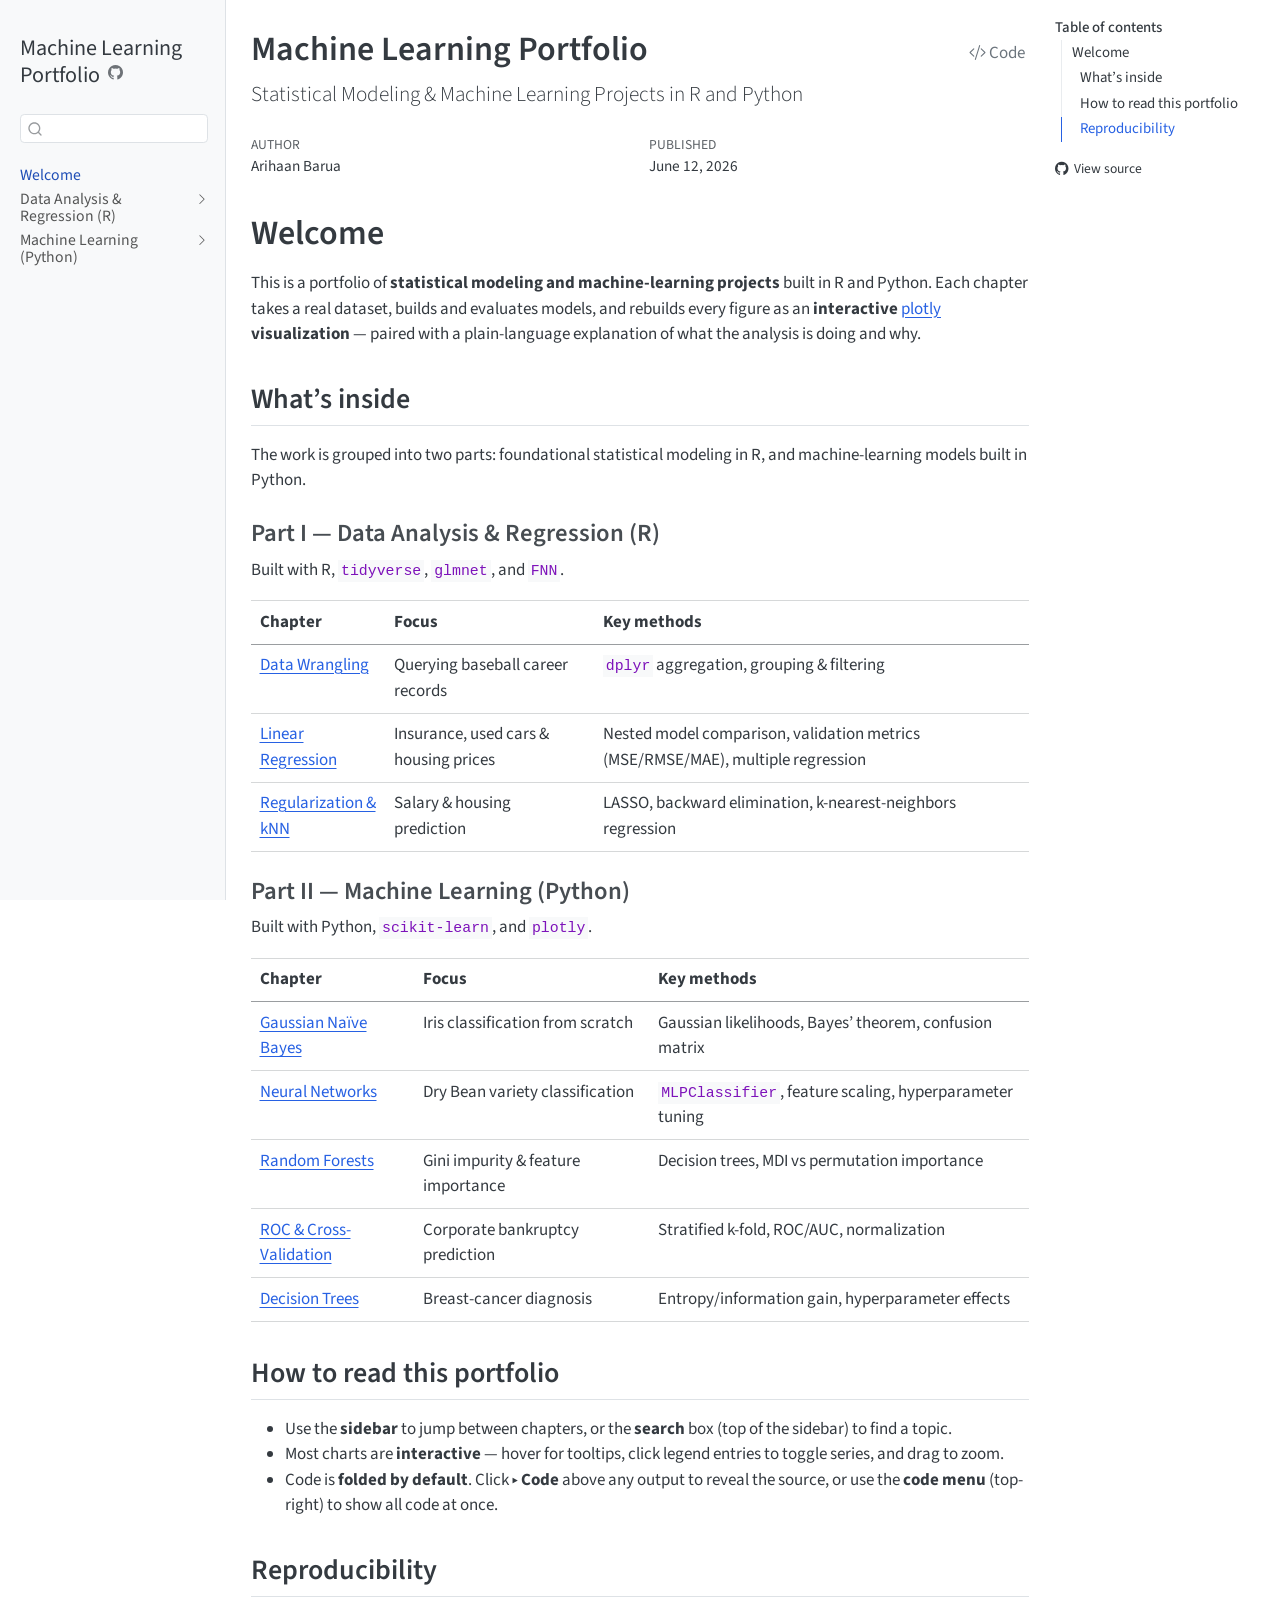
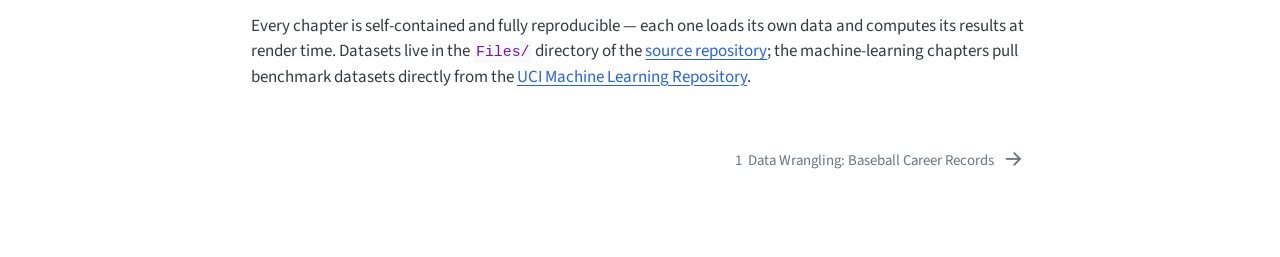
<file: index.html>
<!DOCTYPE html>
<html xmlns="http://www.w3.org/1999/xhtml" lang="en" xml:lang="en"><head>

<meta charset="utf-8">
<meta name="generator" content="quarto-1.7.32">

<meta name="viewport" content="width=device-width, initial-scale=1.0, user-scalable=yes">

<meta name="author" content="Arihaan Barua">
<meta name="dcterms.date" content="2026-06-12">

<title>Machine Learning Portfolio</title>
<style>
code{white-space: pre-wrap;}
span.smallcaps{font-variant: small-caps;}
div.columns{display: flex; gap: min(4vw, 1.5em);}
div.column{flex: auto; overflow-x: auto;}
div.hanging-indent{margin-left: 1.5em; text-indent: -1.5em;}
ul.task-list{list-style: none;}
ul.task-list li input[type="checkbox"] {
  width: 0.8em;
  margin: 0 0.8em 0.2em -1em; /* quarto-specific, see https://github.com/quarto-dev/quarto-cli/issues/4556 */ 
  vertical-align: middle;
}
/* CSS for syntax highlighting */
html { -webkit-text-size-adjust: 100%; }
pre > code.sourceCode { white-space: pre; position: relative; }
pre > code.sourceCode > span { display: inline-block; line-height: 1.25; }
pre > code.sourceCode > span:empty { height: 1.2em; }
.sourceCode { overflow: visible; }
code.sourceCode > span { color: inherit; text-decoration: inherit; }
div.sourceCode { margin: 1em 0; }
pre.sourceCode { margin: 0; }
@media screen {
div.sourceCode { overflow: auto; }
}
@media print {
pre > code.sourceCode { white-space: pre-wrap; }
pre > code.sourceCode > span { text-indent: -5em; padding-left: 5em; }
}
pre.numberSource code
  { counter-reset: source-line 0; }
pre.numberSource code > span
  { position: relative; left: -4em; counter-increment: source-line; }
pre.numberSource code > span > a:first-child::before
  { content: counter(source-line);
    position: relative; left: -1em; text-align: right; vertical-align: baseline;
    border: none; display: inline-block;
    -webkit-touch-callout: none; -webkit-user-select: none;
    -khtml-user-select: none; -moz-user-select: none;
    -ms-user-select: none; user-select: none;
    padding: 0 4px; width: 4em;
  }
pre.numberSource { margin-left: 3em;  padding-left: 4px; }
div.sourceCode
  {   }
@media screen {
pre > code.sourceCode > span > a:first-child::before { text-decoration: underline; }
}
</style>


<script src="site_libs/quarto-nav/quarto-nav.js"></script>
<script src="site_libs/quarto-nav/headroom.min.js"></script>
<script src="site_libs/clipboard/clipboard.min.js"></script>
<script src="site_libs/quarto-search/autocomplete.umd.js"></script>
<script src="site_libs/quarto-search/fuse.min.js"></script>
<script src="site_libs/quarto-search/quarto-search.js"></script>
<meta name="quarto:offset" content="./">
<link href="./chapters/01-data-wrangling.html" rel="next">
<script src="site_libs/quarto-html/quarto.js" type="module"></script>
<script src="site_libs/quarto-html/tabsets/tabsets.js" type="module"></script>
<script src="site_libs/quarto-html/popper.min.js"></script>
<script src="site_libs/quarto-html/tippy.umd.min.js"></script>
<script src="site_libs/quarto-html/anchor.min.js"></script>
<link href="site_libs/quarto-html/tippy.css" rel="stylesheet">
<link href="site_libs/quarto-html/quarto-syntax-highlighting-37eea08aefeeee20ff55810ff984fec1.css" rel="stylesheet" id="quarto-text-highlighting-styles">
<script src="site_libs/bootstrap/bootstrap.min.js"></script>
<link href="site_libs/bootstrap/bootstrap-icons.css" rel="stylesheet">
<link href="site_libs/bootstrap/bootstrap-7c182df944cab68895208bd4b7024654.min.css" rel="stylesheet" append-hash="true" id="quarto-bootstrap" data-mode="light">
<script id="quarto-search-options" type="application/json">{
  "location": "sidebar",
  "copy-button": false,
  "collapse-after": 3,
  "panel-placement": "start",
  "type": "textbox",
  "limit": 50,
  "keyboard-shortcut": [
    "f",
    "/",
    "s"
  ],
  "show-item-context": false,
  "language": {
    "search-no-results-text": "No results",
    "search-matching-documents-text": "matching documents",
    "search-copy-link-title": "Copy link to search",
    "search-hide-matches-text": "Hide additional matches",
    "search-more-match-text": "more match in this document",
    "search-more-matches-text": "more matches in this document",
    "search-clear-button-title": "Clear",
    "search-text-placeholder": "",
    "search-detached-cancel-button-title": "Cancel",
    "search-submit-button-title": "Submit",
    "search-label": "Search"
  }
}</script>


</head>

<body class="nav-sidebar docked quarto-light">

<div id="quarto-search-results"></div>
  <header id="quarto-header" class="headroom fixed-top">
  <nav class="quarto-secondary-nav">
    <div class="container-fluid d-flex">
      <button type="button" class="quarto-btn-toggle btn" data-bs-toggle="collapse" role="button" data-bs-target=".quarto-sidebar-collapse-item" aria-controls="quarto-sidebar" aria-expanded="false" aria-label="Toggle sidebar navigation" onclick="if (window.quartoToggleHeadroom) { window.quartoToggleHeadroom(); }">
        <i class="bi bi-layout-text-sidebar-reverse"></i>
      </button>
        <nav class="quarto-page-breadcrumbs" aria-label="breadcrumb"><ol class="breadcrumb"><li class="breadcrumb-item"><a href="./index.html">Welcome</a></li></ol></nav>
        <a class="flex-grow-1" role="navigation" data-bs-toggle="collapse" data-bs-target=".quarto-sidebar-collapse-item" aria-controls="quarto-sidebar" aria-expanded="false" aria-label="Toggle sidebar navigation" onclick="if (window.quartoToggleHeadroom) { window.quartoToggleHeadroom(); }">      
        </a>
      <button type="button" class="btn quarto-search-button" aria-label="Search" onclick="window.quartoOpenSearch();">
        <i class="bi bi-search"></i>
      </button>
    </div>
  </nav>
</header>
<!-- content -->
<div id="quarto-content" class="quarto-container page-columns page-rows-contents page-layout-article">
<!-- sidebar -->
  <nav id="quarto-sidebar" class="sidebar collapse collapse-horizontal quarto-sidebar-collapse-item sidebar-navigation docked overflow-auto">
    <div class="pt-lg-2 mt-2 text-left sidebar-header">
    <div class="sidebar-title mb-0 py-0">
      <a href="./">Machine Learning Portfolio</a> 
        <div class="sidebar-tools-main">
    <a href="https://github.com/arihaanbarua/machine-learning-portfolio" title="Source Code" class="quarto-navigation-tool px-1" aria-label="Source Code"><i class="bi bi-github"></i></a>
</div>
    </div>
      </div>
        <div class="mt-2 flex-shrink-0 align-items-center">
        <div class="sidebar-search">
        <div id="quarto-search" class="" title="Search"></div>
        </div>
        </div>
    <div class="sidebar-menu-container"> 
    <ul class="list-unstyled mt-1">
        <li class="sidebar-item">
  <div class="sidebar-item-container"> 
  <a href="./index.html" class="sidebar-item-text sidebar-link active">
 <span class="menu-text">Welcome</span></a>
  </div>
</li>
        <li class="sidebar-item sidebar-item-section">
      <div class="sidebar-item-container"> 
            <a class="sidebar-item-text sidebar-link text-start collapsed" data-bs-toggle="collapse" data-bs-target="#quarto-sidebar-section-1" role="navigation" aria-expanded="false">
 <span class="menu-text">Data Analysis &amp; Regression (R)</span></a>
          <a class="sidebar-item-toggle text-start collapsed" data-bs-toggle="collapse" data-bs-target="#quarto-sidebar-section-1" role="navigation" aria-expanded="false" aria-label="Toggle section">
            <i class="bi bi-chevron-right ms-2"></i>
          </a> 
      </div>
      <ul id="quarto-sidebar-section-1" class="collapse list-unstyled sidebar-section depth1 ">  
          <li class="sidebar-item">
  <div class="sidebar-item-container"> 
  <a href="./chapters/01-data-wrangling.html" class="sidebar-item-text sidebar-link">
 <span class="menu-text"><span class="chapter-number">1</span>&nbsp; <span class="chapter-title">Data Wrangling: Baseball Career Records</span></span></a>
  </div>
</li>
          <li class="sidebar-item">
  <div class="sidebar-item-container"> 
  <a href="./chapters/02-linear-regression.html" class="sidebar-item-text sidebar-link">
 <span class="menu-text"><span class="chapter-number">2</span>&nbsp; <span class="chapter-title">Linear Regression &amp; Model Selection</span></span></a>
  </div>
</li>
          <li class="sidebar-item">
  <div class="sidebar-item-container"> 
  <a href="./chapters/03-regularization-knn.html" class="sidebar-item-text sidebar-link">
 <span class="menu-text"><span class="chapter-number">3</span>&nbsp; <span class="chapter-title">Regularization &amp; k-Nearest Neighbors</span></span></a>
  </div>
</li>
      </ul>
  </li>
        <li class="sidebar-item sidebar-item-section">
      <div class="sidebar-item-container"> 
            <a class="sidebar-item-text sidebar-link text-start collapsed" data-bs-toggle="collapse" data-bs-target="#quarto-sidebar-section-2" role="navigation" aria-expanded="false">
 <span class="menu-text">Machine Learning (Python)</span></a>
          <a class="sidebar-item-toggle text-start collapsed" data-bs-toggle="collapse" data-bs-target="#quarto-sidebar-section-2" role="navigation" aria-expanded="false" aria-label="Toggle section">
            <i class="bi bi-chevron-right ms-2"></i>
          </a> 
      </div>
      <ul id="quarto-sidebar-section-2" class="collapse list-unstyled sidebar-section depth1 ">  
          <li class="sidebar-item">
  <div class="sidebar-item-container"> 
  <a href="./chapters/04-naive-bayes.html" class="sidebar-item-text sidebar-link">
 <span class="menu-text"><span class="chapter-number">4</span>&nbsp; <span class="chapter-title">Gaussian Naïve Bayes</span></span></a>
  </div>
</li>
          <li class="sidebar-item">
  <div class="sidebar-item-container"> 
  <a href="./chapters/05-neural-network.html" class="sidebar-item-text sidebar-link">
 <span class="menu-text"><span class="chapter-number">5</span>&nbsp; <span class="chapter-title">Neural Networks: Bean Variety Classification</span></span></a>
  </div>
</li>
          <li class="sidebar-item">
  <div class="sidebar-item-container"> 
  <a href="./chapters/06-random-forest.html" class="sidebar-item-text sidebar-link">
 <span class="menu-text"><span class="chapter-number">6</span>&nbsp; <span class="chapter-title">Random Forests &amp; Feature Importance</span></span></a>
  </div>
</li>
          <li class="sidebar-item">
  <div class="sidebar-item-container"> 
  <a href="./chapters/07-roc-kfold.html" class="sidebar-item-text sidebar-link">
 <span class="menu-text"><span class="chapter-number">7</span>&nbsp; <span class="chapter-title">ROC Curves &amp; Cross-Validation</span></span></a>
  </div>
</li>
          <li class="sidebar-item">
  <div class="sidebar-item-container"> 
  <a href="./chapters/08-decision-trees.html" class="sidebar-item-text sidebar-link">
 <span class="menu-text"><span class="chapter-number">8</span>&nbsp; <span class="chapter-title">Decision Trees: Medical Diagnosis</span></span></a>
  </div>
</li>
      </ul>
  </li>
    </ul>
    </div>
</nav>
<div id="quarto-sidebar-glass" class="quarto-sidebar-collapse-item" data-bs-toggle="collapse" data-bs-target=".quarto-sidebar-collapse-item"></div>
<!-- margin-sidebar -->
    <div id="quarto-margin-sidebar" class="sidebar margin-sidebar">
        <nav id="TOC" role="doc-toc" class="toc-active">
    <h2 id="toc-title">Table of contents</h2>
   
  <ul>
  <li><a href="#welcome" id="toc-welcome" class="nav-link active" data-scroll-target="#welcome">Welcome</a>
  <ul class="collapse">
  <li><a href="#whats-inside" id="toc-whats-inside" class="nav-link" data-scroll-target="#whats-inside">What’s inside</a>
  <ul class="collapse">
  <li><a href="#part-i-data-analysis-regression-r" id="toc-part-i-data-analysis-regression-r" class="nav-link" data-scroll-target="#part-i-data-analysis-regression-r">Part I — Data Analysis &amp; Regression (R)</a></li>
  <li><a href="#part-ii-machine-learning-python" id="toc-part-ii-machine-learning-python" class="nav-link" data-scroll-target="#part-ii-machine-learning-python">Part II — Machine Learning (Python)</a></li>
  </ul></li>
  <li><a href="#how-to-read-this-portfolio" id="toc-how-to-read-this-portfolio" class="nav-link" data-scroll-target="#how-to-read-this-portfolio">How to read this portfolio</a></li>
  <li><a href="#reproducibility" id="toc-reproducibility" class="nav-link" data-scroll-target="#reproducibility">Reproducibility</a></li>
  </ul></li>
  </ul>
<div class="toc-actions"><ul><li><a href="https://github.com/arihaanbarua/machine-learning-portfolio/blob/main/index.qmd" class="toc-action"><i class="bi bi-github"></i>View source</a></li></ul></div></nav>
    </div>
<!-- main -->
<main class="content" id="quarto-document-content">

<header id="title-block-header" class="quarto-title-block default">
<div class="quarto-title">
<div class="quarto-title-block"><div><h1 class="title">Machine Learning Portfolio</h1><button type="button" class="btn code-tools-button" id="quarto-code-tools-source"><i class="bi"></i> Code</button></div></div>
<p class="subtitle lead">Statistical Modeling &amp; Machine Learning Projects in R and Python</p>
</div>



<div class="quarto-title-meta">

    <div>
    <div class="quarto-title-meta-heading">Author</div>
    <div class="quarto-title-meta-contents">
             <p>Arihaan Barua </p>
          </div>
  </div>
    
    <div>
    <div class="quarto-title-meta-heading">Published</div>
    <div class="quarto-title-meta-contents">
      <p class="date">June 12, 2026</p>
    </div>
  </div>
  
    
  </div>
  


</header>


<section id="welcome" class="level1 unnumbered">
<h1 class="unnumbered">Welcome</h1>
<p>This is a portfolio of <strong>statistical modeling and machine-learning projects</strong> built in R and Python. Each chapter takes a real dataset, builds and evaluates models, and rebuilds every figure as an <strong>interactive <a href="https://plotly.com/">plotly</a> visualization</strong> — paired with a plain-language explanation of what the analysis is doing and why.</p>
<section id="whats-inside" class="level2">
<h2 class="anchored" data-anchor-id="whats-inside">What’s inside</h2>
<p>The work is grouped into two parts: foundational statistical modeling in R, and machine-learning models built in Python.</p>
<section id="part-i-data-analysis-regression-r" class="level3">
<h3 class="anchored" data-anchor-id="part-i-data-analysis-regression-r">Part I — Data Analysis &amp; Regression (R)</h3>
<p>Built with R, <code>tidyverse</code>, <code>glmnet</code>, and <code>FNN</code>.</p>
<table class="caption-top table">
<thead>
<tr class="header">
<th>Chapter</th>
<th>Focus</th>
<th>Key methods</th>
</tr>
</thead>
<tbody>
<tr class="odd">
<td><a href="./chapters/01-data-wrangling.html">Data Wrangling</a></td>
<td>Querying baseball career records</td>
<td><code>dplyr</code> aggregation, grouping &amp; filtering</td>
</tr>
<tr class="even">
<td><a href="./chapters/02-linear-regression.html">Linear Regression</a></td>
<td>Insurance, used cars &amp; housing prices</td>
<td>Nested model comparison, validation metrics (MSE/RMSE/MAE), multiple regression</td>
</tr>
<tr class="odd">
<td><a href="./chapters/03-regularization-knn.html">Regularization &amp; kNN</a></td>
<td>Salary &amp; housing prediction</td>
<td>LASSO, backward elimination, k-nearest-neighbors regression</td>
</tr>
</tbody>
</table>
</section>
<section id="part-ii-machine-learning-python" class="level3">
<h3 class="anchored" data-anchor-id="part-ii-machine-learning-python">Part II — Machine Learning (Python)</h3>
<p>Built with Python, <code>scikit-learn</code>, and <code>plotly</code>.</p>
<table class="caption-top table">
<thead>
<tr class="header">
<th>Chapter</th>
<th>Focus</th>
<th>Key methods</th>
</tr>
</thead>
<tbody>
<tr class="odd">
<td><a href="./chapters/04-naive-bayes.html">Gaussian Naïve Bayes</a></td>
<td>Iris classification from scratch</td>
<td>Gaussian likelihoods, Bayes’ theorem, confusion matrix</td>
</tr>
<tr class="even">
<td><a href="./chapters/05-neural-network.html">Neural Networks</a></td>
<td>Dry Bean variety classification</td>
<td><code>MLPClassifier</code>, feature scaling, hyperparameter tuning</td>
</tr>
<tr class="odd">
<td><a href="./chapters/06-random-forest.html">Random Forests</a></td>
<td>Gini impurity &amp; feature importance</td>
<td>Decision trees, MDI vs permutation importance</td>
</tr>
<tr class="even">
<td><a href="./chapters/07-roc-kfold.html">ROC &amp; Cross-Validation</a></td>
<td>Corporate bankruptcy prediction</td>
<td>Stratified k-fold, ROC/AUC, normalization</td>
</tr>
<tr class="odd">
<td><a href="./chapters/08-decision-trees.html">Decision Trees</a></td>
<td>Breast-cancer diagnosis</td>
<td>Entropy/information gain, hyperparameter effects</td>
</tr>
</tbody>
</table>
</section>
</section>
<section id="how-to-read-this-portfolio" class="level2">
<h2 class="anchored" data-anchor-id="how-to-read-this-portfolio">How to read this portfolio</h2>
<ul>
<li>Use the <strong>sidebar</strong> to jump between chapters, or the <strong>search</strong> box (top of the sidebar) to find a topic.</li>
<li>Most charts are <strong>interactive</strong> — hover for tooltips, click legend entries to toggle series, and drag to zoom.</li>
<li>Code is <strong>folded by default</strong>. Click <strong>▸ Code</strong> above any output to reveal the source, or use the <strong>code menu</strong> (top-right) to show all code at once.</li>
</ul>
</section>
<section id="reproducibility" class="level2">
<h2 class="anchored" data-anchor-id="reproducibility">Reproducibility</h2>
<p>Every chapter is self-contained and fully reproducible — each one loads its own data and computes its results at render time. Datasets live in the <code>Files/</code> directory of the <a href="https://github.com/arihaanbarua/machine-learning-portfolio">source repository</a>; the machine-learning chapters pull benchmark datasets directly from the <a href="https://archive.ics.uci.edu/">UCI Machine Learning Repository</a>.</p>


<!-- -->

</section>
</section>

</main> <!-- /main -->
<script id="quarto-html-after-body" type="application/javascript">
  window.document.addEventListener("DOMContentLoaded", function (event) {
    const icon = "";
    const anchorJS = new window.AnchorJS();
    anchorJS.options = {
      placement: 'right',
      icon: icon
    };
    anchorJS.add('.anchored');
    const isCodeAnnotation = (el) => {
      for (const clz of el.classList) {
        if (clz.startsWith('code-annotation-')) {                     
          return true;
        }
      }
      return false;
    }
    const onCopySuccess = function(e) {
      // button target
      const button = e.trigger;
      // don't keep focus
      button.blur();
      // flash "checked"
      button.classList.add('code-copy-button-checked');
      var currentTitle = button.getAttribute("title");
      button.setAttribute("title", "Copied!");
      let tooltip;
      if (window.bootstrap) {
        button.setAttribute("data-bs-toggle", "tooltip");
        button.setAttribute("data-bs-placement", "left");
        button.setAttribute("data-bs-title", "Copied!");
        tooltip = new bootstrap.Tooltip(button, 
          { trigger: "manual", 
            customClass: "code-copy-button-tooltip",
            offset: [0, -8]});
        tooltip.show();    
      }
      setTimeout(function() {
        if (tooltip) {
          tooltip.hide();
          button.removeAttribute("data-bs-title");
          button.removeAttribute("data-bs-toggle");
          button.removeAttribute("data-bs-placement");
        }
        button.setAttribute("title", currentTitle);
        button.classList.remove('code-copy-button-checked');
      }, 1000);
      // clear code selection
      e.clearSelection();
    }
    const getTextToCopy = function(trigger) {
        const codeEl = trigger.previousElementSibling.cloneNode(true);
        for (const childEl of codeEl.children) {
          if (isCodeAnnotation(childEl)) {
            childEl.remove();
          }
        }
        return codeEl.innerText;
    }
    const clipboard = new window.ClipboardJS('.code-copy-button:not([data-in-quarto-modal])', {
      text: getTextToCopy
    });
    clipboard.on('success', onCopySuccess);
    if (window.document.getElementById('quarto-embedded-source-code-modal')) {
      const clipboardModal = new window.ClipboardJS('.code-copy-button[data-in-quarto-modal]', {
        text: getTextToCopy,
        container: window.document.getElementById('quarto-embedded-source-code-modal')
      });
      clipboardModal.on('success', onCopySuccess);
    }
    const viewSource = window.document.getElementById('quarto-view-source') ||
                       window.document.getElementById('quarto-code-tools-source');
    if (viewSource) {
      const sourceUrl = viewSource.getAttribute("data-quarto-source-url");
      viewSource.addEventListener("click", function(e) {
        if (sourceUrl) {
          // rstudio viewer pane
          if (/\bcapabilities=\b/.test(window.location)) {
            window.open(sourceUrl);
          } else {
            window.location.href = sourceUrl;
          }
        } else {
          const modal = new bootstrap.Modal(document.getElementById('quarto-embedded-source-code-modal'));
          modal.show();
        }
        return false;
      });
    }
    function toggleCodeHandler(show) {
      return function(e) {
        const detailsSrc = window.document.querySelectorAll(".cell > details > .sourceCode");
        for (let i=0; i<detailsSrc.length; i++) {
          const details = detailsSrc[i].parentElement;
          if (show) {
            details.open = true;
          } else {
            details.removeAttribute("open");
          }
        }
        const cellCodeDivs = window.document.querySelectorAll(".cell > .sourceCode");
        const fromCls = show ? "hidden" : "unhidden";
        const toCls = show ? "unhidden" : "hidden";
        for (let i=0; i<cellCodeDivs.length; i++) {
          const codeDiv = cellCodeDivs[i];
          if (codeDiv.classList.contains(fromCls)) {
            codeDiv.classList.remove(fromCls);
            codeDiv.classList.add(toCls);
          } 
        }
        return false;
      }
    }
    const hideAllCode = window.document.getElementById("quarto-hide-all-code");
    if (hideAllCode) {
      hideAllCode.addEventListener("click", toggleCodeHandler(false));
    }
    const showAllCode = window.document.getElementById("quarto-show-all-code");
    if (showAllCode) {
      showAllCode.addEventListener("click", toggleCodeHandler(true));
    }
      var localhostRegex = new RegExp(/^(?:http|https):\/\/localhost\:?[0-9]*\//);
      var mailtoRegex = new RegExp(/^mailto:/);
        var filterRegex = new RegExp("https:\/\/arihaanbarua\.github\.io\/machine-learning-portfolio\/");
      var isInternal = (href) => {
          return filterRegex.test(href) || localhostRegex.test(href) || mailtoRegex.test(href);
      }
      // Inspect non-navigation links and adorn them if external
     var links = window.document.querySelectorAll('a[href]:not(.nav-link):not(.navbar-brand):not(.toc-action):not(.sidebar-link):not(.sidebar-item-toggle):not(.pagination-link):not(.no-external):not([aria-hidden]):not(.dropdown-item):not(.quarto-navigation-tool):not(.about-link)');
      for (var i=0; i<links.length; i++) {
        const link = links[i];
        if (!isInternal(link.href)) {
          // undo the damage that might have been done by quarto-nav.js in the case of
          // links that we want to consider external
          if (link.dataset.originalHref !== undefined) {
            link.href = link.dataset.originalHref;
          }
        }
      }
    function tippyHover(el, contentFn, onTriggerFn, onUntriggerFn) {
      const config = {
        allowHTML: true,
        maxWidth: 500,
        delay: 100,
        arrow: false,
        appendTo: function(el) {
            return el.parentElement;
        },
        interactive: true,
        interactiveBorder: 10,
        theme: 'quarto',
        placement: 'bottom-start',
      };
      if (contentFn) {
        config.content = contentFn;
      }
      if (onTriggerFn) {
        config.onTrigger = onTriggerFn;
      }
      if (onUntriggerFn) {
        config.onUntrigger = onUntriggerFn;
      }
      window.tippy(el, config); 
    }
    const noterefs = window.document.querySelectorAll('a[role="doc-noteref"]');
    for (var i=0; i<noterefs.length; i++) {
      const ref = noterefs[i];
      tippyHover(ref, function() {
        // use id or data attribute instead here
        let href = ref.getAttribute('data-footnote-href') || ref.getAttribute('href');
        try { href = new URL(href).hash; } catch {}
        const id = href.replace(/^#\/?/, "");
        const note = window.document.getElementById(id);
        if (note) {
          return note.innerHTML;
        } else {
          return "";
        }
      });
    }
    const xrefs = window.document.querySelectorAll('a.quarto-xref');
    const processXRef = (id, note) => {
      // Strip column container classes
      const stripColumnClz = (el) => {
        el.classList.remove("page-full", "page-columns");
        if (el.children) {
          for (const child of el.children) {
            stripColumnClz(child);
          }
        }
      }
      stripColumnClz(note)
      if (id === null || id.startsWith('sec-')) {
        // Special case sections, only their first couple elements
        const container = document.createElement("div");
        if (note.children && note.children.length > 2) {
          container.appendChild(note.children[0].cloneNode(true));
          for (let i = 1; i < note.children.length; i++) {
            const child = note.children[i];
            if (child.tagName === "P" && child.innerText === "") {
              continue;
            } else {
              container.appendChild(child.cloneNode(true));
              break;
            }
          }
          if (window.Quarto?.typesetMath) {
            window.Quarto.typesetMath(container);
          }
          return container.innerHTML
        } else {
          if (window.Quarto?.typesetMath) {
            window.Quarto.typesetMath(note);
          }
          return note.innerHTML;
        }
      } else {
        // Remove any anchor links if they are present
        const anchorLink = note.querySelector('a.anchorjs-link');
        if (anchorLink) {
          anchorLink.remove();
        }
        if (window.Quarto?.typesetMath) {
          window.Quarto.typesetMath(note);
        }
        if (note.classList.contains("callout")) {
          return note.outerHTML;
        } else {
          return note.innerHTML;
        }
      }
    }
    for (var i=0; i<xrefs.length; i++) {
      const xref = xrefs[i];
      tippyHover(xref, undefined, function(instance) {
        instance.disable();
        let url = xref.getAttribute('href');
        let hash = undefined; 
        if (url.startsWith('#')) {
          hash = url;
        } else {
          try { hash = new URL(url).hash; } catch {}
        }
        if (hash) {
          const id = hash.replace(/^#\/?/, "");
          const note = window.document.getElementById(id);
          if (note !== null) {
            try {
              const html = processXRef(id, note.cloneNode(true));
              instance.setContent(html);
            } finally {
              instance.enable();
              instance.show();
            }
          } else {
            // See if we can fetch this
            fetch(url.split('#')[0])
            .then(res => res.text())
            .then(html => {
              const parser = new DOMParser();
              const htmlDoc = parser.parseFromString(html, "text/html");
              const note = htmlDoc.getElementById(id);
              if (note !== null) {
                const html = processXRef(id, note);
                instance.setContent(html);
              } 
            }).finally(() => {
              instance.enable();
              instance.show();
            });
          }
        } else {
          // See if we can fetch a full url (with no hash to target)
          // This is a special case and we should probably do some content thinning / targeting
          fetch(url)
          .then(res => res.text())
          .then(html => {
            const parser = new DOMParser();
            const htmlDoc = parser.parseFromString(html, "text/html");
            const note = htmlDoc.querySelector('main.content');
            if (note !== null) {
              // This should only happen for chapter cross references
              // (since there is no id in the URL)
              // remove the first header
              if (note.children.length > 0 && note.children[0].tagName === "HEADER") {
                note.children[0].remove();
              }
              const html = processXRef(null, note);
              instance.setContent(html);
            } 
          }).finally(() => {
            instance.enable();
            instance.show();
          });
        }
      }, function(instance) {
      });
    }
        let selectedAnnoteEl;
        const selectorForAnnotation = ( cell, annotation) => {
          let cellAttr = 'data-code-cell="' + cell + '"';
          let lineAttr = 'data-code-annotation="' +  annotation + '"';
          const selector = 'span[' + cellAttr + '][' + lineAttr + ']';
          return selector;
        }
        const selectCodeLines = (annoteEl) => {
          const doc = window.document;
          const targetCell = annoteEl.getAttribute("data-target-cell");
          const targetAnnotation = annoteEl.getAttribute("data-target-annotation");
          const annoteSpan = window.document.querySelector(selectorForAnnotation(targetCell, targetAnnotation));
          const lines = annoteSpan.getAttribute("data-code-lines").split(",");
          const lineIds = lines.map((line) => {
            return targetCell + "-" + line;
          })
          let top = null;
          let height = null;
          let parent = null;
          if (lineIds.length > 0) {
              //compute the position of the single el (top and bottom and make a div)
              const el = window.document.getElementById(lineIds[0]);
              top = el.offsetTop;
              height = el.offsetHeight;
              parent = el.parentElement.parentElement;
            if (lineIds.length > 1) {
              const lastEl = window.document.getElementById(lineIds[lineIds.length - 1]);
              const bottom = lastEl.offsetTop + lastEl.offsetHeight;
              height = bottom - top;
            }
            if (top !== null && height !== null && parent !== null) {
              // cook up a div (if necessary) and position it 
              let div = window.document.getElementById("code-annotation-line-highlight");
              if (div === null) {
                div = window.document.createElement("div");
                div.setAttribute("id", "code-annotation-line-highlight");
                div.style.position = 'absolute';
                parent.appendChild(div);
              }
              div.style.top = top - 2 + "px";
              div.style.height = height + 4 + "px";
              div.style.left = 0;
              let gutterDiv = window.document.getElementById("code-annotation-line-highlight-gutter");
              if (gutterDiv === null) {
                gutterDiv = window.document.createElement("div");
                gutterDiv.setAttribute("id", "code-annotation-line-highlight-gutter");
                gutterDiv.style.position = 'absolute';
                const codeCell = window.document.getElementById(targetCell);
                const gutter = codeCell.querySelector('.code-annotation-gutter');
                gutter.appendChild(gutterDiv);
              }
              gutterDiv.style.top = top - 2 + "px";
              gutterDiv.style.height = height + 4 + "px";
            }
            selectedAnnoteEl = annoteEl;
          }
        };
        const unselectCodeLines = () => {
          const elementsIds = ["code-annotation-line-highlight", "code-annotation-line-highlight-gutter"];
          elementsIds.forEach((elId) => {
            const div = window.document.getElementById(elId);
            if (div) {
              div.remove();
            }
          });
          selectedAnnoteEl = undefined;
        };
          // Handle positioning of the toggle
      window.addEventListener(
        "resize",
        throttle(() => {
          elRect = undefined;
          if (selectedAnnoteEl) {
            selectCodeLines(selectedAnnoteEl);
          }
        }, 10)
      );
      function throttle(fn, ms) {
      let throttle = false;
      let timer;
        return (...args) => {
          if(!throttle) { // first call gets through
              fn.apply(this, args);
              throttle = true;
          } else { // all the others get throttled
              if(timer) clearTimeout(timer); // cancel #2
              timer = setTimeout(() => {
                fn.apply(this, args);
                timer = throttle = false;
              }, ms);
          }
        };
      }
        // Attach click handler to the DT
        const annoteDls = window.document.querySelectorAll('dt[data-target-cell]');
        for (const annoteDlNode of annoteDls) {
          annoteDlNode.addEventListener('click', (event) => {
            const clickedEl = event.target;
            if (clickedEl !== selectedAnnoteEl) {
              unselectCodeLines();
              const activeEl = window.document.querySelector('dt[data-target-cell].code-annotation-active');
              if (activeEl) {
                activeEl.classList.remove('code-annotation-active');
              }
              selectCodeLines(clickedEl);
              clickedEl.classList.add('code-annotation-active');
            } else {
              // Unselect the line
              unselectCodeLines();
              clickedEl.classList.remove('code-annotation-active');
            }
          });
        }
    const findCites = (el) => {
      const parentEl = el.parentElement;
      if (parentEl) {
        const cites = parentEl.dataset.cites;
        if (cites) {
          return {
            el,
            cites: cites.split(' ')
          };
        } else {
          return findCites(el.parentElement)
        }
      } else {
        return undefined;
      }
    };
    var bibliorefs = window.document.querySelectorAll('a[role="doc-biblioref"]');
    for (var i=0; i<bibliorefs.length; i++) {
      const ref = bibliorefs[i];
      const citeInfo = findCites(ref);
      if (citeInfo) {
        tippyHover(citeInfo.el, function() {
          var popup = window.document.createElement('div');
          citeInfo.cites.forEach(function(cite) {
            var citeDiv = window.document.createElement('div');
            citeDiv.classList.add('hanging-indent');
            citeDiv.classList.add('csl-entry');
            var biblioDiv = window.document.getElementById('ref-' + cite);
            if (biblioDiv) {
              citeDiv.innerHTML = biblioDiv.innerHTML;
            }
            popup.appendChild(citeDiv);
          });
          return popup.innerHTML;
        });
      }
    }
  });
  </script>
<nav class="page-navigation">
  <div class="nav-page nav-page-previous">
  </div>
  <div class="nav-page nav-page-next">
      <a href="./chapters/01-data-wrangling.html" class="pagination-link" aria-label="Data Wrangling: Baseball Career Records">
        <span class="nav-page-text"><span class="chapter-number">1</span>&nbsp; <span class="chapter-title">Data Wrangling: Baseball Career Records</span></span> <i class="bi bi-arrow-right-short"></i>
      </a>
  </div>
</nav><div class="modal fade" id="quarto-embedded-source-code-modal" tabindex="-1" aria-labelledby="quarto-embedded-source-code-modal-label" aria-hidden="true"><div class="modal-dialog modal-dialog-scrollable"><div class="modal-content"><div class="modal-header"><h5 class="modal-title" id="quarto-embedded-source-code-modal-label">Source Code</h5><button class="btn-close" data-bs-dismiss="modal"></button></div><div class="modal-body"><div class="">
<div class="sourceCode" id="cb1" data-shortcodes="false"><pre class="sourceCode markdown code-with-copy"><code class="sourceCode markdown"><span id="cb1-1"><a href="#cb1-1" aria-hidden="true" tabindex="-1"></a><span class="fu"># Welcome {.unnumbered}</span></span>
<span id="cb1-2"><a href="#cb1-2" aria-hidden="true" tabindex="-1"></a></span>
<span id="cb1-3"><a href="#cb1-3" aria-hidden="true" tabindex="-1"></a>This is a portfolio of **statistical modeling and machine-learning projects** built in R and Python. Each chapter takes a real dataset, builds and evaluates models, and rebuilds every figure as an **interactive [plotly](https://plotly.com/) visualization** — paired with a plain-language explanation of what the analysis is doing and why.</span>
<span id="cb1-4"><a href="#cb1-4" aria-hidden="true" tabindex="-1"></a></span>
<span id="cb1-5"><a href="#cb1-5" aria-hidden="true" tabindex="-1"></a><span class="fu">## What's inside</span></span>
<span id="cb1-6"><a href="#cb1-6" aria-hidden="true" tabindex="-1"></a></span>
<span id="cb1-7"><a href="#cb1-7" aria-hidden="true" tabindex="-1"></a>The work is grouped into two parts: foundational statistical modeling in R, and machine-learning models built in Python.</span>
<span id="cb1-8"><a href="#cb1-8" aria-hidden="true" tabindex="-1"></a></span>
<span id="cb1-9"><a href="#cb1-9" aria-hidden="true" tabindex="-1"></a><span class="fu">### Part I — Data Analysis &amp; Regression (R)</span></span>
<span id="cb1-10"><a href="#cb1-10" aria-hidden="true" tabindex="-1"></a></span>
<span id="cb1-11"><a href="#cb1-11" aria-hidden="true" tabindex="-1"></a>Built with R, <span class="in">`tidyverse`</span>, <span class="in">`glmnet`</span>, and <span class="in">`FNN`</span>.</span>
<span id="cb1-12"><a href="#cb1-12" aria-hidden="true" tabindex="-1"></a></span>
<span id="cb1-13"><a href="#cb1-13" aria-hidden="true" tabindex="-1"></a><span class="pp">|</span> Chapter <span class="pp">|</span> Focus <span class="pp">|</span> Key methods <span class="pp">|</span></span>
<span id="cb1-14"><a href="#cb1-14" aria-hidden="true" tabindex="-1"></a><span class="pp">|---|---|---|</span></span>
<span id="cb1-15"><a href="#cb1-15" aria-hidden="true" tabindex="-1"></a><span class="pp">|</span> <span class="co">[</span><span class="ot">Data Wrangling</span><span class="co">](chapters/01-data-wrangling.qmd)</span> <span class="pp">|</span> Querying baseball career records <span class="pp">|</span> <span class="in">`dplyr`</span> aggregation, grouping &amp; filtering <span class="pp">|</span></span>
<span id="cb1-16"><a href="#cb1-16" aria-hidden="true" tabindex="-1"></a><span class="pp">|</span> <span class="co">[</span><span class="ot">Linear Regression</span><span class="co">](chapters/02-linear-regression.qmd)</span> <span class="pp">|</span> Insurance, used cars &amp; housing prices <span class="pp">|</span> Nested model comparison, validation metrics (MSE/RMSE/MAE), multiple regression <span class="pp">|</span></span>
<span id="cb1-17"><a href="#cb1-17" aria-hidden="true" tabindex="-1"></a><span class="pp">|</span> <span class="co">[</span><span class="ot">Regularization &amp; kNN</span><span class="co">](chapters/03-regularization-knn.qmd)</span> <span class="pp">|</span> Salary &amp; housing prediction <span class="pp">|</span> LASSO, backward elimination, k-nearest-neighbors regression <span class="pp">|</span></span>
<span id="cb1-18"><a href="#cb1-18" aria-hidden="true" tabindex="-1"></a></span>
<span id="cb1-19"><a href="#cb1-19" aria-hidden="true" tabindex="-1"></a><span class="fu">### Part II — Machine Learning (Python)</span></span>
<span id="cb1-20"><a href="#cb1-20" aria-hidden="true" tabindex="-1"></a></span>
<span id="cb1-21"><a href="#cb1-21" aria-hidden="true" tabindex="-1"></a>Built with Python, <span class="in">`scikit-learn`</span>, and <span class="in">`plotly`</span>.</span>
<span id="cb1-22"><a href="#cb1-22" aria-hidden="true" tabindex="-1"></a></span>
<span id="cb1-23"><a href="#cb1-23" aria-hidden="true" tabindex="-1"></a><span class="pp">|</span> Chapter <span class="pp">|</span> Focus <span class="pp">|</span> Key methods <span class="pp">|</span></span>
<span id="cb1-24"><a href="#cb1-24" aria-hidden="true" tabindex="-1"></a><span class="pp">|---|---|---|</span></span>
<span id="cb1-25"><a href="#cb1-25" aria-hidden="true" tabindex="-1"></a><span class="pp">|</span> <span class="co">[</span><span class="ot">Gaussian Naïve Bayes</span><span class="co">](chapters/04-naive-bayes.qmd)</span> <span class="pp">|</span> Iris classification from scratch <span class="pp">|</span> Gaussian likelihoods, Bayes' theorem, confusion matrix <span class="pp">|</span></span>
<span id="cb1-26"><a href="#cb1-26" aria-hidden="true" tabindex="-1"></a><span class="pp">|</span> <span class="co">[</span><span class="ot">Neural Networks</span><span class="co">](chapters/05-neural-network.qmd)</span> <span class="pp">|</span> Dry Bean variety classification <span class="pp">|</span> <span class="in">`MLPClassifier`</span>, feature scaling, hyperparameter tuning <span class="pp">|</span></span>
<span id="cb1-27"><a href="#cb1-27" aria-hidden="true" tabindex="-1"></a><span class="pp">|</span> <span class="co">[</span><span class="ot">Random Forests</span><span class="co">](chapters/06-random-forest.qmd)</span> <span class="pp">|</span> Gini impurity &amp; feature importance <span class="pp">|</span> Decision trees, MDI vs permutation importance <span class="pp">|</span></span>
<span id="cb1-28"><a href="#cb1-28" aria-hidden="true" tabindex="-1"></a><span class="pp">|</span> <span class="co">[</span><span class="ot">ROC &amp; Cross-Validation</span><span class="co">](chapters/07-roc-kfold.qmd)</span> <span class="pp">|</span> Corporate bankruptcy prediction <span class="pp">|</span> Stratified k-fold, ROC/AUC, normalization <span class="pp">|</span></span>
<span id="cb1-29"><a href="#cb1-29" aria-hidden="true" tabindex="-1"></a><span class="pp">|</span> <span class="co">[</span><span class="ot">Decision Trees</span><span class="co">](chapters/08-decision-trees.qmd)</span> <span class="pp">|</span> Breast-cancer diagnosis <span class="pp">|</span> Entropy/information gain, hyperparameter effects <span class="pp">|</span></span>
<span id="cb1-30"><a href="#cb1-30" aria-hidden="true" tabindex="-1"></a></span>
<span id="cb1-31"><a href="#cb1-31" aria-hidden="true" tabindex="-1"></a><span class="fu">## How to read this portfolio</span></span>
<span id="cb1-32"><a href="#cb1-32" aria-hidden="true" tabindex="-1"></a></span>
<span id="cb1-33"><a href="#cb1-33" aria-hidden="true" tabindex="-1"></a><span class="ss">- </span>Use the **sidebar** to jump between chapters, or the **search** box (top of the sidebar) to find a topic.</span>
<span id="cb1-34"><a href="#cb1-34" aria-hidden="true" tabindex="-1"></a><span class="ss">- </span>Most charts are **interactive** — hover for tooltips, click legend entries to toggle series, and drag to zoom.</span>
<span id="cb1-35"><a href="#cb1-35" aria-hidden="true" tabindex="-1"></a><span class="ss">- </span>Code is **folded by default**. Click **▸ Code** above any output to reveal the source, or use the **code menu** (top-right) to show all code at once.</span>
<span id="cb1-36"><a href="#cb1-36" aria-hidden="true" tabindex="-1"></a></span>
<span id="cb1-37"><a href="#cb1-37" aria-hidden="true" tabindex="-1"></a><span class="fu">## Reproducibility</span></span>
<span id="cb1-38"><a href="#cb1-38" aria-hidden="true" tabindex="-1"></a></span>
<span id="cb1-39"><a href="#cb1-39" aria-hidden="true" tabindex="-1"></a>Every chapter is self-contained and fully reproducible — each one loads its own data and computes its results at render time. Datasets live in the <span class="in">`Files/`</span> directory of the <span class="co">[</span><span class="ot">source repository</span><span class="co">](https://github.com/arihaanbarua/machine-learning-portfolio)</span>; the machine-learning chapters pull benchmark datasets directly from the <span class="co">[</span><span class="ot">UCI Machine Learning Repository</span><span class="co">](https://archive.ics.uci.edu/)</span>.</span></code><button title="Copy to Clipboard" class="code-copy-button" data-in-quarto-modal=""><i class="bi"></i></button></pre></div>
</div></div></div></div></div>
</div> <!-- /content -->




<footer class="footer"><div class="nav-footer"><div class="nav-footer-center"><div class="toc-actions d-sm-block d-md-none"><ul><li><a href="https://github.com/arihaanbarua/machine-learning-portfolio/blob/main/index.qmd" class="toc-action"><i class="bi bi-github"></i>View source</a></li></ul></div></div></div></footer></body></html>
</file>
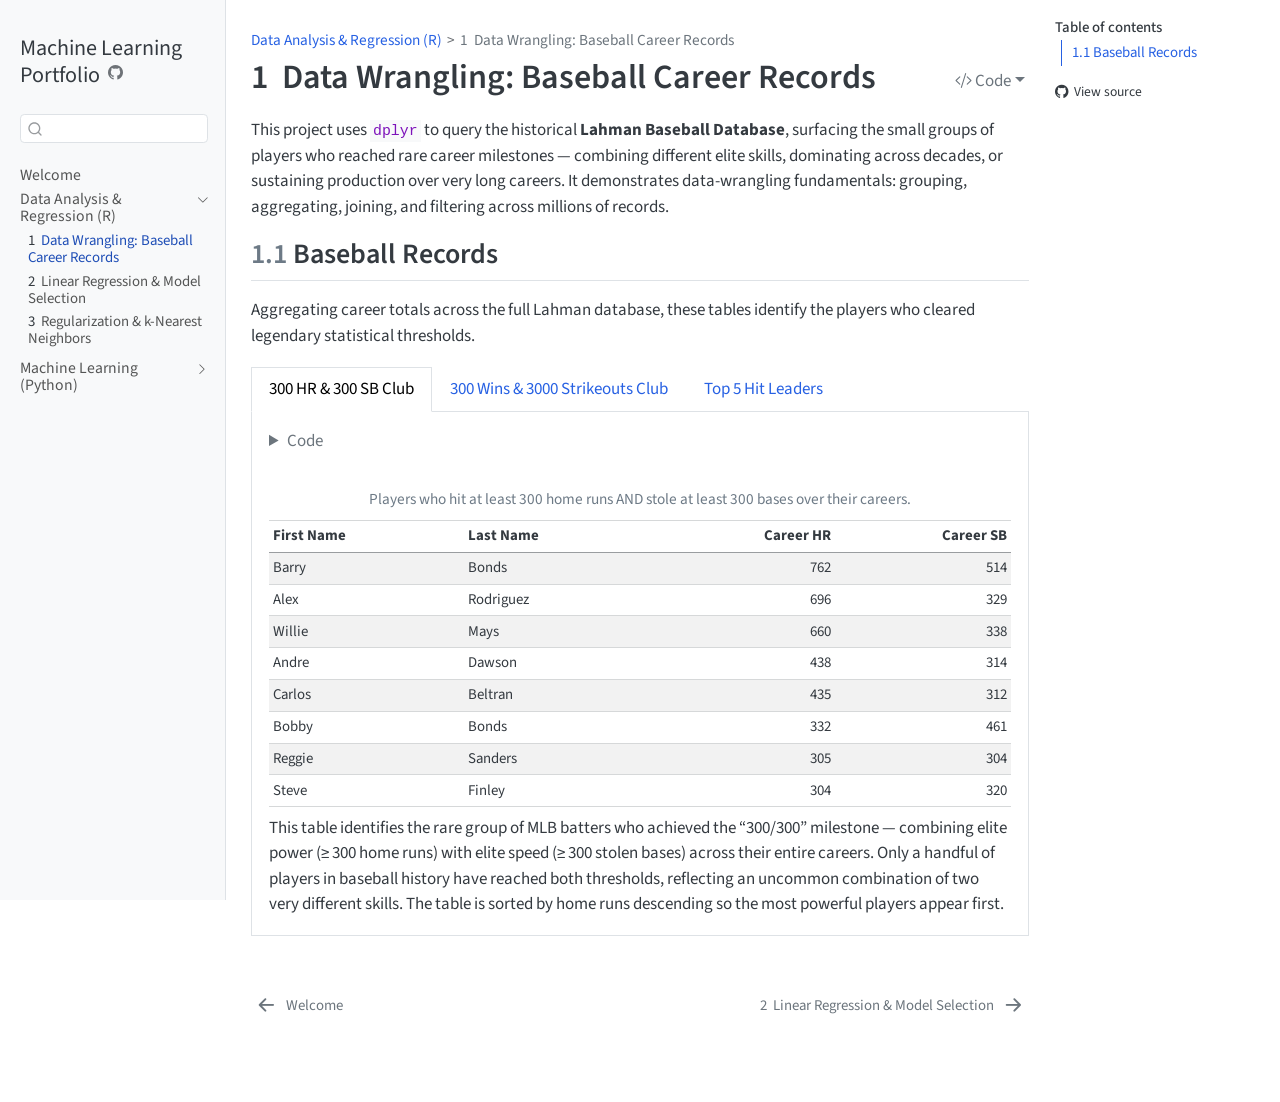
<file: chapters/01-data-wrangling.html>
<!DOCTYPE html>
<html xmlns="http://www.w3.org/1999/xhtml" lang="en" xml:lang="en"><head>

<meta charset="utf-8">
<meta name="generator" content="quarto-1.7.32">

<meta name="viewport" content="width=device-width, initial-scale=1.0, user-scalable=yes">


<title>1&nbsp; Data Wrangling: Baseball Career Records – Machine Learning Portfolio</title>
<style>
code{white-space: pre-wrap;}
span.smallcaps{font-variant: small-caps;}
div.columns{display: flex; gap: min(4vw, 1.5em);}
div.column{flex: auto; overflow-x: auto;}
div.hanging-indent{margin-left: 1.5em; text-indent: -1.5em;}
ul.task-list{list-style: none;}
ul.task-list li input[type="checkbox"] {
  width: 0.8em;
  margin: 0 0.8em 0.2em -1em; /* quarto-specific, see https://github.com/quarto-dev/quarto-cli/issues/4556 */ 
  vertical-align: middle;
}
/* CSS for syntax highlighting */
html { -webkit-text-size-adjust: 100%; }
pre > code.sourceCode { white-space: pre; position: relative; }
pre > code.sourceCode > span { display: inline-block; line-height: 1.25; }
pre > code.sourceCode > span:empty { height: 1.2em; }
.sourceCode { overflow: visible; }
code.sourceCode > span { color: inherit; text-decoration: inherit; }
div.sourceCode { margin: 1em 0; }
pre.sourceCode { margin: 0; }
@media screen {
div.sourceCode { overflow: auto; }
}
@media print {
pre > code.sourceCode { white-space: pre-wrap; }
pre > code.sourceCode > span { text-indent: -5em; padding-left: 5em; }
}
pre.numberSource code
  { counter-reset: source-line 0; }
pre.numberSource code > span
  { position: relative; left: -4em; counter-increment: source-line; }
pre.numberSource code > span > a:first-child::before
  { content: counter(source-line);
    position: relative; left: -1em; text-align: right; vertical-align: baseline;
    border: none; display: inline-block;
    -webkit-touch-callout: none; -webkit-user-select: none;
    -khtml-user-select: none; -moz-user-select: none;
    -ms-user-select: none; user-select: none;
    padding: 0 4px; width: 4em;
  }
pre.numberSource { margin-left: 3em;  padding-left: 4px; }
div.sourceCode
  {   }
@media screen {
pre > code.sourceCode > span > a:first-child::before { text-decoration: underline; }
}
</style>


<script src="../site_libs/quarto-nav/quarto-nav.js"></script>
<script src="../site_libs/quarto-nav/headroom.min.js"></script>
<script src="../site_libs/clipboard/clipboard.min.js"></script>
<script src="../site_libs/quarto-search/autocomplete.umd.js"></script>
<script src="../site_libs/quarto-search/fuse.min.js"></script>
<script src="../site_libs/quarto-search/quarto-search.js"></script>
<meta name="quarto:offset" content="../">
<link href="../chapters/02-linear-regression.html" rel="next">
<link href="../index.html" rel="prev">
<script src="../site_libs/quarto-html/quarto.js" type="module"></script>
<script src="../site_libs/quarto-html/tabsets/tabsets.js" type="module"></script>
<script src="../site_libs/quarto-html/popper.min.js"></script>
<script src="../site_libs/quarto-html/tippy.umd.min.js"></script>
<script src="../site_libs/quarto-html/anchor.min.js"></script>
<link href="../site_libs/quarto-html/tippy.css" rel="stylesheet">
<link href="../site_libs/quarto-html/quarto-syntax-highlighting-37eea08aefeeee20ff55810ff984fec1.css" rel="stylesheet" id="quarto-text-highlighting-styles">
<script src="../site_libs/bootstrap/bootstrap.min.js"></script>
<link href="../site_libs/bootstrap/bootstrap-icons.css" rel="stylesheet">
<link href="../site_libs/bootstrap/bootstrap-7c182df944cab68895208bd4b7024654.min.css" rel="stylesheet" append-hash="true" id="quarto-bootstrap" data-mode="light">
<script id="quarto-search-options" type="application/json">{
  "location": "sidebar",
  "copy-button": false,
  "collapse-after": 3,
  "panel-placement": "start",
  "type": "textbox",
  "limit": 50,
  "keyboard-shortcut": [
    "f",
    "/",
    "s"
  ],
  "show-item-context": false,
  "language": {
    "search-no-results-text": "No results",
    "search-matching-documents-text": "matching documents",
    "search-copy-link-title": "Copy link to search",
    "search-hide-matches-text": "Hide additional matches",
    "search-more-match-text": "more match in this document",
    "search-more-matches-text": "more matches in this document",
    "search-clear-button-title": "Clear",
    "search-text-placeholder": "",
    "search-detached-cancel-button-title": "Cancel",
    "search-submit-button-title": "Submit",
    "search-label": "Search"
  }
}</script>


</head>

<body class="nav-sidebar docked quarto-light">

<div id="quarto-search-results"></div>
  <header id="quarto-header" class="headroom fixed-top">
  <nav class="quarto-secondary-nav">
    <div class="container-fluid d-flex">
      <button type="button" class="quarto-btn-toggle btn" data-bs-toggle="collapse" role="button" data-bs-target=".quarto-sidebar-collapse-item" aria-controls="quarto-sidebar" aria-expanded="false" aria-label="Toggle sidebar navigation" onclick="if (window.quartoToggleHeadroom) { window.quartoToggleHeadroom(); }">
        <i class="bi bi-layout-text-sidebar-reverse"></i>
      </button>
        <nav class="quarto-page-breadcrumbs" aria-label="breadcrumb"><ol class="breadcrumb"><li class="breadcrumb-item"><a href="../chapters/01-data-wrangling.html">Data Analysis &amp; Regression (R)</a></li><li class="breadcrumb-item"><a href="../chapters/01-data-wrangling.html"><span class="chapter-number">1</span>&nbsp; <span class="chapter-title">Data Wrangling: Baseball Career Records</span></a></li></ol></nav>
        <a class="flex-grow-1" role="navigation" data-bs-toggle="collapse" data-bs-target=".quarto-sidebar-collapse-item" aria-controls="quarto-sidebar" aria-expanded="false" aria-label="Toggle sidebar navigation" onclick="if (window.quartoToggleHeadroom) { window.quartoToggleHeadroom(); }">      
        </a>
      <button type="button" class="btn quarto-search-button" aria-label="Search" onclick="window.quartoOpenSearch();">
        <i class="bi bi-search"></i>
      </button>
    </div>
  </nav>
</header>
<!-- content -->
<div id="quarto-content" class="quarto-container page-columns page-rows-contents page-layout-article">
<!-- sidebar -->
  <nav id="quarto-sidebar" class="sidebar collapse collapse-horizontal quarto-sidebar-collapse-item sidebar-navigation docked overflow-auto">
    <div class="pt-lg-2 mt-2 text-left sidebar-header">
    <div class="sidebar-title mb-0 py-0">
      <a href="../">Machine Learning Portfolio</a> 
        <div class="sidebar-tools-main">
    <a href="https://github.com/arihaanbarua/machine-learning-portfolio" title="Source Code" class="quarto-navigation-tool px-1" aria-label="Source Code"><i class="bi bi-github"></i></a>
</div>
    </div>
      </div>
        <div class="mt-2 flex-shrink-0 align-items-center">
        <div class="sidebar-search">
        <div id="quarto-search" class="" title="Search"></div>
        </div>
        </div>
    <div class="sidebar-menu-container"> 
    <ul class="list-unstyled mt-1">
        <li class="sidebar-item">
  <div class="sidebar-item-container"> 
  <a href="../index.html" class="sidebar-item-text sidebar-link">
 <span class="menu-text">Welcome</span></a>
  </div>
</li>
        <li class="sidebar-item sidebar-item-section">
      <div class="sidebar-item-container"> 
            <a class="sidebar-item-text sidebar-link text-start" data-bs-toggle="collapse" data-bs-target="#quarto-sidebar-section-1" role="navigation" aria-expanded="true">
 <span class="menu-text">Data Analysis &amp; Regression (R)</span></a>
          <a class="sidebar-item-toggle text-start" data-bs-toggle="collapse" data-bs-target="#quarto-sidebar-section-1" role="navigation" aria-expanded="true" aria-label="Toggle section">
            <i class="bi bi-chevron-right ms-2"></i>
          </a> 
      </div>
      <ul id="quarto-sidebar-section-1" class="collapse list-unstyled sidebar-section depth1 show">  
          <li class="sidebar-item">
  <div class="sidebar-item-container"> 
  <a href="../chapters/01-data-wrangling.html" class="sidebar-item-text sidebar-link active">
 <span class="menu-text"><span class="chapter-number">1</span>&nbsp; <span class="chapter-title">Data Wrangling: Baseball Career Records</span></span></a>
  </div>
</li>
          <li class="sidebar-item">
  <div class="sidebar-item-container"> 
  <a href="../chapters/02-linear-regression.html" class="sidebar-item-text sidebar-link">
 <span class="menu-text"><span class="chapter-number">2</span>&nbsp; <span class="chapter-title">Linear Regression &amp; Model Selection</span></span></a>
  </div>
</li>
          <li class="sidebar-item">
  <div class="sidebar-item-container"> 
  <a href="../chapters/03-regularization-knn.html" class="sidebar-item-text sidebar-link">
 <span class="menu-text"><span class="chapter-number">3</span>&nbsp; <span class="chapter-title">Regularization &amp; k-Nearest Neighbors</span></span></a>
  </div>
</li>
      </ul>
  </li>
        <li class="sidebar-item sidebar-item-section">
      <div class="sidebar-item-container"> 
            <a class="sidebar-item-text sidebar-link text-start collapsed" data-bs-toggle="collapse" data-bs-target="#quarto-sidebar-section-2" role="navigation" aria-expanded="false">
 <span class="menu-text">Machine Learning (Python)</span></a>
          <a class="sidebar-item-toggle text-start collapsed" data-bs-toggle="collapse" data-bs-target="#quarto-sidebar-section-2" role="navigation" aria-expanded="false" aria-label="Toggle section">
            <i class="bi bi-chevron-right ms-2"></i>
          </a> 
      </div>
      <ul id="quarto-sidebar-section-2" class="collapse list-unstyled sidebar-section depth1 ">  
          <li class="sidebar-item">
  <div class="sidebar-item-container"> 
  <a href="../chapters/04-naive-bayes.html" class="sidebar-item-text sidebar-link">
 <span class="menu-text"><span class="chapter-number">4</span>&nbsp; <span class="chapter-title">Gaussian Naïve Bayes</span></span></a>
  </div>
</li>
          <li class="sidebar-item">
  <div class="sidebar-item-container"> 
  <a href="../chapters/05-neural-network.html" class="sidebar-item-text sidebar-link">
 <span class="menu-text"><span class="chapter-number">5</span>&nbsp; <span class="chapter-title">Neural Networks: Bean Variety Classification</span></span></a>
  </div>
</li>
          <li class="sidebar-item">
  <div class="sidebar-item-container"> 
  <a href="../chapters/06-random-forest.html" class="sidebar-item-text sidebar-link">
 <span class="menu-text"><span class="chapter-number">6</span>&nbsp; <span class="chapter-title">Random Forests &amp; Feature Importance</span></span></a>
  </div>
</li>
          <li class="sidebar-item">
  <div class="sidebar-item-container"> 
  <a href="../chapters/07-roc-kfold.html" class="sidebar-item-text sidebar-link">
 <span class="menu-text"><span class="chapter-number">7</span>&nbsp; <span class="chapter-title">ROC Curves &amp; Cross-Validation</span></span></a>
  </div>
</li>
          <li class="sidebar-item">
  <div class="sidebar-item-container"> 
  <a href="../chapters/08-decision-trees.html" class="sidebar-item-text sidebar-link">
 <span class="menu-text"><span class="chapter-number">8</span>&nbsp; <span class="chapter-title">Decision Trees: Medical Diagnosis</span></span></a>
  </div>
</li>
      </ul>
  </li>
    </ul>
    </div>
</nav>
<div id="quarto-sidebar-glass" class="quarto-sidebar-collapse-item" data-bs-toggle="collapse" data-bs-target=".quarto-sidebar-collapse-item"></div>
<!-- margin-sidebar -->
    <div id="quarto-margin-sidebar" class="sidebar margin-sidebar">
        <nav id="TOC" role="doc-toc" class="toc-active">
    <h2 id="toc-title">Table of contents</h2>
   
  <ul>
  <li><a href="#baseball-records" id="toc-baseball-records" class="nav-link active" data-scroll-target="#baseball-records"><span class="header-section-number">1.1</span> Baseball Records</a></li>
  </ul>
<div class="toc-actions"><ul><li><a href="https://github.com/arihaanbarua/machine-learning-portfolio/blob/main/chapters/01-data-wrangling.qmd" class="toc-action"><i class="bi bi-github"></i>View source</a></li></ul></div></nav>
    </div>
<!-- main -->
<main class="content" id="quarto-document-content">

<header id="title-block-header" class="quarto-title-block default"><nav class="quarto-page-breadcrumbs quarto-title-breadcrumbs d-none d-lg-block" aria-label="breadcrumb"><ol class="breadcrumb"><li class="breadcrumb-item"><a href="../chapters/01-data-wrangling.html">Data Analysis &amp; Regression (R)</a></li><li class="breadcrumb-item"><a href="../chapters/01-data-wrangling.html"><span class="chapter-number">1</span>&nbsp; <span class="chapter-title">Data Wrangling: Baseball Career Records</span></a></li></ol></nav>
<div class="quarto-title">
<div class="quarto-title-block"><div><h1 class="title"><span class="chapter-number">1</span>&nbsp; <span class="chapter-title">Data Wrangling: Baseball Career Records</span></h1><button type="button" class="btn code-tools-button dropdown-toggle" id="quarto-code-tools-menu" data-bs-toggle="dropdown" aria-expanded="false"><i class="bi"></i> Code</button><ul class="dropdown-menu dropdown-menu-end" aria-labelelledby="quarto-code-tools-menu"><li><a id="quarto-show-all-code" class="dropdown-item" href="javascript:void(0)" role="button">Show All Code</a></li><li><a id="quarto-hide-all-code" class="dropdown-item" href="javascript:void(0)" role="button">Hide All Code</a></li><li><hr class="dropdown-divider"></li><li><a id="quarto-view-source" class="dropdown-item" href="javascript:void(0)" role="button">View Source</a></li></ul></div></div>
</div>



<div class="quarto-title-meta">

    
  
    
  </div>
  


</header>


<p>This project uses <code>dplyr</code> to query the historical <strong>Lahman Baseball Database</strong>, surfacing the small groups of players who reached rare career milestones — combining different elite skills, dominating across decades, or sustaining production over very long careers. It demonstrates data-wrangling fundamentals: grouping, aggregating, joining, and filtering across millions of records.</p>
<section id="baseball-records" class="level2" data-number="1.1">
<h2 data-number="1.1" class="anchored" data-anchor-id="baseball-records"><span class="header-section-number">1.1</span> Baseball Records</h2>
<p>Aggregating career totals across the full Lahman database, these tables identify the players who cleared legendary statistical thresholds.</p>
<div class="tabset-margin-container"></div><div class="panel-tabset">
<ul class="nav nav-tabs" role="tablist"><li class="nav-item" role="presentation"><a class="nav-link active" id="tabset-1-1-tab" data-bs-toggle="tab" data-bs-target="#tabset-1-1" role="tab" aria-controls="tabset-1-1" aria-selected="true" aria-current="page">300 HR &amp; 300 SB Club</a></li><li class="nav-item" role="presentation"><a class="nav-link" id="tabset-1-2-tab" data-bs-toggle="tab" data-bs-target="#tabset-1-2" role="tab" aria-controls="tabset-1-2" aria-selected="false">300 Wins &amp; 3000 Strikeouts Club</a></li><li class="nav-item" role="presentation"><a class="nav-link" id="tabset-1-3-tab" data-bs-toggle="tab" data-bs-target="#tabset-1-3" role="tab" aria-controls="tabset-1-3" aria-selected="false">Top 5 Hit Leaders</a></li></ul>
<div class="tab-content">
<div id="tabset-1-1" class="tab-pane active" role="tabpanel" aria-labelledby="tabset-1-1-tab">
<div class="cell">
<details class="code-fold">
<summary>Code</summary>
<div class="sourceCode cell-code" id="cb1"><pre class="sourceCode r code-with-copy"><code class="sourceCode r"><span id="cb1-1"><a href="#cb1-1" aria-hidden="true" tabindex="-1"></a>knitr<span class="sc">::</span><span class="fu">kable</span>(</span>
<span id="cb1-2"><a href="#cb1-2" aria-hidden="true" tabindex="-1"></a>  bat_300_300,</span>
<span id="cb1-3"><a href="#cb1-3" aria-hidden="true" tabindex="-1"></a>  <span class="at">col.names =</span> <span class="fu">c</span>(<span class="st">"First Name"</span>, <span class="st">"Last Name"</span>, <span class="st">"Career HR"</span>, <span class="st">"Career SB"</span>),</span>
<span id="cb1-4"><a href="#cb1-4" aria-hidden="true" tabindex="-1"></a>  <span class="at">caption   =</span> <span class="st">"Players who hit at least 300 home runs AND stole at least 300 bases over their careers."</span></span>
<span id="cb1-5"><a href="#cb1-5" aria-hidden="true" tabindex="-1"></a>)</span></code><button title="Copy to Clipboard" class="code-copy-button"><i class="bi"></i></button></pre></div>
</details>
<div class="cell-output-display">
<table class="caption-top table table-sm table-striped small">
<caption>Players who hit at least 300 home runs AND stole at least 300 bases over their careers.</caption>
<thead>
<tr class="header">
<th style="text-align: left;">First Name</th>
<th style="text-align: left;">Last Name</th>
<th style="text-align: right;">Career HR</th>
<th style="text-align: right;">Career SB</th>
</tr>
</thead>
<tbody>
<tr class="odd">
<td style="text-align: left;">Barry</td>
<td style="text-align: left;">Bonds</td>
<td style="text-align: right;">762</td>
<td style="text-align: right;">514</td>
</tr>
<tr class="even">
<td style="text-align: left;">Alex</td>
<td style="text-align: left;">Rodriguez</td>
<td style="text-align: right;">696</td>
<td style="text-align: right;">329</td>
</tr>
<tr class="odd">
<td style="text-align: left;">Willie</td>
<td style="text-align: left;">Mays</td>
<td style="text-align: right;">660</td>
<td style="text-align: right;">338</td>
</tr>
<tr class="even">
<td style="text-align: left;">Andre</td>
<td style="text-align: left;">Dawson</td>
<td style="text-align: right;">438</td>
<td style="text-align: right;">314</td>
</tr>
<tr class="odd">
<td style="text-align: left;">Carlos</td>
<td style="text-align: left;">Beltran</td>
<td style="text-align: right;">435</td>
<td style="text-align: right;">312</td>
</tr>
<tr class="even">
<td style="text-align: left;">Bobby</td>
<td style="text-align: left;">Bonds</td>
<td style="text-align: right;">332</td>
<td style="text-align: right;">461</td>
</tr>
<tr class="odd">
<td style="text-align: left;">Reggie</td>
<td style="text-align: left;">Sanders</td>
<td style="text-align: right;">305</td>
<td style="text-align: right;">304</td>
</tr>
<tr class="even">
<td style="text-align: left;">Steve</td>
<td style="text-align: left;">Finley</td>
<td style="text-align: right;">304</td>
<td style="text-align: right;">320</td>
</tr>
</tbody>
</table>
</div>
</div>
<p>This table identifies the rare group of MLB batters who achieved the “300/300” milestone — combining elite power (≥ 300 home runs) with elite speed (≥ 300 stolen bases) across their entire careers. Only a handful of players in baseball history have reached both thresholds, reflecting an uncommon combination of two very different skills. The table is sorted by home runs descending so the most powerful players appear first.</p>
</div>
<div id="tabset-1-2" class="tab-pane" role="tabpanel" aria-labelledby="tabset-1-2-tab">
<div class="cell">
<details class="code-fold">
<summary>Code</summary>
<div class="sourceCode cell-code" id="cb2"><pre class="sourceCode r code-with-copy"><code class="sourceCode r"><span id="cb2-1"><a href="#cb2-1" aria-hidden="true" tabindex="-1"></a>knitr<span class="sc">::</span><span class="fu">kable</span>(</span>
<span id="cb2-2"><a href="#cb2-2" aria-hidden="true" tabindex="-1"></a>  pitch_300_3000,</span>
<span id="cb2-3"><a href="#cb2-3" aria-hidden="true" tabindex="-1"></a>  <span class="at">col.names =</span> <span class="fu">c</span>(<span class="st">"Player"</span>, <span class="st">"Career Wins"</span>, <span class="st">"Career Strikeouts"</span>),</span>
<span id="cb2-4"><a href="#cb2-4" aria-hidden="true" tabindex="-1"></a>  <span class="at">caption   =</span> <span class="st">"Pitchers who won at least 300 games AND struck out at least 3,000 batters over their careers."</span></span>
<span id="cb2-5"><a href="#cb2-5" aria-hidden="true" tabindex="-1"></a>)</span></code><button title="Copy to Clipboard" class="code-copy-button"><i class="bi"></i></button></pre></div>
</details>
<div class="cell-output-display">
<table class="caption-top table table-sm table-striped small">
<caption>Pitchers who won at least 300 games AND struck out at least 3,000 batters over their careers.</caption>
<thead>
<tr class="header">
<th style="text-align: left;">Player</th>
<th style="text-align: right;">Career Wins</th>
<th style="text-align: right;">Career Strikeouts</th>
</tr>
</thead>
<tbody>
<tr class="odd">
<td style="text-align: left;">Walter Johnson</td>
<td style="text-align: right;">417</td>
<td style="text-align: right;">3509</td>
</tr>
<tr class="even">
<td style="text-align: left;">Greg Maddux</td>
<td style="text-align: right;">355</td>
<td style="text-align: right;">3371</td>
</tr>
<tr class="odd">
<td style="text-align: left;">Roger Clemens</td>
<td style="text-align: right;">354</td>
<td style="text-align: right;">4672</td>
</tr>
<tr class="even">
<td style="text-align: left;">Steve Carlton</td>
<td style="text-align: right;">329</td>
<td style="text-align: right;">4136</td>
</tr>
<tr class="odd">
<td style="text-align: left;">Nolan Ryan</td>
<td style="text-align: right;">324</td>
<td style="text-align: right;">5714</td>
</tr>
<tr class="even">
<td style="text-align: left;">Don Sutton</td>
<td style="text-align: right;">324</td>
<td style="text-align: right;">3574</td>
</tr>
<tr class="odd">
<td style="text-align: left;">Phil Niekro</td>
<td style="text-align: right;">318</td>
<td style="text-align: right;">3342</td>
</tr>
<tr class="even">
<td style="text-align: left;">Gaylord Perry</td>
<td style="text-align: right;">314</td>
<td style="text-align: right;">3534</td>
</tr>
<tr class="odd">
<td style="text-align: left;">Tom Seaver</td>
<td style="text-align: right;">311</td>
<td style="text-align: right;">3640</td>
</tr>
<tr class="even">
<td style="text-align: left;">Randy Johnson</td>
<td style="text-align: right;">303</td>
<td style="text-align: right;">4875</td>
</tr>
</tbody>
</table>
</div>
</div>
<p>This table highlights the most dominant and durable pitchers in MLB history — those who cleared both the 300-win and 3,000-strikeout milestones. Reaching 300 wins requires both excellence and longevity; adding 3,000 strikeouts signals that the pitcher also overpowered hitters rather than simply surviving. Every player on this list is widely considered a Hall of Fame-caliber career.</p>
</div>
<div id="tabset-1-3" class="tab-pane" role="tabpanel" aria-labelledby="tabset-1-3-tab">
<div class="cell">
<details class="code-fold">
<summary>Code</summary>
<div class="sourceCode cell-code" id="cb3"><pre class="sourceCode r code-with-copy"><code class="sourceCode r"><span id="cb3-1"><a href="#cb3-1" aria-hidden="true" tabindex="-1"></a>knitr<span class="sc">::</span><span class="fu">kable</span>(</span>
<span id="cb3-2"><a href="#cb3-2" aria-hidden="true" tabindex="-1"></a>  top5_hits,</span>
<span id="cb3-3"><a href="#cb3-3" aria-hidden="true" tabindex="-1"></a>  <span class="at">col.names =</span> <span class="fu">c</span>(<span class="st">"First Name"</span>, <span class="st">"Last Name"</span>, <span class="st">"Career Years"</span>, <span class="st">"Career Hits"</span>),</span>
<span id="cb3-4"><a href="#cb3-4" aria-hidden="true" tabindex="-1"></a>  <span class="at">caption   =</span> <span class="st">"The five players with the most career hits in MLB history."</span></span>
<span id="cb3-5"><a href="#cb3-5" aria-hidden="true" tabindex="-1"></a>)</span></code><button title="Copy to Clipboard" class="code-copy-button"><i class="bi"></i></button></pre></div>
</details>
<div class="cell-output-display">
<table class="caption-top table table-sm table-striped small">
<caption>The five players with the most career hits in MLB history.</caption>
<thead>
<tr class="header">
<th style="text-align: left;">First Name</th>
<th style="text-align: left;">Last Name</th>
<th style="text-align: right;">Career Years</th>
<th style="text-align: right;">Career Hits</th>
</tr>
</thead>
<tbody>
<tr class="odd">
<td style="text-align: left;">Pete</td>
<td style="text-align: left;">Rose</td>
<td style="text-align: right;">24</td>
<td style="text-align: right;">4256</td>
</tr>
<tr class="even">
<td style="text-align: left;">Ty</td>
<td style="text-align: left;">Cobb</td>
<td style="text-align: right;">24</td>
<td style="text-align: right;">4189</td>
</tr>
<tr class="odd">
<td style="text-align: left;">Hank</td>
<td style="text-align: left;">Aaron</td>
<td style="text-align: right;">23</td>
<td style="text-align: right;">3771</td>
</tr>
<tr class="even">
<td style="text-align: left;">Stan</td>
<td style="text-align: left;">Musial</td>
<td style="text-align: right;">23</td>
<td style="text-align: right;">3630</td>
</tr>
<tr class="odd">
<td style="text-align: left;">Tris</td>
<td style="text-align: left;">Speaker</td>
<td style="text-align: right;">22</td>
<td style="text-align: right;">3514</td>
</tr>
</tbody>
</table>
</div>
</div>
<p>This table shows the five all-time leaders in career base hits along with how many seasons each player was active. Career hits is a strong indicator of both skill and longevity — a player needs consistent on-base ability over many seasons to accumulate hits at this level. The “Career Years” column spans from the player’s first recorded season to their last, giving context for how long each player sustained their production.</p>
</div>
</div>
</div>


<!-- -->

</section>

</main> <!-- /main -->
<script id="quarto-html-after-body" type="application/javascript">
  window.document.addEventListener("DOMContentLoaded", function (event) {
    const icon = "";
    const anchorJS = new window.AnchorJS();
    anchorJS.options = {
      placement: 'right',
      icon: icon
    };
    anchorJS.add('.anchored');
    const isCodeAnnotation = (el) => {
      for (const clz of el.classList) {
        if (clz.startsWith('code-annotation-')) {                     
          return true;
        }
      }
      return false;
    }
    const onCopySuccess = function(e) {
      // button target
      const button = e.trigger;
      // don't keep focus
      button.blur();
      // flash "checked"
      button.classList.add('code-copy-button-checked');
      var currentTitle = button.getAttribute("title");
      button.setAttribute("title", "Copied!");
      let tooltip;
      if (window.bootstrap) {
        button.setAttribute("data-bs-toggle", "tooltip");
        button.setAttribute("data-bs-placement", "left");
        button.setAttribute("data-bs-title", "Copied!");
        tooltip = new bootstrap.Tooltip(button, 
          { trigger: "manual", 
            customClass: "code-copy-button-tooltip",
            offset: [0, -8]});
        tooltip.show();    
      }
      setTimeout(function() {
        if (tooltip) {
          tooltip.hide();
          button.removeAttribute("data-bs-title");
          button.removeAttribute("data-bs-toggle");
          button.removeAttribute("data-bs-placement");
        }
        button.setAttribute("title", currentTitle);
        button.classList.remove('code-copy-button-checked');
      }, 1000);
      // clear code selection
      e.clearSelection();
    }
    const getTextToCopy = function(trigger) {
        const codeEl = trigger.previousElementSibling.cloneNode(true);
        for (const childEl of codeEl.children) {
          if (isCodeAnnotation(childEl)) {
            childEl.remove();
          }
        }
        return codeEl.innerText;
    }
    const clipboard = new window.ClipboardJS('.code-copy-button:not([data-in-quarto-modal])', {
      text: getTextToCopy
    });
    clipboard.on('success', onCopySuccess);
    if (window.document.getElementById('quarto-embedded-source-code-modal')) {
      const clipboardModal = new window.ClipboardJS('.code-copy-button[data-in-quarto-modal]', {
        text: getTextToCopy,
        container: window.document.getElementById('quarto-embedded-source-code-modal')
      });
      clipboardModal.on('success', onCopySuccess);
    }
    const viewSource = window.document.getElementById('quarto-view-source') ||
                       window.document.getElementById('quarto-code-tools-source');
    if (viewSource) {
      const sourceUrl = viewSource.getAttribute("data-quarto-source-url");
      viewSource.addEventListener("click", function(e) {
        if (sourceUrl) {
          // rstudio viewer pane
          if (/\bcapabilities=\b/.test(window.location)) {
            window.open(sourceUrl);
          } else {
            window.location.href = sourceUrl;
          }
        } else {
          const modal = new bootstrap.Modal(document.getElementById('quarto-embedded-source-code-modal'));
          modal.show();
        }
        return false;
      });
    }
    function toggleCodeHandler(show) {
      return function(e) {
        const detailsSrc = window.document.querySelectorAll(".cell > details > .sourceCode");
        for (let i=0; i<detailsSrc.length; i++) {
          const details = detailsSrc[i].parentElement;
          if (show) {
            details.open = true;
          } else {
            details.removeAttribute("open");
          }
        }
        const cellCodeDivs = window.document.querySelectorAll(".cell > .sourceCode");
        const fromCls = show ? "hidden" : "unhidden";
        const toCls = show ? "unhidden" : "hidden";
        for (let i=0; i<cellCodeDivs.length; i++) {
          const codeDiv = cellCodeDivs[i];
          if (codeDiv.classList.contains(fromCls)) {
            codeDiv.classList.remove(fromCls);
            codeDiv.classList.add(toCls);
          } 
        }
        return false;
      }
    }
    const hideAllCode = window.document.getElementById("quarto-hide-all-code");
    if (hideAllCode) {
      hideAllCode.addEventListener("click", toggleCodeHandler(false));
    }
    const showAllCode = window.document.getElementById("quarto-show-all-code");
    if (showAllCode) {
      showAllCode.addEventListener("click", toggleCodeHandler(true));
    }
      var localhostRegex = new RegExp(/^(?:http|https):\/\/localhost\:?[0-9]*\//);
      var mailtoRegex = new RegExp(/^mailto:/);
        var filterRegex = new RegExp("https:\/\/arihaanbarua\.github\.io\/machine-learning-portfolio\/");
      var isInternal = (href) => {
          return filterRegex.test(href) || localhostRegex.test(href) || mailtoRegex.test(href);
      }
      // Inspect non-navigation links and adorn them if external
     var links = window.document.querySelectorAll('a[href]:not(.nav-link):not(.navbar-brand):not(.toc-action):not(.sidebar-link):not(.sidebar-item-toggle):not(.pagination-link):not(.no-external):not([aria-hidden]):not(.dropdown-item):not(.quarto-navigation-tool):not(.about-link)');
      for (var i=0; i<links.length; i++) {
        const link = links[i];
        if (!isInternal(link.href)) {
          // undo the damage that might have been done by quarto-nav.js in the case of
          // links that we want to consider external
          if (link.dataset.originalHref !== undefined) {
            link.href = link.dataset.originalHref;
          }
        }
      }
    function tippyHover(el, contentFn, onTriggerFn, onUntriggerFn) {
      const config = {
        allowHTML: true,
        maxWidth: 500,
        delay: 100,
        arrow: false,
        appendTo: function(el) {
            return el.parentElement;
        },
        interactive: true,
        interactiveBorder: 10,
        theme: 'quarto',
        placement: 'bottom-start',
      };
      if (contentFn) {
        config.content = contentFn;
      }
      if (onTriggerFn) {
        config.onTrigger = onTriggerFn;
      }
      if (onUntriggerFn) {
        config.onUntrigger = onUntriggerFn;
      }
      window.tippy(el, config); 
    }
    const noterefs = window.document.querySelectorAll('a[role="doc-noteref"]');
    for (var i=0; i<noterefs.length; i++) {
      const ref = noterefs[i];
      tippyHover(ref, function() {
        // use id or data attribute instead here
        let href = ref.getAttribute('data-footnote-href') || ref.getAttribute('href');
        try { href = new URL(href).hash; } catch {}
        const id = href.replace(/^#\/?/, "");
        const note = window.document.getElementById(id);
        if (note) {
          return note.innerHTML;
        } else {
          return "";
        }
      });
    }
    const xrefs = window.document.querySelectorAll('a.quarto-xref');
    const processXRef = (id, note) => {
      // Strip column container classes
      const stripColumnClz = (el) => {
        el.classList.remove("page-full", "page-columns");
        if (el.children) {
          for (const child of el.children) {
            stripColumnClz(child);
          }
        }
      }
      stripColumnClz(note)
      if (id === null || id.startsWith('sec-')) {
        // Special case sections, only their first couple elements
        const container = document.createElement("div");
        if (note.children && note.children.length > 2) {
          container.appendChild(note.children[0].cloneNode(true));
          for (let i = 1; i < note.children.length; i++) {
            const child = note.children[i];
            if (child.tagName === "P" && child.innerText === "") {
              continue;
            } else {
              container.appendChild(child.cloneNode(true));
              break;
            }
          }
          if (window.Quarto?.typesetMath) {
            window.Quarto.typesetMath(container);
          }
          return container.innerHTML
        } else {
          if (window.Quarto?.typesetMath) {
            window.Quarto.typesetMath(note);
          }
          return note.innerHTML;
        }
      } else {
        // Remove any anchor links if they are present
        const anchorLink = note.querySelector('a.anchorjs-link');
        if (anchorLink) {
          anchorLink.remove();
        }
        if (window.Quarto?.typesetMath) {
          window.Quarto.typesetMath(note);
        }
        if (note.classList.contains("callout")) {
          return note.outerHTML;
        } else {
          return note.innerHTML;
        }
      }
    }
    for (var i=0; i<xrefs.length; i++) {
      const xref = xrefs[i];
      tippyHover(xref, undefined, function(instance) {
        instance.disable();
        let url = xref.getAttribute('href');
        let hash = undefined; 
        if (url.startsWith('#')) {
          hash = url;
        } else {
          try { hash = new URL(url).hash; } catch {}
        }
        if (hash) {
          const id = hash.replace(/^#\/?/, "");
          const note = window.document.getElementById(id);
          if (note !== null) {
            try {
              const html = processXRef(id, note.cloneNode(true));
              instance.setContent(html);
            } finally {
              instance.enable();
              instance.show();
            }
          } else {
            // See if we can fetch this
            fetch(url.split('#')[0])
            .then(res => res.text())
            .then(html => {
              const parser = new DOMParser();
              const htmlDoc = parser.parseFromString(html, "text/html");
              const note = htmlDoc.getElementById(id);
              if (note !== null) {
                const html = processXRef(id, note);
                instance.setContent(html);
              } 
            }).finally(() => {
              instance.enable();
              instance.show();
            });
          }
        } else {
          // See if we can fetch a full url (with no hash to target)
          // This is a special case and we should probably do some content thinning / targeting
          fetch(url)
          .then(res => res.text())
          .then(html => {
            const parser = new DOMParser();
            const htmlDoc = parser.parseFromString(html, "text/html");
            const note = htmlDoc.querySelector('main.content');
            if (note !== null) {
              // This should only happen for chapter cross references
              // (since there is no id in the URL)
              // remove the first header
              if (note.children.length > 0 && note.children[0].tagName === "HEADER") {
                note.children[0].remove();
              }
              const html = processXRef(null, note);
              instance.setContent(html);
            } 
          }).finally(() => {
            instance.enable();
            instance.show();
          });
        }
      }, function(instance) {
      });
    }
        let selectedAnnoteEl;
        const selectorForAnnotation = ( cell, annotation) => {
          let cellAttr = 'data-code-cell="' + cell + '"';
          let lineAttr = 'data-code-annotation="' +  annotation + '"';
          const selector = 'span[' + cellAttr + '][' + lineAttr + ']';
          return selector;
        }
        const selectCodeLines = (annoteEl) => {
          const doc = window.document;
          const targetCell = annoteEl.getAttribute("data-target-cell");
          const targetAnnotation = annoteEl.getAttribute("data-target-annotation");
          const annoteSpan = window.document.querySelector(selectorForAnnotation(targetCell, targetAnnotation));
          const lines = annoteSpan.getAttribute("data-code-lines").split(",");
          const lineIds = lines.map((line) => {
            return targetCell + "-" + line;
          })
          let top = null;
          let height = null;
          let parent = null;
          if (lineIds.length > 0) {
              //compute the position of the single el (top and bottom and make a div)
              const el = window.document.getElementById(lineIds[0]);
              top = el.offsetTop;
              height = el.offsetHeight;
              parent = el.parentElement.parentElement;
            if (lineIds.length > 1) {
              const lastEl = window.document.getElementById(lineIds[lineIds.length - 1]);
              const bottom = lastEl.offsetTop + lastEl.offsetHeight;
              height = bottom - top;
            }
            if (top !== null && height !== null && parent !== null) {
              // cook up a div (if necessary) and position it 
              let div = window.document.getElementById("code-annotation-line-highlight");
              if (div === null) {
                div = window.document.createElement("div");
                div.setAttribute("id", "code-annotation-line-highlight");
                div.style.position = 'absolute';
                parent.appendChild(div);
              }
              div.style.top = top - 2 + "px";
              div.style.height = height + 4 + "px";
              div.style.left = 0;
              let gutterDiv = window.document.getElementById("code-annotation-line-highlight-gutter");
              if (gutterDiv === null) {
                gutterDiv = window.document.createElement("div");
                gutterDiv.setAttribute("id", "code-annotation-line-highlight-gutter");
                gutterDiv.style.position = 'absolute';
                const codeCell = window.document.getElementById(targetCell);
                const gutter = codeCell.querySelector('.code-annotation-gutter');
                gutter.appendChild(gutterDiv);
              }
              gutterDiv.style.top = top - 2 + "px";
              gutterDiv.style.height = height + 4 + "px";
            }
            selectedAnnoteEl = annoteEl;
          }
        };
        const unselectCodeLines = () => {
          const elementsIds = ["code-annotation-line-highlight", "code-annotation-line-highlight-gutter"];
          elementsIds.forEach((elId) => {
            const div = window.document.getElementById(elId);
            if (div) {
              div.remove();
            }
          });
          selectedAnnoteEl = undefined;
        };
          // Handle positioning of the toggle
      window.addEventListener(
        "resize",
        throttle(() => {
          elRect = undefined;
          if (selectedAnnoteEl) {
            selectCodeLines(selectedAnnoteEl);
          }
        }, 10)
      );
      function throttle(fn, ms) {
      let throttle = false;
      let timer;
        return (...args) => {
          if(!throttle) { // first call gets through
              fn.apply(this, args);
              throttle = true;
          } else { // all the others get throttled
              if(timer) clearTimeout(timer); // cancel #2
              timer = setTimeout(() => {
                fn.apply(this, args);
                timer = throttle = false;
              }, ms);
          }
        };
      }
        // Attach click handler to the DT
        const annoteDls = window.document.querySelectorAll('dt[data-target-cell]');
        for (const annoteDlNode of annoteDls) {
          annoteDlNode.addEventListener('click', (event) => {
            const clickedEl = event.target;
            if (clickedEl !== selectedAnnoteEl) {
              unselectCodeLines();
              const activeEl = window.document.querySelector('dt[data-target-cell].code-annotation-active');
              if (activeEl) {
                activeEl.classList.remove('code-annotation-active');
              }
              selectCodeLines(clickedEl);
              clickedEl.classList.add('code-annotation-active');
            } else {
              // Unselect the line
              unselectCodeLines();
              clickedEl.classList.remove('code-annotation-active');
            }
          });
        }
    const findCites = (el) => {
      const parentEl = el.parentElement;
      if (parentEl) {
        const cites = parentEl.dataset.cites;
        if (cites) {
          return {
            el,
            cites: cites.split(' ')
          };
        } else {
          return findCites(el.parentElement)
        }
      } else {
        return undefined;
      }
    };
    var bibliorefs = window.document.querySelectorAll('a[role="doc-biblioref"]');
    for (var i=0; i<bibliorefs.length; i++) {
      const ref = bibliorefs[i];
      const citeInfo = findCites(ref);
      if (citeInfo) {
        tippyHover(citeInfo.el, function() {
          var popup = window.document.createElement('div');
          citeInfo.cites.forEach(function(cite) {
            var citeDiv = window.document.createElement('div');
            citeDiv.classList.add('hanging-indent');
            citeDiv.classList.add('csl-entry');
            var biblioDiv = window.document.getElementById('ref-' + cite);
            if (biblioDiv) {
              citeDiv.innerHTML = biblioDiv.innerHTML;
            }
            popup.appendChild(citeDiv);
          });
          return popup.innerHTML;
        });
      }
    }
  });
  </script>
<nav class="page-navigation">
  <div class="nav-page nav-page-previous">
      <a href="../index.html" class="pagination-link" aria-label="Welcome">
        <i class="bi bi-arrow-left-short"></i> <span class="nav-page-text">Welcome</span>
      </a>          
  </div>
  <div class="nav-page nav-page-next">
      <a href="../chapters/02-linear-regression.html" class="pagination-link" aria-label="Linear Regression &amp; Model Selection">
        <span class="nav-page-text"><span class="chapter-number">2</span>&nbsp; <span class="chapter-title">Linear Regression &amp; Model Selection</span></span> <i class="bi bi-arrow-right-short"></i>
      </a>
  </div>
</nav><div class="modal fade" id="quarto-embedded-source-code-modal" tabindex="-1" aria-labelledby="quarto-embedded-source-code-modal-label" aria-hidden="true"><div class="modal-dialog modal-dialog-scrollable"><div class="modal-content"><div class="modal-header"><h5 class="modal-title" id="quarto-embedded-source-code-modal-label">Source Code</h5><button class="btn-close" data-bs-dismiss="modal"></button></div><div class="modal-body"><div class="">
<div class="sourceCode" id="cb4" data-shortcodes="false"><pre class="sourceCode markdown code-with-copy"><code class="sourceCode markdown"><span id="cb4-1"><a href="#cb4-1" aria-hidden="true" tabindex="-1"></a><span class="fu"># Data Wrangling: Baseball Career Records</span></span>
<span id="cb4-2"><a href="#cb4-2" aria-hidden="true" tabindex="-1"></a></span>
<span id="cb4-5"><a href="#cb4-5" aria-hidden="true" tabindex="-1"></a><span class="in">```{r}</span></span>
<span id="cb4-6"><a href="#cb4-6" aria-hidden="true" tabindex="-1"></a><span class="co">#| include: false</span></span>
<span id="cb4-7"><a href="#cb4-7" aria-hidden="true" tabindex="-1"></a><span class="fu">library</span>(dplyr)</span>
<span id="cb4-8"><a href="#cb4-8" aria-hidden="true" tabindex="-1"></a><span class="fu">library</span>(Lahman)</span>
<span id="cb4-9"><a href="#cb4-9" aria-hidden="true" tabindex="-1"></a></span>
<span id="cb4-10"><a href="#cb4-10" aria-hidden="true" tabindex="-1"></a><span class="co"># ── Lahman Baseball records ──────────────────────────────────────────────────</span></span>
<span id="cb4-11"><a href="#cb4-11" aria-hidden="true" tabindex="-1"></a>bat_300_300 <span class="ot">&lt;-</span> Batting <span class="sc">%&gt;%</span></span>
<span id="cb4-12"><a href="#cb4-12" aria-hidden="true" tabindex="-1"></a>  <span class="fu">group_by</span>(playerID) <span class="sc">%&gt;%</span></span>
<span id="cb4-13"><a href="#cb4-13" aria-hidden="true" tabindex="-1"></a>  <span class="fu">summarise</span>(</span>
<span id="cb4-14"><a href="#cb4-14" aria-hidden="true" tabindex="-1"></a>    <span class="at">total_HR =</span> <span class="fu">sum</span>(HR, <span class="at">na.rm =</span> <span class="cn">TRUE</span>),</span>
<span id="cb4-15"><a href="#cb4-15" aria-hidden="true" tabindex="-1"></a>    <span class="at">total_SB =</span> <span class="fu">sum</span>(SB, <span class="at">na.rm =</span> <span class="cn">TRUE</span>),</span>
<span id="cb4-16"><a href="#cb4-16" aria-hidden="true" tabindex="-1"></a>    <span class="at">.groups =</span> <span class="st">"drop"</span></span>
<span id="cb4-17"><a href="#cb4-17" aria-hidden="true" tabindex="-1"></a>  ) <span class="sc">%&gt;%</span></span>
<span id="cb4-18"><a href="#cb4-18" aria-hidden="true" tabindex="-1"></a>  <span class="fu">filter</span>(total_HR <span class="sc">&gt;=</span> <span class="dv">300</span>, total_SB <span class="sc">&gt;=</span> <span class="dv">300</span>) <span class="sc">%&gt;%</span></span>
<span id="cb4-19"><a href="#cb4-19" aria-hidden="true" tabindex="-1"></a>  <span class="fu">left_join</span>(People <span class="sc">%&gt;%</span> <span class="fu">select</span>(playerID, nameFirst, nameLast), <span class="at">by =</span> <span class="st">"playerID"</span>) <span class="sc">%&gt;%</span></span>
<span id="cb4-20"><a href="#cb4-20" aria-hidden="true" tabindex="-1"></a>  <span class="fu">select</span>(nameFirst, nameLast, total_HR, total_SB) <span class="sc">%&gt;%</span></span>
<span id="cb4-21"><a href="#cb4-21" aria-hidden="true" tabindex="-1"></a>  <span class="fu">arrange</span>(<span class="fu">desc</span>(total_HR), <span class="fu">desc</span>(total_SB), nameLast, nameFirst)</span>
<span id="cb4-22"><a href="#cb4-22" aria-hidden="true" tabindex="-1"></a></span>
<span id="cb4-23"><a href="#cb4-23" aria-hidden="true" tabindex="-1"></a>pitch_300_3000 <span class="ot">&lt;-</span> Pitching <span class="sc">%&gt;%</span></span>
<span id="cb4-24"><a href="#cb4-24" aria-hidden="true" tabindex="-1"></a>  <span class="fu">group_by</span>(playerID) <span class="sc">%&gt;%</span></span>
<span id="cb4-25"><a href="#cb4-25" aria-hidden="true" tabindex="-1"></a>  <span class="fu">summarise</span>(</span>
<span id="cb4-26"><a href="#cb4-26" aria-hidden="true" tabindex="-1"></a>    <span class="at">total_W  =</span> <span class="fu">sum</span>(W,  <span class="at">na.rm =</span> <span class="cn">TRUE</span>),</span>
<span id="cb4-27"><a href="#cb4-27" aria-hidden="true" tabindex="-1"></a>    <span class="at">total_SO =</span> <span class="fu">sum</span>(SO, <span class="at">na.rm =</span> <span class="cn">TRUE</span>),</span>
<span id="cb4-28"><a href="#cb4-28" aria-hidden="true" tabindex="-1"></a>    <span class="at">.groups =</span> <span class="st">"drop"</span></span>
<span id="cb4-29"><a href="#cb4-29" aria-hidden="true" tabindex="-1"></a>  ) <span class="sc">%&gt;%</span></span>
<span id="cb4-30"><a href="#cb4-30" aria-hidden="true" tabindex="-1"></a>  <span class="fu">filter</span>(total_W <span class="sc">&gt;=</span> <span class="dv">300</span>, total_SO <span class="sc">&gt;=</span> <span class="dv">3000</span>) <span class="sc">%&gt;%</span></span>
<span id="cb4-31"><a href="#cb4-31" aria-hidden="true" tabindex="-1"></a>  <span class="fu">left_join</span>(People <span class="sc">%&gt;%</span> <span class="fu">select</span>(playerID, nameFirst, nameLast), <span class="at">by =</span> <span class="st">"playerID"</span>) <span class="sc">%&gt;%</span></span>
<span id="cb4-32"><a href="#cb4-32" aria-hidden="true" tabindex="-1"></a>  <span class="fu">mutate</span>(<span class="at">player =</span> <span class="fu">paste</span>(nameFirst, nameLast)) <span class="sc">%&gt;%</span></span>
<span id="cb4-33"><a href="#cb4-33" aria-hidden="true" tabindex="-1"></a>  <span class="fu">select</span>(player, total_W, total_SO) <span class="sc">%&gt;%</span></span>
<span id="cb4-34"><a href="#cb4-34" aria-hidden="true" tabindex="-1"></a>  <span class="fu">arrange</span>(<span class="fu">desc</span>(total_W), <span class="fu">desc</span>(total_SO), player)</span>
<span id="cb4-35"><a href="#cb4-35" aria-hidden="true" tabindex="-1"></a></span>
<span id="cb4-36"><a href="#cb4-36" aria-hidden="true" tabindex="-1"></a>top5_hits <span class="ot">&lt;-</span> Batting <span class="sc">%&gt;%</span></span>
<span id="cb4-37"><a href="#cb4-37" aria-hidden="true" tabindex="-1"></a>  <span class="fu">group_by</span>(playerID) <span class="sc">%&gt;%</span></span>
<span id="cb4-38"><a href="#cb4-38" aria-hidden="true" tabindex="-1"></a>  <span class="fu">summarise</span>(</span>
<span id="cb4-39"><a href="#cb4-39" aria-hidden="true" tabindex="-1"></a>    <span class="at">total_H      =</span> <span class="fu">sum</span>(H, <span class="at">na.rm =</span> <span class="cn">TRUE</span>),</span>
<span id="cb4-40"><a href="#cb4-40" aria-hidden="true" tabindex="-1"></a>    <span class="at">start_year   =</span> <span class="fu">min</span>(yearID, <span class="at">na.rm =</span> <span class="cn">TRUE</span>),</span>
<span id="cb4-41"><a href="#cb4-41" aria-hidden="true" tabindex="-1"></a>    <span class="at">end_year     =</span> <span class="fu">max</span>(yearID, <span class="at">na.rm =</span> <span class="cn">TRUE</span>),</span>
<span id="cb4-42"><a href="#cb4-42" aria-hidden="true" tabindex="-1"></a>    <span class="at">career_years =</span> end_year <span class="sc">-</span> start_year <span class="sc">+</span> <span class="dv">1</span>,</span>
<span id="cb4-43"><a href="#cb4-43" aria-hidden="true" tabindex="-1"></a>    <span class="at">.groups =</span> <span class="st">"drop"</span></span>
<span id="cb4-44"><a href="#cb4-44" aria-hidden="true" tabindex="-1"></a>  ) <span class="sc">%&gt;%</span></span>
<span id="cb4-45"><a href="#cb4-45" aria-hidden="true" tabindex="-1"></a>  <span class="fu">left_join</span>(People <span class="sc">%&gt;%</span> <span class="fu">select</span>(playerID, nameFirst, nameLast), <span class="at">by =</span> <span class="st">"playerID"</span>) <span class="sc">%&gt;%</span></span>
<span id="cb4-46"><a href="#cb4-46" aria-hidden="true" tabindex="-1"></a>  <span class="fu">arrange</span>(<span class="fu">desc</span>(total_H)) <span class="sc">%&gt;%</span></span>
<span id="cb4-47"><a href="#cb4-47" aria-hidden="true" tabindex="-1"></a>  <span class="fu">slice</span>(<span class="dv">1</span><span class="sc">:</span><span class="dv">5</span>) <span class="sc">%&gt;%</span></span>
<span id="cb4-48"><a href="#cb4-48" aria-hidden="true" tabindex="-1"></a>  <span class="fu">select</span>(nameFirst, nameLast, career_years, total_H)</span>
<span id="cb4-49"><a href="#cb4-49" aria-hidden="true" tabindex="-1"></a><span class="in">```</span></span>
<span id="cb4-50"><a href="#cb4-50" aria-hidden="true" tabindex="-1"></a></span>
<span id="cb4-51"><a href="#cb4-51" aria-hidden="true" tabindex="-1"></a>This project uses <span class="in">`dplyr`</span> to query the historical **Lahman Baseball Database**, surfacing the small groups of players who reached rare career milestones — combining different elite skills, dominating across decades, or sustaining production over very long careers. It demonstrates data-wrangling fundamentals: grouping, aggregating, joining, and filtering across millions of records.</span>
<span id="cb4-52"><a href="#cb4-52" aria-hidden="true" tabindex="-1"></a></span>
<span id="cb4-53"><a href="#cb4-53" aria-hidden="true" tabindex="-1"></a><span class="fu">## Baseball Records</span></span>
<span id="cb4-54"><a href="#cb4-54" aria-hidden="true" tabindex="-1"></a></span>
<span id="cb4-55"><a href="#cb4-55" aria-hidden="true" tabindex="-1"></a>Aggregating career totals across the full Lahman database, these tables identify the players who cleared legendary statistical thresholds.</span>
<span id="cb4-56"><a href="#cb4-56" aria-hidden="true" tabindex="-1"></a></span>
<span id="cb4-57"><a href="#cb4-57" aria-hidden="true" tabindex="-1"></a>::: {.panel-tabset}</span>
<span id="cb4-58"><a href="#cb4-58" aria-hidden="true" tabindex="-1"></a></span>
<span id="cb4-59"><a href="#cb4-59" aria-hidden="true" tabindex="-1"></a><span class="fu">### 300 HR &amp; 300 SB Club</span></span>
<span id="cb4-60"><a href="#cb4-60" aria-hidden="true" tabindex="-1"></a></span>
<span id="cb4-63"><a href="#cb4-63" aria-hidden="true" tabindex="-1"></a><span class="in">```{r}</span></span>
<span id="cb4-64"><a href="#cb4-64" aria-hidden="true" tabindex="-1"></a>knitr<span class="sc">::</span><span class="fu">kable</span>(</span>
<span id="cb4-65"><a href="#cb4-65" aria-hidden="true" tabindex="-1"></a>  bat_300_300,</span>
<span id="cb4-66"><a href="#cb4-66" aria-hidden="true" tabindex="-1"></a>  <span class="at">col.names =</span> <span class="fu">c</span>(<span class="st">"First Name"</span>, <span class="st">"Last Name"</span>, <span class="st">"Career HR"</span>, <span class="st">"Career SB"</span>),</span>
<span id="cb4-67"><a href="#cb4-67" aria-hidden="true" tabindex="-1"></a>  <span class="at">caption   =</span> <span class="st">"Players who hit at least 300 home runs AND stole at least 300 bases over their careers."</span></span>
<span id="cb4-68"><a href="#cb4-68" aria-hidden="true" tabindex="-1"></a>)</span>
<span id="cb4-69"><a href="#cb4-69" aria-hidden="true" tabindex="-1"></a><span class="in">```</span></span>
<span id="cb4-70"><a href="#cb4-70" aria-hidden="true" tabindex="-1"></a></span>
<span id="cb4-71"><a href="#cb4-71" aria-hidden="true" tabindex="-1"></a>This table identifies the rare group of MLB batters who achieved the "300/300" milestone — combining elite power (≥ 300 home runs) with elite speed (≥ 300 stolen bases) across their entire careers. Only a handful of players in baseball history have reached both thresholds, reflecting an uncommon combination of two very different skills. The table is sorted by home runs descending so the most powerful players appear first.</span>
<span id="cb4-72"><a href="#cb4-72" aria-hidden="true" tabindex="-1"></a></span>
<span id="cb4-73"><a href="#cb4-73" aria-hidden="true" tabindex="-1"></a><span class="fu">### 300 Wins &amp; 3000 Strikeouts Club</span></span>
<span id="cb4-74"><a href="#cb4-74" aria-hidden="true" tabindex="-1"></a></span>
<span id="cb4-77"><a href="#cb4-77" aria-hidden="true" tabindex="-1"></a><span class="in">```{r}</span></span>
<span id="cb4-78"><a href="#cb4-78" aria-hidden="true" tabindex="-1"></a>knitr<span class="sc">::</span><span class="fu">kable</span>(</span>
<span id="cb4-79"><a href="#cb4-79" aria-hidden="true" tabindex="-1"></a>  pitch_300_3000,</span>
<span id="cb4-80"><a href="#cb4-80" aria-hidden="true" tabindex="-1"></a>  <span class="at">col.names =</span> <span class="fu">c</span>(<span class="st">"Player"</span>, <span class="st">"Career Wins"</span>, <span class="st">"Career Strikeouts"</span>),</span>
<span id="cb4-81"><a href="#cb4-81" aria-hidden="true" tabindex="-1"></a>  <span class="at">caption   =</span> <span class="st">"Pitchers who won at least 300 games AND struck out at least 3,000 batters over their careers."</span></span>
<span id="cb4-82"><a href="#cb4-82" aria-hidden="true" tabindex="-1"></a>)</span>
<span id="cb4-83"><a href="#cb4-83" aria-hidden="true" tabindex="-1"></a><span class="in">```</span></span>
<span id="cb4-84"><a href="#cb4-84" aria-hidden="true" tabindex="-1"></a></span>
<span id="cb4-85"><a href="#cb4-85" aria-hidden="true" tabindex="-1"></a>This table highlights the most dominant and durable pitchers in MLB history — those who cleared both the 300-win and 3,000-strikeout milestones. Reaching 300 wins requires both excellence and longevity; adding 3,000 strikeouts signals that the pitcher also overpowered hitters rather than simply surviving. Every player on this list is widely considered a Hall of Fame-caliber career.</span>
<span id="cb4-86"><a href="#cb4-86" aria-hidden="true" tabindex="-1"></a></span>
<span id="cb4-87"><a href="#cb4-87" aria-hidden="true" tabindex="-1"></a><span class="fu">### Top 5 Hit Leaders</span></span>
<span id="cb4-88"><a href="#cb4-88" aria-hidden="true" tabindex="-1"></a></span>
<span id="cb4-91"><a href="#cb4-91" aria-hidden="true" tabindex="-1"></a><span class="in">```{r}</span></span>
<span id="cb4-92"><a href="#cb4-92" aria-hidden="true" tabindex="-1"></a>knitr<span class="sc">::</span><span class="fu">kable</span>(</span>
<span id="cb4-93"><a href="#cb4-93" aria-hidden="true" tabindex="-1"></a>  top5_hits,</span>
<span id="cb4-94"><a href="#cb4-94" aria-hidden="true" tabindex="-1"></a>  <span class="at">col.names =</span> <span class="fu">c</span>(<span class="st">"First Name"</span>, <span class="st">"Last Name"</span>, <span class="st">"Career Years"</span>, <span class="st">"Career Hits"</span>),</span>
<span id="cb4-95"><a href="#cb4-95" aria-hidden="true" tabindex="-1"></a>  <span class="at">caption   =</span> <span class="st">"The five players with the most career hits in MLB history."</span></span>
<span id="cb4-96"><a href="#cb4-96" aria-hidden="true" tabindex="-1"></a>)</span>
<span id="cb4-97"><a href="#cb4-97" aria-hidden="true" tabindex="-1"></a><span class="in">```</span></span>
<span id="cb4-98"><a href="#cb4-98" aria-hidden="true" tabindex="-1"></a></span>
<span id="cb4-99"><a href="#cb4-99" aria-hidden="true" tabindex="-1"></a>This table shows the five all-time leaders in career base hits along with how many seasons each player was active. Career hits is a strong indicator of both skill and longevity — a player needs consistent on-base ability over many seasons to accumulate hits at this level. The "Career Years" column spans from the player's first recorded season to their last, giving context for how long each player sustained their production.</span>
<span id="cb4-100"><a href="#cb4-100" aria-hidden="true" tabindex="-1"></a></span>
<span id="cb4-101"><a href="#cb4-101" aria-hidden="true" tabindex="-1"></a>:::</span>
</code><button title="Copy to Clipboard" class="code-copy-button" data-in-quarto-modal=""><i class="bi"></i></button></pre></div>
</div></div></div></div></div>
</div> <!-- /content -->




<footer class="footer"><div class="nav-footer"><div class="nav-footer-center"><div class="toc-actions d-sm-block d-md-none"><ul><li><a href="https://github.com/arihaanbarua/machine-learning-portfolio/blob/main/chapters/01-data-wrangling.qmd" class="toc-action"><i class="bi bi-github"></i>View source</a></li></ul></div></div></div></footer></body></html>
</file>
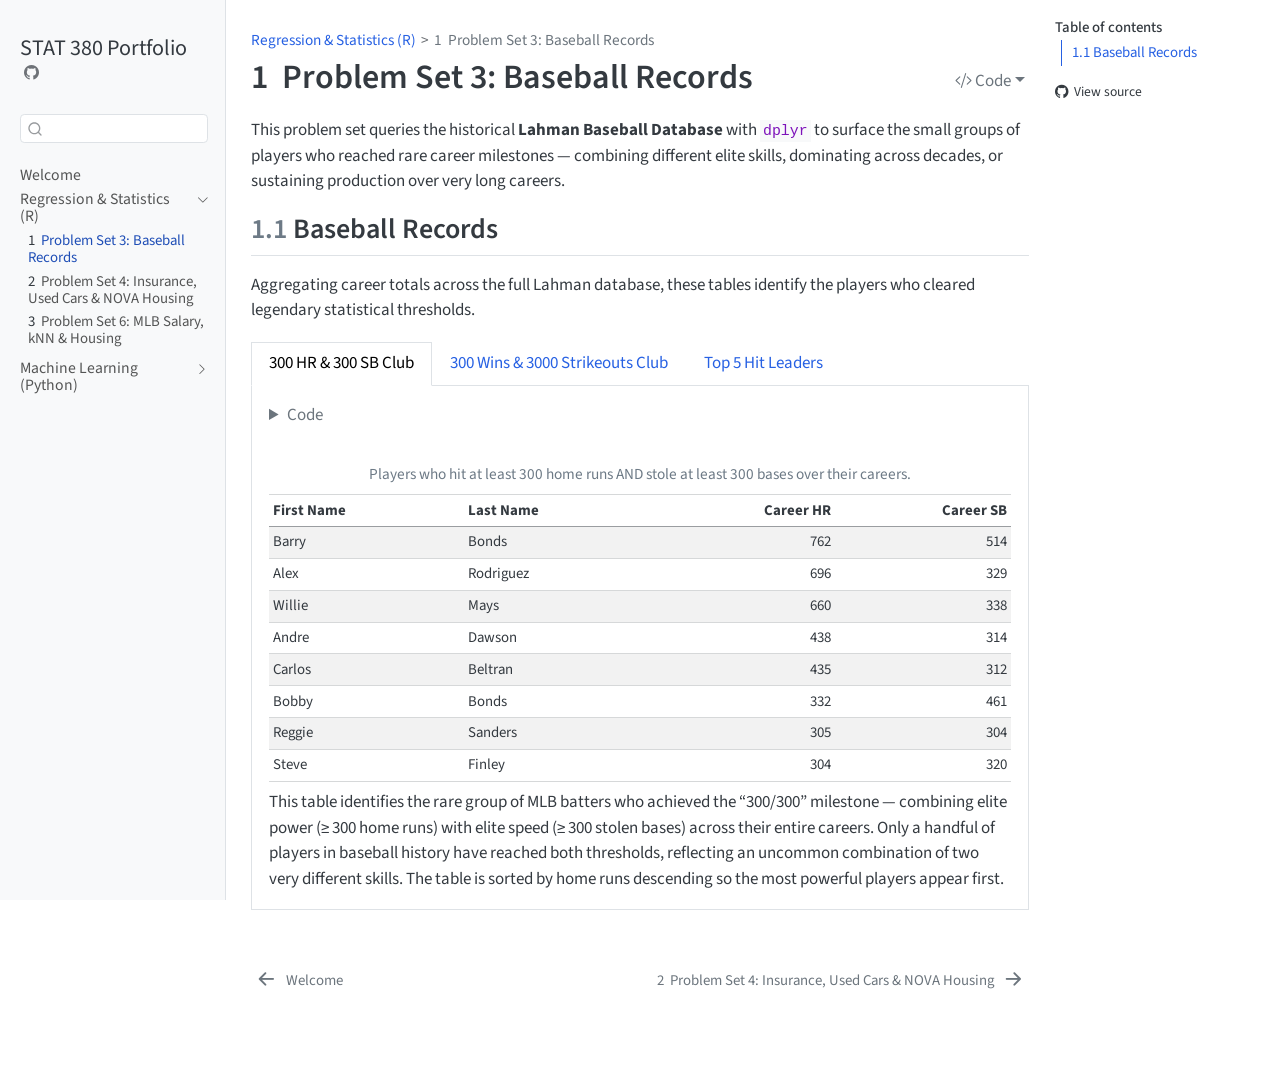
<file: chapters/01-ps3-baseball.html>
<!DOCTYPE html>
<html xmlns="http://www.w3.org/1999/xhtml" lang="en" xml:lang="en"><head>

<meta charset="utf-8">
<meta name="generator" content="quarto-1.7.32">

<meta name="viewport" content="width=device-width, initial-scale=1.0, user-scalable=yes">


<title>1&nbsp; Problem Set 3: Baseball Records – STAT 380 Portfolio</title>
<style>
code{white-space: pre-wrap;}
span.smallcaps{font-variant: small-caps;}
div.columns{display: flex; gap: min(4vw, 1.5em);}
div.column{flex: auto; overflow-x: auto;}
div.hanging-indent{margin-left: 1.5em; text-indent: -1.5em;}
ul.task-list{list-style: none;}
ul.task-list li input[type="checkbox"] {
  width: 0.8em;
  margin: 0 0.8em 0.2em -1em; /* quarto-specific, see https://github.com/quarto-dev/quarto-cli/issues/4556 */ 
  vertical-align: middle;
}
/* CSS for syntax highlighting */
html { -webkit-text-size-adjust: 100%; }
pre > code.sourceCode { white-space: pre; position: relative; }
pre > code.sourceCode > span { display: inline-block; line-height: 1.25; }
pre > code.sourceCode > span:empty { height: 1.2em; }
.sourceCode { overflow: visible; }
code.sourceCode > span { color: inherit; text-decoration: inherit; }
div.sourceCode { margin: 1em 0; }
pre.sourceCode { margin: 0; }
@media screen {
div.sourceCode { overflow: auto; }
}
@media print {
pre > code.sourceCode { white-space: pre-wrap; }
pre > code.sourceCode > span { text-indent: -5em; padding-left: 5em; }
}
pre.numberSource code
  { counter-reset: source-line 0; }
pre.numberSource code > span
  { position: relative; left: -4em; counter-increment: source-line; }
pre.numberSource code > span > a:first-child::before
  { content: counter(source-line);
    position: relative; left: -1em; text-align: right; vertical-align: baseline;
    border: none; display: inline-block;
    -webkit-touch-callout: none; -webkit-user-select: none;
    -khtml-user-select: none; -moz-user-select: none;
    -ms-user-select: none; user-select: none;
    padding: 0 4px; width: 4em;
  }
pre.numberSource { margin-left: 3em;  padding-left: 4px; }
div.sourceCode
  {   }
@media screen {
pre > code.sourceCode > span > a:first-child::before { text-decoration: underline; }
}
</style>


<script src="../site_libs/quarto-nav/quarto-nav.js"></script>
<script src="../site_libs/quarto-nav/headroom.min.js"></script>
<script src="../site_libs/clipboard/clipboard.min.js"></script>
<script src="../site_libs/quarto-search/autocomplete.umd.js"></script>
<script src="../site_libs/quarto-search/fuse.min.js"></script>
<script src="../site_libs/quarto-search/quarto-search.js"></script>
<meta name="quarto:offset" content="../">
<link href="../chapters/02-ps4-regression.html" rel="next">
<link href="../index.html" rel="prev">
<script src="../site_libs/quarto-html/quarto.js" type="module"></script>
<script src="../site_libs/quarto-html/tabsets/tabsets.js" type="module"></script>
<script src="../site_libs/quarto-html/popper.min.js"></script>
<script src="../site_libs/quarto-html/tippy.umd.min.js"></script>
<script src="../site_libs/quarto-html/anchor.min.js"></script>
<link href="../site_libs/quarto-html/tippy.css" rel="stylesheet">
<link href="../site_libs/quarto-html/quarto-syntax-highlighting-37eea08aefeeee20ff55810ff984fec1.css" rel="stylesheet" id="quarto-text-highlighting-styles">
<script src="../site_libs/bootstrap/bootstrap.min.js"></script>
<link href="../site_libs/bootstrap/bootstrap-icons.css" rel="stylesheet">
<link href="../site_libs/bootstrap/bootstrap-7c182df944cab68895208bd4b7024654.min.css" rel="stylesheet" append-hash="true" id="quarto-bootstrap" data-mode="light">
<script id="quarto-search-options" type="application/json">{
  "location": "sidebar",
  "copy-button": false,
  "collapse-after": 3,
  "panel-placement": "start",
  "type": "textbox",
  "limit": 50,
  "keyboard-shortcut": [
    "f",
    "/",
    "s"
  ],
  "show-item-context": false,
  "language": {
    "search-no-results-text": "No results",
    "search-matching-documents-text": "matching documents",
    "search-copy-link-title": "Copy link to search",
    "search-hide-matches-text": "Hide additional matches",
    "search-more-match-text": "more match in this document",
    "search-more-matches-text": "more matches in this document",
    "search-clear-button-title": "Clear",
    "search-text-placeholder": "",
    "search-detached-cancel-button-title": "Cancel",
    "search-submit-button-title": "Submit",
    "search-label": "Search"
  }
}</script>


</head>

<body class="nav-sidebar docked quarto-light">

<div id="quarto-search-results"></div>
  <header id="quarto-header" class="headroom fixed-top">
  <nav class="quarto-secondary-nav">
    <div class="container-fluid d-flex">
      <button type="button" class="quarto-btn-toggle btn" data-bs-toggle="collapse" role="button" data-bs-target=".quarto-sidebar-collapse-item" aria-controls="quarto-sidebar" aria-expanded="false" aria-label="Toggle sidebar navigation" onclick="if (window.quartoToggleHeadroom) { window.quartoToggleHeadroom(); }">
        <i class="bi bi-layout-text-sidebar-reverse"></i>
      </button>
        <nav class="quarto-page-breadcrumbs" aria-label="breadcrumb"><ol class="breadcrumb"><li class="breadcrumb-item"><a href="../chapters/01-ps3-baseball.html">Regression &amp; Statistics (R)</a></li><li class="breadcrumb-item"><a href="../chapters/01-ps3-baseball.html"><span class="chapter-number">1</span>&nbsp; <span class="chapter-title">Problem Set 3: Baseball Records</span></a></li></ol></nav>
        <a class="flex-grow-1" role="navigation" data-bs-toggle="collapse" data-bs-target=".quarto-sidebar-collapse-item" aria-controls="quarto-sidebar" aria-expanded="false" aria-label="Toggle sidebar navigation" onclick="if (window.quartoToggleHeadroom) { window.quartoToggleHeadroom(); }">      
        </a>
      <button type="button" class="btn quarto-search-button" aria-label="Search" onclick="window.quartoOpenSearch();">
        <i class="bi bi-search"></i>
      </button>
    </div>
  </nav>
</header>
<!-- content -->
<div id="quarto-content" class="quarto-container page-columns page-rows-contents page-layout-article">
<!-- sidebar -->
  <nav id="quarto-sidebar" class="sidebar collapse collapse-horizontal quarto-sidebar-collapse-item sidebar-navigation docked overflow-auto">
    <div class="pt-lg-2 mt-2 text-left sidebar-header">
    <div class="sidebar-title mb-0 py-0">
      <a href="../">STAT 380 Portfolio</a> 
        <div class="sidebar-tools-main">
    <a href="https://github.com/arihaanbarua/stat380-portfolio" title="Source Code" class="quarto-navigation-tool px-1" aria-label="Source Code"><i class="bi bi-github"></i></a>
</div>
    </div>
      </div>
        <div class="mt-2 flex-shrink-0 align-items-center">
        <div class="sidebar-search">
        <div id="quarto-search" class="" title="Search"></div>
        </div>
        </div>
    <div class="sidebar-menu-container"> 
    <ul class="list-unstyled mt-1">
        <li class="sidebar-item">
  <div class="sidebar-item-container"> 
  <a href="../index.html" class="sidebar-item-text sidebar-link">
 <span class="menu-text">Welcome</span></a>
  </div>
</li>
        <li class="sidebar-item sidebar-item-section">
      <div class="sidebar-item-container"> 
            <a class="sidebar-item-text sidebar-link text-start" data-bs-toggle="collapse" data-bs-target="#quarto-sidebar-section-1" role="navigation" aria-expanded="true">
 <span class="menu-text">Regression &amp; Statistics (R)</span></a>
          <a class="sidebar-item-toggle text-start" data-bs-toggle="collapse" data-bs-target="#quarto-sidebar-section-1" role="navigation" aria-expanded="true" aria-label="Toggle section">
            <i class="bi bi-chevron-right ms-2"></i>
          </a> 
      </div>
      <ul id="quarto-sidebar-section-1" class="collapse list-unstyled sidebar-section depth1 show">  
          <li class="sidebar-item">
  <div class="sidebar-item-container"> 
  <a href="../chapters/01-ps3-baseball.html" class="sidebar-item-text sidebar-link active">
 <span class="menu-text"><span class="chapter-number">1</span>&nbsp; <span class="chapter-title">Problem Set 3: Baseball Records</span></span></a>
  </div>
</li>
          <li class="sidebar-item">
  <div class="sidebar-item-container"> 
  <a href="../chapters/02-ps4-regression.html" class="sidebar-item-text sidebar-link">
 <span class="menu-text"><span class="chapter-number">2</span>&nbsp; <span class="chapter-title">Problem Set 4: Insurance, Used Cars &amp; NOVA Housing</span></span></a>
  </div>
</li>
          <li class="sidebar-item">
  <div class="sidebar-item-container"> 
  <a href="../chapters/03-ps6-models.html" class="sidebar-item-text sidebar-link">
 <span class="menu-text"><span class="chapter-number">3</span>&nbsp; <span class="chapter-title">Problem Set 6: MLB Salary, kNN &amp; Housing</span></span></a>
  </div>
</li>
      </ul>
  </li>
        <li class="sidebar-item sidebar-item-section">
      <div class="sidebar-item-container"> 
            <a class="sidebar-item-text sidebar-link text-start collapsed" data-bs-toggle="collapse" data-bs-target="#quarto-sidebar-section-2" role="navigation" aria-expanded="false">
 <span class="menu-text">Machine Learning (Python)</span></a>
          <a class="sidebar-item-toggle text-start collapsed" data-bs-toggle="collapse" data-bs-target="#quarto-sidebar-section-2" role="navigation" aria-expanded="false" aria-label="Toggle section">
            <i class="bi bi-chevron-right ms-2"></i>
          </a> 
      </div>
      <ul id="quarto-sidebar-section-2" class="collapse list-unstyled sidebar-section depth1 ">  
          <li class="sidebar-item">
  <div class="sidebar-item-container"> 
  <a href="../chapters/04-naive-bayes.html" class="sidebar-item-text sidebar-link">
 <span class="menu-text"><span class="chapter-number">4</span>&nbsp; <span class="chapter-title">Gaussian Naïve Bayes</span></span></a>
  </div>
</li>
          <li class="sidebar-item">
  <div class="sidebar-item-container"> 
  <a href="../chapters/05-neural-network.html" class="sidebar-item-text sidebar-link">
 <span class="menu-text"><span class="chapter-number">5</span>&nbsp; <span class="chapter-title">Neural Network — Dry Bean Classification</span></span></a>
  </div>
</li>
          <li class="sidebar-item">
  <div class="sidebar-item-container"> 
  <a href="../chapters/06-random-forest.html" class="sidebar-item-text sidebar-link">
 <span class="menu-text"><span class="chapter-number">6</span>&nbsp; <span class="chapter-title">Random Forest — Gini &amp; Feature Importance</span></span></a>
  </div>
</li>
          <li class="sidebar-item">
  <div class="sidebar-item-container"> 
  <a href="../chapters/07-roc-kfold.html" class="sidebar-item-text sidebar-link">
 <span class="menu-text"><span class="chapter-number">7</span>&nbsp; <span class="chapter-title">ROC Curves &amp; K-Fold Cross-Validation</span></span></a>
  </div>
</li>
          <li class="sidebar-item">
  <div class="sidebar-item-container"> 
  <a href="../chapters/08-decision-trees.html" class="sidebar-item-text sidebar-link">
 <span class="menu-text"><span class="chapter-number">8</span>&nbsp; <span class="chapter-title">Decision Trees — Medical Diagnosis</span></span></a>
  </div>
</li>
      </ul>
  </li>
    </ul>
    </div>
</nav>
<div id="quarto-sidebar-glass" class="quarto-sidebar-collapse-item" data-bs-toggle="collapse" data-bs-target=".quarto-sidebar-collapse-item"></div>
<!-- margin-sidebar -->
    <div id="quarto-margin-sidebar" class="sidebar margin-sidebar">
        <nav id="TOC" role="doc-toc" class="toc-active">
    <h2 id="toc-title">Table of contents</h2>
   
  <ul>
  <li><a href="#baseball-records" id="toc-baseball-records" class="nav-link active" data-scroll-target="#baseball-records"><span class="header-section-number">1.1</span> Baseball Records</a></li>
  </ul>
<div class="toc-actions"><ul><li><a href="https://github.com/arihaanbarua/stat380-portfolio/blob/main/chapters/01-ps3-baseball.qmd" class="toc-action"><i class="bi bi-github"></i>View source</a></li></ul></div></nav>
    </div>
<!-- main -->
<main class="content" id="quarto-document-content">

<header id="title-block-header" class="quarto-title-block default"><nav class="quarto-page-breadcrumbs quarto-title-breadcrumbs d-none d-lg-block" aria-label="breadcrumb"><ol class="breadcrumb"><li class="breadcrumb-item"><a href="../chapters/01-ps3-baseball.html">Regression &amp; Statistics (R)</a></li><li class="breadcrumb-item"><a href="../chapters/01-ps3-baseball.html"><span class="chapter-number">1</span>&nbsp; <span class="chapter-title">Problem Set 3: Baseball Records</span></a></li></ol></nav>
<div class="quarto-title">
<div class="quarto-title-block"><div><h1 class="title"><span class="chapter-number">1</span>&nbsp; <span class="chapter-title">Problem Set 3: Baseball Records</span></h1><button type="button" class="btn code-tools-button dropdown-toggle" id="quarto-code-tools-menu" data-bs-toggle="dropdown" aria-expanded="false"><i class="bi"></i> Code</button><ul class="dropdown-menu dropdown-menu-end" aria-labelelledby="quarto-code-tools-menu"><li><a id="quarto-show-all-code" class="dropdown-item" href="javascript:void(0)" role="button">Show All Code</a></li><li><a id="quarto-hide-all-code" class="dropdown-item" href="javascript:void(0)" role="button">Hide All Code</a></li><li><hr class="dropdown-divider"></li><li><a id="quarto-view-source" class="dropdown-item" href="javascript:void(0)" role="button">View Source</a></li></ul></div></div>
</div>



<div class="quarto-title-meta">

    
  
    
  </div>
  


</header>


<p>This problem set queries the historical <strong>Lahman Baseball Database</strong> with <code>dplyr</code> to surface the small groups of players who reached rare career milestones — combining different elite skills, dominating across decades, or sustaining production over very long careers.</p>
<section id="baseball-records" class="level2" data-number="1.1">
<h2 data-number="1.1" class="anchored" data-anchor-id="baseball-records"><span class="header-section-number">1.1</span> Baseball Records</h2>
<p>Aggregating career totals across the full Lahman database, these tables identify the players who cleared legendary statistical thresholds.</p>
<div class="tabset-margin-container"></div><div class="panel-tabset">
<ul class="nav nav-tabs" role="tablist"><li class="nav-item" role="presentation"><a class="nav-link active" id="tabset-1-1-tab" data-bs-toggle="tab" data-bs-target="#tabset-1-1" role="tab" aria-controls="tabset-1-1" aria-selected="true" aria-current="page">300 HR &amp; 300 SB Club</a></li><li class="nav-item" role="presentation"><a class="nav-link" id="tabset-1-2-tab" data-bs-toggle="tab" data-bs-target="#tabset-1-2" role="tab" aria-controls="tabset-1-2" aria-selected="false">300 Wins &amp; 3000 Strikeouts Club</a></li><li class="nav-item" role="presentation"><a class="nav-link" id="tabset-1-3-tab" data-bs-toggle="tab" data-bs-target="#tabset-1-3" role="tab" aria-controls="tabset-1-3" aria-selected="false">Top 5 Hit Leaders</a></li></ul>
<div class="tab-content">
<div id="tabset-1-1" class="tab-pane active" role="tabpanel" aria-labelledby="tabset-1-1-tab">
<div class="cell">
<details class="code-fold">
<summary>Code</summary>
<div class="sourceCode cell-code" id="cb1"><pre class="sourceCode r code-with-copy"><code class="sourceCode r"><span id="cb1-1"><a href="#cb1-1" aria-hidden="true" tabindex="-1"></a>knitr<span class="sc">::</span><span class="fu">kable</span>(</span>
<span id="cb1-2"><a href="#cb1-2" aria-hidden="true" tabindex="-1"></a>  bat_300_300,</span>
<span id="cb1-3"><a href="#cb1-3" aria-hidden="true" tabindex="-1"></a>  <span class="at">col.names =</span> <span class="fu">c</span>(<span class="st">"First Name"</span>, <span class="st">"Last Name"</span>, <span class="st">"Career HR"</span>, <span class="st">"Career SB"</span>),</span>
<span id="cb1-4"><a href="#cb1-4" aria-hidden="true" tabindex="-1"></a>  <span class="at">caption   =</span> <span class="st">"Players who hit at least 300 home runs AND stole at least 300 bases over their careers."</span></span>
<span id="cb1-5"><a href="#cb1-5" aria-hidden="true" tabindex="-1"></a>)</span></code><button title="Copy to Clipboard" class="code-copy-button"><i class="bi"></i></button></pre></div>
</details>
<div class="cell-output-display">
<table class="caption-top table table-sm table-striped small">
<caption>Players who hit at least 300 home runs AND stole at least 300 bases over their careers.</caption>
<thead>
<tr class="header">
<th style="text-align: left;">First Name</th>
<th style="text-align: left;">Last Name</th>
<th style="text-align: right;">Career HR</th>
<th style="text-align: right;">Career SB</th>
</tr>
</thead>
<tbody>
<tr class="odd">
<td style="text-align: left;">Barry</td>
<td style="text-align: left;">Bonds</td>
<td style="text-align: right;">762</td>
<td style="text-align: right;">514</td>
</tr>
<tr class="even">
<td style="text-align: left;">Alex</td>
<td style="text-align: left;">Rodriguez</td>
<td style="text-align: right;">696</td>
<td style="text-align: right;">329</td>
</tr>
<tr class="odd">
<td style="text-align: left;">Willie</td>
<td style="text-align: left;">Mays</td>
<td style="text-align: right;">660</td>
<td style="text-align: right;">338</td>
</tr>
<tr class="even">
<td style="text-align: left;">Andre</td>
<td style="text-align: left;">Dawson</td>
<td style="text-align: right;">438</td>
<td style="text-align: right;">314</td>
</tr>
<tr class="odd">
<td style="text-align: left;">Carlos</td>
<td style="text-align: left;">Beltran</td>
<td style="text-align: right;">435</td>
<td style="text-align: right;">312</td>
</tr>
<tr class="even">
<td style="text-align: left;">Bobby</td>
<td style="text-align: left;">Bonds</td>
<td style="text-align: right;">332</td>
<td style="text-align: right;">461</td>
</tr>
<tr class="odd">
<td style="text-align: left;">Reggie</td>
<td style="text-align: left;">Sanders</td>
<td style="text-align: right;">305</td>
<td style="text-align: right;">304</td>
</tr>
<tr class="even">
<td style="text-align: left;">Steve</td>
<td style="text-align: left;">Finley</td>
<td style="text-align: right;">304</td>
<td style="text-align: right;">320</td>
</tr>
</tbody>
</table>
</div>
</div>
<p>This table identifies the rare group of MLB batters who achieved the “300/300” milestone — combining elite power (≥ 300 home runs) with elite speed (≥ 300 stolen bases) across their entire careers. Only a handful of players in baseball history have reached both thresholds, reflecting an uncommon combination of two very different skills. The table is sorted by home runs descending so the most powerful players appear first.</p>
</div>
<div id="tabset-1-2" class="tab-pane" role="tabpanel" aria-labelledby="tabset-1-2-tab">
<div class="cell">
<details class="code-fold">
<summary>Code</summary>
<div class="sourceCode cell-code" id="cb2"><pre class="sourceCode r code-with-copy"><code class="sourceCode r"><span id="cb2-1"><a href="#cb2-1" aria-hidden="true" tabindex="-1"></a>knitr<span class="sc">::</span><span class="fu">kable</span>(</span>
<span id="cb2-2"><a href="#cb2-2" aria-hidden="true" tabindex="-1"></a>  pitch_300_3000,</span>
<span id="cb2-3"><a href="#cb2-3" aria-hidden="true" tabindex="-1"></a>  <span class="at">col.names =</span> <span class="fu">c</span>(<span class="st">"Player"</span>, <span class="st">"Career Wins"</span>, <span class="st">"Career Strikeouts"</span>),</span>
<span id="cb2-4"><a href="#cb2-4" aria-hidden="true" tabindex="-1"></a>  <span class="at">caption   =</span> <span class="st">"Pitchers who won at least 300 games AND struck out at least 3,000 batters over their careers."</span></span>
<span id="cb2-5"><a href="#cb2-5" aria-hidden="true" tabindex="-1"></a>)</span></code><button title="Copy to Clipboard" class="code-copy-button"><i class="bi"></i></button></pre></div>
</details>
<div class="cell-output-display">
<table class="caption-top table table-sm table-striped small">
<caption>Pitchers who won at least 300 games AND struck out at least 3,000 batters over their careers.</caption>
<thead>
<tr class="header">
<th style="text-align: left;">Player</th>
<th style="text-align: right;">Career Wins</th>
<th style="text-align: right;">Career Strikeouts</th>
</tr>
</thead>
<tbody>
<tr class="odd">
<td style="text-align: left;">Walter Johnson</td>
<td style="text-align: right;">417</td>
<td style="text-align: right;">3509</td>
</tr>
<tr class="even">
<td style="text-align: left;">Greg Maddux</td>
<td style="text-align: right;">355</td>
<td style="text-align: right;">3371</td>
</tr>
<tr class="odd">
<td style="text-align: left;">Roger Clemens</td>
<td style="text-align: right;">354</td>
<td style="text-align: right;">4672</td>
</tr>
<tr class="even">
<td style="text-align: left;">Steve Carlton</td>
<td style="text-align: right;">329</td>
<td style="text-align: right;">4136</td>
</tr>
<tr class="odd">
<td style="text-align: left;">Nolan Ryan</td>
<td style="text-align: right;">324</td>
<td style="text-align: right;">5714</td>
</tr>
<tr class="even">
<td style="text-align: left;">Don Sutton</td>
<td style="text-align: right;">324</td>
<td style="text-align: right;">3574</td>
</tr>
<tr class="odd">
<td style="text-align: left;">Phil Niekro</td>
<td style="text-align: right;">318</td>
<td style="text-align: right;">3342</td>
</tr>
<tr class="even">
<td style="text-align: left;">Gaylord Perry</td>
<td style="text-align: right;">314</td>
<td style="text-align: right;">3534</td>
</tr>
<tr class="odd">
<td style="text-align: left;">Tom Seaver</td>
<td style="text-align: right;">311</td>
<td style="text-align: right;">3640</td>
</tr>
<tr class="even">
<td style="text-align: left;">Randy Johnson</td>
<td style="text-align: right;">303</td>
<td style="text-align: right;">4875</td>
</tr>
</tbody>
</table>
</div>
</div>
<p>This table highlights the most dominant and durable pitchers in MLB history — those who cleared both the 300-win and 3,000-strikeout milestones. Reaching 300 wins requires both excellence and longevity; adding 3,000 strikeouts signals that the pitcher also overpowered hitters rather than simply surviving. Every player on this list is widely considered a Hall of Fame-caliber career.</p>
</div>
<div id="tabset-1-3" class="tab-pane" role="tabpanel" aria-labelledby="tabset-1-3-tab">
<div class="cell">
<details class="code-fold">
<summary>Code</summary>
<div class="sourceCode cell-code" id="cb3"><pre class="sourceCode r code-with-copy"><code class="sourceCode r"><span id="cb3-1"><a href="#cb3-1" aria-hidden="true" tabindex="-1"></a>knitr<span class="sc">::</span><span class="fu">kable</span>(</span>
<span id="cb3-2"><a href="#cb3-2" aria-hidden="true" tabindex="-1"></a>  top5_hits,</span>
<span id="cb3-3"><a href="#cb3-3" aria-hidden="true" tabindex="-1"></a>  <span class="at">col.names =</span> <span class="fu">c</span>(<span class="st">"First Name"</span>, <span class="st">"Last Name"</span>, <span class="st">"Career Years"</span>, <span class="st">"Career Hits"</span>),</span>
<span id="cb3-4"><a href="#cb3-4" aria-hidden="true" tabindex="-1"></a>  <span class="at">caption   =</span> <span class="st">"The five players with the most career hits in MLB history."</span></span>
<span id="cb3-5"><a href="#cb3-5" aria-hidden="true" tabindex="-1"></a>)</span></code><button title="Copy to Clipboard" class="code-copy-button"><i class="bi"></i></button></pre></div>
</details>
<div class="cell-output-display">
<table class="caption-top table table-sm table-striped small">
<caption>The five players with the most career hits in MLB history.</caption>
<thead>
<tr class="header">
<th style="text-align: left;">First Name</th>
<th style="text-align: left;">Last Name</th>
<th style="text-align: right;">Career Years</th>
<th style="text-align: right;">Career Hits</th>
</tr>
</thead>
<tbody>
<tr class="odd">
<td style="text-align: left;">Pete</td>
<td style="text-align: left;">Rose</td>
<td style="text-align: right;">24</td>
<td style="text-align: right;">4256</td>
</tr>
<tr class="even">
<td style="text-align: left;">Ty</td>
<td style="text-align: left;">Cobb</td>
<td style="text-align: right;">24</td>
<td style="text-align: right;">4189</td>
</tr>
<tr class="odd">
<td style="text-align: left;">Hank</td>
<td style="text-align: left;">Aaron</td>
<td style="text-align: right;">23</td>
<td style="text-align: right;">3771</td>
</tr>
<tr class="even">
<td style="text-align: left;">Stan</td>
<td style="text-align: left;">Musial</td>
<td style="text-align: right;">23</td>
<td style="text-align: right;">3630</td>
</tr>
<tr class="odd">
<td style="text-align: left;">Tris</td>
<td style="text-align: left;">Speaker</td>
<td style="text-align: right;">22</td>
<td style="text-align: right;">3514</td>
</tr>
</tbody>
</table>
</div>
</div>
<p>This table shows the five all-time leaders in career base hits along with how many seasons each player was active. Career hits is a strong indicator of both skill and longevity — a player needs consistent on-base ability over many seasons to accumulate hits at this level. The “Career Years” column spans from the player’s first recorded season to their last, giving context for how long each player sustained their production.</p>
</div>
</div>
</div>


<!-- -->

</section>

</main> <!-- /main -->
<script id="quarto-html-after-body" type="application/javascript">
  window.document.addEventListener("DOMContentLoaded", function (event) {
    const icon = "";
    const anchorJS = new window.AnchorJS();
    anchorJS.options = {
      placement: 'right',
      icon: icon
    };
    anchorJS.add('.anchored');
    const isCodeAnnotation = (el) => {
      for (const clz of el.classList) {
        if (clz.startsWith('code-annotation-')) {                     
          return true;
        }
      }
      return false;
    }
    const onCopySuccess = function(e) {
      // button target
      const button = e.trigger;
      // don't keep focus
      button.blur();
      // flash "checked"
      button.classList.add('code-copy-button-checked');
      var currentTitle = button.getAttribute("title");
      button.setAttribute("title", "Copied!");
      let tooltip;
      if (window.bootstrap) {
        button.setAttribute("data-bs-toggle", "tooltip");
        button.setAttribute("data-bs-placement", "left");
        button.setAttribute("data-bs-title", "Copied!");
        tooltip = new bootstrap.Tooltip(button, 
          { trigger: "manual", 
            customClass: "code-copy-button-tooltip",
            offset: [0, -8]});
        tooltip.show();    
      }
      setTimeout(function() {
        if (tooltip) {
          tooltip.hide();
          button.removeAttribute("data-bs-title");
          button.removeAttribute("data-bs-toggle");
          button.removeAttribute("data-bs-placement");
        }
        button.setAttribute("title", currentTitle);
        button.classList.remove('code-copy-button-checked');
      }, 1000);
      // clear code selection
      e.clearSelection();
    }
    const getTextToCopy = function(trigger) {
        const codeEl = trigger.previousElementSibling.cloneNode(true);
        for (const childEl of codeEl.children) {
          if (isCodeAnnotation(childEl)) {
            childEl.remove();
          }
        }
        return codeEl.innerText;
    }
    const clipboard = new window.ClipboardJS('.code-copy-button:not([data-in-quarto-modal])', {
      text: getTextToCopy
    });
    clipboard.on('success', onCopySuccess);
    if (window.document.getElementById('quarto-embedded-source-code-modal')) {
      const clipboardModal = new window.ClipboardJS('.code-copy-button[data-in-quarto-modal]', {
        text: getTextToCopy,
        container: window.document.getElementById('quarto-embedded-source-code-modal')
      });
      clipboardModal.on('success', onCopySuccess);
    }
    const viewSource = window.document.getElementById('quarto-view-source') ||
                       window.document.getElementById('quarto-code-tools-source');
    if (viewSource) {
      const sourceUrl = viewSource.getAttribute("data-quarto-source-url");
      viewSource.addEventListener("click", function(e) {
        if (sourceUrl) {
          // rstudio viewer pane
          if (/\bcapabilities=\b/.test(window.location)) {
            window.open(sourceUrl);
          } else {
            window.location.href = sourceUrl;
          }
        } else {
          const modal = new bootstrap.Modal(document.getElementById('quarto-embedded-source-code-modal'));
          modal.show();
        }
        return false;
      });
    }
    function toggleCodeHandler(show) {
      return function(e) {
        const detailsSrc = window.document.querySelectorAll(".cell > details > .sourceCode");
        for (let i=0; i<detailsSrc.length; i++) {
          const details = detailsSrc[i].parentElement;
          if (show) {
            details.open = true;
          } else {
            details.removeAttribute("open");
          }
        }
        const cellCodeDivs = window.document.querySelectorAll(".cell > .sourceCode");
        const fromCls = show ? "hidden" : "unhidden";
        const toCls = show ? "unhidden" : "hidden";
        for (let i=0; i<cellCodeDivs.length; i++) {
          const codeDiv = cellCodeDivs[i];
          if (codeDiv.classList.contains(fromCls)) {
            codeDiv.classList.remove(fromCls);
            codeDiv.classList.add(toCls);
          } 
        }
        return false;
      }
    }
    const hideAllCode = window.document.getElementById("quarto-hide-all-code");
    if (hideAllCode) {
      hideAllCode.addEventListener("click", toggleCodeHandler(false));
    }
    const showAllCode = window.document.getElementById("quarto-show-all-code");
    if (showAllCode) {
      showAllCode.addEventListener("click", toggleCodeHandler(true));
    }
      var localhostRegex = new RegExp(/^(?:http|https):\/\/localhost\:?[0-9]*\//);
      var mailtoRegex = new RegExp(/^mailto:/);
        var filterRegex = new RegExp('/' + window.location.host + '/');
      var isInternal = (href) => {
          return filterRegex.test(href) || localhostRegex.test(href) || mailtoRegex.test(href);
      }
      // Inspect non-navigation links and adorn them if external
     var links = window.document.querySelectorAll('a[href]:not(.nav-link):not(.navbar-brand):not(.toc-action):not(.sidebar-link):not(.sidebar-item-toggle):not(.pagination-link):not(.no-external):not([aria-hidden]):not(.dropdown-item):not(.quarto-navigation-tool):not(.about-link)');
      for (var i=0; i<links.length; i++) {
        const link = links[i];
        if (!isInternal(link.href)) {
          // undo the damage that might have been done by quarto-nav.js in the case of
          // links that we want to consider external
          if (link.dataset.originalHref !== undefined) {
            link.href = link.dataset.originalHref;
          }
        }
      }
    function tippyHover(el, contentFn, onTriggerFn, onUntriggerFn) {
      const config = {
        allowHTML: true,
        maxWidth: 500,
        delay: 100,
        arrow: false,
        appendTo: function(el) {
            return el.parentElement;
        },
        interactive: true,
        interactiveBorder: 10,
        theme: 'quarto',
        placement: 'bottom-start',
      };
      if (contentFn) {
        config.content = contentFn;
      }
      if (onTriggerFn) {
        config.onTrigger = onTriggerFn;
      }
      if (onUntriggerFn) {
        config.onUntrigger = onUntriggerFn;
      }
      window.tippy(el, config); 
    }
    const noterefs = window.document.querySelectorAll('a[role="doc-noteref"]');
    for (var i=0; i<noterefs.length; i++) {
      const ref = noterefs[i];
      tippyHover(ref, function() {
        // use id or data attribute instead here
        let href = ref.getAttribute('data-footnote-href') || ref.getAttribute('href');
        try { href = new URL(href).hash; } catch {}
        const id = href.replace(/^#\/?/, "");
        const note = window.document.getElementById(id);
        if (note) {
          return note.innerHTML;
        } else {
          return "";
        }
      });
    }
    const xrefs = window.document.querySelectorAll('a.quarto-xref');
    const processXRef = (id, note) => {
      // Strip column container classes
      const stripColumnClz = (el) => {
        el.classList.remove("page-full", "page-columns");
        if (el.children) {
          for (const child of el.children) {
            stripColumnClz(child);
          }
        }
      }
      stripColumnClz(note)
      if (id === null || id.startsWith('sec-')) {
        // Special case sections, only their first couple elements
        const container = document.createElement("div");
        if (note.children && note.children.length > 2) {
          container.appendChild(note.children[0].cloneNode(true));
          for (let i = 1; i < note.children.length; i++) {
            const child = note.children[i];
            if (child.tagName === "P" && child.innerText === "") {
              continue;
            } else {
              container.appendChild(child.cloneNode(true));
              break;
            }
          }
          if (window.Quarto?.typesetMath) {
            window.Quarto.typesetMath(container);
          }
          return container.innerHTML
        } else {
          if (window.Quarto?.typesetMath) {
            window.Quarto.typesetMath(note);
          }
          return note.innerHTML;
        }
      } else {
        // Remove any anchor links if they are present
        const anchorLink = note.querySelector('a.anchorjs-link');
        if (anchorLink) {
          anchorLink.remove();
        }
        if (window.Quarto?.typesetMath) {
          window.Quarto.typesetMath(note);
        }
        if (note.classList.contains("callout")) {
          return note.outerHTML;
        } else {
          return note.innerHTML;
        }
      }
    }
    for (var i=0; i<xrefs.length; i++) {
      const xref = xrefs[i];
      tippyHover(xref, undefined, function(instance) {
        instance.disable();
        let url = xref.getAttribute('href');
        let hash = undefined; 
        if (url.startsWith('#')) {
          hash = url;
        } else {
          try { hash = new URL(url).hash; } catch {}
        }
        if (hash) {
          const id = hash.replace(/^#\/?/, "");
          const note = window.document.getElementById(id);
          if (note !== null) {
            try {
              const html = processXRef(id, note.cloneNode(true));
              instance.setContent(html);
            } finally {
              instance.enable();
              instance.show();
            }
          } else {
            // See if we can fetch this
            fetch(url.split('#')[0])
            .then(res => res.text())
            .then(html => {
              const parser = new DOMParser();
              const htmlDoc = parser.parseFromString(html, "text/html");
              const note = htmlDoc.getElementById(id);
              if (note !== null) {
                const html = processXRef(id, note);
                instance.setContent(html);
              } 
            }).finally(() => {
              instance.enable();
              instance.show();
            });
          }
        } else {
          // See if we can fetch a full url (with no hash to target)
          // This is a special case and we should probably do some content thinning / targeting
          fetch(url)
          .then(res => res.text())
          .then(html => {
            const parser = new DOMParser();
            const htmlDoc = parser.parseFromString(html, "text/html");
            const note = htmlDoc.querySelector('main.content');
            if (note !== null) {
              // This should only happen for chapter cross references
              // (since there is no id in the URL)
              // remove the first header
              if (note.children.length > 0 && note.children[0].tagName === "HEADER") {
                note.children[0].remove();
              }
              const html = processXRef(null, note);
              instance.setContent(html);
            } 
          }).finally(() => {
            instance.enable();
            instance.show();
          });
        }
      }, function(instance) {
      });
    }
        let selectedAnnoteEl;
        const selectorForAnnotation = ( cell, annotation) => {
          let cellAttr = 'data-code-cell="' + cell + '"';
          let lineAttr = 'data-code-annotation="' +  annotation + '"';
          const selector = 'span[' + cellAttr + '][' + lineAttr + ']';
          return selector;
        }
        const selectCodeLines = (annoteEl) => {
          const doc = window.document;
          const targetCell = annoteEl.getAttribute("data-target-cell");
          const targetAnnotation = annoteEl.getAttribute("data-target-annotation");
          const annoteSpan = window.document.querySelector(selectorForAnnotation(targetCell, targetAnnotation));
          const lines = annoteSpan.getAttribute("data-code-lines").split(",");
          const lineIds = lines.map((line) => {
            return targetCell + "-" + line;
          })
          let top = null;
          let height = null;
          let parent = null;
          if (lineIds.length > 0) {
              //compute the position of the single el (top and bottom and make a div)
              const el = window.document.getElementById(lineIds[0]);
              top = el.offsetTop;
              height = el.offsetHeight;
              parent = el.parentElement.parentElement;
            if (lineIds.length > 1) {
              const lastEl = window.document.getElementById(lineIds[lineIds.length - 1]);
              const bottom = lastEl.offsetTop + lastEl.offsetHeight;
              height = bottom - top;
            }
            if (top !== null && height !== null && parent !== null) {
              // cook up a div (if necessary) and position it 
              let div = window.document.getElementById("code-annotation-line-highlight");
              if (div === null) {
                div = window.document.createElement("div");
                div.setAttribute("id", "code-annotation-line-highlight");
                div.style.position = 'absolute';
                parent.appendChild(div);
              }
              div.style.top = top - 2 + "px";
              div.style.height = height + 4 + "px";
              div.style.left = 0;
              let gutterDiv = window.document.getElementById("code-annotation-line-highlight-gutter");
              if (gutterDiv === null) {
                gutterDiv = window.document.createElement("div");
                gutterDiv.setAttribute("id", "code-annotation-line-highlight-gutter");
                gutterDiv.style.position = 'absolute';
                const codeCell = window.document.getElementById(targetCell);
                const gutter = codeCell.querySelector('.code-annotation-gutter');
                gutter.appendChild(gutterDiv);
              }
              gutterDiv.style.top = top - 2 + "px";
              gutterDiv.style.height = height + 4 + "px";
            }
            selectedAnnoteEl = annoteEl;
          }
        };
        const unselectCodeLines = () => {
          const elementsIds = ["code-annotation-line-highlight", "code-annotation-line-highlight-gutter"];
          elementsIds.forEach((elId) => {
            const div = window.document.getElementById(elId);
            if (div) {
              div.remove();
            }
          });
          selectedAnnoteEl = undefined;
        };
          // Handle positioning of the toggle
      window.addEventListener(
        "resize",
        throttle(() => {
          elRect = undefined;
          if (selectedAnnoteEl) {
            selectCodeLines(selectedAnnoteEl);
          }
        }, 10)
      );
      function throttle(fn, ms) {
      let throttle = false;
      let timer;
        return (...args) => {
          if(!throttle) { // first call gets through
              fn.apply(this, args);
              throttle = true;
          } else { // all the others get throttled
              if(timer) clearTimeout(timer); // cancel #2
              timer = setTimeout(() => {
                fn.apply(this, args);
                timer = throttle = false;
              }, ms);
          }
        };
      }
        // Attach click handler to the DT
        const annoteDls = window.document.querySelectorAll('dt[data-target-cell]');
        for (const annoteDlNode of annoteDls) {
          annoteDlNode.addEventListener('click', (event) => {
            const clickedEl = event.target;
            if (clickedEl !== selectedAnnoteEl) {
              unselectCodeLines();
              const activeEl = window.document.querySelector('dt[data-target-cell].code-annotation-active');
              if (activeEl) {
                activeEl.classList.remove('code-annotation-active');
              }
              selectCodeLines(clickedEl);
              clickedEl.classList.add('code-annotation-active');
            } else {
              // Unselect the line
              unselectCodeLines();
              clickedEl.classList.remove('code-annotation-active');
            }
          });
        }
    const findCites = (el) => {
      const parentEl = el.parentElement;
      if (parentEl) {
        const cites = parentEl.dataset.cites;
        if (cites) {
          return {
            el,
            cites: cites.split(' ')
          };
        } else {
          return findCites(el.parentElement)
        }
      } else {
        return undefined;
      }
    };
    var bibliorefs = window.document.querySelectorAll('a[role="doc-biblioref"]');
    for (var i=0; i<bibliorefs.length; i++) {
      const ref = bibliorefs[i];
      const citeInfo = findCites(ref);
      if (citeInfo) {
        tippyHover(citeInfo.el, function() {
          var popup = window.document.createElement('div');
          citeInfo.cites.forEach(function(cite) {
            var citeDiv = window.document.createElement('div');
            citeDiv.classList.add('hanging-indent');
            citeDiv.classList.add('csl-entry');
            var biblioDiv = window.document.getElementById('ref-' + cite);
            if (biblioDiv) {
              citeDiv.innerHTML = biblioDiv.innerHTML;
            }
            popup.appendChild(citeDiv);
          });
          return popup.innerHTML;
        });
      }
    }
  });
  </script>
<nav class="page-navigation">
  <div class="nav-page nav-page-previous">
      <a href="../index.html" class="pagination-link" aria-label="Welcome">
        <i class="bi bi-arrow-left-short"></i> <span class="nav-page-text">Welcome</span>
      </a>          
  </div>
  <div class="nav-page nav-page-next">
      <a href="../chapters/02-ps4-regression.html" class="pagination-link" aria-label="Problem Set 4: Insurance, Used Cars &amp; NOVA Housing">
        <span class="nav-page-text"><span class="chapter-number">2</span>&nbsp; <span class="chapter-title">Problem Set 4: Insurance, Used Cars &amp; NOVA Housing</span></span> <i class="bi bi-arrow-right-short"></i>
      </a>
  </div>
</nav><div class="modal fade" id="quarto-embedded-source-code-modal" tabindex="-1" aria-labelledby="quarto-embedded-source-code-modal-label" aria-hidden="true"><div class="modal-dialog modal-dialog-scrollable"><div class="modal-content"><div class="modal-header"><h5 class="modal-title" id="quarto-embedded-source-code-modal-label">Source Code</h5><button class="btn-close" data-bs-dismiss="modal"></button></div><div class="modal-body"><div class="">
<div class="sourceCode" id="cb4" data-shortcodes="false"><pre class="sourceCode markdown code-with-copy"><code class="sourceCode markdown"><span id="cb4-1"><a href="#cb4-1" aria-hidden="true" tabindex="-1"></a><span class="fu"># Problem Set 3: Baseball Records</span></span>
<span id="cb4-2"><a href="#cb4-2" aria-hidden="true" tabindex="-1"></a></span>
<span id="cb4-5"><a href="#cb4-5" aria-hidden="true" tabindex="-1"></a><span class="in">```{r}</span></span>
<span id="cb4-6"><a href="#cb4-6" aria-hidden="true" tabindex="-1"></a><span class="co">#| include: false</span></span>
<span id="cb4-7"><a href="#cb4-7" aria-hidden="true" tabindex="-1"></a><span class="fu">library</span>(dplyr)</span>
<span id="cb4-8"><a href="#cb4-8" aria-hidden="true" tabindex="-1"></a><span class="fu">library</span>(Lahman)</span>
<span id="cb4-9"><a href="#cb4-9" aria-hidden="true" tabindex="-1"></a></span>
<span id="cb4-10"><a href="#cb4-10" aria-hidden="true" tabindex="-1"></a><span class="co"># ── Lahman Baseball records ──────────────────────────────────────────────────</span></span>
<span id="cb4-11"><a href="#cb4-11" aria-hidden="true" tabindex="-1"></a>bat_300_300 <span class="ot">&lt;-</span> Batting <span class="sc">%&gt;%</span></span>
<span id="cb4-12"><a href="#cb4-12" aria-hidden="true" tabindex="-1"></a>  <span class="fu">group_by</span>(playerID) <span class="sc">%&gt;%</span></span>
<span id="cb4-13"><a href="#cb4-13" aria-hidden="true" tabindex="-1"></a>  <span class="fu">summarise</span>(</span>
<span id="cb4-14"><a href="#cb4-14" aria-hidden="true" tabindex="-1"></a>    <span class="at">total_HR =</span> <span class="fu">sum</span>(HR, <span class="at">na.rm =</span> <span class="cn">TRUE</span>),</span>
<span id="cb4-15"><a href="#cb4-15" aria-hidden="true" tabindex="-1"></a>    <span class="at">total_SB =</span> <span class="fu">sum</span>(SB, <span class="at">na.rm =</span> <span class="cn">TRUE</span>),</span>
<span id="cb4-16"><a href="#cb4-16" aria-hidden="true" tabindex="-1"></a>    <span class="at">.groups =</span> <span class="st">"drop"</span></span>
<span id="cb4-17"><a href="#cb4-17" aria-hidden="true" tabindex="-1"></a>  ) <span class="sc">%&gt;%</span></span>
<span id="cb4-18"><a href="#cb4-18" aria-hidden="true" tabindex="-1"></a>  <span class="fu">filter</span>(total_HR <span class="sc">&gt;=</span> <span class="dv">300</span>, total_SB <span class="sc">&gt;=</span> <span class="dv">300</span>) <span class="sc">%&gt;%</span></span>
<span id="cb4-19"><a href="#cb4-19" aria-hidden="true" tabindex="-1"></a>  <span class="fu">left_join</span>(People <span class="sc">%&gt;%</span> <span class="fu">select</span>(playerID, nameFirst, nameLast), <span class="at">by =</span> <span class="st">"playerID"</span>) <span class="sc">%&gt;%</span></span>
<span id="cb4-20"><a href="#cb4-20" aria-hidden="true" tabindex="-1"></a>  <span class="fu">select</span>(nameFirst, nameLast, total_HR, total_SB) <span class="sc">%&gt;%</span></span>
<span id="cb4-21"><a href="#cb4-21" aria-hidden="true" tabindex="-1"></a>  <span class="fu">arrange</span>(<span class="fu">desc</span>(total_HR), <span class="fu">desc</span>(total_SB), nameLast, nameFirst)</span>
<span id="cb4-22"><a href="#cb4-22" aria-hidden="true" tabindex="-1"></a></span>
<span id="cb4-23"><a href="#cb4-23" aria-hidden="true" tabindex="-1"></a>pitch_300_3000 <span class="ot">&lt;-</span> Pitching <span class="sc">%&gt;%</span></span>
<span id="cb4-24"><a href="#cb4-24" aria-hidden="true" tabindex="-1"></a>  <span class="fu">group_by</span>(playerID) <span class="sc">%&gt;%</span></span>
<span id="cb4-25"><a href="#cb4-25" aria-hidden="true" tabindex="-1"></a>  <span class="fu">summarise</span>(</span>
<span id="cb4-26"><a href="#cb4-26" aria-hidden="true" tabindex="-1"></a>    <span class="at">total_W  =</span> <span class="fu">sum</span>(W,  <span class="at">na.rm =</span> <span class="cn">TRUE</span>),</span>
<span id="cb4-27"><a href="#cb4-27" aria-hidden="true" tabindex="-1"></a>    <span class="at">total_SO =</span> <span class="fu">sum</span>(SO, <span class="at">na.rm =</span> <span class="cn">TRUE</span>),</span>
<span id="cb4-28"><a href="#cb4-28" aria-hidden="true" tabindex="-1"></a>    <span class="at">.groups =</span> <span class="st">"drop"</span></span>
<span id="cb4-29"><a href="#cb4-29" aria-hidden="true" tabindex="-1"></a>  ) <span class="sc">%&gt;%</span></span>
<span id="cb4-30"><a href="#cb4-30" aria-hidden="true" tabindex="-1"></a>  <span class="fu">filter</span>(total_W <span class="sc">&gt;=</span> <span class="dv">300</span>, total_SO <span class="sc">&gt;=</span> <span class="dv">3000</span>) <span class="sc">%&gt;%</span></span>
<span id="cb4-31"><a href="#cb4-31" aria-hidden="true" tabindex="-1"></a>  <span class="fu">left_join</span>(People <span class="sc">%&gt;%</span> <span class="fu">select</span>(playerID, nameFirst, nameLast), <span class="at">by =</span> <span class="st">"playerID"</span>) <span class="sc">%&gt;%</span></span>
<span id="cb4-32"><a href="#cb4-32" aria-hidden="true" tabindex="-1"></a>  <span class="fu">mutate</span>(<span class="at">player =</span> <span class="fu">paste</span>(nameFirst, nameLast)) <span class="sc">%&gt;%</span></span>
<span id="cb4-33"><a href="#cb4-33" aria-hidden="true" tabindex="-1"></a>  <span class="fu">select</span>(player, total_W, total_SO) <span class="sc">%&gt;%</span></span>
<span id="cb4-34"><a href="#cb4-34" aria-hidden="true" tabindex="-1"></a>  <span class="fu">arrange</span>(<span class="fu">desc</span>(total_W), <span class="fu">desc</span>(total_SO), player)</span>
<span id="cb4-35"><a href="#cb4-35" aria-hidden="true" tabindex="-1"></a></span>
<span id="cb4-36"><a href="#cb4-36" aria-hidden="true" tabindex="-1"></a>top5_hits <span class="ot">&lt;-</span> Batting <span class="sc">%&gt;%</span></span>
<span id="cb4-37"><a href="#cb4-37" aria-hidden="true" tabindex="-1"></a>  <span class="fu">group_by</span>(playerID) <span class="sc">%&gt;%</span></span>
<span id="cb4-38"><a href="#cb4-38" aria-hidden="true" tabindex="-1"></a>  <span class="fu">summarise</span>(</span>
<span id="cb4-39"><a href="#cb4-39" aria-hidden="true" tabindex="-1"></a>    <span class="at">total_H      =</span> <span class="fu">sum</span>(H, <span class="at">na.rm =</span> <span class="cn">TRUE</span>),</span>
<span id="cb4-40"><a href="#cb4-40" aria-hidden="true" tabindex="-1"></a>    <span class="at">start_year   =</span> <span class="fu">min</span>(yearID, <span class="at">na.rm =</span> <span class="cn">TRUE</span>),</span>
<span id="cb4-41"><a href="#cb4-41" aria-hidden="true" tabindex="-1"></a>    <span class="at">end_year     =</span> <span class="fu">max</span>(yearID, <span class="at">na.rm =</span> <span class="cn">TRUE</span>),</span>
<span id="cb4-42"><a href="#cb4-42" aria-hidden="true" tabindex="-1"></a>    <span class="at">career_years =</span> end_year <span class="sc">-</span> start_year <span class="sc">+</span> <span class="dv">1</span>,</span>
<span id="cb4-43"><a href="#cb4-43" aria-hidden="true" tabindex="-1"></a>    <span class="at">.groups =</span> <span class="st">"drop"</span></span>
<span id="cb4-44"><a href="#cb4-44" aria-hidden="true" tabindex="-1"></a>  ) <span class="sc">%&gt;%</span></span>
<span id="cb4-45"><a href="#cb4-45" aria-hidden="true" tabindex="-1"></a>  <span class="fu">left_join</span>(People <span class="sc">%&gt;%</span> <span class="fu">select</span>(playerID, nameFirst, nameLast), <span class="at">by =</span> <span class="st">"playerID"</span>) <span class="sc">%&gt;%</span></span>
<span id="cb4-46"><a href="#cb4-46" aria-hidden="true" tabindex="-1"></a>  <span class="fu">arrange</span>(<span class="fu">desc</span>(total_H)) <span class="sc">%&gt;%</span></span>
<span id="cb4-47"><a href="#cb4-47" aria-hidden="true" tabindex="-1"></a>  <span class="fu">slice</span>(<span class="dv">1</span><span class="sc">:</span><span class="dv">5</span>) <span class="sc">%&gt;%</span></span>
<span id="cb4-48"><a href="#cb4-48" aria-hidden="true" tabindex="-1"></a>  <span class="fu">select</span>(nameFirst, nameLast, career_years, total_H)</span>
<span id="cb4-49"><a href="#cb4-49" aria-hidden="true" tabindex="-1"></a><span class="in">```</span></span>
<span id="cb4-50"><a href="#cb4-50" aria-hidden="true" tabindex="-1"></a></span>
<span id="cb4-51"><a href="#cb4-51" aria-hidden="true" tabindex="-1"></a>This problem set queries the historical **Lahman Baseball Database** with <span class="in">`dplyr`</span> to surface the small groups of players who reached rare career milestones — combining different elite skills, dominating across decades, or sustaining production over very long careers.</span>
<span id="cb4-52"><a href="#cb4-52" aria-hidden="true" tabindex="-1"></a></span>
<span id="cb4-53"><a href="#cb4-53" aria-hidden="true" tabindex="-1"></a><span class="fu">## Baseball Records</span></span>
<span id="cb4-54"><a href="#cb4-54" aria-hidden="true" tabindex="-1"></a></span>
<span id="cb4-55"><a href="#cb4-55" aria-hidden="true" tabindex="-1"></a>Aggregating career totals across the full Lahman database, these tables identify the players who cleared legendary statistical thresholds.</span>
<span id="cb4-56"><a href="#cb4-56" aria-hidden="true" tabindex="-1"></a></span>
<span id="cb4-57"><a href="#cb4-57" aria-hidden="true" tabindex="-1"></a>::: {.panel-tabset}</span>
<span id="cb4-58"><a href="#cb4-58" aria-hidden="true" tabindex="-1"></a></span>
<span id="cb4-59"><a href="#cb4-59" aria-hidden="true" tabindex="-1"></a><span class="fu">### 300 HR &amp; 300 SB Club</span></span>
<span id="cb4-60"><a href="#cb4-60" aria-hidden="true" tabindex="-1"></a></span>
<span id="cb4-63"><a href="#cb4-63" aria-hidden="true" tabindex="-1"></a><span class="in">```{r}</span></span>
<span id="cb4-64"><a href="#cb4-64" aria-hidden="true" tabindex="-1"></a>knitr<span class="sc">::</span><span class="fu">kable</span>(</span>
<span id="cb4-65"><a href="#cb4-65" aria-hidden="true" tabindex="-1"></a>  bat_300_300,</span>
<span id="cb4-66"><a href="#cb4-66" aria-hidden="true" tabindex="-1"></a>  <span class="at">col.names =</span> <span class="fu">c</span>(<span class="st">"First Name"</span>, <span class="st">"Last Name"</span>, <span class="st">"Career HR"</span>, <span class="st">"Career SB"</span>),</span>
<span id="cb4-67"><a href="#cb4-67" aria-hidden="true" tabindex="-1"></a>  <span class="at">caption   =</span> <span class="st">"Players who hit at least 300 home runs AND stole at least 300 bases over their careers."</span></span>
<span id="cb4-68"><a href="#cb4-68" aria-hidden="true" tabindex="-1"></a>)</span>
<span id="cb4-69"><a href="#cb4-69" aria-hidden="true" tabindex="-1"></a><span class="in">```</span></span>
<span id="cb4-70"><a href="#cb4-70" aria-hidden="true" tabindex="-1"></a></span>
<span id="cb4-71"><a href="#cb4-71" aria-hidden="true" tabindex="-1"></a>This table identifies the rare group of MLB batters who achieved the "300/300" milestone — combining elite power (≥ 300 home runs) with elite speed (≥ 300 stolen bases) across their entire careers. Only a handful of players in baseball history have reached both thresholds, reflecting an uncommon combination of two very different skills. The table is sorted by home runs descending so the most powerful players appear first.</span>
<span id="cb4-72"><a href="#cb4-72" aria-hidden="true" tabindex="-1"></a></span>
<span id="cb4-73"><a href="#cb4-73" aria-hidden="true" tabindex="-1"></a><span class="fu">### 300 Wins &amp; 3000 Strikeouts Club</span></span>
<span id="cb4-74"><a href="#cb4-74" aria-hidden="true" tabindex="-1"></a></span>
<span id="cb4-77"><a href="#cb4-77" aria-hidden="true" tabindex="-1"></a><span class="in">```{r}</span></span>
<span id="cb4-78"><a href="#cb4-78" aria-hidden="true" tabindex="-1"></a>knitr<span class="sc">::</span><span class="fu">kable</span>(</span>
<span id="cb4-79"><a href="#cb4-79" aria-hidden="true" tabindex="-1"></a>  pitch_300_3000,</span>
<span id="cb4-80"><a href="#cb4-80" aria-hidden="true" tabindex="-1"></a>  <span class="at">col.names =</span> <span class="fu">c</span>(<span class="st">"Player"</span>, <span class="st">"Career Wins"</span>, <span class="st">"Career Strikeouts"</span>),</span>
<span id="cb4-81"><a href="#cb4-81" aria-hidden="true" tabindex="-1"></a>  <span class="at">caption   =</span> <span class="st">"Pitchers who won at least 300 games AND struck out at least 3,000 batters over their careers."</span></span>
<span id="cb4-82"><a href="#cb4-82" aria-hidden="true" tabindex="-1"></a>)</span>
<span id="cb4-83"><a href="#cb4-83" aria-hidden="true" tabindex="-1"></a><span class="in">```</span></span>
<span id="cb4-84"><a href="#cb4-84" aria-hidden="true" tabindex="-1"></a></span>
<span id="cb4-85"><a href="#cb4-85" aria-hidden="true" tabindex="-1"></a>This table highlights the most dominant and durable pitchers in MLB history — those who cleared both the 300-win and 3,000-strikeout milestones. Reaching 300 wins requires both excellence and longevity; adding 3,000 strikeouts signals that the pitcher also overpowered hitters rather than simply surviving. Every player on this list is widely considered a Hall of Fame-caliber career.</span>
<span id="cb4-86"><a href="#cb4-86" aria-hidden="true" tabindex="-1"></a></span>
<span id="cb4-87"><a href="#cb4-87" aria-hidden="true" tabindex="-1"></a><span class="fu">### Top 5 Hit Leaders</span></span>
<span id="cb4-88"><a href="#cb4-88" aria-hidden="true" tabindex="-1"></a></span>
<span id="cb4-91"><a href="#cb4-91" aria-hidden="true" tabindex="-1"></a><span class="in">```{r}</span></span>
<span id="cb4-92"><a href="#cb4-92" aria-hidden="true" tabindex="-1"></a>knitr<span class="sc">::</span><span class="fu">kable</span>(</span>
<span id="cb4-93"><a href="#cb4-93" aria-hidden="true" tabindex="-1"></a>  top5_hits,</span>
<span id="cb4-94"><a href="#cb4-94" aria-hidden="true" tabindex="-1"></a>  <span class="at">col.names =</span> <span class="fu">c</span>(<span class="st">"First Name"</span>, <span class="st">"Last Name"</span>, <span class="st">"Career Years"</span>, <span class="st">"Career Hits"</span>),</span>
<span id="cb4-95"><a href="#cb4-95" aria-hidden="true" tabindex="-1"></a>  <span class="at">caption   =</span> <span class="st">"The five players with the most career hits in MLB history."</span></span>
<span id="cb4-96"><a href="#cb4-96" aria-hidden="true" tabindex="-1"></a>)</span>
<span id="cb4-97"><a href="#cb4-97" aria-hidden="true" tabindex="-1"></a><span class="in">```</span></span>
<span id="cb4-98"><a href="#cb4-98" aria-hidden="true" tabindex="-1"></a></span>
<span id="cb4-99"><a href="#cb4-99" aria-hidden="true" tabindex="-1"></a>This table shows the five all-time leaders in career base hits along with how many seasons each player was active. Career hits is a strong indicator of both skill and longevity — a player needs consistent on-base ability over many seasons to accumulate hits at this level. The "Career Years" column spans from the player's first recorded season to their last, giving context for how long each player sustained their production.</span>
<span id="cb4-100"><a href="#cb4-100" aria-hidden="true" tabindex="-1"></a></span>
<span id="cb4-101"><a href="#cb4-101" aria-hidden="true" tabindex="-1"></a>:::</span>
</code><button title="Copy to Clipboard" class="code-copy-button" data-in-quarto-modal=""><i class="bi"></i></button></pre></div>
</div></div></div></div></div>
</div> <!-- /content -->




<footer class="footer"><div class="nav-footer"><div class="nav-footer-center"><div class="toc-actions d-sm-block d-md-none"><ul><li><a href="https://github.com/arihaanbarua/stat380-portfolio/blob/main/chapters/01-ps3-baseball.qmd" class="toc-action"><i class="bi bi-github"></i>View source</a></li></ul></div></div></div></footer></body></html>
</file>
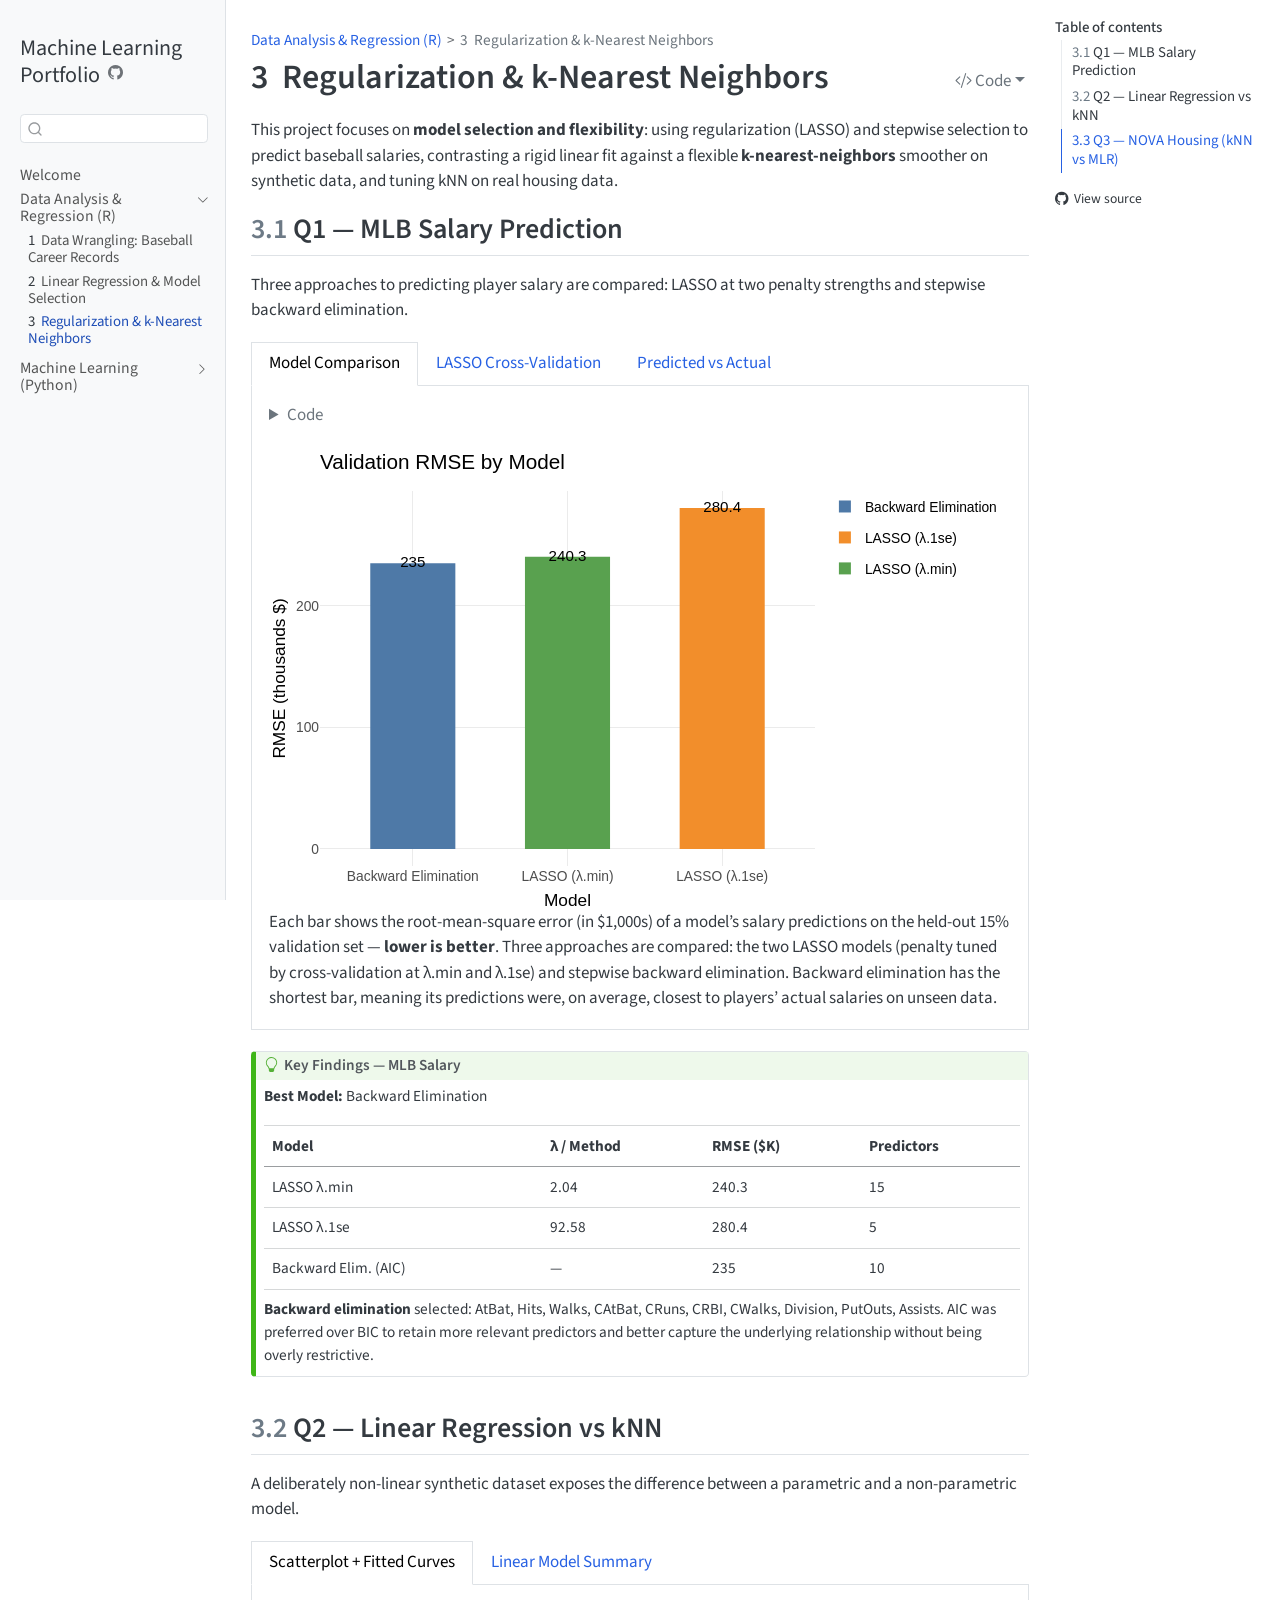
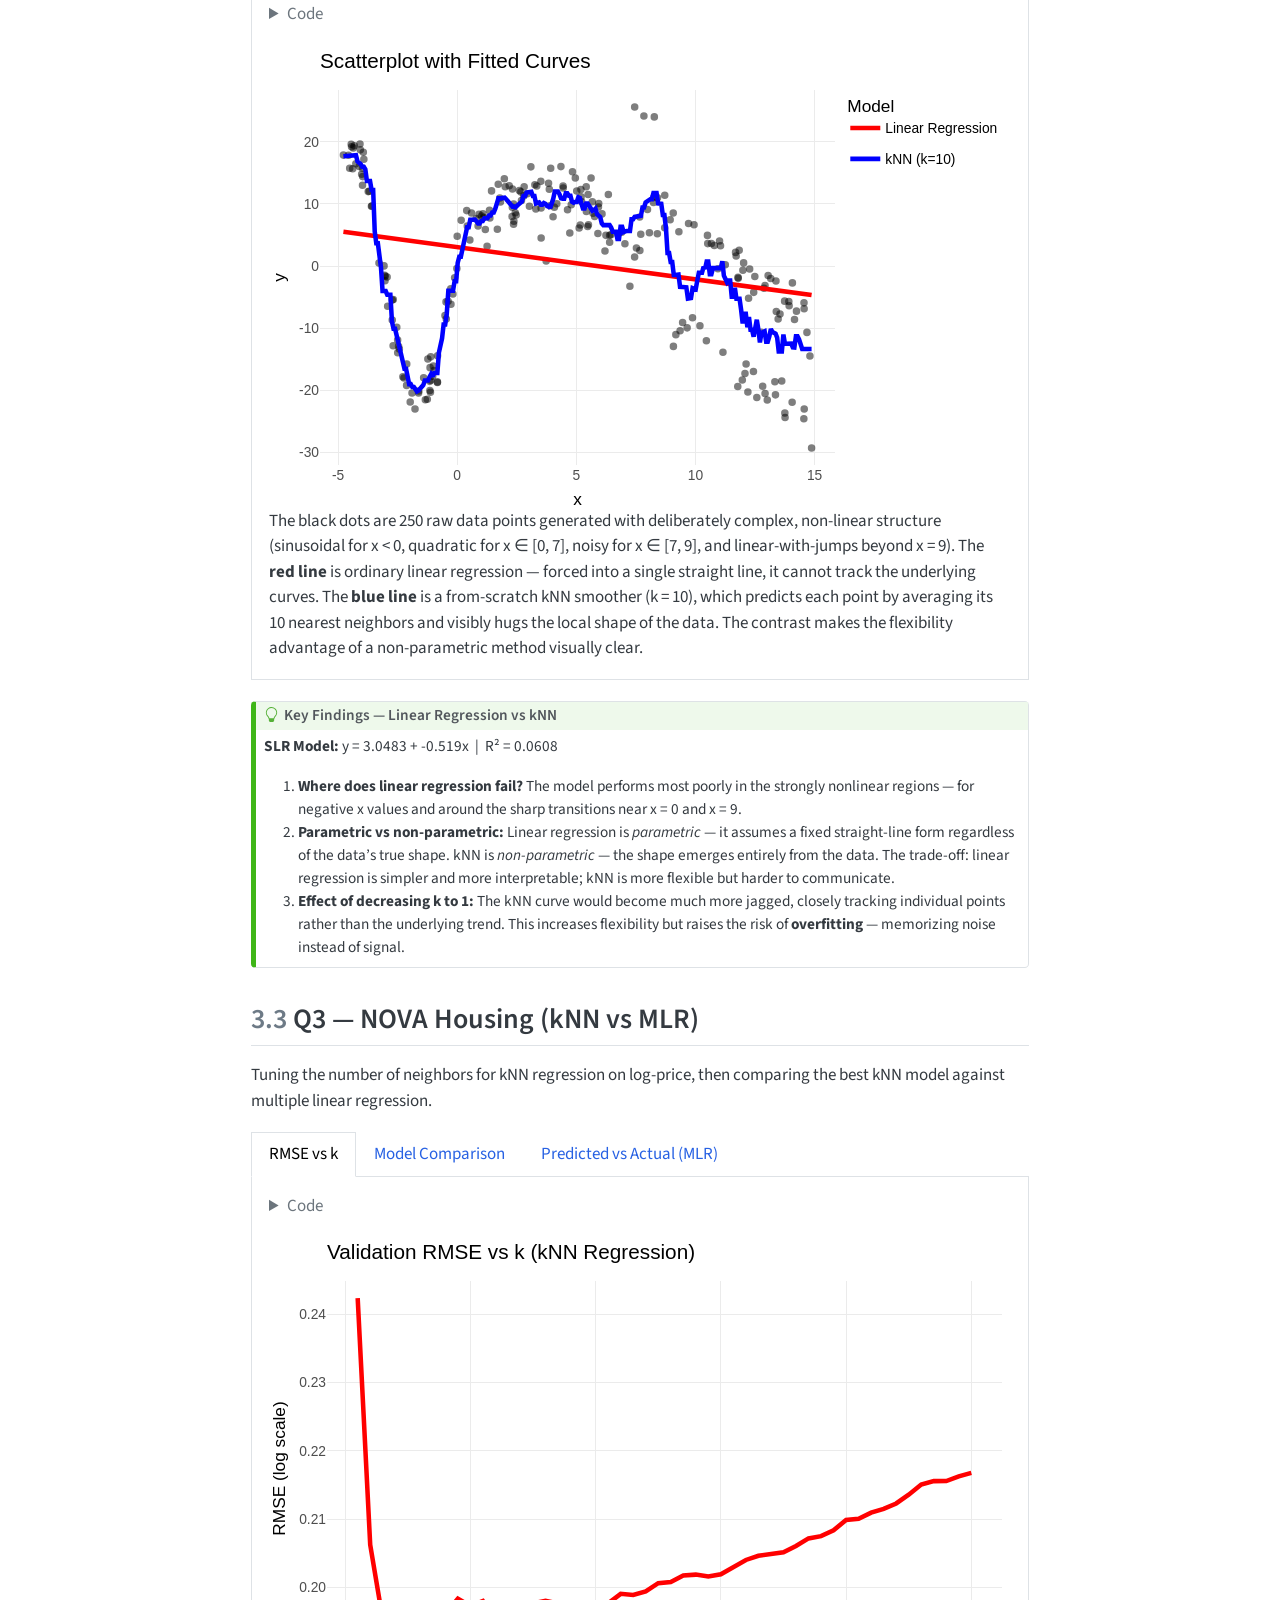
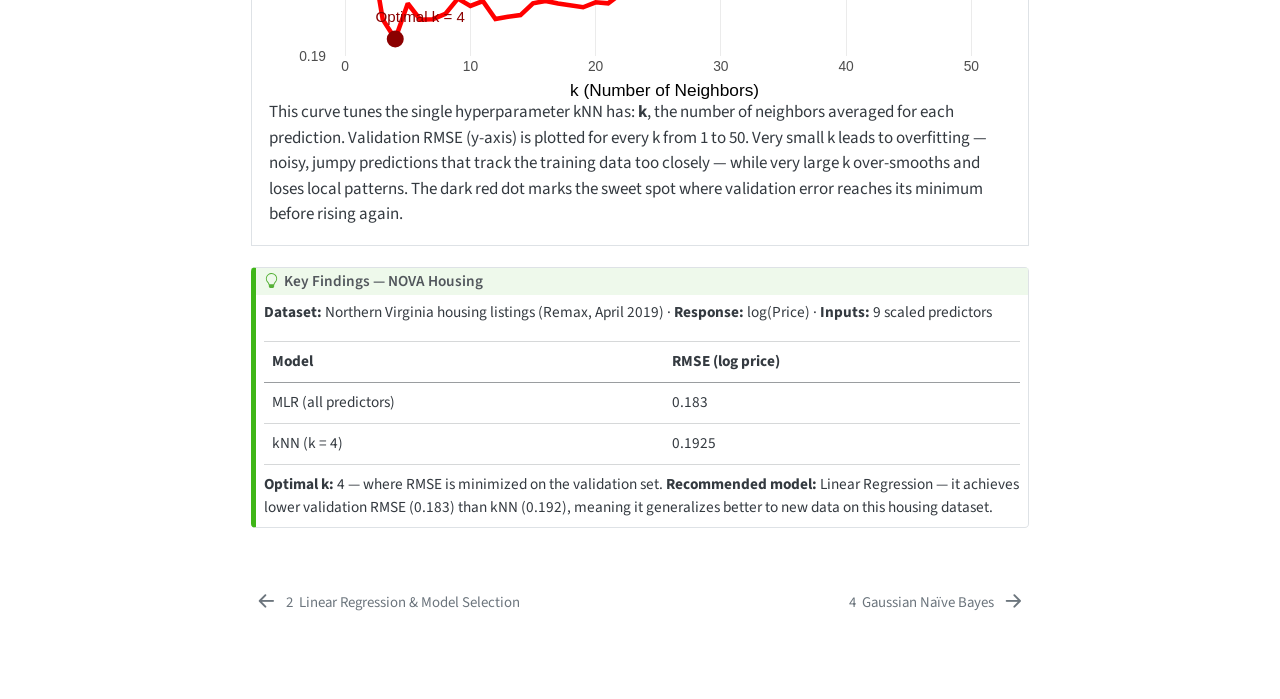
<file: chapters/03-regularization-knn.html>
<!DOCTYPE html>
<html xmlns="http://www.w3.org/1999/xhtml" lang="en" xml:lang="en"><head>

<meta charset="utf-8">
<meta name="generator" content="quarto-1.7.32">

<meta name="viewport" content="width=device-width, initial-scale=1.0, user-scalable=yes">


<title>3&nbsp; Regularization &amp; k-Nearest Neighbors – Machine Learning Portfolio</title>
<style>
code{white-space: pre-wrap;}
span.smallcaps{font-variant: small-caps;}
div.columns{display: flex; gap: min(4vw, 1.5em);}
div.column{flex: auto; overflow-x: auto;}
div.hanging-indent{margin-left: 1.5em; text-indent: -1.5em;}
ul.task-list{list-style: none;}
ul.task-list li input[type="checkbox"] {
  width: 0.8em;
  margin: 0 0.8em 0.2em -1em; /* quarto-specific, see https://github.com/quarto-dev/quarto-cli/issues/4556 */ 
  vertical-align: middle;
}
/* CSS for syntax highlighting */
html { -webkit-text-size-adjust: 100%; }
pre > code.sourceCode { white-space: pre; position: relative; }
pre > code.sourceCode > span { display: inline-block; line-height: 1.25; }
pre > code.sourceCode > span:empty { height: 1.2em; }
.sourceCode { overflow: visible; }
code.sourceCode > span { color: inherit; text-decoration: inherit; }
div.sourceCode { margin: 1em 0; }
pre.sourceCode { margin: 0; }
@media screen {
div.sourceCode { overflow: auto; }
}
@media print {
pre > code.sourceCode { white-space: pre-wrap; }
pre > code.sourceCode > span { text-indent: -5em; padding-left: 5em; }
}
pre.numberSource code
  { counter-reset: source-line 0; }
pre.numberSource code > span
  { position: relative; left: -4em; counter-increment: source-line; }
pre.numberSource code > span > a:first-child::before
  { content: counter(source-line);
    position: relative; left: -1em; text-align: right; vertical-align: baseline;
    border: none; display: inline-block;
    -webkit-touch-callout: none; -webkit-user-select: none;
    -khtml-user-select: none; -moz-user-select: none;
    -ms-user-select: none; user-select: none;
    padding: 0 4px; width: 4em;
  }
pre.numberSource { margin-left: 3em;  padding-left: 4px; }
div.sourceCode
  {   }
@media screen {
pre > code.sourceCode > span > a:first-child::before { text-decoration: underline; }
}
</style>


<script src="../site_libs/quarto-nav/quarto-nav.js"></script>
<script src="../site_libs/quarto-nav/headroom.min.js"></script>
<script src="../site_libs/clipboard/clipboard.min.js"></script>
<script src="../site_libs/quarto-search/autocomplete.umd.js"></script>
<script src="../site_libs/quarto-search/fuse.min.js"></script>
<script src="../site_libs/quarto-search/quarto-search.js"></script>
<meta name="quarto:offset" content="../">
<link href="../chapters/04-naive-bayes.html" rel="next">
<link href="../chapters/02-linear-regression.html" rel="prev">
<script src="../site_libs/quarto-html/quarto.js" type="module"></script>
<script src="../site_libs/quarto-html/tabsets/tabsets.js" type="module"></script>
<script src="../site_libs/quarto-html/popper.min.js"></script>
<script src="../site_libs/quarto-html/tippy.umd.min.js"></script>
<script src="../site_libs/quarto-html/anchor.min.js"></script>
<link href="../site_libs/quarto-html/tippy.css" rel="stylesheet">
<link href="../site_libs/quarto-html/quarto-syntax-highlighting-37eea08aefeeee20ff55810ff984fec1.css" rel="stylesheet" id="quarto-text-highlighting-styles">
<script src="../site_libs/bootstrap/bootstrap.min.js"></script>
<link href="../site_libs/bootstrap/bootstrap-icons.css" rel="stylesheet">
<link href="../site_libs/bootstrap/bootstrap-7c182df944cab68895208bd4b7024654.min.css" rel="stylesheet" append-hash="true" id="quarto-bootstrap" data-mode="light">
<script id="quarto-search-options" type="application/json">{
  "location": "sidebar",
  "copy-button": false,
  "collapse-after": 3,
  "panel-placement": "start",
  "type": "textbox",
  "limit": 50,
  "keyboard-shortcut": [
    "f",
    "/",
    "s"
  ],
  "show-item-context": false,
  "language": {
    "search-no-results-text": "No results",
    "search-matching-documents-text": "matching documents",
    "search-copy-link-title": "Copy link to search",
    "search-hide-matches-text": "Hide additional matches",
    "search-more-match-text": "more match in this document",
    "search-more-matches-text": "more matches in this document",
    "search-clear-button-title": "Clear",
    "search-text-placeholder": "",
    "search-detached-cancel-button-title": "Cancel",
    "search-submit-button-title": "Submit",
    "search-label": "Search"
  }
}</script>
<link href="../site_libs/htmltools-fill-0.5.8.1/fill.css" rel="stylesheet">
<script src="../site_libs/htmlwidgets-1.6.4/htmlwidgets.js"></script>
<script src="../site_libs/plotly-binding-4.11.0/plotly.js"></script>
<script src="../site_libs/typedarray-0.1/typedarray.min.js"></script>
<script src="../site_libs/jquery-3.5.1/jquery.min.js"></script>
<link href="../site_libs/crosstalk-1.2.2/css/crosstalk.min.css" rel="stylesheet">
<script src="../site_libs/crosstalk-1.2.2/js/crosstalk.min.js"></script>
<link href="../site_libs/plotly-htmlwidgets-css-2.11.1/plotly-htmlwidgets.css" rel="stylesheet">
<script src="../site_libs/plotly-main-2.11.1/plotly-latest.min.js"></script>


</head>

<body class="nav-sidebar docked quarto-light">

<div id="quarto-search-results"></div>
  <header id="quarto-header" class="headroom fixed-top">
  <nav class="quarto-secondary-nav">
    <div class="container-fluid d-flex">
      <button type="button" class="quarto-btn-toggle btn" data-bs-toggle="collapse" role="button" data-bs-target=".quarto-sidebar-collapse-item" aria-controls="quarto-sidebar" aria-expanded="false" aria-label="Toggle sidebar navigation" onclick="if (window.quartoToggleHeadroom) { window.quartoToggleHeadroom(); }">
        <i class="bi bi-layout-text-sidebar-reverse"></i>
      </button>
        <nav class="quarto-page-breadcrumbs" aria-label="breadcrumb"><ol class="breadcrumb"><li class="breadcrumb-item"><a href="../chapters/01-data-wrangling.html">Data Analysis &amp; Regression (R)</a></li><li class="breadcrumb-item"><a href="../chapters/03-regularization-knn.html"><span class="chapter-number">3</span>&nbsp; <span class="chapter-title">Regularization &amp; k-Nearest Neighbors</span></a></li></ol></nav>
        <a class="flex-grow-1" role="navigation" data-bs-toggle="collapse" data-bs-target=".quarto-sidebar-collapse-item" aria-controls="quarto-sidebar" aria-expanded="false" aria-label="Toggle sidebar navigation" onclick="if (window.quartoToggleHeadroom) { window.quartoToggleHeadroom(); }">      
        </a>
      <button type="button" class="btn quarto-search-button" aria-label="Search" onclick="window.quartoOpenSearch();">
        <i class="bi bi-search"></i>
      </button>
    </div>
  </nav>
</header>
<!-- content -->
<div id="quarto-content" class="quarto-container page-columns page-rows-contents page-layout-article">
<!-- sidebar -->
  <nav id="quarto-sidebar" class="sidebar collapse collapse-horizontal quarto-sidebar-collapse-item sidebar-navigation docked overflow-auto">
    <div class="pt-lg-2 mt-2 text-left sidebar-header">
    <div class="sidebar-title mb-0 py-0">
      <a href="../">Machine Learning Portfolio</a> 
        <div class="sidebar-tools-main">
    <a href="https://github.com/arihaanbarua/machine-learning-portfolio" title="Source Code" class="quarto-navigation-tool px-1" aria-label="Source Code"><i class="bi bi-github"></i></a>
</div>
    </div>
      </div>
        <div class="mt-2 flex-shrink-0 align-items-center">
        <div class="sidebar-search">
        <div id="quarto-search" class="" title="Search"></div>
        </div>
        </div>
    <div class="sidebar-menu-container"> 
    <ul class="list-unstyled mt-1">
        <li class="sidebar-item">
  <div class="sidebar-item-container"> 
  <a href="../index.html" class="sidebar-item-text sidebar-link">
 <span class="menu-text">Welcome</span></a>
  </div>
</li>
        <li class="sidebar-item sidebar-item-section">
      <div class="sidebar-item-container"> 
            <a class="sidebar-item-text sidebar-link text-start" data-bs-toggle="collapse" data-bs-target="#quarto-sidebar-section-1" role="navigation" aria-expanded="true">
 <span class="menu-text">Data Analysis &amp; Regression (R)</span></a>
          <a class="sidebar-item-toggle text-start" data-bs-toggle="collapse" data-bs-target="#quarto-sidebar-section-1" role="navigation" aria-expanded="true" aria-label="Toggle section">
            <i class="bi bi-chevron-right ms-2"></i>
          </a> 
      </div>
      <ul id="quarto-sidebar-section-1" class="collapse list-unstyled sidebar-section depth1 show">  
          <li class="sidebar-item">
  <div class="sidebar-item-container"> 
  <a href="../chapters/01-data-wrangling.html" class="sidebar-item-text sidebar-link">
 <span class="menu-text"><span class="chapter-number">1</span>&nbsp; <span class="chapter-title">Data Wrangling: Baseball Career Records</span></span></a>
  </div>
</li>
          <li class="sidebar-item">
  <div class="sidebar-item-container"> 
  <a href="../chapters/02-linear-regression.html" class="sidebar-item-text sidebar-link">
 <span class="menu-text"><span class="chapter-number">2</span>&nbsp; <span class="chapter-title">Linear Regression &amp; Model Selection</span></span></a>
  </div>
</li>
          <li class="sidebar-item">
  <div class="sidebar-item-container"> 
  <a href="../chapters/03-regularization-knn.html" class="sidebar-item-text sidebar-link active">
 <span class="menu-text"><span class="chapter-number">3</span>&nbsp; <span class="chapter-title">Regularization &amp; k-Nearest Neighbors</span></span></a>
  </div>
</li>
      </ul>
  </li>
        <li class="sidebar-item sidebar-item-section">
      <div class="sidebar-item-container"> 
            <a class="sidebar-item-text sidebar-link text-start collapsed" data-bs-toggle="collapse" data-bs-target="#quarto-sidebar-section-2" role="navigation" aria-expanded="false">
 <span class="menu-text">Machine Learning (Python)</span></a>
          <a class="sidebar-item-toggle text-start collapsed" data-bs-toggle="collapse" data-bs-target="#quarto-sidebar-section-2" role="navigation" aria-expanded="false" aria-label="Toggle section">
            <i class="bi bi-chevron-right ms-2"></i>
          </a> 
      </div>
      <ul id="quarto-sidebar-section-2" class="collapse list-unstyled sidebar-section depth1 ">  
          <li class="sidebar-item">
  <div class="sidebar-item-container"> 
  <a href="../chapters/04-naive-bayes.html" class="sidebar-item-text sidebar-link">
 <span class="menu-text"><span class="chapter-number">4</span>&nbsp; <span class="chapter-title">Gaussian Naïve Bayes</span></span></a>
  </div>
</li>
          <li class="sidebar-item">
  <div class="sidebar-item-container"> 
  <a href="../chapters/05-neural-network.html" class="sidebar-item-text sidebar-link">
 <span class="menu-text"><span class="chapter-number">5</span>&nbsp; <span class="chapter-title">Neural Networks: Bean Variety Classification</span></span></a>
  </div>
</li>
          <li class="sidebar-item">
  <div class="sidebar-item-container"> 
  <a href="../chapters/06-random-forest.html" class="sidebar-item-text sidebar-link">
 <span class="menu-text"><span class="chapter-number">6</span>&nbsp; <span class="chapter-title">Random Forests &amp; Feature Importance</span></span></a>
  </div>
</li>
          <li class="sidebar-item">
  <div class="sidebar-item-container"> 
  <a href="../chapters/07-roc-kfold.html" class="sidebar-item-text sidebar-link">
 <span class="menu-text"><span class="chapter-number">7</span>&nbsp; <span class="chapter-title">ROC Curves &amp; Cross-Validation</span></span></a>
  </div>
</li>
          <li class="sidebar-item">
  <div class="sidebar-item-container"> 
  <a href="../chapters/08-decision-trees.html" class="sidebar-item-text sidebar-link">
 <span class="menu-text"><span class="chapter-number">8</span>&nbsp; <span class="chapter-title">Decision Trees: Medical Diagnosis</span></span></a>
  </div>
</li>
      </ul>
  </li>
    </ul>
    </div>
</nav>
<div id="quarto-sidebar-glass" class="quarto-sidebar-collapse-item" data-bs-toggle="collapse" data-bs-target=".quarto-sidebar-collapse-item"></div>
<!-- margin-sidebar -->
    <div id="quarto-margin-sidebar" class="sidebar margin-sidebar">
        <nav id="TOC" role="doc-toc" class="toc-active">
    <h2 id="toc-title">Table of contents</h2>
   
  <ul>
  <li><a href="#q1-mlb-salary-prediction" id="toc-q1-mlb-salary-prediction" class="nav-link active" data-scroll-target="#q1-mlb-salary-prediction"><span class="header-section-number">3.1</span> Q1 — MLB Salary Prediction</a></li>
  <li><a href="#q2-linear-regression-vs-knn" id="toc-q2-linear-regression-vs-knn" class="nav-link" data-scroll-target="#q2-linear-regression-vs-knn"><span class="header-section-number">3.2</span> Q2 — Linear Regression vs kNN</a></li>
  <li><a href="#q3-nova-housing-knn-vs-mlr" id="toc-q3-nova-housing-knn-vs-mlr" class="nav-link" data-scroll-target="#q3-nova-housing-knn-vs-mlr"><span class="header-section-number">3.3</span> Q3 — NOVA Housing (kNN vs MLR)</a></li>
  </ul>
<div class="toc-actions"><ul><li><a href="https://github.com/arihaanbarua/machine-learning-portfolio/blob/main/chapters/03-regularization-knn.qmd" class="toc-action"><i class="bi bi-github"></i>View source</a></li></ul></div></nav>
    </div>
<!-- main -->
<main class="content" id="quarto-document-content">

<header id="title-block-header" class="quarto-title-block default"><nav class="quarto-page-breadcrumbs quarto-title-breadcrumbs d-none d-lg-block" aria-label="breadcrumb"><ol class="breadcrumb"><li class="breadcrumb-item"><a href="../chapters/01-data-wrangling.html">Data Analysis &amp; Regression (R)</a></li><li class="breadcrumb-item"><a href="../chapters/03-regularization-knn.html"><span class="chapter-number">3</span>&nbsp; <span class="chapter-title">Regularization &amp; k-Nearest Neighbors</span></a></li></ol></nav>
<div class="quarto-title">
<div class="quarto-title-block"><div><h1 class="title"><span class="chapter-number">3</span>&nbsp; <span class="chapter-title">Regularization &amp; k-Nearest Neighbors</span></h1><button type="button" class="btn code-tools-button dropdown-toggle" id="quarto-code-tools-menu" data-bs-toggle="dropdown" aria-expanded="false"><i class="bi"></i> Code</button><ul class="dropdown-menu dropdown-menu-end" aria-labelelledby="quarto-code-tools-menu"><li><a id="quarto-show-all-code" class="dropdown-item" href="javascript:void(0)" role="button">Show All Code</a></li><li><a id="quarto-hide-all-code" class="dropdown-item" href="javascript:void(0)" role="button">Hide All Code</a></li><li><hr class="dropdown-divider"></li><li><a id="quarto-view-source" class="dropdown-item" href="javascript:void(0)" role="button">View Source</a></li></ul></div></div>
</div>



<div class="quarto-title-meta">

    
  
    
  </div>
  


</header>


<p>This project focuses on <strong>model selection and flexibility</strong>: using regularization (LASSO) and stepwise selection to predict baseball salaries, contrasting a rigid linear fit against a flexible <strong>k-nearest-neighbors</strong> smoother on synthetic data, and tuning kNN on real housing data.</p>
<section id="q1-mlb-salary-prediction" class="level2" data-number="3.1">
<h2 data-number="3.1" class="anchored" data-anchor-id="q1-mlb-salary-prediction"><span class="header-section-number">3.1</span> Q1 — MLB Salary Prediction</h2>
<p>Three approaches to predicting player salary are compared: LASSO at two penalty strengths and stepwise backward elimination.</p>
<div class="tabset-margin-container"></div><div class="panel-tabset">
<ul class="nav nav-tabs" role="tablist"><li class="nav-item" role="presentation"><a class="nav-link active" id="tabset-1-1-tab" data-bs-toggle="tab" data-bs-target="#tabset-1-1" role="tab" aria-controls="tabset-1-1" aria-selected="true" aria-current="page">Model Comparison</a></li><li class="nav-item" role="presentation"><a class="nav-link" id="tabset-1-2-tab" data-bs-toggle="tab" data-bs-target="#tabset-1-2" role="tab" aria-controls="tabset-1-2" aria-selected="false">LASSO Cross-Validation</a></li><li class="nav-item" role="presentation"><a class="nav-link" id="tabset-1-3-tab" data-bs-toggle="tab" data-bs-target="#tabset-1-3" role="tab" aria-controls="tabset-1-3" aria-selected="false">Predicted vs Actual</a></li></ul>
<div class="tab-content">
<div id="tabset-1-1" class="tab-pane active" role="tabpanel" aria-labelledby="tabset-1-1-tab">
<div class="cell">
<details class="code-fold">
<summary>Code</summary>
<div class="sourceCode cell-code" id="cb1"><pre class="sourceCode r code-with-copy"><code class="sourceCode r"><span id="cb1-1"><a href="#cb1-1" aria-hidden="true" tabindex="-1"></a>model_df <span class="ot">&lt;-</span> <span class="fu">data.frame</span>(</span>
<span id="cb1-2"><a href="#cb1-2" aria-hidden="true" tabindex="-1"></a>  <span class="at">Model      =</span> <span class="fu">c</span>(<span class="st">"LASSO (λ.min)"</span>, <span class="st">"LASSO (λ.1se)"</span>, <span class="st">"Backward Elimination"</span>),</span>
<span id="cb1-3"><a href="#cb1-3" aria-hidden="true" tabindex="-1"></a>  <span class="at">RMSE       =</span> <span class="fu">c</span>(rmse_min, rmse_1se, rmse_back),</span>
<span id="cb1-4"><a href="#cb1-4" aria-hidden="true" tabindex="-1"></a>  <span class="at">Predictors =</span> <span class="fu">c</span>(coef_min_nz, coef_1se_nz, coef_back_nz)</span>
<span id="cb1-5"><a href="#cb1-5" aria-hidden="true" tabindex="-1"></a>)</span>
<span id="cb1-6"><a href="#cb1-6" aria-hidden="true" tabindex="-1"></a></span>
<span id="cb1-7"><a href="#cb1-7" aria-hidden="true" tabindex="-1"></a>p <span class="ot">&lt;-</span> <span class="fu">ggplot</span>(model_df, <span class="fu">aes</span>(<span class="at">x =</span> <span class="fu">reorder</span>(Model, RMSE), <span class="at">y =</span> RMSE, <span class="at">fill =</span> Model)) <span class="sc">+</span></span>
<span id="cb1-8"><a href="#cb1-8" aria-hidden="true" tabindex="-1"></a>  <span class="fu">geom_col</span>(<span class="at">width =</span> <span class="fl">0.55</span>, <span class="at">show.legend =</span> <span class="cn">FALSE</span>) <span class="sc">+</span></span>
<span id="cb1-9"><a href="#cb1-9" aria-hidden="true" tabindex="-1"></a>  <span class="fu">geom_text</span>(<span class="fu">aes</span>(<span class="at">label =</span> <span class="fu">round</span>(RMSE, <span class="dv">1</span>)), <span class="at">vjust =</span> <span class="sc">-</span><span class="fl">0.4</span>, <span class="at">size =</span> <span class="dv">4</span>) <span class="sc">+</span></span>
<span id="cb1-10"><a href="#cb1-10" aria-hidden="true" tabindex="-1"></a>  <span class="fu">scale_fill_manual</span>(<span class="at">values =</span> <span class="fu">c</span>(<span class="st">"#4e79a7"</span>, <span class="st">"#f28e2b"</span>, <span class="st">"#59a14f"</span>)) <span class="sc">+</span></span>
<span id="cb1-11"><a href="#cb1-11" aria-hidden="true" tabindex="-1"></a>  <span class="fu">labs</span>(<span class="at">title =</span> <span class="st">"Validation RMSE by Model"</span>, <span class="at">x =</span> <span class="st">"Model"</span>, <span class="at">y =</span> <span class="st">"RMSE (thousands $)"</span>) <span class="sc">+</span></span>
<span id="cb1-12"><a href="#cb1-12" aria-hidden="true" tabindex="-1"></a>  <span class="fu">theme_minimal</span>(<span class="at">base_size =</span> <span class="dv">13</span>)</span>
<span id="cb1-13"><a href="#cb1-13" aria-hidden="true" tabindex="-1"></a></span>
<span id="cb1-14"><a href="#cb1-14" aria-hidden="true" tabindex="-1"></a><span class="fu">ggplotly</span>(p, <span class="at">tooltip =</span> <span class="fu">c</span>(<span class="st">"x"</span>, <span class="st">"y"</span>))</span></code><button title="Copy to Clipboard" class="code-copy-button"><i class="bi"></i></button></pre></div>
</details>
<div class="cell-output-display">
<div class="plotly html-widget html-fill-item" id="htmlwidget-57e5b5792bf5c62b6633" style="width:100%;height:464px;"></div>
<script type="application/json" data-for="htmlwidget-57e5b5792bf5c62b6633">{"x":{"data":[{"orientation":"v","width":0.54999999999999993,"base":0,"x":[1],"y":[234.99627725567817],"text":"reorder(Model, RMSE): Backward Elimination<br />RMSE: 234.9963","type":"bar","textposition":"none","marker":{"autocolorscale":false,"color":"rgba(78,121,167,1)","line":{"width":1.8897637795275593,"color":"transparent"}},"name":"Backward Elimination","legendgroup":"Backward Elimination","showlegend":true,"xaxis":"x","yaxis":"y","hoverinfo":"text","frame":null},{"orientation":"v","width":0.54999999999999982,"base":0,"x":[3],"y":[280.39605318494705],"text":"reorder(Model, RMSE): LASSO (λ.1se)<br />RMSE: 280.3961","type":"bar","textposition":"none","marker":{"autocolorscale":false,"color":"rgba(242,142,43,1)","line":{"width":1.8897637795275593,"color":"transparent"}},"name":"LASSO (λ.1se)","legendgroup":"LASSO (λ.1se)","showlegend":true,"xaxis":"x","yaxis":"y","hoverinfo":"text","frame":null},{"orientation":"v","width":0.54999999999999982,"base":0,"x":[2],"y":[240.28026995776608],"text":"reorder(Model, RMSE): LASSO (λ.min)<br />RMSE: 240.2803","type":"bar","textposition":"none","marker":{"autocolorscale":false,"color":"rgba(89,161,79,1)","line":{"width":1.8897637795275593,"color":"transparent"}},"name":"LASSO (λ.min)","legendgroup":"LASSO (λ.min)","showlegend":true,"xaxis":"x","yaxis":"y","hoverinfo":"text","frame":null},{"x":[1],"y":[234.99627725567817],"text":235,"hovertext":"reorder(Model, RMSE): Backward Elimination<br />RMSE: 234.9963","textfont":{"size":15.118110236220474,"color":"rgba(0,0,0,1)"},"type":"scatter","mode":"text","hoveron":"points","name":"Backward Elimination","legendgroup":"Backward Elimination","showlegend":false,"xaxis":"x","yaxis":"y","hoverinfo":"text","frame":null},{"x":[3],"y":[280.39605318494705],"text":280.39999999999998,"hovertext":"reorder(Model, RMSE): LASSO (λ.1se)<br />RMSE: 280.3961","textfont":{"size":15.118110236220474,"color":"rgba(0,0,0,1)"},"type":"scatter","mode":"text","hoveron":"points","name":"LASSO (λ.1se)","legendgroup":"LASSO (λ.1se)","showlegend":false,"xaxis":"x","yaxis":"y","hoverinfo":"text","frame":null},{"x":[2],"y":[240.28026995776608],"text":240.30000000000001,"hovertext":"reorder(Model, RMSE): LASSO (λ.min)<br />RMSE: 240.2803","textfont":{"size":15.118110236220474,"color":"rgba(0,0,0,1)"},"type":"scatter","mode":"text","hoveron":"points","name":"LASSO (λ.min)","legendgroup":"LASSO (λ.min)","showlegend":false,"xaxis":"x","yaxis":"y","hoverinfo":"text","frame":null}],"layout":{"margin":{"t":45.356579493565796,"r":8.6342880863428846,"b":44.034869240348698,"l":50.942299709423011},"paper_bgcolor":"rgba(255,255,255,1)","font":{"color":"rgba(0,0,0,1)","family":"","size":17.268576172685762},"title":{"text":"Validation RMSE by Model","font":{"color":"rgba(0,0,0,1)","family":"","size":20.722291407222912},"x":0,"xref":"paper"},"xaxis":{"domain":[0,1],"automargin":true,"type":"linear","autorange":false,"range":[0.40000000000000002,3.6000000000000001],"tickmode":"array","ticktext":["Backward Elimination","LASSO (λ.min)","LASSO (λ.1se)"],"tickvals":[1,2,3],"categoryorder":"array","categoryarray":["Backward Elimination","LASSO (λ.min)","LASSO (λ.1se)"],"nticks":null,"ticks":"","tickcolor":null,"ticklen":4.3171440431714405,"tickwidth":0,"showticklabels":true,"tickfont":{"color":"rgba(77,77,77,1)","family":"","size":13.814860938148611},"tickangle":-0,"showline":false,"linecolor":null,"linewidth":0,"showgrid":true,"gridcolor":"rgba(235,235,235,1)","gridwidth":0,"zeroline":false,"anchor":"y","title":{"text":"Model","font":{"color":"rgba(0,0,0,1)","family":"","size":17.268576172685762}},"hoverformat":".2f"},"yaxis":{"domain":[0,1],"automargin":true,"type":"linear","autorange":false,"range":[-14.019802659247354,294.41585584419443],"tickmode":"array","ticktext":["0","100","200"],"tickvals":[1.7763568394002505e-15,100,200],"categoryorder":"array","categoryarray":["0","100","200"],"nticks":null,"ticks":"","tickcolor":null,"ticklen":4.3171440431714423,"tickwidth":0,"showticklabels":true,"tickfont":{"color":"rgba(77,77,77,1)","family":"","size":13.814860938148611},"tickangle":-0,"showline":false,"linecolor":null,"linewidth":0,"showgrid":true,"gridcolor":"rgba(235,235,235,1)","gridwidth":0,"zeroline":false,"anchor":"x","title":{"text":"RMSE (thousands $)","font":{"color":"rgba(0,0,0,1)","family":"","size":17.268576172685762}},"hoverformat":".2f"},"shapes":[{"type":"rect","fillcolor":null,"line":{"color":null,"width":0,"linetype":[]},"yref":"paper","xref":"paper","layer":"below","x0":0,"x1":1,"y0":0,"y1":1}],"showlegend":true,"legend":{"bgcolor":null,"bordercolor":null,"borderwidth":0,"font":{"color":"rgba(0,0,0,1)","family":"","size":13.814860938148611},"title":{"text":"","font":{"color":"rgba(0,0,0,1)","family":"","size":17.268576172685762}}},"hovermode":"closest","barmode":"relative"},"config":{"doubleClick":"reset","modeBarButtonsToAdd":["hoverclosest","hovercompare"],"showSendToCloud":false},"source":"A","attrs":{"1596c1aa718a8":{"x":{},"y":{},"fill":{},"type":"bar"},"1596c5043cb43":{"x":{},"y":{},"fill":{},"label":{}}},"cur_data":"1596c1aa718a8","visdat":{"1596c1aa718a8":["function (y) ","x"],"1596c5043cb43":["function (y) ","x"]},"highlight":{"on":"plotly_click","persistent":false,"dynamic":false,"selectize":false,"opacityDim":0.20000000000000001,"selected":{"opacity":1},"debounce":0},"shinyEvents":["plotly_hover","plotly_click","plotly_selected","plotly_relayout","plotly_brushed","plotly_brushing","plotly_clickannotation","plotly_doubleclick","plotly_deselect","plotly_afterplot","plotly_sunburstclick"],"base_url":"https://plot.ly"},"evals":[],"jsHooks":[]}</script>
</div>
</div>
<p>Each bar shows the root-mean-square error (in $1,000s) of a model’s salary predictions on the held-out 15% validation set — <strong>lower is better</strong>. Three approaches are compared: the two LASSO models (penalty tuned by cross-validation at λ.min and λ.1se) and stepwise backward elimination. Backward elimination has the shortest bar, meaning its predictions were, on average, closest to players’ actual salaries on unseen data.</p>
</div>
<div id="tabset-1-2" class="tab-pane" role="tabpanel" aria-labelledby="tabset-1-2-tab">
<div class="cell">
<details class="code-fold">
<summary>Code</summary>
<div class="sourceCode cell-code" id="cb2"><pre class="sourceCode r code-with-copy"><code class="sourceCode r"><span id="cb2-1"><a href="#cb2-1" aria-hidden="true" tabindex="-1"></a><span class="fu">plot</span>(cv_lasso, <span class="at">main =</span> <span class="st">"Cross-Validated MSE vs log(λ)"</span>)</span></code><button title="Copy to Clipboard" class="code-copy-button"><i class="bi"></i></button></pre></div>
</details>
<div class="cell-output-display">
<div>
<figure class="figure">
<p><img src="03-regularization-knn_files/figure-html/unnamed-chunk-3-1.png" class="img-fluid figure-img" width="672"></p>
</figure>
</div>
</div>
</div>
<p>This plot is the diagnostic LASSO uses to select its penalty strength λ. The x-axis is log(λ) and the y-axis is cross-validated prediction error; red dots show the average error at each λ with error bars. The two dashed vertical lines mark <strong>λ.min</strong> (the penalty that minimizes error) and <strong>λ.1se</strong> (the simplest model within one standard error of the best). The numbers across the top count how many predictors remain active — as λ grows, LASSO progressively shrinks more coefficients to exactly zero, producing sparser models.</p>
</div>
<div id="tabset-1-3" class="tab-pane" role="tabpanel" aria-labelledby="tabset-1-3-tab">
<div class="cell">
<details class="code-fold">
<summary>Code</summary>
<div class="sourceCode cell-code" id="cb3"><pre class="sourceCode r code-with-copy"><code class="sourceCode r"><span id="cb3-1"><a href="#cb3-1" aria-hidden="true" tabindex="-1"></a>pva_df <span class="ot">&lt;-</span> <span class="fu">data.frame</span>(<span class="at">Actual =</span> y_valid_mlb, <span class="at">Predicted =</span> <span class="fu">as.numeric</span>(pred_back))</span>
<span id="cb3-2"><a href="#cb3-2" aria-hidden="true" tabindex="-1"></a></span>
<span id="cb3-3"><a href="#cb3-3" aria-hidden="true" tabindex="-1"></a>p2 <span class="ot">&lt;-</span> <span class="fu">ggplot</span>(pva_df, <span class="fu">aes</span>(<span class="at">x =</span> Actual, <span class="at">y =</span> Predicted)) <span class="sc">+</span></span>
<span id="cb3-4"><a href="#cb3-4" aria-hidden="true" tabindex="-1"></a>  <span class="fu">geom_point</span>(<span class="at">alpha =</span> <span class="fl">0.6</span>, <span class="at">color =</span> <span class="st">"#4e79a7"</span>) <span class="sc">+</span></span>
<span id="cb3-5"><a href="#cb3-5" aria-hidden="true" tabindex="-1"></a>  <span class="fu">geom_abline</span>(<span class="at">slope =</span> <span class="dv">1</span>, <span class="at">intercept =</span> <span class="dv">0</span>, <span class="at">color =</span> <span class="st">"red"</span>, <span class="at">linetype =</span> <span class="st">"dashed"</span>) <span class="sc">+</span></span>
<span id="cb3-6"><a href="#cb3-6" aria-hidden="true" tabindex="-1"></a>  <span class="fu">labs</span>(<span class="at">title =</span> <span class="st">"Backward Elimination: Predicted vs Actual"</span>,</span>
<span id="cb3-7"><a href="#cb3-7" aria-hidden="true" tabindex="-1"></a>       <span class="at">x =</span> <span class="st">"Actual Salary (thousands $)"</span>, <span class="at">y =</span> <span class="st">"Predicted Salary (thousands $)"</span>) <span class="sc">+</span></span>
<span id="cb3-8"><a href="#cb3-8" aria-hidden="true" tabindex="-1"></a>  <span class="fu">theme_minimal</span>(<span class="at">base_size =</span> <span class="dv">13</span>)</span>
<span id="cb3-9"><a href="#cb3-9" aria-hidden="true" tabindex="-1"></a></span>
<span id="cb3-10"><a href="#cb3-10" aria-hidden="true" tabindex="-1"></a><span class="fu">ggplotly</span>(p2)</span></code><button title="Copy to Clipboard" class="code-copy-button"><i class="bi"></i></button></pre></div>
</details>
<div class="cell-output-display">
<div class="plotly html-widget html-fill-item" id="htmlwidget-e3fac67be4c789e74d6d" style="width:100%;height:464px;"></div>
<script type="application/json" data-for="htmlwidget-e3fac67be4c789e74d6d">{"x":{"data":[{"x":[517.14300000000003,100,765,247.5,1200,1350,230,950,105,1041.6669999999999,70,300,490,385,535,400,297.5,165,95,75,1310,265,587.5,420,575,670,175,137,140,350,560,500,135,475,740,425,245,1150,1300,1000],"y":[961.76330605065505,434.51194804689101,714.01365759974783,303.25417021846386,687.31703887221329,1127.8895413301136,95.064597288047111,1198.6840189934605,463.38073571995727,1214.1786897770564,293.56306801950944,557.40749206840121,274.61396767567345,369.91465630230067,529.79194336314254,454.97187308907075,392.92335722725187,316.21427357188503,164.02461224960436,129.31130975465595,944.00200864601027,234.71990099702913,793.44161366797073,917.03979477743144,752.12653711737141,250.71447224239907,486.00723060354238,161.41411690171432,272.97422524128433,462.55187841898322,610.1628706194241,664.56051059185108,170.85674454488486,506.37290334588454,683.80511472934597,171.89074264632541,224.19014895762268,816.03366719748283,1159.0282850193939,615.92575666934749],"text":["Actual:  517.143<br />Predicted:  961.7633","Actual:  100.000<br />Predicted:  434.5119","Actual:  765.000<br />Predicted:  714.0137","Actual:  247.500<br />Predicted:  303.2542","Actual: 1200.000<br />Predicted:  687.3170","Actual: 1350.000<br />Predicted: 1127.8895","Actual:  230.000<br />Predicted:   95.0646","Actual:  950.000<br />Predicted: 1198.6840","Actual:  105.000<br />Predicted:  463.3807","Actual: 1041.667<br />Predicted: 1214.1787","Actual:   70.000<br />Predicted:  293.5631","Actual:  300.000<br />Predicted:  557.4075","Actual:  490.000<br />Predicted:  274.6140","Actual:  385.000<br />Predicted:  369.9147","Actual:  535.000<br />Predicted:  529.7919","Actual:  400.000<br />Predicted:  454.9719","Actual:  297.500<br />Predicted:  392.9234","Actual:  165.000<br />Predicted:  316.2143","Actual:   95.000<br />Predicted:  164.0246","Actual:   75.000<br />Predicted:  129.3113","Actual: 1310.000<br />Predicted:  944.0020","Actual:  265.000<br />Predicted:  234.7199","Actual:  587.500<br />Predicted:  793.4416","Actual:  420.000<br />Predicted:  917.0398","Actual:  575.000<br />Predicted:  752.1265","Actual:  670.000<br />Predicted:  250.7145","Actual:  175.000<br />Predicted:  486.0072","Actual:  137.000<br />Predicted:  161.4141","Actual:  140.000<br />Predicted:  272.9742","Actual:  350.000<br />Predicted:  462.5519","Actual:  560.000<br />Predicted:  610.1629","Actual:  500.000<br />Predicted:  664.5605","Actual:  135.000<br />Predicted:  170.8567","Actual:  475.000<br />Predicted:  506.3729","Actual:  740.000<br />Predicted:  683.8051","Actual:  425.000<br />Predicted:  171.8907","Actual:  245.000<br />Predicted:  224.1901","Actual: 1150.000<br />Predicted:  816.0337","Actual: 1300.000<br />Predicted: 1159.0283","Actual: 1000.000<br />Predicted:  615.9258"],"type":"scatter","mode":"markers","marker":{"autocolorscale":false,"color":"rgba(78,121,167,1)","opacity":0.59999999999999998,"size":5.6692913385826778,"symbol":"circle","line":{"width":1.8897637795275593,"color":"rgba(78,121,167,1)"}},"hoveron":"points","showlegend":false,"xaxis":"x","yaxis":"y","hoverinfo":"text","frame":null},{"x":[6,1414],"y":[6,1414],"text":"intercept: 0<br />slope: 1","type":"scatter","mode":"lines","line":{"width":1.8897637795275593,"color":"rgba(255,0,0,1)","dash":"dash"},"hoveron":"points","showlegend":false,"xaxis":"x","yaxis":"y","hoverinfo":"text","frame":null}],"layout":{"margin":{"t":45.356579493565796,"r":8.6342880863428846,"b":44.034869240348698,"l":57.849730178497317},"paper_bgcolor":"rgba(255,255,255,1)","font":{"color":"rgba(0,0,0,1)","family":"","size":17.268576172685762},"title":{"text":"Backward Elimination: Predicted vs Actual","font":{"color":"rgba(0,0,0,1)","family":"","size":20.722291407222912},"x":0,"xref":"paper"},"xaxis":{"domain":[0,1],"automargin":true,"type":"linear","autorange":false,"range":[6,1414],"tickmode":"array","ticktext":["500","1000"],"tickvals":[500,1000],"categoryorder":"array","categoryarray":["500","1000"],"nticks":null,"ticks":"","tickcolor":null,"ticklen":4.3171440431714405,"tickwidth":0,"showticklabels":true,"tickfont":{"color":"rgba(77,77,77,1)","family":"","size":13.814860938148611},"tickangle":-0,"showline":false,"linecolor":null,"linewidth":0,"showgrid":true,"gridcolor":"rgba(235,235,235,1)","gridwidth":0,"zeroline":false,"anchor":"y","title":{"text":"Actual Salary (thousands $)","font":{"color":"rgba(0,0,0,1)","family":"","size":17.268576172685762}},"hoverformat":".2f"},"yaxis":{"domain":[0,1],"automargin":true,"type":"linear","autorange":false,"range":[39.108892663596635,1270.1343944015068],"tickmode":"array","ticktext":["250","500","750","1000","1250"],"tickvals":[250,500,750,1000,1250],"categoryorder":"array","categoryarray":["250","500","750","1000","1250"],"nticks":null,"ticks":"","tickcolor":null,"ticklen":4.3171440431714423,"tickwidth":0,"showticklabels":true,"tickfont":{"color":"rgba(77,77,77,1)","family":"","size":13.814860938148611},"tickangle":-0,"showline":false,"linecolor":null,"linewidth":0,"showgrid":true,"gridcolor":"rgba(235,235,235,1)","gridwidth":0,"zeroline":false,"anchor":"x","title":{"text":"Predicted Salary (thousands $)","font":{"color":"rgba(0,0,0,1)","family":"","size":17.268576172685762}},"hoverformat":".2f"},"shapes":[{"type":"rect","fillcolor":null,"line":{"color":null,"width":0,"linetype":[]},"yref":"paper","xref":"paper","layer":"below","x0":0,"x1":1,"y0":0,"y1":1}],"showlegend":false,"legend":{"bgcolor":null,"bordercolor":null,"borderwidth":0,"font":{"color":"rgba(0,0,0,1)","family":"","size":13.814860938148611}},"hovermode":"closest","barmode":"relative"},"config":{"doubleClick":"reset","modeBarButtonsToAdd":["hoverclosest","hovercompare"],"showSendToCloud":false},"source":"A","attrs":{"1596c10d53399":{"x":{},"y":{},"type":"scatter"},"1596c1d2e8a71":{"intercept":{},"slope":{}}},"cur_data":"1596c10d53399","visdat":{"1596c10d53399":["function (y) ","x"],"1596c1d2e8a71":["function (y) ","x"]},"highlight":{"on":"plotly_click","persistent":false,"dynamic":false,"selectize":false,"opacityDim":0.20000000000000001,"selected":{"opacity":1},"debounce":0},"shinyEvents":["plotly_hover","plotly_click","plotly_selected","plotly_relayout","plotly_brushed","plotly_brushing","plotly_clickannotation","plotly_doubleclick","plotly_deselect","plotly_afterplot","plotly_sunburstclick"],"base_url":"https://plot.ly"},"evals":[],"jsHooks":[]}</script>
</div>
</div>
<p>For the best-performing backward-elimination model, each point is one player from the validation set: predicted salary (y-axis) versus their actual salary (x-axis). The red dashed line marks perfect prediction — points on it were predicted exactly. The cluster near the line at lower salary levels shows good accuracy for most players, while the wider spread at high salaries reflects greater uncertainty for the highest-paid stars.</p>
</div>
</div>
</div>
<div class="callout callout-style-default callout-tip callout-titled">
<div class="callout-header d-flex align-content-center">
<div class="callout-icon-container">
<i class="callout-icon"></i>
</div>
<div class="callout-title-container flex-fill">
Key Findings — MLB Salary
</div>
</div>
<div class="callout-body-container callout-body">
<p><strong>Best Model:</strong> Backward Elimination</p>
<table class="caption-top table">
<thead>
<tr class="header">
<th>Model</th>
<th>λ / Method</th>
<th>RMSE ($K)</th>
<th>Predictors</th>
</tr>
</thead>
<tbody>
<tr class="odd">
<td>LASSO λ.min</td>
<td>2.04</td>
<td>240.3</td>
<td>15</td>
</tr>
<tr class="even">
<td>LASSO λ.1se</td>
<td>92.58</td>
<td>280.4</td>
<td>5</td>
</tr>
<tr class="odd">
<td>Backward Elim. (AIC)</td>
<td>—</td>
<td>235</td>
<td>10</td>
</tr>
</tbody>
</table>
<p><strong>Backward elimination</strong> selected: AtBat, Hits, Walks, CAtBat, CRuns, CRBI, CWalks, Division, PutOuts, Assists. AIC was preferred over BIC to retain more relevant predictors and better capture the underlying relationship without being overly restrictive.</p>
</div>
</div>
</section>
<section id="q2-linear-regression-vs-knn" class="level2" data-number="3.2">
<h2 data-number="3.2" class="anchored" data-anchor-id="q2-linear-regression-vs-knn"><span class="header-section-number">3.2</span> Q2 — Linear Regression vs kNN</h2>
<p>A deliberately non-linear synthetic dataset exposes the difference between a parametric and a non-parametric model.</p>
<div class="tabset-margin-container"></div><div class="panel-tabset">
<ul class="nav nav-tabs" role="tablist"><li class="nav-item" role="presentation"><a class="nav-link active" id="tabset-2-1-tab" data-bs-toggle="tab" data-bs-target="#tabset-2-1" role="tab" aria-controls="tabset-2-1" aria-selected="true">Scatterplot + Fitted Curves</a></li><li class="nav-item" role="presentation"><a class="nav-link" id="tabset-2-2-tab" data-bs-toggle="tab" data-bs-target="#tabset-2-2" role="tab" aria-controls="tabset-2-2" aria-selected="false">Linear Model Summary</a></li></ul>
<div class="tab-content">
<div id="tabset-2-1" class="tab-pane active" role="tabpanel" aria-labelledby="tabset-2-1-tab">
<div class="cell">
<details class="code-fold">
<summary>Code</summary>
<div class="sourceCode cell-code" id="cb4"><pre class="sourceCode r code-with-copy"><code class="sourceCode r"><span id="cb4-1"><a href="#cb4-1" aria-hidden="true" tabindex="-1"></a>pred_df <span class="ot">&lt;-</span> <span class="fu">data.frame</span>(<span class="at">x =</span> x_grid, <span class="at">LinReg =</span> lm_preds, <span class="at">kNN =</span> knn_preds)</span>
<span id="cb4-2"><a href="#cb4-2" aria-hidden="true" tabindex="-1"></a></span>
<span id="cb4-3"><a href="#cb4-3" aria-hidden="true" tabindex="-1"></a>p3 <span class="ot">&lt;-</span> <span class="fu">ggplot</span>(df_sim, <span class="fu">aes</span>(<span class="at">x =</span> x, <span class="at">y =</span> y)) <span class="sc">+</span></span>
<span id="cb4-4"><a href="#cb4-4" aria-hidden="true" tabindex="-1"></a>  <span class="fu">geom_point</span>(<span class="at">alpha =</span> <span class="fl">0.5</span>, <span class="at">color =</span> <span class="st">"black"</span>, <span class="at">size =</span> <span class="fl">1.5</span>) <span class="sc">+</span></span>
<span id="cb4-5"><a href="#cb4-5" aria-hidden="true" tabindex="-1"></a>  <span class="fu">geom_line</span>(<span class="at">data =</span> pred_df, <span class="fu">aes</span>(<span class="at">x =</span> x, <span class="at">y =</span> LinReg, <span class="at">color =</span> <span class="st">"Linear Regression"</span>), <span class="at">linewidth =</span> <span class="fl">1.2</span>) <span class="sc">+</span></span>
<span id="cb4-6"><a href="#cb4-6" aria-hidden="true" tabindex="-1"></a>  <span class="fu">geom_line</span>(<span class="at">data =</span> pred_df, <span class="fu">aes</span>(<span class="at">x =</span> x, <span class="at">y =</span> kNN,    <span class="at">color =</span> <span class="st">"kNN (k=10)"</span>),         <span class="at">linewidth =</span> <span class="fl">1.2</span>) <span class="sc">+</span></span>
<span id="cb4-7"><a href="#cb4-7" aria-hidden="true" tabindex="-1"></a>  <span class="fu">scale_color_manual</span>(<span class="at">values =</span> <span class="fu">c</span>(<span class="st">"Linear Regression"</span> <span class="ot">=</span> <span class="st">"red"</span>, <span class="st">"kNN (k=10)"</span> <span class="ot">=</span> <span class="st">"blue"</span>)) <span class="sc">+</span></span>
<span id="cb4-8"><a href="#cb4-8" aria-hidden="true" tabindex="-1"></a>  <span class="fu">labs</span>(<span class="at">title =</span> <span class="st">"Scatterplot with Fitted Curves"</span>, <span class="at">x =</span> <span class="st">"x"</span>, <span class="at">y =</span> <span class="st">"y"</span>, <span class="at">color =</span> <span class="st">"Model"</span>) <span class="sc">+</span></span>
<span id="cb4-9"><a href="#cb4-9" aria-hidden="true" tabindex="-1"></a>  <span class="fu">theme_minimal</span>(<span class="at">base_size =</span> <span class="dv">13</span>)</span>
<span id="cb4-10"><a href="#cb4-10" aria-hidden="true" tabindex="-1"></a></span>
<span id="cb4-11"><a href="#cb4-11" aria-hidden="true" tabindex="-1"></a><span class="fu">ggplotly</span>(p3)</span></code><button title="Copy to Clipboard" class="code-copy-button"><i class="bi"></i></button></pre></div>
</details>
<div class="cell-output-display">
<div class="plotly html-widget html-fill-item" id="htmlwidget-74eb9079e1f855e4febb" style="width:100%;height:464px;"></div>
<script type="application/json" data-for="htmlwidget-74eb9079e1f855e4febb">{"x":{"data":[{"x":[13.357346276752651,2.9430673830211163,-2.4950836412608624,14.563850192353129,5.1183911319822073,13.930820049718022,5.6189591623842716,-1.1213514674454927,10.94346041791141,-2.2787824785336852,-3.9620689768344164,11.010416988283396,13.740549148060381,5.4947674088180065,9.9406962469220161,12.2734419349581,1.979033499956131,0.87800892535597086,10.514207305386662,3.5223961109295487,4.0246968157589436,-1.108209895901382,7.4487408623099327,0.0013170996680855751,10.668253074400127,8.239546213299036,5.4218302248045802,3.0317589361220598,5.1661732140928507,-2.7227999782189727,-1.3354406552389264,11.78517634049058,12.873896425589919,5.6724963197484612,1.0207671485841274,12.574760606512427,4.7866010013967752,10.503032235428691,3.8669227156788111,2.3665879666805267,12.820187616162002,11.050990051589906,12.124509811401367,6.2423321977257729,-1.1446217866614461,0.79832110553979874,-4.3841387145221233,12.44387780316174,14.067718354053795,9.3037512432783842,-3.6894142674282193,-4.4472846947610378,1.7884579999372363,5.2235589502379298,12.228557760827243,3.8856142852455378,-4.0785950655117631,-4.7742695128545165,5.7688183104619384,6.3442145101726055,-3.0287814373150468,10.457686269655824,-2.4262662371620536,14.156239568255842,7.6670802850276232,11.682118037715554,8.9380919467657804,-3.5982280084863305,-1.6116868378594518,13.377451044507325,-3.7327858759090304,2.3132933862507343,2.7927101962268353,-0.2691793255507946,0.53232667502015829,8.4004595503211021,-2.4592363415285945,-2.1163577912375331,-2.9172655427828431,13.759992127306759,7.0398338232189417,11.251771398819983,2.1834696969017386,13.159117419272661,-0.82814936991780996,13.048896375112236,7.8355541219934821,-1.619136561639607,-3.9161496935412288,12.918894807808101,2.3812181269749999,-0.82333634607493877,14.548172899521887,1.6863605985417962,2.4377055512741208,11.834805617108941,7.5221671117469668,14.554479536600411,-0.9725977061316371,-2.7248309180140495,-3.0685641197487712,-0.45702548697590828,4.0785543201491237,4.4438295252621174,4.8386424034833908,1.7233900632709265,-1.8945146398618817,0.91748540755361319,-4.5107556413859129,-4.3583406507968903,11.965880207717419,-1.9705360569059849,7.2483399976044893,2.6086929626762867,2.8110341122373939,-3.2807587133720517,3.523985305801034,-4.2531708814203739,13.469672636128962,1.1184783186763525,13.332460755482316,-1.1374386679381132,4.1796553740277886,2.6974896527826786,7.9867472779005766,-1.1106050526723266,3.0931334057822824,3.3398039825260639,9.0671005705371499,7.4462217278778553,1.4423943543806672,5.1917596720159054,5.4150863876566291,-4.0083672432228923,-3.0209828680381179,-4.1101216385141015,-3.9388877293094993,-1.2304578581824899,9.7096121683716774,13.013475746847689,6.452574604190886,-2.6813587825745344,-0.1067959563806653,10.187042667530477,12.754649152047932,14.559586071409285,3.8344617048278451,1.0806166660040617,-4.3172081606462598,14.803212704136968,3.510955055244267,-4.0643859654664993,13.391458396799862,2.3677564971148968,1.3722489541396499,9.3554584216326475,3.2603337988257408,1.2556554144248366,-2.6879367185756564,14.239051677286625,9.4605806050822139,4.7260595019906759,-0.17924919258803129,8.2525798212736845,-1.0271056368947029,-0.46676825731992722,0.60102751012891531,-1.4070958038792014,8.7109162844717503,2.3035174189135432,12.02138424385339,6.9048353796824813,8.4081945568323135,-0.013480088673532009,9.0746053215116262,1.3560049748048186,11.989039103500545,4.9587119417265058,3.3013430749997497,5.9280565474182367,12.433116589672863,13.547629662789404,11.775053585879505,1.8147529009729624,0.42545738164335489,5.6995277386158705,8.0673736054450274,9.8755474155768752,0.16802348662167788,12.077703783288598,7.7047941833734512,12.199408393353224,14.056480610743165,13.620293620042503,5.0167196244001389,3.9246266707777977,-2.5340739358216524,2.4769583949819207,14.872874603606761,1.1814245907589793,8.2729208236560225,-2.9388878354802728,5.4774263733997941,6.2027579871937633,11.153649101033807,-3.971672160550952,4.3538966542109847,5.1997863175347447,9.6502541797235608,-2.1225614752620459,0.40063649881631136,3.7350021349266171,-0.82867182791233063,-2.4983224691823125,12.490825075656176,13.917787857353687,12.921463386155665,6.76975985057652,6.3981855846941471,-0.99943592678755522,11.707258266396821,-0.51189709454774857,2.6725966390222311,-4.5605302089825273,13.750800527632236,6.3960868818685412,14.678133395500481,-0.26111384853720665,4.6308047883212566,7.6594731770455837,-1.7689424334093928,-3.9722980838268995,10.792236812412739,6.0779112344607711,9.1771129192784429,-2.2320216614753008,5.9398613171651959,-1.1507209157571197,8.708013710565865,4.4499078160151839,-3.5772431595250964,5.5087684188038111,-3.0415624612942338,5.9054628945887089,2.3196749622002244,11.795487813651562,2.0179093861952424,-1.2528679659590125,-4.4323411537334323,-0.38031268864870071],"y":[-20.728876850344204,11.620731460058542,-13.959012738501826,-23.003296764725434,6.1271517218556797,-6.3822333287340456,14.174465981975056,-20.323629771087898,-0.43463090097296275,-17.80789457163171,14.38722356010107,4.0227274927349672,-5.645127315513971,11.506365160061138,6.6531249437708624,-0.46732488429016006,14.046170778859294,6.4456399820781423,3.6074219475295006,9.3562534559538904,7.9322416652378189,-14.612863198917692,25.583502976576707,4.7863718658810637,3.6370315611918431,10.209636927473568,8.7809435255491017,9.625577679001287,6.597153300823499,-5.4573073596349797,-21.517117120641153,-1.8265678361145599,-3.5795389200080661,10.332864181414884,8.0638270752717567,-21.135649199012736,9.8622708252126827,4.9316101716851088,12.343461074382898,6.7140897750891728,-19.346764370240333,3.2540706126370762,-15.746191270360523,4.9358211756869572,-20.035182983229589,7.6634189469163267,15.658317959758305,-4.2369722652719224,-2.7111444296107958,5.5270480724202784,12.050653420494058,19.579516154615376,10.964094294542186,10.329199399231136,-5.1828360853350972,9.7071886142280945,19.636484036811691,17.849660595023284,7.9679923102475714,11.504715126143793,-2.3745304529002302,-12.014220861614781,-13.36339271534972,-8.5966114639864202,2.496305635895693,2.1977278292231484,7.4413367191269817,9.6348102571255172,-20.116196240997613,-2.4201884278593395,11.976069991559042,9.4668610783977929,11.288473874644717,-3.6626310560840682,4.1998866008434632,5.207004520461906,-12.90669244239,-15.745087105969997,-6.4823066375151761,-24.360519300104865,3.5727064071617498,0.22429464307220881,12.912586367492063,-1.9956185554667578,-18.638607903617594,-1.5112092121822327,24.152076312963345,-20.417491860497648,17.168260100600662,-3.1399325512084446,7.1914513618724527,-14.437277337838456,-24.559619616344104,5.9236251495001984,8.578439589796357,2.5294878882802649,2.9087287035121303,-5.9257817720857036,-16.799728373590387,-8.6759028390136521,0.02587434487866247,-8.5216156857577445,9.4612775517905625,12.873372545963461,15.172362590702461,13.166775323424172,-20.414505580818194,8.3235921304320062,15.740616839121259,19.012259777142148,-18.321136320822319,-21.885918843632052,-3.2474407439121045,12.165169507620792,12.774473229663744,0.48882205973714843,4.5173478614912987,16.470380720675969,-8.5326894072257353,7.8084183109858083,-18.610736920080324,-16.346884689467036,10.009525435416402,10.529937198324021,9.0972341322895804,-18.362030905608499,15.959409235442251,12.87543195831228,8.533812292216636,1.4592690397565402,12.09263142171155,12.322047811950441,12.758865317433186,14.785150509254102,-1.6458397016530208,16.018568050312652,18.311969123451824,-14.955517588831464,6.8385144471812902,-21.547792869251939,5.0485943764663634,-5.3696196682077861,-1.8748625785818369,-9.6211821650970109,-10.670526036807143,-6.8851240597948369,13.326639174320425,8.423316405168249,19.345863252491927,-14.472054913429858,13.62521136105944,18.692566257964074,-7.3174716259026571,9.9739108810560655,7.7364435048102687,-10.401983564560785,13.085751410581992,3.1838707505829085,-12.823024311923167,-7.2543864460968948,-9.0875818148046132,5.3000394258376176,-4.4992553455879207,11.016804687997945,-17.740484097884494,-5.7661844354486522,8.549678327978036,-17.972233185701036,11.406807207805587,7.9782889205442089,0.50957188784802332,5.4291816076592445,10.981247728000412,-0.40309016107369255,-12.927705477149789,8.9547237207556361,-0.6884567768900951,14.176880891356802,9.1907250485379457,9.4913763526685209,-16.980152525914054,-7.7224013046623643,-19.389575909413193,10.31928175734086,6.4267231332514738,8.5044101933258602,5.3530292139326781,-8.3318584295746305,7.3579346077257792,-17.290468043030213,5.1247122542391592,-20.252492435569128,-21.905477631743242,-18.503408782494191,12.0829091203301,15.729173820258087,-9.8562018001062626,8.2218148035355334,-29.270615679137567,5.8745942620374381,24.000153554642672,-1.7716860048620893,6.3605773992599364,2.4354595220871298,-13.86847523382715,15.73653637590799,15.997812019741088,11.128224121621155,-9.9484317392445192,-19.202735075741799,8.918537846047883,0.81725889141590535,-18.742074911375543,-11.886562347962501,-1.6826127662361348,-5.7043689555567694,-20.503739079426747,5.223541918055278,3.8309388470555135,-16.07630028088689,1.6155713194142558,-7.9511194505086511,11.9336388911602,17.837460770233104,-23.647499629202876,4.9356859207983295,-10.675741076473576,-6.1618301970903691,9.0660114954449469,7.9032333672076263,-23.01168994162839,12.996756448233482,3.2998221005658035,8.3911803061303125,-11.035571637854394,-18.009606282304343,10.064897042131998,-18.557489254844512,6.1506928845915567,12.555109269268627,9.6635441706526848,6.6479842679986199,-1.4731180815387726,5.2236371596801217,12.386346998096309,-1.9832780625582929,12.771512079410599,-21.447898451685333,19.187800843028114,-5.6630056191237914],"text":["x: 13.35734628<br />y: -20.72887685","x:  2.94306738<br />y:  11.62073146","x: -2.49508364<br />y: -13.95901274","x: 14.56385019<br />y: -23.00329676","x:  5.11839113<br />y:   6.12715172","x: 13.93082005<br />y:  -6.38223333","x:  5.61895916<br />y:  14.17446598","x: -1.12135147<br />y: -20.32362977","x: 10.94346042<br />y:  -0.43463090","x: -2.27878248<br />y: -17.80789457","x: -3.96206898<br />y:  14.38722356","x: 11.01041699<br />y:   4.02272749","x: 13.74054915<br />y:  -5.64512732","x:  5.49476741<br />y:  11.50636516","x:  9.94069625<br />y:   6.65312494","x: 12.27344193<br />y:  -0.46732488","x:  1.97903350<br />y:  14.04617078","x:  0.87800893<br />y:   6.44563998","x: 10.51420731<br />y:   3.60742195","x:  3.52239611<br />y:   9.35625346","x:  4.02469682<br />y:   7.93224167","x: -1.10820990<br />y: -14.61286320","x:  7.44874086<br />y:  25.58350298","x:  0.00131710<br />y:   4.78637187","x: 10.66825307<br />y:   3.63703156","x:  8.23954621<br />y:  10.20963693","x:  5.42183022<br />y:   8.78094353","x:  3.03175894<br />y:   9.62557768","x:  5.16617321<br />y:   6.59715330","x: -2.72279998<br />y:  -5.45730736","x: -1.33544066<br />y: -21.51711712","x: 11.78517634<br />y:  -1.82656784","x: 12.87389643<br />y:  -3.57953892","x:  5.67249632<br />y:  10.33286418","x:  1.02076715<br />y:   8.06382708","x: 12.57476061<br />y: -21.13564920","x:  4.78660100<br />y:   9.86227083","x: 10.50303224<br />y:   4.93161017","x:  3.86692272<br />y:  12.34346107","x:  2.36658797<br />y:   6.71408978","x: 12.82018762<br />y: -19.34676437","x: 11.05099005<br />y:   3.25407061","x: 12.12450981<br />y: -15.74619127","x:  6.24233220<br />y:   4.93582118","x: -1.14462179<br />y: -20.03518298","x:  0.79832111<br />y:   7.66341895","x: -4.38413871<br />y:  15.65831796","x: 12.44387780<br />y:  -4.23697227","x: 14.06771835<br />y:  -2.71114443","x:  9.30375124<br />y:   5.52704807","x: -3.68941427<br />y:  12.05065342","x: -4.44728469<br />y:  19.57951615","x:  1.78845800<br />y:  10.96409429","x:  5.22355895<br />y:  10.32919940","x: 12.22855776<br />y:  -5.18283609","x:  3.88561429<br />y:   9.70718861","x: -4.07859507<br />y:  19.63648404","x: -4.77426951<br />y:  17.84966060","x:  5.76881831<br />y:   7.96799231","x:  6.34421451<br />y:  11.50471513","x: -3.02878144<br />y:  -2.37453045","x: 10.45768627<br />y: -12.01422086","x: -2.42626624<br />y: -13.36339272","x: 14.15623957<br />y:  -8.59661146","x:  7.66708029<br />y:   2.49630564","x: 11.68211804<br />y:   2.19772783","x:  8.93809195<br />y:   7.44133672","x: -3.59822801<br />y:   9.63481026","x: -1.61168684<br />y: -20.11619624","x: 13.37745104<br />y:  -2.42018843","x: -3.73278588<br />y:  11.97606999","x:  2.31329339<br />y:   9.46686108","x:  2.79271020<br />y:  11.28847387","x: -0.26917933<br />y:  -3.66263106","x:  0.53232668<br />y:   4.19988660","x:  8.40045955<br />y:   5.20700452","x: -2.45923634<br />y: -12.90669244","x: -2.11635779<br />y: -15.74508711","x: -2.91726554<br />y:  -6.48230664","x: 13.75999213<br />y: -24.36051930","x:  7.03983382<br />y:   3.57270641","x: 11.25177140<br />y:   0.22429464","x:  2.18346970<br />y:  12.91258637","x: 13.15911742<br />y:  -1.99561856","x: -0.82814937<br />y: -18.63860790","x: 13.04889638<br />y:  -1.51120921","x:  7.83555412<br />y:  24.15207631","x: -1.61913656<br />y: -20.41749186","x: -3.91614969<br />y:  17.16826010","x: 12.91889481<br />y:  -3.13993255","x:  2.38121813<br />y:   7.19145136","x: -0.82333635<br />y: -14.43727734","x: 14.54817290<br />y: -24.55961962","x:  1.68636060<br />y:   5.92362515","x:  2.43770555<br />y:   8.57843959","x: 11.83480562<br />y:   2.52948789","x:  7.52216711<br />y:   2.90872870","x: 14.55447954<br />y:  -5.92578177","x: -0.97259771<br />y: -16.79972837","x: -2.72483092<br />y:  -8.67590284","x: -3.06856412<br />y:   0.02587434","x: -0.45702549<br />y:  -8.52161569","x:  4.07855432<br />y:   9.46127755","x:  4.44382953<br />y:  12.87337255","x:  4.83864240<br />y:  15.17236259","x:  1.72339006<br />y:  13.16677532","x: -1.89451464<br />y: -20.41450558","x:  0.91748541<br />y:   8.32359213","x: -4.51075564<br />y:  15.74061684","x: -4.35834065<br />y:  19.01225978","x: 11.96588021<br />y: -18.32113632","x: -1.97053606<br />y: -21.88591884","x:  7.24834000<br />y:  -3.24744074","x:  2.60869296<br />y:  12.16516951","x:  2.81103411<br />y:  12.77447323","x: -3.28075871<br />y:   0.48882206","x:  3.52398531<br />y:   4.51734786","x: -4.25317088<br />y:  16.47038072","x: 13.46967264<br />y:  -8.53268941","x:  1.11847832<br />y:   7.80841831","x: 13.33246076<br />y: -18.61073692","x: -1.13743867<br />y: -16.34688469","x:  4.17965537<br />y:  10.00952544","x:  2.69748965<br />y:  10.52993720","x:  7.98674728<br />y:   9.09723413","x: -1.11060505<br />y: -18.36203091","x:  3.09313341<br />y:  15.95940924","x:  3.33980398<br />y:  12.87543196","x:  9.06710057<br />y:   8.53381229","x:  7.44622173<br />y:   1.45926904","x:  1.44239435<br />y:  12.09263142","x:  5.19175967<br />y:  12.32204781","x:  5.41508639<br />y:  12.75886532","x: -4.00836724<br />y:  14.78515051","x: -3.02098287<br />y:  -1.64583970","x: -4.11012164<br />y:  16.01856805","x: -3.93888773<br />y:  18.31196912","x: -1.23045786<br />y: -14.95551759","x:  9.70961217<br />y:   6.83851445","x: 13.01347575<br />y: -21.54779287","x:  6.45257460<br />y:   5.04859438","x: -2.68135878<br />y:  -5.36961967","x: -0.10679596<br />y:  -1.87486258","x: 10.18704267<br />y:  -9.62118217","x: 12.75464915<br />y: -10.67052604","x: 14.55958607<br />y:  -6.88512406","x:  3.83446170<br />y:  13.32663917","x:  1.08061667<br />y:   8.42331641","x: -4.31720816<br />y:  19.34586325","x: 14.80321270<br />y: -14.47205491","x:  3.51095506<br />y:  13.62521136","x: -4.06438597<br />y:  18.69256626","x: 13.39145840<br />y:  -7.31747163","x:  2.36775650<br />y:   9.97391088","x:  1.37224895<br />y:   7.73644350","x:  9.35545842<br />y: -10.40198356","x:  3.26033380<br />y:  13.08575141","x:  1.25565541<br />y:   3.18387075","x: -2.68793672<br />y: -12.82302431","x: 14.23905168<br />y:  -7.25438645","x:  9.46058061<br />y:  -9.08758181","x:  4.72605950<br />y:   5.30003943","x: -0.17924919<br />y:  -4.49925535","x:  8.25257982<br />y:  11.01680469","x: -1.02710564<br />y: -17.74048410","x: -0.46676826<br />y:  -5.76618444","x:  0.60102751<br />y:   8.54967833","x: -1.40709580<br />y: -17.97223319","x:  8.71091628<br />y:  11.40680721","x:  2.30351742<br />y:   7.97828892","x: 12.02138424<br />y:   0.50957189","x:  6.90483538<br />y:   5.42918161","x:  8.40819456<br />y:  10.98124773","x: -0.01348009<br />y:  -0.40309016","x:  9.07460532<br />y: -12.92770548","x:  1.35600497<br />y:   8.95472372","x: 11.98903910<br />y:  -0.68845678","x:  4.95871194<br />y:  14.17688089","x:  3.30134307<br />y:   9.19072505","x:  5.92805655<br />y:   9.49137635","x: 12.43311659<br />y: -16.98015253","x: 13.54762966<br />y:  -7.72240130","x: 11.77505359<br />y: -19.38957591","x:  1.81475290<br />y:  10.31928176","x:  0.42545738<br />y:   6.42672313","x:  5.69952774<br />y:   8.50441019","x:  8.06737361<br />y:   5.35302921","x:  9.87554742<br />y:  -8.33185843","x:  0.16802349<br />y:   7.35793461","x: 12.07770378<br />y: -17.29046804","x:  7.70479418<br />y:   5.12471225","x: 12.19940839<br />y: -20.25249244","x: 14.05648061<br />y: -21.90547763","x: 13.62029362<br />y: -18.50340878","x:  5.01671962<br />y:  12.08290912","x:  3.92462667<br />y:  15.72917382","x: -2.53407394<br />y:  -9.85620180","x:  2.47695839<br />y:   8.22181480","x: 14.87287460<br />y: -29.27061568","x:  1.18142459<br />y:   5.87459426","x:  8.27292082<br />y:  24.00015355","x: -2.93888784<br />y:  -1.77168600","x:  5.47742637<br />y:   6.36057740","x:  6.20275799<br />y:   2.43545952","x: 11.15364910<br />y: -13.86847523","x: -3.97167216<br />y:  15.73653638","x:  4.35389665<br />y:  15.99781202","x:  5.19978632<br />y:  11.12822412","x:  9.65025418<br />y:  -9.94843174","x: -2.12256148<br />y: -19.20273508","x:  0.40063650<br />y:   8.91853785","x:  3.73500213<br />y:   0.81725889","x: -0.82867183<br />y: -18.74207491","x: -2.49832247<br />y: -11.88656235","x: 12.49082508<br />y:  -1.68261277","x: 13.91778786<br />y:  -5.70436896","x: 12.92146339<br />y: -20.50373908","x:  6.76975985<br />y:   5.22354192","x:  6.39818558<br />y:   3.83093885","x: -0.99943593<br />y: -16.07630028","x: 11.70725827<br />y:   1.61557132","x: -0.51189709<br />y:  -7.95111945","x:  2.67259664<br />y:  11.93363889","x: -4.56053021<br />y:  17.83746077","x: 13.75080053<br />y: -23.64749963","x:  6.39608688<br />y:   4.93568592","x: 14.67813340<br />y: -10.67574108","x: -0.26111385<br />y:  -6.16183020","x:  4.63080479<br />y:   9.06601150","x:  7.65947318<br />y:   7.90323337","x: -1.76894243<br />y: -23.01168994","x: -3.97229808<br />y:  12.99675645","x: 10.79223681<br />y:   3.29982210","x:  6.07791123<br />y:   8.39118031","x:  9.17711292<br />y: -11.03557164","x: -2.23202166<br />y: -18.00960628","x:  5.93986132<br />y:  10.06489704","x: -1.15072092<br />y: -18.55748925","x:  8.70801371<br />y:   6.15069288","x:  4.44990782<br />y:  12.55510927","x: -3.57724316<br />y:   9.66354417","x:  5.50876842<br />y:   6.64798427","x: -3.04156246<br />y:  -1.47311808","x:  5.90546289<br />y:   5.22363716","x:  2.31967496<br />y:  12.38634700","x: 11.79548781<br />y:  -1.98327806","x:  2.01790939<br />y:  12.77151208","x: -1.25286797<br />y: -21.44789845","x: -4.43234115<br />y:  19.18780084","x: -0.38031269<br />y:  -5.66300562"],"type":"scatter","mode":"markers","marker":{"autocolorscale":false,"color":"rgba(0,0,0,1)","opacity":0.5,"size":5.6692913385826778,"symbol":"circle","line":{"width":1.8897637795275593,"color":"rgba(0,0,0,1)"}},"hoveron":"points","showlegend":false,"xaxis":"x","yaxis":"y","hoverinfo":"text","frame":null},{"x":[-4.7742695128545165,-4.708560000759328,-4.6428504886641404,-4.5771409765689519,-4.5114314644737634,-4.4457219523785758,-4.3800124402833873,-4.3143029281881988,-4.2485934160930103,-4.1828839039978227,-4.1171743919026342,-4.0514648798074457,-3.9857553677122581,-3.9200458556170696,-3.8543363435218816,-3.7886268314266935,-3.722917319331505,-3.6572078072363166,-3.5914982951411285,-3.5257887830459405,-3.460079270950752,-3.3943697588555639,-3.3286602467603759,-3.2629507346651874,-3.1972412225699993,-3.1315317104748113,-3.0658221983796228,-3.0001126862844347,-2.9344031741892467,-2.8686936620940582,-2.8029841499988701,-2.7372746379036816,-2.6715651258084936,-2.6058556137133055,-2.540146101618117,-2.474436589522929,-2.4087270774277405,-2.3430175653325525,-2.2773080532373644,-2.2115985411421759,-2.1458890290469879,-2.0801795169517998,-2.0144700048566113,-1.9487604927614233,-1.8830509806662352,-1.8173414685710467,-1.7516319564758587,-1.6859224443806702,-1.6202129322854821,-1.5545034201902941,-1.4887939080951056,-1.4230843959999175,-1.357374883904729,-1.291665371809541,-1.2259558597143529,-1.1602463476191645,-1.0945368355239764,-1.0288273234287884,-0.96311781133359986,-0.89740829923841181,-0.83169878714322376,-0.76598927504803527,-0.70027976295284677,-0.63457025085765917,-0.56886073876247067,-0.50315122666728218,-0.43744171457209458,-0.37173220247690608,-0.30602269038171759,-0.24031317828652998,-0.17460366619134149,-0.108894154096153,-0.043184642000964502,0.022524870094223104,0.088234382189411598,0.15394389428460009,0.2196534063797877,0.28536291847497619,0.35107243057016468,0.41678194266535229,0.48249145476054078,0.54820096685572928,0.61391047895091688,0.67961999104610538,0.74532950314129387,0.81103901523648148,0.87674852733166997,0.94245803942685846,1.0081675515220461,1.0738770636172346,1.1395865757124231,1.2052960878076115,1.2710055999027992,1.3367151119979876,1.4024246240931761,1.4681341361883637,1.5338436482835522,1.5995531603787407,1.6652626724739283,1.7309721845691168,1.7966816966643053,1.8623912087594929,1.9281007208546814,1.9938102329498699,2.0595197450450584,2.125229257140246,2.1909387692354345,2.256648281330623,2.3223577934258106,2.3880673055209991,2.4537768176161876,2.5194863297113752,2.5851958418065637,2.6509053539017522,2.7166148659969398,2.7823243780921283,2.8480338901873168,2.9137434022825044,2.9794529143776929,3.0451624264728814,3.110871938568069,3.1765814506632575,3.242290962758446,3.3080004748536336,3.373709986948823,3.4394194990440106,3.5051290111391982,3.5708385232343876,3.6365480353295752,3.7022575474247628,3.7679670595199521,3.8336765716151397,3.8993860837103274,3.9650955958055167,4.0308051079007043,4.0965146199958919,4.1622241320910813,4.2279336441862689,4.2936431562814565,4.3593526683766459,4.4250621804718335,4.4907716925670211,4.5564812046622105,4.6221907167573981,4.6879002288525875,4.7536097409477751,4.8193192530429627,4.8850287651381521,4.9507382772333397,5.0164477893285273,5.0821573014237167,5.1478668135189043,5.2135763256140919,5.2792858377092813,5.3449953498044689,5.4107048618996565,5.4764143739948459,5.5421238860900335,5.6078333981852211,5.6735429102804105,5.7392524223755981,5.8049619344707857,5.8706714465659751,5.9363809586611627,6.0020904707563503,6.0677999828515397,6.1335094949467273,6.1992190070419149,6.2649285191371042,6.3306380312322919,6.3963475433274795,6.4620570554226688,6.5277665675178564,6.593476079613044,6.6591855917082334,6.724895103803421,6.7906046158986086,6.856314127993798,6.9220236400889856,6.987733152184175,7.0534426642793626,7.1191521763745502,7.1848616884697396,7.2505712005649272,7.3162807126601148,7.3819902247553042,7.4476997368504918,7.5134092489456794,7.5791187610408688,7.6448282731360564,7.710537785231244,7.7762472973264334,7.841956809421621,7.9076663215168086,7.973375833611998,8.0390853457071856,8.1047948578023732,8.1705043698975626,8.2362138819927502,8.3019233940879378,8.3676329061831272,8.4333424182783148,8.4990519303735024,8.5647614424686918,8.6304709545638794,8.696180466659067,8.7618899787542563,8.827599490849444,8.8933090029446333,8.9590185150398209,9.0247280271350085,9.0904375392301979,9.1561470513253855,9.2218565634205731,9.2875660755157625,9.3532755876109501,9.4189850997061377,9.4846946118013271,9.5504041238965147,9.6161136359917023,9.6818231480868917,9.7475326601820793,9.8132421722772669,9.8789516843724563,9.9446611964676439,10.010370708562832,10.076080220658021,10.141789732753208,10.207499244848396,10.273208756943585,10.338918269038773,10.404627781133961,10.47033729322915,10.536046805324338,10.601756317419525,10.667465829514715,10.733175341609902,10.79888485370509,10.864594365800279,10.930303877895467,10.996013389990654,11.061722902085844,11.127432414181031,11.193141926276221,11.258851438371408,11.324560950466598,11.390270462561784,11.455979974656973,11.521689486752162,11.587398998847348,11.653108510942538,11.718818023037727,11.784527535132913,11.850237047228102,11.915946559323292,11.981656071418477,12.047365583513667,12.113075095608856,12.178784607704042,12.244494119799231,12.310203631894421,12.375913143989607,12.441622656084796,12.507332168179985,12.573041680275171,12.638751192370361,12.70446070446555,12.770170216560736,12.835879728655925,12.901589240751115,12.9672987528463,13.03300826494149,13.098717777036679,13.164427289131865,13.230136801227054,13.295846313322244,13.36155582541743,13.427265337512619,13.492974849607808,13.558684361702994,13.624393873798184,13.690103385893373,13.755812897988559,13.821522410083748,13.887231922178938,13.952941434274123,14.018650946369313,14.084360458464502,14.150069970559692,14.215779482654877,14.281488994750067,14.347198506845256,14.412908018940442,14.478617531035631,14.544327043130821,14.610036555226007,14.675746067321196,14.741455579416385,14.807165091511571,14.872874603606761],"y":[5.5260709999027142,5.4919683228766365,5.4578656458505588,5.4237629688244811,5.3896602917984042,5.3555576147723265,5.3214549377462488,5.2873522607201711,5.2532495836940933,5.2191469066680165,5.1850442296419388,5.1509415526158611,5.1168388755897833,5.0827361985637056,5.0486335215376279,5.0145308445115511,4.9804281674854733,4.9463254904593956,4.9122228134333179,4.8781201364072402,4.8440174593811625,4.8099147823550847,4.7758121053290079,4.7417094283029302,4.7076067512768525,4.6735040742507747,4.639401397224697,4.6052987201986193,4.5711960431725425,4.5370933661464647,4.502990689120387,4.4688880120943093,4.4347853350682316,4.4006826580421547,4.366579981016077,4.3324773039899993,4.2983746269639216,4.2642719499378439,4.2301692729117661,4.1960665958856884,4.1619639188596116,4.1278612418335339,4.0937585648074561,4.0596558877813784,4.0255532107553007,3.9914505337292234,3.9573478567031457,3.923245179677068,3.8891425026509907,3.855039825624913,3.8209371485988353,3.786834471572758,3.7527317945466803,3.7186291175206025,3.6845264404945253,3.6504237634684475,3.6163210864423703,3.5822184094162925,3.5481157323902148,3.5140130553641375,3.4799103783380598,3.4458077013119821,3.4117050242859044,3.3776023472598271,3.3434996702337494,3.3093969932076717,3.2752943161815944,3.2411916391555167,3.2070889621294389,3.1729862851033617,3.1388836080772839,3.1047809310512062,3.0706782540251285,3.0365755769990512,3.0024728999729735,2.9683702229468958,2.9342675459208185,2.9001648688947408,2.8660621918686631,2.8319595148425858,2.7978568378165081,2.7637541607904303,2.7296514837643535,2.6955488067382758,2.6614461297121981,2.6273434526861208,2.5932407756600431,2.5591380986339654,2.5250354216078881,2.4909327445818104,2.4568300675557326,2.4227273905296549,2.3886247135035776,2.3545220364774999,2.3204193594514222,2.2863166824253449,2.2522140053992672,2.2181113283731895,2.1840086513471122,2.1499059743210345,2.1158032972949568,2.0817006202688795,2.0475979432428018,2.013495266216724,1.9793925891906463,1.945289912164569,1.9111872351384913,1.8770845581124136,1.8429818810863363,1.8088792040602586,1.7747765270341809,1.7406738500081036,1.7065711729820259,1.6724684959559482,1.6383658189298709,1.6042631419037932,1.5701604648777154,1.5360577878516382,1.5019551108255604,1.4678524337994827,1.4337497567734057,1.3996470797473279,1.3655444027212502,1.3314417256951729,1.2973390486690948,1.2632363716430175,1.2291336946169402,1.1950310175908621,1.1609283405647848,1.1268256635387075,1.0927229865126293,1.0586203094865521,1.0245176324604748,0.99041495543439662,0.95631227840831934,0.92220960138224206,0.8881069243561639,0.85400424733008662,0.81990157030400945,0.78579889327793118,0.75169621625185401,0.71759353922577673,0.68349086219969857,0.64938818517362129,0.61528550814754313,0.58118283112146585,0.54708015409538857,0.51297747706931041,0.47887480004323313,0.44477212301715591,0.41066944599107769,0.37656676896500046,0.34246409193892319,0.30836141491284502,0.27425873788676775,0.2401560608606905,0.20605338383461233,0.17195070680853505,0.1378480297824578,0.10374535275637962,0.069642675730302375,0.035539998704225112,0.0014373216781469341,-0.032665355347930324,-0.06676803237400758,-0.10087070940008576,-0.13497338642616302,-0.16907606345224027,-0.20317874047831846,-0.23728141750439571,-0.27138409453047296,-0.30548677155655113,-0.33958944858262841,-0.37369212560870568,-0.40779480263478385,-0.44189747966086107,-0.47600015668693835,-0.51010283371301657,-0.54420551073909373,-0.57830818776517201,-0.61241086479124918,-0.64651354181732645,-0.68061621884340462,-0.7147188958694819,-0.74882157289555917,-0.78292424992163734,-0.81702692694771462,-0.85112960397379189,-0.88523228099987006,-0.91933495802594734,-0.95343763505202461,-0.98754031207810278,-1.0216429891041801,-1.0557456661302573,-1.0898483431563355,-1.1239510201824128,-1.1580536972084901,-1.1921563742345682,-1.2262590512606453,-1.2603617282867225,-1.2944644053128007,-1.328567082338878,-1.3626697593649553,-1.3967724363910334,-1.4308751134171107,-1.464977790443188,-1.4990804674692662,-1.5331831444953434,-1.5672858215214216,-1.6013884985474989,-1.6354911755735762,-1.6695938525996543,-1.7036965296257316,-1.7377992066518089,-1.771901883677887,-1.8060045607039643,-1.8401072377300416,-1.8742099147561198,-1.908312591782197,-1.9424152688082743,-1.9765179458343525,-2.0106206228604298,-2.044723299886507,-2.0788259769125852,-2.1129286539386625,-2.1470313309647397,-2.1811340079908179,-2.2152366850168952,-2.2493393620429725,-2.2834420390690506,-2.3175447160951279,-2.3516473931212052,-2.3857500701472834,-2.4198527471733606,-2.4539554241994379,-2.4880581012255161,-2.5221607782515933,-2.5562634552776702,-2.5903661323037483,-2.6244688093298256,-2.6585714863559029,-2.6926741633819811,-2.7267768404080583,-2.7608795174341365,-2.7949821944602138,-2.829084871486292,-2.8631875485123683,-2.8972902255384465,-2.9313929025645247,-2.9654955795906011,-2.9995982566166792,-3.0337009336427574,-3.0678036106688338,-3.1019062876949119,-3.1360089647209901,-3.1701116417470665,-3.2042143187731447,-3.2383169957992228,-3.2724196728252992,-3.3065223498513774,-3.3406250268774556,-3.3747277039035319,-3.4088303809296101,-3.4429330579556883,-3.4770357349817647,-3.5111384120078428,-3.545241089033921,-3.5793437660599974,-3.6134464430860755,-3.6475491201121537,-3.6816517971382301,-3.7157544741643083,-3.7498571511903864,-3.7839598282164628,-3.818062505242541,-3.8521651822686191,-3.8862678592946955,-3.9203705363207737,-3.9544732133468519,-3.9885758903729283,-4.022678567399006,-4.0567812444250846,-4.0908839214511605,-4.1249865984772391,-4.1590892755033169,-4.1931919525293937,-4.2272946295554714,-4.26139730658155,-4.2954999836076277,-4.3296026606337046,-4.3637053376597823,-4.3978080146858609,-4.4319106917119369,-4.4660133687380155,-4.5001160457640932,-4.53421872279017,-4.5683213998162477,-4.6024240768423264,-4.6365267538684023,-4.6706294308944809],"text":["x: -4.77426951<br />LinReg:  5.526071000<br />colour: Linear Regression","x: -4.70856000<br />LinReg:  5.491968323<br />colour: Linear Regression","x: -4.64285049<br />LinReg:  5.457865646<br />colour: Linear Regression","x: -4.57714098<br />LinReg:  5.423762969<br />colour: Linear Regression","x: -4.51143146<br />LinReg:  5.389660292<br />colour: Linear Regression","x: -4.44572195<br />LinReg:  5.355557615<br />colour: Linear Regression","x: -4.38001244<br />LinReg:  5.321454938<br />colour: Linear Regression","x: -4.31430293<br />LinReg:  5.287352261<br />colour: Linear Regression","x: -4.24859342<br />LinReg:  5.253249584<br />colour: Linear Regression","x: -4.18288390<br />LinReg:  5.219146907<br />colour: Linear Regression","x: -4.11717439<br />LinReg:  5.185044230<br />colour: Linear Regression","x: -4.05146488<br />LinReg:  5.150941553<br />colour: Linear Regression","x: -3.98575537<br />LinReg:  5.116838876<br />colour: Linear Regression","x: -3.92004586<br />LinReg:  5.082736199<br />colour: Linear Regression","x: -3.85433634<br />LinReg:  5.048633522<br />colour: Linear Regression","x: -3.78862683<br />LinReg:  5.014530845<br />colour: Linear Regression","x: -3.72291732<br />LinReg:  4.980428167<br />colour: Linear Regression","x: -3.65720781<br />LinReg:  4.946325490<br />colour: Linear Regression","x: -3.59149830<br />LinReg:  4.912222813<br />colour: Linear Regression","x: -3.52578878<br />LinReg:  4.878120136<br />colour: Linear Regression","x: -3.46007927<br />LinReg:  4.844017459<br />colour: Linear Regression","x: -3.39436976<br />LinReg:  4.809914782<br />colour: Linear Regression","x: -3.32866025<br />LinReg:  4.775812105<br />colour: Linear Regression","x: -3.26295073<br />LinReg:  4.741709428<br />colour: Linear Regression","x: -3.19724122<br />LinReg:  4.707606751<br />colour: Linear Regression","x: -3.13153171<br />LinReg:  4.673504074<br />colour: Linear Regression","x: -3.06582220<br />LinReg:  4.639401397<br />colour: Linear Regression","x: -3.00011269<br />LinReg:  4.605298720<br />colour: Linear Regression","x: -2.93440317<br />LinReg:  4.571196043<br />colour: Linear Regression","x: -2.86869366<br />LinReg:  4.537093366<br />colour: Linear Regression","x: -2.80298415<br />LinReg:  4.502990689<br />colour: Linear Regression","x: -2.73727464<br />LinReg:  4.468888012<br />colour: Linear Regression","x: -2.67156513<br />LinReg:  4.434785335<br />colour: Linear Regression","x: -2.60585561<br />LinReg:  4.400682658<br />colour: Linear Regression","x: -2.54014610<br />LinReg:  4.366579981<br />colour: Linear Regression","x: -2.47443659<br />LinReg:  4.332477304<br />colour: Linear Regression","x: -2.40872708<br />LinReg:  4.298374627<br />colour: Linear Regression","x: -2.34301757<br />LinReg:  4.264271950<br />colour: Linear Regression","x: -2.27730805<br />LinReg:  4.230169273<br />colour: Linear Regression","x: -2.21159854<br />LinReg:  4.196066596<br />colour: Linear Regression","x: -2.14588903<br />LinReg:  4.161963919<br />colour: Linear Regression","x: -2.08017952<br />LinReg:  4.127861242<br />colour: Linear Regression","x: -2.01447000<br />LinReg:  4.093758565<br />colour: Linear Regression","x: -1.94876049<br />LinReg:  4.059655888<br />colour: Linear Regression","x: -1.88305098<br />LinReg:  4.025553211<br />colour: Linear Regression","x: -1.81734147<br />LinReg:  3.991450534<br />colour: Linear Regression","x: -1.75163196<br />LinReg:  3.957347857<br />colour: Linear Regression","x: -1.68592244<br />LinReg:  3.923245180<br />colour: Linear Regression","x: -1.62021293<br />LinReg:  3.889142503<br />colour: Linear Regression","x: -1.55450342<br />LinReg:  3.855039826<br />colour: Linear Regression","x: -1.48879391<br />LinReg:  3.820937149<br />colour: Linear Regression","x: -1.42308440<br />LinReg:  3.786834472<br />colour: Linear Regression","x: -1.35737488<br />LinReg:  3.752731795<br />colour: Linear Regression","x: -1.29166537<br />LinReg:  3.718629118<br />colour: Linear Regression","x: -1.22595586<br />LinReg:  3.684526440<br />colour: Linear Regression","x: -1.16024635<br />LinReg:  3.650423763<br />colour: Linear Regression","x: -1.09453684<br />LinReg:  3.616321086<br />colour: Linear Regression","x: -1.02882732<br />LinReg:  3.582218409<br />colour: Linear Regression","x: -0.96311781<br />LinReg:  3.548115732<br />colour: Linear Regression","x: -0.89740830<br />LinReg:  3.514013055<br />colour: Linear Regression","x: -0.83169879<br />LinReg:  3.479910378<br />colour: Linear Regression","x: -0.76598928<br />LinReg:  3.445807701<br />colour: Linear Regression","x: -0.70027976<br />LinReg:  3.411705024<br />colour: Linear Regression","x: -0.63457025<br />LinReg:  3.377602347<br />colour: Linear Regression","x: -0.56886074<br />LinReg:  3.343499670<br />colour: Linear Regression","x: -0.50315123<br />LinReg:  3.309396993<br />colour: Linear Regression","x: -0.43744171<br />LinReg:  3.275294316<br />colour: Linear Regression","x: -0.37173220<br />LinReg:  3.241191639<br />colour: Linear Regression","x: -0.30602269<br />LinReg:  3.207088962<br />colour: Linear Regression","x: -0.24031318<br />LinReg:  3.172986285<br />colour: Linear Regression","x: -0.17460367<br />LinReg:  3.138883608<br />colour: Linear Regression","x: -0.10889415<br />LinReg:  3.104780931<br />colour: Linear Regression","x: -0.04318464<br />LinReg:  3.070678254<br />colour: Linear Regression","x:  0.02252487<br />LinReg:  3.036575577<br />colour: Linear Regression","x:  0.08823438<br />LinReg:  3.002472900<br />colour: Linear Regression","x:  0.15394389<br />LinReg:  2.968370223<br />colour: Linear Regression","x:  0.21965341<br />LinReg:  2.934267546<br />colour: Linear Regression","x:  0.28536292<br />LinReg:  2.900164869<br />colour: Linear Regression","x:  0.35107243<br />LinReg:  2.866062192<br />colour: Linear Regression","x:  0.41678194<br />LinReg:  2.831959515<br />colour: Linear Regression","x:  0.48249145<br />LinReg:  2.797856838<br />colour: Linear Regression","x:  0.54820097<br />LinReg:  2.763754161<br />colour: Linear Regression","x:  0.61391048<br />LinReg:  2.729651484<br />colour: Linear Regression","x:  0.67961999<br />LinReg:  2.695548807<br />colour: Linear Regression","x:  0.74532950<br />LinReg:  2.661446130<br />colour: Linear Regression","x:  0.81103902<br />LinReg:  2.627343453<br />colour: Linear Regression","x:  0.87674853<br />LinReg:  2.593240776<br />colour: Linear Regression","x:  0.94245804<br />LinReg:  2.559138099<br />colour: Linear Regression","x:  1.00816755<br />LinReg:  2.525035422<br />colour: Linear Regression","x:  1.07387706<br />LinReg:  2.490932745<br />colour: Linear Regression","x:  1.13958658<br />LinReg:  2.456830068<br />colour: Linear Regression","x:  1.20529609<br />LinReg:  2.422727391<br />colour: Linear Regression","x:  1.27100560<br />LinReg:  2.388624714<br />colour: Linear Regression","x:  1.33671511<br />LinReg:  2.354522036<br />colour: Linear Regression","x:  1.40242462<br />LinReg:  2.320419359<br />colour: Linear Regression","x:  1.46813414<br />LinReg:  2.286316682<br />colour: Linear Regression","x:  1.53384365<br />LinReg:  2.252214005<br />colour: Linear Regression","x:  1.59955316<br />LinReg:  2.218111328<br />colour: Linear Regression","x:  1.66526267<br />LinReg:  2.184008651<br />colour: Linear Regression","x:  1.73097218<br />LinReg:  2.149905974<br />colour: Linear Regression","x:  1.79668170<br />LinReg:  2.115803297<br />colour: Linear Regression","x:  1.86239121<br />LinReg:  2.081700620<br />colour: Linear Regression","x:  1.92810072<br />LinReg:  2.047597943<br />colour: Linear Regression","x:  1.99381023<br />LinReg:  2.013495266<br />colour: Linear Regression","x:  2.05951975<br />LinReg:  1.979392589<br />colour: Linear Regression","x:  2.12522926<br />LinReg:  1.945289912<br />colour: Linear Regression","x:  2.19093877<br />LinReg:  1.911187235<br />colour: Linear Regression","x:  2.25664828<br />LinReg:  1.877084558<br />colour: Linear Regression","x:  2.32235779<br />LinReg:  1.842981881<br />colour: Linear Regression","x:  2.38806731<br />LinReg:  1.808879204<br />colour: Linear Regression","x:  2.45377682<br />LinReg:  1.774776527<br />colour: Linear Regression","x:  2.51948633<br />LinReg:  1.740673850<br />colour: Linear Regression","x:  2.58519584<br />LinReg:  1.706571173<br />colour: Linear Regression","x:  2.65090535<br />LinReg:  1.672468496<br />colour: Linear Regression","x:  2.71661487<br />LinReg:  1.638365819<br />colour: Linear Regression","x:  2.78232438<br />LinReg:  1.604263142<br />colour: Linear Regression","x:  2.84803389<br />LinReg:  1.570160465<br />colour: Linear Regression","x:  2.91374340<br />LinReg:  1.536057788<br />colour: Linear Regression","x:  2.97945291<br />LinReg:  1.501955111<br />colour: Linear Regression","x:  3.04516243<br />LinReg:  1.467852434<br />colour: Linear Regression","x:  3.11087194<br />LinReg:  1.433749757<br />colour: Linear Regression","x:  3.17658145<br />LinReg:  1.399647080<br />colour: Linear Regression","x:  3.24229096<br />LinReg:  1.365544403<br />colour: Linear Regression","x:  3.30800047<br />LinReg:  1.331441726<br />colour: Linear Regression","x:  3.37370999<br />LinReg:  1.297339049<br />colour: Linear Regression","x:  3.43941950<br />LinReg:  1.263236372<br />colour: Linear Regression","x:  3.50512901<br />LinReg:  1.229133695<br />colour: Linear Regression","x:  3.57083852<br />LinReg:  1.195031018<br />colour: Linear Regression","x:  3.63654804<br />LinReg:  1.160928341<br />colour: Linear Regression","x:  3.70225755<br />LinReg:  1.126825664<br />colour: Linear Regression","x:  3.76796706<br />LinReg:  1.092722987<br />colour: Linear Regression","x:  3.83367657<br />LinReg:  1.058620309<br />colour: Linear Regression","x:  3.89938608<br />LinReg:  1.024517632<br />colour: Linear Regression","x:  3.96509560<br />LinReg:  0.990414955<br />colour: Linear Regression","x:  4.03080511<br />LinReg:  0.956312278<br />colour: Linear Regression","x:  4.09651462<br />LinReg:  0.922209601<br />colour: Linear Regression","x:  4.16222413<br />LinReg:  0.888106924<br />colour: Linear Regression","x:  4.22793364<br />LinReg:  0.854004247<br />colour: Linear Regression","x:  4.29364316<br />LinReg:  0.819901570<br />colour: Linear Regression","x:  4.35935267<br />LinReg:  0.785798893<br />colour: Linear Regression","x:  4.42506218<br />LinReg:  0.751696216<br />colour: Linear Regression","x:  4.49077169<br />LinReg:  0.717593539<br />colour: Linear Regression","x:  4.55648120<br />LinReg:  0.683490862<br />colour: Linear Regression","x:  4.62219072<br />LinReg:  0.649388185<br />colour: Linear Regression","x:  4.68790023<br />LinReg:  0.615285508<br />colour: Linear Regression","x:  4.75360974<br />LinReg:  0.581182831<br />colour: Linear Regression","x:  4.81931925<br />LinReg:  0.547080154<br />colour: Linear Regression","x:  4.88502877<br />LinReg:  0.512977477<br />colour: Linear Regression","x:  4.95073828<br />LinReg:  0.478874800<br />colour: Linear Regression","x:  5.01644779<br />LinReg:  0.444772123<br />colour: Linear Regression","x:  5.08215730<br />LinReg:  0.410669446<br />colour: Linear Regression","x:  5.14786681<br />LinReg:  0.376566769<br />colour: Linear Regression","x:  5.21357633<br />LinReg:  0.342464092<br />colour: Linear Regression","x:  5.27928584<br />LinReg:  0.308361415<br />colour: Linear Regression","x:  5.34499535<br />LinReg:  0.274258738<br />colour: Linear Regression","x:  5.41070486<br />LinReg:  0.240156061<br />colour: Linear Regression","x:  5.47641437<br />LinReg:  0.206053384<br />colour: Linear Regression","x:  5.54212389<br />LinReg:  0.171950707<br />colour: Linear Regression","x:  5.60783340<br />LinReg:  0.137848030<br />colour: Linear Regression","x:  5.67354291<br />LinReg:  0.103745353<br />colour: Linear Regression","x:  5.73925242<br />LinReg:  0.069642676<br />colour: Linear Regression","x:  5.80496193<br />LinReg:  0.035539999<br />colour: Linear Regression","x:  5.87067145<br />LinReg:  0.001437322<br />colour: Linear Regression","x:  5.93638096<br />LinReg: -0.032665355<br />colour: Linear Regression","x:  6.00209047<br />LinReg: -0.066768032<br />colour: Linear Regression","x:  6.06779998<br />LinReg: -0.100870709<br />colour: Linear Regression","x:  6.13350949<br />LinReg: -0.134973386<br />colour: Linear Regression","x:  6.19921901<br />LinReg: -0.169076063<br />colour: Linear Regression","x:  6.26492852<br />LinReg: -0.203178740<br />colour: Linear Regression","x:  6.33063803<br />LinReg: -0.237281418<br />colour: Linear Regression","x:  6.39634754<br />LinReg: -0.271384095<br />colour: Linear Regression","x:  6.46205706<br />LinReg: -0.305486772<br />colour: Linear Regression","x:  6.52776657<br />LinReg: -0.339589449<br />colour: Linear Regression","x:  6.59347608<br />LinReg: -0.373692126<br />colour: Linear Regression","x:  6.65918559<br />LinReg: -0.407794803<br />colour: Linear Regression","x:  6.72489510<br />LinReg: -0.441897480<br />colour: Linear Regression","x:  6.79060462<br />LinReg: -0.476000157<br />colour: Linear Regression","x:  6.85631413<br />LinReg: -0.510102834<br />colour: Linear Regression","x:  6.92202364<br />LinReg: -0.544205511<br />colour: Linear Regression","x:  6.98773315<br />LinReg: -0.578308188<br />colour: Linear Regression","x:  7.05344266<br />LinReg: -0.612410865<br />colour: Linear Regression","x:  7.11915218<br />LinReg: -0.646513542<br />colour: Linear Regression","x:  7.18486169<br />LinReg: -0.680616219<br />colour: Linear Regression","x:  7.25057120<br />LinReg: -0.714718896<br />colour: Linear Regression","x:  7.31628071<br />LinReg: -0.748821573<br />colour: Linear Regression","x:  7.38199022<br />LinReg: -0.782924250<br />colour: Linear Regression","x:  7.44769974<br />LinReg: -0.817026927<br />colour: Linear Regression","x:  7.51340925<br />LinReg: -0.851129604<br />colour: Linear Regression","x:  7.57911876<br />LinReg: -0.885232281<br />colour: Linear Regression","x:  7.64482827<br />LinReg: -0.919334958<br />colour: Linear Regression","x:  7.71053779<br />LinReg: -0.953437635<br />colour: Linear Regression","x:  7.77624730<br />LinReg: -0.987540312<br />colour: Linear Regression","x:  7.84195681<br />LinReg: -1.021642989<br />colour: Linear Regression","x:  7.90766632<br />LinReg: -1.055745666<br />colour: Linear Regression","x:  7.97337583<br />LinReg: -1.089848343<br />colour: Linear Regression","x:  8.03908535<br />LinReg: -1.123951020<br />colour: Linear Regression","x:  8.10479486<br />LinReg: -1.158053697<br />colour: Linear Regression","x:  8.17050437<br />LinReg: -1.192156374<br />colour: Linear Regression","x:  8.23621388<br />LinReg: -1.226259051<br />colour: Linear Regression","x:  8.30192339<br />LinReg: -1.260361728<br />colour: Linear Regression","x:  8.36763291<br />LinReg: -1.294464405<br />colour: Linear Regression","x:  8.43334242<br />LinReg: -1.328567082<br />colour: Linear Regression","x:  8.49905193<br />LinReg: -1.362669759<br />colour: Linear Regression","x:  8.56476144<br />LinReg: -1.396772436<br />colour: Linear Regression","x:  8.63047095<br />LinReg: -1.430875113<br />colour: Linear Regression","x:  8.69618047<br />LinReg: -1.464977790<br />colour: Linear Regression","x:  8.76188998<br />LinReg: -1.499080467<br />colour: Linear Regression","x:  8.82759949<br />LinReg: -1.533183144<br />colour: Linear Regression","x:  8.89330900<br />LinReg: -1.567285822<br />colour: Linear Regression","x:  8.95901852<br />LinReg: -1.601388499<br />colour: Linear Regression","x:  9.02472803<br />LinReg: -1.635491176<br />colour: Linear Regression","x:  9.09043754<br />LinReg: -1.669593853<br />colour: Linear Regression","x:  9.15614705<br />LinReg: -1.703696530<br />colour: Linear Regression","x:  9.22185656<br />LinReg: -1.737799207<br />colour: Linear Regression","x:  9.28756608<br />LinReg: -1.771901884<br />colour: Linear Regression","x:  9.35327559<br />LinReg: -1.806004561<br />colour: Linear Regression","x:  9.41898510<br />LinReg: -1.840107238<br />colour: Linear Regression","x:  9.48469461<br />LinReg: -1.874209915<br />colour: Linear Regression","x:  9.55040412<br />LinReg: -1.908312592<br />colour: Linear Regression","x:  9.61611364<br />LinReg: -1.942415269<br />colour: Linear Regression","x:  9.68182315<br />LinReg: -1.976517946<br />colour: Linear Regression","x:  9.74753266<br />LinReg: -2.010620623<br />colour: Linear Regression","x:  9.81324217<br />LinReg: -2.044723300<br />colour: Linear Regression","x:  9.87895168<br />LinReg: -2.078825977<br />colour: Linear Regression","x:  9.94466120<br />LinReg: -2.112928654<br />colour: Linear Regression","x: 10.01037071<br />LinReg: -2.147031331<br />colour: Linear Regression","x: 10.07608022<br />LinReg: -2.181134008<br />colour: Linear Regression","x: 10.14178973<br />LinReg: -2.215236685<br />colour: Linear Regression","x: 10.20749924<br />LinReg: -2.249339362<br />colour: Linear Regression","x: 10.27320876<br />LinReg: -2.283442039<br />colour: Linear Regression","x: 10.33891827<br />LinReg: -2.317544716<br />colour: Linear Regression","x: 10.40462778<br />LinReg: -2.351647393<br />colour: Linear Regression","x: 10.47033729<br />LinReg: -2.385750070<br />colour: Linear Regression","x: 10.53604681<br />LinReg: -2.419852747<br />colour: Linear Regression","x: 10.60175632<br />LinReg: -2.453955424<br />colour: Linear Regression","x: 10.66746583<br />LinReg: -2.488058101<br />colour: Linear Regression","x: 10.73317534<br />LinReg: -2.522160778<br />colour: Linear Regression","x: 10.79888485<br />LinReg: -2.556263455<br />colour: Linear Regression","x: 10.86459437<br />LinReg: -2.590366132<br />colour: Linear Regression","x: 10.93030388<br />LinReg: -2.624468809<br />colour: Linear Regression","x: 10.99601339<br />LinReg: -2.658571486<br />colour: Linear Regression","x: 11.06172290<br />LinReg: -2.692674163<br />colour: Linear Regression","x: 11.12743241<br />LinReg: -2.726776840<br />colour: Linear Regression","x: 11.19314193<br />LinReg: -2.760879517<br />colour: Linear Regression","x: 11.25885144<br />LinReg: -2.794982194<br />colour: Linear Regression","x: 11.32456095<br />LinReg: -2.829084871<br />colour: Linear Regression","x: 11.39027046<br />LinReg: -2.863187549<br />colour: Linear Regression","x: 11.45597997<br />LinReg: -2.897290226<br />colour: Linear Regression","x: 11.52168949<br />LinReg: -2.931392903<br />colour: Linear Regression","x: 11.58739900<br />LinReg: -2.965495580<br />colour: Linear Regression","x: 11.65310851<br />LinReg: -2.999598257<br />colour: Linear Regression","x: 11.71881802<br />LinReg: -3.033700934<br />colour: Linear Regression","x: 11.78452754<br />LinReg: -3.067803611<br />colour: Linear Regression","x: 11.85023705<br />LinReg: -3.101906288<br />colour: Linear Regression","x: 11.91594656<br />LinReg: -3.136008965<br />colour: Linear Regression","x: 11.98165607<br />LinReg: -3.170111642<br />colour: Linear Regression","x: 12.04736558<br />LinReg: -3.204214319<br />colour: Linear Regression","x: 12.11307510<br />LinReg: -3.238316996<br />colour: Linear Regression","x: 12.17878461<br />LinReg: -3.272419673<br />colour: Linear Regression","x: 12.24449412<br />LinReg: -3.306522350<br />colour: Linear Regression","x: 12.31020363<br />LinReg: -3.340625027<br />colour: Linear Regression","x: 12.37591314<br />LinReg: -3.374727704<br />colour: Linear Regression","x: 12.44162266<br />LinReg: -3.408830381<br />colour: Linear Regression","x: 12.50733217<br />LinReg: -3.442933058<br />colour: Linear Regression","x: 12.57304168<br />LinReg: -3.477035735<br />colour: Linear Regression","x: 12.63875119<br />LinReg: -3.511138412<br />colour: Linear Regression","x: 12.70446070<br />LinReg: -3.545241089<br />colour: Linear Regression","x: 12.77017022<br />LinReg: -3.579343766<br />colour: Linear Regression","x: 12.83587973<br />LinReg: -3.613446443<br />colour: Linear Regression","x: 12.90158924<br />LinReg: -3.647549120<br />colour: Linear Regression","x: 12.96729875<br />LinReg: -3.681651797<br />colour: Linear Regression","x: 13.03300826<br />LinReg: -3.715754474<br />colour: Linear Regression","x: 13.09871778<br />LinReg: -3.749857151<br />colour: Linear Regression","x: 13.16442729<br />LinReg: -3.783959828<br />colour: Linear Regression","x: 13.23013680<br />LinReg: -3.818062505<br />colour: Linear Regression","x: 13.29584631<br />LinReg: -3.852165182<br />colour: Linear Regression","x: 13.36155583<br />LinReg: -3.886267859<br />colour: Linear Regression","x: 13.42726534<br />LinReg: -3.920370536<br />colour: Linear Regression","x: 13.49297485<br />LinReg: -3.954473213<br />colour: Linear Regression","x: 13.55868436<br />LinReg: -3.988575890<br />colour: Linear Regression","x: 13.62439387<br />LinReg: -4.022678567<br />colour: Linear Regression","x: 13.69010339<br />LinReg: -4.056781244<br />colour: Linear Regression","x: 13.75581290<br />LinReg: -4.090883921<br />colour: Linear Regression","x: 13.82152241<br />LinReg: -4.124986598<br />colour: Linear Regression","x: 13.88723192<br />LinReg: -4.159089276<br />colour: Linear Regression","x: 13.95294143<br />LinReg: -4.193191953<br />colour: Linear Regression","x: 14.01865095<br />LinReg: -4.227294630<br />colour: Linear Regression","x: 14.08436046<br />LinReg: -4.261397307<br />colour: Linear Regression","x: 14.15006997<br />LinReg: -4.295499984<br />colour: Linear Regression","x: 14.21577948<br />LinReg: -4.329602661<br />colour: Linear Regression","x: 14.28148899<br />LinReg: -4.363705338<br />colour: Linear Regression","x: 14.34719851<br />LinReg: -4.397808015<br />colour: Linear Regression","x: 14.41290802<br />LinReg: -4.431910692<br />colour: Linear Regression","x: 14.47861753<br />LinReg: -4.466013369<br />colour: Linear Regression","x: 14.54432704<br />LinReg: -4.500116046<br />colour: Linear Regression","x: 14.61003656<br />LinReg: -4.534218723<br />colour: Linear Regression","x: 14.67574607<br />LinReg: -4.568321400<br />colour: Linear Regression","x: 14.74145558<br />LinReg: -4.602424077<br />colour: Linear Regression","x: 14.80716509<br />LinReg: -4.636526754<br />colour: Linear Regression","x: 14.87287460<br />LinReg: -4.670629431<br />colour: Linear Regression"],"type":"scatter","mode":"lines","line":{"width":4.5354330708661417,"color":"rgba(255,0,0,1)","dash":"solid"},"hoveron":"points","name":"Linear Regression","legendgroup":"Linear Regression","showlegend":true,"xaxis":"x","yaxis":"y","hoverinfo":"text","frame":null},{"x":[-4.7742695128545165,-4.708560000759328,-4.6428504886641404,-4.5771409765689519,-4.5114314644737634,-4.4457219523785758,-4.3800124402833873,-4.3143029281881988,-4.2485934160930103,-4.1828839039978227,-4.1171743919026342,-4.0514648798074457,-3.9857553677122581,-3.9200458556170696,-3.8543363435218816,-3.7886268314266935,-3.722917319331505,-3.6572078072363166,-3.5914982951411285,-3.5257887830459405,-3.460079270950752,-3.3943697588555639,-3.3286602467603759,-3.2629507346651874,-3.1972412225699993,-3.1315317104748113,-3.0658221983796228,-3.0001126862844347,-2.9344031741892467,-2.8686936620940582,-2.8029841499988701,-2.7372746379036816,-2.6715651258084936,-2.6058556137133055,-2.540146101618117,-2.474436589522929,-2.4087270774277405,-2.3430175653325525,-2.2773080532373644,-2.2115985411421759,-2.1458890290469879,-2.0801795169517998,-2.0144700048566113,-1.9487604927614233,-1.8830509806662352,-1.8173414685710467,-1.7516319564758587,-1.6859224443806702,-1.6202129322854821,-1.5545034201902941,-1.4887939080951056,-1.4230843959999175,-1.357374883904729,-1.291665371809541,-1.2259558597143529,-1.1602463476191645,-1.0945368355239764,-1.0288273234287884,-0.96311781133359986,-0.89740829923841181,-0.83169878714322376,-0.76598927504803527,-0.70027976295284677,-0.63457025085765917,-0.56886073876247067,-0.50315122666728218,-0.43744171457209458,-0.37173220247690608,-0.30602269038171759,-0.24031317828652998,-0.17460366619134149,-0.108894154096153,-0.043184642000964502,0.022524870094223104,0.088234382189411598,0.15394389428460009,0.2196534063797877,0.28536291847497619,0.35107243057016468,0.41678194266535229,0.48249145476054078,0.54820096685572928,0.61391047895091688,0.67961999104610538,0.74532950314129387,0.81103901523648148,0.87674852733166997,0.94245803942685846,1.0081675515220461,1.0738770636172346,1.1395865757124231,1.2052960878076115,1.2710055999027992,1.3367151119979876,1.4024246240931761,1.4681341361883637,1.5338436482835522,1.5995531603787407,1.6652626724739283,1.7309721845691168,1.7966816966643053,1.8623912087594929,1.9281007208546814,1.9938102329498699,2.0595197450450584,2.125229257140246,2.1909387692354345,2.256648281330623,2.3223577934258106,2.3880673055209991,2.4537768176161876,2.5194863297113752,2.5851958418065637,2.6509053539017522,2.7166148659969398,2.7823243780921283,2.8480338901873168,2.9137434022825044,2.9794529143776929,3.0451624264728814,3.110871938568069,3.1765814506632575,3.242290962758446,3.3080004748536336,3.373709986948823,3.4394194990440106,3.5051290111391982,3.5708385232343876,3.6365480353295752,3.7022575474247628,3.7679670595199521,3.8336765716151397,3.8993860837103274,3.9650955958055167,4.0308051079007043,4.0965146199958919,4.1622241320910813,4.2279336441862689,4.2936431562814565,4.3593526683766459,4.4250621804718335,4.4907716925670211,4.5564812046622105,4.6221907167573981,4.6879002288525875,4.7536097409477751,4.8193192530429627,4.8850287651381521,4.9507382772333397,5.0164477893285273,5.0821573014237167,5.1478668135189043,5.2135763256140919,5.2792858377092813,5.3449953498044689,5.4107048618996565,5.4764143739948459,5.5421238860900335,5.6078333981852211,5.6735429102804105,5.7392524223755981,5.8049619344707857,5.8706714465659751,5.9363809586611627,6.0020904707563503,6.0677999828515397,6.1335094949467273,6.1992190070419149,6.2649285191371042,6.3306380312322919,6.3963475433274795,6.4620570554226688,6.5277665675178564,6.593476079613044,6.6591855917082334,6.724895103803421,6.7906046158986086,6.856314127993798,6.9220236400889856,6.987733152184175,7.0534426642793626,7.1191521763745502,7.1848616884697396,7.2505712005649272,7.3162807126601148,7.3819902247553042,7.4476997368504918,7.5134092489456794,7.5791187610408688,7.6448282731360564,7.710537785231244,7.7762472973264334,7.841956809421621,7.9076663215168086,7.973375833611998,8.0390853457071856,8.1047948578023732,8.1705043698975626,8.2362138819927502,8.3019233940879378,8.3676329061831272,8.4333424182783148,8.4990519303735024,8.5647614424686918,8.6304709545638794,8.696180466659067,8.7618899787542563,8.827599490849444,8.8933090029446333,8.9590185150398209,9.0247280271350085,9.0904375392301979,9.1561470513253855,9.2218565634205731,9.2875660755157625,9.3532755876109501,9.4189850997061377,9.4846946118013271,9.5504041238965147,9.6161136359917023,9.6818231480868917,9.7475326601820793,9.8132421722772669,9.8789516843724563,9.9446611964676439,10.010370708562832,10.076080220658021,10.141789732753208,10.207499244848396,10.273208756943585,10.338918269038773,10.404627781133961,10.47033729322915,10.536046805324338,10.601756317419525,10.667465829514715,10.733175341609902,10.79888485370509,10.864594365800279,10.930303877895467,10.996013389990654,11.061722902085844,11.127432414181031,11.193141926276221,11.258851438371408,11.324560950466598,11.390270462561784,11.455979974656973,11.521689486752162,11.587398998847348,11.653108510942538,11.718818023037727,11.784527535132913,11.850237047228102,11.915946559323292,11.981656071418477,12.047365583513667,12.113075095608856,12.178784607704042,12.244494119799231,12.310203631894421,12.375913143989607,12.441622656084796,12.507332168179985,12.573041680275171,12.638751192370361,12.70446070446555,12.770170216560736,12.835879728655925,12.901589240751115,12.9672987528463,13.03300826494149,13.098717777036679,13.164427289131865,13.230136801227054,13.295846313322244,13.36155582541743,13.427265337512619,13.492974849607808,13.558684361702994,13.624393873798184,13.690103385893373,13.755812897988559,13.821522410083748,13.887231922178938,13.952941434274123,14.018650946369313,14.084360458464502,14.150069970559692,14.215779482654877,14.281488994750067,14.347198506845256,14.412908018940442,14.478617531035631,14.544327043130821,14.610036555226007,14.675746067321196,14.741455579416385,14.807165091511571,14.872874603606761],"y":[17.670044496240212,17.670044496240212,17.670044496240212,17.670044496240212,17.670044496240212,17.670044496240212,17.848726840419054,17.848726840419054,17.838690756205438,16.835288338855236,16.63814983352048,16.420389518331351,15.970958445419658,15.970958445419658,15.574166982437799,13.671097395738043,13.671097395738043,13.671097395738043,12.241464550786349,12.241464550786349,5.5514546108955747,3.6574600003493001,3.6574600003492996,1.8116223374418781,-0.26103328850889279,-4.018901898442528,-4.0189018984425271,-4.018901898442528,-4.6047460712370212,-4.6047460712370212,-4.6047460712370212,-8.9188316150117437,-10.078002286060507,-10.078002286060507,-11.210561079472161,-12.143931423801229,-13.518474195411912,-13.810680474816595,-15.46231039235902,-16.518140770430215,-16.518140770430215,-17.630653529796803,-18.997451821857148,-18.997451821857148,-19.458335868892277,-19.458335868892277,-19.829258123793224,-20.173087340731321,-20.029605806927741,-19.844532220887494,-19.437770131752377,-19.16896411469833,-18.413084715001421,-18.413084715001421,-18.413084715001421,-17.845828122244342,-17.381011114434845,-17.759666846689253,-17.20798814702745,-17.20798814702745,-17.20798814702745,-13.928625567582611,-13.033639809603221,-11.625854505423177,-9.404360194243278,-9.404360194243278,-7.7176389609639084,-3.9717222663375664,-3.9717222663375664,-3.9717222663375664,-3.9717222663375664,-2.4408168605141229,-2.4408168605141234,0.52248924953645193,1.5087784715331776,1.5087784715331773,2.7300094099393881,4.1125343243400572,5.2070238571066634,6.226869328008048,6.226869328008048,7.4372555055713114,7.4372555055713114,7.4823038758973146,7.4823038758973146,7.1779095174962704,6.8536242792294138,6.8536242792294138,7.2477845089038544,7.2477845089038544,7.6907057563833767,7.6907057563833767,7.6907057563833767,8.1228225924247983,8.1228225924247983,8.6024458495691025,8.6024458495691025,9.2262210963564506,9.9159128780937671,10.888784439784683,10.888784439784683,10.964182717122291,10.993554274760768,10.993554274760768,10.753314293082855,10.376049999815882,10.201965783061432,9.6195301855290545,9.5588959283500756,9.5588959283500756,9.4610011807168881,9.71616600849487,9.9371399112763061,9.9371399112763061,10.392970759567765,11.269766546924744,11.269766546924744,11.817388753503549,11.888414998572697,11.888414998572697,11.940203871325609,11.263091270010268,11.263091270010268,10.067369836185483,10.067369836185483,10.237960607611672,9.8845268850284178,9.8845268850284178,10.148869125996026,10.023020787666013,9.6816053470138428,9.6816053470138428,9.3200367544495375,9.9841926108282575,10.819795079275474,11.993580117060747,11.993580117060747,11.993580117060747,11.567517349173199,10.87868340541713,10.823002282461566,10.823002282461566,11.709629361927419,11.709629361927419,11.321391990571346,11.321391990571346,10.326193645278286,10.183505130513538,10.309823920892157,10.309823920892157,11.055706510051714,10.947573780085357,10.066395260941103,9.2558512025783894,9.2558512025783894,10.060582628590327,10.052389954787007,9.7363667736496495,9.2258105496945468,8.8990616532180802,9.0274570048763714,9.2305172955634074,8.3234267317660073,8.1522104225348411,7.8852353369517152,6.8781703762630251,6.5862305828849035,6.5862305828849035,6.5862305828849035,6.5862305828849035,6.5862210587224199,6.1800015842214915,5.5307825207244674,5.5307825207244674,5.5307825207244674,4.3669204157202257,4.3669204157202257,6.3340695475761422,6.3340695475761413,5.474470905312975,5.6377623288379226,5.6453741166152032,5.6453741166152023,5.6453741166152023,7.5382275561060093,7.5382275561060093,7.9050328085690422,7.9050328085690422,8.0830650892461353,8.0830650892461353,8.0830650892461353,9.428772856384704,9.428772856384704,10.226191479015441,10.456019060710418,10.763820496789696,10.763820496789696,10.763820496789696,11.757468717015925,11.757468717015925,11.757468717015925,10.086394757632288,10.086394757632288,10.030052573624994,8.2019791045167469,8.2019791045167469,6.0774582479839516,2.0882688745058391,2.0882688745058391,0.65881024097918661,0.65881024097918661,-1.4341577057453059,-1.4341577057453057,-1.3653755494863331,-1.3653755494863331,-3.3392421132243544,-3.3392421132243548,-3.4180632907599664,-3.4180632907599664,-3.4180632907599668,-5.2335627364913311,-5.2335627364913311,-5.1422142749378299,-3.5454960939838802,-3.7374587064729572,-3.7374587064729576,-2.3335571938976947,-1.094816802360653,-1.094816802360653,-1.0948168023606533,-0.14343671853349765,-0.4250154139781297,0.73357749024304053,0.73357749024304064,-1.3185825275167606,-1.3185825275167611,-0.33403484669983874,-0.33403484669983841,-0.33403484669983885,-0.33403484669983868,-0.33403484669983868,-0.33403484669983868,0.7555561371568692,-1.5441436485374007,-2.0905035882680405,-2.61881360458045,-2.3224017256551273,-2.3224017256551277,-4.9510408459635737,-4.9510408459635729,-3.5132361337960556,-5.2647124024062979,-5.2647124024062979,-5.2647124024062979,-7.0591043123646653,-9.2459106878630042,-7.6893124102727537,-7.6893124102727537,-9.8656458719635491,-8.2017935165049298,-10.246512758717195,-10.246512758717195,-11.364522551182711,-10.353486948868477,-8.6422309604324088,-10.174321259841573,-12.282368058337752,-10.735473726964569,-10.511338355984053,-10.511338355984053,-12.16347353650162,-12.163473536501618,-11.338439775606838,-10.135510501173071,-10.630825549894839,-10.889039395546975,-10.889039395546973,-11.512401881875242,-13.748891956339053,-13.748891956339053,-13.748891956339053,-11.023590807725682,-12.511487008484885,-12.517879214160955,-12.517879214160955,-12.471077728304408,-12.471077728304406,-13.076698811689399,-13.104764257346572,-11.292804446867825,-11.292804446867825,-11.789941658959505,-12.598923817429087,-13.335437622168518,-13.33543762216852,-13.33543762216852,-13.335437622168518,-13.33543762216852,-13.33543762216852,-13.33543762216852],"text":["x: -4.77426951<br />kNN:  17.6700445<br />colour: kNN (k=10)","x: -4.70856000<br />kNN:  17.6700445<br />colour: kNN (k=10)","x: -4.64285049<br />kNN:  17.6700445<br />colour: kNN (k=10)","x: -4.57714098<br />kNN:  17.6700445<br />colour: kNN (k=10)","x: -4.51143146<br />kNN:  17.6700445<br />colour: kNN (k=10)","x: -4.44572195<br />kNN:  17.6700445<br />colour: kNN (k=10)","x: -4.38001244<br />kNN:  17.8487268<br />colour: kNN (k=10)","x: -4.31430293<br />kNN:  17.8487268<br />colour: kNN (k=10)","x: -4.24859342<br />kNN:  17.8386908<br />colour: kNN (k=10)","x: -4.18288390<br />kNN:  16.8352883<br />colour: kNN (k=10)","x: -4.11717439<br />kNN:  16.6381498<br />colour: kNN (k=10)","x: -4.05146488<br />kNN:  16.4203895<br />colour: kNN (k=10)","x: -3.98575537<br />kNN:  15.9709584<br />colour: kNN (k=10)","x: -3.92004586<br />kNN:  15.9709584<br />colour: kNN (k=10)","x: -3.85433634<br />kNN:  15.5741670<br />colour: kNN (k=10)","x: -3.78862683<br />kNN:  13.6710974<br />colour: kNN (k=10)","x: -3.72291732<br />kNN:  13.6710974<br />colour: kNN (k=10)","x: -3.65720781<br />kNN:  13.6710974<br />colour: kNN (k=10)","x: -3.59149830<br />kNN:  12.2414646<br />colour: kNN (k=10)","x: -3.52578878<br />kNN:  12.2414646<br />colour: kNN (k=10)","x: -3.46007927<br />kNN:   5.5514546<br />colour: kNN (k=10)","x: -3.39436976<br />kNN:   3.6574600<br />colour: kNN (k=10)","x: -3.32866025<br />kNN:   3.6574600<br />colour: kNN (k=10)","x: -3.26295073<br />kNN:   1.8116223<br />colour: kNN (k=10)","x: -3.19724122<br />kNN:  -0.2610333<br />colour: kNN (k=10)","x: -3.13153171<br />kNN:  -4.0189019<br />colour: kNN (k=10)","x: -3.06582220<br />kNN:  -4.0189019<br />colour: kNN (k=10)","x: -3.00011269<br />kNN:  -4.0189019<br />colour: kNN (k=10)","x: -2.93440317<br />kNN:  -4.6047461<br />colour: kNN (k=10)","x: -2.86869366<br />kNN:  -4.6047461<br />colour: kNN (k=10)","x: -2.80298415<br />kNN:  -4.6047461<br />colour: kNN (k=10)","x: -2.73727464<br />kNN:  -8.9188316<br />colour: kNN (k=10)","x: -2.67156513<br />kNN: -10.0780023<br />colour: kNN (k=10)","x: -2.60585561<br />kNN: -10.0780023<br />colour: kNN (k=10)","x: -2.54014610<br />kNN: -11.2105611<br />colour: kNN (k=10)","x: -2.47443659<br />kNN: -12.1439314<br />colour: kNN (k=10)","x: -2.40872708<br />kNN: -13.5184742<br />colour: kNN (k=10)","x: -2.34301757<br />kNN: -13.8106805<br />colour: kNN (k=10)","x: -2.27730805<br />kNN: -15.4623104<br />colour: kNN (k=10)","x: -2.21159854<br />kNN: -16.5181408<br />colour: kNN (k=10)","x: -2.14588903<br />kNN: -16.5181408<br />colour: kNN (k=10)","x: -2.08017952<br />kNN: -17.6306535<br />colour: kNN (k=10)","x: -2.01447000<br />kNN: -18.9974518<br />colour: kNN (k=10)","x: -1.94876049<br />kNN: -18.9974518<br />colour: kNN (k=10)","x: -1.88305098<br />kNN: -19.4583359<br />colour: kNN (k=10)","x: -1.81734147<br />kNN: -19.4583359<br />colour: kNN (k=10)","x: -1.75163196<br />kNN: -19.8292581<br />colour: kNN (k=10)","x: -1.68592244<br />kNN: -20.1730873<br />colour: kNN (k=10)","x: -1.62021293<br />kNN: -20.0296058<br />colour: kNN (k=10)","x: -1.55450342<br />kNN: -19.8445322<br />colour: kNN (k=10)","x: -1.48879391<br />kNN: -19.4377701<br />colour: kNN (k=10)","x: -1.42308440<br />kNN: -19.1689641<br />colour: kNN (k=10)","x: -1.35737488<br />kNN: -18.4130847<br />colour: kNN (k=10)","x: -1.29166537<br />kNN: -18.4130847<br />colour: kNN (k=10)","x: -1.22595586<br />kNN: -18.4130847<br />colour: kNN (k=10)","x: -1.16024635<br />kNN: -17.8458281<br />colour: kNN (k=10)","x: -1.09453684<br />kNN: -17.3810111<br />colour: kNN (k=10)","x: -1.02882732<br />kNN: -17.7596668<br />colour: kNN (k=10)","x: -0.96311781<br />kNN: -17.2079881<br />colour: kNN (k=10)","x: -0.89740830<br />kNN: -17.2079881<br />colour: kNN (k=10)","x: -0.83169879<br />kNN: -17.2079881<br />colour: kNN (k=10)","x: -0.76598928<br />kNN: -13.9286256<br />colour: kNN (k=10)","x: -0.70027976<br />kNN: -13.0336398<br />colour: kNN (k=10)","x: -0.63457025<br />kNN: -11.6258545<br />colour: kNN (k=10)","x: -0.56886074<br />kNN:  -9.4043602<br />colour: kNN (k=10)","x: -0.50315123<br />kNN:  -9.4043602<br />colour: kNN (k=10)","x: -0.43744171<br />kNN:  -7.7176390<br />colour: kNN (k=10)","x: -0.37173220<br />kNN:  -3.9717223<br />colour: kNN (k=10)","x: -0.30602269<br />kNN:  -3.9717223<br />colour: kNN (k=10)","x: -0.24031318<br />kNN:  -3.9717223<br />colour: kNN (k=10)","x: -0.17460367<br />kNN:  -3.9717223<br />colour: kNN (k=10)","x: -0.10889415<br />kNN:  -2.4408169<br />colour: kNN (k=10)","x: -0.04318464<br />kNN:  -2.4408169<br />colour: kNN (k=10)","x:  0.02252487<br />kNN:   0.5224892<br />colour: kNN (k=10)","x:  0.08823438<br />kNN:   1.5087785<br />colour: kNN (k=10)","x:  0.15394389<br />kNN:   1.5087785<br />colour: kNN (k=10)","x:  0.21965341<br />kNN:   2.7300094<br />colour: kNN (k=10)","x:  0.28536292<br />kNN:   4.1125343<br />colour: kNN (k=10)","x:  0.35107243<br />kNN:   5.2070239<br />colour: kNN (k=10)","x:  0.41678194<br />kNN:   6.2268693<br />colour: kNN (k=10)","x:  0.48249145<br />kNN:   6.2268693<br />colour: kNN (k=10)","x:  0.54820097<br />kNN:   7.4372555<br />colour: kNN (k=10)","x:  0.61391048<br />kNN:   7.4372555<br />colour: kNN (k=10)","x:  0.67961999<br />kNN:   7.4823039<br />colour: kNN (k=10)","x:  0.74532950<br />kNN:   7.4823039<br />colour: kNN (k=10)","x:  0.81103902<br />kNN:   7.1779095<br />colour: kNN (k=10)","x:  0.87674853<br />kNN:   6.8536243<br />colour: kNN (k=10)","x:  0.94245804<br />kNN:   6.8536243<br />colour: kNN (k=10)","x:  1.00816755<br />kNN:   7.2477845<br />colour: kNN (k=10)","x:  1.07387706<br />kNN:   7.2477845<br />colour: kNN (k=10)","x:  1.13958658<br />kNN:   7.6907058<br />colour: kNN (k=10)","x:  1.20529609<br />kNN:   7.6907058<br />colour: kNN (k=10)","x:  1.27100560<br />kNN:   7.6907058<br />colour: kNN (k=10)","x:  1.33671511<br />kNN:   8.1228226<br />colour: kNN (k=10)","x:  1.40242462<br />kNN:   8.1228226<br />colour: kNN (k=10)","x:  1.46813414<br />kNN:   8.6024458<br />colour: kNN (k=10)","x:  1.53384365<br />kNN:   8.6024458<br />colour: kNN (k=10)","x:  1.59955316<br />kNN:   9.2262211<br />colour: kNN (k=10)","x:  1.66526267<br />kNN:   9.9159129<br />colour: kNN (k=10)","x:  1.73097218<br />kNN:  10.8887844<br />colour: kNN (k=10)","x:  1.79668170<br />kNN:  10.8887844<br />colour: kNN (k=10)","x:  1.86239121<br />kNN:  10.9641827<br />colour: kNN (k=10)","x:  1.92810072<br />kNN:  10.9935543<br />colour: kNN (k=10)","x:  1.99381023<br />kNN:  10.9935543<br />colour: kNN (k=10)","x:  2.05951975<br />kNN:  10.7533143<br />colour: kNN (k=10)","x:  2.12522926<br />kNN:  10.3760500<br />colour: kNN (k=10)","x:  2.19093877<br />kNN:  10.2019658<br />colour: kNN (k=10)","x:  2.25664828<br />kNN:   9.6195302<br />colour: kNN (k=10)","x:  2.32235779<br />kNN:   9.5588959<br />colour: kNN (k=10)","x:  2.38806731<br />kNN:   9.5588959<br />colour: kNN (k=10)","x:  2.45377682<br />kNN:   9.4610012<br />colour: kNN (k=10)","x:  2.51948633<br />kNN:   9.7161660<br />colour: kNN (k=10)","x:  2.58519584<br />kNN:   9.9371399<br />colour: kNN (k=10)","x:  2.65090535<br />kNN:   9.9371399<br />colour: kNN (k=10)","x:  2.71661487<br />kNN:  10.3929708<br />colour: kNN (k=10)","x:  2.78232438<br />kNN:  11.2697665<br />colour: kNN (k=10)","x:  2.84803389<br />kNN:  11.2697665<br />colour: kNN (k=10)","x:  2.91374340<br />kNN:  11.8173888<br />colour: kNN (k=10)","x:  2.97945291<br />kNN:  11.8884150<br />colour: kNN (k=10)","x:  3.04516243<br />kNN:  11.8884150<br />colour: kNN (k=10)","x:  3.11087194<br />kNN:  11.9402039<br />colour: kNN (k=10)","x:  3.17658145<br />kNN:  11.2630913<br />colour: kNN (k=10)","x:  3.24229096<br />kNN:  11.2630913<br />colour: kNN (k=10)","x:  3.30800047<br />kNN:  10.0673698<br />colour: kNN (k=10)","x:  3.37370999<br />kNN:  10.0673698<br />colour: kNN (k=10)","x:  3.43941950<br />kNN:  10.2379606<br />colour: kNN (k=10)","x:  3.50512901<br />kNN:   9.8845269<br />colour: kNN (k=10)","x:  3.57083852<br />kNN:   9.8845269<br />colour: kNN (k=10)","x:  3.63654804<br />kNN:  10.1488691<br />colour: kNN (k=10)","x:  3.70225755<br />kNN:  10.0230208<br />colour: kNN (k=10)","x:  3.76796706<br />kNN:   9.6816053<br />colour: kNN (k=10)","x:  3.83367657<br />kNN:   9.6816053<br />colour: kNN (k=10)","x:  3.89938608<br />kNN:   9.3200368<br />colour: kNN (k=10)","x:  3.96509560<br />kNN:   9.9841926<br />colour: kNN (k=10)","x:  4.03080511<br />kNN:  10.8197951<br />colour: kNN (k=10)","x:  4.09651462<br />kNN:  11.9935801<br />colour: kNN (k=10)","x:  4.16222413<br />kNN:  11.9935801<br />colour: kNN (k=10)","x:  4.22793364<br />kNN:  11.9935801<br />colour: kNN (k=10)","x:  4.29364316<br />kNN:  11.5675173<br />colour: kNN (k=10)","x:  4.35935267<br />kNN:  10.8786834<br />colour: kNN (k=10)","x:  4.42506218<br />kNN:  10.8230023<br />colour: kNN (k=10)","x:  4.49077169<br />kNN:  10.8230023<br />colour: kNN (k=10)","x:  4.55648120<br />kNN:  11.7096294<br />colour: kNN (k=10)","x:  4.62219072<br />kNN:  11.7096294<br />colour: kNN (k=10)","x:  4.68790023<br />kNN:  11.3213920<br />colour: kNN (k=10)","x:  4.75360974<br />kNN:  11.3213920<br />colour: kNN (k=10)","x:  4.81931925<br />kNN:  10.3261936<br />colour: kNN (k=10)","x:  4.88502877<br />kNN:  10.1835051<br />colour: kNN (k=10)","x:  4.95073828<br />kNN:  10.3098239<br />colour: kNN (k=10)","x:  5.01644779<br />kNN:  10.3098239<br />colour: kNN (k=10)","x:  5.08215730<br />kNN:  11.0557065<br />colour: kNN (k=10)","x:  5.14786681<br />kNN:  10.9475738<br />colour: kNN (k=10)","x:  5.21357633<br />kNN:  10.0663953<br />colour: kNN (k=10)","x:  5.27928584<br />kNN:   9.2558512<br />colour: kNN (k=10)","x:  5.34499535<br />kNN:   9.2558512<br />colour: kNN (k=10)","x:  5.41070486<br />kNN:  10.0605826<br />colour: kNN (k=10)","x:  5.47641437<br />kNN:  10.0523900<br />colour: kNN (k=10)","x:  5.54212389<br />kNN:   9.7363668<br />colour: kNN (k=10)","x:  5.60783340<br />kNN:   9.2258105<br />colour: kNN (k=10)","x:  5.67354291<br />kNN:   8.8990617<br />colour: kNN (k=10)","x:  5.73925242<br />kNN:   9.0274570<br />colour: kNN (k=10)","x:  5.80496193<br />kNN:   9.2305173<br />colour: kNN (k=10)","x:  5.87067145<br />kNN:   8.3234267<br />colour: kNN (k=10)","x:  5.93638096<br />kNN:   8.1522104<br />colour: kNN (k=10)","x:  6.00209047<br />kNN:   7.8852353<br />colour: kNN (k=10)","x:  6.06779998<br />kNN:   6.8781704<br />colour: kNN (k=10)","x:  6.13350949<br />kNN:   6.5862306<br />colour: kNN (k=10)","x:  6.19921901<br />kNN:   6.5862306<br />colour: kNN (k=10)","x:  6.26492852<br />kNN:   6.5862306<br />colour: kNN (k=10)","x:  6.33063803<br />kNN:   6.5862306<br />colour: kNN (k=10)","x:  6.39634754<br />kNN:   6.5862211<br />colour: kNN (k=10)","x:  6.46205706<br />kNN:   6.1800016<br />colour: kNN (k=10)","x:  6.52776657<br />kNN:   5.5307825<br />colour: kNN (k=10)","x:  6.59347608<br />kNN:   5.5307825<br />colour: kNN (k=10)","x:  6.65918559<br />kNN:   5.5307825<br />colour: kNN (k=10)","x:  6.72489510<br />kNN:   4.3669204<br />colour: kNN (k=10)","x:  6.79060462<br />kNN:   4.3669204<br />colour: kNN (k=10)","x:  6.85631413<br />kNN:   6.3340695<br />colour: kNN (k=10)","x:  6.92202364<br />kNN:   6.3340695<br />colour: kNN (k=10)","x:  6.98773315<br />kNN:   5.4744709<br />colour: kNN (k=10)","x:  7.05344266<br />kNN:   5.6377623<br />colour: kNN (k=10)","x:  7.11915218<br />kNN:   5.6453741<br />colour: kNN (k=10)","x:  7.18486169<br />kNN:   5.6453741<br />colour: kNN (k=10)","x:  7.25057120<br />kNN:   5.6453741<br />colour: kNN (k=10)","x:  7.31628071<br />kNN:   7.5382276<br />colour: kNN (k=10)","x:  7.38199022<br />kNN:   7.5382276<br />colour: kNN (k=10)","x:  7.44769974<br />kNN:   7.9050328<br />colour: kNN (k=10)","x:  7.51340925<br />kNN:   7.9050328<br />colour: kNN (k=10)","x:  7.57911876<br />kNN:   8.0830651<br />colour: kNN (k=10)","x:  7.64482827<br />kNN:   8.0830651<br />colour: kNN (k=10)","x:  7.71053779<br />kNN:   8.0830651<br />colour: kNN (k=10)","x:  7.77624730<br />kNN:   9.4287729<br />colour: kNN (k=10)","x:  7.84195681<br />kNN:   9.4287729<br />colour: kNN (k=10)","x:  7.90766632<br />kNN:  10.2261915<br />colour: kNN (k=10)","x:  7.97337583<br />kNN:  10.4560191<br />colour: kNN (k=10)","x:  8.03908535<br />kNN:  10.7638205<br />colour: kNN (k=10)","x:  8.10479486<br />kNN:  10.7638205<br />colour: kNN (k=10)","x:  8.17050437<br />kNN:  10.7638205<br />colour: kNN (k=10)","x:  8.23621388<br />kNN:  11.7574687<br />colour: kNN (k=10)","x:  8.30192339<br />kNN:  11.7574687<br />colour: kNN (k=10)","x:  8.36763291<br />kNN:  11.7574687<br />colour: kNN (k=10)","x:  8.43334242<br />kNN:  10.0863948<br />colour: kNN (k=10)","x:  8.49905193<br />kNN:  10.0863948<br />colour: kNN (k=10)","x:  8.56476144<br />kNN:  10.0300526<br />colour: kNN (k=10)","x:  8.63047095<br />kNN:   8.2019791<br />colour: kNN (k=10)","x:  8.69618047<br />kNN:   8.2019791<br />colour: kNN (k=10)","x:  8.76188998<br />kNN:   6.0774582<br />colour: kNN (k=10)","x:  8.82759949<br />kNN:   2.0882689<br />colour: kNN (k=10)","x:  8.89330900<br />kNN:   2.0882689<br />colour: kNN (k=10)","x:  8.95901852<br />kNN:   0.6588102<br />colour: kNN (k=10)","x:  9.02472803<br />kNN:   0.6588102<br />colour: kNN (k=10)","x:  9.09043754<br />kNN:  -1.4341577<br />colour: kNN (k=10)","x:  9.15614705<br />kNN:  -1.4341577<br />colour: kNN (k=10)","x:  9.22185656<br />kNN:  -1.3653755<br />colour: kNN (k=10)","x:  9.28756608<br />kNN:  -1.3653755<br />colour: kNN (k=10)","x:  9.35327559<br />kNN:  -3.3392421<br />colour: kNN (k=10)","x:  9.41898510<br />kNN:  -3.3392421<br />colour: kNN (k=10)","x:  9.48469461<br />kNN:  -3.4180633<br />colour: kNN (k=10)","x:  9.55040412<br />kNN:  -3.4180633<br />colour: kNN (k=10)","x:  9.61611364<br />kNN:  -3.4180633<br />colour: kNN (k=10)","x:  9.68182315<br />kNN:  -5.2335627<br />colour: kNN (k=10)","x:  9.74753266<br />kNN:  -5.2335627<br />colour: kNN (k=10)","x:  9.81324217<br />kNN:  -5.1422143<br />colour: kNN (k=10)","x:  9.87895168<br />kNN:  -3.5454961<br />colour: kNN (k=10)","x:  9.94466120<br />kNN:  -3.7374587<br />colour: kNN (k=10)","x: 10.01037071<br />kNN:  -3.7374587<br />colour: kNN (k=10)","x: 10.07608022<br />kNN:  -2.3335572<br />colour: kNN (k=10)","x: 10.14178973<br />kNN:  -1.0948168<br />colour: kNN (k=10)","x: 10.20749924<br />kNN:  -1.0948168<br />colour: kNN (k=10)","x: 10.27320876<br />kNN:  -1.0948168<br />colour: kNN (k=10)","x: 10.33891827<br />kNN:  -0.1434367<br />colour: kNN (k=10)","x: 10.40462778<br />kNN:  -0.4250154<br />colour: kNN (k=10)","x: 10.47033729<br />kNN:   0.7335775<br />colour: kNN (k=10)","x: 10.53604681<br />kNN:   0.7335775<br />colour: kNN (k=10)","x: 10.60175632<br />kNN:  -1.3185825<br />colour: kNN (k=10)","x: 10.66746583<br />kNN:  -1.3185825<br />colour: kNN (k=10)","x: 10.73317534<br />kNN:  -0.3340348<br />colour: kNN (k=10)","x: 10.79888485<br />kNN:  -0.3340348<br />colour: kNN (k=10)","x: 10.86459437<br />kNN:  -0.3340348<br />colour: kNN (k=10)","x: 10.93030388<br />kNN:  -0.3340348<br />colour: kNN (k=10)","x: 10.99601339<br />kNN:  -0.3340348<br />colour: kNN (k=10)","x: 11.06172290<br />kNN:  -0.3340348<br />colour: kNN (k=10)","x: 11.12743241<br />kNN:   0.7555561<br />colour: kNN (k=10)","x: 11.19314193<br />kNN:  -1.5441436<br />colour: kNN (k=10)","x: 11.25885144<br />kNN:  -2.0905036<br />colour: kNN (k=10)","x: 11.32456095<br />kNN:  -2.6188136<br />colour: kNN (k=10)","x: 11.39027046<br />kNN:  -2.3224017<br />colour: kNN (k=10)","x: 11.45597997<br />kNN:  -2.3224017<br />colour: kNN (k=10)","x: 11.52168949<br />kNN:  -4.9510408<br />colour: kNN (k=10)","x: 11.58739900<br />kNN:  -4.9510408<br />colour: kNN (k=10)","x: 11.65310851<br />kNN:  -3.5132361<br />colour: kNN (k=10)","x: 11.71881802<br />kNN:  -5.2647124<br />colour: kNN (k=10)","x: 11.78452754<br />kNN:  -5.2647124<br />colour: kNN (k=10)","x: 11.85023705<br />kNN:  -5.2647124<br />colour: kNN (k=10)","x: 11.91594656<br />kNN:  -7.0591043<br />colour: kNN (k=10)","x: 11.98165607<br />kNN:  -9.2459107<br />colour: kNN (k=10)","x: 12.04736558<br />kNN:  -7.6893124<br />colour: kNN (k=10)","x: 12.11307510<br />kNN:  -7.6893124<br />colour: kNN (k=10)","x: 12.17878461<br />kNN:  -9.8656459<br />colour: kNN (k=10)","x: 12.24449412<br />kNN:  -8.2017935<br />colour: kNN (k=10)","x: 12.31020363<br />kNN: -10.2465128<br />colour: kNN (k=10)","x: 12.37591314<br />kNN: -10.2465128<br />colour: kNN (k=10)","x: 12.44162266<br />kNN: -11.3645226<br />colour: kNN (k=10)","x: 12.50733217<br />kNN: -10.3534869<br />colour: kNN (k=10)","x: 12.57304168<br />kNN:  -8.6422310<br />colour: kNN (k=10)","x: 12.63875119<br />kNN: -10.1743213<br />colour: kNN (k=10)","x: 12.70446070<br />kNN: -12.2823681<br />colour: kNN (k=10)","x: 12.77017022<br />kNN: -10.7354737<br />colour: kNN (k=10)","x: 12.83587973<br />kNN: -10.5113384<br />colour: kNN (k=10)","x: 12.90158924<br />kNN: -10.5113384<br />colour: kNN (k=10)","x: 12.96729875<br />kNN: -12.1634735<br />colour: kNN (k=10)","x: 13.03300826<br />kNN: -12.1634735<br />colour: kNN (k=10)","x: 13.09871778<br />kNN: -11.3384398<br />colour: kNN (k=10)","x: 13.16442729<br />kNN: -10.1355105<br />colour: kNN (k=10)","x: 13.23013680<br />kNN: -10.6308255<br />colour: kNN (k=10)","x: 13.29584631<br />kNN: -10.8890394<br />colour: kNN (k=10)","x: 13.36155583<br />kNN: -10.8890394<br />colour: kNN (k=10)","x: 13.42726534<br />kNN: -11.5124019<br />colour: kNN (k=10)","x: 13.49297485<br />kNN: -13.7488920<br />colour: kNN (k=10)","x: 13.55868436<br />kNN: -13.7488920<br />colour: kNN (k=10)","x: 13.62439387<br />kNN: -13.7488920<br />colour: kNN (k=10)","x: 13.69010339<br />kNN: -11.0235908<br />colour: kNN (k=10)","x: 13.75581290<br />kNN: -12.5114870<br />colour: kNN (k=10)","x: 13.82152241<br />kNN: -12.5178792<br />colour: kNN (k=10)","x: 13.88723192<br />kNN: -12.5178792<br />colour: kNN (k=10)","x: 13.95294143<br />kNN: -12.4710777<br />colour: kNN (k=10)","x: 14.01865095<br />kNN: -12.4710777<br />colour: kNN (k=10)","x: 14.08436046<br />kNN: -13.0766988<br />colour: kNN (k=10)","x: 14.15006997<br />kNN: -13.1047643<br />colour: kNN (k=10)","x: 14.21577948<br />kNN: -11.2928044<br />colour: kNN (k=10)","x: 14.28148899<br />kNN: -11.2928044<br />colour: kNN (k=10)","x: 14.34719851<br />kNN: -11.7899417<br />colour: kNN (k=10)","x: 14.41290802<br />kNN: -12.5989238<br />colour: kNN (k=10)","x: 14.47861753<br />kNN: -13.3354376<br />colour: kNN (k=10)","x: 14.54432704<br />kNN: -13.3354376<br />colour: kNN (k=10)","x: 14.61003656<br />kNN: -13.3354376<br />colour: kNN (k=10)","x: 14.67574607<br />kNN: -13.3354376<br />colour: kNN (k=10)","x: 14.74145558<br />kNN: -13.3354376<br />colour: kNN (k=10)","x: 14.80716509<br />kNN: -13.3354376<br />colour: kNN (k=10)","x: 14.87287460<br />kNN: -13.3354376<br />colour: kNN (k=10)"],"type":"scatter","mode":"lines","line":{"width":4.5354330708661417,"color":"rgba(0,0,255,1)","dash":"solid"},"hoveron":"points","name":"kNN (k=10)","legendgroup":"kNN (k=10)","showlegend":true,"xaxis":"x","yaxis":"y","hoverinfo":"text","frame":null}],"layout":{"margin":{"t":45.356579493565796,"r":8.6342880863428846,"b":44.034869240348698,"l":50.942299709423011},"paper_bgcolor":"rgba(255,255,255,1)","font":{"color":"rgba(0,0,0,1)","family":"","size":17.268576172685762},"title":{"text":"Scatterplot with Fitted Curves","font":{"color":"rgba(0,0,0,1)","family":"","size":20.722291407222912},"x":0,"xref":"paper"},"xaxis":{"domain":[0,1],"automargin":true,"type":"linear","autorange":false,"range":[-5.7566267186775804,15.855231809429824],"tickmode":"array","ticktext":["-5","0","5","10","15"],"tickvals":[-5,0,5,10,15],"categoryorder":"array","categoryarray":["-5","0","5","10","15"],"nticks":null,"ticks":"","tickcolor":null,"ticklen":4.3171440431714405,"tickwidth":0,"showticklabels":true,"tickfont":{"color":"rgba(77,77,77,1)","family":"","size":13.814860938148611},"tickangle":-0,"showline":false,"linecolor":null,"linewidth":0,"showgrid":true,"gridcolor":"rgba(235,235,235,1)","gridwidth":0,"zeroline":false,"anchor":"y","title":{"text":"x","font":{"color":"rgba(0,0,0,1)","family":"","size":17.268576172685762}},"hoverformat":".2f"},"yaxis":{"domain":[0,1],"automargin":true,"type":"linear","autorange":false,"range":[-32.013321611923281,28.326208909362421],"tickmode":"array","ticktext":["-30","-20","-10","0","10","20"],"tickvals":[-30,-20,-10,0,10,20],"categoryorder":"array","categoryarray":["-30","-20","-10","0","10","20"],"nticks":null,"ticks":"","tickcolor":null,"ticklen":4.3171440431714423,"tickwidth":0,"showticklabels":true,"tickfont":{"color":"rgba(77,77,77,1)","family":"","size":13.814860938148611},"tickangle":-0,"showline":false,"linecolor":null,"linewidth":0,"showgrid":true,"gridcolor":"rgba(235,235,235,1)","gridwidth":0,"zeroline":false,"anchor":"x","title":{"text":"y","font":{"color":"rgba(0,0,0,1)","family":"","size":17.268576172685762}},"hoverformat":".2f"},"shapes":[{"type":"rect","fillcolor":null,"line":{"color":null,"width":0,"linetype":[]},"yref":"paper","xref":"paper","layer":"below","x0":0,"x1":1,"y0":0,"y1":1}],"showlegend":true,"legend":{"bgcolor":null,"bordercolor":null,"borderwidth":0,"font":{"color":"rgba(0,0,0,1)","family":"","size":13.814860938148611},"title":{"text":"Model","font":{"color":"rgba(0,0,0,1)","family":"","size":17.268576172685762}}},"hovermode":"closest","barmode":"relative"},"config":{"doubleClick":"reset","modeBarButtonsToAdd":["hoverclosest","hovercompare"],"showSendToCloud":false},"source":"A","attrs":{"1596c4ba3f037":{"x":{},"y":{},"type":"scatter"},"1596c77efd1ac":{"x":{},"y":{},"colour":{}},"1596c21aeb0b8":{"x":{},"y":{},"colour":{}}},"cur_data":"1596c4ba3f037","visdat":{"1596c4ba3f037":["function (y) ","x"],"1596c77efd1ac":["function (y) ","x"],"1596c21aeb0b8":["function (y) ","x"]},"highlight":{"on":"plotly_click","persistent":false,"dynamic":false,"selectize":false,"opacityDim":0.20000000000000001,"selected":{"opacity":1},"debounce":0},"shinyEvents":["plotly_hover","plotly_click","plotly_selected","plotly_relayout","plotly_brushed","plotly_brushing","plotly_clickannotation","plotly_doubleclick","plotly_deselect","plotly_afterplot","plotly_sunburstclick"],"base_url":"https://plot.ly"},"evals":[],"jsHooks":[]}</script>
</div>
</div>
<p>The black dots are 250 raw data points generated with deliberately complex, non-linear structure (sinusoidal for x &lt; 0, quadratic for x ∈ [0, 7], noisy for x ∈ [7, 9], and linear-with-jumps beyond x = 9). The <strong>red line</strong> is ordinary linear regression — forced into a single straight line, it cannot track the underlying curves. The <strong>blue line</strong> is a from-scratch kNN smoother (k = 10), which predicts each point by averaging its 10 nearest neighbors and visibly hugs the local shape of the data. The contrast makes the flexibility advantage of a non-parametric method visually clear.</p>
</div>
<div id="tabset-2-2" class="tab-pane" role="tabpanel" aria-labelledby="tabset-2-2-tab">
<div class="cell">
<details class="code-fold">
<summary>Code</summary>
<div class="sourceCode cell-code" id="cb5"><pre class="sourceCode r code-with-copy"><code class="sourceCode r"><span id="cb5-1"><a href="#cb5-1" aria-hidden="true" tabindex="-1"></a>summary_df <span class="ot">&lt;-</span> <span class="fu">data.frame</span>(</span>
<span id="cb5-2"><a href="#cb5-2" aria-hidden="true" tabindex="-1"></a>  <span class="at">Metric =</span> <span class="fu">c</span>(<span class="st">"Intercept"</span>, <span class="st">"Slope"</span>, <span class="st">"R²"</span>),</span>
<span id="cb5-3"><a href="#cb5-3" aria-hidden="true" tabindex="-1"></a>  <span class="at">Value  =</span> <span class="fu">c</span>(lm_intercept, lm_slope, lm_r2)</span>
<span id="cb5-4"><a href="#cb5-4" aria-hidden="true" tabindex="-1"></a>)</span>
<span id="cb5-5"><a href="#cb5-5" aria-hidden="true" tabindex="-1"></a>knitr<span class="sc">::</span><span class="fu">kable</span>(summary_df, <span class="at">digits =</span> <span class="dv">4</span>, <span class="at">caption =</span> <span class="st">"SLR: y ~ x"</span>)</span></code><button title="Copy to Clipboard" class="code-copy-button"><i class="bi"></i></button></pre></div>
</details>
<div class="cell-output-display">
<table class="caption-top table table-sm table-striped small">
<caption>SLR: y ~ x</caption>
<thead>
<tr class="header">
<th style="text-align: left;"></th>
<th style="text-align: left;">Metric</th>
<th style="text-align: right;">Value</th>
</tr>
</thead>
<tbody>
<tr class="odd">
<td style="text-align: left;">(Intercept)</td>
<td style="text-align: left;">Intercept</td>
<td style="text-align: right;">3.0483</td>
</tr>
<tr class="even">
<td style="text-align: left;">x</td>
<td style="text-align: left;">Slope</td>
<td style="text-align: right;">-0.5190</td>
</tr>
<tr class="odd">
<td style="text-align: left;"></td>
<td style="text-align: left;">R²</td>
<td style="text-align: right;">0.0608</td>
</tr>
</tbody>
</table>
</div>
</div>
<p>This table reports the fitted simple linear regression of y on x. The <strong>intercept</strong> is the predicted y-value when x = 0. The <strong>slope</strong> is the average change in y for every one-unit increase in x. <strong>R²</strong> measures the share of variation in y explained by the straight-line fit — a low value here is expected and informative, quantifying just how poorly a single line captures this strongly nonlinear data.</p>
</div>
</div>
</div>
<div class="callout callout-style-default callout-tip callout-titled">
<div class="callout-header d-flex align-content-center">
<div class="callout-icon-container">
<i class="callout-icon"></i>
</div>
<div class="callout-title-container flex-fill">
Key Findings — Linear Regression vs kNN
</div>
</div>
<div class="callout-body-container callout-body">
<p><strong>SLR Model:</strong> y = 3.0483 + -0.519x &nbsp;|&nbsp; R² = 0.0608</p>
<ol type="1">
<li><strong>Where does linear regression fail?</strong> The model performs most poorly in the strongly nonlinear regions — for negative x values and around the sharp transitions near x = 0 and x = 9.</li>
<li><strong>Parametric vs non-parametric:</strong> Linear regression is <em>parametric</em> — it assumes a fixed straight-line form regardless of the data’s true shape. kNN is <em>non-parametric</em> — the shape emerges entirely from the data. The trade-off: linear regression is simpler and more interpretable; kNN is more flexible but harder to communicate.</li>
<li><strong>Effect of decreasing k to 1:</strong> The kNN curve would become much more jagged, closely tracking individual points rather than the underlying trend. This increases flexibility but raises the risk of <strong>overfitting</strong> — memorizing noise instead of signal.</li>
</ol>
</div>
</div>
</section>
<section id="q3-nova-housing-knn-vs-mlr" class="level2" data-number="3.3">
<h2 data-number="3.3" class="anchored" data-anchor-id="q3-nova-housing-knn-vs-mlr"><span class="header-section-number">3.3</span> Q3 — NOVA Housing (kNN vs MLR)</h2>
<p>Tuning the number of neighbors for kNN regression on log-price, then comparing the best kNN model against multiple linear regression.</p>
<div class="tabset-margin-container"></div><div class="panel-tabset">
<ul class="nav nav-tabs" role="tablist"><li class="nav-item" role="presentation"><a class="nav-link active" id="tabset-3-1-tab" data-bs-toggle="tab" data-bs-target="#tabset-3-1" role="tab" aria-controls="tabset-3-1" aria-selected="true">RMSE vs k</a></li><li class="nav-item" role="presentation"><a class="nav-link" id="tabset-3-2-tab" data-bs-toggle="tab" data-bs-target="#tabset-3-2" role="tab" aria-controls="tabset-3-2" aria-selected="false">Model Comparison</a></li><li class="nav-item" role="presentation"><a class="nav-link" id="tabset-3-3-tab" data-bs-toggle="tab" data-bs-target="#tabset-3-3" role="tab" aria-controls="tabset-3-3" aria-selected="false">Predicted vs Actual (MLR)</a></li></ul>
<div class="tab-content">
<div id="tabset-3-1" class="tab-pane active" role="tabpanel" aria-labelledby="tabset-3-1-tab">
<div class="cell">
<details class="code-fold">
<summary>Code</summary>
<div class="sourceCode cell-code" id="cb6"><pre class="sourceCode r code-with-copy"><code class="sourceCode r"><span id="cb6-1"><a href="#cb6-1" aria-hidden="true" tabindex="-1"></a>knn_df <span class="ot">&lt;-</span> <span class="fu">data.frame</span>(<span class="at">k =</span> k_values, <span class="at">RMSE =</span> rmse_knn3)</span>
<span id="cb6-2"><a href="#cb6-2" aria-hidden="true" tabindex="-1"></a></span>
<span id="cb6-3"><a href="#cb6-3" aria-hidden="true" tabindex="-1"></a>p4 <span class="ot">&lt;-</span> <span class="fu">ggplot</span>(knn_df, <span class="fu">aes</span>(<span class="at">x =</span> k, <span class="at">y =</span> RMSE)) <span class="sc">+</span></span>
<span id="cb6-4"><a href="#cb6-4" aria-hidden="true" tabindex="-1"></a>  <span class="fu">geom_line</span>(<span class="at">color =</span> <span class="st">"red"</span>, <span class="at">linewidth =</span> <span class="fl">1.2</span>) <span class="sc">+</span></span>
<span id="cb6-5"><a href="#cb6-5" aria-hidden="true" tabindex="-1"></a>  <span class="fu">geom_point</span>(<span class="at">data =</span> knn_df[best_k, ], <span class="fu">aes</span>(<span class="at">x =</span> k, <span class="at">y =</span> RMSE),</span>
<span id="cb6-6"><a href="#cb6-6" aria-hidden="true" tabindex="-1"></a>             <span class="at">color =</span> <span class="st">"darkred"</span>, <span class="at">size =</span> <span class="dv">4</span>, <span class="at">shape =</span> <span class="dv">16</span>) <span class="sc">+</span></span>
<span id="cb6-7"><a href="#cb6-7" aria-hidden="true" tabindex="-1"></a>  <span class="fu">annotate</span>(<span class="st">"text"</span>, <span class="at">x =</span> best_k <span class="sc">+</span> <span class="dv">2</span>, <span class="at">y =</span> rmse_knn3[best_k] <span class="sc">+</span> <span class="fl">0.003</span>,</span>
<span id="cb6-8"><a href="#cb6-8" aria-hidden="true" tabindex="-1"></a>           <span class="at">label =</span> <span class="fu">paste0</span>(<span class="st">"Optimal k = "</span>, best_k), <span class="at">color =</span> <span class="st">"darkred"</span>, <span class="at">size =</span> <span class="dv">4</span>) <span class="sc">+</span></span>
<span id="cb6-9"><a href="#cb6-9" aria-hidden="true" tabindex="-1"></a>  <span class="fu">labs</span>(<span class="at">title =</span> <span class="st">"Validation RMSE vs k (kNN Regression)"</span>,</span>
<span id="cb6-10"><a href="#cb6-10" aria-hidden="true" tabindex="-1"></a>       <span class="at">x =</span> <span class="st">"k (Number of Neighbors)"</span>, <span class="at">y =</span> <span class="st">"RMSE (log scale)"</span>) <span class="sc">+</span></span>
<span id="cb6-11"><a href="#cb6-11" aria-hidden="true" tabindex="-1"></a>  <span class="fu">theme_minimal</span>(<span class="at">base_size =</span> <span class="dv">13</span>)</span>
<span id="cb6-12"><a href="#cb6-12" aria-hidden="true" tabindex="-1"></a></span>
<span id="cb6-13"><a href="#cb6-13" aria-hidden="true" tabindex="-1"></a><span class="fu">ggplotly</span>(p4)</span></code><button title="Copy to Clipboard" class="code-copy-button"><i class="bi"></i></button></pre></div>
</details>
<div class="cell-output-display">
<div class="plotly html-widget html-fill-item" id="htmlwidget-72c3511f223bbbc43983" style="width:100%;height:464px;"></div>
<script type="application/json" data-for="htmlwidget-72c3511f223bbbc43983">{"x":{"data":[{"x":[1,2,3,4,5,6,7,8,9,10,11,12,13,14,15,16,17,18,19,20,21,22,23,24,25,26,27,28,29,30,31,32,33,34,35,36,37,38,39,40,41,42,43,44,45,46,47,48,49,50],"y":[0.24234897188479054,0.20623923651964099,0.19532285106505015,0.19246452874506195,0.19765410990487173,0.19528745568501008,0.19536078869278695,0.19613651822276984,0.19837020172878911,0.19729674185456525,0.19800101609388907,0.19539255100638367,0.19569859890614699,0.19595422716484384,0.19768339302201099,0.19803006634204651,0.19766112056964591,0.19741651361302534,0.1971015654718607,0.19782537161637581,0.19768182438059825,0.19906493669136346,0.19889359641889964,0.1994267176841277,0.20062573066055622,0.20079453339103451,0.20175027278514698,0.20187755702039559,0.20160218224659904,0.20192076536255929,0.20305746449057627,0.20402289679613175,0.20463205231123877,0.20485742296363771,0.20515285827832822,0.20606346394032518,0.2071753966989015,0.20750683166872266,0.20836098131188602,0.20988633147324029,0.21004114632396079,0.21094729941176035,0.21148916752261743,0.21228992639489522,0.21356936911743502,0.21506413600243487,0.21556060905902633,0.21556415445946722,0.21626390021486588,0.21677429814794555],"text":["k:  1<br />RMSE: 0.2423490","k:  2<br />RMSE: 0.2062392","k:  3<br />RMSE: 0.1953229","k:  4<br />RMSE: 0.1924645","k:  5<br />RMSE: 0.1976541","k:  6<br />RMSE: 0.1952875","k:  7<br />RMSE: 0.1953608","k:  8<br />RMSE: 0.1961365","k:  9<br />RMSE: 0.1983702","k: 10<br />RMSE: 0.1972967","k: 11<br />RMSE: 0.1980010","k: 12<br />RMSE: 0.1953926","k: 13<br />RMSE: 0.1956986","k: 14<br />RMSE: 0.1959542","k: 15<br />RMSE: 0.1976834","k: 16<br />RMSE: 0.1980301","k: 17<br />RMSE: 0.1976611","k: 18<br />RMSE: 0.1974165","k: 19<br />RMSE: 0.1971016","k: 20<br />RMSE: 0.1978254","k: 21<br />RMSE: 0.1976818","k: 22<br />RMSE: 0.1990649","k: 23<br />RMSE: 0.1988936","k: 24<br />RMSE: 0.1994267","k: 25<br />RMSE: 0.2006257","k: 26<br />RMSE: 0.2007945","k: 27<br />RMSE: 0.2017503","k: 28<br />RMSE: 0.2018776","k: 29<br />RMSE: 0.2016022","k: 30<br />RMSE: 0.2019208","k: 31<br />RMSE: 0.2030575","k: 32<br />RMSE: 0.2040229","k: 33<br />RMSE: 0.2046321","k: 34<br />RMSE: 0.2048574","k: 35<br />RMSE: 0.2051529","k: 36<br />RMSE: 0.2060635","k: 37<br />RMSE: 0.2071754","k: 38<br />RMSE: 0.2075068","k: 39<br />RMSE: 0.2083610","k: 40<br />RMSE: 0.2098863","k: 41<br />RMSE: 0.2100411","k: 42<br />RMSE: 0.2109473","k: 43<br />RMSE: 0.2114892","k: 44<br />RMSE: 0.2122899","k: 45<br />RMSE: 0.2135694","k: 46<br />RMSE: 0.2150641","k: 47<br />RMSE: 0.2155606","k: 48<br />RMSE: 0.2155642","k: 49<br />RMSE: 0.2162639","k: 50<br />RMSE: 0.2167743"],"type":"scatter","mode":"lines","line":{"width":4.5354330708661417,"color":"rgba(255,0,0,1)","dash":"solid"},"hoveron":"points","showlegend":false,"xaxis":"x","yaxis":"y","hoverinfo":"text","frame":null},{"x":[4],"y":[0.19246452874506195],"text":"k: 4<br />RMSE: 0.1924645","type":"scatter","mode":"markers","marker":{"autocolorscale":false,"color":"rgba(139,0,0,1)","opacity":1,"size":15.118110236220474,"symbol":"circle","line":{"width":1.8897637795275593,"color":"rgba(139,0,0,1)"}},"hoveron":"points","showlegend":false,"xaxis":"x","yaxis":"y","hoverinfo":"text","frame":null},{"x":[6],"y":[0.19546452874506196],"text":"Optimal k = 4","hovertext":"x: 6<br />y: 0.1954645","textfont":{"size":15.118110236220474,"color":"rgba(139,0,0,1)"},"type":"scatter","mode":"text","hoveron":"points","showlegend":false,"xaxis":"x","yaxis":"y","hoverinfo":"text","frame":null}],"layout":{"margin":{"t":45.356579493565796,"r":8.6342880863428846,"b":44.034869240348698,"l":57.849730178497317},"paper_bgcolor":"rgba(255,255,255,1)","font":{"color":"rgba(0,0,0,1)","family":"","size":17.268576172685762},"title":{"text":"Validation RMSE vs k (kNN Regression)","font":{"color":"rgba(0,0,0,1)","family":"","size":20.722291407222912},"x":0,"xref":"paper"},"xaxis":{"domain":[0,1],"automargin":true,"type":"linear","autorange":false,"range":[-1.4500000000000002,52.450000000000003],"tickmode":"array","ticktext":["0","10","20","30","40","50"],"tickvals":[0,10,20,30,40,50],"categoryorder":"array","categoryarray":["0","10","20","30","40","50"],"nticks":null,"ticks":"","tickcolor":null,"ticklen":4.3171440431714405,"tickwidth":0,"showticklabels":true,"tickfont":{"color":"rgba(77,77,77,1)","family":"","size":13.814860938148611},"tickangle":-0,"showline":false,"linecolor":null,"linewidth":0,"showgrid":true,"gridcolor":"rgba(235,235,235,1)","gridwidth":0,"zeroline":false,"anchor":"y","title":{"text":"k (Number of Neighbors)","font":{"color":"rgba(0,0,0,1)","family":"","size":17.268576172685762}},"hoverformat":".2f"},"yaxis":{"domain":[0,1],"automargin":true,"type":"linear","autorange":false,"range":[0.18997030658807551,0.24484319404177698],"tickmode":"array","ticktext":["0.19","0.20","0.21","0.22","0.23","0.24"],"tickvals":[0.19,0.20000000000000001,0.20999999999999999,0.22,0.23000000000000001,0.23999999999999999],"categoryorder":"array","categoryarray":["0.19","0.20","0.21","0.22","0.23","0.24"],"nticks":null,"ticks":"","tickcolor":null,"ticklen":4.3171440431714423,"tickwidth":0,"showticklabels":true,"tickfont":{"color":"rgba(77,77,77,1)","family":"","size":13.814860938148611},"tickangle":-0,"showline":false,"linecolor":null,"linewidth":0,"showgrid":true,"gridcolor":"rgba(235,235,235,1)","gridwidth":0,"zeroline":false,"anchor":"x","title":{"text":"RMSE (log scale)","font":{"color":"rgba(0,0,0,1)","family":"","size":17.268576172685762}},"hoverformat":".2f"},"shapes":[{"type":"rect","fillcolor":null,"line":{"color":null,"width":0,"linetype":[]},"yref":"paper","xref":"paper","layer":"below","x0":0,"x1":1,"y0":0,"y1":1}],"showlegend":false,"legend":{"bgcolor":null,"bordercolor":null,"borderwidth":0,"font":{"color":"rgba(0,0,0,1)","family":"","size":13.814860938148611}},"hovermode":"closest","barmode":"relative"},"config":{"doubleClick":"reset","modeBarButtonsToAdd":["hoverclosest","hovercompare"],"showSendToCloud":false},"source":"A","attrs":{"1596c8b364f7":{"x":{},"y":{},"type":"scatter"},"1596c39a99897":{"x":{},"y":{}},"1596c2d60ff14":{"x":{},"y":{}}},"cur_data":"1596c8b364f7","visdat":{"1596c8b364f7":["function (y) ","x"],"1596c39a99897":["function (y) ","x"],"1596c2d60ff14":["function (y) ","x"]},"highlight":{"on":"plotly_click","persistent":false,"dynamic":false,"selectize":false,"opacityDim":0.20000000000000001,"selected":{"opacity":1},"debounce":0},"shinyEvents":["plotly_hover","plotly_click","plotly_selected","plotly_relayout","plotly_brushed","plotly_brushing","plotly_clickannotation","plotly_doubleclick","plotly_deselect","plotly_afterplot","plotly_sunburstclick"],"base_url":"https://plot.ly"},"evals":[],"jsHooks":[]}</script>
</div>
</div>
<p>This curve tunes the single hyperparameter kNN has: <strong>k</strong>, the number of neighbors averaged for each prediction. Validation RMSE (y-axis) is plotted for every k from 1 to 50. Very small k leads to overfitting — noisy, jumpy predictions that track the training data too closely — while very large k over-smooths and loses local patterns. The dark red dot marks the sweet spot where validation error reaches its minimum before rising again.</p>
</div>
<div id="tabset-3-2" class="tab-pane" role="tabpanel" aria-labelledby="tabset-3-2-tab">
<div class="cell">
<details class="code-fold">
<summary>Code</summary>
<div class="sourceCode cell-code" id="cb7"><pre class="sourceCode r code-with-copy"><code class="sourceCode r"><span id="cb7-1"><a href="#cb7-1" aria-hidden="true" tabindex="-1"></a>nova_df <span class="ot">&lt;-</span> <span class="fu">data.frame</span>(</span>
<span id="cb7-2"><a href="#cb7-2" aria-hidden="true" tabindex="-1"></a>  <span class="at">Model =</span> <span class="fu">c</span>(<span class="st">"MLR (all predictors)"</span>, <span class="fu">paste0</span>(<span class="st">"kNN (k="</span>, best_k, <span class="st">")"</span>)),</span>
<span id="cb7-3"><a href="#cb7-3" aria-hidden="true" tabindex="-1"></a>  <span class="at">RMSE  =</span> <span class="fu">c</span>(rmse_mlr, rmse_best_knn)</span>
<span id="cb7-4"><a href="#cb7-4" aria-hidden="true" tabindex="-1"></a>)</span>
<span id="cb7-5"><a href="#cb7-5" aria-hidden="true" tabindex="-1"></a></span>
<span id="cb7-6"><a href="#cb7-6" aria-hidden="true" tabindex="-1"></a>p5 <span class="ot">&lt;-</span> <span class="fu">ggplot</span>(nova_df, <span class="fu">aes</span>(<span class="at">x =</span> <span class="fu">reorder</span>(Model, RMSE), <span class="at">y =</span> RMSE, <span class="at">fill =</span> Model)) <span class="sc">+</span></span>
<span id="cb7-7"><a href="#cb7-7" aria-hidden="true" tabindex="-1"></a>  <span class="fu">geom_col</span>(<span class="at">width =</span> <span class="fl">0.45</span>, <span class="at">show.legend =</span> <span class="cn">FALSE</span>) <span class="sc">+</span></span>
<span id="cb7-8"><a href="#cb7-8" aria-hidden="true" tabindex="-1"></a>  <span class="fu">geom_text</span>(<span class="fu">aes</span>(<span class="at">label =</span> <span class="fu">round</span>(RMSE, <span class="dv">4</span>)), <span class="at">vjust =</span> <span class="sc">-</span><span class="fl">0.4</span>, <span class="at">size =</span> <span class="fl">4.5</span>) <span class="sc">+</span></span>
<span id="cb7-9"><a href="#cb7-9" aria-hidden="true" tabindex="-1"></a>  <span class="fu">scale_fill_manual</span>(<span class="at">values =</span> <span class="fu">c</span>(<span class="st">"#4e79a7"</span>, <span class="st">"#e15759"</span>)) <span class="sc">+</span></span>
<span id="cb7-10"><a href="#cb7-10" aria-hidden="true" tabindex="-1"></a>  <span class="fu">labs</span>(<span class="at">title =</span> <span class="st">"Validation RMSE: MLR vs kNN"</span>, <span class="at">x =</span> <span class="st">"Model"</span>, <span class="at">y =</span> <span class="st">"RMSE (log price)"</span>) <span class="sc">+</span></span>
<span id="cb7-11"><a href="#cb7-11" aria-hidden="true" tabindex="-1"></a>  <span class="fu">theme_minimal</span>(<span class="at">base_size =</span> <span class="dv">13</span>)</span>
<span id="cb7-12"><a href="#cb7-12" aria-hidden="true" tabindex="-1"></a></span>
<span id="cb7-13"><a href="#cb7-13" aria-hidden="true" tabindex="-1"></a><span class="fu">ggplotly</span>(p5, <span class="at">tooltip =</span> <span class="fu">c</span>(<span class="st">"x"</span>, <span class="st">"y"</span>))</span></code><button title="Copy to Clipboard" class="code-copy-button"><i class="bi"></i></button></pre></div>
</details>
<div class="cell-output-display">
<div class="plotly html-widget html-fill-item" id="htmlwidget-cb958cf8e7e8118c4a83" style="width:100%;height:464px;"></div>
<script type="application/json" data-for="htmlwidget-cb958cf8e7e8118c4a83">{"x":{"data":[{"orientation":"v","width":0.45000000000000018,"base":0,"x":[2],"y":[0.19246452874506195],"text":"reorder(Model, RMSE): kNN (k=4)<br />RMSE: 0.1924645","type":"bar","textposition":"none","marker":{"autocolorscale":false,"color":"rgba(78,121,167,1)","line":{"width":1.8897637795275593,"color":"transparent"}},"name":"kNN (k=4)","legendgroup":"kNN (k=4)","showlegend":true,"xaxis":"x","yaxis":"y","hoverinfo":"text","frame":null},{"orientation":"v","width":0.45000000000000007,"base":0,"x":[1],"y":[0.18300850315779804],"text":"reorder(Model, RMSE): MLR (all predictors)<br />RMSE: 0.1830085","type":"bar","textposition":"none","marker":{"autocolorscale":false,"color":"rgba(225,87,89,1)","line":{"width":1.8897637795275593,"color":"transparent"}},"name":"MLR (all predictors)","legendgroup":"MLR (all predictors)","showlegend":true,"xaxis":"x","yaxis":"y","hoverinfo":"text","frame":null},{"x":[2],"y":[0.19246452874506195],"text":0.1925,"hovertext":"reorder(Model, RMSE): kNN (k=4)<br />RMSE: 0.1924645","textfont":{"size":17.007874015748033,"color":"rgba(0,0,0,1)"},"type":"scatter","mode":"text","hoveron":"points","name":"kNN (k=4)","legendgroup":"kNN (k=4)","showlegend":false,"xaxis":"x","yaxis":"y","hoverinfo":"text","frame":null},{"x":[1],"y":[0.18300850315779804],"text":0.183,"hovertext":"reorder(Model, RMSE): MLR (all predictors)<br />RMSE: 0.1830085","textfont":{"size":17.007874015748033,"color":"rgba(0,0,0,1)"},"type":"scatter","mode":"text","hoveron":"points","name":"MLR (all predictors)","legendgroup":"MLR (all predictors)","showlegend":false,"xaxis":"x","yaxis":"y","hoverinfo":"text","frame":null}],"layout":{"margin":{"t":45.356579493565796,"r":8.6342880863428846,"b":44.034869240348698,"l":57.849730178497317},"paper_bgcolor":"rgba(255,255,255,1)","font":{"color":"rgba(0,0,0,1)","family":"","size":17.268576172685762},"title":{"text":"Validation RMSE: MLR vs kNN","font":{"color":"rgba(0,0,0,1)","family":"","size":20.722291407222912},"x":0,"xref":"paper"},"xaxis":{"domain":[0,1],"automargin":true,"type":"linear","autorange":false,"range":[0.40000000000000002,2.6000000000000001],"tickmode":"array","ticktext":["MLR (all predictors)","kNN (k=4)"],"tickvals":[1,2],"categoryorder":"array","categoryarray":["MLR (all predictors)","kNN (k=4)"],"nticks":null,"ticks":"","tickcolor":null,"ticklen":4.3171440431714405,"tickwidth":0,"showticklabels":true,"tickfont":{"color":"rgba(77,77,77,1)","family":"","size":13.814860938148611},"tickangle":-0,"showline":false,"linecolor":null,"linewidth":0,"showgrid":true,"gridcolor":"rgba(235,235,235,1)","gridwidth":0,"zeroline":false,"anchor":"y","title":{"text":"Model","font":{"color":"rgba(0,0,0,1)","family":"","size":17.268576172685762}},"hoverformat":".2f"},"yaxis":{"domain":[0,1],"automargin":true,"type":"linear","autorange":false,"range":[-0.0096232264372530987,0.20208775518231506],"tickmode":"array","ticktext":["0.00","0.05","0.10","0.15","0.20"],"tickvals":[0,0.050000000000000003,0.099999999999999992,0.15000000000000002,0.20000000000000001],"categoryorder":"array","categoryarray":["0.00","0.05","0.10","0.15","0.20"],"nticks":null,"ticks":"","tickcolor":null,"ticklen":4.3171440431714423,"tickwidth":0,"showticklabels":true,"tickfont":{"color":"rgba(77,77,77,1)","family":"","size":13.814860938148611},"tickangle":-0,"showline":false,"linecolor":null,"linewidth":0,"showgrid":true,"gridcolor":"rgba(235,235,235,1)","gridwidth":0,"zeroline":false,"anchor":"x","title":{"text":"RMSE (log price)","font":{"color":"rgba(0,0,0,1)","family":"","size":17.268576172685762}},"hoverformat":".2f"},"shapes":[{"type":"rect","fillcolor":null,"line":{"color":null,"width":0,"linetype":[]},"yref":"paper","xref":"paper","layer":"below","x0":0,"x1":1,"y0":0,"y1":1}],"showlegend":true,"legend":{"bgcolor":null,"bordercolor":null,"borderwidth":0,"font":{"color":"rgba(0,0,0,1)","family":"","size":13.814860938148611},"title":{"text":"","font":{"color":"rgba(0,0,0,1)","family":"","size":17.268576172685762}}},"hovermode":"closest","barmode":"relative"},"config":{"doubleClick":"reset","modeBarButtonsToAdd":["hoverclosest","hovercompare"],"showSendToCloud":false},"source":"A","attrs":{"1596c4165f588":{"x":{},"y":{},"fill":{},"type":"bar"},"1596ccdad543":{"x":{},"y":{},"fill":{},"label":{}}},"cur_data":"1596c4165f588","visdat":{"1596c4165f588":["function (y) ","x"],"1596ccdad543":["function (y) ","x"]},"highlight":{"on":"plotly_click","persistent":false,"dynamic":false,"selectize":false,"opacityDim":0.20000000000000001,"selected":{"opacity":1},"debounce":0},"shinyEvents":["plotly_hover","plotly_click","plotly_selected","plotly_relayout","plotly_brushed","plotly_brushing","plotly_clickannotation","plotly_doubleclick","plotly_deselect","plotly_afterplot","plotly_sunburstclick"],"base_url":"https://plot.ly"},"evals":[],"jsHooks":[]}</script>
</div>
</div>
<p>A head-to-head comparison of the two finished models on the held-out validation set, using the best k found during tuning. Both bars represent RMSE on log-price (<strong>lower is better</strong>). Linear regression edges out the tuned kNN, indicating it generalizes slightly better on this housing dataset — the linear structure of the log-price relationship is well-captured by the parametric model.</p>
</div>
<div id="tabset-3-3" class="tab-pane" role="tabpanel" aria-labelledby="tabset-3-3-tab">
<div class="cell">
<details class="code-fold">
<summary>Code</summary>
<div class="sourceCode cell-code" id="cb8"><pre class="sourceCode r code-with-copy"><code class="sourceCode r"><span id="cb8-1"><a href="#cb8-1" aria-hidden="true" tabindex="-1"></a>nova_pva <span class="ot">&lt;-</span> <span class="fu">data.frame</span>(<span class="at">Actual =</span> y_valid_nova, <span class="at">Predicted =</span> mlr_preds)</span>
<span id="cb8-2"><a href="#cb8-2" aria-hidden="true" tabindex="-1"></a></span>
<span id="cb8-3"><a href="#cb8-3" aria-hidden="true" tabindex="-1"></a>p6 <span class="ot">&lt;-</span> <span class="fu">ggplot</span>(nova_pva, <span class="fu">aes</span>(<span class="at">x =</span> Actual, <span class="at">y =</span> Predicted)) <span class="sc">+</span></span>
<span id="cb8-4"><a href="#cb8-4" aria-hidden="true" tabindex="-1"></a>  <span class="fu">geom_point</span>(<span class="at">alpha =</span> <span class="fl">0.5</span>, <span class="at">color =</span> <span class="st">"#4e79a7"</span>) <span class="sc">+</span></span>
<span id="cb8-5"><a href="#cb8-5" aria-hidden="true" tabindex="-1"></a>  <span class="fu">geom_abline</span>(<span class="at">slope =</span> <span class="dv">1</span>, <span class="at">intercept =</span> <span class="dv">0</span>, <span class="at">color =</span> <span class="st">"red"</span>, <span class="at">linetype =</span> <span class="st">"dashed"</span>) <span class="sc">+</span></span>
<span id="cb8-6"><a href="#cb8-6" aria-hidden="true" tabindex="-1"></a>  <span class="fu">labs</span>(<span class="at">title =</span> <span class="st">"MLR: Predicted vs Actual logPrice"</span>,</span>
<span id="cb8-7"><a href="#cb8-7" aria-hidden="true" tabindex="-1"></a>       <span class="at">x =</span> <span class="st">"Actual log(Price)"</span>, <span class="at">y =</span> <span class="st">"Predicted log(Price)"</span>) <span class="sc">+</span></span>
<span id="cb8-8"><a href="#cb8-8" aria-hidden="true" tabindex="-1"></a>  <span class="fu">theme_minimal</span>(<span class="at">base_size =</span> <span class="dv">13</span>)</span>
<span id="cb8-9"><a href="#cb8-9" aria-hidden="true" tabindex="-1"></a></span>
<span id="cb8-10"><a href="#cb8-10" aria-hidden="true" tabindex="-1"></a><span class="fu">ggplotly</span>(p6)</span></code><button title="Copy to Clipboard" class="code-copy-button"><i class="bi"></i></button></pre></div>
</details>
<div class="cell-output-display">
<div class="plotly html-widget html-fill-item" id="htmlwidget-834406a71d38e46f3ccf" style="width:100%;height:464px;"></div>
<script type="application/json" data-for="htmlwidget-834406a71d38e46f3ccf">{"x":{"data":[{"x":[14.276094965293519,14.099937337695382,13.652979863691412,13.351886535682578,13.910820737768599,13.681864873094355,13.670484785914017,13.560618308335483,13.527695143289481,14.346132926656201,12.691272721657192,14.375126345899696,13.500799813124575,13.721199878493033,13.592365756649283,13.573438996764546,14.430155510369262,13.815510557964274,13.527828485512494,14.253765488895429,13.693342923990066,13.396960210307455,13.02695319259967,13.652403220094124,13.753315954371157,13.623138665316818,13.565766324852886,14.187074114396758,13.527828485512494,13.985253332551368,13.262125319779487,13.161391764371807,14.599412101792684,14.360737608447597,13.17115354157376,13.686540176667314,14.601692604491408,14.115615150414612,13.527828485512494,14.315679601541737,13.527695143289481,14.789818468167912,14.769481971598031,14.457363917820741,14.55697159880277,13.493925554525516,14.151911363462917,14.09692301740246,13.67509840424753,13.900770401915098,14.339647195789937,14.346079983766861,14.253700970685141,13.763164077592064,13.592241998836913,14.555064111338375,13.955185540036757,14.346138809026444,14.444119217386648,13.764217263576723,14.592309311019831,14.626440774180603,14.457364444136669,14.166097004562449,14.430696197054507,14.265311479892491,14.625996230941453,14.304090572782945,13.864300722133706,12.779870251552177,12.899194825777613,12.89896979483491,12.577463773304586,12.793859310432293,12.751299696013497,12.947771866672285,12.691580461311874,12.206067645517674,13.345490928590538,12.959609126102903,14.029007732226679,13.199139216206378,12.923912438680491,13.038979594549872,12.983101310070822,13.458835614025542,13.270766140994658,12.61145441683259,13.560618308335483,12.896716695872,12.736406735684207,13.393763617281827,13.270697171910022,12.994302707336811,12.721885810807203,13.458692746677631,13.444301938534201,13.345346915917172,12.753904994925261,13.919861564238927,13.69784126583885,13.142166004700508,13.732020247465249,13.800386767818427,13.49378899328897,13.384573783882439,13.565753487800016,13.805450121049656,13.732128949025222,12.323855681186558,13.422467969854667,13.071070083016778,12.959844447906553,13.262125319779487,13.261951391611383,13.670484785914017,13.487006490992238,13.208541073645382,13.610943392223,12.80628183043085,12.948009990259552,12.818551923022664,12.205572520488492,12.886641043883259,13.71003892502204,12.959609126102903,13.635187003832993,13.384707641671817,13.303016877097587,13.049771178961905,12.983101310070822,13.345506928718539,13.676133541495632,12.989464927286573,13.337474757021274,13.369067193127552,13.413539339110365,13.151920237896416,13.262125319779487,13.17115354157376,13.353475098367715,13.764111994878274,12.495003937382387,12.487485104968359,13.458692746677631,13.759892134201262,13.38472764187182,13.151922179645874,13.303016877097587,13.217491722495906,13.122163357401663,12.847926531702569,12.847926531702569,13.527695143289481,13.38472764187182,13.279367126213993,13.217469900108318,12.873902018105829,12.87364557497069,13.815500557914273,13.686540176667314,13.620711479659207,13.592367006650065,13.592241998836913,13.499429010990795,13.496681756515656,13.361380277874829,13.710150042306449,13.629060490586539,13.547631112808673,13.411294669256542,12.983101310070822,13.303016877097587,13.036805489042683,13.687549905627256,13.687549905627256,13.681979165339751,13.897081328324361,13.383187995686226,13.287877815881902,13.081541382884074,13.710150042306449,13.499429010990795,13.287876120965212,12.994500460003422,12.8815623463189,13.52716159652479,13.262125319779487,14.491002803285499,13.384573783882439,13.170963047240392,12.971540487669746,13.906264921232738,13.652873974486718,13.480037821676145,13.337294095541681,13.016780614829264,12.971540487669746,13.38472764187182,13.226723392728571,13.458692746677631,13.399995114002609,13.303016877097587,13.206704525838079,13.180443588480854,13.142166004700508,13.592365756649283,13.4443744101797,13.376850544998469,13.122343377204325,14.316285845876763,13.122363377404328,13.262125319779487,13.369207830213783,13.296316684527767,13.287708309991167,13.059423577630454,13.486867592457394,13.42984807715229,13.610943392223,13.993656743347747,12.042965307660024,13.091904169919621,13.591116224748411,13.604666062237081,13.500662817439723,13.864300722133706,13.458821328209215,13.353316355610021,13.161391764371807,14.647984803745318,12.994302707336811,13.592367006650065,13.03832938179432,14.077105295652737,13.235513475336985,13.808485943027309,13.345506928718539,13.753624515891728,13.017002861746503,14.316285845876763,14.115615150414612,13.422467969854667,13.977629407440709,14.074021253115776,13.267329147654515,14.444119217386648,13.891462757057019,14.07779789639611,13.38472764187182,13.670484785914017,13.698864375844954,13.623138665316818,13.270783382522602,14.457311811172632,14.282321596310846,14.169682371684887,13.778846573592682,13.233904752137237,14.115615150414612,15.123032237918769,14.114874135189893,14.589078067197663],"y":[14.244450819694368,14.18364701572912,13.611611435891312,13.568133869506688,13.67519293232885,13.223131446750866,13.472877606630249,13.53777704622434,13.67407245070684,14.309261909285414,13.245576429148791,14.050670466560826,13.361517089862838,13.585082632821873,13.436825492546159,13.411616891333384,14.410023886231111,13.897168606469609,13.353203594125368,14.607456321338004,13.59178549650451,13.425497660009867,13.208635897526809,14.003133258359252,13.741043316442601,13.764157266085704,13.925745248890745,14.187568815344381,13.340491271407867,13.661434894571622,13.653028638774209,13.428698959861025,14.454336941081042,14.286400275755799,13.30156445615212,13.744411759426487,14.611234396554721,14.077656895767335,13.536162720928511,13.851610640227685,13.291594954826303,14.718179693094347,14.885925533040538,14.432251300954926,14.20507213393112,13.706787873450061,14.261218415708344,14.274945288524036,13.885413814498081,13.70071044819373,14.26792530120445,14.240445284013033,14.198149900583454,13.717994492866966,13.70991646416979,14.271779310569727,13.865456557463302,14.534356124258283,13.816084712627296,13.7410458829318,14.468596438584921,14.634851483351023,14.424937364982343,14.226436989422108,14.251424464316729,14.142124021354185,14.283238123243121,14.220065054330147,13.804793936535418,12.804584548839847,12.9544330842514,12.952597812312343,12.713356866528065,12.913893368346827,12.760206845818596,12.9990867750845,12.80526133359316,12.5601724132173,13.39162222252434,12.995064376324207,14.490616101273483,13.357678294633446,13.022790791471586,13.078129029098406,13.000616731093821,13.383639593886993,13.415512664792599,12.791910755419616,13.421674847376433,12.903098823880008,12.899409532590273,13.268617744906232,13.19361421608115,13.011306410361437,12.828452103312626,13.325638137713558,13.326015730372722,13.420280554999515,12.733561899026965,13.90554833067778,13.738979800146712,13.380051586247038,13.652438843091083,13.797419802080586,13.484388103980821,13.354201063426919,13.389546938416355,13.62862631005979,13.775369557643486,12.564696981541974,13.587015663532384,13.100530696116152,13.159291089423997,13.283057670577447,13.438353755022991,13.653234848643363,13.3027054558112,13.075634498396781,13.528325085756295,12.952777536905934,13.095112494533209,12.752669960270739,12.654292708494221,13.025414232193601,13.685344604451485,13.087047178162585,13.602868020168561,13.242728776037181,13.320281350928427,13.002746281552183,13.083157250242319,13.243175022156526,13.495418583655351,12.961970289398002,13.453712241649752,13.250608353235894,13.492822245774583,13.038381971724165,13.167914749879861,13.00207315816624,12.890022327702486,13.706114849257341,12.644657979709697,12.755833192410122,13.138383012967699,13.386496661018585,13.399893623221923,13.115958936591779,13.240531983866729,13.298468504063626,13.23552409775156,13.130281021013618,13.211261210240318,13.560246903639205,13.377944934500061,13.422467279044922,13.236134931743699,13.136578180685531,13.004209983838248,13.660930959981611,14.089611774859382,13.676411437863379,13.574059677259415,13.602994677786706,13.633879186213324,13.461210182238963,13.391940425357292,13.690026395754503,13.652063357172677,13.531923465183903,13.327371831434196,13.058557035987116,13.195996829692042,13.260256822775952,13.946530006218676,13.946170552289423,13.744252282938993,13.778297481555359,13.532676240631005,13.220801571127973,13.100682015937817,13.860241359158794,13.641268938390013,13.227889002098713,13.144329574021098,13.249957912998324,13.682875419952747,13.439349687775756,14.44387903466721,13.624686261341191,13.132099837087749,13.164987751434207,13.733451858036723,13.414241059971072,13.585902997489571,13.33006381919968,13.154735987664445,13.080474799927096,13.533800149297873,13.226014479728921,13.282074461972668,13.3537620611294,13.338313945415168,13.125050590752606,13.297713416801857,13.128430588255855,13.628431709459147,13.472146146672232,13.428119360140029,13.244852276793504,14.244165880860036,13.140398281945462,13.433862230629851,13.500765457499178,13.152766623679149,13.221940451932033,13.156458587868999,13.435652921512368,13.461474727527415,13.826496817784843,13.926698406717449,12.616702071355039,13.119053984733259,13.579386005010752,13.637122699069758,13.460502538663921,13.926487654825811,13.602846972030566,13.455138373098677,13.160425004171749,14.536688459062471,13.249526943984591,13.245417362593955,13.373829583898287,14.068005127989103,13.305720808834153,13.752317923134497,13.064424754357729,13.869872568964754,13.4247186208834,14.272194335321386,14.137279458585235,13.727348229854005,14.068391739605579,14.456735189616289,13.136887233953571,14.403003345872243,13.768665933911468,13.874670965043203,13.427324806154596,13.678663174749046,13.977191077127635,13.855854834897425,13.131941222366574,14.130055866180458,14.129163516637192,14.041936482083653,14.010601332429227,13.505207188043622,13.78142872684646,14.505696339057998,14.058831594377486,14.498554517901821],"text":["Actual: 14.27609<br />Predicted: 14.24445","Actual: 14.09994<br />Predicted: 14.18365","Actual: 13.65298<br />Predicted: 13.61161","Actual: 13.35189<br />Predicted: 13.56813","Actual: 13.91082<br />Predicted: 13.67519","Actual: 13.68186<br />Predicted: 13.22313","Actual: 13.67048<br />Predicted: 13.47288","Actual: 13.56062<br />Predicted: 13.53778","Actual: 13.52770<br />Predicted: 13.67407","Actual: 14.34613<br />Predicted: 14.30926","Actual: 12.69127<br />Predicted: 13.24558","Actual: 14.37513<br />Predicted: 14.05067","Actual: 13.50080<br />Predicted: 13.36152","Actual: 13.72120<br />Predicted: 13.58508","Actual: 13.59237<br />Predicted: 13.43683","Actual: 13.57344<br />Predicted: 13.41162","Actual: 14.43016<br />Predicted: 14.41002","Actual: 13.81551<br />Predicted: 13.89717","Actual: 13.52783<br />Predicted: 13.35320","Actual: 14.25377<br />Predicted: 14.60746","Actual: 13.69334<br />Predicted: 13.59179","Actual: 13.39696<br />Predicted: 13.42550","Actual: 13.02695<br />Predicted: 13.20864","Actual: 13.65240<br />Predicted: 14.00313","Actual: 13.75332<br />Predicted: 13.74104","Actual: 13.62314<br />Predicted: 13.76416","Actual: 13.56577<br />Predicted: 13.92575","Actual: 14.18707<br />Predicted: 14.18757","Actual: 13.52783<br />Predicted: 13.34049","Actual: 13.98525<br />Predicted: 13.66143","Actual: 13.26213<br />Predicted: 13.65303","Actual: 13.16139<br />Predicted: 13.42870","Actual: 14.59941<br />Predicted: 14.45434","Actual: 14.36074<br />Predicted: 14.28640","Actual: 13.17115<br />Predicted: 13.30156","Actual: 13.68654<br />Predicted: 13.74441","Actual: 14.60169<br />Predicted: 14.61123","Actual: 14.11562<br />Predicted: 14.07766","Actual: 13.52783<br />Predicted: 13.53616","Actual: 14.31568<br />Predicted: 13.85161","Actual: 13.52770<br />Predicted: 13.29159","Actual: 14.78982<br />Predicted: 14.71818","Actual: 14.76948<br />Predicted: 14.88593","Actual: 14.45736<br />Predicted: 14.43225","Actual: 14.55697<br />Predicted: 14.20507","Actual: 13.49393<br />Predicted: 13.70679","Actual: 14.15191<br />Predicted: 14.26122","Actual: 14.09692<br />Predicted: 14.27495","Actual: 13.67510<br />Predicted: 13.88541","Actual: 13.90077<br />Predicted: 13.70071","Actual: 14.33965<br />Predicted: 14.26793","Actual: 14.34608<br />Predicted: 14.24045","Actual: 14.25370<br />Predicted: 14.19815","Actual: 13.76316<br />Predicted: 13.71799","Actual: 13.59224<br />Predicted: 13.70992","Actual: 14.55506<br />Predicted: 14.27178","Actual: 13.95519<br />Predicted: 13.86546","Actual: 14.34614<br />Predicted: 14.53436","Actual: 14.44412<br />Predicted: 13.81608","Actual: 13.76422<br />Predicted: 13.74105","Actual: 14.59231<br />Predicted: 14.46860","Actual: 14.62644<br />Predicted: 14.63485","Actual: 14.45736<br />Predicted: 14.42494","Actual: 14.16610<br />Predicted: 14.22644","Actual: 14.43070<br />Predicted: 14.25142","Actual: 14.26531<br />Predicted: 14.14212","Actual: 14.62600<br />Predicted: 14.28324","Actual: 14.30409<br />Predicted: 14.22007","Actual: 13.86430<br />Predicted: 13.80479","Actual: 12.77987<br />Predicted: 12.80458","Actual: 12.89919<br />Predicted: 12.95443","Actual: 12.89897<br />Predicted: 12.95260","Actual: 12.57746<br />Predicted: 12.71336","Actual: 12.79386<br />Predicted: 12.91389","Actual: 12.75130<br />Predicted: 12.76021","Actual: 12.94777<br />Predicted: 12.99909","Actual: 12.69158<br />Predicted: 12.80526","Actual: 12.20607<br />Predicted: 12.56017","Actual: 13.34549<br />Predicted: 13.39162","Actual: 12.95961<br />Predicted: 12.99506","Actual: 14.02901<br />Predicted: 14.49062","Actual: 13.19914<br />Predicted: 13.35768","Actual: 12.92391<br />Predicted: 13.02279","Actual: 13.03898<br />Predicted: 13.07813","Actual: 12.98310<br />Predicted: 13.00062","Actual: 13.45884<br />Predicted: 13.38364","Actual: 13.27077<br />Predicted: 13.41551","Actual: 12.61145<br />Predicted: 12.79191","Actual: 13.56062<br />Predicted: 13.42167","Actual: 12.89672<br />Predicted: 12.90310","Actual: 12.73641<br />Predicted: 12.89941","Actual: 13.39376<br />Predicted: 13.26862","Actual: 13.27070<br />Predicted: 13.19361","Actual: 12.99430<br />Predicted: 13.01131","Actual: 12.72189<br />Predicted: 12.82845","Actual: 13.45869<br />Predicted: 13.32564","Actual: 13.44430<br />Predicted: 13.32602","Actual: 13.34535<br />Predicted: 13.42028","Actual: 12.75390<br />Predicted: 12.73356","Actual: 13.91986<br />Predicted: 13.90555","Actual: 13.69784<br />Predicted: 13.73898","Actual: 13.14217<br />Predicted: 13.38005","Actual: 13.73202<br />Predicted: 13.65244","Actual: 13.80039<br />Predicted: 13.79742","Actual: 13.49379<br />Predicted: 13.48439","Actual: 13.38457<br />Predicted: 13.35420","Actual: 13.56575<br />Predicted: 13.38955","Actual: 13.80545<br />Predicted: 13.62863","Actual: 13.73213<br />Predicted: 13.77537","Actual: 12.32386<br />Predicted: 12.56470","Actual: 13.42247<br />Predicted: 13.58702","Actual: 13.07107<br />Predicted: 13.10053","Actual: 12.95984<br />Predicted: 13.15929","Actual: 13.26213<br />Predicted: 13.28306","Actual: 13.26195<br />Predicted: 13.43835","Actual: 13.67048<br />Predicted: 13.65323","Actual: 13.48701<br />Predicted: 13.30271","Actual: 13.20854<br />Predicted: 13.07563","Actual: 13.61094<br />Predicted: 13.52833","Actual: 12.80628<br />Predicted: 12.95278","Actual: 12.94801<br />Predicted: 13.09511","Actual: 12.81855<br />Predicted: 12.75267","Actual: 12.20557<br />Predicted: 12.65429","Actual: 12.88664<br />Predicted: 13.02541","Actual: 13.71004<br />Predicted: 13.68534","Actual: 12.95961<br />Predicted: 13.08705","Actual: 13.63519<br />Predicted: 13.60287","Actual: 13.38471<br />Predicted: 13.24273","Actual: 13.30302<br />Predicted: 13.32028","Actual: 13.04977<br />Predicted: 13.00275","Actual: 12.98310<br />Predicted: 13.08316","Actual: 13.34551<br />Predicted: 13.24318","Actual: 13.67613<br />Predicted: 13.49542","Actual: 12.98946<br />Predicted: 12.96197","Actual: 13.33747<br />Predicted: 13.45371","Actual: 13.36907<br />Predicted: 13.25061","Actual: 13.41354<br />Predicted: 13.49282","Actual: 13.15192<br />Predicted: 13.03838","Actual: 13.26213<br />Predicted: 13.16791","Actual: 13.17115<br />Predicted: 13.00207","Actual: 13.35348<br />Predicted: 12.89002","Actual: 13.76411<br />Predicted: 13.70611","Actual: 12.49500<br />Predicted: 12.64466","Actual: 12.48749<br />Predicted: 12.75583","Actual: 13.45869<br />Predicted: 13.13838","Actual: 13.75989<br />Predicted: 13.38650","Actual: 13.38473<br />Predicted: 13.39989","Actual: 13.15192<br />Predicted: 13.11596","Actual: 13.30302<br />Predicted: 13.24053","Actual: 13.21749<br />Predicted: 13.29847","Actual: 13.12216<br />Predicted: 13.23552","Actual: 12.84793<br />Predicted: 13.13028","Actual: 12.84793<br />Predicted: 13.21126","Actual: 13.52770<br />Predicted: 13.56025","Actual: 13.38473<br />Predicted: 13.37794","Actual: 13.27937<br />Predicted: 13.42247","Actual: 13.21747<br />Predicted: 13.23613","Actual: 12.87390<br />Predicted: 13.13658","Actual: 12.87365<br />Predicted: 13.00421","Actual: 13.81550<br />Predicted: 13.66093","Actual: 13.68654<br />Predicted: 14.08961","Actual: 13.62071<br />Predicted: 13.67641","Actual: 13.59237<br />Predicted: 13.57406","Actual: 13.59224<br />Predicted: 13.60299","Actual: 13.49943<br />Predicted: 13.63388","Actual: 13.49668<br />Predicted: 13.46121","Actual: 13.36138<br />Predicted: 13.39194","Actual: 13.71015<br />Predicted: 13.69003","Actual: 13.62906<br />Predicted: 13.65206","Actual: 13.54763<br />Predicted: 13.53192","Actual: 13.41129<br />Predicted: 13.32737","Actual: 12.98310<br />Predicted: 13.05856","Actual: 13.30302<br />Predicted: 13.19600","Actual: 13.03681<br />Predicted: 13.26026","Actual: 13.68755<br />Predicted: 13.94653","Actual: 13.68755<br />Predicted: 13.94617","Actual: 13.68198<br />Predicted: 13.74425","Actual: 13.89708<br />Predicted: 13.77830","Actual: 13.38319<br />Predicted: 13.53268","Actual: 13.28788<br />Predicted: 13.22080","Actual: 13.08154<br />Predicted: 13.10068","Actual: 13.71015<br />Predicted: 13.86024","Actual: 13.49943<br />Predicted: 13.64127","Actual: 13.28788<br />Predicted: 13.22789","Actual: 12.99450<br />Predicted: 13.14433","Actual: 12.88156<br />Predicted: 13.24996","Actual: 13.52716<br />Predicted: 13.68288","Actual: 13.26213<br />Predicted: 13.43935","Actual: 14.49100<br />Predicted: 14.44388","Actual: 13.38457<br />Predicted: 13.62469","Actual: 13.17096<br />Predicted: 13.13210","Actual: 12.97154<br />Predicted: 13.16499","Actual: 13.90626<br />Predicted: 13.73345","Actual: 13.65287<br />Predicted: 13.41424","Actual: 13.48004<br />Predicted: 13.58590","Actual: 13.33729<br />Predicted: 13.33006","Actual: 13.01678<br />Predicted: 13.15474","Actual: 12.97154<br />Predicted: 13.08047","Actual: 13.38473<br />Predicted: 13.53380","Actual: 13.22672<br />Predicted: 13.22601","Actual: 13.45869<br />Predicted: 13.28207","Actual: 13.40000<br />Predicted: 13.35376","Actual: 13.30302<br />Predicted: 13.33831","Actual: 13.20670<br />Predicted: 13.12505","Actual: 13.18044<br />Predicted: 13.29771","Actual: 13.14217<br />Predicted: 13.12843","Actual: 13.59237<br />Predicted: 13.62843","Actual: 13.44437<br />Predicted: 13.47215","Actual: 13.37685<br />Predicted: 13.42812","Actual: 13.12234<br />Predicted: 13.24485","Actual: 14.31629<br />Predicted: 14.24417","Actual: 13.12236<br />Predicted: 13.14040","Actual: 13.26213<br />Predicted: 13.43386","Actual: 13.36921<br />Predicted: 13.50077","Actual: 13.29632<br />Predicted: 13.15277","Actual: 13.28771<br />Predicted: 13.22194","Actual: 13.05942<br />Predicted: 13.15646","Actual: 13.48687<br />Predicted: 13.43565","Actual: 13.42985<br />Predicted: 13.46147","Actual: 13.61094<br />Predicted: 13.82650","Actual: 13.99366<br />Predicted: 13.92670","Actual: 12.04297<br />Predicted: 12.61670","Actual: 13.09190<br />Predicted: 13.11905","Actual: 13.59112<br />Predicted: 13.57939","Actual: 13.60467<br />Predicted: 13.63712","Actual: 13.50066<br />Predicted: 13.46050","Actual: 13.86430<br />Predicted: 13.92649","Actual: 13.45882<br />Predicted: 13.60285","Actual: 13.35332<br />Predicted: 13.45514","Actual: 13.16139<br />Predicted: 13.16043","Actual: 14.64798<br />Predicted: 14.53669","Actual: 12.99430<br />Predicted: 13.24953","Actual: 13.59237<br />Predicted: 13.24542","Actual: 13.03833<br />Predicted: 13.37383","Actual: 14.07711<br />Predicted: 14.06801","Actual: 13.23551<br />Predicted: 13.30572","Actual: 13.80849<br />Predicted: 13.75232","Actual: 13.34551<br />Predicted: 13.06442","Actual: 13.75362<br />Predicted: 13.86987","Actual: 13.01700<br />Predicted: 13.42472","Actual: 14.31629<br />Predicted: 14.27219","Actual: 14.11562<br />Predicted: 14.13728","Actual: 13.42247<br />Predicted: 13.72735","Actual: 13.97763<br />Predicted: 14.06839","Actual: 14.07402<br />Predicted: 14.45674","Actual: 13.26733<br />Predicted: 13.13689","Actual: 14.44412<br />Predicted: 14.40300","Actual: 13.89146<br />Predicted: 13.76867","Actual: 14.07780<br />Predicted: 13.87467","Actual: 13.38473<br />Predicted: 13.42732","Actual: 13.67048<br />Predicted: 13.67866","Actual: 13.69886<br />Predicted: 13.97719","Actual: 13.62314<br />Predicted: 13.85585","Actual: 13.27078<br />Predicted: 13.13194","Actual: 14.45731<br />Predicted: 14.13006","Actual: 14.28232<br />Predicted: 14.12916","Actual: 14.16968<br />Predicted: 14.04194","Actual: 13.77885<br />Predicted: 14.01060","Actual: 13.23390<br />Predicted: 13.50521","Actual: 14.11562<br />Predicted: 13.78143","Actual: 15.12303<br />Predicted: 14.50570","Actual: 14.11487<br />Predicted: 14.05883","Actual: 14.58908<br />Predicted: 14.49855"],"type":"scatter","mode":"markers","marker":{"autocolorscale":false,"color":"rgba(78,121,167,1)","opacity":0.5,"size":5.6692913385826778,"symbol":"circle","line":{"width":1.8897637795275593,"color":"rgba(78,121,167,1)"}},"hoveron":"points","showlegend":false,"xaxis":"x","yaxis":"y","hoverinfo":"text","frame":null},{"x":[11.888961961147087,15.277035584431706],"y":[11.888961961147087,15.277035584431706],"text":"intercept: 0<br />slope: 1","type":"scatter","mode":"lines","line":{"width":1.8897637795275593,"color":"rgba(255,0,0,1)","dash":"dash"},"hoveron":"points","showlegend":false,"xaxis":"x","yaxis":"y","hoverinfo":"text","frame":null}],"layout":{"margin":{"t":45.356579493565796,"r":8.6342880863428846,"b":44.034869240348698,"l":57.849730178497317},"paper_bgcolor":"rgba(255,255,255,1)","font":{"color":"rgba(0,0,0,1)","family":"","size":17.268576172685762},"title":{"text":"MLR: Predicted vs Actual logPrice","font":{"color":"rgba(0,0,0,1)","family":"","size":20.722291407222912},"x":0,"xref":"paper"},"xaxis":{"domain":[0,1],"automargin":true,"type":"linear","autorange":false,"range":[11.888961961147087,15.277035584431706],"tickmode":"array","ticktext":["12","13","14","15"],"tickvals":[12,13,14,15],"categoryorder":"array","categoryarray":["12","13","14","15"],"nticks":null,"ticks":"","tickcolor":null,"ticklen":4.3171440431714405,"tickwidth":0,"showticklabels":true,"tickfont":{"color":"rgba(77,77,77,1)","family":"","size":13.814860938148611},"tickangle":-0,"showline":false,"linecolor":null,"linewidth":0,"showgrid":true,"gridcolor":"rgba(235,235,235,1)","gridwidth":0,"zeroline":false,"anchor":"y","title":{"text":"Actual log(Price)","font":{"color":"rgba(0,0,0,1)","family":"","size":17.268576172685762}},"hoverformat":".2f"},"yaxis":{"domain":[0,1],"automargin":true,"type":"linear","autorange":false,"range":[12.443884757226138,15.0022131890317],"tickmode":"array","ticktext":["12.5","13.0","13.5","14.0","14.5","15.0"],"tickvals":[12.5,13,13.5,14,14.5,15],"categoryorder":"array","categoryarray":["12.5","13.0","13.5","14.0","14.5","15.0"],"nticks":null,"ticks":"","tickcolor":null,"ticklen":4.3171440431714423,"tickwidth":0,"showticklabels":true,"tickfont":{"color":"rgba(77,77,77,1)","family":"","size":13.814860938148611},"tickangle":-0,"showline":false,"linecolor":null,"linewidth":0,"showgrid":true,"gridcolor":"rgba(235,235,235,1)","gridwidth":0,"zeroline":false,"anchor":"x","title":{"text":"Predicted log(Price)","font":{"color":"rgba(0,0,0,1)","family":"","size":17.268576172685762}},"hoverformat":".2f"},"shapes":[{"type":"rect","fillcolor":null,"line":{"color":null,"width":0,"linetype":[]},"yref":"paper","xref":"paper","layer":"below","x0":0,"x1":1,"y0":0,"y1":1}],"showlegend":false,"legend":{"bgcolor":null,"bordercolor":null,"borderwidth":0,"font":{"color":"rgba(0,0,0,1)","family":"","size":13.814860938148611}},"hovermode":"closest","barmode":"relative"},"config":{"doubleClick":"reset","modeBarButtonsToAdd":["hoverclosest","hovercompare"],"showSendToCloud":false},"source":"A","attrs":{"1596c3af43939":{"x":{},"y":{},"type":"scatter"},"1596c77d8eb6b":{"intercept":{},"slope":{}}},"cur_data":"1596c3af43939","visdat":{"1596c3af43939":["function (y) ","x"],"1596c77d8eb6b":["function (y) ","x"]},"highlight":{"on":"plotly_click","persistent":false,"dynamic":false,"selectize":false,"opacityDim":0.20000000000000001,"selected":{"opacity":1},"debounce":0},"shinyEvents":["plotly_hover","plotly_click","plotly_selected","plotly_relayout","plotly_brushed","plotly_brushing","plotly_clickannotation","plotly_doubleclick","plotly_deselect","plotly_afterplot","plotly_sunburstclick"],"base_url":"https://plot.ly"},"evals":[],"jsHooks":[]}</script>
</div>
</div>
<p>Each point is one validation property: the model’s predicted log-price (y-axis) versus the true log-price (x-axis), with the red dashed line marking perfect prediction. The tight diagonal band confirms that the linear model tracks actual home prices closely across the full price range, with only modest scatter above and below the ideal line.</p>
</div>
</div>
</div>
<div class="callout callout-style-default callout-tip callout-titled">
<div class="callout-header d-flex align-content-center">
<div class="callout-icon-container">
<i class="callout-icon"></i>
</div>
<div class="callout-title-container flex-fill">
Key Findings — NOVA Housing
</div>
</div>
<div class="callout-body-container callout-body">
<p><strong>Dataset:</strong> Northern Virginia housing listings (Remax, April 2019) · <strong>Response:</strong> log(Price) · <strong>Inputs:</strong> 9 scaled predictors</p>
<table class="caption-top table">
<thead>
<tr class="header">
<th>Model</th>
<th>RMSE (log price)</th>
</tr>
</thead>
<tbody>
<tr class="odd">
<td>MLR (all predictors)</td>
<td>0.183</td>
</tr>
<tr class="even">
<td>kNN (k = 4)</td>
<td>0.1925</td>
</tr>
</tbody>
</table>
<p><strong>Optimal k:</strong> 4 — where RMSE is minimized on the validation set. <strong>Recommended model:</strong> Linear Regression — it achieves lower validation RMSE (0.183) than kNN (0.192), meaning it generalizes better to new data on this housing dataset.</p>
</div>
</div>


<!-- -->

</section>

</main> <!-- /main -->
<script id="quarto-html-after-body" type="application/javascript">
  window.document.addEventListener("DOMContentLoaded", function (event) {
    const icon = "";
    const anchorJS = new window.AnchorJS();
    anchorJS.options = {
      placement: 'right',
      icon: icon
    };
    anchorJS.add('.anchored');
    const isCodeAnnotation = (el) => {
      for (const clz of el.classList) {
        if (clz.startsWith('code-annotation-')) {                     
          return true;
        }
      }
      return false;
    }
    const onCopySuccess = function(e) {
      // button target
      const button = e.trigger;
      // don't keep focus
      button.blur();
      // flash "checked"
      button.classList.add('code-copy-button-checked');
      var currentTitle = button.getAttribute("title");
      button.setAttribute("title", "Copied!");
      let tooltip;
      if (window.bootstrap) {
        button.setAttribute("data-bs-toggle", "tooltip");
        button.setAttribute("data-bs-placement", "left");
        button.setAttribute("data-bs-title", "Copied!");
        tooltip = new bootstrap.Tooltip(button, 
          { trigger: "manual", 
            customClass: "code-copy-button-tooltip",
            offset: [0, -8]});
        tooltip.show();    
      }
      setTimeout(function() {
        if (tooltip) {
          tooltip.hide();
          button.removeAttribute("data-bs-title");
          button.removeAttribute("data-bs-toggle");
          button.removeAttribute("data-bs-placement");
        }
        button.setAttribute("title", currentTitle);
        button.classList.remove('code-copy-button-checked');
      }, 1000);
      // clear code selection
      e.clearSelection();
    }
    const getTextToCopy = function(trigger) {
        const codeEl = trigger.previousElementSibling.cloneNode(true);
        for (const childEl of codeEl.children) {
          if (isCodeAnnotation(childEl)) {
            childEl.remove();
          }
        }
        return codeEl.innerText;
    }
    const clipboard = new window.ClipboardJS('.code-copy-button:not([data-in-quarto-modal])', {
      text: getTextToCopy
    });
    clipboard.on('success', onCopySuccess);
    if (window.document.getElementById('quarto-embedded-source-code-modal')) {
      const clipboardModal = new window.ClipboardJS('.code-copy-button[data-in-quarto-modal]', {
        text: getTextToCopy,
        container: window.document.getElementById('quarto-embedded-source-code-modal')
      });
      clipboardModal.on('success', onCopySuccess);
    }
    const viewSource = window.document.getElementById('quarto-view-source') ||
                       window.document.getElementById('quarto-code-tools-source');
    if (viewSource) {
      const sourceUrl = viewSource.getAttribute("data-quarto-source-url");
      viewSource.addEventListener("click", function(e) {
        if (sourceUrl) {
          // rstudio viewer pane
          if (/\bcapabilities=\b/.test(window.location)) {
            window.open(sourceUrl);
          } else {
            window.location.href = sourceUrl;
          }
        } else {
          const modal = new bootstrap.Modal(document.getElementById('quarto-embedded-source-code-modal'));
          modal.show();
        }
        return false;
      });
    }
    function toggleCodeHandler(show) {
      return function(e) {
        const detailsSrc = window.document.querySelectorAll(".cell > details > .sourceCode");
        for (let i=0; i<detailsSrc.length; i++) {
          const details = detailsSrc[i].parentElement;
          if (show) {
            details.open = true;
          } else {
            details.removeAttribute("open");
          }
        }
        const cellCodeDivs = window.document.querySelectorAll(".cell > .sourceCode");
        const fromCls = show ? "hidden" : "unhidden";
        const toCls = show ? "unhidden" : "hidden";
        for (let i=0; i<cellCodeDivs.length; i++) {
          const codeDiv = cellCodeDivs[i];
          if (codeDiv.classList.contains(fromCls)) {
            codeDiv.classList.remove(fromCls);
            codeDiv.classList.add(toCls);
          } 
        }
        return false;
      }
    }
    const hideAllCode = window.document.getElementById("quarto-hide-all-code");
    if (hideAllCode) {
      hideAllCode.addEventListener("click", toggleCodeHandler(false));
    }
    const showAllCode = window.document.getElementById("quarto-show-all-code");
    if (showAllCode) {
      showAllCode.addEventListener("click", toggleCodeHandler(true));
    }
      var localhostRegex = new RegExp(/^(?:http|https):\/\/localhost\:?[0-9]*\//);
      var mailtoRegex = new RegExp(/^mailto:/);
        var filterRegex = new RegExp("https:\/\/arihaanbarua\.github\.io\/machine-learning-portfolio\/");
      var isInternal = (href) => {
          return filterRegex.test(href) || localhostRegex.test(href) || mailtoRegex.test(href);
      }
      // Inspect non-navigation links and adorn them if external
     var links = window.document.querySelectorAll('a[href]:not(.nav-link):not(.navbar-brand):not(.toc-action):not(.sidebar-link):not(.sidebar-item-toggle):not(.pagination-link):not(.no-external):not([aria-hidden]):not(.dropdown-item):not(.quarto-navigation-tool):not(.about-link)');
      for (var i=0; i<links.length; i++) {
        const link = links[i];
        if (!isInternal(link.href)) {
          // undo the damage that might have been done by quarto-nav.js in the case of
          // links that we want to consider external
          if (link.dataset.originalHref !== undefined) {
            link.href = link.dataset.originalHref;
          }
        }
      }
    function tippyHover(el, contentFn, onTriggerFn, onUntriggerFn) {
      const config = {
        allowHTML: true,
        maxWidth: 500,
        delay: 100,
        arrow: false,
        appendTo: function(el) {
            return el.parentElement;
        },
        interactive: true,
        interactiveBorder: 10,
        theme: 'quarto',
        placement: 'bottom-start',
      };
      if (contentFn) {
        config.content = contentFn;
      }
      if (onTriggerFn) {
        config.onTrigger = onTriggerFn;
      }
      if (onUntriggerFn) {
        config.onUntrigger = onUntriggerFn;
      }
      window.tippy(el, config); 
    }
    const noterefs = window.document.querySelectorAll('a[role="doc-noteref"]');
    for (var i=0; i<noterefs.length; i++) {
      const ref = noterefs[i];
      tippyHover(ref, function() {
        // use id or data attribute instead here
        let href = ref.getAttribute('data-footnote-href') || ref.getAttribute('href');
        try { href = new URL(href).hash; } catch {}
        const id = href.replace(/^#\/?/, "");
        const note = window.document.getElementById(id);
        if (note) {
          return note.innerHTML;
        } else {
          return "";
        }
      });
    }
    const xrefs = window.document.querySelectorAll('a.quarto-xref');
    const processXRef = (id, note) => {
      // Strip column container classes
      const stripColumnClz = (el) => {
        el.classList.remove("page-full", "page-columns");
        if (el.children) {
          for (const child of el.children) {
            stripColumnClz(child);
          }
        }
      }
      stripColumnClz(note)
      if (id === null || id.startsWith('sec-')) {
        // Special case sections, only their first couple elements
        const container = document.createElement("div");
        if (note.children && note.children.length > 2) {
          container.appendChild(note.children[0].cloneNode(true));
          for (let i = 1; i < note.children.length; i++) {
            const child = note.children[i];
            if (child.tagName === "P" && child.innerText === "") {
              continue;
            } else {
              container.appendChild(child.cloneNode(true));
              break;
            }
          }
          if (window.Quarto?.typesetMath) {
            window.Quarto.typesetMath(container);
          }
          return container.innerHTML
        } else {
          if (window.Quarto?.typesetMath) {
            window.Quarto.typesetMath(note);
          }
          return note.innerHTML;
        }
      } else {
        // Remove any anchor links if they are present
        const anchorLink = note.querySelector('a.anchorjs-link');
        if (anchorLink) {
          anchorLink.remove();
        }
        if (window.Quarto?.typesetMath) {
          window.Quarto.typesetMath(note);
        }
        if (note.classList.contains("callout")) {
          return note.outerHTML;
        } else {
          return note.innerHTML;
        }
      }
    }
    for (var i=0; i<xrefs.length; i++) {
      const xref = xrefs[i];
      tippyHover(xref, undefined, function(instance) {
        instance.disable();
        let url = xref.getAttribute('href');
        let hash = undefined; 
        if (url.startsWith('#')) {
          hash = url;
        } else {
          try { hash = new URL(url).hash; } catch {}
        }
        if (hash) {
          const id = hash.replace(/^#\/?/, "");
          const note = window.document.getElementById(id);
          if (note !== null) {
            try {
              const html = processXRef(id, note.cloneNode(true));
              instance.setContent(html);
            } finally {
              instance.enable();
              instance.show();
            }
          } else {
            // See if we can fetch this
            fetch(url.split('#')[0])
            .then(res => res.text())
            .then(html => {
              const parser = new DOMParser();
              const htmlDoc = parser.parseFromString(html, "text/html");
              const note = htmlDoc.getElementById(id);
              if (note !== null) {
                const html = processXRef(id, note);
                instance.setContent(html);
              } 
            }).finally(() => {
              instance.enable();
              instance.show();
            });
          }
        } else {
          // See if we can fetch a full url (with no hash to target)
          // This is a special case and we should probably do some content thinning / targeting
          fetch(url)
          .then(res => res.text())
          .then(html => {
            const parser = new DOMParser();
            const htmlDoc = parser.parseFromString(html, "text/html");
            const note = htmlDoc.querySelector('main.content');
            if (note !== null) {
              // This should only happen for chapter cross references
              // (since there is no id in the URL)
              // remove the first header
              if (note.children.length > 0 && note.children[0].tagName === "HEADER") {
                note.children[0].remove();
              }
              const html = processXRef(null, note);
              instance.setContent(html);
            } 
          }).finally(() => {
            instance.enable();
            instance.show();
          });
        }
      }, function(instance) {
      });
    }
        let selectedAnnoteEl;
        const selectorForAnnotation = ( cell, annotation) => {
          let cellAttr = 'data-code-cell="' + cell + '"';
          let lineAttr = 'data-code-annotation="' +  annotation + '"';
          const selector = 'span[' + cellAttr + '][' + lineAttr + ']';
          return selector;
        }
        const selectCodeLines = (annoteEl) => {
          const doc = window.document;
          const targetCell = annoteEl.getAttribute("data-target-cell");
          const targetAnnotation = annoteEl.getAttribute("data-target-annotation");
          const annoteSpan = window.document.querySelector(selectorForAnnotation(targetCell, targetAnnotation));
          const lines = annoteSpan.getAttribute("data-code-lines").split(",");
          const lineIds = lines.map((line) => {
            return targetCell + "-" + line;
          })
          let top = null;
          let height = null;
          let parent = null;
          if (lineIds.length > 0) {
              //compute the position of the single el (top and bottom and make a div)
              const el = window.document.getElementById(lineIds[0]);
              top = el.offsetTop;
              height = el.offsetHeight;
              parent = el.parentElement.parentElement;
            if (lineIds.length > 1) {
              const lastEl = window.document.getElementById(lineIds[lineIds.length - 1]);
              const bottom = lastEl.offsetTop + lastEl.offsetHeight;
              height = bottom - top;
            }
            if (top !== null && height !== null && parent !== null) {
              // cook up a div (if necessary) and position it 
              let div = window.document.getElementById("code-annotation-line-highlight");
              if (div === null) {
                div = window.document.createElement("div");
                div.setAttribute("id", "code-annotation-line-highlight");
                div.style.position = 'absolute';
                parent.appendChild(div);
              }
              div.style.top = top - 2 + "px";
              div.style.height = height + 4 + "px";
              div.style.left = 0;
              let gutterDiv = window.document.getElementById("code-annotation-line-highlight-gutter");
              if (gutterDiv === null) {
                gutterDiv = window.document.createElement("div");
                gutterDiv.setAttribute("id", "code-annotation-line-highlight-gutter");
                gutterDiv.style.position = 'absolute';
                const codeCell = window.document.getElementById(targetCell);
                const gutter = codeCell.querySelector('.code-annotation-gutter');
                gutter.appendChild(gutterDiv);
              }
              gutterDiv.style.top = top - 2 + "px";
              gutterDiv.style.height = height + 4 + "px";
            }
            selectedAnnoteEl = annoteEl;
          }
        };
        const unselectCodeLines = () => {
          const elementsIds = ["code-annotation-line-highlight", "code-annotation-line-highlight-gutter"];
          elementsIds.forEach((elId) => {
            const div = window.document.getElementById(elId);
            if (div) {
              div.remove();
            }
          });
          selectedAnnoteEl = undefined;
        };
          // Handle positioning of the toggle
      window.addEventListener(
        "resize",
        throttle(() => {
          elRect = undefined;
          if (selectedAnnoteEl) {
            selectCodeLines(selectedAnnoteEl);
          }
        }, 10)
      );
      function throttle(fn, ms) {
      let throttle = false;
      let timer;
        return (...args) => {
          if(!throttle) { // first call gets through
              fn.apply(this, args);
              throttle = true;
          } else { // all the others get throttled
              if(timer) clearTimeout(timer); // cancel #2
              timer = setTimeout(() => {
                fn.apply(this, args);
                timer = throttle = false;
              }, ms);
          }
        };
      }
        // Attach click handler to the DT
        const annoteDls = window.document.querySelectorAll('dt[data-target-cell]');
        for (const annoteDlNode of annoteDls) {
          annoteDlNode.addEventListener('click', (event) => {
            const clickedEl = event.target;
            if (clickedEl !== selectedAnnoteEl) {
              unselectCodeLines();
              const activeEl = window.document.querySelector('dt[data-target-cell].code-annotation-active');
              if (activeEl) {
                activeEl.classList.remove('code-annotation-active');
              }
              selectCodeLines(clickedEl);
              clickedEl.classList.add('code-annotation-active');
            } else {
              // Unselect the line
              unselectCodeLines();
              clickedEl.classList.remove('code-annotation-active');
            }
          });
        }
    const findCites = (el) => {
      const parentEl = el.parentElement;
      if (parentEl) {
        const cites = parentEl.dataset.cites;
        if (cites) {
          return {
            el,
            cites: cites.split(' ')
          };
        } else {
          return findCites(el.parentElement)
        }
      } else {
        return undefined;
      }
    };
    var bibliorefs = window.document.querySelectorAll('a[role="doc-biblioref"]');
    for (var i=0; i<bibliorefs.length; i++) {
      const ref = bibliorefs[i];
      const citeInfo = findCites(ref);
      if (citeInfo) {
        tippyHover(citeInfo.el, function() {
          var popup = window.document.createElement('div');
          citeInfo.cites.forEach(function(cite) {
            var citeDiv = window.document.createElement('div');
            citeDiv.classList.add('hanging-indent');
            citeDiv.classList.add('csl-entry');
            var biblioDiv = window.document.getElementById('ref-' + cite);
            if (biblioDiv) {
              citeDiv.innerHTML = biblioDiv.innerHTML;
            }
            popup.appendChild(citeDiv);
          });
          return popup.innerHTML;
        });
      }
    }
  });
  </script>
<nav class="page-navigation">
  <div class="nav-page nav-page-previous">
      <a href="../chapters/02-linear-regression.html" class="pagination-link" aria-label="Linear Regression &amp; Model Selection">
        <i class="bi bi-arrow-left-short"></i> <span class="nav-page-text"><span class="chapter-number">2</span>&nbsp; <span class="chapter-title">Linear Regression &amp; Model Selection</span></span>
      </a>          
  </div>
  <div class="nav-page nav-page-next">
      <a href="../chapters/04-naive-bayes.html" class="pagination-link" aria-label="Gaussian Naïve Bayes">
        <span class="nav-page-text"><span class="chapter-number">4</span>&nbsp; <span class="chapter-title">Gaussian Naïve Bayes</span></span> <i class="bi bi-arrow-right-short"></i>
      </a>
  </div>
</nav><div class="modal fade" id="quarto-embedded-source-code-modal" tabindex="-1" aria-labelledby="quarto-embedded-source-code-modal-label" aria-hidden="true"><div class="modal-dialog modal-dialog-scrollable"><div class="modal-content"><div class="modal-header"><h5 class="modal-title" id="quarto-embedded-source-code-modal-label">Source Code</h5><button class="btn-close" data-bs-dismiss="modal"></button></div><div class="modal-body"><div class="">
<div class="sourceCode" id="cb9" data-shortcodes="false"><pre class="sourceCode markdown code-with-copy"><code class="sourceCode markdown"><span id="cb9-1"><a href="#cb9-1" aria-hidden="true" tabindex="-1"></a><span class="fu"># Regularization &amp; k-Nearest Neighbors</span></span>
<span id="cb9-2"><a href="#cb9-2" aria-hidden="true" tabindex="-1"></a></span>
<span id="cb9-5"><a href="#cb9-5" aria-hidden="true" tabindex="-1"></a><span class="in">```{r}</span></span>
<span id="cb9-6"><a href="#cb9-6" aria-hidden="true" tabindex="-1"></a><span class="co">#| include: false</span></span>
<span id="cb9-7"><a href="#cb9-7" aria-hidden="true" tabindex="-1"></a><span class="fu">library</span>(glmnet)</span>
<span id="cb9-8"><a href="#cb9-8" aria-hidden="true" tabindex="-1"></a><span class="fu">library</span>(MASS)</span>
<span id="cb9-9"><a href="#cb9-9" aria-hidden="true" tabindex="-1"></a><span class="fu">library</span>(FNN)</span>
<span id="cb9-10"><a href="#cb9-10" aria-hidden="true" tabindex="-1"></a><span class="fu">library</span>(ggplot2)</span>
<span id="cb9-11"><a href="#cb9-11" aria-hidden="true" tabindex="-1"></a><span class="fu">library</span>(plotly)</span>
<span id="cb9-12"><a href="#cb9-12" aria-hidden="true" tabindex="-1"></a></span>
<span id="cb9-13"><a href="#cb9-13" aria-hidden="true" tabindex="-1"></a>rmse <span class="ot">&lt;-</span> <span class="cf">function</span>(actual, pred) <span class="fu">sqrt</span>(<span class="fu">mean</span>((actual <span class="sc">-</span> pred)<span class="sc">^</span><span class="dv">2</span>))</span>
<span id="cb9-14"><a href="#cb9-14" aria-hidden="true" tabindex="-1"></a></span>
<span id="cb9-15"><a href="#cb9-15" aria-hidden="true" tabindex="-1"></a><span class="co"># ── Q1: MLB Salary — LASSO vs backward elimination ───────────────────────────</span></span>
<span id="cb9-16"><a href="#cb9-16" aria-hidden="true" tabindex="-1"></a>MLB <span class="ot">&lt;-</span> <span class="fu">read.csv</span>(<span class="st">"Files/MLB.csv"</span>)</span>
<span id="cb9-17"><a href="#cb9-17" aria-hidden="true" tabindex="-1"></a>MLB <span class="ot">&lt;-</span> MLB[, <span class="sc">!</span>(<span class="fu">names</span>(MLB) <span class="sc">%in%</span> <span class="st">"PlayerName"</span>)]</span>
<span id="cb9-18"><a href="#cb9-18" aria-hidden="true" tabindex="-1"></a>MLB <span class="ot">&lt;-</span> <span class="fu">na.omit</span>(MLB)</span>
<span id="cb9-19"><a href="#cb9-19" aria-hidden="true" tabindex="-1"></a></span>
<span id="cb9-20"><a href="#cb9-20" aria-hidden="true" tabindex="-1"></a>X_mlb <span class="ot">&lt;-</span> <span class="fu">model.matrix</span>(Salary <span class="sc">~</span> ., <span class="at">data =</span> MLB)[, <span class="sc">-</span><span class="dv">1</span>]</span>
<span id="cb9-21"><a href="#cb9-21" aria-hidden="true" tabindex="-1"></a>y_mlb <span class="ot">&lt;-</span> <span class="fu">as.numeric</span>(<span class="fu">as.character</span>(MLB<span class="sc">$</span>Salary))</span>
<span id="cb9-22"><a href="#cb9-22" aria-hidden="true" tabindex="-1"></a></span>
<span id="cb9-23"><a href="#cb9-23" aria-hidden="true" tabindex="-1"></a><span class="fu">set.seed</span>(<span class="dv">52</span>)</span>
<span id="cb9-24"><a href="#cb9-24" aria-hidden="true" tabindex="-1"></a>train_idx_mlb <span class="ot">&lt;-</span> <span class="fu">sample</span>(<span class="dv">1</span><span class="sc">:</span><span class="fu">nrow</span>(MLB), <span class="at">size =</span> <span class="fu">floor</span>(<span class="fl">0.85</span> <span class="sc">*</span> <span class="fu">nrow</span>(MLB)))</span>
<span id="cb9-25"><a href="#cb9-25" aria-hidden="true" tabindex="-1"></a>X_train_mlb   <span class="ot">&lt;-</span> X_mlb[train_idx_mlb, ]</span>
<span id="cb9-26"><a href="#cb9-26" aria-hidden="true" tabindex="-1"></a>X_valid_mlb   <span class="ot">&lt;-</span> X_mlb[<span class="sc">-</span>train_idx_mlb, ]</span>
<span id="cb9-27"><a href="#cb9-27" aria-hidden="true" tabindex="-1"></a>y_train_mlb   <span class="ot">&lt;-</span> y_mlb[train_idx_mlb]</span>
<span id="cb9-28"><a href="#cb9-28" aria-hidden="true" tabindex="-1"></a>y_valid_mlb   <span class="ot">&lt;-</span> y_mlb[<span class="sc">-</span>train_idx_mlb]</span>
<span id="cb9-29"><a href="#cb9-29" aria-hidden="true" tabindex="-1"></a></span>
<span id="cb9-30"><a href="#cb9-30" aria-hidden="true" tabindex="-1"></a><span class="fu">set.seed</span>(<span class="dv">2020</span>)</span>
<span id="cb9-31"><a href="#cb9-31" aria-hidden="true" tabindex="-1"></a>cv_lasso   <span class="ot">&lt;-</span> <span class="fu">cv.glmnet</span>(X_train_mlb, y_train_mlb, <span class="at">alpha =</span> <span class="dv">1</span>)</span>
<span id="cb9-32"><a href="#cb9-32" aria-hidden="true" tabindex="-1"></a>lambda_min <span class="ot">&lt;-</span> cv_lasso<span class="sc">$</span>lambda.min</span>
<span id="cb9-33"><a href="#cb9-33" aria-hidden="true" tabindex="-1"></a>lambda_1se <span class="ot">&lt;-</span> cv_lasso<span class="sc">$</span>lambda<span class="fl">.1</span>se</span>
<span id="cb9-34"><a href="#cb9-34" aria-hidden="true" tabindex="-1"></a></span>
<span id="cb9-35"><a href="#cb9-35" aria-hidden="true" tabindex="-1"></a>pred_min <span class="ot">&lt;-</span> <span class="fu">predict</span>(cv_lasso, <span class="at">s =</span> <span class="st">"lambda.min"</span>, <span class="at">newx =</span> X_valid_mlb)</span>
<span id="cb9-36"><a href="#cb9-36" aria-hidden="true" tabindex="-1"></a>pred_1se <span class="ot">&lt;-</span> <span class="fu">predict</span>(cv_lasso, <span class="at">s =</span> <span class="st">"lambda.1se"</span>, <span class="at">newx =</span> X_valid_mlb)</span>
<span id="cb9-37"><a href="#cb9-37" aria-hidden="true" tabindex="-1"></a>rmse_min <span class="ot">&lt;-</span> <span class="fu">rmse</span>(y_valid_mlb, pred_min)</span>
<span id="cb9-38"><a href="#cb9-38" aria-hidden="true" tabindex="-1"></a>rmse_1se <span class="ot">&lt;-</span> <span class="fu">rmse</span>(y_valid_mlb, pred_1se)</span>
<span id="cb9-39"><a href="#cb9-39" aria-hidden="true" tabindex="-1"></a></span>
<span id="cb9-40"><a href="#cb9-40" aria-hidden="true" tabindex="-1"></a>full_model <span class="ot">&lt;-</span> <span class="fu">lm</span>(Salary <span class="sc">~</span> ., <span class="at">data =</span> MLB[train_idx_mlb, ])</span>
<span id="cb9-41"><a href="#cb9-41" aria-hidden="true" tabindex="-1"></a>back_model <span class="ot">&lt;-</span> <span class="fu">step</span>(full_model, <span class="at">direction =</span> <span class="st">"backward"</span>, <span class="at">trace =</span> <span class="dv">0</span>)</span>
<span id="cb9-42"><a href="#cb9-42" aria-hidden="true" tabindex="-1"></a>pred_back  <span class="ot">&lt;-</span> <span class="fu">predict</span>(back_model, <span class="at">newdata =</span> MLB[<span class="sc">-</span>train_idx_mlb, ])</span>
<span id="cb9-43"><a href="#cb9-43" aria-hidden="true" tabindex="-1"></a>rmse_back  <span class="ot">&lt;-</span> <span class="fu">rmse</span>(y_valid_mlb, pred_back)</span>
<span id="cb9-44"><a href="#cb9-44" aria-hidden="true" tabindex="-1"></a></span>
<span id="cb9-45"><a href="#cb9-45" aria-hidden="true" tabindex="-1"></a>coef_min_nz  <span class="ot">&lt;-</span> <span class="fu">sum</span>(<span class="fu">coef</span>(cv_lasso, <span class="at">s =</span> <span class="st">"lambda.min"</span>) <span class="sc">!=</span> <span class="dv">0</span>) <span class="sc">-</span> <span class="dv">1</span></span>
<span id="cb9-46"><a href="#cb9-46" aria-hidden="true" tabindex="-1"></a>coef_1se_nz  <span class="ot">&lt;-</span> <span class="fu">sum</span>(<span class="fu">coef</span>(cv_lasso, <span class="at">s =</span> <span class="st">"lambda.1se"</span>) <span class="sc">!=</span> <span class="dv">0</span>) <span class="sc">-</span> <span class="dv">1</span></span>
<span id="cb9-47"><a href="#cb9-47" aria-hidden="true" tabindex="-1"></a>coef_back_nz <span class="ot">&lt;-</span> <span class="fu">length</span>(<span class="fu">coef</span>(back_model)) <span class="sc">-</span> <span class="dv">1</span></span>
<span id="cb9-48"><a href="#cb9-48" aria-hidden="true" tabindex="-1"></a></span>
<span id="cb9-49"><a href="#cb9-49" aria-hidden="true" tabindex="-1"></a><span class="co"># ── Q2: Synthetic data — Linear Regression vs kNN ────────────────────────────</span></span>
<span id="cb9-50"><a href="#cb9-50" aria-hidden="true" tabindex="-1"></a><span class="fu">set.seed</span>(<span class="dv">16802</span>)</span>
<span id="cb9-51"><a href="#cb9-51" aria-hidden="true" tabindex="-1"></a>n     <span class="ot">&lt;-</span> <span class="dv">250</span></span>
<span id="cb9-52"><a href="#cb9-52" aria-hidden="true" tabindex="-1"></a>x     <span class="ot">&lt;-</span> <span class="fu">runif</span>(n, <span class="at">min =</span> <span class="sc">-</span><span class="dv">5</span>, <span class="at">max =</span> <span class="dv">15</span>)</span>
<span id="cb9-53"><a href="#cb9-53" aria-hidden="true" tabindex="-1"></a>y_sim <span class="ot">&lt;-</span> <span class="fu">ifelse</span>(</span>
<span id="cb9-54"><a href="#cb9-54" aria-hidden="true" tabindex="-1"></a>  x <span class="sc">&lt;</span> <span class="dv">0</span>,</span>
<span id="cb9-55"><a href="#cb9-55" aria-hidden="true" tabindex="-1"></a>  <span class="dv">20</span> <span class="sc">*</span> <span class="fu">sin</span>(x) <span class="sc">+</span> <span class="fu">rnorm</span>(n, <span class="dv">0</span>, <span class="dv">2</span>),</span>
<span id="cb9-56"><a href="#cb9-56" aria-hidden="true" tabindex="-1"></a>  <span class="fu">ifelse</span>(</span>
<span id="cb9-57"><a href="#cb9-57" aria-hidden="true" tabindex="-1"></a>    x <span class="sc">&lt;</span> <span class="dv">7</span>,</span>
<span id="cb9-58"><a href="#cb9-58" aria-hidden="true" tabindex="-1"></a>    <span class="sc">-</span><span class="fl">0.5</span> <span class="sc">*</span> x<span class="sc">^</span><span class="dv">2</span> <span class="sc">+</span> <span class="fl">3.5</span> <span class="sc">*</span> x <span class="sc">+</span> <span class="dv">5</span> <span class="sc">+</span> <span class="fu">rnorm</span>(n, <span class="dv">0</span>, <span class="dv">3</span>),</span>
<span id="cb9-59"><a href="#cb9-59" aria-hidden="true" tabindex="-1"></a>    <span class="fu">ifelse</span>(</span>
<span id="cb9-60"><a href="#cb9-60" aria-hidden="true" tabindex="-1"></a>      x <span class="sc">&lt;</span> <span class="dv">9</span>,</span>
<span id="cb9-61"><a href="#cb9-61" aria-hidden="true" tabindex="-1"></a>      <span class="fu">rnorm</span>(n, <span class="dv">10</span>, <span class="dv">8</span>),</span>
<span id="cb9-62"><a href="#cb9-62" aria-hidden="true" tabindex="-1"></a>      <span class="sc">-</span><span class="dv">3</span> <span class="sc">*</span> (x <span class="sc">-</span> <span class="dv">9</span>) <span class="sc">+</span> <span class="fu">sample</span>(<span class="fu">c</span>(<span class="sc">-</span><span class="dv">8</span>, <span class="dv">8</span>), n, <span class="at">replace =</span> <span class="cn">TRUE</span>, <span class="at">prob =</span> <span class="fu">c</span>(<span class="fl">0.5</span>, <span class="fl">0.5</span>)) <span class="sc">+</span> <span class="fu">rnorm</span>(n, <span class="dv">0</span>, <span class="dv">2</span>)</span>
<span id="cb9-63"><a href="#cb9-63" aria-hidden="true" tabindex="-1"></a>    )</span>
<span id="cb9-64"><a href="#cb9-64" aria-hidden="true" tabindex="-1"></a>  )</span>
<span id="cb9-65"><a href="#cb9-65" aria-hidden="true" tabindex="-1"></a>)</span>
<span id="cb9-66"><a href="#cb9-66" aria-hidden="true" tabindex="-1"></a>df_sim <span class="ot">&lt;-</span> <span class="fu">data.frame</span>(<span class="at">x =</span> x, <span class="at">y =</span> y_sim)</span>
<span id="cb9-67"><a href="#cb9-67" aria-hidden="true" tabindex="-1"></a></span>
<span id="cb9-68"><a href="#cb9-68" aria-hidden="true" tabindex="-1"></a>lm_fit       <span class="ot">&lt;-</span> <span class="fu">lm</span>(y <span class="sc">~</span> x, <span class="at">data =</span> df_sim)</span>
<span id="cb9-69"><a href="#cb9-69" aria-hidden="true" tabindex="-1"></a>lm_slope     <span class="ot">&lt;-</span> <span class="fu">round</span>(<span class="fu">coef</span>(lm_fit)[<span class="dv">2</span>], <span class="dv">4</span>)</span>
<span id="cb9-70"><a href="#cb9-70" aria-hidden="true" tabindex="-1"></a>lm_intercept <span class="ot">&lt;-</span> <span class="fu">round</span>(<span class="fu">coef</span>(lm_fit)[<span class="dv">1</span>], <span class="dv">4</span>)</span>
<span id="cb9-71"><a href="#cb9-71" aria-hidden="true" tabindex="-1"></a>lm_r2        <span class="ot">&lt;-</span> <span class="fu">round</span>(<span class="fu">summary</span>(lm_fit)<span class="sc">$</span>r.squared, <span class="dv">4</span>)</span>
<span id="cb9-72"><a href="#cb9-72" aria-hidden="true" tabindex="-1"></a></span>
<span id="cb9-73"><a href="#cb9-73" aria-hidden="true" tabindex="-1"></a>knn_predict <span class="ot">&lt;-</span> <span class="cf">function</span>(x_new, x, y, k) {</span>
<span id="cb9-74"><a href="#cb9-74" aria-hidden="true" tabindex="-1"></a>  dists <span class="ot">&lt;-</span> <span class="fu">abs</span>(x <span class="sc">-</span> x_new)</span>
<span id="cb9-75"><a href="#cb9-75" aria-hidden="true" tabindex="-1"></a>  idx   <span class="ot">&lt;-</span> <span class="fu">order</span>(dists)[<span class="dv">1</span><span class="sc">:</span>k]</span>
<span id="cb9-76"><a href="#cb9-76" aria-hidden="true" tabindex="-1"></a>  <span class="fu">mean</span>(y[idx])</span>
<span id="cb9-77"><a href="#cb9-77" aria-hidden="true" tabindex="-1"></a>}</span>
<span id="cb9-78"><a href="#cb9-78" aria-hidden="true" tabindex="-1"></a></span>
<span id="cb9-79"><a href="#cb9-79" aria-hidden="true" tabindex="-1"></a>x_grid    <span class="ot">&lt;-</span> <span class="fu">seq</span>(<span class="fu">min</span>(df_sim<span class="sc">$</span>x), <span class="fu">max</span>(df_sim<span class="sc">$</span>x), <span class="at">length.out =</span> <span class="dv">300</span>)</span>
<span id="cb9-80"><a href="#cb9-80" aria-hidden="true" tabindex="-1"></a>knn_preds <span class="ot">&lt;-</span> <span class="fu">sapply</span>(x_grid, knn_predict, <span class="at">x =</span> df_sim<span class="sc">$</span>x, <span class="at">y =</span> df_sim<span class="sc">$</span>y, <span class="at">k =</span> <span class="dv">10</span>)</span>
<span id="cb9-81"><a href="#cb9-81" aria-hidden="true" tabindex="-1"></a>lm_preds  <span class="ot">&lt;-</span> <span class="fu">predict</span>(lm_fit, <span class="at">newdata =</span> <span class="fu">data.frame</span>(<span class="at">x =</span> x_grid))</span>
<span id="cb9-82"><a href="#cb9-82" aria-hidden="true" tabindex="-1"></a></span>
<span id="cb9-83"><a href="#cb9-83" aria-hidden="true" tabindex="-1"></a><span class="co"># ── Q3: NOVA Housing — MLR vs kNN regression ─────────────────────────────────</span></span>
<span id="cb9-84"><a href="#cb9-84" aria-hidden="true" tabindex="-1"></a>NOVA <span class="ot">&lt;-</span> <span class="fu">read.csv</span>(<span class="st">"Files/NOVA.csv"</span>)</span>
<span id="cb9-85"><a href="#cb9-85" aria-hidden="true" tabindex="-1"></a>NOVA<span class="sc">$</span>logPrice      <span class="ot">&lt;-</span> <span class="fu">log</span>(NOVA<span class="sc">$</span>Price)</span>
<span id="cb9-86"><a href="#cb9-86" aria-hidden="true" tabindex="-1"></a>NOVA<span class="sc">$</span>SingleFamHome <span class="ot">&lt;-</span> <span class="fu">ifelse</span>(NOVA<span class="sc">$</span>ListingType <span class="sc">==</span> <span class="st">"Single Family"</span>, <span class="dv">1</span>, <span class="dv">0</span>)</span>
<span id="cb9-87"><a href="#cb9-87" aria-hidden="true" tabindex="-1"></a></span>
<span id="cb9-88"><a href="#cb9-88" aria-hidden="true" tabindex="-1"></a>x_vars   <span class="ot">&lt;-</span> <span class="fu">c</span>(<span class="st">"Bedrooms"</span>, <span class="st">"Bathrooms"</span>, <span class="st">"LivingSQFT"</span>, <span class="st">"Age"</span>, <span class="st">"DistToWH"</span>,</span>
<span id="cb9-89"><a href="#cb9-89" aria-hidden="true" tabindex="-1"></a>              <span class="st">"LotSize"</span>, <span class="st">"Floors"</span>, <span class="st">"Garage"</span>, <span class="st">"SingleFamHome"</span>)</span>
<span id="cb9-90"><a href="#cb9-90" aria-hidden="true" tabindex="-1"></a>X_nova   <span class="ot">&lt;-</span> NOVA[, x_vars]</span>
<span id="cb9-91"><a href="#cb9-91" aria-hidden="true" tabindex="-1"></a>y_nova   <span class="ot">&lt;-</span> NOVA<span class="sc">$</span>logPrice</span>
<span id="cb9-92"><a href="#cb9-92" aria-hidden="true" tabindex="-1"></a>X_scaled <span class="ot">&lt;-</span> <span class="fu">scale</span>(X_nova)</span>
<span id="cb9-93"><a href="#cb9-93" aria-hidden="true" tabindex="-1"></a></span>
<span id="cb9-94"><a href="#cb9-94" aria-hidden="true" tabindex="-1"></a><span class="fu">set.seed</span>(<span class="dv">380</span>)</span>
<span id="cb9-95"><a href="#cb9-95" aria-hidden="true" tabindex="-1"></a>train_idx_nova <span class="ot">&lt;-</span> <span class="fu">sample</span>(<span class="dv">1</span><span class="sc">:</span><span class="fu">nrow</span>(NOVA), <span class="at">size =</span> <span class="fu">floor</span>(<span class="fl">0.75</span> <span class="sc">*</span> <span class="fu">nrow</span>(NOVA)))</span>
<span id="cb9-96"><a href="#cb9-96" aria-hidden="true" tabindex="-1"></a>X_train_nova   <span class="ot">&lt;-</span> X_scaled[train_idx_nova, ]</span>
<span id="cb9-97"><a href="#cb9-97" aria-hidden="true" tabindex="-1"></a>X_valid_nova   <span class="ot">&lt;-</span> X_scaled[<span class="sc">-</span>train_idx_nova, ]</span>
<span id="cb9-98"><a href="#cb9-98" aria-hidden="true" tabindex="-1"></a>y_train_nova   <span class="ot">&lt;-</span> y_nova[train_idx_nova]</span>
<span id="cb9-99"><a href="#cb9-99" aria-hidden="true" tabindex="-1"></a>y_valid_nova   <span class="ot">&lt;-</span> y_nova[<span class="sc">-</span>train_idx_nova]</span>
<span id="cb9-100"><a href="#cb9-100" aria-hidden="true" tabindex="-1"></a></span>
<span id="cb9-101"><a href="#cb9-101" aria-hidden="true" tabindex="-1"></a>train_df_nova <span class="ot">&lt;-</span> <span class="fu">data.frame</span>(y_train_nova, X_train_nova)</span>
<span id="cb9-102"><a href="#cb9-102" aria-hidden="true" tabindex="-1"></a>valid_df_nova <span class="ot">&lt;-</span> <span class="fu">data.frame</span>(X_valid_nova)</span>
<span id="cb9-103"><a href="#cb9-103" aria-hidden="true" tabindex="-1"></a>mlr_model     <span class="ot">&lt;-</span> <span class="fu">lm</span>(y_train_nova <span class="sc">~</span> ., <span class="at">data =</span> train_df_nova)</span>
<span id="cb9-104"><a href="#cb9-104" aria-hidden="true" tabindex="-1"></a>mlr_preds     <span class="ot">&lt;-</span> <span class="fu">predict</span>(mlr_model, <span class="at">newdata =</span> valid_df_nova)</span>
<span id="cb9-105"><a href="#cb9-105" aria-hidden="true" tabindex="-1"></a>rmse_mlr      <span class="ot">&lt;-</span> <span class="fu">rmse</span>(y_valid_nova, mlr_preds)</span>
<span id="cb9-106"><a href="#cb9-106" aria-hidden="true" tabindex="-1"></a></span>
<span id="cb9-107"><a href="#cb9-107" aria-hidden="true" tabindex="-1"></a>k_values  <span class="ot">&lt;-</span> <span class="dv">1</span><span class="sc">:</span><span class="dv">50</span></span>
<span id="cb9-108"><a href="#cb9-108" aria-hidden="true" tabindex="-1"></a>rmse_knn3 <span class="ot">&lt;-</span> <span class="fu">numeric</span>(<span class="dv">50</span>)</span>
<span id="cb9-109"><a href="#cb9-109" aria-hidden="true" tabindex="-1"></a><span class="cf">for</span> (i <span class="cf">in</span> k_values) {</span>
<span id="cb9-110"><a href="#cb9-110" aria-hidden="true" tabindex="-1"></a>  pred         <span class="ot">&lt;-</span> <span class="fu">knn.reg</span>(<span class="at">train =</span> X_train_nova, <span class="at">test =</span> X_valid_nova, <span class="at">y =</span> y_train_nova, <span class="at">k =</span> i)<span class="sc">$</span>pred</span>
<span id="cb9-111"><a href="#cb9-111" aria-hidden="true" tabindex="-1"></a>  rmse_knn3[i] <span class="ot">&lt;-</span> <span class="fu">rmse</span>(y_valid_nova, pred)</span>
<span id="cb9-112"><a href="#cb9-112" aria-hidden="true" tabindex="-1"></a>}</span>
<span id="cb9-113"><a href="#cb9-113" aria-hidden="true" tabindex="-1"></a>best_k        <span class="ot">&lt;-</span> <span class="fu">which.min</span>(rmse_knn3)</span>
<span id="cb9-114"><a href="#cb9-114" aria-hidden="true" tabindex="-1"></a>best_pred     <span class="ot">&lt;-</span> <span class="fu">knn.reg</span>(<span class="at">train =</span> X_train_nova, <span class="at">test =</span> X_valid_nova, <span class="at">y =</span> y_train_nova, <span class="at">k =</span> best_k)<span class="sc">$</span>pred</span>
<span id="cb9-115"><a href="#cb9-115" aria-hidden="true" tabindex="-1"></a>rmse_best_knn <span class="ot">&lt;-</span> <span class="fu">rmse</span>(y_valid_nova, best_pred)</span>
<span id="cb9-116"><a href="#cb9-116" aria-hidden="true" tabindex="-1"></a><span class="in">```</span></span>
<span id="cb9-117"><a href="#cb9-117" aria-hidden="true" tabindex="-1"></a></span>
<span id="cb9-118"><a href="#cb9-118" aria-hidden="true" tabindex="-1"></a>This project focuses on **model selection and flexibility**: using regularization (LASSO) and stepwise selection to predict baseball salaries, contrasting a rigid linear fit against a flexible **k-nearest-neighbors** smoother on synthetic data, and tuning kNN on real housing data.</span>
<span id="cb9-119"><a href="#cb9-119" aria-hidden="true" tabindex="-1"></a></span>
<span id="cb9-120"><a href="#cb9-120" aria-hidden="true" tabindex="-1"></a><span class="fu">## Q1 — MLB Salary Prediction</span></span>
<span id="cb9-121"><a href="#cb9-121" aria-hidden="true" tabindex="-1"></a></span>
<span id="cb9-122"><a href="#cb9-122" aria-hidden="true" tabindex="-1"></a>Three approaches to predicting player salary are compared: LASSO at two penalty strengths and stepwise backward elimination.</span>
<span id="cb9-123"><a href="#cb9-123" aria-hidden="true" tabindex="-1"></a></span>
<span id="cb9-124"><a href="#cb9-124" aria-hidden="true" tabindex="-1"></a>::: {.panel-tabset}</span>
<span id="cb9-125"><a href="#cb9-125" aria-hidden="true" tabindex="-1"></a></span>
<span id="cb9-126"><a href="#cb9-126" aria-hidden="true" tabindex="-1"></a><span class="fu">### Model Comparison</span></span>
<span id="cb9-127"><a href="#cb9-127" aria-hidden="true" tabindex="-1"></a></span>
<span id="cb9-130"><a href="#cb9-130" aria-hidden="true" tabindex="-1"></a><span class="in">```{r}</span></span>
<span id="cb9-131"><a href="#cb9-131" aria-hidden="true" tabindex="-1"></a>model_df <span class="ot">&lt;-</span> <span class="fu">data.frame</span>(</span>
<span id="cb9-132"><a href="#cb9-132" aria-hidden="true" tabindex="-1"></a>  <span class="at">Model      =</span> <span class="fu">c</span>(<span class="st">"LASSO (λ.min)"</span>, <span class="st">"LASSO (λ.1se)"</span>, <span class="st">"Backward Elimination"</span>),</span>
<span id="cb9-133"><a href="#cb9-133" aria-hidden="true" tabindex="-1"></a>  <span class="at">RMSE       =</span> <span class="fu">c</span>(rmse_min, rmse_1se, rmse_back),</span>
<span id="cb9-134"><a href="#cb9-134" aria-hidden="true" tabindex="-1"></a>  <span class="at">Predictors =</span> <span class="fu">c</span>(coef_min_nz, coef_1se_nz, coef_back_nz)</span>
<span id="cb9-135"><a href="#cb9-135" aria-hidden="true" tabindex="-1"></a>)</span>
<span id="cb9-136"><a href="#cb9-136" aria-hidden="true" tabindex="-1"></a></span>
<span id="cb9-137"><a href="#cb9-137" aria-hidden="true" tabindex="-1"></a>p <span class="ot">&lt;-</span> <span class="fu">ggplot</span>(model_df, <span class="fu">aes</span>(<span class="at">x =</span> <span class="fu">reorder</span>(Model, RMSE), <span class="at">y =</span> RMSE, <span class="at">fill =</span> Model)) <span class="sc">+</span></span>
<span id="cb9-138"><a href="#cb9-138" aria-hidden="true" tabindex="-1"></a>  <span class="fu">geom_col</span>(<span class="at">width =</span> <span class="fl">0.55</span>, <span class="at">show.legend =</span> <span class="cn">FALSE</span>) <span class="sc">+</span></span>
<span id="cb9-139"><a href="#cb9-139" aria-hidden="true" tabindex="-1"></a>  <span class="fu">geom_text</span>(<span class="fu">aes</span>(<span class="at">label =</span> <span class="fu">round</span>(RMSE, <span class="dv">1</span>)), <span class="at">vjust =</span> <span class="sc">-</span><span class="fl">0.4</span>, <span class="at">size =</span> <span class="dv">4</span>) <span class="sc">+</span></span>
<span id="cb9-140"><a href="#cb9-140" aria-hidden="true" tabindex="-1"></a>  <span class="fu">scale_fill_manual</span>(<span class="at">values =</span> <span class="fu">c</span>(<span class="st">"#4e79a7"</span>, <span class="st">"#f28e2b"</span>, <span class="st">"#59a14f"</span>)) <span class="sc">+</span></span>
<span id="cb9-141"><a href="#cb9-141" aria-hidden="true" tabindex="-1"></a>  <span class="fu">labs</span>(<span class="at">title =</span> <span class="st">"Validation RMSE by Model"</span>, <span class="at">x =</span> <span class="st">"Model"</span>, <span class="at">y =</span> <span class="st">"RMSE (thousands $)"</span>) <span class="sc">+</span></span>
<span id="cb9-142"><a href="#cb9-142" aria-hidden="true" tabindex="-1"></a>  <span class="fu">theme_minimal</span>(<span class="at">base_size =</span> <span class="dv">13</span>)</span>
<span id="cb9-143"><a href="#cb9-143" aria-hidden="true" tabindex="-1"></a></span>
<span id="cb9-144"><a href="#cb9-144" aria-hidden="true" tabindex="-1"></a><span class="fu">ggplotly</span>(p, <span class="at">tooltip =</span> <span class="fu">c</span>(<span class="st">"x"</span>, <span class="st">"y"</span>))</span>
<span id="cb9-145"><a href="#cb9-145" aria-hidden="true" tabindex="-1"></a><span class="in">```</span></span>
<span id="cb9-146"><a href="#cb9-146" aria-hidden="true" tabindex="-1"></a></span>
<span id="cb9-147"><a href="#cb9-147" aria-hidden="true" tabindex="-1"></a>Each bar shows the root-mean-square error (in $1,000s) of a model's salary predictions on the held-out 15% validation set — **lower is better**. Three approaches are compared: the two LASSO models (penalty tuned by cross-validation at λ.min and λ.1se) and stepwise backward elimination. Backward elimination has the shortest bar, meaning its predictions were, on average, closest to players' actual salaries on unseen data.</span>
<span id="cb9-148"><a href="#cb9-148" aria-hidden="true" tabindex="-1"></a></span>
<span id="cb9-149"><a href="#cb9-149" aria-hidden="true" tabindex="-1"></a><span class="fu">### LASSO Cross-Validation</span></span>
<span id="cb9-150"><a href="#cb9-150" aria-hidden="true" tabindex="-1"></a></span>
<span id="cb9-153"><a href="#cb9-153" aria-hidden="true" tabindex="-1"></a><span class="in">```{r}</span></span>
<span id="cb9-154"><a href="#cb9-154" aria-hidden="true" tabindex="-1"></a><span class="fu">plot</span>(cv_lasso, <span class="at">main =</span> <span class="st">"Cross-Validated MSE vs log(λ)"</span>)</span>
<span id="cb9-155"><a href="#cb9-155" aria-hidden="true" tabindex="-1"></a><span class="in">```</span></span>
<span id="cb9-156"><a href="#cb9-156" aria-hidden="true" tabindex="-1"></a></span>
<span id="cb9-157"><a href="#cb9-157" aria-hidden="true" tabindex="-1"></a>This plot is the diagnostic LASSO uses to select its penalty strength λ. The x-axis is log(λ) and the y-axis is cross-validated prediction error; red dots show the average error at each λ with error bars. The two dashed vertical lines mark **λ.min** (the penalty that minimizes error) and **λ.1se** (the simplest model within one standard error of the best). The numbers across the top count how many predictors remain active — as λ grows, LASSO progressively shrinks more coefficients to exactly zero, producing sparser models.</span>
<span id="cb9-158"><a href="#cb9-158" aria-hidden="true" tabindex="-1"></a></span>
<span id="cb9-159"><a href="#cb9-159" aria-hidden="true" tabindex="-1"></a><span class="fu">### Predicted vs Actual</span></span>
<span id="cb9-160"><a href="#cb9-160" aria-hidden="true" tabindex="-1"></a></span>
<span id="cb9-163"><a href="#cb9-163" aria-hidden="true" tabindex="-1"></a><span class="in">```{r}</span></span>
<span id="cb9-164"><a href="#cb9-164" aria-hidden="true" tabindex="-1"></a>pva_df <span class="ot">&lt;-</span> <span class="fu">data.frame</span>(<span class="at">Actual =</span> y_valid_mlb, <span class="at">Predicted =</span> <span class="fu">as.numeric</span>(pred_back))</span>
<span id="cb9-165"><a href="#cb9-165" aria-hidden="true" tabindex="-1"></a></span>
<span id="cb9-166"><a href="#cb9-166" aria-hidden="true" tabindex="-1"></a>p2 <span class="ot">&lt;-</span> <span class="fu">ggplot</span>(pva_df, <span class="fu">aes</span>(<span class="at">x =</span> Actual, <span class="at">y =</span> Predicted)) <span class="sc">+</span></span>
<span id="cb9-167"><a href="#cb9-167" aria-hidden="true" tabindex="-1"></a>  <span class="fu">geom_point</span>(<span class="at">alpha =</span> <span class="fl">0.6</span>, <span class="at">color =</span> <span class="st">"#4e79a7"</span>) <span class="sc">+</span></span>
<span id="cb9-168"><a href="#cb9-168" aria-hidden="true" tabindex="-1"></a>  <span class="fu">geom_abline</span>(<span class="at">slope =</span> <span class="dv">1</span>, <span class="at">intercept =</span> <span class="dv">0</span>, <span class="at">color =</span> <span class="st">"red"</span>, <span class="at">linetype =</span> <span class="st">"dashed"</span>) <span class="sc">+</span></span>
<span id="cb9-169"><a href="#cb9-169" aria-hidden="true" tabindex="-1"></a>  <span class="fu">labs</span>(<span class="at">title =</span> <span class="st">"Backward Elimination: Predicted vs Actual"</span>,</span>
<span id="cb9-170"><a href="#cb9-170" aria-hidden="true" tabindex="-1"></a>       <span class="at">x =</span> <span class="st">"Actual Salary (thousands $)"</span>, <span class="at">y =</span> <span class="st">"Predicted Salary (thousands $)"</span>) <span class="sc">+</span></span>
<span id="cb9-171"><a href="#cb9-171" aria-hidden="true" tabindex="-1"></a>  <span class="fu">theme_minimal</span>(<span class="at">base_size =</span> <span class="dv">13</span>)</span>
<span id="cb9-172"><a href="#cb9-172" aria-hidden="true" tabindex="-1"></a></span>
<span id="cb9-173"><a href="#cb9-173" aria-hidden="true" tabindex="-1"></a><span class="fu">ggplotly</span>(p2)</span>
<span id="cb9-174"><a href="#cb9-174" aria-hidden="true" tabindex="-1"></a><span class="in">```</span></span>
<span id="cb9-175"><a href="#cb9-175" aria-hidden="true" tabindex="-1"></a></span>
<span id="cb9-176"><a href="#cb9-176" aria-hidden="true" tabindex="-1"></a>For the best-performing backward-elimination model, each point is one player from the validation set: predicted salary (y-axis) versus their actual salary (x-axis). The red dashed line marks perfect prediction — points on it were predicted exactly. The cluster near the line at lower salary levels shows good accuracy for most players, while the wider spread at high salaries reflects greater uncertainty for the highest-paid stars.</span>
<span id="cb9-177"><a href="#cb9-177" aria-hidden="true" tabindex="-1"></a></span>
<span id="cb9-178"><a href="#cb9-178" aria-hidden="true" tabindex="-1"></a>:::</span>
<span id="cb9-179"><a href="#cb9-179" aria-hidden="true" tabindex="-1"></a></span>
<span id="cb9-180"><a href="#cb9-180" aria-hidden="true" tabindex="-1"></a>::: {.callout-tip}</span>
<span id="cb9-181"><a href="#cb9-181" aria-hidden="true" tabindex="-1"></a><span class="fu">## Key Findings — MLB Salary</span></span>
<span id="cb9-182"><a href="#cb9-182" aria-hidden="true" tabindex="-1"></a></span>
<span id="cb9-183"><a href="#cb9-183" aria-hidden="true" tabindex="-1"></a>**Best Model:** Backward Elimination</span>
<span id="cb9-184"><a href="#cb9-184" aria-hidden="true" tabindex="-1"></a></span>
<span id="cb9-185"><a href="#cb9-185" aria-hidden="true" tabindex="-1"></a><span class="pp">|</span> Model <span class="pp">|</span> λ / Method <span class="pp">|</span> RMSE ($K) <span class="pp">|</span> Predictors <span class="pp">|</span></span>
<span id="cb9-186"><a href="#cb9-186" aria-hidden="true" tabindex="-1"></a><span class="pp">|---|---|---|---|</span></span>
<span id="cb9-187"><a href="#cb9-187" aria-hidden="true" tabindex="-1"></a><span class="pp">|</span> LASSO λ.min <span class="pp">|</span> <span class="in">`r round(lambda_min, 2)`</span> <span class="pp">|</span> <span class="in">`r round(rmse_min, 1)`</span> <span class="pp">|</span> <span class="in">`r coef_min_nz`</span> <span class="pp">|</span></span>
<span id="cb9-188"><a href="#cb9-188" aria-hidden="true" tabindex="-1"></a><span class="pp">|</span> LASSO λ.1se <span class="pp">|</span> <span class="in">`r round(lambda_1se, 2)`</span> <span class="pp">|</span> <span class="in">`r round(rmse_1se, 1)`</span> <span class="pp">|</span> <span class="in">`r coef_1se_nz`</span> <span class="pp">|</span></span>
<span id="cb9-189"><a href="#cb9-189" aria-hidden="true" tabindex="-1"></a><span class="pp">|</span> Backward Elim. (AIC) <span class="pp">|</span> — <span class="pp">|</span> <span class="in">`r round(rmse_back, 1)`</span> <span class="pp">|</span> <span class="in">`r coef_back_nz`</span> <span class="pp">|</span></span>
<span id="cb9-190"><a href="#cb9-190" aria-hidden="true" tabindex="-1"></a></span>
<span id="cb9-191"><a href="#cb9-191" aria-hidden="true" tabindex="-1"></a>**Backward elimination** selected: AtBat, Hits, Walks, CAtBat, CRuns, CRBI, CWalks, Division, PutOuts, Assists. AIC was preferred over BIC to retain more relevant predictors and better capture the underlying relationship without being overly restrictive.</span>
<span id="cb9-192"><a href="#cb9-192" aria-hidden="true" tabindex="-1"></a>:::</span>
<span id="cb9-193"><a href="#cb9-193" aria-hidden="true" tabindex="-1"></a></span>
<span id="cb9-194"><a href="#cb9-194" aria-hidden="true" tabindex="-1"></a><span class="fu">## Q2 — Linear Regression vs kNN</span></span>
<span id="cb9-195"><a href="#cb9-195" aria-hidden="true" tabindex="-1"></a></span>
<span id="cb9-196"><a href="#cb9-196" aria-hidden="true" tabindex="-1"></a>A deliberately non-linear synthetic dataset exposes the difference between a parametric and a non-parametric model.</span>
<span id="cb9-197"><a href="#cb9-197" aria-hidden="true" tabindex="-1"></a></span>
<span id="cb9-198"><a href="#cb9-198" aria-hidden="true" tabindex="-1"></a>::: {.panel-tabset}</span>
<span id="cb9-199"><a href="#cb9-199" aria-hidden="true" tabindex="-1"></a></span>
<span id="cb9-200"><a href="#cb9-200" aria-hidden="true" tabindex="-1"></a><span class="fu">### Scatterplot + Fitted Curves</span></span>
<span id="cb9-201"><a href="#cb9-201" aria-hidden="true" tabindex="-1"></a></span>
<span id="cb9-204"><a href="#cb9-204" aria-hidden="true" tabindex="-1"></a><span class="in">```{r}</span></span>
<span id="cb9-205"><a href="#cb9-205" aria-hidden="true" tabindex="-1"></a>pred_df <span class="ot">&lt;-</span> <span class="fu">data.frame</span>(<span class="at">x =</span> x_grid, <span class="at">LinReg =</span> lm_preds, <span class="at">kNN =</span> knn_preds)</span>
<span id="cb9-206"><a href="#cb9-206" aria-hidden="true" tabindex="-1"></a></span>
<span id="cb9-207"><a href="#cb9-207" aria-hidden="true" tabindex="-1"></a>p3 <span class="ot">&lt;-</span> <span class="fu">ggplot</span>(df_sim, <span class="fu">aes</span>(<span class="at">x =</span> x, <span class="at">y =</span> y)) <span class="sc">+</span></span>
<span id="cb9-208"><a href="#cb9-208" aria-hidden="true" tabindex="-1"></a>  <span class="fu">geom_point</span>(<span class="at">alpha =</span> <span class="fl">0.5</span>, <span class="at">color =</span> <span class="st">"black"</span>, <span class="at">size =</span> <span class="fl">1.5</span>) <span class="sc">+</span></span>
<span id="cb9-209"><a href="#cb9-209" aria-hidden="true" tabindex="-1"></a>  <span class="fu">geom_line</span>(<span class="at">data =</span> pred_df, <span class="fu">aes</span>(<span class="at">x =</span> x, <span class="at">y =</span> LinReg, <span class="at">color =</span> <span class="st">"Linear Regression"</span>), <span class="at">linewidth =</span> <span class="fl">1.2</span>) <span class="sc">+</span></span>
<span id="cb9-210"><a href="#cb9-210" aria-hidden="true" tabindex="-1"></a>  <span class="fu">geom_line</span>(<span class="at">data =</span> pred_df, <span class="fu">aes</span>(<span class="at">x =</span> x, <span class="at">y =</span> kNN,    <span class="at">color =</span> <span class="st">"kNN (k=10)"</span>),         <span class="at">linewidth =</span> <span class="fl">1.2</span>) <span class="sc">+</span></span>
<span id="cb9-211"><a href="#cb9-211" aria-hidden="true" tabindex="-1"></a>  <span class="fu">scale_color_manual</span>(<span class="at">values =</span> <span class="fu">c</span>(<span class="st">"Linear Regression"</span> <span class="ot">=</span> <span class="st">"red"</span>, <span class="st">"kNN (k=10)"</span> <span class="ot">=</span> <span class="st">"blue"</span>)) <span class="sc">+</span></span>
<span id="cb9-212"><a href="#cb9-212" aria-hidden="true" tabindex="-1"></a>  <span class="fu">labs</span>(<span class="at">title =</span> <span class="st">"Scatterplot with Fitted Curves"</span>, <span class="at">x =</span> <span class="st">"x"</span>, <span class="at">y =</span> <span class="st">"y"</span>, <span class="at">color =</span> <span class="st">"Model"</span>) <span class="sc">+</span></span>
<span id="cb9-213"><a href="#cb9-213" aria-hidden="true" tabindex="-1"></a>  <span class="fu">theme_minimal</span>(<span class="at">base_size =</span> <span class="dv">13</span>)</span>
<span id="cb9-214"><a href="#cb9-214" aria-hidden="true" tabindex="-1"></a></span>
<span id="cb9-215"><a href="#cb9-215" aria-hidden="true" tabindex="-1"></a><span class="fu">ggplotly</span>(p3)</span>
<span id="cb9-216"><a href="#cb9-216" aria-hidden="true" tabindex="-1"></a><span class="in">```</span></span>
<span id="cb9-217"><a href="#cb9-217" aria-hidden="true" tabindex="-1"></a></span>
<span id="cb9-218"><a href="#cb9-218" aria-hidden="true" tabindex="-1"></a>The black dots are 250 raw data points generated with deliberately complex, non-linear structure (sinusoidal for x &lt; 0, quadratic for x ∈ <span class="co">[</span><span class="ot">0, 7</span><span class="co">]</span>, noisy for x ∈ <span class="co">[</span><span class="ot">7, 9</span><span class="co">]</span>, and linear-with-jumps beyond x = 9). The **red line** is ordinary linear regression — forced into a single straight line, it cannot track the underlying curves. The **blue line** is a from-scratch kNN smoother (k = 10), which predicts each point by averaging its 10 nearest neighbors and visibly hugs the local shape of the data. The contrast makes the flexibility advantage of a non-parametric method visually clear.</span>
<span id="cb9-219"><a href="#cb9-219" aria-hidden="true" tabindex="-1"></a></span>
<span id="cb9-220"><a href="#cb9-220" aria-hidden="true" tabindex="-1"></a><span class="fu">### Linear Model Summary</span></span>
<span id="cb9-221"><a href="#cb9-221" aria-hidden="true" tabindex="-1"></a></span>
<span id="cb9-224"><a href="#cb9-224" aria-hidden="true" tabindex="-1"></a><span class="in">```{r}</span></span>
<span id="cb9-225"><a href="#cb9-225" aria-hidden="true" tabindex="-1"></a>summary_df <span class="ot">&lt;-</span> <span class="fu">data.frame</span>(</span>
<span id="cb9-226"><a href="#cb9-226" aria-hidden="true" tabindex="-1"></a>  <span class="at">Metric =</span> <span class="fu">c</span>(<span class="st">"Intercept"</span>, <span class="st">"Slope"</span>, <span class="st">"R²"</span>),</span>
<span id="cb9-227"><a href="#cb9-227" aria-hidden="true" tabindex="-1"></a>  <span class="at">Value  =</span> <span class="fu">c</span>(lm_intercept, lm_slope, lm_r2)</span>
<span id="cb9-228"><a href="#cb9-228" aria-hidden="true" tabindex="-1"></a>)</span>
<span id="cb9-229"><a href="#cb9-229" aria-hidden="true" tabindex="-1"></a>knitr<span class="sc">::</span><span class="fu">kable</span>(summary_df, <span class="at">digits =</span> <span class="dv">4</span>, <span class="at">caption =</span> <span class="st">"SLR: y ~ x"</span>)</span>
<span id="cb9-230"><a href="#cb9-230" aria-hidden="true" tabindex="-1"></a><span class="in">```</span></span>
<span id="cb9-231"><a href="#cb9-231" aria-hidden="true" tabindex="-1"></a></span>
<span id="cb9-232"><a href="#cb9-232" aria-hidden="true" tabindex="-1"></a>This table reports the fitted simple linear regression of y on x. The **intercept** is the predicted y-value when x = 0. The **slope** is the average change in y for every one-unit increase in x. **R²** measures the share of variation in y explained by the straight-line fit — a low value here is expected and informative, quantifying just how poorly a single line captures this strongly nonlinear data.</span>
<span id="cb9-233"><a href="#cb9-233" aria-hidden="true" tabindex="-1"></a></span>
<span id="cb9-234"><a href="#cb9-234" aria-hidden="true" tabindex="-1"></a>:::</span>
<span id="cb9-235"><a href="#cb9-235" aria-hidden="true" tabindex="-1"></a></span>
<span id="cb9-236"><a href="#cb9-236" aria-hidden="true" tabindex="-1"></a>::: {.callout-tip}</span>
<span id="cb9-237"><a href="#cb9-237" aria-hidden="true" tabindex="-1"></a><span class="fu">## Key Findings — Linear Regression vs kNN</span></span>
<span id="cb9-238"><a href="#cb9-238" aria-hidden="true" tabindex="-1"></a></span>
<span id="cb9-239"><a href="#cb9-239" aria-hidden="true" tabindex="-1"></a>**SLR Model:** y = <span class="in">`r lm_intercept`</span> + <span class="in">`r lm_slope`</span>x <span class="dv">&amp;nbsp;</span>|<span class="dv">&amp;nbsp;</span> R² = <span class="in">`r lm_r2`</span></span>
<span id="cb9-240"><a href="#cb9-240" aria-hidden="true" tabindex="-1"></a></span>
<span id="cb9-241"><a href="#cb9-241" aria-hidden="true" tabindex="-1"></a><span class="ss">1. </span>**Where does linear regression fail?** The model performs most poorly in the strongly nonlinear regions — for negative x values and around the sharp transitions near x = 0 and x = 9.</span>
<span id="cb9-242"><a href="#cb9-242" aria-hidden="true" tabindex="-1"></a><span class="ss">2. </span>**Parametric vs non-parametric:** Linear regression is *parametric* — it assumes a fixed straight-line form regardless of the data's true shape. kNN is *non-parametric* — the shape emerges entirely from the data. The trade-off: linear regression is simpler and more interpretable; kNN is more flexible but harder to communicate.</span>
<span id="cb9-243"><a href="#cb9-243" aria-hidden="true" tabindex="-1"></a><span class="ss">3. </span>**Effect of decreasing k to 1:** The kNN curve would become much more jagged, closely tracking individual points rather than the underlying trend. This increases flexibility but raises the risk of **overfitting** — memorizing noise instead of signal.</span>
<span id="cb9-244"><a href="#cb9-244" aria-hidden="true" tabindex="-1"></a>:::</span>
<span id="cb9-245"><a href="#cb9-245" aria-hidden="true" tabindex="-1"></a></span>
<span id="cb9-246"><a href="#cb9-246" aria-hidden="true" tabindex="-1"></a><span class="fu">## Q3 — NOVA Housing (kNN vs MLR)</span></span>
<span id="cb9-247"><a href="#cb9-247" aria-hidden="true" tabindex="-1"></a></span>
<span id="cb9-248"><a href="#cb9-248" aria-hidden="true" tabindex="-1"></a>Tuning the number of neighbors for kNN regression on log-price, then comparing the best kNN model against multiple linear regression.</span>
<span id="cb9-249"><a href="#cb9-249" aria-hidden="true" tabindex="-1"></a></span>
<span id="cb9-250"><a href="#cb9-250" aria-hidden="true" tabindex="-1"></a>::: {.panel-tabset}</span>
<span id="cb9-251"><a href="#cb9-251" aria-hidden="true" tabindex="-1"></a></span>
<span id="cb9-252"><a href="#cb9-252" aria-hidden="true" tabindex="-1"></a><span class="fu">### RMSE vs k</span></span>
<span id="cb9-253"><a href="#cb9-253" aria-hidden="true" tabindex="-1"></a></span>
<span id="cb9-256"><a href="#cb9-256" aria-hidden="true" tabindex="-1"></a><span class="in">```{r}</span></span>
<span id="cb9-257"><a href="#cb9-257" aria-hidden="true" tabindex="-1"></a>knn_df <span class="ot">&lt;-</span> <span class="fu">data.frame</span>(<span class="at">k =</span> k_values, <span class="at">RMSE =</span> rmse_knn3)</span>
<span id="cb9-258"><a href="#cb9-258" aria-hidden="true" tabindex="-1"></a></span>
<span id="cb9-259"><a href="#cb9-259" aria-hidden="true" tabindex="-1"></a>p4 <span class="ot">&lt;-</span> <span class="fu">ggplot</span>(knn_df, <span class="fu">aes</span>(<span class="at">x =</span> k, <span class="at">y =</span> RMSE)) <span class="sc">+</span></span>
<span id="cb9-260"><a href="#cb9-260" aria-hidden="true" tabindex="-1"></a>  <span class="fu">geom_line</span>(<span class="at">color =</span> <span class="st">"red"</span>, <span class="at">linewidth =</span> <span class="fl">1.2</span>) <span class="sc">+</span></span>
<span id="cb9-261"><a href="#cb9-261" aria-hidden="true" tabindex="-1"></a>  <span class="fu">geom_point</span>(<span class="at">data =</span> knn_df[best_k, ], <span class="fu">aes</span>(<span class="at">x =</span> k, <span class="at">y =</span> RMSE),</span>
<span id="cb9-262"><a href="#cb9-262" aria-hidden="true" tabindex="-1"></a>             <span class="at">color =</span> <span class="st">"darkred"</span>, <span class="at">size =</span> <span class="dv">4</span>, <span class="at">shape =</span> <span class="dv">16</span>) <span class="sc">+</span></span>
<span id="cb9-263"><a href="#cb9-263" aria-hidden="true" tabindex="-1"></a>  <span class="fu">annotate</span>(<span class="st">"text"</span>, <span class="at">x =</span> best_k <span class="sc">+</span> <span class="dv">2</span>, <span class="at">y =</span> rmse_knn3[best_k] <span class="sc">+</span> <span class="fl">0.003</span>,</span>
<span id="cb9-264"><a href="#cb9-264" aria-hidden="true" tabindex="-1"></a>           <span class="at">label =</span> <span class="fu">paste0</span>(<span class="st">"Optimal k = "</span>, best_k), <span class="at">color =</span> <span class="st">"darkred"</span>, <span class="at">size =</span> <span class="dv">4</span>) <span class="sc">+</span></span>
<span id="cb9-265"><a href="#cb9-265" aria-hidden="true" tabindex="-1"></a>  <span class="fu">labs</span>(<span class="at">title =</span> <span class="st">"Validation RMSE vs k (kNN Regression)"</span>,</span>
<span id="cb9-266"><a href="#cb9-266" aria-hidden="true" tabindex="-1"></a>       <span class="at">x =</span> <span class="st">"k (Number of Neighbors)"</span>, <span class="at">y =</span> <span class="st">"RMSE (log scale)"</span>) <span class="sc">+</span></span>
<span id="cb9-267"><a href="#cb9-267" aria-hidden="true" tabindex="-1"></a>  <span class="fu">theme_minimal</span>(<span class="at">base_size =</span> <span class="dv">13</span>)</span>
<span id="cb9-268"><a href="#cb9-268" aria-hidden="true" tabindex="-1"></a></span>
<span id="cb9-269"><a href="#cb9-269" aria-hidden="true" tabindex="-1"></a><span class="fu">ggplotly</span>(p4)</span>
<span id="cb9-270"><a href="#cb9-270" aria-hidden="true" tabindex="-1"></a><span class="in">```</span></span>
<span id="cb9-271"><a href="#cb9-271" aria-hidden="true" tabindex="-1"></a></span>
<span id="cb9-272"><a href="#cb9-272" aria-hidden="true" tabindex="-1"></a>This curve tunes the single hyperparameter kNN has: **k**, the number of neighbors averaged for each prediction. Validation RMSE (y-axis) is plotted for every k from 1 to 50. Very small k leads to overfitting — noisy, jumpy predictions that track the training data too closely — while very large k over-smooths and loses local patterns. The dark red dot marks the sweet spot where validation error reaches its minimum before rising again.</span>
<span id="cb9-273"><a href="#cb9-273" aria-hidden="true" tabindex="-1"></a></span>
<span id="cb9-274"><a href="#cb9-274" aria-hidden="true" tabindex="-1"></a><span class="fu">### Model Comparison</span></span>
<span id="cb9-275"><a href="#cb9-275" aria-hidden="true" tabindex="-1"></a></span>
<span id="cb9-278"><a href="#cb9-278" aria-hidden="true" tabindex="-1"></a><span class="in">```{r}</span></span>
<span id="cb9-279"><a href="#cb9-279" aria-hidden="true" tabindex="-1"></a>nova_df <span class="ot">&lt;-</span> <span class="fu">data.frame</span>(</span>
<span id="cb9-280"><a href="#cb9-280" aria-hidden="true" tabindex="-1"></a>  <span class="at">Model =</span> <span class="fu">c</span>(<span class="st">"MLR (all predictors)"</span>, <span class="fu">paste0</span>(<span class="st">"kNN (k="</span>, best_k, <span class="st">")"</span>)),</span>
<span id="cb9-281"><a href="#cb9-281" aria-hidden="true" tabindex="-1"></a>  <span class="at">RMSE  =</span> <span class="fu">c</span>(rmse_mlr, rmse_best_knn)</span>
<span id="cb9-282"><a href="#cb9-282" aria-hidden="true" tabindex="-1"></a>)</span>
<span id="cb9-283"><a href="#cb9-283" aria-hidden="true" tabindex="-1"></a></span>
<span id="cb9-284"><a href="#cb9-284" aria-hidden="true" tabindex="-1"></a>p5 <span class="ot">&lt;-</span> <span class="fu">ggplot</span>(nova_df, <span class="fu">aes</span>(<span class="at">x =</span> <span class="fu">reorder</span>(Model, RMSE), <span class="at">y =</span> RMSE, <span class="at">fill =</span> Model)) <span class="sc">+</span></span>
<span id="cb9-285"><a href="#cb9-285" aria-hidden="true" tabindex="-1"></a>  <span class="fu">geom_col</span>(<span class="at">width =</span> <span class="fl">0.45</span>, <span class="at">show.legend =</span> <span class="cn">FALSE</span>) <span class="sc">+</span></span>
<span id="cb9-286"><a href="#cb9-286" aria-hidden="true" tabindex="-1"></a>  <span class="fu">geom_text</span>(<span class="fu">aes</span>(<span class="at">label =</span> <span class="fu">round</span>(RMSE, <span class="dv">4</span>)), <span class="at">vjust =</span> <span class="sc">-</span><span class="fl">0.4</span>, <span class="at">size =</span> <span class="fl">4.5</span>) <span class="sc">+</span></span>
<span id="cb9-287"><a href="#cb9-287" aria-hidden="true" tabindex="-1"></a>  <span class="fu">scale_fill_manual</span>(<span class="at">values =</span> <span class="fu">c</span>(<span class="st">"#4e79a7"</span>, <span class="st">"#e15759"</span>)) <span class="sc">+</span></span>
<span id="cb9-288"><a href="#cb9-288" aria-hidden="true" tabindex="-1"></a>  <span class="fu">labs</span>(<span class="at">title =</span> <span class="st">"Validation RMSE: MLR vs kNN"</span>, <span class="at">x =</span> <span class="st">"Model"</span>, <span class="at">y =</span> <span class="st">"RMSE (log price)"</span>) <span class="sc">+</span></span>
<span id="cb9-289"><a href="#cb9-289" aria-hidden="true" tabindex="-1"></a>  <span class="fu">theme_minimal</span>(<span class="at">base_size =</span> <span class="dv">13</span>)</span>
<span id="cb9-290"><a href="#cb9-290" aria-hidden="true" tabindex="-1"></a></span>
<span id="cb9-291"><a href="#cb9-291" aria-hidden="true" tabindex="-1"></a><span class="fu">ggplotly</span>(p5, <span class="at">tooltip =</span> <span class="fu">c</span>(<span class="st">"x"</span>, <span class="st">"y"</span>))</span>
<span id="cb9-292"><a href="#cb9-292" aria-hidden="true" tabindex="-1"></a><span class="in">```</span></span>
<span id="cb9-293"><a href="#cb9-293" aria-hidden="true" tabindex="-1"></a></span>
<span id="cb9-294"><a href="#cb9-294" aria-hidden="true" tabindex="-1"></a>A head-to-head comparison of the two finished models on the held-out validation set, using the best k found during tuning. Both bars represent RMSE on log-price (**lower is better**). Linear regression edges out the tuned kNN, indicating it generalizes slightly better on this housing dataset — the linear structure of the log-price relationship is well-captured by the parametric model.</span>
<span id="cb9-295"><a href="#cb9-295" aria-hidden="true" tabindex="-1"></a></span>
<span id="cb9-296"><a href="#cb9-296" aria-hidden="true" tabindex="-1"></a><span class="fu">### Predicted vs Actual (MLR)</span></span>
<span id="cb9-297"><a href="#cb9-297" aria-hidden="true" tabindex="-1"></a></span>
<span id="cb9-300"><a href="#cb9-300" aria-hidden="true" tabindex="-1"></a><span class="in">```{r}</span></span>
<span id="cb9-301"><a href="#cb9-301" aria-hidden="true" tabindex="-1"></a>nova_pva <span class="ot">&lt;-</span> <span class="fu">data.frame</span>(<span class="at">Actual =</span> y_valid_nova, <span class="at">Predicted =</span> mlr_preds)</span>
<span id="cb9-302"><a href="#cb9-302" aria-hidden="true" tabindex="-1"></a></span>
<span id="cb9-303"><a href="#cb9-303" aria-hidden="true" tabindex="-1"></a>p6 <span class="ot">&lt;-</span> <span class="fu">ggplot</span>(nova_pva, <span class="fu">aes</span>(<span class="at">x =</span> Actual, <span class="at">y =</span> Predicted)) <span class="sc">+</span></span>
<span id="cb9-304"><a href="#cb9-304" aria-hidden="true" tabindex="-1"></a>  <span class="fu">geom_point</span>(<span class="at">alpha =</span> <span class="fl">0.5</span>, <span class="at">color =</span> <span class="st">"#4e79a7"</span>) <span class="sc">+</span></span>
<span id="cb9-305"><a href="#cb9-305" aria-hidden="true" tabindex="-1"></a>  <span class="fu">geom_abline</span>(<span class="at">slope =</span> <span class="dv">1</span>, <span class="at">intercept =</span> <span class="dv">0</span>, <span class="at">color =</span> <span class="st">"red"</span>, <span class="at">linetype =</span> <span class="st">"dashed"</span>) <span class="sc">+</span></span>
<span id="cb9-306"><a href="#cb9-306" aria-hidden="true" tabindex="-1"></a>  <span class="fu">labs</span>(<span class="at">title =</span> <span class="st">"MLR: Predicted vs Actual logPrice"</span>,</span>
<span id="cb9-307"><a href="#cb9-307" aria-hidden="true" tabindex="-1"></a>       <span class="at">x =</span> <span class="st">"Actual log(Price)"</span>, <span class="at">y =</span> <span class="st">"Predicted log(Price)"</span>) <span class="sc">+</span></span>
<span id="cb9-308"><a href="#cb9-308" aria-hidden="true" tabindex="-1"></a>  <span class="fu">theme_minimal</span>(<span class="at">base_size =</span> <span class="dv">13</span>)</span>
<span id="cb9-309"><a href="#cb9-309" aria-hidden="true" tabindex="-1"></a></span>
<span id="cb9-310"><a href="#cb9-310" aria-hidden="true" tabindex="-1"></a><span class="fu">ggplotly</span>(p6)</span>
<span id="cb9-311"><a href="#cb9-311" aria-hidden="true" tabindex="-1"></a><span class="in">```</span></span>
<span id="cb9-312"><a href="#cb9-312" aria-hidden="true" tabindex="-1"></a></span>
<span id="cb9-313"><a href="#cb9-313" aria-hidden="true" tabindex="-1"></a>Each point is one validation property: the model's predicted log-price (y-axis) versus the true log-price (x-axis), with the red dashed line marking perfect prediction. The tight diagonal band confirms that the linear model tracks actual home prices closely across the full price range, with only modest scatter above and below the ideal line.</span>
<span id="cb9-314"><a href="#cb9-314" aria-hidden="true" tabindex="-1"></a></span>
<span id="cb9-315"><a href="#cb9-315" aria-hidden="true" tabindex="-1"></a>:::</span>
<span id="cb9-316"><a href="#cb9-316" aria-hidden="true" tabindex="-1"></a></span>
<span id="cb9-317"><a href="#cb9-317" aria-hidden="true" tabindex="-1"></a>::: {.callout-tip}</span>
<span id="cb9-318"><a href="#cb9-318" aria-hidden="true" tabindex="-1"></a><span class="fu">## Key Findings — NOVA Housing</span></span>
<span id="cb9-319"><a href="#cb9-319" aria-hidden="true" tabindex="-1"></a></span>
<span id="cb9-320"><a href="#cb9-320" aria-hidden="true" tabindex="-1"></a>**Dataset:** Northern Virginia housing listings (Remax, April 2019) · **Response:** log(Price) · **Inputs:** 9 scaled predictors</span>
<span id="cb9-321"><a href="#cb9-321" aria-hidden="true" tabindex="-1"></a></span>
<span id="cb9-322"><a href="#cb9-322" aria-hidden="true" tabindex="-1"></a><span class="pp">|</span> Model <span class="pp">|</span> RMSE (log price) <span class="pp">|</span></span>
<span id="cb9-323"><a href="#cb9-323" aria-hidden="true" tabindex="-1"></a><span class="pp">|---|---|</span></span>
<span id="cb9-324"><a href="#cb9-324" aria-hidden="true" tabindex="-1"></a><span class="pp">|</span> MLR (all predictors) <span class="pp">|</span> <span class="in">`r round(rmse_mlr, 4)`</span> <span class="pp">|</span></span>
<span id="cb9-325"><a href="#cb9-325" aria-hidden="true" tabindex="-1"></a><span class="pp">|</span> kNN (k = <span class="in">`r best_k`</span>) <span class="pp">|</span> <span class="in">`r round(rmse_best_knn, 4)`</span> <span class="pp">|</span></span>
<span id="cb9-326"><a href="#cb9-326" aria-hidden="true" tabindex="-1"></a></span>
<span id="cb9-327"><a href="#cb9-327" aria-hidden="true" tabindex="-1"></a>**Optimal k:** `r best_k` — where RMSE is minimized on the validation set. **Recommended model:** Linear Regression — it achieves lower validation RMSE (<span class="in">`r round(rmse_mlr, 3)`</span>) than kNN (<span class="in">`r round(rmse_best_knn, 3)`</span>), meaning it generalizes better to new data on this housing dataset.</span>
<span id="cb9-328"><a href="#cb9-328" aria-hidden="true" tabindex="-1"></a>:::</span>
</code><button title="Copy to Clipboard" class="code-copy-button" data-in-quarto-modal=""><i class="bi"></i></button></pre></div>
</div></div></div></div></div>
</div> <!-- /content -->




<footer class="footer"><div class="nav-footer"><div class="nav-footer-center"><div class="toc-actions d-sm-block d-md-none"><ul><li><a href="https://github.com/arihaanbarua/machine-learning-portfolio/blob/main/chapters/03-regularization-knn.qmd" class="toc-action"><i class="bi bi-github"></i>View source</a></li></ul></div></div></div></footer></body></html>
</file>
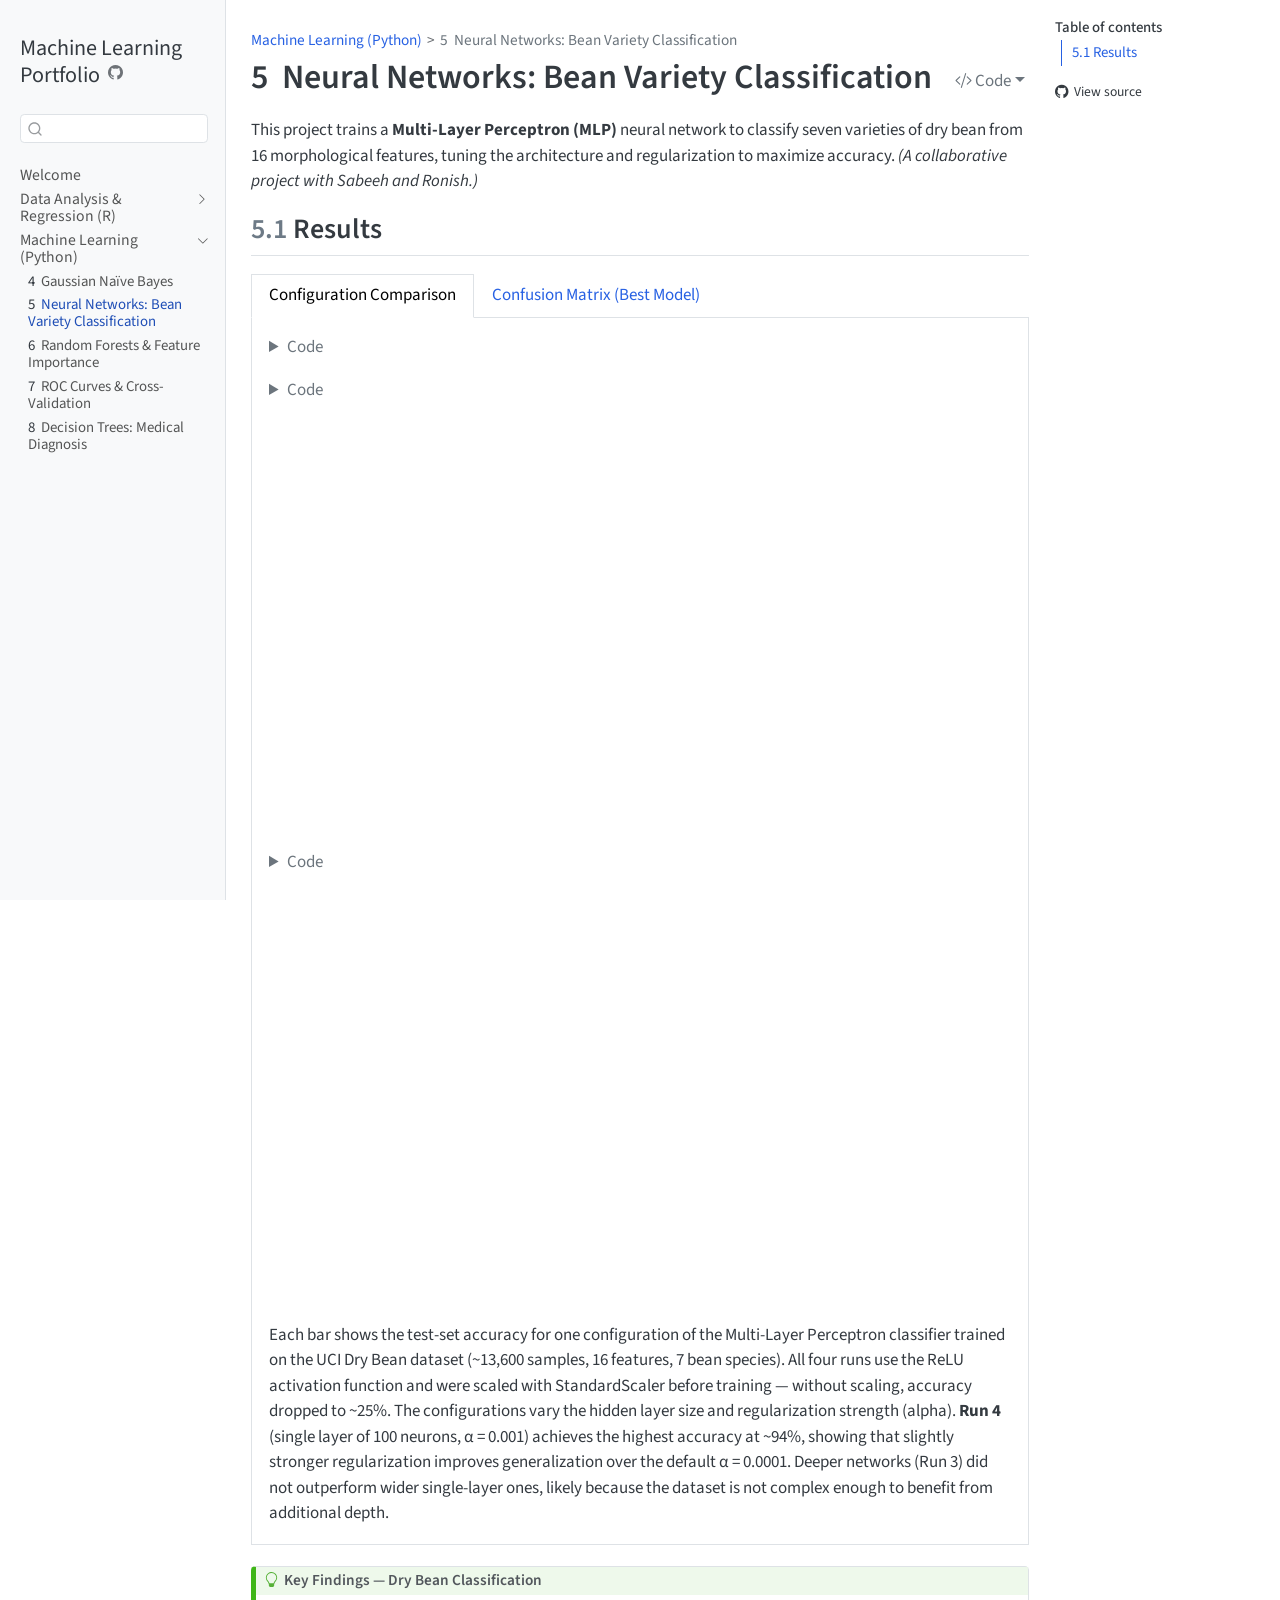
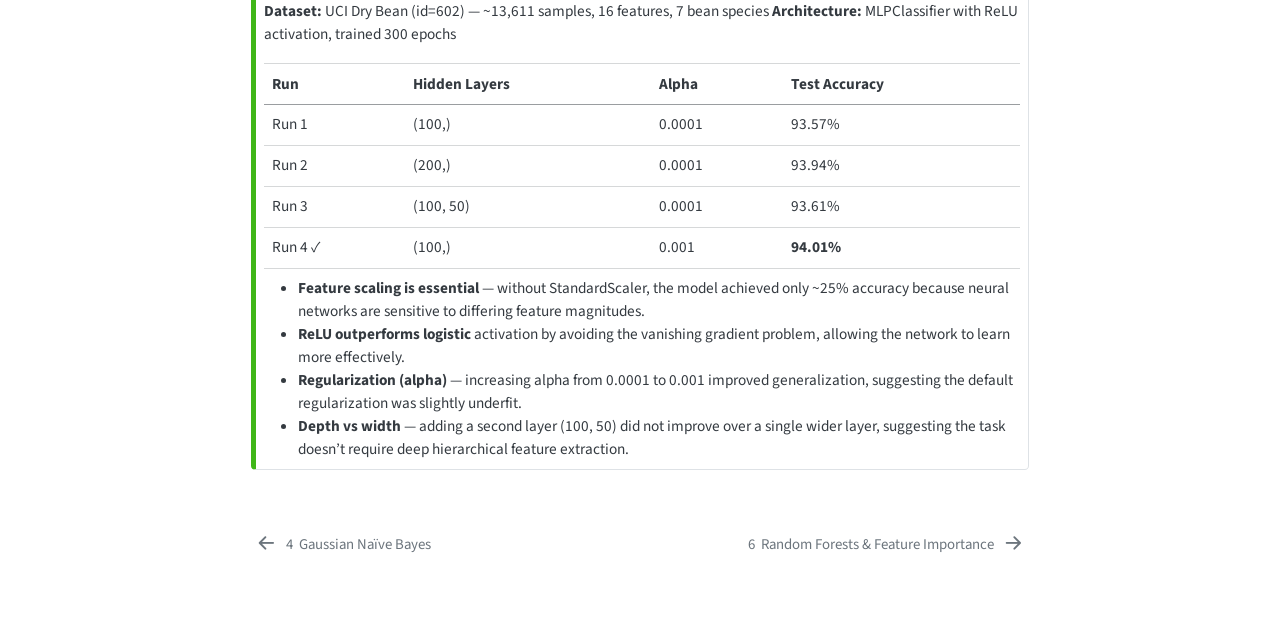
<file: chapters/05-neural-network.html>
<!DOCTYPE html>
<html xmlns="http://www.w3.org/1999/xhtml" lang="en" xml:lang="en"><head>

<meta charset="utf-8">
<meta name="generator" content="quarto-1.7.32">

<meta name="viewport" content="width=device-width, initial-scale=1.0, user-scalable=yes">


<title>5&nbsp; Neural Networks: Bean Variety Classification – Machine Learning Portfolio</title>
<style>
code{white-space: pre-wrap;}
span.smallcaps{font-variant: small-caps;}
div.columns{display: flex; gap: min(4vw, 1.5em);}
div.column{flex: auto; overflow-x: auto;}
div.hanging-indent{margin-left: 1.5em; text-indent: -1.5em;}
ul.task-list{list-style: none;}
ul.task-list li input[type="checkbox"] {
  width: 0.8em;
  margin: 0 0.8em 0.2em -1em; /* quarto-specific, see https://github.com/quarto-dev/quarto-cli/issues/4556 */ 
  vertical-align: middle;
}
/* CSS for syntax highlighting */
html { -webkit-text-size-adjust: 100%; }
pre > code.sourceCode { white-space: pre; position: relative; }
pre > code.sourceCode > span { display: inline-block; line-height: 1.25; }
pre > code.sourceCode > span:empty { height: 1.2em; }
.sourceCode { overflow: visible; }
code.sourceCode > span { color: inherit; text-decoration: inherit; }
div.sourceCode { margin: 1em 0; }
pre.sourceCode { margin: 0; }
@media screen {
div.sourceCode { overflow: auto; }
}
@media print {
pre > code.sourceCode { white-space: pre-wrap; }
pre > code.sourceCode > span { text-indent: -5em; padding-left: 5em; }
}
pre.numberSource code
  { counter-reset: source-line 0; }
pre.numberSource code > span
  { position: relative; left: -4em; counter-increment: source-line; }
pre.numberSource code > span > a:first-child::before
  { content: counter(source-line);
    position: relative; left: -1em; text-align: right; vertical-align: baseline;
    border: none; display: inline-block;
    -webkit-touch-callout: none; -webkit-user-select: none;
    -khtml-user-select: none; -moz-user-select: none;
    -ms-user-select: none; user-select: none;
    padding: 0 4px; width: 4em;
  }
pre.numberSource { margin-left: 3em;  padding-left: 4px; }
div.sourceCode
  {   }
@media screen {
pre > code.sourceCode > span > a:first-child::before { text-decoration: underline; }
}
</style>


<script src="../site_libs/quarto-nav/quarto-nav.js"></script>
<script src="../site_libs/quarto-nav/headroom.min.js"></script>
<script src="../site_libs/clipboard/clipboard.min.js"></script>
<script src="../site_libs/quarto-search/autocomplete.umd.js"></script>
<script src="../site_libs/quarto-search/fuse.min.js"></script>
<script src="../site_libs/quarto-search/quarto-search.js"></script>
<meta name="quarto:offset" content="../">
<link href="../chapters/06-random-forest.html" rel="next">
<link href="../chapters/04-naive-bayes.html" rel="prev">
<script src="../site_libs/quarto-html/quarto.js" type="module"></script>
<script src="../site_libs/quarto-html/tabsets/tabsets.js" type="module"></script>
<script src="../site_libs/quarto-html/popper.min.js"></script>
<script src="../site_libs/quarto-html/tippy.umd.min.js"></script>
<script src="../site_libs/quarto-html/anchor.min.js"></script>
<link href="../site_libs/quarto-html/tippy.css" rel="stylesheet">
<link href="../site_libs/quarto-html/quarto-syntax-highlighting-37eea08aefeeee20ff55810ff984fec1.css" rel="stylesheet" id="quarto-text-highlighting-styles">
<script src="../site_libs/bootstrap/bootstrap.min.js"></script>
<link href="../site_libs/bootstrap/bootstrap-icons.css" rel="stylesheet">
<link href="../site_libs/bootstrap/bootstrap-7c182df944cab68895208bd4b7024654.min.css" rel="stylesheet" append-hash="true" id="quarto-bootstrap" data-mode="light">
<script id="quarto-search-options" type="application/json">{
  "location": "sidebar",
  "copy-button": false,
  "collapse-after": 3,
  "panel-placement": "start",
  "type": "textbox",
  "limit": 50,
  "keyboard-shortcut": [
    "f",
    "/",
    "s"
  ],
  "show-item-context": false,
  "language": {
    "search-no-results-text": "No results",
    "search-matching-documents-text": "matching documents",
    "search-copy-link-title": "Copy link to search",
    "search-hide-matches-text": "Hide additional matches",
    "search-more-match-text": "more match in this document",
    "search-more-matches-text": "more matches in this document",
    "search-clear-button-title": "Clear",
    "search-text-placeholder": "",
    "search-detached-cancel-button-title": "Cancel",
    "search-submit-button-title": "Submit",
    "search-label": "Search"
  }
}</script>


</head>

<body class="nav-sidebar docked quarto-light">

<div id="quarto-search-results"></div>
  <header id="quarto-header" class="headroom fixed-top">
  <nav class="quarto-secondary-nav">
    <div class="container-fluid d-flex">
      <button type="button" class="quarto-btn-toggle btn" data-bs-toggle="collapse" role="button" data-bs-target=".quarto-sidebar-collapse-item" aria-controls="quarto-sidebar" aria-expanded="false" aria-label="Toggle sidebar navigation" onclick="if (window.quartoToggleHeadroom) { window.quartoToggleHeadroom(); }">
        <i class="bi bi-layout-text-sidebar-reverse"></i>
      </button>
        <nav class="quarto-page-breadcrumbs" aria-label="breadcrumb"><ol class="breadcrumb"><li class="breadcrumb-item"><a href="../chapters/04-naive-bayes.html">Machine Learning (Python)</a></li><li class="breadcrumb-item"><a href="../chapters/05-neural-network.html"><span class="chapter-number">5</span>&nbsp; <span class="chapter-title">Neural Networks: Bean Variety Classification</span></a></li></ol></nav>
        <a class="flex-grow-1" role="navigation" data-bs-toggle="collapse" data-bs-target=".quarto-sidebar-collapse-item" aria-controls="quarto-sidebar" aria-expanded="false" aria-label="Toggle sidebar navigation" onclick="if (window.quartoToggleHeadroom) { window.quartoToggleHeadroom(); }">      
        </a>
      <button type="button" class="btn quarto-search-button" aria-label="Search" onclick="window.quartoOpenSearch();">
        <i class="bi bi-search"></i>
      </button>
    </div>
  </nav>
</header>
<!-- content -->
<div id="quarto-content" class="quarto-container page-columns page-rows-contents page-layout-article">
<!-- sidebar -->
  <nav id="quarto-sidebar" class="sidebar collapse collapse-horizontal quarto-sidebar-collapse-item sidebar-navigation docked overflow-auto">
    <div class="pt-lg-2 mt-2 text-left sidebar-header">
    <div class="sidebar-title mb-0 py-0">
      <a href="../">Machine Learning Portfolio</a> 
        <div class="sidebar-tools-main">
    <a href="https://github.com/arihaanbarua/machine-learning-portfolio" title="Source Code" class="quarto-navigation-tool px-1" aria-label="Source Code"><i class="bi bi-github"></i></a>
</div>
    </div>
      </div>
        <div class="mt-2 flex-shrink-0 align-items-center">
        <div class="sidebar-search">
        <div id="quarto-search" class="" title="Search"></div>
        </div>
        </div>
    <div class="sidebar-menu-container"> 
    <ul class="list-unstyled mt-1">
        <li class="sidebar-item">
  <div class="sidebar-item-container"> 
  <a href="../index.html" class="sidebar-item-text sidebar-link">
 <span class="menu-text">Welcome</span></a>
  </div>
</li>
        <li class="sidebar-item sidebar-item-section">
      <div class="sidebar-item-container"> 
            <a class="sidebar-item-text sidebar-link text-start collapsed" data-bs-toggle="collapse" data-bs-target="#quarto-sidebar-section-1" role="navigation" aria-expanded="false">
 <span class="menu-text">Data Analysis &amp; Regression (R)</span></a>
          <a class="sidebar-item-toggle text-start collapsed" data-bs-toggle="collapse" data-bs-target="#quarto-sidebar-section-1" role="navigation" aria-expanded="false" aria-label="Toggle section">
            <i class="bi bi-chevron-right ms-2"></i>
          </a> 
      </div>
      <ul id="quarto-sidebar-section-1" class="collapse list-unstyled sidebar-section depth1 ">  
          <li class="sidebar-item">
  <div class="sidebar-item-container"> 
  <a href="../chapters/01-data-wrangling.html" class="sidebar-item-text sidebar-link">
 <span class="menu-text"><span class="chapter-number">1</span>&nbsp; <span class="chapter-title">Data Wrangling: Baseball Career Records</span></span></a>
  </div>
</li>
          <li class="sidebar-item">
  <div class="sidebar-item-container"> 
  <a href="../chapters/02-linear-regression.html" class="sidebar-item-text sidebar-link">
 <span class="menu-text"><span class="chapter-number">2</span>&nbsp; <span class="chapter-title">Linear Regression &amp; Model Selection</span></span></a>
  </div>
</li>
          <li class="sidebar-item">
  <div class="sidebar-item-container"> 
  <a href="../chapters/03-regularization-knn.html" class="sidebar-item-text sidebar-link">
 <span class="menu-text"><span class="chapter-number">3</span>&nbsp; <span class="chapter-title">Regularization &amp; k-Nearest Neighbors</span></span></a>
  </div>
</li>
      </ul>
  </li>
        <li class="sidebar-item sidebar-item-section">
      <div class="sidebar-item-container"> 
            <a class="sidebar-item-text sidebar-link text-start" data-bs-toggle="collapse" data-bs-target="#quarto-sidebar-section-2" role="navigation" aria-expanded="true">
 <span class="menu-text">Machine Learning (Python)</span></a>
          <a class="sidebar-item-toggle text-start" data-bs-toggle="collapse" data-bs-target="#quarto-sidebar-section-2" role="navigation" aria-expanded="true" aria-label="Toggle section">
            <i class="bi bi-chevron-right ms-2"></i>
          </a> 
      </div>
      <ul id="quarto-sidebar-section-2" class="collapse list-unstyled sidebar-section depth1 show">  
          <li class="sidebar-item">
  <div class="sidebar-item-container"> 
  <a href="../chapters/04-naive-bayes.html" class="sidebar-item-text sidebar-link">
 <span class="menu-text"><span class="chapter-number">4</span>&nbsp; <span class="chapter-title">Gaussian Naïve Bayes</span></span></a>
  </div>
</li>
          <li class="sidebar-item">
  <div class="sidebar-item-container"> 
  <a href="../chapters/05-neural-network.html" class="sidebar-item-text sidebar-link active">
 <span class="menu-text"><span class="chapter-number">5</span>&nbsp; <span class="chapter-title">Neural Networks: Bean Variety Classification</span></span></a>
  </div>
</li>
          <li class="sidebar-item">
  <div class="sidebar-item-container"> 
  <a href="../chapters/06-random-forest.html" class="sidebar-item-text sidebar-link">
 <span class="menu-text"><span class="chapter-number">6</span>&nbsp; <span class="chapter-title">Random Forests &amp; Feature Importance</span></span></a>
  </div>
</li>
          <li class="sidebar-item">
  <div class="sidebar-item-container"> 
  <a href="../chapters/07-roc-kfold.html" class="sidebar-item-text sidebar-link">
 <span class="menu-text"><span class="chapter-number">7</span>&nbsp; <span class="chapter-title">ROC Curves &amp; Cross-Validation</span></span></a>
  </div>
</li>
          <li class="sidebar-item">
  <div class="sidebar-item-container"> 
  <a href="../chapters/08-decision-trees.html" class="sidebar-item-text sidebar-link">
 <span class="menu-text"><span class="chapter-number">8</span>&nbsp; <span class="chapter-title">Decision Trees: Medical Diagnosis</span></span></a>
  </div>
</li>
      </ul>
  </li>
    </ul>
    </div>
</nav>
<div id="quarto-sidebar-glass" class="quarto-sidebar-collapse-item" data-bs-toggle="collapse" data-bs-target=".quarto-sidebar-collapse-item"></div>
<!-- margin-sidebar -->
    <div id="quarto-margin-sidebar" class="sidebar margin-sidebar">
        <nav id="TOC" role="doc-toc" class="toc-active">
    <h2 id="toc-title">Table of contents</h2>
   
  <ul>
  <li><a href="#results" id="toc-results" class="nav-link active" data-scroll-target="#results"><span class="header-section-number">5.1</span> Results</a></li>
  </ul>
<div class="toc-actions"><ul><li><a href="https://github.com/arihaanbarua/machine-learning-portfolio/blob/main/chapters/05-neural-network.qmd" class="toc-action"><i class="bi bi-github"></i>View source</a></li></ul></div></nav>
    </div>
<!-- main -->
<main class="content" id="quarto-document-content">

<header id="title-block-header" class="quarto-title-block default"><nav class="quarto-page-breadcrumbs quarto-title-breadcrumbs d-none d-lg-block" aria-label="breadcrumb"><ol class="breadcrumb"><li class="breadcrumb-item"><a href="../chapters/04-naive-bayes.html">Machine Learning (Python)</a></li><li class="breadcrumb-item"><a href="../chapters/05-neural-network.html"><span class="chapter-number">5</span>&nbsp; <span class="chapter-title">Neural Networks: Bean Variety Classification</span></a></li></ol></nav>
<div class="quarto-title">
<div class="quarto-title-block"><div><h1 class="title"><span class="chapter-number">5</span>&nbsp; <span class="chapter-title">Neural Networks: Bean Variety Classification</span></h1><button type="button" class="btn code-tools-button dropdown-toggle" id="quarto-code-tools-menu" data-bs-toggle="dropdown" aria-expanded="false"><i class="bi"></i> Code</button><ul class="dropdown-menu dropdown-menu-end" aria-labelelledby="quarto-code-tools-menu"><li><a id="quarto-show-all-code" class="dropdown-item" href="javascript:void(0)" role="button">Show All Code</a></li><li><a id="quarto-hide-all-code" class="dropdown-item" href="javascript:void(0)" role="button">Hide All Code</a></li><li><hr class="dropdown-divider"></li><li><a id="quarto-view-source" class="dropdown-item" href="javascript:void(0)" role="button">View Source</a></li></ul></div></div>
</div>



<div class="quarto-title-meta">

    
  
    
  </div>
  


</header>


<p>This project trains a <strong>Multi-Layer Perceptron (MLP)</strong> neural network to classify seven varieties of dry bean from 16 morphological features, tuning the architecture and regularization to maximize accuracy. <em>(A collaborative project with Sabeeh and Ronish.)</em></p>
<section id="results" class="level2" data-number="5.1">
<h2 data-number="5.1" class="anchored" data-anchor-id="results"><span class="header-section-number">5.1</span> Results</h2>
<div class="tabset-margin-container"></div><div class="panel-tabset">
<ul class="nav nav-tabs" role="tablist"><li class="nav-item" role="presentation"><a class="nav-link active" id="tabset-1-1-tab" data-bs-toggle="tab" data-bs-target="#tabset-1-1" role="tab" aria-controls="tabset-1-1" aria-selected="true" aria-current="page">Configuration Comparison</a></li><li class="nav-item" role="presentation"><a class="nav-link" id="tabset-1-2-tab" data-bs-toggle="tab" data-bs-target="#tabset-1-2" role="tab" aria-controls="tabset-1-2" aria-selected="false">Confusion Matrix (Best Model)</a></li></ul>
<div class="tab-content">
<div id="tabset-1-1" class="tab-pane active" role="tabpanel" aria-labelledby="tabset-1-1-tab">
<div class="cell">
<details class="code-fold">
<summary>Code</summary>
<div class="sourceCode cell-code" id="cb1"><pre class="sourceCode python code-with-copy"><code class="sourceCode python"><span id="cb1-1"><a href="#cb1-1" aria-hidden="true" tabindex="-1"></a>fig_nn1 <span class="op">=</span> px.bar(</span>
<span id="cb1-2"><a href="#cb1-2" aria-hidden="true" tabindex="-1"></a>    nn_res_df, x<span class="op">=</span><span class="st">"Config"</span>, y<span class="op">=</span><span class="st">"Accuracy"</span>, color<span class="op">=</span><span class="st">"Config"</span>,</span>
<span id="cb1-3"><a href="#cb1-3" aria-hidden="true" tabindex="-1"></a>    text<span class="op">=</span>nn_res_df[<span class="st">"Accuracy"</span>].<span class="bu">apply</span>(<span class="kw">lambda</span> v: <span class="ss">f"</span><span class="sc">{</span>v<span class="op">*</span><span class="dv">100</span><span class="sc">:.2f}</span><span class="ss">%"</span>),</span>
<span id="cb1-4"><a href="#cb1-4" aria-hidden="true" tabindex="-1"></a>    title<span class="op">=</span><span class="st">"MLP Classifier Accuracy — Dry Bean Dataset (4 Configurations)"</span>,</span>
<span id="cb1-5"><a href="#cb1-5" aria-hidden="true" tabindex="-1"></a>    labels<span class="op">=</span>{<span class="st">"Accuracy"</span>: <span class="st">"Test Accuracy"</span>, <span class="st">"Config"</span>: <span class="st">"Configuration"</span>},</span>
<span id="cb1-6"><a href="#cb1-6" aria-hidden="true" tabindex="-1"></a>    color_discrete_sequence<span class="op">=</span>px.colors.qualitative.Set2</span>
<span id="cb1-7"><a href="#cb1-7" aria-hidden="true" tabindex="-1"></a>)</span>
<span id="cb1-8"><a href="#cb1-8" aria-hidden="true" tabindex="-1"></a>fig_nn1.update_traces(textposition<span class="op">=</span><span class="st">"outside"</span>)</span></code><button title="Copy to Clipboard" class="code-copy-button"><i class="bi"></i></button></pre></div>
</details>
<div class="cell-output-display">
<div style="height:100%; width:100%;">                        <script>window.PlotlyConfig = {MathJaxConfig: 'local'};</script>
        <script charset="utf-8" src="https://cdn.plot.ly/plotly-3.6.0.min.js" integrity="sha256-QaOVwtVY0T02VaHrr6pnoHLCwayMJp4O5n4YyaE3rJk=" crossorigin="anonymous"></script>                <div id="940a5d60-7b36-4f20-a7ae-033b23f85ab1" class="plotly-graph-div" style="height:100%; width:100%;"></div>            <script>                window.PLOTLYENV=window.PLOTLYENV || {};                                if (document.getElementById("940a5d60-7b36-4f20-a7ae-033b23f85ab1")) {                    Plotly.newPlot(                        "940a5d60-7b36-4f20-a7ae-033b23f85ab1",                        [{"hovertemplate":"Configuration=%{x}\u003cbr\u003eTest Accuracy=%{y}\u003cbr\u003etext=%{text}\u003cextra\u003e\u003c\u002fextra\u003e","legendgroup":"Run 1\n(100,) α=0.0001","marker":{"color":"rgb(102,194,165)","pattern":{"shape":""}},"name":"Run 1\n(100,) α=0.0001","orientation":"v","showlegend":true,"text":["93.57%"],"textposition":"outside","x":["Run 1\n(100,) α=0.0001"],"xaxis":"x","y":{"dtype":"f8","bdata":"GsBbIEHx7T8="},"yaxis":"y","type":"bar"},{"hovertemplate":"Configuration=%{x}\u003cbr\u003eTest Accuracy=%{y}\u003cbr\u003etext=%{text}\u003cextra\u003e\u003c\u002fextra\u003e","legendgroup":"Run 2\n(200,) α=0.0001","marker":{"color":"rgb(252,141,98)","pattern":{"shape":""}},"name":"Run 2\n(200,) α=0.0001","orientation":"v","showlegend":true,"text":["93.94%"],"textposition":"outside","x":["Run 2\n(200,) α=0.0001"],"xaxis":"x","y":{"dtype":"f8","bdata":"yJi7lpAP7j8="},"yaxis":"y","type":"bar"},{"hovertemplate":"Configuration=%{x}\u003cbr\u003eTest Accuracy=%{y}\u003cbr\u003etext=%{text}\u003cextra\u003e\u003c\u002fextra\u003e","legendgroup":"Run 3\n(100,50) α=0.0001","marker":{"color":"rgb(141,160,203)","pattern":{"shape":""}},"name":"Run 3\n(100,50) α=0.0001","orientation":"v","showlegend":true,"text":["93.61%"],"textposition":"outside","x":["Run 3\n(100,50) α=0.0001"],"xaxis":"x","y":{"dtype":"f8","bdata":"oyO5\u002fIf07T8="},"yaxis":"y","type":"bar"},{"hovertemplate":"Configuration=%{x}\u003cbr\u003eTest Accuracy=%{y}\u003cbr\u003etext=%{text}\u003cextra\u003e\u003c\u002fextra\u003e","legendgroup":"Run 4\n(100,) α=0.001","marker":{"color":"rgb(231,138,195)","pattern":{"shape":""}},"name":"Run 4\n(100,) α=0.001","orientation":"v","showlegend":true,"text":["94.01%"],"textposition":"outside","x":["Run 4\n(100,) α=0.001"],"xaxis":"x","y":{"dtype":"f8","bdata":"9wZfmEwV7j8="},"yaxis":"y","type":"bar"}],                        {"template":{"data":{"histogram2dcontour":[{"type":"histogram2dcontour","colorbar":{"outlinewidth":0,"ticks":""},"colorscale":[[0.0,"#0d0887"],[0.1111111111111111,"#46039f"],[0.2222222222222222,"#7201a8"],[0.3333333333333333,"#9c179e"],[0.4444444444444444,"#bd3786"],[0.5555555555555556,"#d8576b"],[0.6666666666666666,"#ed7953"],[0.7777777777777778,"#fb9f3a"],[0.8888888888888888,"#fdca26"],[1.0,"#f0f921"]]}],"choropleth":[{"type":"choropleth","colorbar":{"outlinewidth":0,"ticks":""}}],"histogram2d":[{"type":"histogram2d","colorbar":{"outlinewidth":0,"ticks":""},"colorscale":[[0.0,"#0d0887"],[0.1111111111111111,"#46039f"],[0.2222222222222222,"#7201a8"],[0.3333333333333333,"#9c179e"],[0.4444444444444444,"#bd3786"],[0.5555555555555556,"#d8576b"],[0.6666666666666666,"#ed7953"],[0.7777777777777778,"#fb9f3a"],[0.8888888888888888,"#fdca26"],[1.0,"#f0f921"]]}],"heatmap":[{"type":"heatmap","colorbar":{"outlinewidth":0,"ticks":""},"colorscale":[[0.0,"#0d0887"],[0.1111111111111111,"#46039f"],[0.2222222222222222,"#7201a8"],[0.3333333333333333,"#9c179e"],[0.4444444444444444,"#bd3786"],[0.5555555555555556,"#d8576b"],[0.6666666666666666,"#ed7953"],[0.7777777777777778,"#fb9f3a"],[0.8888888888888888,"#fdca26"],[1.0,"#f0f921"]]}],"contourcarpet":[{"type":"contourcarpet","colorbar":{"outlinewidth":0,"ticks":""}}],"contour":[{"type":"contour","colorbar":{"outlinewidth":0,"ticks":""},"colorscale":[[0.0,"#0d0887"],[0.1111111111111111,"#46039f"],[0.2222222222222222,"#7201a8"],[0.3333333333333333,"#9c179e"],[0.4444444444444444,"#bd3786"],[0.5555555555555556,"#d8576b"],[0.6666666666666666,"#ed7953"],[0.7777777777777778,"#fb9f3a"],[0.8888888888888888,"#fdca26"],[1.0,"#f0f921"]]}],"surface":[{"type":"surface","colorbar":{"outlinewidth":0,"ticks":""},"colorscale":[[0.0,"#0d0887"],[0.1111111111111111,"#46039f"],[0.2222222222222222,"#7201a8"],[0.3333333333333333,"#9c179e"],[0.4444444444444444,"#bd3786"],[0.5555555555555556,"#d8576b"],[0.6666666666666666,"#ed7953"],[0.7777777777777778,"#fb9f3a"],[0.8888888888888888,"#fdca26"],[1.0,"#f0f921"]]}],"mesh3d":[{"type":"mesh3d","colorbar":{"outlinewidth":0,"ticks":""}}],"scatter":[{"fillpattern":{"fillmode":"overlay","size":10,"solidity":0.2},"type":"scatter"}],"parcoords":[{"type":"parcoords","line":{"colorbar":{"outlinewidth":0,"ticks":""}}}],"scatterpolargl":[{"type":"scatterpolargl","marker":{"colorbar":{"outlinewidth":0,"ticks":""}}}],"bar":[{"error_x":{"color":"#2a3f5f"},"error_y":{"color":"#2a3f5f"},"marker":{"line":{"color":"#E5ECF6","width":0.5},"pattern":{"fillmode":"overlay","size":10,"solidity":0.2}},"type":"bar"}],"scattergeo":[{"type":"scattergeo","marker":{"colorbar":{"outlinewidth":0,"ticks":""}}}],"scatterpolar":[{"type":"scatterpolar","marker":{"colorbar":{"outlinewidth":0,"ticks":""}}}],"histogram":[{"marker":{"pattern":{"fillmode":"overlay","size":10,"solidity":0.2}},"type":"histogram"}],"scattergl":[{"type":"scattergl","marker":{"colorbar":{"outlinewidth":0,"ticks":""}}}],"scatter3d":[{"type":"scatter3d","line":{"colorbar":{"outlinewidth":0,"ticks":""}},"marker":{"colorbar":{"outlinewidth":0,"ticks":""}}}],"scattermap":[{"type":"scattermap","marker":{"colorbar":{"outlinewidth":0,"ticks":""}}}],"scattermapbox":[{"type":"scattermapbox","marker":{"colorbar":{"outlinewidth":0,"ticks":""}}}],"scatterternary":[{"type":"scatterternary","marker":{"colorbar":{"outlinewidth":0,"ticks":""}}}],"scattercarpet":[{"type":"scattercarpet","marker":{"colorbar":{"outlinewidth":0,"ticks":""}}}],"carpet":[{"aaxis":{"endlinecolor":"#2a3f5f","gridcolor":"white","linecolor":"white","minorgridcolor":"white","startlinecolor":"#2a3f5f"},"baxis":{"endlinecolor":"#2a3f5f","gridcolor":"white","linecolor":"white","minorgridcolor":"white","startlinecolor":"#2a3f5f"},"type":"carpet"}],"table":[{"cells":{"fill":{"color":"#EBF0F8"},"line":{"color":"white"}},"header":{"fill":{"color":"#C8D4E3"},"line":{"color":"white"}},"type":"table"}],"barpolar":[{"marker":{"line":{"color":"#E5ECF6","width":0.5},"pattern":{"fillmode":"overlay","size":10,"solidity":0.2}},"type":"barpolar"}],"pie":[{"automargin":true,"type":"pie"}]},"layout":{"autotypenumbers":"strict","colorway":["#636efa","#EF553B","#00cc96","#ab63fa","#FFA15A","#19d3f3","#FF6692","#B6E880","#FF97FF","#FECB52"],"font":{"color":"#2a3f5f"},"hovermode":"closest","hoverlabel":{"align":"left"},"paper_bgcolor":"white","plot_bgcolor":"#E5ECF6","polar":{"bgcolor":"#E5ECF6","angularaxis":{"gridcolor":"white","linecolor":"white","ticks":""},"radialaxis":{"gridcolor":"white","linecolor":"white","ticks":""}},"ternary":{"bgcolor":"#E5ECF6","aaxis":{"gridcolor":"white","linecolor":"white","ticks":""},"baxis":{"gridcolor":"white","linecolor":"white","ticks":""},"caxis":{"gridcolor":"white","linecolor":"white","ticks":""}},"coloraxis":{"colorbar":{"outlinewidth":0,"ticks":""}},"colorscale":{"sequential":[[0.0,"#0d0887"],[0.1111111111111111,"#46039f"],[0.2222222222222222,"#7201a8"],[0.3333333333333333,"#9c179e"],[0.4444444444444444,"#bd3786"],[0.5555555555555556,"#d8576b"],[0.6666666666666666,"#ed7953"],[0.7777777777777778,"#fb9f3a"],[0.8888888888888888,"#fdca26"],[1.0,"#f0f921"]],"sequentialminus":[[0.0,"#0d0887"],[0.1111111111111111,"#46039f"],[0.2222222222222222,"#7201a8"],[0.3333333333333333,"#9c179e"],[0.4444444444444444,"#bd3786"],[0.5555555555555556,"#d8576b"],[0.6666666666666666,"#ed7953"],[0.7777777777777778,"#fb9f3a"],[0.8888888888888888,"#fdca26"],[1.0,"#f0f921"]],"diverging":[[0,"#8e0152"],[0.1,"#c51b7d"],[0.2,"#de77ae"],[0.3,"#f1b6da"],[0.4,"#fde0ef"],[0.5,"#f7f7f7"],[0.6,"#e6f5d0"],[0.7,"#b8e186"],[0.8,"#7fbc41"],[0.9,"#4d9221"],[1,"#276419"]]},"xaxis":{"gridcolor":"white","linecolor":"white","ticks":"","title":{"standoff":15},"zerolinecolor":"white","automargin":true,"zerolinewidth":2},"yaxis":{"gridcolor":"white","linecolor":"white","ticks":"","title":{"standoff":15},"zerolinecolor":"white","automargin":true,"zerolinewidth":2},"scene":{"xaxis":{"backgroundcolor":"#E5ECF6","gridcolor":"white","linecolor":"white","showbackground":true,"ticks":"","zerolinecolor":"white","gridwidth":2},"yaxis":{"backgroundcolor":"#E5ECF6","gridcolor":"white","linecolor":"white","showbackground":true,"ticks":"","zerolinecolor":"white","gridwidth":2},"zaxis":{"backgroundcolor":"#E5ECF6","gridcolor":"white","linecolor":"white","showbackground":true,"ticks":"","zerolinecolor":"white","gridwidth":2}},"shapedefaults":{"line":{"color":"#2a3f5f"}},"annotationdefaults":{"arrowcolor":"#2a3f5f","arrowhead":0,"arrowwidth":1},"geo":{"bgcolor":"white","landcolor":"#E5ECF6","subunitcolor":"white","showland":true,"showlakes":true,"lakecolor":"white"},"title":{"x":0.05},"mapbox":{"style":"light"}}},"xaxis":{"anchor":"y","domain":[0.0,1.0],"title":{"text":"Configuration"},"categoryorder":"array","categoryarray":["Run 1\n(100,) α=0.0001","Run 2\n(200,) α=0.0001","Run 3\n(100,50) α=0.0001","Run 4\n(100,) α=0.001"]},"yaxis":{"anchor":"x","domain":[0.0,1.0],"title":{"text":"Test Accuracy"}},"legend":{"title":{"text":"Configuration"},"tracegroupgap":0},"title":{"text":"MLP Classifier Accuracy — Dry Bean Dataset (4 Configurations)"},"barmode":"relative"},                        {"responsive": true}                    )                };            </script>        </div>
</div>
<details class="code-fold">
<summary>Code</summary>
<div class="sourceCode cell-code" id="cb2"><pre class="sourceCode python code-with-copy"><code class="sourceCode python"><span id="cb2-1"><a href="#cb2-1" aria-hidden="true" tabindex="-1"></a>fig_nn1.update_layout(showlegend<span class="op">=</span><span class="va">False</span>, template<span class="op">=</span><span class="st">"plotly_white"</span>, height<span class="op">=</span><span class="dv">430</span>,</span>
<span id="cb2-2"><a href="#cb2-2" aria-hidden="true" tabindex="-1"></a>                      yaxis<span class="op">=</span><span class="bu">dict</span>(<span class="bu">range</span><span class="op">=</span>[<span class="fl">0.9</span>, <span class="fl">0.96</span>], tickformat<span class="op">=</span><span class="st">".1%"</span>),</span>
<span id="cb2-3"><a href="#cb2-3" aria-hidden="true" tabindex="-1"></a>                      xaxis_title<span class="op">=</span><span class="st">"MLP Configuration"</span>)</span></code><button title="Copy to Clipboard" class="code-copy-button"><i class="bi"></i></button></pre></div>
</details>
<div class="cell-output-display">
<div style="height:430px; width:100%;">                        <script>window.PlotlyConfig = {MathJaxConfig: 'local'};</script>
        <script charset="utf-8" src="https://cdn.plot.ly/plotly-3.6.0.min.js" integrity="sha256-QaOVwtVY0T02VaHrr6pnoHLCwayMJp4O5n4YyaE3rJk=" crossorigin="anonymous"></script>                <div id="7df66ef5-920f-437c-ba96-23de0e9e651f" class="plotly-graph-div" style="height:100%; width:100%;"></div>            <script>                window.PLOTLYENV=window.PLOTLYENV || {};                                if (document.getElementById("7df66ef5-920f-437c-ba96-23de0e9e651f")) {                    Plotly.newPlot(                        "7df66ef5-920f-437c-ba96-23de0e9e651f",                        [{"hovertemplate":"Configuration=%{x}\u003cbr\u003eTest Accuracy=%{y}\u003cbr\u003etext=%{text}\u003cextra\u003e\u003c\u002fextra\u003e","legendgroup":"Run 1\n(100,) α=0.0001","marker":{"color":"rgb(102,194,165)","pattern":{"shape":""}},"name":"Run 1\n(100,) α=0.0001","orientation":"v","showlegend":true,"text":["93.57%"],"textposition":"outside","x":["Run 1\n(100,) α=0.0001"],"xaxis":"x","y":{"dtype":"f8","bdata":"GsBbIEHx7T8="},"yaxis":"y","type":"bar"},{"hovertemplate":"Configuration=%{x}\u003cbr\u003eTest Accuracy=%{y}\u003cbr\u003etext=%{text}\u003cextra\u003e\u003c\u002fextra\u003e","legendgroup":"Run 2\n(200,) α=0.0001","marker":{"color":"rgb(252,141,98)","pattern":{"shape":""}},"name":"Run 2\n(200,) α=0.0001","orientation":"v","showlegend":true,"text":["93.94%"],"textposition":"outside","x":["Run 2\n(200,) α=0.0001"],"xaxis":"x","y":{"dtype":"f8","bdata":"yJi7lpAP7j8="},"yaxis":"y","type":"bar"},{"hovertemplate":"Configuration=%{x}\u003cbr\u003eTest Accuracy=%{y}\u003cbr\u003etext=%{text}\u003cextra\u003e\u003c\u002fextra\u003e","legendgroup":"Run 3\n(100,50) α=0.0001","marker":{"color":"rgb(141,160,203)","pattern":{"shape":""}},"name":"Run 3\n(100,50) α=0.0001","orientation":"v","showlegend":true,"text":["93.61%"],"textposition":"outside","x":["Run 3\n(100,50) α=0.0001"],"xaxis":"x","y":{"dtype":"f8","bdata":"oyO5\u002fIf07T8="},"yaxis":"y","type":"bar"},{"hovertemplate":"Configuration=%{x}\u003cbr\u003eTest Accuracy=%{y}\u003cbr\u003etext=%{text}\u003cextra\u003e\u003c\u002fextra\u003e","legendgroup":"Run 4\n(100,) α=0.001","marker":{"color":"rgb(231,138,195)","pattern":{"shape":""}},"name":"Run 4\n(100,) α=0.001","orientation":"v","showlegend":true,"text":["94.01%"],"textposition":"outside","x":["Run 4\n(100,) α=0.001"],"xaxis":"x","y":{"dtype":"f8","bdata":"9wZfmEwV7j8="},"yaxis":"y","type":"bar"}],                        {"template":{"data":{"barpolar":[{"marker":{"line":{"color":"white","width":0.5},"pattern":{"fillmode":"overlay","size":10,"solidity":0.2}},"type":"barpolar"}],"bar":[{"error_x":{"color":"#2a3f5f"},"error_y":{"color":"#2a3f5f"},"marker":{"line":{"color":"white","width":0.5},"pattern":{"fillmode":"overlay","size":10,"solidity":0.2}},"type":"bar"}],"carpet":[{"aaxis":{"endlinecolor":"#2a3f5f","gridcolor":"#C8D4E3","linecolor":"#C8D4E3","minorgridcolor":"#C8D4E3","startlinecolor":"#2a3f5f"},"baxis":{"endlinecolor":"#2a3f5f","gridcolor":"#C8D4E3","linecolor":"#C8D4E3","minorgridcolor":"#C8D4E3","startlinecolor":"#2a3f5f"},"type":"carpet"}],"choropleth":[{"colorbar":{"outlinewidth":0,"ticks":""},"type":"choropleth"}],"contourcarpet":[{"colorbar":{"outlinewidth":0,"ticks":""},"type":"contourcarpet"}],"contour":[{"colorbar":{"outlinewidth":0,"ticks":""},"colorscale":[[0.0,"#0d0887"],[0.1111111111111111,"#46039f"],[0.2222222222222222,"#7201a8"],[0.3333333333333333,"#9c179e"],[0.4444444444444444,"#bd3786"],[0.5555555555555556,"#d8576b"],[0.6666666666666666,"#ed7953"],[0.7777777777777778,"#fb9f3a"],[0.8888888888888888,"#fdca26"],[1.0,"#f0f921"]],"type":"contour"}],"heatmap":[{"colorbar":{"outlinewidth":0,"ticks":""},"colorscale":[[0.0,"#0d0887"],[0.1111111111111111,"#46039f"],[0.2222222222222222,"#7201a8"],[0.3333333333333333,"#9c179e"],[0.4444444444444444,"#bd3786"],[0.5555555555555556,"#d8576b"],[0.6666666666666666,"#ed7953"],[0.7777777777777778,"#fb9f3a"],[0.8888888888888888,"#fdca26"],[1.0,"#f0f921"]],"type":"heatmap"}],"histogram2dcontour":[{"colorbar":{"outlinewidth":0,"ticks":""},"colorscale":[[0.0,"#0d0887"],[0.1111111111111111,"#46039f"],[0.2222222222222222,"#7201a8"],[0.3333333333333333,"#9c179e"],[0.4444444444444444,"#bd3786"],[0.5555555555555556,"#d8576b"],[0.6666666666666666,"#ed7953"],[0.7777777777777778,"#fb9f3a"],[0.8888888888888888,"#fdca26"],[1.0,"#f0f921"]],"type":"histogram2dcontour"}],"histogram2d":[{"colorbar":{"outlinewidth":0,"ticks":""},"colorscale":[[0.0,"#0d0887"],[0.1111111111111111,"#46039f"],[0.2222222222222222,"#7201a8"],[0.3333333333333333,"#9c179e"],[0.4444444444444444,"#bd3786"],[0.5555555555555556,"#d8576b"],[0.6666666666666666,"#ed7953"],[0.7777777777777778,"#fb9f3a"],[0.8888888888888888,"#fdca26"],[1.0,"#f0f921"]],"type":"histogram2d"}],"histogram":[{"marker":{"pattern":{"fillmode":"overlay","size":10,"solidity":0.2}},"type":"histogram"}],"mesh3d":[{"colorbar":{"outlinewidth":0,"ticks":""},"type":"mesh3d"}],"parcoords":[{"line":{"colorbar":{"outlinewidth":0,"ticks":""}},"type":"parcoords"}],"pie":[{"automargin":true,"type":"pie"}],"scatter3d":[{"line":{"colorbar":{"outlinewidth":0,"ticks":""}},"marker":{"colorbar":{"outlinewidth":0,"ticks":""}},"type":"scatter3d"}],"scattercarpet":[{"marker":{"colorbar":{"outlinewidth":0,"ticks":""}},"type":"scattercarpet"}],"scattergeo":[{"marker":{"colorbar":{"outlinewidth":0,"ticks":""}},"type":"scattergeo"}],"scattergl":[{"marker":{"colorbar":{"outlinewidth":0,"ticks":""}},"type":"scattergl"}],"scattermapbox":[{"marker":{"colorbar":{"outlinewidth":0,"ticks":""}},"type":"scattermapbox"}],"scattermap":[{"marker":{"colorbar":{"outlinewidth":0,"ticks":""}},"type":"scattermap"}],"scatterpolargl":[{"marker":{"colorbar":{"outlinewidth":0,"ticks":""}},"type":"scatterpolargl"}],"scatterpolar":[{"marker":{"colorbar":{"outlinewidth":0,"ticks":""}},"type":"scatterpolar"}],"scatter":[{"fillpattern":{"fillmode":"overlay","size":10,"solidity":0.2},"type":"scatter"}],"scatterternary":[{"marker":{"colorbar":{"outlinewidth":0,"ticks":""}},"type":"scatterternary"}],"surface":[{"colorbar":{"outlinewidth":0,"ticks":""},"colorscale":[[0.0,"#0d0887"],[0.1111111111111111,"#46039f"],[0.2222222222222222,"#7201a8"],[0.3333333333333333,"#9c179e"],[0.4444444444444444,"#bd3786"],[0.5555555555555556,"#d8576b"],[0.6666666666666666,"#ed7953"],[0.7777777777777778,"#fb9f3a"],[0.8888888888888888,"#fdca26"],[1.0,"#f0f921"]],"type":"surface"}],"table":[{"cells":{"fill":{"color":"#EBF0F8"},"line":{"color":"white"}},"header":{"fill":{"color":"#C8D4E3"},"line":{"color":"white"}},"type":"table"}]},"layout":{"annotationdefaults":{"arrowcolor":"#2a3f5f","arrowhead":0,"arrowwidth":1},"autotypenumbers":"strict","coloraxis":{"colorbar":{"outlinewidth":0,"ticks":""}},"colorscale":{"diverging":[[0,"#8e0152"],[0.1,"#c51b7d"],[0.2,"#de77ae"],[0.3,"#f1b6da"],[0.4,"#fde0ef"],[0.5,"#f7f7f7"],[0.6,"#e6f5d0"],[0.7,"#b8e186"],[0.8,"#7fbc41"],[0.9,"#4d9221"],[1,"#276419"]],"sequential":[[0.0,"#0d0887"],[0.1111111111111111,"#46039f"],[0.2222222222222222,"#7201a8"],[0.3333333333333333,"#9c179e"],[0.4444444444444444,"#bd3786"],[0.5555555555555556,"#d8576b"],[0.6666666666666666,"#ed7953"],[0.7777777777777778,"#fb9f3a"],[0.8888888888888888,"#fdca26"],[1.0,"#f0f921"]],"sequentialminus":[[0.0,"#0d0887"],[0.1111111111111111,"#46039f"],[0.2222222222222222,"#7201a8"],[0.3333333333333333,"#9c179e"],[0.4444444444444444,"#bd3786"],[0.5555555555555556,"#d8576b"],[0.6666666666666666,"#ed7953"],[0.7777777777777778,"#fb9f3a"],[0.8888888888888888,"#fdca26"],[1.0,"#f0f921"]]},"colorway":["#636efa","#EF553B","#00cc96","#ab63fa","#FFA15A","#19d3f3","#FF6692","#B6E880","#FF97FF","#FECB52"],"font":{"color":"#2a3f5f"},"geo":{"bgcolor":"white","lakecolor":"white","landcolor":"white","showlakes":true,"showland":true,"subunitcolor":"#C8D4E3"},"hoverlabel":{"align":"left"},"hovermode":"closest","mapbox":{"style":"light"},"paper_bgcolor":"white","plot_bgcolor":"white","polar":{"angularaxis":{"gridcolor":"#EBF0F8","linecolor":"#EBF0F8","ticks":""},"bgcolor":"white","radialaxis":{"gridcolor":"#EBF0F8","linecolor":"#EBF0F8","ticks":""}},"scene":{"xaxis":{"backgroundcolor":"white","gridcolor":"#DFE8F3","gridwidth":2,"linecolor":"#EBF0F8","showbackground":true,"ticks":"","zerolinecolor":"#EBF0F8"},"yaxis":{"backgroundcolor":"white","gridcolor":"#DFE8F3","gridwidth":2,"linecolor":"#EBF0F8","showbackground":true,"ticks":"","zerolinecolor":"#EBF0F8"},"zaxis":{"backgroundcolor":"white","gridcolor":"#DFE8F3","gridwidth":2,"linecolor":"#EBF0F8","showbackground":true,"ticks":"","zerolinecolor":"#EBF0F8"}},"shapedefaults":{"line":{"color":"#2a3f5f"}},"ternary":{"aaxis":{"gridcolor":"#DFE8F3","linecolor":"#A2B1C6","ticks":""},"baxis":{"gridcolor":"#DFE8F3","linecolor":"#A2B1C6","ticks":""},"bgcolor":"white","caxis":{"gridcolor":"#DFE8F3","linecolor":"#A2B1C6","ticks":""}},"title":{"x":0.05},"xaxis":{"automargin":true,"gridcolor":"#EBF0F8","linecolor":"#EBF0F8","ticks":"","title":{"standoff":15},"zerolinecolor":"#EBF0F8","zerolinewidth":2},"yaxis":{"automargin":true,"gridcolor":"#EBF0F8","linecolor":"#EBF0F8","ticks":"","title":{"standoff":15},"zerolinecolor":"#EBF0F8","zerolinewidth":2}}},"xaxis":{"anchor":"y","domain":[0.0,1.0],"title":{"text":"MLP Configuration"},"categoryorder":"array","categoryarray":["Run 1\n(100,) α=0.0001","Run 2\n(200,) α=0.0001","Run 3\n(100,50) α=0.0001","Run 4\n(100,) α=0.001"]},"yaxis":{"anchor":"x","domain":[0.0,1.0],"title":{"text":"Test Accuracy"},"range":[0.9,0.96],"tickformat":".1%"},"legend":{"title":{"text":"Configuration"},"tracegroupgap":0},"title":{"text":"MLP Classifier Accuracy — Dry Bean Dataset (4 Configurations)"},"barmode":"relative","showlegend":false,"height":430},                        {"responsive": true}                    )                };            </script>        </div>
</div>
<details class="code-fold">
<summary>Code</summary>
<div class="sourceCode cell-code" id="cb3"><pre class="sourceCode python code-with-copy"><code class="sourceCode python"><span id="cb3-1"><a href="#cb3-1" aria-hidden="true" tabindex="-1"></a>fig_nn1.show()</span></code><button title="Copy to Clipboard" class="code-copy-button"><i class="bi"></i></button></pre></div>
</details>
<div class="cell-output-display">
<div style="height:430px; width:100%;">                        <script>window.PlotlyConfig = {MathJaxConfig: 'local'};</script>
        <script charset="utf-8" src="https://cdn.plot.ly/plotly-3.6.0.min.js" integrity="sha256-QaOVwtVY0T02VaHrr6pnoHLCwayMJp4O5n4YyaE3rJk=" crossorigin="anonymous"></script>                <div id="c6899342-c537-4a94-855d-0719cf6a4a3f" class="plotly-graph-div" style="height:100%; width:100%;"></div>            <script>                window.PLOTLYENV=window.PLOTLYENV || {};                                if (document.getElementById("c6899342-c537-4a94-855d-0719cf6a4a3f")) {                    Plotly.newPlot(                        "c6899342-c537-4a94-855d-0719cf6a4a3f",                        [{"hovertemplate":"Configuration=%{x}\u003cbr\u003eTest Accuracy=%{y}\u003cbr\u003etext=%{text}\u003cextra\u003e\u003c\u002fextra\u003e","legendgroup":"Run 1\n(100,) α=0.0001","marker":{"color":"rgb(102,194,165)","pattern":{"shape":""}},"name":"Run 1\n(100,) α=0.0001","orientation":"v","showlegend":true,"text":["93.57%"],"textposition":"outside","x":["Run 1\n(100,) α=0.0001"],"xaxis":"x","y":{"dtype":"f8","bdata":"GsBbIEHx7T8="},"yaxis":"y","type":"bar"},{"hovertemplate":"Configuration=%{x}\u003cbr\u003eTest Accuracy=%{y}\u003cbr\u003etext=%{text}\u003cextra\u003e\u003c\u002fextra\u003e","legendgroup":"Run 2\n(200,) α=0.0001","marker":{"color":"rgb(252,141,98)","pattern":{"shape":""}},"name":"Run 2\n(200,) α=0.0001","orientation":"v","showlegend":true,"text":["93.94%"],"textposition":"outside","x":["Run 2\n(200,) α=0.0001"],"xaxis":"x","y":{"dtype":"f8","bdata":"yJi7lpAP7j8="},"yaxis":"y","type":"bar"},{"hovertemplate":"Configuration=%{x}\u003cbr\u003eTest Accuracy=%{y}\u003cbr\u003etext=%{text}\u003cextra\u003e\u003c\u002fextra\u003e","legendgroup":"Run 3\n(100,50) α=0.0001","marker":{"color":"rgb(141,160,203)","pattern":{"shape":""}},"name":"Run 3\n(100,50) α=0.0001","orientation":"v","showlegend":true,"text":["93.61%"],"textposition":"outside","x":["Run 3\n(100,50) α=0.0001"],"xaxis":"x","y":{"dtype":"f8","bdata":"oyO5\u002fIf07T8="},"yaxis":"y","type":"bar"},{"hovertemplate":"Configuration=%{x}\u003cbr\u003eTest Accuracy=%{y}\u003cbr\u003etext=%{text}\u003cextra\u003e\u003c\u002fextra\u003e","legendgroup":"Run 4\n(100,) α=0.001","marker":{"color":"rgb(231,138,195)","pattern":{"shape":""}},"name":"Run 4\n(100,) α=0.001","orientation":"v","showlegend":true,"text":["94.01%"],"textposition":"outside","x":["Run 4\n(100,) α=0.001"],"xaxis":"x","y":{"dtype":"f8","bdata":"9wZfmEwV7j8="},"yaxis":"y","type":"bar"}],                        {"template":{"data":{"barpolar":[{"marker":{"line":{"color":"white","width":0.5},"pattern":{"fillmode":"overlay","size":10,"solidity":0.2}},"type":"barpolar"}],"bar":[{"error_x":{"color":"#2a3f5f"},"error_y":{"color":"#2a3f5f"},"marker":{"line":{"color":"white","width":0.5},"pattern":{"fillmode":"overlay","size":10,"solidity":0.2}},"type":"bar"}],"carpet":[{"aaxis":{"endlinecolor":"#2a3f5f","gridcolor":"#C8D4E3","linecolor":"#C8D4E3","minorgridcolor":"#C8D4E3","startlinecolor":"#2a3f5f"},"baxis":{"endlinecolor":"#2a3f5f","gridcolor":"#C8D4E3","linecolor":"#C8D4E3","minorgridcolor":"#C8D4E3","startlinecolor":"#2a3f5f"},"type":"carpet"}],"choropleth":[{"colorbar":{"outlinewidth":0,"ticks":""},"type":"choropleth"}],"contourcarpet":[{"colorbar":{"outlinewidth":0,"ticks":""},"type":"contourcarpet"}],"contour":[{"colorbar":{"outlinewidth":0,"ticks":""},"colorscale":[[0.0,"#0d0887"],[0.1111111111111111,"#46039f"],[0.2222222222222222,"#7201a8"],[0.3333333333333333,"#9c179e"],[0.4444444444444444,"#bd3786"],[0.5555555555555556,"#d8576b"],[0.6666666666666666,"#ed7953"],[0.7777777777777778,"#fb9f3a"],[0.8888888888888888,"#fdca26"],[1.0,"#f0f921"]],"type":"contour"}],"heatmap":[{"colorbar":{"outlinewidth":0,"ticks":""},"colorscale":[[0.0,"#0d0887"],[0.1111111111111111,"#46039f"],[0.2222222222222222,"#7201a8"],[0.3333333333333333,"#9c179e"],[0.4444444444444444,"#bd3786"],[0.5555555555555556,"#d8576b"],[0.6666666666666666,"#ed7953"],[0.7777777777777778,"#fb9f3a"],[0.8888888888888888,"#fdca26"],[1.0,"#f0f921"]],"type":"heatmap"}],"histogram2dcontour":[{"colorbar":{"outlinewidth":0,"ticks":""},"colorscale":[[0.0,"#0d0887"],[0.1111111111111111,"#46039f"],[0.2222222222222222,"#7201a8"],[0.3333333333333333,"#9c179e"],[0.4444444444444444,"#bd3786"],[0.5555555555555556,"#d8576b"],[0.6666666666666666,"#ed7953"],[0.7777777777777778,"#fb9f3a"],[0.8888888888888888,"#fdca26"],[1.0,"#f0f921"]],"type":"histogram2dcontour"}],"histogram2d":[{"colorbar":{"outlinewidth":0,"ticks":""},"colorscale":[[0.0,"#0d0887"],[0.1111111111111111,"#46039f"],[0.2222222222222222,"#7201a8"],[0.3333333333333333,"#9c179e"],[0.4444444444444444,"#bd3786"],[0.5555555555555556,"#d8576b"],[0.6666666666666666,"#ed7953"],[0.7777777777777778,"#fb9f3a"],[0.8888888888888888,"#fdca26"],[1.0,"#f0f921"]],"type":"histogram2d"}],"histogram":[{"marker":{"pattern":{"fillmode":"overlay","size":10,"solidity":0.2}},"type":"histogram"}],"mesh3d":[{"colorbar":{"outlinewidth":0,"ticks":""},"type":"mesh3d"}],"parcoords":[{"line":{"colorbar":{"outlinewidth":0,"ticks":""}},"type":"parcoords"}],"pie":[{"automargin":true,"type":"pie"}],"scatter3d":[{"line":{"colorbar":{"outlinewidth":0,"ticks":""}},"marker":{"colorbar":{"outlinewidth":0,"ticks":""}},"type":"scatter3d"}],"scattercarpet":[{"marker":{"colorbar":{"outlinewidth":0,"ticks":""}},"type":"scattercarpet"}],"scattergeo":[{"marker":{"colorbar":{"outlinewidth":0,"ticks":""}},"type":"scattergeo"}],"scattergl":[{"marker":{"colorbar":{"outlinewidth":0,"ticks":""}},"type":"scattergl"}],"scattermapbox":[{"marker":{"colorbar":{"outlinewidth":0,"ticks":""}},"type":"scattermapbox"}],"scattermap":[{"marker":{"colorbar":{"outlinewidth":0,"ticks":""}},"type":"scattermap"}],"scatterpolargl":[{"marker":{"colorbar":{"outlinewidth":0,"ticks":""}},"type":"scatterpolargl"}],"scatterpolar":[{"marker":{"colorbar":{"outlinewidth":0,"ticks":""}},"type":"scatterpolar"}],"scatter":[{"fillpattern":{"fillmode":"overlay","size":10,"solidity":0.2},"type":"scatter"}],"scatterternary":[{"marker":{"colorbar":{"outlinewidth":0,"ticks":""}},"type":"scatterternary"}],"surface":[{"colorbar":{"outlinewidth":0,"ticks":""},"colorscale":[[0.0,"#0d0887"],[0.1111111111111111,"#46039f"],[0.2222222222222222,"#7201a8"],[0.3333333333333333,"#9c179e"],[0.4444444444444444,"#bd3786"],[0.5555555555555556,"#d8576b"],[0.6666666666666666,"#ed7953"],[0.7777777777777778,"#fb9f3a"],[0.8888888888888888,"#fdca26"],[1.0,"#f0f921"]],"type":"surface"}],"table":[{"cells":{"fill":{"color":"#EBF0F8"},"line":{"color":"white"}},"header":{"fill":{"color":"#C8D4E3"},"line":{"color":"white"}},"type":"table"}]},"layout":{"annotationdefaults":{"arrowcolor":"#2a3f5f","arrowhead":0,"arrowwidth":1},"autotypenumbers":"strict","coloraxis":{"colorbar":{"outlinewidth":0,"ticks":""}},"colorscale":{"diverging":[[0,"#8e0152"],[0.1,"#c51b7d"],[0.2,"#de77ae"],[0.3,"#f1b6da"],[0.4,"#fde0ef"],[0.5,"#f7f7f7"],[0.6,"#e6f5d0"],[0.7,"#b8e186"],[0.8,"#7fbc41"],[0.9,"#4d9221"],[1,"#276419"]],"sequential":[[0.0,"#0d0887"],[0.1111111111111111,"#46039f"],[0.2222222222222222,"#7201a8"],[0.3333333333333333,"#9c179e"],[0.4444444444444444,"#bd3786"],[0.5555555555555556,"#d8576b"],[0.6666666666666666,"#ed7953"],[0.7777777777777778,"#fb9f3a"],[0.8888888888888888,"#fdca26"],[1.0,"#f0f921"]],"sequentialminus":[[0.0,"#0d0887"],[0.1111111111111111,"#46039f"],[0.2222222222222222,"#7201a8"],[0.3333333333333333,"#9c179e"],[0.4444444444444444,"#bd3786"],[0.5555555555555556,"#d8576b"],[0.6666666666666666,"#ed7953"],[0.7777777777777778,"#fb9f3a"],[0.8888888888888888,"#fdca26"],[1.0,"#f0f921"]]},"colorway":["#636efa","#EF553B","#00cc96","#ab63fa","#FFA15A","#19d3f3","#FF6692","#B6E880","#FF97FF","#FECB52"],"font":{"color":"#2a3f5f"},"geo":{"bgcolor":"white","lakecolor":"white","landcolor":"white","showlakes":true,"showland":true,"subunitcolor":"#C8D4E3"},"hoverlabel":{"align":"left"},"hovermode":"closest","mapbox":{"style":"light"},"paper_bgcolor":"white","plot_bgcolor":"white","polar":{"angularaxis":{"gridcolor":"#EBF0F8","linecolor":"#EBF0F8","ticks":""},"bgcolor":"white","radialaxis":{"gridcolor":"#EBF0F8","linecolor":"#EBF0F8","ticks":""}},"scene":{"xaxis":{"backgroundcolor":"white","gridcolor":"#DFE8F3","gridwidth":2,"linecolor":"#EBF0F8","showbackground":true,"ticks":"","zerolinecolor":"#EBF0F8"},"yaxis":{"backgroundcolor":"white","gridcolor":"#DFE8F3","gridwidth":2,"linecolor":"#EBF0F8","showbackground":true,"ticks":"","zerolinecolor":"#EBF0F8"},"zaxis":{"backgroundcolor":"white","gridcolor":"#DFE8F3","gridwidth":2,"linecolor":"#EBF0F8","showbackground":true,"ticks":"","zerolinecolor":"#EBF0F8"}},"shapedefaults":{"line":{"color":"#2a3f5f"}},"ternary":{"aaxis":{"gridcolor":"#DFE8F3","linecolor":"#A2B1C6","ticks":""},"baxis":{"gridcolor":"#DFE8F3","linecolor":"#A2B1C6","ticks":""},"bgcolor":"white","caxis":{"gridcolor":"#DFE8F3","linecolor":"#A2B1C6","ticks":""}},"title":{"x":0.05},"xaxis":{"automargin":true,"gridcolor":"#EBF0F8","linecolor":"#EBF0F8","ticks":"","title":{"standoff":15},"zerolinecolor":"#EBF0F8","zerolinewidth":2},"yaxis":{"automargin":true,"gridcolor":"#EBF0F8","linecolor":"#EBF0F8","ticks":"","title":{"standoff":15},"zerolinecolor":"#EBF0F8","zerolinewidth":2}}},"xaxis":{"anchor":"y","domain":[0.0,1.0],"title":{"text":"MLP Configuration"},"categoryorder":"array","categoryarray":["Run 1\n(100,) α=0.0001","Run 2\n(200,) α=0.0001","Run 3\n(100,50) α=0.0001","Run 4\n(100,) α=0.001"]},"yaxis":{"anchor":"x","domain":[0.0,1.0],"title":{"text":"Test Accuracy"},"range":[0.9,0.96],"tickformat":".1%"},"legend":{"title":{"text":"Configuration"},"tracegroupgap":0},"title":{"text":"MLP Classifier Accuracy — Dry Bean Dataset (4 Configurations)"},"barmode":"relative","showlegend":false,"height":430},                        {"responsive": true}                    )                };            </script>        </div>
</div>
</div>
<p>Each bar shows the test-set accuracy for one configuration of the Multi-Layer Perceptron classifier trained on the UCI Dry Bean dataset (~13,600 samples, 16 features, 7 bean species). All four runs use the ReLU activation function and were scaled with StandardScaler before training — without scaling, accuracy dropped to ~25%. The configurations vary the hidden layer size and regularization strength (alpha). <strong>Run 4</strong> (single layer of 100 neurons, α = 0.001) achieves the highest accuracy at ~94%, showing that slightly stronger regularization improves generalization over the default α = 0.0001. Deeper networks (Run 3) did not outperform wider single-layer ones, likely because the dataset is not complex enough to benefit from additional depth.</p>
</div>
<div id="tabset-1-2" class="tab-pane" role="tabpanel" aria-labelledby="tabset-1-2-tab">
<div class="cell">
<details class="code-fold">
<summary>Code</summary>
<div class="sourceCode cell-code" id="cb4"><pre class="sourceCode python code-with-copy"><code class="sourceCode python"><span id="cb4-1"><a href="#cb4-1" aria-hidden="true" tabindex="-1"></a>fig_nn2 <span class="op">=</span> go.Figure(data<span class="op">=</span>go.Heatmap(</span>
<span id="cb4-2"><a href="#cb4-2" aria-hidden="true" tabindex="-1"></a>    z<span class="op">=</span>nn_cm, x<span class="op">=</span>nn_classes, y<span class="op">=</span>nn_classes, colorscale<span class="op">=</span><span class="st">"Blues"</span>, showscale<span class="op">=</span><span class="va">True</span>,</span>
<span id="cb4-3"><a href="#cb4-3" aria-hidden="true" tabindex="-1"></a>    text<span class="op">=</span>nn_cm, texttemplate<span class="op">=</span><span class="st">"%</span><span class="sc">{text}</span><span class="st">"</span>, textfont<span class="op">=</span><span class="bu">dict</span>(size<span class="op">=</span><span class="dv">11</span>)</span>
<span id="cb4-4"><a href="#cb4-4" aria-hidden="true" tabindex="-1"></a>))</span>
<span id="cb4-5"><a href="#cb4-5" aria-hidden="true" tabindex="-1"></a>fig_nn2.update_layout(</span>
<span id="cb4-6"><a href="#cb4-6" aria-hidden="true" tabindex="-1"></a>    title<span class="op">=</span><span class="ss">f"Confusion Matrix — Best Config: </span><span class="sc">{</span>best_cfg[<span class="st">'name'</span>]<span class="sc">.</span>replace(<span class="bu">chr</span>(<span class="dv">10</span>),<span class="st">' '</span>)<span class="sc">}</span><span class="ss"> "</span></span>
<span id="cb4-7"><a href="#cb4-7" aria-hidden="true" tabindex="-1"></a>          <span class="ss">f"(Acc: </span><span class="sc">{</span>nn_res_df[<span class="st">'Accuracy'</span>]<span class="sc">.</span><span class="bu">max</span>()<span class="op">*</span><span class="dv">100</span><span class="sc">:.2f}</span><span class="ss">%)"</span>,</span>
<span id="cb4-8"><a href="#cb4-8" aria-hidden="true" tabindex="-1"></a>    xaxis_title<span class="op">=</span><span class="st">"Predicted Class"</span>, yaxis_title<span class="op">=</span><span class="st">"True Class"</span>,</span>
<span id="cb4-9"><a href="#cb4-9" aria-hidden="true" tabindex="-1"></a>    xaxis<span class="op">=</span><span class="bu">dict</span>(side<span class="op">=</span><span class="st">"bottom"</span>, tickangle<span class="op">=-</span><span class="dv">30</span>), template<span class="op">=</span><span class="st">"plotly_white"</span>, height<span class="op">=</span><span class="dv">480</span></span>
<span id="cb4-10"><a href="#cb4-10" aria-hidden="true" tabindex="-1"></a>)</span></code><button title="Copy to Clipboard" class="code-copy-button"><i class="bi"></i></button></pre></div>
</details>
<div class="cell-output-display">
<div style="height:480px; width:100%;">                        <script>window.PlotlyConfig = {MathJaxConfig: 'local'};</script>
        <script charset="utf-8" src="https://cdn.plot.ly/plotly-3.6.0.min.js" integrity="sha256-QaOVwtVY0T02VaHrr6pnoHLCwayMJp4O5n4YyaE3rJk=" crossorigin="anonymous"></script>                <div id="e8ad4125-491e-4f71-bb97-51a0b449cec6" class="plotly-graph-div" style="height:100%; width:100%;"></div>            <script>                window.PLOTLYENV=window.PLOTLYENV || {};                                if (document.getElementById("e8ad4125-491e-4f71-bb97-51a0b449cec6")) {                    Plotly.newPlot(                        "e8ad4125-491e-4f71-bb97-51a0b449cec6",                        [{"colorscale":[[0.0,"rgb(247,251,255)"],[0.125,"rgb(222,235,247)"],[0.25,"rgb(198,219,239)"],[0.375,"rgb(158,202,225)"],[0.5,"rgb(107,174,214)"],[0.625,"rgb(66,146,198)"],[0.75,"rgb(33,113,181)"],[0.875,"rgb(8,81,156)"],[1.0,"rgb(8,48,107)"]],"showscale":true,"text":{"dtype":"i2","bdata":"+gAAAA0AAAAAAAEABgAAAGcAAAAAAAAAAAAAAAgAAAA\u002fAQAABAAAAAIAAAAAAAAAmQIBAAUAIgABAAAABQABAHUBAAAGAAMAAAAAAAgAAACBAQkAAwAAAAEAKAAHAAUA0QE=","shape":"7, 7"},"textfont":{"size":11},"texttemplate":"%{text}","x":["BARBUNYA","BOMBAY","CALI","DERMASON","HOROZ","SEKER","SIRA"],"y":["BARBUNYA","BOMBAY","CALI","DERMASON","HOROZ","SEKER","SIRA"],"z":{"dtype":"i2","bdata":"+gAAAA0AAAAAAAEABgAAAGcAAAAAAAAAAAAAAAgAAAA\u002fAQAABAAAAAIAAAAAAAAAmQIBAAUAIgABAAAABQABAHUBAAAGAAMAAAAAAAgAAACBAQkAAwAAAAEAKAAHAAUA0QE=","shape":"7, 7"},"type":"heatmap"}],                        {"template":{"data":{"barpolar":[{"marker":{"line":{"color":"white","width":0.5},"pattern":{"fillmode":"overlay","size":10,"solidity":0.2}},"type":"barpolar"}],"bar":[{"error_x":{"color":"#2a3f5f"},"error_y":{"color":"#2a3f5f"},"marker":{"line":{"color":"white","width":0.5},"pattern":{"fillmode":"overlay","size":10,"solidity":0.2}},"type":"bar"}],"carpet":[{"aaxis":{"endlinecolor":"#2a3f5f","gridcolor":"#C8D4E3","linecolor":"#C8D4E3","minorgridcolor":"#C8D4E3","startlinecolor":"#2a3f5f"},"baxis":{"endlinecolor":"#2a3f5f","gridcolor":"#C8D4E3","linecolor":"#C8D4E3","minorgridcolor":"#C8D4E3","startlinecolor":"#2a3f5f"},"type":"carpet"}],"choropleth":[{"colorbar":{"outlinewidth":0,"ticks":""},"type":"choropleth"}],"contourcarpet":[{"colorbar":{"outlinewidth":0,"ticks":""},"type":"contourcarpet"}],"contour":[{"colorbar":{"outlinewidth":0,"ticks":""},"colorscale":[[0.0,"#0d0887"],[0.1111111111111111,"#46039f"],[0.2222222222222222,"#7201a8"],[0.3333333333333333,"#9c179e"],[0.4444444444444444,"#bd3786"],[0.5555555555555556,"#d8576b"],[0.6666666666666666,"#ed7953"],[0.7777777777777778,"#fb9f3a"],[0.8888888888888888,"#fdca26"],[1.0,"#f0f921"]],"type":"contour"}],"heatmap":[{"colorbar":{"outlinewidth":0,"ticks":""},"colorscale":[[0.0,"#0d0887"],[0.1111111111111111,"#46039f"],[0.2222222222222222,"#7201a8"],[0.3333333333333333,"#9c179e"],[0.4444444444444444,"#bd3786"],[0.5555555555555556,"#d8576b"],[0.6666666666666666,"#ed7953"],[0.7777777777777778,"#fb9f3a"],[0.8888888888888888,"#fdca26"],[1.0,"#f0f921"]],"type":"heatmap"}],"histogram2dcontour":[{"colorbar":{"outlinewidth":0,"ticks":""},"colorscale":[[0.0,"#0d0887"],[0.1111111111111111,"#46039f"],[0.2222222222222222,"#7201a8"],[0.3333333333333333,"#9c179e"],[0.4444444444444444,"#bd3786"],[0.5555555555555556,"#d8576b"],[0.6666666666666666,"#ed7953"],[0.7777777777777778,"#fb9f3a"],[0.8888888888888888,"#fdca26"],[1.0,"#f0f921"]],"type":"histogram2dcontour"}],"histogram2d":[{"colorbar":{"outlinewidth":0,"ticks":""},"colorscale":[[0.0,"#0d0887"],[0.1111111111111111,"#46039f"],[0.2222222222222222,"#7201a8"],[0.3333333333333333,"#9c179e"],[0.4444444444444444,"#bd3786"],[0.5555555555555556,"#d8576b"],[0.6666666666666666,"#ed7953"],[0.7777777777777778,"#fb9f3a"],[0.8888888888888888,"#fdca26"],[1.0,"#f0f921"]],"type":"histogram2d"}],"histogram":[{"marker":{"pattern":{"fillmode":"overlay","size":10,"solidity":0.2}},"type":"histogram"}],"mesh3d":[{"colorbar":{"outlinewidth":0,"ticks":""},"type":"mesh3d"}],"parcoords":[{"line":{"colorbar":{"outlinewidth":0,"ticks":""}},"type":"parcoords"}],"pie":[{"automargin":true,"type":"pie"}],"scatter3d":[{"line":{"colorbar":{"outlinewidth":0,"ticks":""}},"marker":{"colorbar":{"outlinewidth":0,"ticks":""}},"type":"scatter3d"}],"scattercarpet":[{"marker":{"colorbar":{"outlinewidth":0,"ticks":""}},"type":"scattercarpet"}],"scattergeo":[{"marker":{"colorbar":{"outlinewidth":0,"ticks":""}},"type":"scattergeo"}],"scattergl":[{"marker":{"colorbar":{"outlinewidth":0,"ticks":""}},"type":"scattergl"}],"scattermapbox":[{"marker":{"colorbar":{"outlinewidth":0,"ticks":""}},"type":"scattermapbox"}],"scattermap":[{"marker":{"colorbar":{"outlinewidth":0,"ticks":""}},"type":"scattermap"}],"scatterpolargl":[{"marker":{"colorbar":{"outlinewidth":0,"ticks":""}},"type":"scatterpolargl"}],"scatterpolar":[{"marker":{"colorbar":{"outlinewidth":0,"ticks":""}},"type":"scatterpolar"}],"scatter":[{"fillpattern":{"fillmode":"overlay","size":10,"solidity":0.2},"type":"scatter"}],"scatterternary":[{"marker":{"colorbar":{"outlinewidth":0,"ticks":""}},"type":"scatterternary"}],"surface":[{"colorbar":{"outlinewidth":0,"ticks":""},"colorscale":[[0.0,"#0d0887"],[0.1111111111111111,"#46039f"],[0.2222222222222222,"#7201a8"],[0.3333333333333333,"#9c179e"],[0.4444444444444444,"#bd3786"],[0.5555555555555556,"#d8576b"],[0.6666666666666666,"#ed7953"],[0.7777777777777778,"#fb9f3a"],[0.8888888888888888,"#fdca26"],[1.0,"#f0f921"]],"type":"surface"}],"table":[{"cells":{"fill":{"color":"#EBF0F8"},"line":{"color":"white"}},"header":{"fill":{"color":"#C8D4E3"},"line":{"color":"white"}},"type":"table"}]},"layout":{"annotationdefaults":{"arrowcolor":"#2a3f5f","arrowhead":0,"arrowwidth":1},"autotypenumbers":"strict","coloraxis":{"colorbar":{"outlinewidth":0,"ticks":""}},"colorscale":{"diverging":[[0,"#8e0152"],[0.1,"#c51b7d"],[0.2,"#de77ae"],[0.3,"#f1b6da"],[0.4,"#fde0ef"],[0.5,"#f7f7f7"],[0.6,"#e6f5d0"],[0.7,"#b8e186"],[0.8,"#7fbc41"],[0.9,"#4d9221"],[1,"#276419"]],"sequential":[[0.0,"#0d0887"],[0.1111111111111111,"#46039f"],[0.2222222222222222,"#7201a8"],[0.3333333333333333,"#9c179e"],[0.4444444444444444,"#bd3786"],[0.5555555555555556,"#d8576b"],[0.6666666666666666,"#ed7953"],[0.7777777777777778,"#fb9f3a"],[0.8888888888888888,"#fdca26"],[1.0,"#f0f921"]],"sequentialminus":[[0.0,"#0d0887"],[0.1111111111111111,"#46039f"],[0.2222222222222222,"#7201a8"],[0.3333333333333333,"#9c179e"],[0.4444444444444444,"#bd3786"],[0.5555555555555556,"#d8576b"],[0.6666666666666666,"#ed7953"],[0.7777777777777778,"#fb9f3a"],[0.8888888888888888,"#fdca26"],[1.0,"#f0f921"]]},"colorway":["#636efa","#EF553B","#00cc96","#ab63fa","#FFA15A","#19d3f3","#FF6692","#B6E880","#FF97FF","#FECB52"],"font":{"color":"#2a3f5f"},"geo":{"bgcolor":"white","lakecolor":"white","landcolor":"white","showlakes":true,"showland":true,"subunitcolor":"#C8D4E3"},"hoverlabel":{"align":"left"},"hovermode":"closest","mapbox":{"style":"light"},"paper_bgcolor":"white","plot_bgcolor":"white","polar":{"angularaxis":{"gridcolor":"#EBF0F8","linecolor":"#EBF0F8","ticks":""},"bgcolor":"white","radialaxis":{"gridcolor":"#EBF0F8","linecolor":"#EBF0F8","ticks":""}},"scene":{"xaxis":{"backgroundcolor":"white","gridcolor":"#DFE8F3","gridwidth":2,"linecolor":"#EBF0F8","showbackground":true,"ticks":"","zerolinecolor":"#EBF0F8"},"yaxis":{"backgroundcolor":"white","gridcolor":"#DFE8F3","gridwidth":2,"linecolor":"#EBF0F8","showbackground":true,"ticks":"","zerolinecolor":"#EBF0F8"},"zaxis":{"backgroundcolor":"white","gridcolor":"#DFE8F3","gridwidth":2,"linecolor":"#EBF0F8","showbackground":true,"ticks":"","zerolinecolor":"#EBF0F8"}},"shapedefaults":{"line":{"color":"#2a3f5f"}},"ternary":{"aaxis":{"gridcolor":"#DFE8F3","linecolor":"#A2B1C6","ticks":""},"baxis":{"gridcolor":"#DFE8F3","linecolor":"#A2B1C6","ticks":""},"bgcolor":"white","caxis":{"gridcolor":"#DFE8F3","linecolor":"#A2B1C6","ticks":""}},"title":{"x":0.05},"xaxis":{"automargin":true,"gridcolor":"#EBF0F8","linecolor":"#EBF0F8","ticks":"","title":{"standoff":15},"zerolinecolor":"#EBF0F8","zerolinewidth":2},"yaxis":{"automargin":true,"gridcolor":"#EBF0F8","linecolor":"#EBF0F8","ticks":"","title":{"standoff":15},"zerolinecolor":"#EBF0F8","zerolinewidth":2}}},"xaxis":{"title":{"text":"Predicted Class"},"side":"bottom","tickangle":-30},"title":{"text":"Confusion Matrix — Best Config: Run 4 (100,) α=0.001 (Acc: 94.01%)"},"yaxis":{"title":{"text":"True Class"}},"height":480},                        {"responsive": true}                    )                };            </script>        </div>
</div>
<details class="code-fold">
<summary>Code</summary>
<div class="sourceCode cell-code" id="cb5"><pre class="sourceCode python code-with-copy"><code class="sourceCode python"><span id="cb5-1"><a href="#cb5-1" aria-hidden="true" tabindex="-1"></a>fig_nn2.show()</span></code><button title="Copy to Clipboard" class="code-copy-button"><i class="bi"></i></button></pre></div>
</details>
<div class="cell-output-display">
<div style="height:480px; width:100%;">                        <script>window.PlotlyConfig = {MathJaxConfig: 'local'};</script>
        <script charset="utf-8" src="https://cdn.plot.ly/plotly-3.6.0.min.js" integrity="sha256-QaOVwtVY0T02VaHrr6pnoHLCwayMJp4O5n4YyaE3rJk=" crossorigin="anonymous"></script>                <div id="701e8615-aa8e-49fb-935c-0096ac143abe" class="plotly-graph-div" style="height:100%; width:100%;"></div>            <script>                window.PLOTLYENV=window.PLOTLYENV || {};                                if (document.getElementById("701e8615-aa8e-49fb-935c-0096ac143abe")) {                    Plotly.newPlot(                        "701e8615-aa8e-49fb-935c-0096ac143abe",                        [{"colorscale":[[0.0,"rgb(247,251,255)"],[0.125,"rgb(222,235,247)"],[0.25,"rgb(198,219,239)"],[0.375,"rgb(158,202,225)"],[0.5,"rgb(107,174,214)"],[0.625,"rgb(66,146,198)"],[0.75,"rgb(33,113,181)"],[0.875,"rgb(8,81,156)"],[1.0,"rgb(8,48,107)"]],"showscale":true,"text":{"dtype":"i2","bdata":"+gAAAA0AAAAAAAEABgAAAGcAAAAAAAAAAAAAAAgAAAA\u002fAQAABAAAAAIAAAAAAAAAmQIBAAUAIgABAAAABQABAHUBAAAGAAMAAAAAAAgAAACBAQkAAwAAAAEAKAAHAAUA0QE=","shape":"7, 7"},"textfont":{"size":11},"texttemplate":"%{text}","x":["BARBUNYA","BOMBAY","CALI","DERMASON","HOROZ","SEKER","SIRA"],"y":["BARBUNYA","BOMBAY","CALI","DERMASON","HOROZ","SEKER","SIRA"],"z":{"dtype":"i2","bdata":"+gAAAA0AAAAAAAEABgAAAGcAAAAAAAAAAAAAAAgAAAA\u002fAQAABAAAAAIAAAAAAAAAmQIBAAUAIgABAAAABQABAHUBAAAGAAMAAAAAAAgAAACBAQkAAwAAAAEAKAAHAAUA0QE=","shape":"7, 7"},"type":"heatmap"}],                        {"template":{"data":{"barpolar":[{"marker":{"line":{"color":"white","width":0.5},"pattern":{"fillmode":"overlay","size":10,"solidity":0.2}},"type":"barpolar"}],"bar":[{"error_x":{"color":"#2a3f5f"},"error_y":{"color":"#2a3f5f"},"marker":{"line":{"color":"white","width":0.5},"pattern":{"fillmode":"overlay","size":10,"solidity":0.2}},"type":"bar"}],"carpet":[{"aaxis":{"endlinecolor":"#2a3f5f","gridcolor":"#C8D4E3","linecolor":"#C8D4E3","minorgridcolor":"#C8D4E3","startlinecolor":"#2a3f5f"},"baxis":{"endlinecolor":"#2a3f5f","gridcolor":"#C8D4E3","linecolor":"#C8D4E3","minorgridcolor":"#C8D4E3","startlinecolor":"#2a3f5f"},"type":"carpet"}],"choropleth":[{"colorbar":{"outlinewidth":0,"ticks":""},"type":"choropleth"}],"contourcarpet":[{"colorbar":{"outlinewidth":0,"ticks":""},"type":"contourcarpet"}],"contour":[{"colorbar":{"outlinewidth":0,"ticks":""},"colorscale":[[0.0,"#0d0887"],[0.1111111111111111,"#46039f"],[0.2222222222222222,"#7201a8"],[0.3333333333333333,"#9c179e"],[0.4444444444444444,"#bd3786"],[0.5555555555555556,"#d8576b"],[0.6666666666666666,"#ed7953"],[0.7777777777777778,"#fb9f3a"],[0.8888888888888888,"#fdca26"],[1.0,"#f0f921"]],"type":"contour"}],"heatmap":[{"colorbar":{"outlinewidth":0,"ticks":""},"colorscale":[[0.0,"#0d0887"],[0.1111111111111111,"#46039f"],[0.2222222222222222,"#7201a8"],[0.3333333333333333,"#9c179e"],[0.4444444444444444,"#bd3786"],[0.5555555555555556,"#d8576b"],[0.6666666666666666,"#ed7953"],[0.7777777777777778,"#fb9f3a"],[0.8888888888888888,"#fdca26"],[1.0,"#f0f921"]],"type":"heatmap"}],"histogram2dcontour":[{"colorbar":{"outlinewidth":0,"ticks":""},"colorscale":[[0.0,"#0d0887"],[0.1111111111111111,"#46039f"],[0.2222222222222222,"#7201a8"],[0.3333333333333333,"#9c179e"],[0.4444444444444444,"#bd3786"],[0.5555555555555556,"#d8576b"],[0.6666666666666666,"#ed7953"],[0.7777777777777778,"#fb9f3a"],[0.8888888888888888,"#fdca26"],[1.0,"#f0f921"]],"type":"histogram2dcontour"}],"histogram2d":[{"colorbar":{"outlinewidth":0,"ticks":""},"colorscale":[[0.0,"#0d0887"],[0.1111111111111111,"#46039f"],[0.2222222222222222,"#7201a8"],[0.3333333333333333,"#9c179e"],[0.4444444444444444,"#bd3786"],[0.5555555555555556,"#d8576b"],[0.6666666666666666,"#ed7953"],[0.7777777777777778,"#fb9f3a"],[0.8888888888888888,"#fdca26"],[1.0,"#f0f921"]],"type":"histogram2d"}],"histogram":[{"marker":{"pattern":{"fillmode":"overlay","size":10,"solidity":0.2}},"type":"histogram"}],"mesh3d":[{"colorbar":{"outlinewidth":0,"ticks":""},"type":"mesh3d"}],"parcoords":[{"line":{"colorbar":{"outlinewidth":0,"ticks":""}},"type":"parcoords"}],"pie":[{"automargin":true,"type":"pie"}],"scatter3d":[{"line":{"colorbar":{"outlinewidth":0,"ticks":""}},"marker":{"colorbar":{"outlinewidth":0,"ticks":""}},"type":"scatter3d"}],"scattercarpet":[{"marker":{"colorbar":{"outlinewidth":0,"ticks":""}},"type":"scattercarpet"}],"scattergeo":[{"marker":{"colorbar":{"outlinewidth":0,"ticks":""}},"type":"scattergeo"}],"scattergl":[{"marker":{"colorbar":{"outlinewidth":0,"ticks":""}},"type":"scattergl"}],"scattermapbox":[{"marker":{"colorbar":{"outlinewidth":0,"ticks":""}},"type":"scattermapbox"}],"scattermap":[{"marker":{"colorbar":{"outlinewidth":0,"ticks":""}},"type":"scattermap"}],"scatterpolargl":[{"marker":{"colorbar":{"outlinewidth":0,"ticks":""}},"type":"scatterpolargl"}],"scatterpolar":[{"marker":{"colorbar":{"outlinewidth":0,"ticks":""}},"type":"scatterpolar"}],"scatter":[{"fillpattern":{"fillmode":"overlay","size":10,"solidity":0.2},"type":"scatter"}],"scatterternary":[{"marker":{"colorbar":{"outlinewidth":0,"ticks":""}},"type":"scatterternary"}],"surface":[{"colorbar":{"outlinewidth":0,"ticks":""},"colorscale":[[0.0,"#0d0887"],[0.1111111111111111,"#46039f"],[0.2222222222222222,"#7201a8"],[0.3333333333333333,"#9c179e"],[0.4444444444444444,"#bd3786"],[0.5555555555555556,"#d8576b"],[0.6666666666666666,"#ed7953"],[0.7777777777777778,"#fb9f3a"],[0.8888888888888888,"#fdca26"],[1.0,"#f0f921"]],"type":"surface"}],"table":[{"cells":{"fill":{"color":"#EBF0F8"},"line":{"color":"white"}},"header":{"fill":{"color":"#C8D4E3"},"line":{"color":"white"}},"type":"table"}]},"layout":{"annotationdefaults":{"arrowcolor":"#2a3f5f","arrowhead":0,"arrowwidth":1},"autotypenumbers":"strict","coloraxis":{"colorbar":{"outlinewidth":0,"ticks":""}},"colorscale":{"diverging":[[0,"#8e0152"],[0.1,"#c51b7d"],[0.2,"#de77ae"],[0.3,"#f1b6da"],[0.4,"#fde0ef"],[0.5,"#f7f7f7"],[0.6,"#e6f5d0"],[0.7,"#b8e186"],[0.8,"#7fbc41"],[0.9,"#4d9221"],[1,"#276419"]],"sequential":[[0.0,"#0d0887"],[0.1111111111111111,"#46039f"],[0.2222222222222222,"#7201a8"],[0.3333333333333333,"#9c179e"],[0.4444444444444444,"#bd3786"],[0.5555555555555556,"#d8576b"],[0.6666666666666666,"#ed7953"],[0.7777777777777778,"#fb9f3a"],[0.8888888888888888,"#fdca26"],[1.0,"#f0f921"]],"sequentialminus":[[0.0,"#0d0887"],[0.1111111111111111,"#46039f"],[0.2222222222222222,"#7201a8"],[0.3333333333333333,"#9c179e"],[0.4444444444444444,"#bd3786"],[0.5555555555555556,"#d8576b"],[0.6666666666666666,"#ed7953"],[0.7777777777777778,"#fb9f3a"],[0.8888888888888888,"#fdca26"],[1.0,"#f0f921"]]},"colorway":["#636efa","#EF553B","#00cc96","#ab63fa","#FFA15A","#19d3f3","#FF6692","#B6E880","#FF97FF","#FECB52"],"font":{"color":"#2a3f5f"},"geo":{"bgcolor":"white","lakecolor":"white","landcolor":"white","showlakes":true,"showland":true,"subunitcolor":"#C8D4E3"},"hoverlabel":{"align":"left"},"hovermode":"closest","mapbox":{"style":"light"},"paper_bgcolor":"white","plot_bgcolor":"white","polar":{"angularaxis":{"gridcolor":"#EBF0F8","linecolor":"#EBF0F8","ticks":""},"bgcolor":"white","radialaxis":{"gridcolor":"#EBF0F8","linecolor":"#EBF0F8","ticks":""}},"scene":{"xaxis":{"backgroundcolor":"white","gridcolor":"#DFE8F3","gridwidth":2,"linecolor":"#EBF0F8","showbackground":true,"ticks":"","zerolinecolor":"#EBF0F8"},"yaxis":{"backgroundcolor":"white","gridcolor":"#DFE8F3","gridwidth":2,"linecolor":"#EBF0F8","showbackground":true,"ticks":"","zerolinecolor":"#EBF0F8"},"zaxis":{"backgroundcolor":"white","gridcolor":"#DFE8F3","gridwidth":2,"linecolor":"#EBF0F8","showbackground":true,"ticks":"","zerolinecolor":"#EBF0F8"}},"shapedefaults":{"line":{"color":"#2a3f5f"}},"ternary":{"aaxis":{"gridcolor":"#DFE8F3","linecolor":"#A2B1C6","ticks":""},"baxis":{"gridcolor":"#DFE8F3","linecolor":"#A2B1C6","ticks":""},"bgcolor":"white","caxis":{"gridcolor":"#DFE8F3","linecolor":"#A2B1C6","ticks":""}},"title":{"x":0.05},"xaxis":{"automargin":true,"gridcolor":"#EBF0F8","linecolor":"#EBF0F8","ticks":"","title":{"standoff":15},"zerolinecolor":"#EBF0F8","zerolinewidth":2},"yaxis":{"automargin":true,"gridcolor":"#EBF0F8","linecolor":"#EBF0F8","ticks":"","title":{"standoff":15},"zerolinecolor":"#EBF0F8","zerolinewidth":2}}},"xaxis":{"title":{"text":"Predicted Class"},"side":"bottom","tickangle":-30},"title":{"text":"Confusion Matrix — Best Config: Run 4 (100,) α=0.001 (Acc: 94.01%)"},"yaxis":{"title":{"text":"True Class"}},"height":480},                        {"responsive": true}                    )                };            </script>        </div>
</div>
</div>
<p>The confusion matrix for the best-performing configuration shows how each of the 7 bean species was classified on the held-out 20% test set. Rows are the true species; columns are the predicted species. Strong diagonal values indicate accurate predictions for that class. Off-diagonal numbers reveal the specific misclassification pairs — beans with similar morphological profiles (e.g., similar area or perimeter) are more likely to be confused with each other. The heatmap color intensity makes it easy to spot which classes pose the greatest classification challenge.</p>
</div>
</div>
</div>
<div class="callout callout-style-default callout-tip callout-titled">
<div class="callout-header d-flex align-content-center">
<div class="callout-icon-container">
<i class="callout-icon"></i>
</div>
<div class="callout-title-container flex-fill">
Key Findings — Dry Bean Classification
</div>
</div>
<div class="callout-body-container callout-body">
<p><strong>Dataset:</strong> UCI Dry Bean (id=602) — ~13,611 samples, 16 features, 7 bean species <strong>Architecture:</strong> MLPClassifier with ReLU activation, trained 300 epochs</p>
<table class="caption-top table">
<thead>
<tr class="header">
<th>Run</th>
<th>Hidden Layers</th>
<th>Alpha</th>
<th>Test Accuracy</th>
</tr>
</thead>
<tbody>
<tr class="odd">
<td>Run 1</td>
<td>(100,)</td>
<td>0.0001</td>
<td>93.57%</td>
</tr>
<tr class="even">
<td>Run 2</td>
<td>(200,)</td>
<td>0.0001</td>
<td>93.94%</td>
</tr>
<tr class="odd">
<td>Run 3</td>
<td>(100, 50)</td>
<td>0.0001</td>
<td>93.61%</td>
</tr>
<tr class="even">
<td>Run 4 ✓</td>
<td>(100,)</td>
<td>0.001</td>
<td><strong>94.01%</strong></td>
</tr>
</tbody>
</table>
<ul>
<li><strong>Feature scaling is essential</strong> — without StandardScaler, the model achieved only ~25% accuracy because neural networks are sensitive to differing feature magnitudes.</li>
<li><strong>ReLU outperforms logistic</strong> activation by avoiding the vanishing gradient problem, allowing the network to learn more effectively.</li>
<li><strong>Regularization (alpha)</strong> — increasing alpha from 0.0001 to 0.001 improved generalization, suggesting the default regularization was slightly underfit.</li>
<li><strong>Depth vs width</strong> — adding a second layer (100, 50) did not improve over a single wider layer, suggesting the task doesn’t require deep hierarchical feature extraction.</li>
</ul>
</div>
</div>


<!-- -->

</section>

</main> <!-- /main -->
<script id="quarto-html-after-body" type="application/javascript">
  window.document.addEventListener("DOMContentLoaded", function (event) {
    const icon = "";
    const anchorJS = new window.AnchorJS();
    anchorJS.options = {
      placement: 'right',
      icon: icon
    };
    anchorJS.add('.anchored');
    const isCodeAnnotation = (el) => {
      for (const clz of el.classList) {
        if (clz.startsWith('code-annotation-')) {                     
          return true;
        }
      }
      return false;
    }
    const onCopySuccess = function(e) {
      // button target
      const button = e.trigger;
      // don't keep focus
      button.blur();
      // flash "checked"
      button.classList.add('code-copy-button-checked');
      var currentTitle = button.getAttribute("title");
      button.setAttribute("title", "Copied!");
      let tooltip;
      if (window.bootstrap) {
        button.setAttribute("data-bs-toggle", "tooltip");
        button.setAttribute("data-bs-placement", "left");
        button.setAttribute("data-bs-title", "Copied!");
        tooltip = new bootstrap.Tooltip(button, 
          { trigger: "manual", 
            customClass: "code-copy-button-tooltip",
            offset: [0, -8]});
        tooltip.show();    
      }
      setTimeout(function() {
        if (tooltip) {
          tooltip.hide();
          button.removeAttribute("data-bs-title");
          button.removeAttribute("data-bs-toggle");
          button.removeAttribute("data-bs-placement");
        }
        button.setAttribute("title", currentTitle);
        button.classList.remove('code-copy-button-checked');
      }, 1000);
      // clear code selection
      e.clearSelection();
    }
    const getTextToCopy = function(trigger) {
        const codeEl = trigger.previousElementSibling.cloneNode(true);
        for (const childEl of codeEl.children) {
          if (isCodeAnnotation(childEl)) {
            childEl.remove();
          }
        }
        return codeEl.innerText;
    }
    const clipboard = new window.ClipboardJS('.code-copy-button:not([data-in-quarto-modal])', {
      text: getTextToCopy
    });
    clipboard.on('success', onCopySuccess);
    if (window.document.getElementById('quarto-embedded-source-code-modal')) {
      const clipboardModal = new window.ClipboardJS('.code-copy-button[data-in-quarto-modal]', {
        text: getTextToCopy,
        container: window.document.getElementById('quarto-embedded-source-code-modal')
      });
      clipboardModal.on('success', onCopySuccess);
    }
    const viewSource = window.document.getElementById('quarto-view-source') ||
                       window.document.getElementById('quarto-code-tools-source');
    if (viewSource) {
      const sourceUrl = viewSource.getAttribute("data-quarto-source-url");
      viewSource.addEventListener("click", function(e) {
        if (sourceUrl) {
          // rstudio viewer pane
          if (/\bcapabilities=\b/.test(window.location)) {
            window.open(sourceUrl);
          } else {
            window.location.href = sourceUrl;
          }
        } else {
          const modal = new bootstrap.Modal(document.getElementById('quarto-embedded-source-code-modal'));
          modal.show();
        }
        return false;
      });
    }
    function toggleCodeHandler(show) {
      return function(e) {
        const detailsSrc = window.document.querySelectorAll(".cell > details > .sourceCode");
        for (let i=0; i<detailsSrc.length; i++) {
          const details = detailsSrc[i].parentElement;
          if (show) {
            details.open = true;
          } else {
            details.removeAttribute("open");
          }
        }
        const cellCodeDivs = window.document.querySelectorAll(".cell > .sourceCode");
        const fromCls = show ? "hidden" : "unhidden";
        const toCls = show ? "unhidden" : "hidden";
        for (let i=0; i<cellCodeDivs.length; i++) {
          const codeDiv = cellCodeDivs[i];
          if (codeDiv.classList.contains(fromCls)) {
            codeDiv.classList.remove(fromCls);
            codeDiv.classList.add(toCls);
          } 
        }
        return false;
      }
    }
    const hideAllCode = window.document.getElementById("quarto-hide-all-code");
    if (hideAllCode) {
      hideAllCode.addEventListener("click", toggleCodeHandler(false));
    }
    const showAllCode = window.document.getElementById("quarto-show-all-code");
    if (showAllCode) {
      showAllCode.addEventListener("click", toggleCodeHandler(true));
    }
      var localhostRegex = new RegExp(/^(?:http|https):\/\/localhost\:?[0-9]*\//);
      var mailtoRegex = new RegExp(/^mailto:/);
        var filterRegex = new RegExp("https:\/\/arihaanbarua\.github\.io\/machine-learning-portfolio\/");
      var isInternal = (href) => {
          return filterRegex.test(href) || localhostRegex.test(href) || mailtoRegex.test(href);
      }
      // Inspect non-navigation links and adorn them if external
     var links = window.document.querySelectorAll('a[href]:not(.nav-link):not(.navbar-brand):not(.toc-action):not(.sidebar-link):not(.sidebar-item-toggle):not(.pagination-link):not(.no-external):not([aria-hidden]):not(.dropdown-item):not(.quarto-navigation-tool):not(.about-link)');
      for (var i=0; i<links.length; i++) {
        const link = links[i];
        if (!isInternal(link.href)) {
          // undo the damage that might have been done by quarto-nav.js in the case of
          // links that we want to consider external
          if (link.dataset.originalHref !== undefined) {
            link.href = link.dataset.originalHref;
          }
        }
      }
    function tippyHover(el, contentFn, onTriggerFn, onUntriggerFn) {
      const config = {
        allowHTML: true,
        maxWidth: 500,
        delay: 100,
        arrow: false,
        appendTo: function(el) {
            return el.parentElement;
        },
        interactive: true,
        interactiveBorder: 10,
        theme: 'quarto',
        placement: 'bottom-start',
      };
      if (contentFn) {
        config.content = contentFn;
      }
      if (onTriggerFn) {
        config.onTrigger = onTriggerFn;
      }
      if (onUntriggerFn) {
        config.onUntrigger = onUntriggerFn;
      }
      window.tippy(el, config); 
    }
    const noterefs = window.document.querySelectorAll('a[role="doc-noteref"]');
    for (var i=0; i<noterefs.length; i++) {
      const ref = noterefs[i];
      tippyHover(ref, function() {
        // use id or data attribute instead here
        let href = ref.getAttribute('data-footnote-href') || ref.getAttribute('href');
        try { href = new URL(href).hash; } catch {}
        const id = href.replace(/^#\/?/, "");
        const note = window.document.getElementById(id);
        if (note) {
          return note.innerHTML;
        } else {
          return "";
        }
      });
    }
    const xrefs = window.document.querySelectorAll('a.quarto-xref');
    const processXRef = (id, note) => {
      // Strip column container classes
      const stripColumnClz = (el) => {
        el.classList.remove("page-full", "page-columns");
        if (el.children) {
          for (const child of el.children) {
            stripColumnClz(child);
          }
        }
      }
      stripColumnClz(note)
      if (id === null || id.startsWith('sec-')) {
        // Special case sections, only their first couple elements
        const container = document.createElement("div");
        if (note.children && note.children.length > 2) {
          container.appendChild(note.children[0].cloneNode(true));
          for (let i = 1; i < note.children.length; i++) {
            const child = note.children[i];
            if (child.tagName === "P" && child.innerText === "") {
              continue;
            } else {
              container.appendChild(child.cloneNode(true));
              break;
            }
          }
          if (window.Quarto?.typesetMath) {
            window.Quarto.typesetMath(container);
          }
          return container.innerHTML
        } else {
          if (window.Quarto?.typesetMath) {
            window.Quarto.typesetMath(note);
          }
          return note.innerHTML;
        }
      } else {
        // Remove any anchor links if they are present
        const anchorLink = note.querySelector('a.anchorjs-link');
        if (anchorLink) {
          anchorLink.remove();
        }
        if (window.Quarto?.typesetMath) {
          window.Quarto.typesetMath(note);
        }
        if (note.classList.contains("callout")) {
          return note.outerHTML;
        } else {
          return note.innerHTML;
        }
      }
    }
    for (var i=0; i<xrefs.length; i++) {
      const xref = xrefs[i];
      tippyHover(xref, undefined, function(instance) {
        instance.disable();
        let url = xref.getAttribute('href');
        let hash = undefined; 
        if (url.startsWith('#')) {
          hash = url;
        } else {
          try { hash = new URL(url).hash; } catch {}
        }
        if (hash) {
          const id = hash.replace(/^#\/?/, "");
          const note = window.document.getElementById(id);
          if (note !== null) {
            try {
              const html = processXRef(id, note.cloneNode(true));
              instance.setContent(html);
            } finally {
              instance.enable();
              instance.show();
            }
          } else {
            // See if we can fetch this
            fetch(url.split('#')[0])
            .then(res => res.text())
            .then(html => {
              const parser = new DOMParser();
              const htmlDoc = parser.parseFromString(html, "text/html");
              const note = htmlDoc.getElementById(id);
              if (note !== null) {
                const html = processXRef(id, note);
                instance.setContent(html);
              } 
            }).finally(() => {
              instance.enable();
              instance.show();
            });
          }
        } else {
          // See if we can fetch a full url (with no hash to target)
          // This is a special case and we should probably do some content thinning / targeting
          fetch(url)
          .then(res => res.text())
          .then(html => {
            const parser = new DOMParser();
            const htmlDoc = parser.parseFromString(html, "text/html");
            const note = htmlDoc.querySelector('main.content');
            if (note !== null) {
              // This should only happen for chapter cross references
              // (since there is no id in the URL)
              // remove the first header
              if (note.children.length > 0 && note.children[0].tagName === "HEADER") {
                note.children[0].remove();
              }
              const html = processXRef(null, note);
              instance.setContent(html);
            } 
          }).finally(() => {
            instance.enable();
            instance.show();
          });
        }
      }, function(instance) {
      });
    }
        let selectedAnnoteEl;
        const selectorForAnnotation = ( cell, annotation) => {
          let cellAttr = 'data-code-cell="' + cell + '"';
          let lineAttr = 'data-code-annotation="' +  annotation + '"';
          const selector = 'span[' + cellAttr + '][' + lineAttr + ']';
          return selector;
        }
        const selectCodeLines = (annoteEl) => {
          const doc = window.document;
          const targetCell = annoteEl.getAttribute("data-target-cell");
          const targetAnnotation = annoteEl.getAttribute("data-target-annotation");
          const annoteSpan = window.document.querySelector(selectorForAnnotation(targetCell, targetAnnotation));
          const lines = annoteSpan.getAttribute("data-code-lines").split(",");
          const lineIds = lines.map((line) => {
            return targetCell + "-" + line;
          })
          let top = null;
          let height = null;
          let parent = null;
          if (lineIds.length > 0) {
              //compute the position of the single el (top and bottom and make a div)
              const el = window.document.getElementById(lineIds[0]);
              top = el.offsetTop;
              height = el.offsetHeight;
              parent = el.parentElement.parentElement;
            if (lineIds.length > 1) {
              const lastEl = window.document.getElementById(lineIds[lineIds.length - 1]);
              const bottom = lastEl.offsetTop + lastEl.offsetHeight;
              height = bottom - top;
            }
            if (top !== null && height !== null && parent !== null) {
              // cook up a div (if necessary) and position it 
              let div = window.document.getElementById("code-annotation-line-highlight");
              if (div === null) {
                div = window.document.createElement("div");
                div.setAttribute("id", "code-annotation-line-highlight");
                div.style.position = 'absolute';
                parent.appendChild(div);
              }
              div.style.top = top - 2 + "px";
              div.style.height = height + 4 + "px";
              div.style.left = 0;
              let gutterDiv = window.document.getElementById("code-annotation-line-highlight-gutter");
              if (gutterDiv === null) {
                gutterDiv = window.document.createElement("div");
                gutterDiv.setAttribute("id", "code-annotation-line-highlight-gutter");
                gutterDiv.style.position = 'absolute';
                const codeCell = window.document.getElementById(targetCell);
                const gutter = codeCell.querySelector('.code-annotation-gutter');
                gutter.appendChild(gutterDiv);
              }
              gutterDiv.style.top = top - 2 + "px";
              gutterDiv.style.height = height + 4 + "px";
            }
            selectedAnnoteEl = annoteEl;
          }
        };
        const unselectCodeLines = () => {
          const elementsIds = ["code-annotation-line-highlight", "code-annotation-line-highlight-gutter"];
          elementsIds.forEach((elId) => {
            const div = window.document.getElementById(elId);
            if (div) {
              div.remove();
            }
          });
          selectedAnnoteEl = undefined;
        };
          // Handle positioning of the toggle
      window.addEventListener(
        "resize",
        throttle(() => {
          elRect = undefined;
          if (selectedAnnoteEl) {
            selectCodeLines(selectedAnnoteEl);
          }
        }, 10)
      );
      function throttle(fn, ms) {
      let throttle = false;
      let timer;
        return (...args) => {
          if(!throttle) { // first call gets through
              fn.apply(this, args);
              throttle = true;
          } else { // all the others get throttled
              if(timer) clearTimeout(timer); // cancel #2
              timer = setTimeout(() => {
                fn.apply(this, args);
                timer = throttle = false;
              }, ms);
          }
        };
      }
        // Attach click handler to the DT
        const annoteDls = window.document.querySelectorAll('dt[data-target-cell]');
        for (const annoteDlNode of annoteDls) {
          annoteDlNode.addEventListener('click', (event) => {
            const clickedEl = event.target;
            if (clickedEl !== selectedAnnoteEl) {
              unselectCodeLines();
              const activeEl = window.document.querySelector('dt[data-target-cell].code-annotation-active');
              if (activeEl) {
                activeEl.classList.remove('code-annotation-active');
              }
              selectCodeLines(clickedEl);
              clickedEl.classList.add('code-annotation-active');
            } else {
              // Unselect the line
              unselectCodeLines();
              clickedEl.classList.remove('code-annotation-active');
            }
          });
        }
    const findCites = (el) => {
      const parentEl = el.parentElement;
      if (parentEl) {
        const cites = parentEl.dataset.cites;
        if (cites) {
          return {
            el,
            cites: cites.split(' ')
          };
        } else {
          return findCites(el.parentElement)
        }
      } else {
        return undefined;
      }
    };
    var bibliorefs = window.document.querySelectorAll('a[role="doc-biblioref"]');
    for (var i=0; i<bibliorefs.length; i++) {
      const ref = bibliorefs[i];
      const citeInfo = findCites(ref);
      if (citeInfo) {
        tippyHover(citeInfo.el, function() {
          var popup = window.document.createElement('div');
          citeInfo.cites.forEach(function(cite) {
            var citeDiv = window.document.createElement('div');
            citeDiv.classList.add('hanging-indent');
            citeDiv.classList.add('csl-entry');
            var biblioDiv = window.document.getElementById('ref-' + cite);
            if (biblioDiv) {
              citeDiv.innerHTML = biblioDiv.innerHTML;
            }
            popup.appendChild(citeDiv);
          });
          return popup.innerHTML;
        });
      }
    }
  });
  </script>
<nav class="page-navigation">
  <div class="nav-page nav-page-previous">
      <a href="../chapters/04-naive-bayes.html" class="pagination-link" aria-label="Gaussian Naïve Bayes">
        <i class="bi bi-arrow-left-short"></i> <span class="nav-page-text"><span class="chapter-number">4</span>&nbsp; <span class="chapter-title">Gaussian Naïve Bayes</span></span>
      </a>          
  </div>
  <div class="nav-page nav-page-next">
      <a href="../chapters/06-random-forest.html" class="pagination-link" aria-label="Random Forests &amp; Feature Importance">
        <span class="nav-page-text"><span class="chapter-number">6</span>&nbsp; <span class="chapter-title">Random Forests &amp; Feature Importance</span></span> <i class="bi bi-arrow-right-short"></i>
      </a>
  </div>
</nav><div class="modal fade" id="quarto-embedded-source-code-modal" tabindex="-1" aria-labelledby="quarto-embedded-source-code-modal-label" aria-hidden="true"><div class="modal-dialog modal-dialog-scrollable"><div class="modal-content"><div class="modal-header"><h5 class="modal-title" id="quarto-embedded-source-code-modal-label">Source Code</h5><button class="btn-close" data-bs-dismiss="modal"></button></div><div class="modal-body"><div class="">
<div class="sourceCode" id="cb6" data-shortcodes="false"><pre class="sourceCode markdown code-with-copy"><code class="sourceCode markdown"><span id="cb6-1"><a href="#cb6-1" aria-hidden="true" tabindex="-1"></a><span class="fu"># Neural Networks: Bean Variety Classification</span></span>
<span id="cb6-2"><a href="#cb6-2" aria-hidden="true" tabindex="-1"></a></span>
<span id="cb6-5"><a href="#cb6-5" aria-hidden="true" tabindex="-1"></a><span class="in">```{r}</span></span>
<span id="cb6-6"><a href="#cb6-6" aria-hidden="true" tabindex="-1"></a><span class="co">#| include: false</span></span>
<span id="cb6-7"><a href="#cb6-7" aria-hidden="true" tabindex="-1"></a><span class="fu">library</span>(reticulate)</span>
<span id="cb6-8"><a href="#cb6-8" aria-hidden="true" tabindex="-1"></a><span class="in">```</span></span>
<span id="cb6-9"><a href="#cb6-9" aria-hidden="true" tabindex="-1"></a></span>
<span id="cb6-12"><a href="#cb6-12" aria-hidden="true" tabindex="-1"></a><span class="in">```{python}</span></span>
<span id="cb6-13"><a href="#cb6-13" aria-hidden="true" tabindex="-1"></a><span class="co">#| include: false</span></span>
<span id="cb6-14"><a href="#cb6-14" aria-hidden="true" tabindex="-1"></a><span class="im">import</span> warnings</span>
<span id="cb6-15"><a href="#cb6-15" aria-hidden="true" tabindex="-1"></a>warnings.filterwarnings(<span class="st">'ignore'</span>)</span>
<span id="cb6-16"><a href="#cb6-16" aria-hidden="true" tabindex="-1"></a></span>
<span id="cb6-17"><a href="#cb6-17" aria-hidden="true" tabindex="-1"></a><span class="im">import</span> numpy <span class="im">as</span> np</span>
<span id="cb6-18"><a href="#cb6-18" aria-hidden="true" tabindex="-1"></a><span class="im">import</span> pandas <span class="im">as</span> pd</span>
<span id="cb6-19"><a href="#cb6-19" aria-hidden="true" tabindex="-1"></a><span class="im">import</span> plotly.graph_objects <span class="im">as</span> go</span>
<span id="cb6-20"><a href="#cb6-20" aria-hidden="true" tabindex="-1"></a><span class="im">import</span> plotly.express <span class="im">as</span> px</span>
<span id="cb6-21"><a href="#cb6-21" aria-hidden="true" tabindex="-1"></a><span class="im">from</span> sklearn.model_selection <span class="im">import</span> train_test_split</span>
<span id="cb6-22"><a href="#cb6-22" aria-hidden="true" tabindex="-1"></a><span class="im">from</span> sklearn.preprocessing <span class="im">import</span> StandardScaler</span>
<span id="cb6-23"><a href="#cb6-23" aria-hidden="true" tabindex="-1"></a><span class="im">from</span> sklearn.neural_network <span class="im">import</span> MLPClassifier</span>
<span id="cb6-24"><a href="#cb6-24" aria-hidden="true" tabindex="-1"></a><span class="im">from</span> sklearn.metrics <span class="im">import</span> accuracy_score, confusion_matrix, classification_report</span>
<span id="cb6-25"><a href="#cb6-25" aria-hidden="true" tabindex="-1"></a></span>
<span id="cb6-26"><a href="#cb6-26" aria-hidden="true" tabindex="-1"></a><span class="co"># ── Dry Bean dataset (ucimlrepo with direct-download fallback) ────────────────</span></span>
<span id="cb6-27"><a href="#cb6-27" aria-hidden="true" tabindex="-1"></a><span class="cf">try</span>:</span>
<span id="cb6-28"><a href="#cb6-28" aria-hidden="true" tabindex="-1"></a>    <span class="im">from</span> ucimlrepo <span class="im">import</span> fetch_ucirepo</span>
<span id="cb6-29"><a href="#cb6-29" aria-hidden="true" tabindex="-1"></a>    dry_bean <span class="op">=</span> fetch_ucirepo(<span class="bu">id</span><span class="op">=</span><span class="dv">602</span>)</span>
<span id="cb6-30"><a href="#cb6-30" aria-hidden="true" tabindex="-1"></a>    nn_X <span class="op">=</span> dry_bean.data.features</span>
<span id="cb6-31"><a href="#cb6-31" aria-hidden="true" tabindex="-1"></a>    nn_y <span class="op">=</span> dry_bean.data.targets.values.ravel()</span>
<span id="cb6-32"><a href="#cb6-32" aria-hidden="true" tabindex="-1"></a><span class="cf">except</span> <span class="pp">Exception</span>:</span>
<span id="cb6-33"><a href="#cb6-33" aria-hidden="true" tabindex="-1"></a>    <span class="im">import</span> io, ssl, certifi, urllib.request</span>
<span id="cb6-34"><a href="#cb6-34" aria-hidden="true" tabindex="-1"></a>    _ctx <span class="op">=</span> ssl.create_default_context(cafile<span class="op">=</span>certifi.where())</span>
<span id="cb6-35"><a href="#cb6-35" aria-hidden="true" tabindex="-1"></a>    url  <span class="op">=</span> <span class="st">"https://archive.ics.uci.edu/static/public/602/data.csv"</span></span>
<span id="cb6-36"><a href="#cb6-36" aria-hidden="true" tabindex="-1"></a>    raw  <span class="op">=</span> urllib.request.urlopen(url, timeout<span class="op">=</span><span class="dv">30</span>, context<span class="op">=</span>_ctx).read()</span>
<span id="cb6-37"><a href="#cb6-37" aria-hidden="true" tabindex="-1"></a>    df_bean <span class="op">=</span> pd.read_csv(io.BytesIO(raw))</span>
<span id="cb6-38"><a href="#cb6-38" aria-hidden="true" tabindex="-1"></a>    nn_y <span class="op">=</span> df_bean.iloc[:, <span class="op">-</span><span class="dv">1</span>].values.ravel()</span>
<span id="cb6-39"><a href="#cb6-39" aria-hidden="true" tabindex="-1"></a>    nn_X <span class="op">=</span> df_bean.iloc[:, :<span class="op">-</span><span class="dv">1</span>]</span>
<span id="cb6-40"><a href="#cb6-40" aria-hidden="true" tabindex="-1"></a>nn_classes <span class="op">=</span> <span class="bu">sorted</span>(<span class="bu">list</span>(<span class="bu">set</span>(nn_y)))</span>
<span id="cb6-41"><a href="#cb6-41" aria-hidden="true" tabindex="-1"></a></span>
<span id="cb6-42"><a href="#cb6-42" aria-hidden="true" tabindex="-1"></a>nn_scaler <span class="op">=</span> StandardScaler()</span>
<span id="cb6-43"><a href="#cb6-43" aria-hidden="true" tabindex="-1"></a>nn_X_sc   <span class="op">=</span> nn_scaler.fit_transform(nn_X)</span>
<span id="cb6-44"><a href="#cb6-44" aria-hidden="true" tabindex="-1"></a></span>
<span id="cb6-45"><a href="#cb6-45" aria-hidden="true" tabindex="-1"></a>nn_X_train, nn_X_test, nn_y_train, nn_y_test <span class="op">=</span> train_test_split(</span>
<span id="cb6-46"><a href="#cb6-46" aria-hidden="true" tabindex="-1"></a>    nn_X_sc, nn_y, test_size<span class="op">=</span><span class="fl">0.2</span>, random_state<span class="op">=</span><span class="dv">1</span></span>
<span id="cb6-47"><a href="#cb6-47" aria-hidden="true" tabindex="-1"></a>)</span>
<span id="cb6-48"><a href="#cb6-48" aria-hidden="true" tabindex="-1"></a></span>
<span id="cb6-49"><a href="#cb6-49" aria-hidden="true" tabindex="-1"></a><span class="co"># ── 4 configurations from the notebook ───────────────────────────────────────</span></span>
<span id="cb6-50"><a href="#cb6-50" aria-hidden="true" tabindex="-1"></a>nn_configs <span class="op">=</span> [</span>
<span id="cb6-51"><a href="#cb6-51" aria-hidden="true" tabindex="-1"></a>    {<span class="st">"name"</span>: <span class="st">"Run 1</span><span class="ch">\n</span><span class="st">(100,) α=0.0001"</span>,   <span class="st">"layers"</span>: (<span class="dv">100</span>,),    <span class="st">"alpha"</span>: <span class="fl">0.0001</span>},</span>
<span id="cb6-52"><a href="#cb6-52" aria-hidden="true" tabindex="-1"></a>    {<span class="st">"name"</span>: <span class="st">"Run 2</span><span class="ch">\n</span><span class="st">(200,) α=0.0001"</span>,   <span class="st">"layers"</span>: (<span class="dv">200</span>,),    <span class="st">"alpha"</span>: <span class="fl">0.0001</span>},</span>
<span id="cb6-53"><a href="#cb6-53" aria-hidden="true" tabindex="-1"></a>    {<span class="st">"name"</span>: <span class="st">"Run 3</span><span class="ch">\n</span><span class="st">(100,50) α=0.0001"</span>, <span class="st">"layers"</span>: (<span class="dv">100</span>, <span class="dv">50</span>), <span class="st">"alpha"</span>: <span class="fl">0.0001</span>},</span>
<span id="cb6-54"><a href="#cb6-54" aria-hidden="true" tabindex="-1"></a>    {<span class="st">"name"</span>: <span class="st">"Run 4</span><span class="ch">\n</span><span class="st">(100,) α=0.001"</span>,    <span class="st">"layers"</span>: (<span class="dv">100</span>,),    <span class="st">"alpha"</span>: <span class="fl">0.001</span> },</span>
<span id="cb6-55"><a href="#cb6-55" aria-hidden="true" tabindex="-1"></a>]</span>
<span id="cb6-56"><a href="#cb6-56" aria-hidden="true" tabindex="-1"></a></span>
<span id="cb6-57"><a href="#cb6-57" aria-hidden="true" tabindex="-1"></a>nn_results <span class="op">=</span> []</span>
<span id="cb6-58"><a href="#cb6-58" aria-hidden="true" tabindex="-1"></a><span class="cf">for</span> cfg <span class="kw">in</span> nn_configs:</span>
<span id="cb6-59"><a href="#cb6-59" aria-hidden="true" tabindex="-1"></a>    mlp <span class="op">=</span> MLPClassifier(hidden_layer_sizes<span class="op">=</span>cfg[<span class="st">"layers"</span>], activation<span class="op">=</span><span class="st">'relu'</span>,</span>
<span id="cb6-60"><a href="#cb6-60" aria-hidden="true" tabindex="-1"></a>                        alpha<span class="op">=</span>cfg[<span class="st">"alpha"</span>], max_iter<span class="op">=</span><span class="dv">300</span>, random_state<span class="op">=</span><span class="dv">1</span>)</span>
<span id="cb6-61"><a href="#cb6-61" aria-hidden="true" tabindex="-1"></a>    mlp.fit(nn_X_train, nn_y_train)</span>
<span id="cb6-62"><a href="#cb6-62" aria-hidden="true" tabindex="-1"></a>    acc <span class="op">=</span> accuracy_score(nn_y_test, mlp.predict(nn_X_test))</span>
<span id="cb6-63"><a href="#cb6-63" aria-hidden="true" tabindex="-1"></a>    nn_results.append({<span class="st">"Config"</span>: cfg[<span class="st">"name"</span>], <span class="st">"Accuracy"</span>: <span class="bu">round</span>(acc, <span class="dv">4</span>),</span>
<span id="cb6-64"><a href="#cb6-64" aria-hidden="true" tabindex="-1"></a>                       <span class="st">"Layers"</span>: <span class="bu">str</span>(cfg[<span class="st">"layers"</span>]), <span class="st">"Alpha"</span>: cfg[<span class="st">"alpha"</span>]})</span>
<span id="cb6-65"><a href="#cb6-65" aria-hidden="true" tabindex="-1"></a></span>
<span id="cb6-66"><a href="#cb6-66" aria-hidden="true" tabindex="-1"></a>nn_res_df   <span class="op">=</span> pd.DataFrame(nn_results)</span>
<span id="cb6-67"><a href="#cb6-67" aria-hidden="true" tabindex="-1"></a>best_nn_idx <span class="op">=</span> nn_res_df[<span class="st">"Accuracy"</span>].idxmax()</span>
<span id="cb6-68"><a href="#cb6-68" aria-hidden="true" tabindex="-1"></a></span>
<span id="cb6-69"><a href="#cb6-69" aria-hidden="true" tabindex="-1"></a>best_cfg <span class="op">=</span> nn_configs[best_nn_idx]</span>
<span id="cb6-70"><a href="#cb6-70" aria-hidden="true" tabindex="-1"></a>best_mlp <span class="op">=</span> MLPClassifier(hidden_layer_sizes<span class="op">=</span>best_cfg[<span class="st">"layers"</span>], activation<span class="op">=</span><span class="st">'relu'</span>,</span>
<span id="cb6-71"><a href="#cb6-71" aria-hidden="true" tabindex="-1"></a>                         alpha<span class="op">=</span>best_cfg[<span class="st">"alpha"</span>], max_iter<span class="op">=</span><span class="dv">300</span>, random_state<span class="op">=</span><span class="dv">1</span>)</span>
<span id="cb6-72"><a href="#cb6-72" aria-hidden="true" tabindex="-1"></a>best_mlp.fit(nn_X_train, nn_y_train)</span>
<span id="cb6-73"><a href="#cb6-73" aria-hidden="true" tabindex="-1"></a>nn_y_pred <span class="op">=</span> best_mlp.predict(nn_X_test)</span>
<span id="cb6-74"><a href="#cb6-74" aria-hidden="true" tabindex="-1"></a>nn_cm     <span class="op">=</span> confusion_matrix(nn_y_test, nn_y_pred, labels<span class="op">=</span>nn_classes)</span>
<span id="cb6-75"><a href="#cb6-75" aria-hidden="true" tabindex="-1"></a>nn_report <span class="op">=</span> classification_report(nn_y_test, nn_y_pred, labels<span class="op">=</span>nn_classes, output_dict<span class="op">=</span><span class="va">True</span>)</span>
<span id="cb6-76"><a href="#cb6-76" aria-hidden="true" tabindex="-1"></a><span class="in">```</span></span>
<span id="cb6-77"><a href="#cb6-77" aria-hidden="true" tabindex="-1"></a></span>
<span id="cb6-78"><a href="#cb6-78" aria-hidden="true" tabindex="-1"></a>This project trains a **Multi-Layer Perceptron (MLP)** neural network to classify seven varieties of dry bean from 16 morphological features, tuning the architecture and regularization to maximize accuracy. *(A collaborative project with Sabeeh and Ronish.)*</span>
<span id="cb6-79"><a href="#cb6-79" aria-hidden="true" tabindex="-1"></a></span>
<span id="cb6-80"><a href="#cb6-80" aria-hidden="true" tabindex="-1"></a><span class="fu">## Results</span></span>
<span id="cb6-81"><a href="#cb6-81" aria-hidden="true" tabindex="-1"></a></span>
<span id="cb6-82"><a href="#cb6-82" aria-hidden="true" tabindex="-1"></a>::: {.panel-tabset}</span>
<span id="cb6-83"><a href="#cb6-83" aria-hidden="true" tabindex="-1"></a></span>
<span id="cb6-84"><a href="#cb6-84" aria-hidden="true" tabindex="-1"></a><span class="fu">### Configuration Comparison</span></span>
<span id="cb6-85"><a href="#cb6-85" aria-hidden="true" tabindex="-1"></a></span>
<span id="cb6-88"><a href="#cb6-88" aria-hidden="true" tabindex="-1"></a><span class="in">```{python}</span></span>
<span id="cb6-89"><a href="#cb6-89" aria-hidden="true" tabindex="-1"></a>fig_nn1 <span class="op">=</span> px.bar(</span>
<span id="cb6-90"><a href="#cb6-90" aria-hidden="true" tabindex="-1"></a>    nn_res_df, x<span class="op">=</span><span class="st">"Config"</span>, y<span class="op">=</span><span class="st">"Accuracy"</span>, color<span class="op">=</span><span class="st">"Config"</span>,</span>
<span id="cb6-91"><a href="#cb6-91" aria-hidden="true" tabindex="-1"></a>    text<span class="op">=</span>nn_res_df[<span class="st">"Accuracy"</span>].<span class="bu">apply</span>(<span class="kw">lambda</span> v: <span class="ss">f"</span><span class="sc">{</span>v<span class="op">*</span><span class="dv">100</span><span class="sc">:.2f}</span><span class="ss">%"</span>),</span>
<span id="cb6-92"><a href="#cb6-92" aria-hidden="true" tabindex="-1"></a>    title<span class="op">=</span><span class="st">"MLP Classifier Accuracy — Dry Bean Dataset (4 Configurations)"</span>,</span>
<span id="cb6-93"><a href="#cb6-93" aria-hidden="true" tabindex="-1"></a>    labels<span class="op">=</span>{<span class="st">"Accuracy"</span>: <span class="st">"Test Accuracy"</span>, <span class="st">"Config"</span>: <span class="st">"Configuration"</span>},</span>
<span id="cb6-94"><a href="#cb6-94" aria-hidden="true" tabindex="-1"></a>    color_discrete_sequence<span class="op">=</span>px.colors.qualitative.Set2</span>
<span id="cb6-95"><a href="#cb6-95" aria-hidden="true" tabindex="-1"></a>)</span>
<span id="cb6-96"><a href="#cb6-96" aria-hidden="true" tabindex="-1"></a>fig_nn1.update_traces(textposition<span class="op">=</span><span class="st">"outside"</span>)</span>
<span id="cb6-97"><a href="#cb6-97" aria-hidden="true" tabindex="-1"></a>fig_nn1.update_layout(showlegend<span class="op">=</span><span class="va">False</span>, template<span class="op">=</span><span class="st">"plotly_white"</span>, height<span class="op">=</span><span class="dv">430</span>,</span>
<span id="cb6-98"><a href="#cb6-98" aria-hidden="true" tabindex="-1"></a>                      yaxis<span class="op">=</span><span class="bu">dict</span>(<span class="bu">range</span><span class="op">=</span>[<span class="fl">0.9</span>, <span class="fl">0.96</span>], tickformat<span class="op">=</span><span class="st">".1%"</span>),</span>
<span id="cb6-99"><a href="#cb6-99" aria-hidden="true" tabindex="-1"></a>                      xaxis_title<span class="op">=</span><span class="st">"MLP Configuration"</span>)</span>
<span id="cb6-100"><a href="#cb6-100" aria-hidden="true" tabindex="-1"></a>fig_nn1.show()</span>
<span id="cb6-101"><a href="#cb6-101" aria-hidden="true" tabindex="-1"></a><span class="in">```</span></span>
<span id="cb6-102"><a href="#cb6-102" aria-hidden="true" tabindex="-1"></a></span>
<span id="cb6-103"><a href="#cb6-103" aria-hidden="true" tabindex="-1"></a>Each bar shows the test-set accuracy for one configuration of the Multi-Layer Perceptron classifier trained on the UCI Dry Bean dataset (~13,600 samples, 16 features, 7 bean species). All four runs use the ReLU activation function and were scaled with StandardScaler before training — without scaling, accuracy dropped to ~25%. The configurations vary the hidden layer size and regularization strength (alpha). **Run 4** (single layer of 100 neurons, α = 0.001) achieves the highest accuracy at ~94%, showing that slightly stronger regularization improves generalization over the default α = 0.0001. Deeper networks (Run 3) did not outperform wider single-layer ones, likely because the dataset is not complex enough to benefit from additional depth.</span>
<span id="cb6-104"><a href="#cb6-104" aria-hidden="true" tabindex="-1"></a></span>
<span id="cb6-105"><a href="#cb6-105" aria-hidden="true" tabindex="-1"></a><span class="fu">### Confusion Matrix (Best Model)</span></span>
<span id="cb6-106"><a href="#cb6-106" aria-hidden="true" tabindex="-1"></a></span>
<span id="cb6-109"><a href="#cb6-109" aria-hidden="true" tabindex="-1"></a><span class="in">```{python}</span></span>
<span id="cb6-110"><a href="#cb6-110" aria-hidden="true" tabindex="-1"></a>fig_nn2 <span class="op">=</span> go.Figure(data<span class="op">=</span>go.Heatmap(</span>
<span id="cb6-111"><a href="#cb6-111" aria-hidden="true" tabindex="-1"></a>    z<span class="op">=</span>nn_cm, x<span class="op">=</span>nn_classes, y<span class="op">=</span>nn_classes, colorscale<span class="op">=</span><span class="st">"Blues"</span>, showscale<span class="op">=</span><span class="va">True</span>,</span>
<span id="cb6-112"><a href="#cb6-112" aria-hidden="true" tabindex="-1"></a>    text<span class="op">=</span>nn_cm, texttemplate<span class="op">=</span><span class="st">"%</span><span class="sc">{text}</span><span class="st">"</span>, textfont<span class="op">=</span><span class="bu">dict</span>(size<span class="op">=</span><span class="dv">11</span>)</span>
<span id="cb6-113"><a href="#cb6-113" aria-hidden="true" tabindex="-1"></a>))</span>
<span id="cb6-114"><a href="#cb6-114" aria-hidden="true" tabindex="-1"></a>fig_nn2.update_layout(</span>
<span id="cb6-115"><a href="#cb6-115" aria-hidden="true" tabindex="-1"></a>    title<span class="op">=</span><span class="ss">f"Confusion Matrix — Best Config: </span><span class="sc">{</span>best_cfg[<span class="st">'name'</span>]<span class="sc">.</span>replace(<span class="bu">chr</span>(<span class="dv">10</span>),<span class="st">' '</span>)<span class="sc">}</span><span class="ss"> "</span></span>
<span id="cb6-116"><a href="#cb6-116" aria-hidden="true" tabindex="-1"></a>          <span class="ss">f"(Acc: </span><span class="sc">{</span>nn_res_df[<span class="st">'Accuracy'</span>]<span class="sc">.</span><span class="bu">max</span>()<span class="op">*</span><span class="dv">100</span><span class="sc">:.2f}</span><span class="ss">%)"</span>,</span>
<span id="cb6-117"><a href="#cb6-117" aria-hidden="true" tabindex="-1"></a>    xaxis_title<span class="op">=</span><span class="st">"Predicted Class"</span>, yaxis_title<span class="op">=</span><span class="st">"True Class"</span>,</span>
<span id="cb6-118"><a href="#cb6-118" aria-hidden="true" tabindex="-1"></a>    xaxis<span class="op">=</span><span class="bu">dict</span>(side<span class="op">=</span><span class="st">"bottom"</span>, tickangle<span class="op">=-</span><span class="dv">30</span>), template<span class="op">=</span><span class="st">"plotly_white"</span>, height<span class="op">=</span><span class="dv">480</span></span>
<span id="cb6-119"><a href="#cb6-119" aria-hidden="true" tabindex="-1"></a>)</span>
<span id="cb6-120"><a href="#cb6-120" aria-hidden="true" tabindex="-1"></a>fig_nn2.show()</span>
<span id="cb6-121"><a href="#cb6-121" aria-hidden="true" tabindex="-1"></a><span class="in">```</span></span>
<span id="cb6-122"><a href="#cb6-122" aria-hidden="true" tabindex="-1"></a></span>
<span id="cb6-123"><a href="#cb6-123" aria-hidden="true" tabindex="-1"></a>The confusion matrix for the best-performing configuration shows how each of the 7 bean species was classified on the held-out 20% test set. Rows are the true species; columns are the predicted species. Strong diagonal values indicate accurate predictions for that class. Off-diagonal numbers reveal the specific misclassification pairs — beans with similar morphological profiles (e.g., similar area or perimeter) are more likely to be confused with each other. The heatmap color intensity makes it easy to spot which classes pose the greatest classification challenge.</span>
<span id="cb6-124"><a href="#cb6-124" aria-hidden="true" tabindex="-1"></a></span>
<span id="cb6-125"><a href="#cb6-125" aria-hidden="true" tabindex="-1"></a>:::</span>
<span id="cb6-126"><a href="#cb6-126" aria-hidden="true" tabindex="-1"></a></span>
<span id="cb6-127"><a href="#cb6-127" aria-hidden="true" tabindex="-1"></a>::: {.callout-tip}</span>
<span id="cb6-128"><a href="#cb6-128" aria-hidden="true" tabindex="-1"></a><span class="fu">## Key Findings — Dry Bean Classification</span></span>
<span id="cb6-129"><a href="#cb6-129" aria-hidden="true" tabindex="-1"></a></span>
<span id="cb6-130"><a href="#cb6-130" aria-hidden="true" tabindex="-1"></a>**Dataset:** UCI Dry Bean (id=602) — ~13,611 samples, 16 features, 7 bean species</span>
<span id="cb6-131"><a href="#cb6-131" aria-hidden="true" tabindex="-1"></a>**Architecture:** MLPClassifier with ReLU activation, trained 300 epochs</span>
<span id="cb6-132"><a href="#cb6-132" aria-hidden="true" tabindex="-1"></a></span>
<span id="cb6-133"><a href="#cb6-133" aria-hidden="true" tabindex="-1"></a><span class="pp">|</span> Run <span class="pp">|</span> Hidden Layers <span class="pp">|</span> Alpha <span class="pp">|</span> Test Accuracy <span class="pp">|</span></span>
<span id="cb6-134"><a href="#cb6-134" aria-hidden="true" tabindex="-1"></a><span class="pp">|---|---|---|---|</span></span>
<span id="cb6-135"><a href="#cb6-135" aria-hidden="true" tabindex="-1"></a><span class="pp">|</span> Run 1 <span class="pp">|</span> (100,) <span class="pp">|</span> 0.0001 <span class="pp">|</span> 93.57% <span class="pp">|</span></span>
<span id="cb6-136"><a href="#cb6-136" aria-hidden="true" tabindex="-1"></a><span class="pp">|</span> Run 2 <span class="pp">|</span> (200,) <span class="pp">|</span> 0.0001 <span class="pp">|</span> 93.94% <span class="pp">|</span></span>
<span id="cb6-137"><a href="#cb6-137" aria-hidden="true" tabindex="-1"></a><span class="pp">|</span> Run 3 <span class="pp">|</span> (100, 50) <span class="pp">|</span> 0.0001 <span class="pp">|</span> 93.61% <span class="pp">|</span></span>
<span id="cb6-138"><a href="#cb6-138" aria-hidden="true" tabindex="-1"></a><span class="pp">|</span> Run 4 ✓ <span class="pp">|</span> (100,) <span class="pp">|</span> 0.001 <span class="pp">|</span> **94.01%** <span class="pp">|</span></span>
<span id="cb6-139"><a href="#cb6-139" aria-hidden="true" tabindex="-1"></a></span>
<span id="cb6-140"><a href="#cb6-140" aria-hidden="true" tabindex="-1"></a><span class="ss">- </span>**Feature scaling is essential** — without StandardScaler, the model achieved only ~25% accuracy because neural networks are sensitive to differing feature magnitudes.</span>
<span id="cb6-141"><a href="#cb6-141" aria-hidden="true" tabindex="-1"></a><span class="ss">- </span>**ReLU outperforms logistic** activation by avoiding the vanishing gradient problem, allowing the network to learn more effectively.</span>
<span id="cb6-142"><a href="#cb6-142" aria-hidden="true" tabindex="-1"></a><span class="ss">- </span>**Regularization (alpha)** — increasing alpha from 0.0001 to 0.001 improved generalization, suggesting the default regularization was slightly underfit.</span>
<span id="cb6-143"><a href="#cb6-143" aria-hidden="true" tabindex="-1"></a><span class="ss">- </span>**Depth vs width** — adding a second layer (100, 50) did not improve over a single wider layer, suggesting the task doesn't require deep hierarchical feature extraction.</span>
<span id="cb6-144"><a href="#cb6-144" aria-hidden="true" tabindex="-1"></a>:::</span>
</code><button title="Copy to Clipboard" class="code-copy-button" data-in-quarto-modal=""><i class="bi"></i></button></pre></div>
</div></div></div></div></div>
</div> <!-- /content -->




<footer class="footer"><div class="nav-footer"><div class="nav-footer-center"><div class="toc-actions d-sm-block d-md-none"><ul><li><a href="https://github.com/arihaanbarua/machine-learning-portfolio/blob/main/chapters/05-neural-network.qmd" class="toc-action"><i class="bi bi-github"></i>View source</a></li></ul></div></div></div></footer></body></html>
</file>
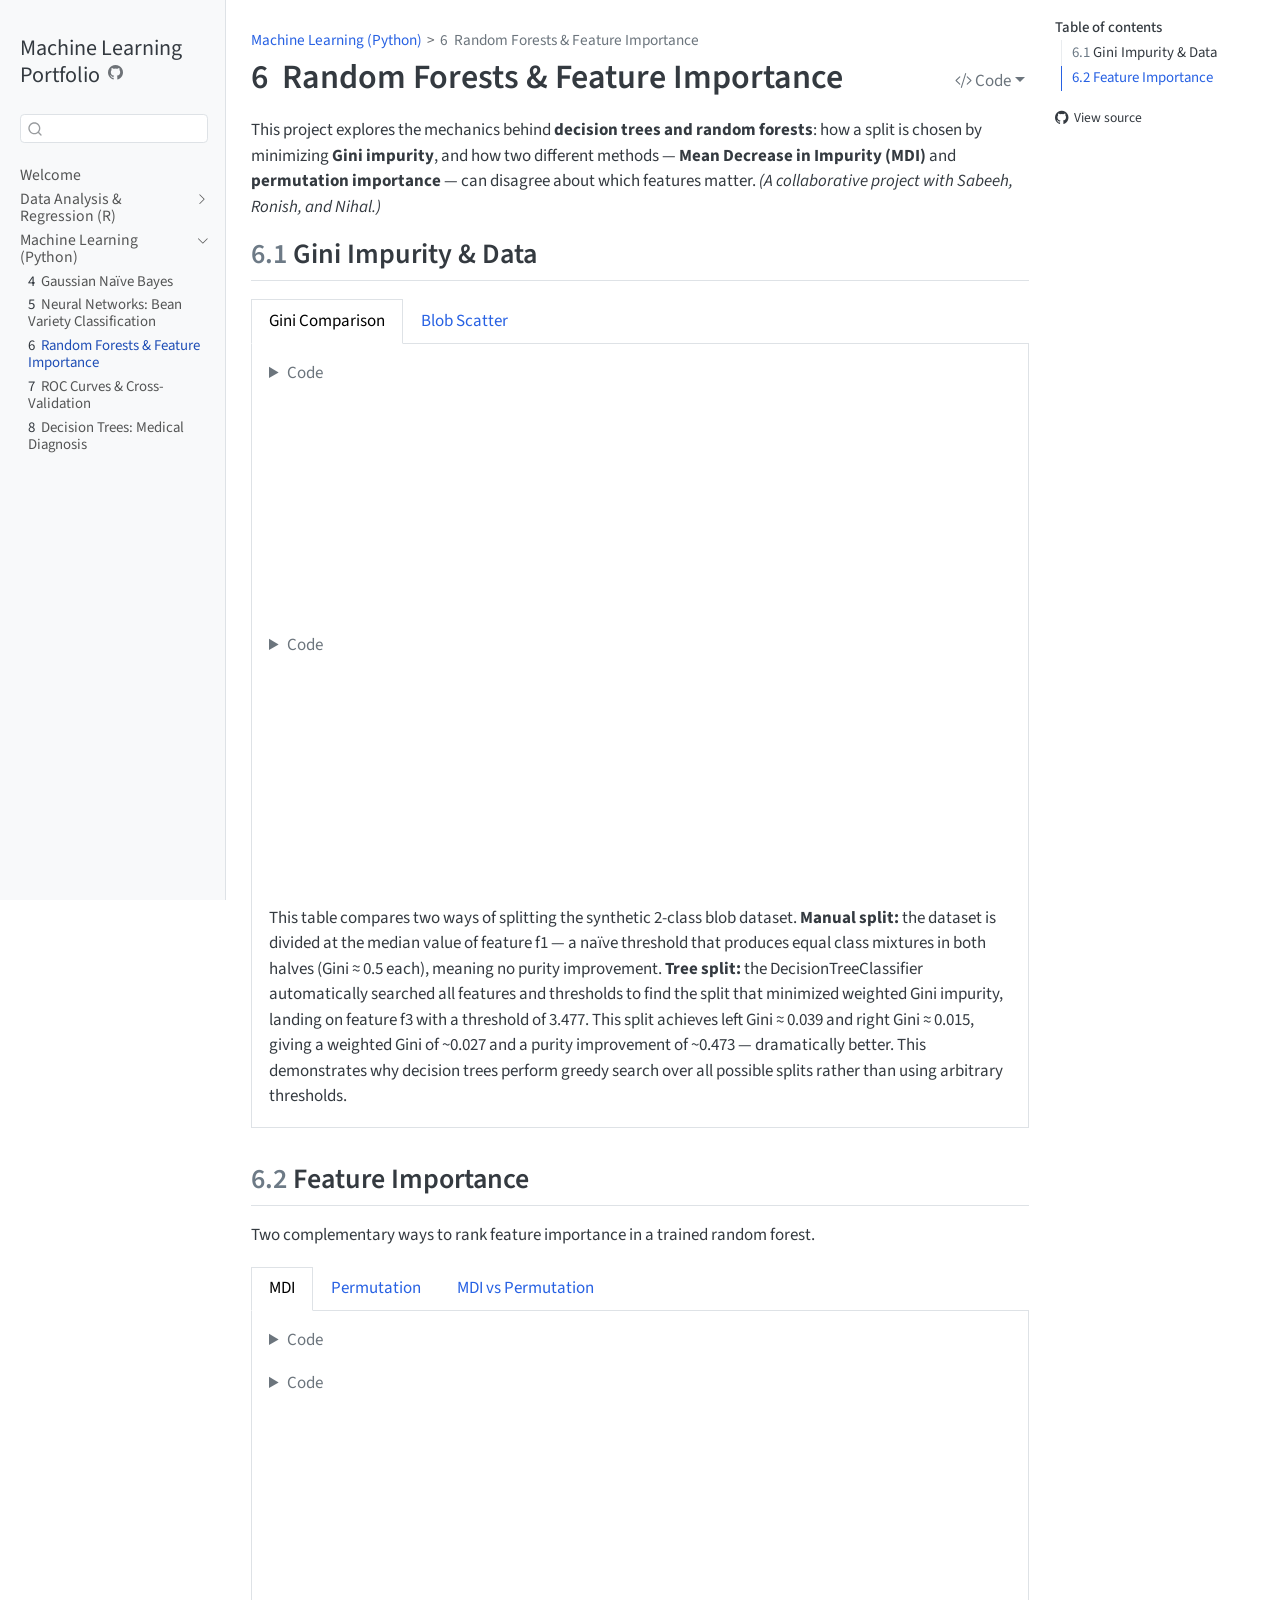
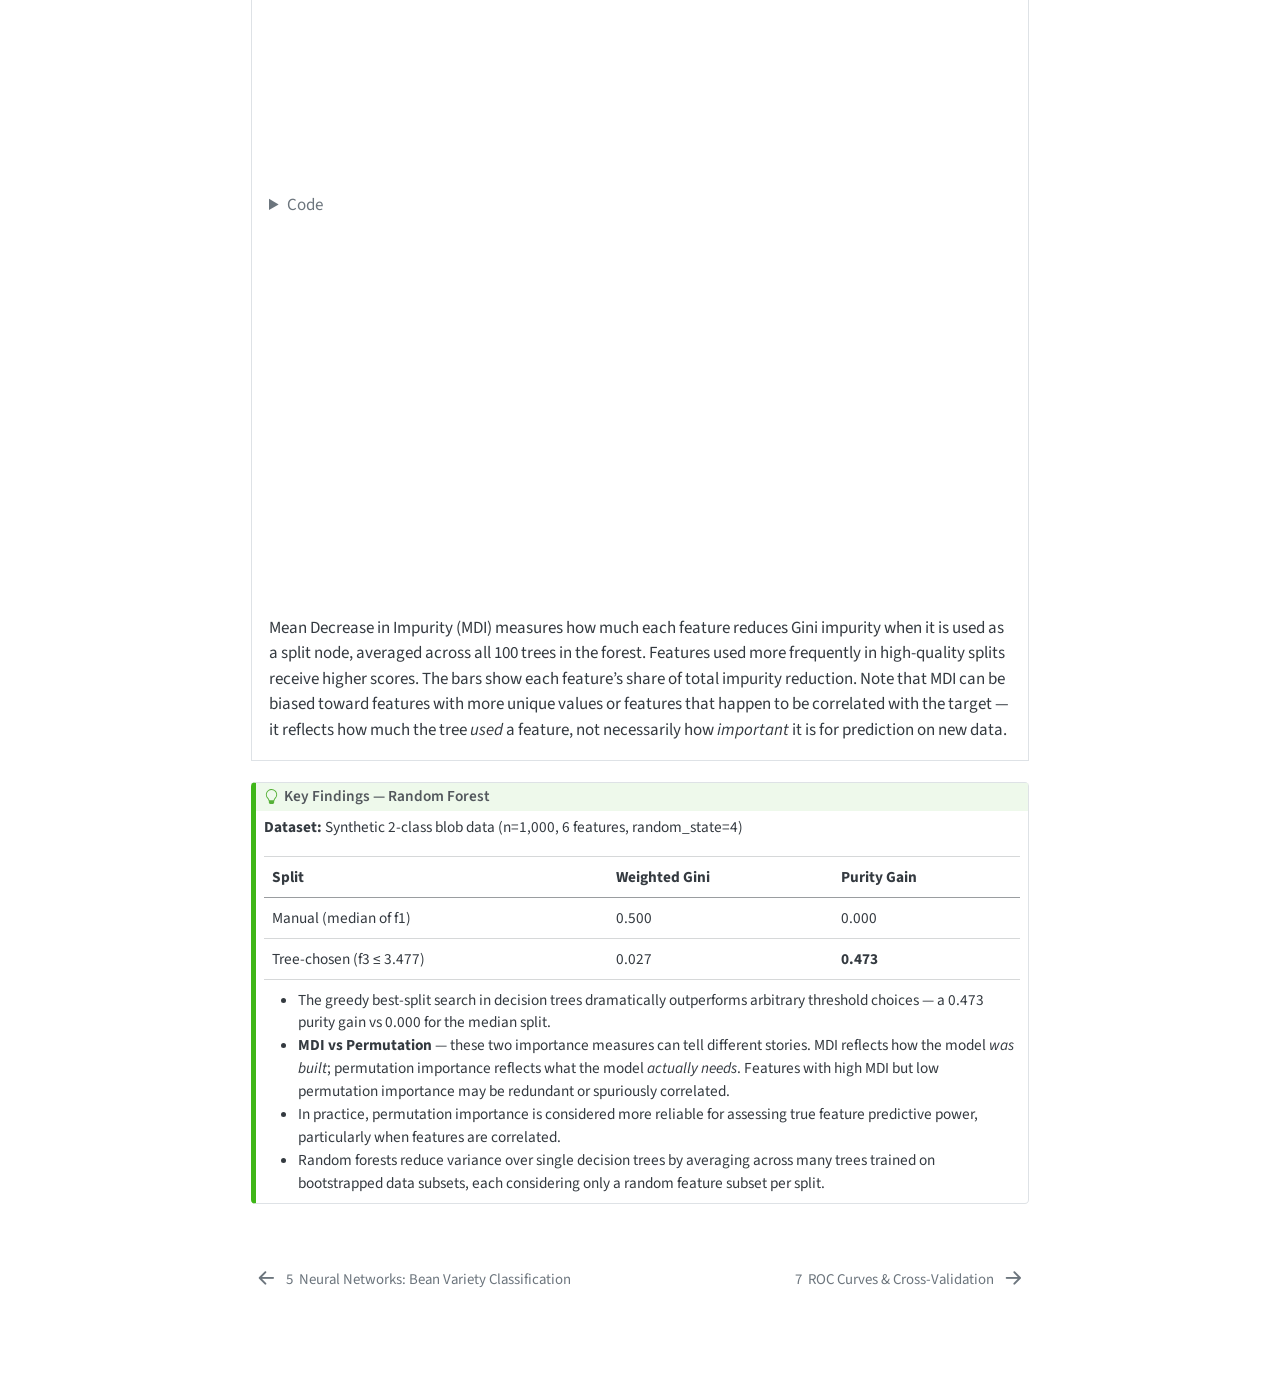
<file: chapters/06-random-forest.html>
<!DOCTYPE html>
<html xmlns="http://www.w3.org/1999/xhtml" lang="en" xml:lang="en"><head>

<meta charset="utf-8">
<meta name="generator" content="quarto-1.7.32">

<meta name="viewport" content="width=device-width, initial-scale=1.0, user-scalable=yes">


<title>6&nbsp; Random Forests &amp; Feature Importance – Machine Learning Portfolio</title>
<style>
code{white-space: pre-wrap;}
span.smallcaps{font-variant: small-caps;}
div.columns{display: flex; gap: min(4vw, 1.5em);}
div.column{flex: auto; overflow-x: auto;}
div.hanging-indent{margin-left: 1.5em; text-indent: -1.5em;}
ul.task-list{list-style: none;}
ul.task-list li input[type="checkbox"] {
  width: 0.8em;
  margin: 0 0.8em 0.2em -1em; /* quarto-specific, see https://github.com/quarto-dev/quarto-cli/issues/4556 */ 
  vertical-align: middle;
}
/* CSS for syntax highlighting */
html { -webkit-text-size-adjust: 100%; }
pre > code.sourceCode { white-space: pre; position: relative; }
pre > code.sourceCode > span { display: inline-block; line-height: 1.25; }
pre > code.sourceCode > span:empty { height: 1.2em; }
.sourceCode { overflow: visible; }
code.sourceCode > span { color: inherit; text-decoration: inherit; }
div.sourceCode { margin: 1em 0; }
pre.sourceCode { margin: 0; }
@media screen {
div.sourceCode { overflow: auto; }
}
@media print {
pre > code.sourceCode { white-space: pre-wrap; }
pre > code.sourceCode > span { text-indent: -5em; padding-left: 5em; }
}
pre.numberSource code
  { counter-reset: source-line 0; }
pre.numberSource code > span
  { position: relative; left: -4em; counter-increment: source-line; }
pre.numberSource code > span > a:first-child::before
  { content: counter(source-line);
    position: relative; left: -1em; text-align: right; vertical-align: baseline;
    border: none; display: inline-block;
    -webkit-touch-callout: none; -webkit-user-select: none;
    -khtml-user-select: none; -moz-user-select: none;
    -ms-user-select: none; user-select: none;
    padding: 0 4px; width: 4em;
  }
pre.numberSource { margin-left: 3em;  padding-left: 4px; }
div.sourceCode
  {   }
@media screen {
pre > code.sourceCode > span > a:first-child::before { text-decoration: underline; }
}
</style>


<script src="../site_libs/quarto-nav/quarto-nav.js"></script>
<script src="../site_libs/quarto-nav/headroom.min.js"></script>
<script src="../site_libs/clipboard/clipboard.min.js"></script>
<script src="../site_libs/quarto-search/autocomplete.umd.js"></script>
<script src="../site_libs/quarto-search/fuse.min.js"></script>
<script src="../site_libs/quarto-search/quarto-search.js"></script>
<meta name="quarto:offset" content="../">
<link href="../chapters/07-roc-kfold.html" rel="next">
<link href="../chapters/05-neural-network.html" rel="prev">
<script src="../site_libs/quarto-html/quarto.js" type="module"></script>
<script src="../site_libs/quarto-html/tabsets/tabsets.js" type="module"></script>
<script src="../site_libs/quarto-html/popper.min.js"></script>
<script src="../site_libs/quarto-html/tippy.umd.min.js"></script>
<script src="../site_libs/quarto-html/anchor.min.js"></script>
<link href="../site_libs/quarto-html/tippy.css" rel="stylesheet">
<link href="../site_libs/quarto-html/quarto-syntax-highlighting-37eea08aefeeee20ff55810ff984fec1.css" rel="stylesheet" id="quarto-text-highlighting-styles">
<script src="../site_libs/bootstrap/bootstrap.min.js"></script>
<link href="../site_libs/bootstrap/bootstrap-icons.css" rel="stylesheet">
<link href="../site_libs/bootstrap/bootstrap-7c182df944cab68895208bd4b7024654.min.css" rel="stylesheet" append-hash="true" id="quarto-bootstrap" data-mode="light">
<script id="quarto-search-options" type="application/json">{
  "location": "sidebar",
  "copy-button": false,
  "collapse-after": 3,
  "panel-placement": "start",
  "type": "textbox",
  "limit": 50,
  "keyboard-shortcut": [
    "f",
    "/",
    "s"
  ],
  "show-item-context": false,
  "language": {
    "search-no-results-text": "No results",
    "search-matching-documents-text": "matching documents",
    "search-copy-link-title": "Copy link to search",
    "search-hide-matches-text": "Hide additional matches",
    "search-more-match-text": "more match in this document",
    "search-more-matches-text": "more matches in this document",
    "search-clear-button-title": "Clear",
    "search-text-placeholder": "",
    "search-detached-cancel-button-title": "Cancel",
    "search-submit-button-title": "Submit",
    "search-label": "Search"
  }
}</script>


</head>

<body class="nav-sidebar docked quarto-light">

<div id="quarto-search-results"></div>
  <header id="quarto-header" class="headroom fixed-top">
  <nav class="quarto-secondary-nav">
    <div class="container-fluid d-flex">
      <button type="button" class="quarto-btn-toggle btn" data-bs-toggle="collapse" role="button" data-bs-target=".quarto-sidebar-collapse-item" aria-controls="quarto-sidebar" aria-expanded="false" aria-label="Toggle sidebar navigation" onclick="if (window.quartoToggleHeadroom) { window.quartoToggleHeadroom(); }">
        <i class="bi bi-layout-text-sidebar-reverse"></i>
      </button>
        <nav class="quarto-page-breadcrumbs" aria-label="breadcrumb"><ol class="breadcrumb"><li class="breadcrumb-item"><a href="../chapters/04-naive-bayes.html">Machine Learning (Python)</a></li><li class="breadcrumb-item"><a href="../chapters/06-random-forest.html"><span class="chapter-number">6</span>&nbsp; <span class="chapter-title">Random Forests &amp; Feature Importance</span></a></li></ol></nav>
        <a class="flex-grow-1" role="navigation" data-bs-toggle="collapse" data-bs-target=".quarto-sidebar-collapse-item" aria-controls="quarto-sidebar" aria-expanded="false" aria-label="Toggle sidebar navigation" onclick="if (window.quartoToggleHeadroom) { window.quartoToggleHeadroom(); }">      
        </a>
      <button type="button" class="btn quarto-search-button" aria-label="Search" onclick="window.quartoOpenSearch();">
        <i class="bi bi-search"></i>
      </button>
    </div>
  </nav>
</header>
<!-- content -->
<div id="quarto-content" class="quarto-container page-columns page-rows-contents page-layout-article">
<!-- sidebar -->
  <nav id="quarto-sidebar" class="sidebar collapse collapse-horizontal quarto-sidebar-collapse-item sidebar-navigation docked overflow-auto">
    <div class="pt-lg-2 mt-2 text-left sidebar-header">
    <div class="sidebar-title mb-0 py-0">
      <a href="../">Machine Learning Portfolio</a> 
        <div class="sidebar-tools-main">
    <a href="https://github.com/arihaanbarua/machine-learning-portfolio" title="Source Code" class="quarto-navigation-tool px-1" aria-label="Source Code"><i class="bi bi-github"></i></a>
</div>
    </div>
      </div>
        <div class="mt-2 flex-shrink-0 align-items-center">
        <div class="sidebar-search">
        <div id="quarto-search" class="" title="Search"></div>
        </div>
        </div>
    <div class="sidebar-menu-container"> 
    <ul class="list-unstyled mt-1">
        <li class="sidebar-item">
  <div class="sidebar-item-container"> 
  <a href="../index.html" class="sidebar-item-text sidebar-link">
 <span class="menu-text">Welcome</span></a>
  </div>
</li>
        <li class="sidebar-item sidebar-item-section">
      <div class="sidebar-item-container"> 
            <a class="sidebar-item-text sidebar-link text-start collapsed" data-bs-toggle="collapse" data-bs-target="#quarto-sidebar-section-1" role="navigation" aria-expanded="false">
 <span class="menu-text">Data Analysis &amp; Regression (R)</span></a>
          <a class="sidebar-item-toggle text-start collapsed" data-bs-toggle="collapse" data-bs-target="#quarto-sidebar-section-1" role="navigation" aria-expanded="false" aria-label="Toggle section">
            <i class="bi bi-chevron-right ms-2"></i>
          </a> 
      </div>
      <ul id="quarto-sidebar-section-1" class="collapse list-unstyled sidebar-section depth1 ">  
          <li class="sidebar-item">
  <div class="sidebar-item-container"> 
  <a href="../chapters/01-data-wrangling.html" class="sidebar-item-text sidebar-link">
 <span class="menu-text"><span class="chapter-number">1</span>&nbsp; <span class="chapter-title">Data Wrangling: Baseball Career Records</span></span></a>
  </div>
</li>
          <li class="sidebar-item">
  <div class="sidebar-item-container"> 
  <a href="../chapters/02-linear-regression.html" class="sidebar-item-text sidebar-link">
 <span class="menu-text"><span class="chapter-number">2</span>&nbsp; <span class="chapter-title">Linear Regression &amp; Model Selection</span></span></a>
  </div>
</li>
          <li class="sidebar-item">
  <div class="sidebar-item-container"> 
  <a href="../chapters/03-regularization-knn.html" class="sidebar-item-text sidebar-link">
 <span class="menu-text"><span class="chapter-number">3</span>&nbsp; <span class="chapter-title">Regularization &amp; k-Nearest Neighbors</span></span></a>
  </div>
</li>
      </ul>
  </li>
        <li class="sidebar-item sidebar-item-section">
      <div class="sidebar-item-container"> 
            <a class="sidebar-item-text sidebar-link text-start" data-bs-toggle="collapse" data-bs-target="#quarto-sidebar-section-2" role="navigation" aria-expanded="true">
 <span class="menu-text">Machine Learning (Python)</span></a>
          <a class="sidebar-item-toggle text-start" data-bs-toggle="collapse" data-bs-target="#quarto-sidebar-section-2" role="navigation" aria-expanded="true" aria-label="Toggle section">
            <i class="bi bi-chevron-right ms-2"></i>
          </a> 
      </div>
      <ul id="quarto-sidebar-section-2" class="collapse list-unstyled sidebar-section depth1 show">  
          <li class="sidebar-item">
  <div class="sidebar-item-container"> 
  <a href="../chapters/04-naive-bayes.html" class="sidebar-item-text sidebar-link">
 <span class="menu-text"><span class="chapter-number">4</span>&nbsp; <span class="chapter-title">Gaussian Naïve Bayes</span></span></a>
  </div>
</li>
          <li class="sidebar-item">
  <div class="sidebar-item-container"> 
  <a href="../chapters/05-neural-network.html" class="sidebar-item-text sidebar-link">
 <span class="menu-text"><span class="chapter-number">5</span>&nbsp; <span class="chapter-title">Neural Networks: Bean Variety Classification</span></span></a>
  </div>
</li>
          <li class="sidebar-item">
  <div class="sidebar-item-container"> 
  <a href="../chapters/06-random-forest.html" class="sidebar-item-text sidebar-link active">
 <span class="menu-text"><span class="chapter-number">6</span>&nbsp; <span class="chapter-title">Random Forests &amp; Feature Importance</span></span></a>
  </div>
</li>
          <li class="sidebar-item">
  <div class="sidebar-item-container"> 
  <a href="../chapters/07-roc-kfold.html" class="sidebar-item-text sidebar-link">
 <span class="menu-text"><span class="chapter-number">7</span>&nbsp; <span class="chapter-title">ROC Curves &amp; Cross-Validation</span></span></a>
  </div>
</li>
          <li class="sidebar-item">
  <div class="sidebar-item-container"> 
  <a href="../chapters/08-decision-trees.html" class="sidebar-item-text sidebar-link">
 <span class="menu-text"><span class="chapter-number">8</span>&nbsp; <span class="chapter-title">Decision Trees: Medical Diagnosis</span></span></a>
  </div>
</li>
      </ul>
  </li>
    </ul>
    </div>
</nav>
<div id="quarto-sidebar-glass" class="quarto-sidebar-collapse-item" data-bs-toggle="collapse" data-bs-target=".quarto-sidebar-collapse-item"></div>
<!-- margin-sidebar -->
    <div id="quarto-margin-sidebar" class="sidebar margin-sidebar">
        <nav id="TOC" role="doc-toc" class="toc-active">
    <h2 id="toc-title">Table of contents</h2>
   
  <ul>
  <li><a href="#gini-impurity-data" id="toc-gini-impurity-data" class="nav-link active" data-scroll-target="#gini-impurity-data"><span class="header-section-number">6.1</span> Gini Impurity &amp; Data</a></li>
  <li><a href="#feature-importance" id="toc-feature-importance" class="nav-link" data-scroll-target="#feature-importance"><span class="header-section-number">6.2</span> Feature Importance</a></li>
  </ul>
<div class="toc-actions"><ul><li><a href="https://github.com/arihaanbarua/machine-learning-portfolio/blob/main/chapters/06-random-forest.qmd" class="toc-action"><i class="bi bi-github"></i>View source</a></li></ul></div></nav>
    </div>
<!-- main -->
<main class="content" id="quarto-document-content">

<header id="title-block-header" class="quarto-title-block default"><nav class="quarto-page-breadcrumbs quarto-title-breadcrumbs d-none d-lg-block" aria-label="breadcrumb"><ol class="breadcrumb"><li class="breadcrumb-item"><a href="../chapters/04-naive-bayes.html">Machine Learning (Python)</a></li><li class="breadcrumb-item"><a href="../chapters/06-random-forest.html"><span class="chapter-number">6</span>&nbsp; <span class="chapter-title">Random Forests &amp; Feature Importance</span></a></li></ol></nav>
<div class="quarto-title">
<div class="quarto-title-block"><div><h1 class="title"><span class="chapter-number">6</span>&nbsp; <span class="chapter-title">Random Forests &amp; Feature Importance</span></h1><button type="button" class="btn code-tools-button dropdown-toggle" id="quarto-code-tools-menu" data-bs-toggle="dropdown" aria-expanded="false"><i class="bi"></i> Code</button><ul class="dropdown-menu dropdown-menu-end" aria-labelelledby="quarto-code-tools-menu"><li><a id="quarto-show-all-code" class="dropdown-item" href="javascript:void(0)" role="button">Show All Code</a></li><li><a id="quarto-hide-all-code" class="dropdown-item" href="javascript:void(0)" role="button">Hide All Code</a></li><li><hr class="dropdown-divider"></li><li><a id="quarto-view-source" class="dropdown-item" href="javascript:void(0)" role="button">View Source</a></li></ul></div></div>
</div>



<div class="quarto-title-meta">

    
  
    
  </div>
  


</header>


<p>This project explores the mechanics behind <strong>decision trees and random forests</strong>: how a split is chosen by minimizing <strong>Gini impurity</strong>, and how two different methods — <strong>Mean Decrease in Impurity (MDI)</strong> and <strong>permutation importance</strong> — can disagree about which features matter. <em>(A collaborative project with Sabeeh, Ronish, and Nihal.)</em></p>
<section id="gini-impurity-data" class="level2" data-number="6.1">
<h2 data-number="6.1" class="anchored" data-anchor-id="gini-impurity-data"><span class="header-section-number">6.1</span> Gini Impurity &amp; Data</h2>
<div class="tabset-margin-container"></div><div class="panel-tabset">
<ul class="nav nav-tabs" role="tablist"><li class="nav-item" role="presentation"><a class="nav-link active" id="tabset-1-1-tab" data-bs-toggle="tab" data-bs-target="#tabset-1-1" role="tab" aria-controls="tabset-1-1" aria-selected="true" aria-current="page">Gini Comparison</a></li><li class="nav-item" role="presentation"><a class="nav-link" id="tabset-1-2-tab" data-bs-toggle="tab" data-bs-target="#tabset-1-2" role="tab" aria-controls="tabset-1-2" aria-selected="false">Blob Scatter</a></li></ul>
<div class="tab-content">
<div id="tabset-1-1" class="tab-pane active" role="tabpanel" aria-labelledby="tabset-1-1-tab">
<div class="cell">
<details class="code-fold">
<summary>Code</summary>
<div class="sourceCode cell-code" id="cb1"><pre class="sourceCode python code-with-copy"><code class="sourceCode python"><span id="cb1-1"><a href="#cb1-1" aria-hidden="true" tabindex="-1"></a>fig_rf1 <span class="op">=</span> go.Figure(data<span class="op">=</span>[go.Table(</span>
<span id="cb1-2"><a href="#cb1-2" aria-hidden="true" tabindex="-1"></a>    header<span class="op">=</span><span class="bu">dict</span>(values<span class="op">=</span><span class="bu">list</span>(rf_gini_compare.columns), fill_color<span class="op">=</span><span class="st">"#4e79a7"</span>,</span>
<span id="cb1-3"><a href="#cb1-3" aria-hidden="true" tabindex="-1"></a>                font<span class="op">=</span><span class="bu">dict</span>(color<span class="op">=</span><span class="st">"white"</span>, size<span class="op">=</span><span class="dv">13</span>), align<span class="op">=</span><span class="st">"center"</span>),</span>
<span id="cb1-4"><a href="#cb1-4" aria-hidden="true" tabindex="-1"></a>    cells<span class="op">=</span><span class="bu">dict</span>(values<span class="op">=</span>[rf_gini_compare[c] <span class="cf">for</span> c <span class="kw">in</span> rf_gini_compare.columns],</span>
<span id="cb1-5"><a href="#cb1-5" aria-hidden="true" tabindex="-1"></a>               fill_color<span class="op">=</span>[[<span class="st">"#f0f4f8"</span> <span class="cf">if</span> i <span class="op">%</span> <span class="dv">2</span> <span class="op">==</span> <span class="dv">0</span> <span class="cf">else</span> <span class="st">"white"</span> <span class="cf">for</span> i <span class="kw">in</span> <span class="bu">range</span>(<span class="bu">len</span>(rf_gini_compare))]],</span>
<span id="cb1-6"><a href="#cb1-6" aria-hidden="true" tabindex="-1"></a>               align<span class="op">=</span><span class="st">"center"</span>, font<span class="op">=</span><span class="bu">dict</span>(size<span class="op">=</span><span class="dv">13</span>))</span>
<span id="cb1-7"><a href="#cb1-7" aria-hidden="true" tabindex="-1"></a>)])</span>
<span id="cb1-8"><a href="#cb1-8" aria-hidden="true" tabindex="-1"></a>fig_rf1.update_layout(title<span class="op">=</span><span class="st">"Gini Impurity Comparison: Manual Median Split vs Tree-Selected Split"</span>,</span>
<span id="cb1-9"><a href="#cb1-9" aria-hidden="true" tabindex="-1"></a>                      height<span class="op">=</span><span class="dv">230</span>, template<span class="op">=</span><span class="st">"plotly_white"</span>)</span></code><button title="Copy to Clipboard" class="code-copy-button"><i class="bi"></i></button></pre></div>
</details>
<div class="cell-output-display">
<div style="height:230px; width:100%;">                        <script>window.PlotlyConfig = {MathJaxConfig: 'local'};</script>
        <script charset="utf-8" src="https://cdn.plot.ly/plotly-3.6.0.min.js" integrity="sha256-QaOVwtVY0T02VaHrr6pnoHLCwayMJp4O5n4YyaE3rJk=" crossorigin="anonymous"></script>                <div id="db754d26-4a2e-4ccd-92d8-b3cc23a8ae8e" class="plotly-graph-div" style="height:100%; width:100%;"></div>            <script>                window.PLOTLYENV=window.PLOTLYENV || {};                                if (document.getElementById("db754d26-4a2e-4ccd-92d8-b3cc23a8ae8e")) {                    Plotly.newPlot(                        "db754d26-4a2e-4ccd-92d8-b3cc23a8ae8e",                        [{"cells":{"align":"center","fill":{"color":[["#f0f4f8","white"]]},"font":{"size":13},"values":[["Manual (median of f1)","Decision Tree (best split on f3)"],[0.5,0.039],[0.5,0.015],[0.5,0.027],[0.0,0.473]]},"header":{"align":"center","fill":{"color":"#4e79a7"},"font":{"color":"white","size":13},"values":["Split Method","Left Gini","Right Gini","Weighted Gini","Purity Gain"]},"type":"table"}],                        {"template":{"data":{"barpolar":[{"marker":{"line":{"color":"white","width":0.5},"pattern":{"fillmode":"overlay","size":10,"solidity":0.2}},"type":"barpolar"}],"bar":[{"error_x":{"color":"#2a3f5f"},"error_y":{"color":"#2a3f5f"},"marker":{"line":{"color":"white","width":0.5},"pattern":{"fillmode":"overlay","size":10,"solidity":0.2}},"type":"bar"}],"carpet":[{"aaxis":{"endlinecolor":"#2a3f5f","gridcolor":"#C8D4E3","linecolor":"#C8D4E3","minorgridcolor":"#C8D4E3","startlinecolor":"#2a3f5f"},"baxis":{"endlinecolor":"#2a3f5f","gridcolor":"#C8D4E3","linecolor":"#C8D4E3","minorgridcolor":"#C8D4E3","startlinecolor":"#2a3f5f"},"type":"carpet"}],"choropleth":[{"colorbar":{"outlinewidth":0,"ticks":""},"type":"choropleth"}],"contourcarpet":[{"colorbar":{"outlinewidth":0,"ticks":""},"type":"contourcarpet"}],"contour":[{"colorbar":{"outlinewidth":0,"ticks":""},"colorscale":[[0.0,"#0d0887"],[0.1111111111111111,"#46039f"],[0.2222222222222222,"#7201a8"],[0.3333333333333333,"#9c179e"],[0.4444444444444444,"#bd3786"],[0.5555555555555556,"#d8576b"],[0.6666666666666666,"#ed7953"],[0.7777777777777778,"#fb9f3a"],[0.8888888888888888,"#fdca26"],[1.0,"#f0f921"]],"type":"contour"}],"heatmap":[{"colorbar":{"outlinewidth":0,"ticks":""},"colorscale":[[0.0,"#0d0887"],[0.1111111111111111,"#46039f"],[0.2222222222222222,"#7201a8"],[0.3333333333333333,"#9c179e"],[0.4444444444444444,"#bd3786"],[0.5555555555555556,"#d8576b"],[0.6666666666666666,"#ed7953"],[0.7777777777777778,"#fb9f3a"],[0.8888888888888888,"#fdca26"],[1.0,"#f0f921"]],"type":"heatmap"}],"histogram2dcontour":[{"colorbar":{"outlinewidth":0,"ticks":""},"colorscale":[[0.0,"#0d0887"],[0.1111111111111111,"#46039f"],[0.2222222222222222,"#7201a8"],[0.3333333333333333,"#9c179e"],[0.4444444444444444,"#bd3786"],[0.5555555555555556,"#d8576b"],[0.6666666666666666,"#ed7953"],[0.7777777777777778,"#fb9f3a"],[0.8888888888888888,"#fdca26"],[1.0,"#f0f921"]],"type":"histogram2dcontour"}],"histogram2d":[{"colorbar":{"outlinewidth":0,"ticks":""},"colorscale":[[0.0,"#0d0887"],[0.1111111111111111,"#46039f"],[0.2222222222222222,"#7201a8"],[0.3333333333333333,"#9c179e"],[0.4444444444444444,"#bd3786"],[0.5555555555555556,"#d8576b"],[0.6666666666666666,"#ed7953"],[0.7777777777777778,"#fb9f3a"],[0.8888888888888888,"#fdca26"],[1.0,"#f0f921"]],"type":"histogram2d"}],"histogram":[{"marker":{"pattern":{"fillmode":"overlay","size":10,"solidity":0.2}},"type":"histogram"}],"mesh3d":[{"colorbar":{"outlinewidth":0,"ticks":""},"type":"mesh3d"}],"parcoords":[{"line":{"colorbar":{"outlinewidth":0,"ticks":""}},"type":"parcoords"}],"pie":[{"automargin":true,"type":"pie"}],"scatter3d":[{"line":{"colorbar":{"outlinewidth":0,"ticks":""}},"marker":{"colorbar":{"outlinewidth":0,"ticks":""}},"type":"scatter3d"}],"scattercarpet":[{"marker":{"colorbar":{"outlinewidth":0,"ticks":""}},"type":"scattercarpet"}],"scattergeo":[{"marker":{"colorbar":{"outlinewidth":0,"ticks":""}},"type":"scattergeo"}],"scattergl":[{"marker":{"colorbar":{"outlinewidth":0,"ticks":""}},"type":"scattergl"}],"scattermapbox":[{"marker":{"colorbar":{"outlinewidth":0,"ticks":""}},"type":"scattermapbox"}],"scattermap":[{"marker":{"colorbar":{"outlinewidth":0,"ticks":""}},"type":"scattermap"}],"scatterpolargl":[{"marker":{"colorbar":{"outlinewidth":0,"ticks":""}},"type":"scatterpolargl"}],"scatterpolar":[{"marker":{"colorbar":{"outlinewidth":0,"ticks":""}},"type":"scatterpolar"}],"scatter":[{"fillpattern":{"fillmode":"overlay","size":10,"solidity":0.2},"type":"scatter"}],"scatterternary":[{"marker":{"colorbar":{"outlinewidth":0,"ticks":""}},"type":"scatterternary"}],"surface":[{"colorbar":{"outlinewidth":0,"ticks":""},"colorscale":[[0.0,"#0d0887"],[0.1111111111111111,"#46039f"],[0.2222222222222222,"#7201a8"],[0.3333333333333333,"#9c179e"],[0.4444444444444444,"#bd3786"],[0.5555555555555556,"#d8576b"],[0.6666666666666666,"#ed7953"],[0.7777777777777778,"#fb9f3a"],[0.8888888888888888,"#fdca26"],[1.0,"#f0f921"]],"type":"surface"}],"table":[{"cells":{"fill":{"color":"#EBF0F8"},"line":{"color":"white"}},"header":{"fill":{"color":"#C8D4E3"},"line":{"color":"white"}},"type":"table"}]},"layout":{"annotationdefaults":{"arrowcolor":"#2a3f5f","arrowhead":0,"arrowwidth":1},"autotypenumbers":"strict","coloraxis":{"colorbar":{"outlinewidth":0,"ticks":""}},"colorscale":{"diverging":[[0,"#8e0152"],[0.1,"#c51b7d"],[0.2,"#de77ae"],[0.3,"#f1b6da"],[0.4,"#fde0ef"],[0.5,"#f7f7f7"],[0.6,"#e6f5d0"],[0.7,"#b8e186"],[0.8,"#7fbc41"],[0.9,"#4d9221"],[1,"#276419"]],"sequential":[[0.0,"#0d0887"],[0.1111111111111111,"#46039f"],[0.2222222222222222,"#7201a8"],[0.3333333333333333,"#9c179e"],[0.4444444444444444,"#bd3786"],[0.5555555555555556,"#d8576b"],[0.6666666666666666,"#ed7953"],[0.7777777777777778,"#fb9f3a"],[0.8888888888888888,"#fdca26"],[1.0,"#f0f921"]],"sequentialminus":[[0.0,"#0d0887"],[0.1111111111111111,"#46039f"],[0.2222222222222222,"#7201a8"],[0.3333333333333333,"#9c179e"],[0.4444444444444444,"#bd3786"],[0.5555555555555556,"#d8576b"],[0.6666666666666666,"#ed7953"],[0.7777777777777778,"#fb9f3a"],[0.8888888888888888,"#fdca26"],[1.0,"#f0f921"]]},"colorway":["#636efa","#EF553B","#00cc96","#ab63fa","#FFA15A","#19d3f3","#FF6692","#B6E880","#FF97FF","#FECB52"],"font":{"color":"#2a3f5f"},"geo":{"bgcolor":"white","lakecolor":"white","landcolor":"white","showlakes":true,"showland":true,"subunitcolor":"#C8D4E3"},"hoverlabel":{"align":"left"},"hovermode":"closest","mapbox":{"style":"light"},"paper_bgcolor":"white","plot_bgcolor":"white","polar":{"angularaxis":{"gridcolor":"#EBF0F8","linecolor":"#EBF0F8","ticks":""},"bgcolor":"white","radialaxis":{"gridcolor":"#EBF0F8","linecolor":"#EBF0F8","ticks":""}},"scene":{"xaxis":{"backgroundcolor":"white","gridcolor":"#DFE8F3","gridwidth":2,"linecolor":"#EBF0F8","showbackground":true,"ticks":"","zerolinecolor":"#EBF0F8"},"yaxis":{"backgroundcolor":"white","gridcolor":"#DFE8F3","gridwidth":2,"linecolor":"#EBF0F8","showbackground":true,"ticks":"","zerolinecolor":"#EBF0F8"},"zaxis":{"backgroundcolor":"white","gridcolor":"#DFE8F3","gridwidth":2,"linecolor":"#EBF0F8","showbackground":true,"ticks":"","zerolinecolor":"#EBF0F8"}},"shapedefaults":{"line":{"color":"#2a3f5f"}},"ternary":{"aaxis":{"gridcolor":"#DFE8F3","linecolor":"#A2B1C6","ticks":""},"baxis":{"gridcolor":"#DFE8F3","linecolor":"#A2B1C6","ticks":""},"bgcolor":"white","caxis":{"gridcolor":"#DFE8F3","linecolor":"#A2B1C6","ticks":""}},"title":{"x":0.05},"xaxis":{"automargin":true,"gridcolor":"#EBF0F8","linecolor":"#EBF0F8","ticks":"","title":{"standoff":15},"zerolinecolor":"#EBF0F8","zerolinewidth":2},"yaxis":{"automargin":true,"gridcolor":"#EBF0F8","linecolor":"#EBF0F8","ticks":"","title":{"standoff":15},"zerolinecolor":"#EBF0F8","zerolinewidth":2}}},"title":{"text":"Gini Impurity Comparison: Manual Median Split vs Tree-Selected Split"},"height":230},                        {"responsive": true}                    )                };            </script>        </div>
</div>
<details class="code-fold">
<summary>Code</summary>
<div class="sourceCode cell-code" id="cb2"><pre class="sourceCode python code-with-copy"><code class="sourceCode python"><span id="cb2-1"><a href="#cb2-1" aria-hidden="true" tabindex="-1"></a>fig_rf1.show()</span></code><button title="Copy to Clipboard" class="code-copy-button"><i class="bi"></i></button></pre></div>
</details>
<div class="cell-output-display">
<div style="height:230px; width:100%;">                        <script>window.PlotlyConfig = {MathJaxConfig: 'local'};</script>
        <script charset="utf-8" src="https://cdn.plot.ly/plotly-3.6.0.min.js" integrity="sha256-QaOVwtVY0T02VaHrr6pnoHLCwayMJp4O5n4YyaE3rJk=" crossorigin="anonymous"></script>                <div id="c92125f8-13b7-4a5c-aa85-21fc7e8ed4d5" class="plotly-graph-div" style="height:100%; width:100%;"></div>            <script>                window.PLOTLYENV=window.PLOTLYENV || {};                                if (document.getElementById("c92125f8-13b7-4a5c-aa85-21fc7e8ed4d5")) {                    Plotly.newPlot(                        "c92125f8-13b7-4a5c-aa85-21fc7e8ed4d5",                        [{"cells":{"align":"center","fill":{"color":[["#f0f4f8","white"]]},"font":{"size":13},"values":[["Manual (median of f1)","Decision Tree (best split on f3)"],[0.5,0.039],[0.5,0.015],[0.5,0.027],[0.0,0.473]]},"header":{"align":"center","fill":{"color":"#4e79a7"},"font":{"color":"white","size":13},"values":["Split Method","Left Gini","Right Gini","Weighted Gini","Purity Gain"]},"type":"table"}],                        {"template":{"data":{"barpolar":[{"marker":{"line":{"color":"white","width":0.5},"pattern":{"fillmode":"overlay","size":10,"solidity":0.2}},"type":"barpolar"}],"bar":[{"error_x":{"color":"#2a3f5f"},"error_y":{"color":"#2a3f5f"},"marker":{"line":{"color":"white","width":0.5},"pattern":{"fillmode":"overlay","size":10,"solidity":0.2}},"type":"bar"}],"carpet":[{"aaxis":{"endlinecolor":"#2a3f5f","gridcolor":"#C8D4E3","linecolor":"#C8D4E3","minorgridcolor":"#C8D4E3","startlinecolor":"#2a3f5f"},"baxis":{"endlinecolor":"#2a3f5f","gridcolor":"#C8D4E3","linecolor":"#C8D4E3","minorgridcolor":"#C8D4E3","startlinecolor":"#2a3f5f"},"type":"carpet"}],"choropleth":[{"colorbar":{"outlinewidth":0,"ticks":""},"type":"choropleth"}],"contourcarpet":[{"colorbar":{"outlinewidth":0,"ticks":""},"type":"contourcarpet"}],"contour":[{"colorbar":{"outlinewidth":0,"ticks":""},"colorscale":[[0.0,"#0d0887"],[0.1111111111111111,"#46039f"],[0.2222222222222222,"#7201a8"],[0.3333333333333333,"#9c179e"],[0.4444444444444444,"#bd3786"],[0.5555555555555556,"#d8576b"],[0.6666666666666666,"#ed7953"],[0.7777777777777778,"#fb9f3a"],[0.8888888888888888,"#fdca26"],[1.0,"#f0f921"]],"type":"contour"}],"heatmap":[{"colorbar":{"outlinewidth":0,"ticks":""},"colorscale":[[0.0,"#0d0887"],[0.1111111111111111,"#46039f"],[0.2222222222222222,"#7201a8"],[0.3333333333333333,"#9c179e"],[0.4444444444444444,"#bd3786"],[0.5555555555555556,"#d8576b"],[0.6666666666666666,"#ed7953"],[0.7777777777777778,"#fb9f3a"],[0.8888888888888888,"#fdca26"],[1.0,"#f0f921"]],"type":"heatmap"}],"histogram2dcontour":[{"colorbar":{"outlinewidth":0,"ticks":""},"colorscale":[[0.0,"#0d0887"],[0.1111111111111111,"#46039f"],[0.2222222222222222,"#7201a8"],[0.3333333333333333,"#9c179e"],[0.4444444444444444,"#bd3786"],[0.5555555555555556,"#d8576b"],[0.6666666666666666,"#ed7953"],[0.7777777777777778,"#fb9f3a"],[0.8888888888888888,"#fdca26"],[1.0,"#f0f921"]],"type":"histogram2dcontour"}],"histogram2d":[{"colorbar":{"outlinewidth":0,"ticks":""},"colorscale":[[0.0,"#0d0887"],[0.1111111111111111,"#46039f"],[0.2222222222222222,"#7201a8"],[0.3333333333333333,"#9c179e"],[0.4444444444444444,"#bd3786"],[0.5555555555555556,"#d8576b"],[0.6666666666666666,"#ed7953"],[0.7777777777777778,"#fb9f3a"],[0.8888888888888888,"#fdca26"],[1.0,"#f0f921"]],"type":"histogram2d"}],"histogram":[{"marker":{"pattern":{"fillmode":"overlay","size":10,"solidity":0.2}},"type":"histogram"}],"mesh3d":[{"colorbar":{"outlinewidth":0,"ticks":""},"type":"mesh3d"}],"parcoords":[{"line":{"colorbar":{"outlinewidth":0,"ticks":""}},"type":"parcoords"}],"pie":[{"automargin":true,"type":"pie"}],"scatter3d":[{"line":{"colorbar":{"outlinewidth":0,"ticks":""}},"marker":{"colorbar":{"outlinewidth":0,"ticks":""}},"type":"scatter3d"}],"scattercarpet":[{"marker":{"colorbar":{"outlinewidth":0,"ticks":""}},"type":"scattercarpet"}],"scattergeo":[{"marker":{"colorbar":{"outlinewidth":0,"ticks":""}},"type":"scattergeo"}],"scattergl":[{"marker":{"colorbar":{"outlinewidth":0,"ticks":""}},"type":"scattergl"}],"scattermapbox":[{"marker":{"colorbar":{"outlinewidth":0,"ticks":""}},"type":"scattermapbox"}],"scattermap":[{"marker":{"colorbar":{"outlinewidth":0,"ticks":""}},"type":"scattermap"}],"scatterpolargl":[{"marker":{"colorbar":{"outlinewidth":0,"ticks":""}},"type":"scatterpolargl"}],"scatterpolar":[{"marker":{"colorbar":{"outlinewidth":0,"ticks":""}},"type":"scatterpolar"}],"scatter":[{"fillpattern":{"fillmode":"overlay","size":10,"solidity":0.2},"type":"scatter"}],"scatterternary":[{"marker":{"colorbar":{"outlinewidth":0,"ticks":""}},"type":"scatterternary"}],"surface":[{"colorbar":{"outlinewidth":0,"ticks":""},"colorscale":[[0.0,"#0d0887"],[0.1111111111111111,"#46039f"],[0.2222222222222222,"#7201a8"],[0.3333333333333333,"#9c179e"],[0.4444444444444444,"#bd3786"],[0.5555555555555556,"#d8576b"],[0.6666666666666666,"#ed7953"],[0.7777777777777778,"#fb9f3a"],[0.8888888888888888,"#fdca26"],[1.0,"#f0f921"]],"type":"surface"}],"table":[{"cells":{"fill":{"color":"#EBF0F8"},"line":{"color":"white"}},"header":{"fill":{"color":"#C8D4E3"},"line":{"color":"white"}},"type":"table"}]},"layout":{"annotationdefaults":{"arrowcolor":"#2a3f5f","arrowhead":0,"arrowwidth":1},"autotypenumbers":"strict","coloraxis":{"colorbar":{"outlinewidth":0,"ticks":""}},"colorscale":{"diverging":[[0,"#8e0152"],[0.1,"#c51b7d"],[0.2,"#de77ae"],[0.3,"#f1b6da"],[0.4,"#fde0ef"],[0.5,"#f7f7f7"],[0.6,"#e6f5d0"],[0.7,"#b8e186"],[0.8,"#7fbc41"],[0.9,"#4d9221"],[1,"#276419"]],"sequential":[[0.0,"#0d0887"],[0.1111111111111111,"#46039f"],[0.2222222222222222,"#7201a8"],[0.3333333333333333,"#9c179e"],[0.4444444444444444,"#bd3786"],[0.5555555555555556,"#d8576b"],[0.6666666666666666,"#ed7953"],[0.7777777777777778,"#fb9f3a"],[0.8888888888888888,"#fdca26"],[1.0,"#f0f921"]],"sequentialminus":[[0.0,"#0d0887"],[0.1111111111111111,"#46039f"],[0.2222222222222222,"#7201a8"],[0.3333333333333333,"#9c179e"],[0.4444444444444444,"#bd3786"],[0.5555555555555556,"#d8576b"],[0.6666666666666666,"#ed7953"],[0.7777777777777778,"#fb9f3a"],[0.8888888888888888,"#fdca26"],[1.0,"#f0f921"]]},"colorway":["#636efa","#EF553B","#00cc96","#ab63fa","#FFA15A","#19d3f3","#FF6692","#B6E880","#FF97FF","#FECB52"],"font":{"color":"#2a3f5f"},"geo":{"bgcolor":"white","lakecolor":"white","landcolor":"white","showlakes":true,"showland":true,"subunitcolor":"#C8D4E3"},"hoverlabel":{"align":"left"},"hovermode":"closest","mapbox":{"style":"light"},"paper_bgcolor":"white","plot_bgcolor":"white","polar":{"angularaxis":{"gridcolor":"#EBF0F8","linecolor":"#EBF0F8","ticks":""},"bgcolor":"white","radialaxis":{"gridcolor":"#EBF0F8","linecolor":"#EBF0F8","ticks":""}},"scene":{"xaxis":{"backgroundcolor":"white","gridcolor":"#DFE8F3","gridwidth":2,"linecolor":"#EBF0F8","showbackground":true,"ticks":"","zerolinecolor":"#EBF0F8"},"yaxis":{"backgroundcolor":"white","gridcolor":"#DFE8F3","gridwidth":2,"linecolor":"#EBF0F8","showbackground":true,"ticks":"","zerolinecolor":"#EBF0F8"},"zaxis":{"backgroundcolor":"white","gridcolor":"#DFE8F3","gridwidth":2,"linecolor":"#EBF0F8","showbackground":true,"ticks":"","zerolinecolor":"#EBF0F8"}},"shapedefaults":{"line":{"color":"#2a3f5f"}},"ternary":{"aaxis":{"gridcolor":"#DFE8F3","linecolor":"#A2B1C6","ticks":""},"baxis":{"gridcolor":"#DFE8F3","linecolor":"#A2B1C6","ticks":""},"bgcolor":"white","caxis":{"gridcolor":"#DFE8F3","linecolor":"#A2B1C6","ticks":""}},"title":{"x":0.05},"xaxis":{"automargin":true,"gridcolor":"#EBF0F8","linecolor":"#EBF0F8","ticks":"","title":{"standoff":15},"zerolinecolor":"#EBF0F8","zerolinewidth":2},"yaxis":{"automargin":true,"gridcolor":"#EBF0F8","linecolor":"#EBF0F8","ticks":"","title":{"standoff":15},"zerolinecolor":"#EBF0F8","zerolinewidth":2}}},"title":{"text":"Gini Impurity Comparison: Manual Median Split vs Tree-Selected Split"},"height":230},                        {"responsive": true}                    )                };            </script>        </div>
</div>
</div>
<p>This table compares two ways of splitting the synthetic 2-class blob dataset. <strong>Manual split:</strong> the dataset is divided at the median value of feature f1 — a naïve threshold that produces equal class mixtures in both halves (Gini ≈ 0.5 each), meaning no purity improvement. <strong>Tree split:</strong> the DecisionTreeClassifier automatically searched all features and thresholds to find the split that minimized weighted Gini impurity, landing on feature f3 with a threshold of 3.477. This split achieves left Gini ≈ 0.039 and right Gini ≈ 0.015, giving a weighted Gini of ~0.027 and a purity improvement of ~0.473 — dramatically better. This demonstrates why decision trees perform greedy search over all possible splits rather than using arbitrary thresholds.</p>
</div>
<div id="tabset-1-2" class="tab-pane" role="tabpanel" aria-labelledby="tabset-1-2-tab">
<div class="cell">
<details class="code-fold">
<summary>Code</summary>
<div class="sourceCode cell-code" id="cb3"><pre class="sourceCode python code-with-copy"><code class="sourceCode python"><span id="cb3-1"><a href="#cb3-1" aria-hidden="true" tabindex="-1"></a>fig_rf2 <span class="op">=</span> px.scatter(</span>
<span id="cb3-2"><a href="#cb3-2" aria-hidden="true" tabindex="-1"></a>    rf_blob_df, x<span class="op">=</span><span class="st">"f1"</span>, y<span class="op">=</span><span class="st">"f2"</span>, color<span class="op">=</span>rf_blob_df[<span class="st">"target"</span>].astype(<span class="bu">str</span>),</span>
<span id="cb3-3"><a href="#cb3-3" aria-hidden="true" tabindex="-1"></a>    color_discrete_map<span class="op">=</span>{<span class="st">"0.0"</span>: <span class="st">"#1b9e77"</span>, <span class="st">"1.0"</span>: <span class="st">"#d95f02"</span>}, opacity<span class="op">=</span><span class="fl">0.6</span>,</span>
<span id="cb3-4"><a href="#cb3-4" aria-hidden="true" tabindex="-1"></a>    title<span class="op">=</span><span class="st">"Synthetic Blob Dataset — f1 vs f2 (used for Gini &amp; RF)"</span>,</span>
<span id="cb3-5"><a href="#cb3-5" aria-hidden="true" tabindex="-1"></a>    labels<span class="op">=</span>{<span class="st">"color"</span>: <span class="st">"Class"</span>, <span class="st">"f1"</span>: <span class="st">"Feature 1"</span>, <span class="st">"f2"</span>: <span class="st">"Feature 2"</span>}</span>
<span id="cb3-6"><a href="#cb3-6" aria-hidden="true" tabindex="-1"></a>)</span>
<span id="cb3-7"><a href="#cb3-7" aria-hidden="true" tabindex="-1"></a>fig_rf2.update_layout(template<span class="op">=</span><span class="st">"plotly_white"</span>, height<span class="op">=</span><span class="dv">420</span>)</span></code><button title="Copy to Clipboard" class="code-copy-button"><i class="bi"></i></button></pre></div>
</details>
<div class="cell-output-display">
<div style="height:420px; width:100%;">                        <script>window.PlotlyConfig = {MathJaxConfig: 'local'};</script>
        <script charset="utf-8" src="https://cdn.plot.ly/plotly-3.6.0.min.js" integrity="sha256-QaOVwtVY0T02VaHrr6pnoHLCwayMJp4O5n4YyaE3rJk=" crossorigin="anonymous"></script>                <div id="eb70d83e-2671-4060-a0ed-9d2d2b0f50f3" class="plotly-graph-div" style="height:100%; width:100%;"></div>            <script>                window.PLOTLYENV=window.PLOTLYENV || {};                                if (document.getElementById("eb70d83e-2671-4060-a0ed-9d2d2b0f50f3")) {                    Plotly.newPlot(                        "eb70d83e-2671-4060-a0ed-9d2d2b0f50f3",                        [{"hovertemplate":"Class=0.0\u003cbr\u003eFeature 1=%{x}\u003cbr\u003eFeature 2=%{y}\u003cextra\u003e\u003c\u002fextra\u003e","legendgroup":"0.0","marker":{"color":"#1b9e77","opacity":0.6,"symbol":"circle"},"mode":"markers","name":"0.0","orientation":"v","showlegend":true,"x":{"dtype":"f8","bdata":"obHxtdkAG0AEFmpw1YoiQJZq1Kef1hBAKw7UCq\u002fYJUAEKadfxqcoQE6tExVNCSRA7uVQRzHUIEAyKHCSGagkQEyW1\u002fgmuhZAVitT23TvC0D8pvbgGdQiQA5dETAXhy5A2RHgb5EsKUBsNvNf5L4wQOXQ2yetzCJAkEpdMzfSJUB\u002fuw\u002frXMojQKwmChexei1AoAT8cMlwGUALSM8EB7YrQIApeGJGZxxA+bwW9+zyIECxHyRQnhUoQKSqD1YMjy9Ai6TAaKOSFkDD25Cvu7MQQOQ+EL0cwStAh8PAti3KH0DchElQwTsfQAKtHxyGAitAZywKBGN8A0BQzB0fhaAqQOr52qYDgBlAI3\[base64]\u002fNgWg5ihAhbM3\[base64]\u002f6p9\u002fojTG0D3UlgXjJomQPoUl04TmjFAgJV\u002fjVKTIkDOJv4fRWQfQOP8nHcPKB5ApNN0guxcJEClBeNBQhkgQNJ+2ABNRyVA8SFPEAHKL0BHMy9Z1OwbQOngcRHHASVA6Mr7Di6xL0DzcWiSbZEUQAggUgNhMhRAJm\u002f75bA8LUBXJX8N6MUdQJP+u96EJyNANVs3YGyuH0BgcsK9JNkgQEUMhBn+YiBAdUh03nIy\u002fz9L4no8w8EfQAo5nnVtwyBAZXZEmi0pKED\u002flH8no+EmQKMIq\u002f\u002fujiVATr0z6Hb2LkCGXsFh66wrQJ6Hc\u002fGf\u002fiBAxiGl+tnDIEBgI52vI0sjQA0c4jgoHylAe6suPS87IkALmNOvKcQhQPXxAuYM4iRAx8tErYuDIkB1ibtKD2goQAc20twDbiRAk6NLzUc+JkC\u002fqofMG6kTQC6Jbllavx1AhkNFO5DO4T8OadhWo\u002fslQKod5nvN1SFAEZex8LEFHEDKCVuIUocsQBlzwmQ63iNAP7zCWOs+IEBx\u002fzPOPlcjQKnQ32jPeylAShzqd\u002f7AJUC6EG2IhS4UQBvdylFT9hFAbA47Og5PGUCUQJhjwKIlQPIFuETodhpAEt9vGvxNJkD\u002f+aBNaD4pQDFZpjZFjCFA2KYA5nY2JUB5Zhv9ma4YQPWvPVFORwpAmUBQe8tCEUCGxTOEKmwjQH4hJc9aZxBAWuAvE7rtK0C9Xq0a5E4aQLvDSj3UrSdAwl5hmIO+KUCurME+YfkgQEbnKXyPeCRAlKYWplJzIUC8ftuB9\u002f0eQEcdkZ4YByFAccqZQloXKECfAtPU9SspQBH1qCro5SdASyyOpNfaIUD+m8CpaQQjQDa8qsEH\u002fCBA1ZOLr68AFkCOch4eHTctQAVCZ4dqrCVAZHP8gwZ0MEDaeImxGMEYQBH5qt1xPyhABq8BH+uzGkDNZC0TEQ8VQKdDk2mmUSJATHLE1SL8EEAOVqXx9WciQEs+EpzpLxlASNOTA5lOF0CMLhRN5w0kQMCcfPvoPyhA6asQnSe\u002fJkB4r+Nav3shQC1HouGQaiJAxyZPzFJEJUAnHK8OuBczQJ7Ex4\u002f+hiRA39sbmBrOKkAUe\u002ftYqcEjQLFnZzDfcApAsonQKpTjFkCf\u002fRWs5Q4jQFiNhtO+wCdAFsgId7j\u002fGEBkbYgubsAgQFg1p4erLBRA7RIT1FIvIEAmMpKEa5EjQO8vzSIg0B1AhxkDaoqIGUCYmKrFzdESQCTlJFxD4ihAUp\u002fGbp2IKUCIbY+dTQ8nQNuAYrS19R5APO\u002fH+uZZIUAacjbNITwVQDj1bhNRnRhA7VSS+s9DJ0DfEaeQ5ksmQFQJcMAsPCBAcPpeJDDkI0DL3i8LNhoUQIVncLcj5CFA2a7KMyveKkCgSplAavcqQI9Je8UbpCdAOu\u002fiYL++HkB78KfVdvkmQP2sezSFtzBA09VGb7n5JkC07o1lk3UVQCnyZl2\u002f1yRAOCneoLqZF0AJz8Sqe3goQAhiu\u002fTw4yBAJup9jVHjIkDCufCetycpQOoVvayJZjJAnllaKEsnI0ALv1USSyghQGi0ALgVgQhAukNFB3bsF0AKZOXyMZ0gQDwWYG+r4iBACgC\u002fcumuKEBUxhb2Y4cbQG9+rXZm2CFAaCnXqqvwHEA11C5eG2ckQAUn0eCBRyJArhOfeOrZJ0D9dhyxDlYQQD14Tfu\u002fBypAt5nVZJaIIECbJ\[base64]\u002fEaQOp1w4cbUS9AN2SC7aSwHUCqLBfAp1UZQBdkWyqRBDFAkUAVg\u002fISFkCrMelQ3OkkQCjzWC8XUgtA9Ke2wyRyIkB27ZvrANEVQOUVC5BH0CFAj+7Im4jBIkA+\u002fSzYN5kmQK\u002f05TiI3CVA2UpKB1fzIEAVJMj1nWEaQIKv4OUHjxFA4g065YJcHUDCrVANiTosQJnKoJC9dyJAK5\u002fgMjpjH0DRjC9TULsuQLAR\u002fADggRhAi2fY5cbmEkB9BIpQSrQZQEal5FJUOSBAoCpF+AsEGkAYMwPs0dwBQK8b36rOOiFAlfJ997PlGEAN0EuDHqYtQKcdbvO4nhhAA3AFKGVZIUD6d6qxV\[base64]\u002fJEBbbGFeQ8kgQDDQISMowhdAL+AzYUmEJkAzxXlg7fIYQHjlIKOkeiBAdWqtRk5KE0ACgYFvK1EkQGfiZJU8jhZAYQYyNvGsG0DXmDgEieUmQE4yFDxzXCpA58OKteCgJ0Ct5CGKUHMlQMzgV28nJBhAIhzu8WirFkB3ltBdNpMlQJmYtMSWGwxA\u002fliVdnZ0KED7AtLqfTooQN0yt6ANVyhAIOoH+mgsG0B5tnJ5xv0UQLTdVhK\u002fay1A\u002fgCushuJJ0AH8QPmsi0jQEIjiss0mCNACQBoJjybJkDIBm9c+LcoQO7JD9u9KhVAzWdOe16UKUDNk37l+YccQMpKgJ5ymx5Acx0mm4bPJEAKVad\u002fzEodQO8KKOUT+ShALdRkTPApL0ApHTSUV80jQMWWIs8sFiRA+OQvkC\u002fhIEA4gHAa5FYgQPTS3iVJLytA0fwpaD0QIUDJb+gwy2sZQA7eGM3mkBZAkYPZsva5KEAK7jKKDlUkQPp4fGB13xNAbBgj0pSDG0AH1lnzDx8iQMFGV3gaqiFA0gWADFEBKUBFq0xHxR8iQLHD1XRmmw5AhNzVpr3HKUAb6fMvrroiQFYNq2f\u002fDxxAPFTnV89VIkBg6glMqp8PQGIvsOycIylAVPDhKeHVI0Ci\[base64]\u002fBFAwHSyyebj\u002fD\u002fVbkA6nagUQCehQlo+SCBA8Er\u002f94B8HUBoa2JVj64lQElmk3lkbyxAuNSO3z3SJkAB5\u002frPRm4PQDu8qdSurx5A21W48A6HGkBL0PsHGDYiQFLjFl1QtRJAFu6MybN6J0D0Z9QYdT4aQC\u002fhYYK8Ph5ARDt12Kg9LkCwEpqPTEkkQB29RRwtmCpAk8Le+gfjF0COfb022ywrQAzdYrDofyVAleOQCcUFLkAUYOO\u002fNcQsQNxYPuA78RxA+I3dD8n1J0CXy8PisJYVQGQEYFFoXDJAK9B\u002fbIyRJ0B7CgBVBvsUQBEYrpU1Qx5Ap3QBYlSnJUAIoKFnx3ooQFmnS0K6riBA605EPuAyJkAlOdSxIhQlQHWQAY9WfRdARgpbbpyNKUCYmxEC1FwUQDr1JHB22SZA8qbeNgvALECJ1bN91o4gQBx4y3eC5hZAx\u002fK1lu0iI0APkKAp\u002fFsaQPTmiRcA3yNAHdstKZMFJ0CsJZhgjMIdQBJD+KPCwBNA6yEN6J1rJECSe6R7e5vxPxI1AIqoui9An0yDGPVDLUAu8jbeq8UQQKmDo+C3cyZA\u002fC9qZJ4IJkAOvwY6qRAtQHz7aajGKyhAvvLZiYkDKUC\u002fYv\u002fH7\u002fEjQL7wsrKzghtAfPbKqopKKUAhbevf0GMkQJRLsUKNNyVAFox2a7q7LUCBSc68NnkcQFaT2nX4GBNAwfjyPbMdIkDzcA22vAAkQL92enpUPyZAOTdudydvGkB8+EkWQDYpQLIfE+bOsiBAOcq+TU5\u002fMEAywbNdb0AgQIdIDRjfgCNAmna4HqH4L0DZSi\u002fZtQwhQAd2SZh7nR1A3dL1jggu9T9+tK12cCcqQDJvaDWbUBhARjvy4Oh7KEDEDLqXFFksQByEv9x+IClA\u002f4H\u002fPB05KUCw9dkrSVUgQHJN1BRWgChABYK6iRAFHkC9NcfEIE4gQBqmREYbJSJAN63gZy8oI0DzG7TGUTwiQIM7wOfYCyVAza6XWBV+MUAJEcKueSUkQO6UzfXECx9AZuIoI6CuIEB23Z74C8chQA=="},"xaxis":"x","y":{"dtype":"f8","bdata":"g7jlW0W3DUAS7\u002f8T9tb1P5M60AWC8QpAV8P+pmtMBUDo72OKp64NQO56KqnPUxRATdYZF7ym8T9uSthHPn8GQPMi0eRlGxXAaLjmHDXc9r9eKFYwltb2v8rP+iwBmgfA50xUjZLi9j9\u002faKzWTam5P14KiukiYwxA6MMIJ79q2D+1uXIkxqMfQFV5lYO79wPABghUiS8W9j+02pksr\u002fHuv5alnHBe7dA\u002fuglcp\u002fePBUAo3b9vyigQwJfCe+C\u002fGBZAzPU+P0jx6b+tLy8vYSEEwPUE6oEIahNAPuXBM+AEG8BEI2kviJXVP6STAs0VCwBA1lVQA4kq\u002fL9M8L8fa2oLQJdtU2ybqhBAXtACXzByCUDAN7esRgAOQFRCFS8TRBDAeaJUiFU2HkD676\u002flnF7jPzbiLj9BteI\u002fNAVO2kti\u002fz\u002fsXeI4jwDjv\u002fQyVj+LGeC\u002fzN0uDrHb5D+ovyyr+TsMwKEU3bzL7QLAi31LyAmv179E7U4FTkkGQIiOycMBxgZAOoBpo4R9DcD7WMUIXa8FQHQVPusFFMW\u002fdaxIBEVFAcBYJ2Oiv47Wv3WjyePpYgBAq6b30G1mwb9I5orh0+33v0Ezhvq6CxTAQ9IsEv5R9D+j59oxe0IYQPUTGBlpcQHA+YA4KyEt5b9hQjpNfAQCwKlv7PRh\u002fhXA\u002fp15K+MTDED8E\u002fQAUlXtvwvMAaXN0AxAgSVvYDhVF8BJ788frnUKQH8prkVCLBTATGH3axeSGUDaokpTcnUEwA7047CPhxtAyS5WDkIpA8DM3yRMuvTkP6+Mu8XmA\u002fC\u002f2sfwFMYcEMBYHmH2cWTwP0o3eS7gYtm\u002f7WcqW+G+F8BO6HSgzS4SQMBQrLkDWhFAI7eGnw0GB8D6rwbyqYAMQPjMI\u002ffzvRTA2NJ4Q+iIFUB0jttnJLUKwL7C1V00ywNAV61Vpa+gFEAEzcgLBOkRQGqzq8V6kgjATeiFf9Z++z8Tx62Fo7UDQNwR0D837OG\u002fbEk\u002fkVRY\u002fj8E3kyFRBjov4FHn+zfKuo\u002fxo9U+Wg\u002f5r\u002fQedLM4AkQQALge4py9BJAevztf5WlHUAPiTxL67wJQLbOK6hrkQLAnr6YIQGdJMA8+EIm9P7Ev8+NMq6HUN+\u002f\u002fsopxTuBA0Cv4+MruV8MQCjwhHbwTJa\u002fVmngEwsrHECoxssmu10OQPot3ynSJwhAhvyZ0h+WE8D17b5h\u002fQMOQAi2Btc4YRTAeBjjqZSYwD8sTjPiSpkDwMGq6uLIWA9Aa0fTWjiLDMDOAlYwVqIiwIvIz3CfB7w\u002fKvCEswDc9z8lRZQK3jXyP1spB005S\u002fO\u002fyyYq7JVH+j9TvUDWZij8v5pOtO2Ot\u002fI\u002fmQDGd6LQDUBDM852g4YBQEw8hhK2cANAChyjhUMZF0ADnV7cqDoNQJMYayiKkg5Atl2QoMIq+r8th2zAr\u002fHKvyfF9KddKeQ\u002fW1bzp56SIEAg09HwQzsZQJdhJJnKyA5Aw9Mikqrj6j\u002fcopTVfwG3v1tY7Qz5oAlA4htj+UmzBkAl77CMcELxP85DQ7JRwwjAwFDV4Rfi7L+++hG4yJIawBQob0l+nak\u002fRsopHVUvDECBzB4fTSMaQJwTtl3bzhlAQljMX0wUBECqWvDbeQPCP+VnpyZS1\u002fc\u002fpMj9vn0VGkCkJ8hcagqrPyAgm\u002f3jBve\u002f4IwoatlVHsA8udz5BDwdwEjMzH6DVwPACBzw7uft7L8pmjdSxjAEwPTDNi7IDB9AS\u002fqCJxp7A0AWwabMEx0JQEKyHIbwLvA\u002fsKgRUiH5H0DiI3F3HqTnv99ID2p90fu\u002fJbzaXF4hB0CfCUtS70MAQHnMCkKv2AnAi8YYRKkFEUBs3x7E1yYKQAPQcZuCL+M\u002fKKH7BeM99r\u002f0HDkRLG\u002f5Px1R9y6ax+E\u002f0dydO2x6AcATcUuDYREDQLkCYw2gK\u002fA\u002fGuG0iyx28z+uCvmxwMQZQEi+deNpIgDAN1bRZnb+GEBvewyEDojRv7\u002fdc2PTtO8\u002fRKTyUIvKC8Cyiwghf0QJQAgzeIwRSyLAuoSrTKiLsb\u002ff4YpmIUYEQFIZLcIb9AtASDUAxreJFUB6Rpor+6YawFnfVQTA6PM\u002fGk0E9Yuk\u002fT+s6s\u002frR2HzvyGorqUBeuA\u002fEMW6VP02HEACJ6m8FwgYQAyFiKTL3fO\u002f2u+UKDdcD0B+K90AxrMTQB6Cwud9+ArAwqFP9NihE8B6ZC8\u002fM9MQQPckAE169gvAGiAarPug\u002fz\u002fAcgZakzTZPyCXtnpCjAfAnMTm81yB9D+mD3ksWNIBQINwIhO2kOQ\u002fZO7LRDVW7j99Zb5Hadjkv\u002fnZ+cPwARFA0dKuFJ0p8j\u002fppBXkMd0EQGqTza2F5tK\u002fDLFTLk6y8b+zJhaaeWAKQJJuF0KwmPy\u002fZfMsG3vk+b8n6kRcnX\u002fsv49aQfxNXfE\u002fMnl4XcElDMAoZy7AifvyvynN7o7fX\u002fg\u002fVH+2wd6o9L\u002f+AT7LurXwv8ILe9OpsgXAe2+9jVxxAEBT1rpk0+ARQM1PAN3eMf8\u002fIfkb9ldM6T9QGxb+7Yzov8QB1YFzO9C\u002fZTFp7f\u002fF5L\u002f\u002flla37M4OQExHfNJPlgDAdO0J3zjqFsC0B7Jb\u002f+4QwGrIurb6ZdE\u002fEGFXXErflD+F6Lxjy2YfQHay4J154wJAS5RPyvftAkAxJqgtcsoPwLmGAneDW\u002fM\u002fSAqyDp8x+j\u002fmhssqnVYTQA6oeyNdewNAmAUVEXKaAUD6\u002fNk+tfntv8WLDeXGmfw\u002fGDyNFxrAyL8fVxA31\u002ffPv3YbsihAJBZAdQTKmIkR+T9yzI\u002fiL4AWQOyU9CAC1hbAiKMhw+9kIUDzMkDHxJHvv5k79GM9rfA\u002fMosu40gm6L8LWrcvmA0TQNhFCHLAW\u002fe\u002fa\u002fOcwpOH8T8QwECYZpEaQN7eL5lCMeC\u002f9onchxC5EUCpYbhCJ4oBQMSFw\u002fXLbgXAA4V+MkUd+7+\u002fgfxKtPsiQKKGEH3CVxHArQGva29ABEDy2o2JIJERQNRqJ5ebwApAbef2chBk8z8uuCB445b\u002fP6EpyknJ\u002fAtAO28S6xRq8T+mlTJefp\u002f6v0d6tR+ZThNA9sWewh2xCcBzrJQqDL3sP5vUuOtYGdu\u002fZS4yjC2zDcCCMVS9VHf\u002fv8yR+RVL5hlAzNHsFhAo2b+V5Xvmgl8EwG7eJI6DEgbACQ8qHLez9T8oKpSn764ZQIAtJLaBLR7A78cT27HfDUBtQN4vpZrLvx2atWUZZOq\u002fwe7HJgpyE8CA9jf8bRWvP8qVCZidxNU\u002fmHl9FsJ22j+IQRs2sT35P4z+ltziw\u002fG\u002fIXFLdnjwB8A4p4mcChMPwO3zhjBDSBHAiyDzkGXCBEDorJP9HnDjP+qimCw9Wf0\u002fvHKXyBgRE0CC19SA5XUgQHjVqL18jRFAMVdHx9rTJ0DzxXi8vunEv8ffCQOgq9Y\u002fDmeX2+XM478qPEbNLpgMwCyxHcef2QXAF46BmuMYBECsqinQEqvVv5fBT1JLcfI\u002fBtzM+JNKF8BmHQ4mjigOwNGoLem91\u002f4\u002fy17K539w5j+FND6sV1ofQMFpcR\u002fr8u2\u002faUPDwhLtDkCcCdpYb2kMwON6tGAR0Pq\u002fEyya3R32+D\u002fV4jrxBxgDwKXIWE113AxAQ5DUGThyGUAxWLIfDLQEQBrk+I9zFuy\u002fJnAQUN6IEkAekxFIJPfvP6uZ7ZyUYgFANKmK9T4+t78N6O8nTascQO8bKTrwveo\u002ftrCpbHN29b+BpETYgsv0P5tXb\u002fJObgBA385vGh1LDMCxYe2ob70NQEl7wgitcPW\u002fXD6uIGNGA0C8ceDsTL0AQA6oXzpITxDA6L8\u002fDr8k8L\u002fItZI59V4HwJKacZyrCBpARSfohofBAEAn7T8Xm3QKwISC3ol9Ceg\u002feGZ+uZ+H\u002fj88TYN+VMAJQE0PbZmAyAVAef\u002f5FqffCcDKzYIoRhPyv1SiVpZSpBlA9PQ+ziXoE0AGDSvbZKIPwCRjeRRJ0Q3AnGFCNn4E\u002f7+YfqXrFpLbP6cNcrJSnhTA0fhAZ4pGEUAxDQCc\u002fY0YQIlALxboyO4\u002fpFo6nvHT8j86OtKCJWbxv4Vm0Za\u002fFcS\u002fBMQMPbuAAECv+hzFrakLQO5dE+uAdAhAkM8Vwg9PHUCpfY0grcUmQPARywPuoxxA6uqVDBXO578otPZgRF\u002f+vwh5hMvIFgFAuqITTSKMGUBAW0G8B9wNQJnt5XKZaQRAuraij4rSEcCDUr48my34P4LEkGNVMvQ\u002ftvVQTxJx6r+IIz29uEIaQDx0ch3+lRhAohmhRcVJ5L86MEObd1gHQLFI3JqXp\u002f8\u002fgMKn4LegkT+CSGlNb8\u002f5v6Ozp0s8xCBACuR3l2Tp679R8zHtGeUHQJJIcGji2RlA+\u002f8o+UZE+T+CbGUunUvev3NOy5HpLwjADDUWTDGL+T+wHIg\u002fejAYwACa2ieSZgXA+k6R8iCdGEDO0agJ43gTQPCArk+bjxRA8NP0d5OO4L+nowuoOhUHQO6uNITB3BFAxjQJwsNh87+tHrURxV76v0ih3HvDlAdAILbRN5hSDMDar5AL7x\u002fiv2oDOml8tt+\u002fv1eXlD46E8AzlrB200ccQBI2q+kFetG\u002f6VwuBJuFCcB0waZR3awOQJ9114F\u002f5wrAQ2rCEHt9HMDmEk8EyIMPQDkAax6dYOi\u002fIKt1x7w+HkAajTTKj0cNwCOVkrBTcgJAEXmoj9c68L8yBAyyG3oQQF4yW\u002f6Tlx5AlEdXcg9nvj+7HnUBaLD4P\u002fHzRGCccuk\u002fj986A\u002fdBF0BkAIkngl8UwGhtbiFI\u002f\u002fM\u002fsoMWK+wUCEAAO1rJ0Qe3vzp\u002f14aKtwhAlAeYiZN\u002fIUCIG4dsTGQGwBR\u002fTOz3wNe\u002fZGy7tK0e1r\u002fixGRwez0IQM5+aCL3QwFA74ZojIGV3L+7dDPYeafmP\u002f\u002f9n+h3t\u002fm\u002f5ORU+Wv8B0CFR2Q3sOELQF7ZpQCfK9s\u002fePQjp\u002fKBG0DI77CRxVDwP4G8kXpVOQjAKhfNFxhDFUAop5YmB5\u002fcP3s20H9O1v+\u002fAZCI598YzD+2vNh3Ec79v\u002f4BaleXI98\u002fNKNAx6XoHkBtSeURzFUgwG2z2lqeB\u002fE\u002fRJRCbT98FkACSSKSW1sDQBGVOcOP4vE\u002fUHwY1LlaEcC8rE0BmbYJQINkch7JVPY\u002f8P\u002fMq5BOCEDG3LGdY+sSQGhtEDdygAZAKvVF\u002fLno6b\u002fZNCeC\u002fxTpP1dn+G7t9xhAaHTKhQV6EkBU\u002fu5RctMXwJxQjxemZsg\u002fWk1LAFSpFUCDerSMDW\u002f7P4ZShhKYjgJAHn5OFg3Q5T\u002fZi\u002fusEdEJQH+2jiMFNRRA5OgFeRJj5L8oMKuAEXcWwBTKsHMv+hFAlKSoZK4wDkB4IRkbG2vXv7pOYgHu9BHAijXZo9+UEsB0GcW4uXIAQA=="},"yaxis":"y","type":"scatter"},{"hovertemplate":"Class=1.0\u003cbr\u003eFeature 1=%{x}\u003cbr\u003eFeature 2=%{y}\u003cextra\u003e\u003c\u002fextra\u003e","legendgroup":"1.0","marker":{"color":"#d95f02","opacity":0.6,"symbol":"circle"},"mode":"markers","name":"1.0","orientation":"v","showlegend":true,"x":{"dtype":"f8","bdata":"k+NLN7gzHkBBqatbd\[base64]\u002fiYW2SXoAaQAuLv7Lf9yZAPFEcGDkMJUD2Ah1zLdILQBFId8InfitAoL04lLH9KEAqA0pumDocQOR85fJroB5ASDU8OMWDLEA2YhaXIgAaQNfS7mmdpSFA4W5qqHFVIkCr29wVMDQgQMUCy\u002f8M+yFAqYegFq2gJkCzs0qXUOgdQNuKxpd3cB5AG0bYtkTcMUBzzqIYrsccQHfJ\u002fc1CASVAjFWmcVXdKEBZQ9m7VukgQBBqm6DX5gbA4p8cK1faJUBi84gmopooQJ9\[base64]\u002fxG7niIWzIEDnvEFr5B4YQE10nH7jiilAVNSs8CuNFkCKVOEReFElQHSxlCAkhyxA3brF5yNgI0CRo3rIdhUlQDf\u002fVwq4hS1A4rIqhdolHUB2lJzX8qcmQILW+hP9PSVAiE1deZzjLkColfSCA7ESQCGXeRgk5CVAEpy93VAGIEBwAB+j6BAfQESK\u002fgQnajFAUiwNqqbcKEA7I6gCToktQHy+u9Wh\u002fiZAWnrE5COOKECk4rzpgD0pQNFJTL0d6x1AxGInNPZAIECEFWHpfskYQMUCSLxMFyBAVE\u002fv1pzJJ0Dxj1qybvUtQKv0GALLYDFAeVXLO4WTKkCsWQ\u002fLe8cpQKY00KSnqCxAvZWq6TinGUAmZRfud9IjQFBOEkvSGCFAyLbONpFaH0AXJbs7f18jQHgrpzlwrxtA1J3ZqWogMECEB68crdgfQIRCnd9erCNAvzBCoGlOGEBhdMjBSr0kQLnfu6DwNClAZWPgp3iiJ0COiSGPU1AcQLMR\u002fAgL4yFAepddBILPKkAx1DUPh68gQPJ723ytGClAgKxrBJgjIUCusJWCTVIwQGfmbt1RDiBAnmNVDZtrJEBcp4SUL2wrQGJGCGzXCSVAKKhsGQCSEUA00W3ILNwbQB95E8+PjylAM1KTLV8\u002fEkBG\u002fzhbHkwkQG4CX2PCzipAbdvYMaLfJ0D4uphCiOYiQMbi2auooSdAUOgQmkKzHEDqSYd8T3wQQKO4urA6dhZA0wTy1C+4KUABipecErwRQDZ9m2OCKOm\u002fxir5zpaLE0C4dyLmxoMmQJS\u002fHMTOyy5AD\u002fe+HvFvLED\u002fVBu6+lsnQNZbyR99tgtAA5qy\u002f5RCHkAMXjcfWaclQAoKkPiTphJAflnVhPHMLUA2UNHq9iQoQOgXHOgItCpA9awE9aQjIkCjnrPZ1K4jQKKTAg2O+RNADBGzc+J2HkCSNooo+iobQOcMaiR14wxAKsIcwO9zG0AVi\[base64]\u002fwhQOJnk7+tiylAcBlKf2hGKECn2K2fDZkjQFWWmZJsWCpAkqqeB74UMUB4dC7nhm8tQHyKAVBqAv0\u002fCRdYpH8CI0CbKPriXG0jQPcmsvyUACBAh3Z89o\u002fNKUC1G66d7FkWQJF\u002f91IFLBZAAkMr95SZIEAJ\u002fqW+tlIhQEWulJEVUCNAWXQ4gF9WIECS8TRSTg4hQPJIcyhd0hhAsH1V+ZVgK0BJtlJ9xZgmQAmKhTg1kCVARINVI9JNJUDCUtVtOBwZQCStcznlwyRAX2yz6BxyK0CztJ+\u002fNtgvQPFTKgtGZx1ASI\u002fcHLtTGkCaJ2TKf+ckQMpZ7BK5WyBA4jqhuZy9GkAnz5UMEBMVQC6bb9g2aiZAy7u\u002faDgdJUDI0Y\u002f8LkEjQDlgUEDaeixAUidyr+WXFUDxOl+pf5EfQFLxwloohSRAE4PraLiXKEBZ4dwP0yQgQJ7MwforDxxAyAVwJlw1FkAifdJ64lMhQAqpYJSBoBRAyYA8BHUFG0BcIMUeFJ0qQK0MEpZCNilAKPgmOWVvL0CdVMIRGBgeQHdcKBJD2SFAqMtbS5c\u002f6798tMDXn1cZQBhvGQ7vxRtADS6C8xRCIUA5UKgyODosQP6vSOpr1iFAB0VGNkk0LkC4jK69PGYtQORwwUYJRSlAYyoTMaqgK0DdU666KYczQMr0x8+KWCRA3aEp58LgD0DTzFsA\[base64]\u002fCVA\u002fO30hVjQJEC4tCR1u9EeQO1Z9G\u002fuviZAy7zVF5GzHEAdF04LLpQlQNNjAg+gGiZA2E3YlK3CLEDMEM5EB4QeQAeUZLL7miZAZrfzEkaaEEBrMfseRR8YQNTidybU2iBATmeYqCYOK0BTGnG1dGgiQISjVkCHeh5ANymB3hCZJEBrsSKNxZ4hQFRcqGFtjipAES\u002fnptIRIkC5fao5iGkgQD8BWU9QHitAzb\u002f+uytbEkDnAh0bgzIdQElvaT9BfSBA8EoXuk5iHkBW\u002fHTiB9QsQDpw\u002fWqGrRlAlLqYSakMGkDg3Ax\u002fedAkQHUVI+3lYSZAc8lHwIcPKEDsyhqpUQ8iQEd1upfY9iZAH0CQKo5DLEAsOwAOVqQZQJQn02k\u002fvSJAKlmy8Ue1HkAKUkFDYK0aQE05om6MFhlAn7dALeCvG0DkBOKBeOccQLwxRitH1iBA1jDjCXXxJEAQjepFPKUhQJshqzC5MB9A5m4W0jtNDkDC3aDYHhEiQEvMO9SbbB5AlczK3KmRLUBw\u002fKg6efclQHmXtXw02yZAvhDdJI3QJkDfE\u002f4+5d0fQEBHnE\u002fAyCNA5uCRCjeOIUD5w73S4+8jQHIOlr20qyJA8uUyvJtbA0Anrd5ZhdMjQPSaQ0xKjidAVV\u002fCHnW0BkBwBykybzomQB8WQV62YBJAePTFe85iFUBxgIZ7epcdQI5kZk3NBClAoszP2XqWFUBVI60YCT8cQE4DX+b2eSxAYmpY3S0yJUCUNDCFXTYrQKLqnDySICtA4Bj8m76bL0CXoDXkpW0iQBm9jgE9biJARac5TE\u002fxGEBcofvJUVAUQGRjQfiM5h9AFGHdhqLBDkAOIb3kfY4jQEIVSRe5RCNA9EF9VErn7T\u002fQDRA77DQqQBSuQAHfPRVA1eop8eTDB0BFUc+dwVQhQIbZxqM3uyZANZV+vsObIUCuFwMYZ28kQElCbOc\[base64]\u002fqJ0DHULzw70shQDaI3\u002fQOYiJA6qgmFqFlFEDV935uL+0iQBCIVoR+SRhAf2JZE\u002fBIGECkmixdY14HQGstakqD8CZAt53wVFcYJUDSsMOGGuMoQEDhJJD+8y5AnRvjfwehHUB0tCX5UikdQDXs0dRoxxhAB\u002fuzvdTWHkADDvWKTI0gQFFewhBW9RdA5IViUCgcGkDmPo+C\[base64]\u002fo+MEDY9QYsg9\u002f2P9p3fLwPIiFAS4KkeCUfIkAx6oD3DisTQErLpdlMThxA3JwoXWb6EUAhTu69PtQhQJROOcJn9SpA0C7WGeKmIEAsucELGG\u002f\u002fP1tdjrYchClAhSGO\u002fCBlKUDKv32J4J4qQB1yZdNh6ihAYL7oqYQ6JUB1PjzgWSYiQK0SnaK\u002fgxZA8GyXbbu4JkBXnn9TVS4QQIwL0Kz2CiVAGLhQc3LSGEB+gPZ1PpMkQA=="},"xaxis":"x","y":{"dtype":"f8","bdata":"NWYPvolJJ8DxdwxBQ90xwPFew\u002fcQmi7AQVSjYa9oJMBxxi4+vGENwEKPi3RJMhzARhD34wmLEMCwsdI7P9QnwFZt8KWlgBrA1irpWIytJcBxc3saqmcjwA9C0JrzsyLAI+4mxnZtL8DD0a++oSAqwNlZl0KtmSbAsPhBMuw7LMD32dQFJMouwG8\u002fL1tXoinA9rrvbsgnMcCw27\u002fzfsAwwNR9pdjLoSPA9TXb+J3lJcA0Tz\[base64]\u002f1BsVyPAUh2OWBCDIcCceVQJIOoowDqz4wrMICXAGMfYys0EJ8DU73f9Ac8iwKqWMpnCCSfApCBsxoQuLcC2R\u002fJjePkiwH7Z3JC2jgTAXc2od\u002fLfL8CVnJkBFG0jwPvZzna91QnAopV0o4b5EcCMaqkbomcnwHkkvWr5LhrAVlUhqSmxHcDOBXfmUs4qwOXislQ2ugvAs\u002fxMV+IR9L+sqBll60MowCYxoUzUrSHAH\u002fLLw7\u002f6I8BAnKxS\u002f4oqwIW5bMRECyrAmx8XNicTJ8D8o80pum8xwFNOL+p9XDDA7JkQu5etKsAQRDPSDR0gwKMuh\u002fEXZyLAx3jfS0klIsC3JARhAJ8iwL2J0qcRAR3AyxHoYULJFMC12Df7LCUtwNNYkReWOBrA+E9+StkTJ8DpElnjNqEbwB4F\u002fT27gR\u002fAFaHhknpWGsADWao3JzALwA6dJbuQZSvAutIotEWoH8ClRFuNdRwawObHLZ54tyfA+CnbAlOGGsA7ZLbo5oInwO8R+QR2PRnAh2hOuOssMMA7e0nxpAwlwODv9UdATCjALNCueouzKcCdoUvEXbYlwEdx\u002f7a2ziHA\u002f4LvKjWuG8CoBS1N2WoRwKqIriUbLybAC8BV+x6WI8AnsgTS\[base64]\u002fUqcQckwA\u002fvJpedpijAMZs69wl3IMDKD4pmLCkowCAgV7TQ+xTAgNbG2MBeI8Be56wyMNUvwP1HWAuSfBrARHsbSqhXIMAqBD\u002fsrKMswAMzlcMs8yTAHoJg45hiJcDBBfnwquoowKlPiw96gyTAOTQd1\u002fJWIcCs0zLE2m8pwIK+YB3RRSPAsKoyZsqPJsDOxVk8MDcpwK31BR+DtCbADYi80O4rJsBJqRHL204fwKxAbEA+3ybALBj38cSpJMANWx49zqUlwIhE\u002f+soXCLA46yO4\u002fsKJMAEr+VF6ospwExmIqOxzinAqu9QF81AMsDAI585WBclwKM\u002fnwHL9SHA4fW7G5IHJsB9cSAX2igZwCJehS6t9SnAVEOcp5aHIsDbVS6\u002fH5QrwMwoLAEmTCLAKPQbCDwGE8DA+tBGciMjwMEQrR0ViSnA6DGi4Pd0IMAx68yNNIQjwN8wjWFxqBrA7ytf44rQLcBNnajRvzEkwHd+AVcqfizAxkvM4G\[base64]\u002fXYUawMcIvcvgCyXAO7\u002fKYIzAL8C2ZSyuYssnwAwUJsd9RhrATXWEik8sLMCpGXec2JchwIvTj1IcqyjA9s7MJtyEIMAqLY0oMiorwGJBJ\u002fbhhSPAD\u002f2nImHfJcCkMIZrqwIcwNOVNJLnkSTAKUNC6uyuFcCs\u002fDhXWtInwLc9\u002fPCWiivArBYI3vqRFsCXyvEeF\u002f8gwHQ1LbxRISDAWi8rYgsUF8CbnfxCoRUkwOAqGSIn\[base64]\u002fxcwkvFsAvls4Wnk4ZwKQyE5oX0BfA7bTq2bC9JsBANIk7VAoQwEcqyWgPriHAXGkfOEpqHcAcRHF9mkAiwF2dtyXP2yzAyN1hjvCmJsAeABuUV+YpwMIlTN4ygyrAW2XkI\u002fJzKcCURsKqhrESwEOimYq5eSzATbhRXN1AJMDhrR+T2PMywHXcf4A+ZiTAbUfdfH\u002fRIsBog0ATxxgswPdWTkwkwSfAcxop1Cr1I8AV0WelYEEhwNHEPyBaPSfAGB9msmFBKcB8T3M2HSAhwG0mUEu7byTAq97AaVA+F8DwwcthqrwXwFcgF4yqlybAUkce4bdWKsCIP1KBjLgjwJCNG\u002fZZySjAYs4fxVYOJMCB8IwwDpMmwA+FDQJmTBXATOW6XwcQIMAWMmOmAfAgwJ5C9tc3EjTAIc\u002f7PbeXIsDbk1XLIQcWwIDujQYBCiDA2d\u002fN5xBUJsCkiQCdQbkjwKMCWSfnNSDATFE27vjOLcDefTcJRCghwLCuhno+qQ7AJ2pRJeswG8CqJhiQXSIiwBYoCC5AAB7AdnA9r4YHCsATYQpUcdMmwDv2KPFB2x\[base64]\u002frXtSfAOzEw3O\u002f4J8CILDe+SPkhwG\u002fQKZzLkRPARNayYHX1IMAImMYmAN8gwEld\u002fvLf\u002fiTANmjitGdeM8BIm27cXbAkwMDJFwTitCbAPK+oKvc\u002fJ8DDwod7mzQvwKurKu8POBrA+C3Uj7SnGcAUAMY36HYTwPiTCnB5FiHAsksitZ6AKMC3+jaC9H8pwLoOD4\u002fOdB7Au8XygV1KH8BqMz8u2FsQwADKIVez4SPAuOs0cdhqJMC9OrIbdGknwN0HsM\u002flyxzAwgvmlT\u002ftK8DZzFLJVSsdwOHjS6ZDJSfAJtUGWsqiGsDW5xE2LCkcwGVychxXDSrAg04RzcE3I8AOH8zBoyASwJdp21\u002f8nSrAGpZ+FU5OJ8A+40FsJZMXwLlCgbwToyPAT9kvki1OH8D5nlAEriMowDub7D1hbC\u002fAGO4wk9MZFsBwnWmDG2YSwDDPNi3oISXAMvjoxEfPIMC3GgfYrNcgwN\u002fRcHwqKRnArSxIsbnZJ8AXsMwAU7cWwLhpz9SVSSTAJWMAzujLJ8CLrND\u002fPBUmwMZkMQ4kZuy\u002foWor\u002fDoWLcB\u002frHALsZkiwDFp7XOHvS7AAhGi6KdlFcDwNSHYCzcUwLzaf2Ba3B\u002fAB\u002fS9tt47LsAykCkuvHIpwB1ETE8EwSHAX0lntoJ\u002fI8C78m8cCMMxwH5er0EjxSXAES4r8lttGcAekDRzbEgVwGeucoT+ZirA65P\u002fHH4A\u002fb\[base64]\u002fNV0UwLW774RfqyTA6Ho3tU+6K8B88eK4c9wRwITw9UG\u002fISDA8LZw5NZLIMCMbJ\u002fJXzQowEp95mw3TiDAJ4xMs2pgHcC5POpLgQQvwD9jnDb6HjDAB5EkNaQsGMDZitsYKjgZwEMML6\u002fnkhzAHHn0btuSG8DDbZpySg4rwDuS5pF\u002ffjHAbSq3VHyPIcAXKhzVcuMgwKP\u002fX7iE6i3AaMyZQJM3JsC8JnbVY18XwP2fWhe9aBrALGbtM1vsJ8DX7fconw0gwKJJ+PLOyh3A3WMOzK8QL8DF7qg+jJYowBX3wfgYIybADZI9r723I8C7wclIXF4jwDjUzQtrPxnAkrqoX+vDMMCy0yTOOoYSwBrI34PCwiLAOv+5W61JIsAb\u002fqoIGlsowBfceIXkPTDAZtDYde+qI8Cfpq6ESQYowCVMEOLmei3AqinquzQpIcCiyUZl74YrwKg0QkCNDxbAnew5RNhWJMC+EJND6SkpwJhYtbxw4yHAkRvgdhyrMMCoQrOg7D4gwH0YD\u002fKx+SrAB+lNYKxaHsCo6bV7B04kwL3jHS693CTAAEalVymPLsDzHxyanCMhwGXRkP4YrCPAWlhvRYy7K8BdIybv9NwhwDe09Jn4ISfAdXGFeWcbJMBJm0OHB94uwGKOh93M3SHAPFYCK0EtIcBjlDi2nvshwA1MSz8YbB\u002fAwNHuq38lKsBCeKxqPMkiwPA76X2okCXAoZUhVhyaI8Dvq0LyntwbwJa7OxMWfiLAa854CiGiD8B1W8hJ\u002fkUhwICC9L+ZiSfAgfKJcUqxLMCO\u002fh\u002fwrzYhwFrUxzaIGCTA+Xdr+GscJsCoARg8LhExwKgU6Bcpxh3A\u002fQAARzF9JcBuqXiRMJwmwDaF6OOqfyLAOsuPAexpC8Cj8HvqMDkawNNSnAK8dyDAiT6RDc+YGsBBts8hckwfwLFbGKa5GxHAwUKH0PlKIsBdGbk86pcowBRTo3CqDgrAv4xx95FNF8CUy\u002fwGZ08YwFJXl6L0vSbAam8zufu+IcAzhIAwkLwjwKnkGQSKxSXA05QmO90uIsANKDZGcgYiwA=="},"yaxis":"y","type":"scatter"}],                        {"template":{"data":{"barpolar":[{"marker":{"line":{"color":"white","width":0.5},"pattern":{"fillmode":"overlay","size":10,"solidity":0.2}},"type":"barpolar"}],"bar":[{"error_x":{"color":"#2a3f5f"},"error_y":{"color":"#2a3f5f"},"marker":{"line":{"color":"white","width":0.5},"pattern":{"fillmode":"overlay","size":10,"solidity":0.2}},"type":"bar"}],"carpet":[{"aaxis":{"endlinecolor":"#2a3f5f","gridcolor":"#C8D4E3","linecolor":"#C8D4E3","minorgridcolor":"#C8D4E3","startlinecolor":"#2a3f5f"},"baxis":{"endlinecolor":"#2a3f5f","gridcolor":"#C8D4E3","linecolor":"#C8D4E3","minorgridcolor":"#C8D4E3","startlinecolor":"#2a3f5f"},"type":"carpet"}],"choropleth":[{"colorbar":{"outlinewidth":0,"ticks":""},"type":"choropleth"}],"contourcarpet":[{"colorbar":{"outlinewidth":0,"ticks":""},"type":"contourcarpet"}],"contour":[{"colorbar":{"outlinewidth":0,"ticks":""},"colorscale":[[0.0,"#0d0887"],[0.1111111111111111,"#46039f"],[0.2222222222222222,"#7201a8"],[0.3333333333333333,"#9c179e"],[0.4444444444444444,"#bd3786"],[0.5555555555555556,"#d8576b"],[0.6666666666666666,"#ed7953"],[0.7777777777777778,"#fb9f3a"],[0.8888888888888888,"#fdca26"],[1.0,"#f0f921"]],"type":"contour"}],"heatmap":[{"colorbar":{"outlinewidth":0,"ticks":""},"colorscale":[[0.0,"#0d0887"],[0.1111111111111111,"#46039f"],[0.2222222222222222,"#7201a8"],[0.3333333333333333,"#9c179e"],[0.4444444444444444,"#bd3786"],[0.5555555555555556,"#d8576b"],[0.6666666666666666,"#ed7953"],[0.7777777777777778,"#fb9f3a"],[0.8888888888888888,"#fdca26"],[1.0,"#f0f921"]],"type":"heatmap"}],"histogram2dcontour":[{"colorbar":{"outlinewidth":0,"ticks":""},"colorscale":[[0.0,"#0d0887"],[0.1111111111111111,"#46039f"],[0.2222222222222222,"#7201a8"],[0.3333333333333333,"#9c179e"],[0.4444444444444444,"#bd3786"],[0.5555555555555556,"#d8576b"],[0.6666666666666666,"#ed7953"],[0.7777777777777778,"#fb9f3a"],[0.8888888888888888,"#fdca26"],[1.0,"#f0f921"]],"type":"histogram2dcontour"}],"histogram2d":[{"colorbar":{"outlinewidth":0,"ticks":""},"colorscale":[[0.0,"#0d0887"],[0.1111111111111111,"#46039f"],[0.2222222222222222,"#7201a8"],[0.3333333333333333,"#9c179e"],[0.4444444444444444,"#bd3786"],[0.5555555555555556,"#d8576b"],[0.6666666666666666,"#ed7953"],[0.7777777777777778,"#fb9f3a"],[0.8888888888888888,"#fdca26"],[1.0,"#f0f921"]],"type":"histogram2d"}],"histogram":[{"marker":{"pattern":{"fillmode":"overlay","size":10,"solidity":0.2}},"type":"histogram"}],"mesh3d":[{"colorbar":{"outlinewidth":0,"ticks":""},"type":"mesh3d"}],"parcoords":[{"line":{"colorbar":{"outlinewidth":0,"ticks":""}},"type":"parcoords"}],"pie":[{"automargin":true,"type":"pie"}],"scatter3d":[{"line":{"colorbar":{"outlinewidth":0,"ticks":""}},"marker":{"colorbar":{"outlinewidth":0,"ticks":""}},"type":"scatter3d"}],"scattercarpet":[{"marker":{"colorbar":{"outlinewidth":0,"ticks":""}},"type":"scattercarpet"}],"scattergeo":[{"marker":{"colorbar":{"outlinewidth":0,"ticks":""}},"type":"scattergeo"}],"scattergl":[{"marker":{"colorbar":{"outlinewidth":0,"ticks":""}},"type":"scattergl"}],"scattermapbox":[{"marker":{"colorbar":{"outlinewidth":0,"ticks":""}},"type":"scattermapbox"}],"scattermap":[{"marker":{"colorbar":{"outlinewidth":0,"ticks":""}},"type":"scattermap"}],"scatterpolargl":[{"marker":{"colorbar":{"outlinewidth":0,"ticks":""}},"type":"scatterpolargl"}],"scatterpolar":[{"marker":{"colorbar":{"outlinewidth":0,"ticks":""}},"type":"scatterpolar"}],"scatter":[{"fillpattern":{"fillmode":"overlay","size":10,"solidity":0.2},"type":"scatter"}],"scatterternary":[{"marker":{"colorbar":{"outlinewidth":0,"ticks":""}},"type":"scatterternary"}],"surface":[{"colorbar":{"outlinewidth":0,"ticks":""},"colorscale":[[0.0,"#0d0887"],[0.1111111111111111,"#46039f"],[0.2222222222222222,"#7201a8"],[0.3333333333333333,"#9c179e"],[0.4444444444444444,"#bd3786"],[0.5555555555555556,"#d8576b"],[0.6666666666666666,"#ed7953"],[0.7777777777777778,"#fb9f3a"],[0.8888888888888888,"#fdca26"],[1.0,"#f0f921"]],"type":"surface"}],"table":[{"cells":{"fill":{"color":"#EBF0F8"},"line":{"color":"white"}},"header":{"fill":{"color":"#C8D4E3"},"line":{"color":"white"}},"type":"table"}]},"layout":{"annotationdefaults":{"arrowcolor":"#2a3f5f","arrowhead":0,"arrowwidth":1},"autotypenumbers":"strict","coloraxis":{"colorbar":{"outlinewidth":0,"ticks":""}},"colorscale":{"diverging":[[0,"#8e0152"],[0.1,"#c51b7d"],[0.2,"#de77ae"],[0.3,"#f1b6da"],[0.4,"#fde0ef"],[0.5,"#f7f7f7"],[0.6,"#e6f5d0"],[0.7,"#b8e186"],[0.8,"#7fbc41"],[0.9,"#4d9221"],[1,"#276419"]],"sequential":[[0.0,"#0d0887"],[0.1111111111111111,"#46039f"],[0.2222222222222222,"#7201a8"],[0.3333333333333333,"#9c179e"],[0.4444444444444444,"#bd3786"],[0.5555555555555556,"#d8576b"],[0.6666666666666666,"#ed7953"],[0.7777777777777778,"#fb9f3a"],[0.8888888888888888,"#fdca26"],[1.0,"#f0f921"]],"sequentialminus":[[0.0,"#0d0887"],[0.1111111111111111,"#46039f"],[0.2222222222222222,"#7201a8"],[0.3333333333333333,"#9c179e"],[0.4444444444444444,"#bd3786"],[0.5555555555555556,"#d8576b"],[0.6666666666666666,"#ed7953"],[0.7777777777777778,"#fb9f3a"],[0.8888888888888888,"#fdca26"],[1.0,"#f0f921"]]},"colorway":["#636efa","#EF553B","#00cc96","#ab63fa","#FFA15A","#19d3f3","#FF6692","#B6E880","#FF97FF","#FECB52"],"font":{"color":"#2a3f5f"},"geo":{"bgcolor":"white","lakecolor":"white","landcolor":"white","showlakes":true,"showland":true,"subunitcolor":"#C8D4E3"},"hoverlabel":{"align":"left"},"hovermode":"closest","mapbox":{"style":"light"},"paper_bgcolor":"white","plot_bgcolor":"white","polar":{"angularaxis":{"gridcolor":"#EBF0F8","linecolor":"#EBF0F8","ticks":""},"bgcolor":"white","radialaxis":{"gridcolor":"#EBF0F8","linecolor":"#EBF0F8","ticks":""}},"scene":{"xaxis":{"backgroundcolor":"white","gridcolor":"#DFE8F3","gridwidth":2,"linecolor":"#EBF0F8","showbackground":true,"ticks":"","zerolinecolor":"#EBF0F8"},"yaxis":{"backgroundcolor":"white","gridcolor":"#DFE8F3","gridwidth":2,"linecolor":"#EBF0F8","showbackground":true,"ticks":"","zerolinecolor":"#EBF0F8"},"zaxis":{"backgroundcolor":"white","gridcolor":"#DFE8F3","gridwidth":2,"linecolor":"#EBF0F8","showbackground":true,"ticks":"","zerolinecolor":"#EBF0F8"}},"shapedefaults":{"line":{"color":"#2a3f5f"}},"ternary":{"aaxis":{"gridcolor":"#DFE8F3","linecolor":"#A2B1C6","ticks":""},"baxis":{"gridcolor":"#DFE8F3","linecolor":"#A2B1C6","ticks":""},"bgcolor":"white","caxis":{"gridcolor":"#DFE8F3","linecolor":"#A2B1C6","ticks":""}},"title":{"x":0.05},"xaxis":{"automargin":true,"gridcolor":"#EBF0F8","linecolor":"#EBF0F8","ticks":"","title":{"standoff":15},"zerolinecolor":"#EBF0F8","zerolinewidth":2},"yaxis":{"automargin":true,"gridcolor":"#EBF0F8","linecolor":"#EBF0F8","ticks":"","title":{"standoff":15},"zerolinecolor":"#EBF0F8","zerolinewidth":2}}},"xaxis":{"anchor":"y","domain":[0.0,1.0],"title":{"text":"Feature 1"}},"yaxis":{"anchor":"x","domain":[0.0,1.0],"title":{"text":"Feature 2"}},"legend":{"title":{"text":"Class"},"tracegroupgap":0},"title":{"text":"Synthetic Blob Dataset — f1 vs f2 (used for Gini & RF)"},"height":420},                        {"responsive": true}                    )                };            </script>        </div>
</div>
<details class="code-fold">
<summary>Code</summary>
<div class="sourceCode cell-code" id="cb4"><pre class="sourceCode python code-with-copy"><code class="sourceCode python"><span id="cb4-1"><a href="#cb4-1" aria-hidden="true" tabindex="-1"></a>fig_rf2.show()</span></code><button title="Copy to Clipboard" class="code-copy-button"><i class="bi"></i></button></pre></div>
</details>
<div class="cell-output-display">
<div style="height:420px; width:100%;">                        <script>window.PlotlyConfig = {MathJaxConfig: 'local'};</script>
        <script charset="utf-8" src="https://cdn.plot.ly/plotly-3.6.0.min.js" integrity="sha256-QaOVwtVY0T02VaHrr6pnoHLCwayMJp4O5n4YyaE3rJk=" crossorigin="anonymous"></script>                <div id="f8328082-0d06-46e6-9d5c-c22207e55ffb" class="plotly-graph-div" style="height:100%; width:100%;"></div>            <script>                window.PLOTLYENV=window.PLOTLYENV || {};                                if (document.getElementById("f8328082-0d06-46e6-9d5c-c22207e55ffb")) {                    Plotly.newPlot(                        "f8328082-0d06-46e6-9d5c-c22207e55ffb",                        [{"hovertemplate":"Class=0.0\u003cbr\u003eFeature 1=%{x}\u003cbr\u003eFeature 2=%{y}\u003cextra\u003e\u003c\u002fextra\u003e","legendgroup":"0.0","marker":{"color":"#1b9e77","opacity":0.6,"symbol":"circle"},"mode":"markers","name":"0.0","orientation":"v","showlegend":true,"x":{"dtype":"f8","bdata":"obHxtdkAG0AEFmpw1YoiQJZq1Kef1hBAKw7UCq\u002fYJUAEKadfxqcoQE6tExVNCSRA7uVQRzHUIEAyKHCSGagkQEyW1\u002fgmuhZAVitT23TvC0D8pvbgGdQiQA5dETAXhy5A2RHgb5EsKUBsNvNf5L4wQOXQ2yetzCJAkEpdMzfSJUB\u002fuw\u002frXMojQKwmChexei1AoAT8cMlwGUALSM8EB7YrQIApeGJGZxxA+bwW9+zyIECxHyRQnhUoQKSqD1YMjy9Ai6TAaKOSFkDD25Cvu7MQQOQ+EL0cwStAh8PAti3KH0DchElQwTsfQAKtHxyGAitAZywKBGN8A0BQzB0fhaAqQOr52qYDgBlAI3\[base64]\u002fNgWg5ihAhbM3\[base64]\u002f6p9\u002fojTG0D3UlgXjJomQPoUl04TmjFAgJV\u002fjVKTIkDOJv4fRWQfQOP8nHcPKB5ApNN0guxcJEClBeNBQhkgQNJ+2ABNRyVA8SFPEAHKL0BHMy9Z1OwbQOngcRHHASVA6Mr7Di6xL0DzcWiSbZEUQAggUgNhMhRAJm\u002f75bA8LUBXJX8N6MUdQJP+u96EJyNANVs3YGyuH0BgcsK9JNkgQEUMhBn+YiBAdUh03nIy\u002fz9L4no8w8EfQAo5nnVtwyBAZXZEmi0pKED\u002flH8no+EmQKMIq\u002f\u002fujiVATr0z6Hb2LkCGXsFh66wrQJ6Hc\u002fGf\u002fiBAxiGl+tnDIEBgI52vI0sjQA0c4jgoHylAe6suPS87IkALmNOvKcQhQPXxAuYM4iRAx8tErYuDIkB1ibtKD2goQAc20twDbiRAk6NLzUc+JkC\u002fqofMG6kTQC6Jbllavx1AhkNFO5DO4T8OadhWo\u002fslQKod5nvN1SFAEZex8LEFHEDKCVuIUocsQBlzwmQ63iNAP7zCWOs+IEBx\u002fzPOPlcjQKnQ32jPeylAShzqd\u002f7AJUC6EG2IhS4UQBvdylFT9hFAbA47Og5PGUCUQJhjwKIlQPIFuETodhpAEt9vGvxNJkD\u002f+aBNaD4pQDFZpjZFjCFA2KYA5nY2JUB5Zhv9ma4YQPWvPVFORwpAmUBQe8tCEUCGxTOEKmwjQH4hJc9aZxBAWuAvE7rtK0C9Xq0a5E4aQLvDSj3UrSdAwl5hmIO+KUCurME+YfkgQEbnKXyPeCRAlKYWplJzIUC8ftuB9\u002f0eQEcdkZ4YByFAccqZQloXKECfAtPU9SspQBH1qCro5SdASyyOpNfaIUD+m8CpaQQjQDa8qsEH\u002fCBA1ZOLr68AFkCOch4eHTctQAVCZ4dqrCVAZHP8gwZ0MEDaeImxGMEYQBH5qt1xPyhABq8BH+uzGkDNZC0TEQ8VQKdDk2mmUSJATHLE1SL8EEAOVqXx9WciQEs+EpzpLxlASNOTA5lOF0CMLhRN5w0kQMCcfPvoPyhA6asQnSe\u002fJkB4r+Nav3shQC1HouGQaiJAxyZPzFJEJUAnHK8OuBczQJ7Ex4\u002f+hiRA39sbmBrOKkAUe\u002ftYqcEjQLFnZzDfcApAsonQKpTjFkCf\u002fRWs5Q4jQFiNhtO+wCdAFsgId7j\u002fGEBkbYgubsAgQFg1p4erLBRA7RIT1FIvIEAmMpKEa5EjQO8vzSIg0B1AhxkDaoqIGUCYmKrFzdESQCTlJFxD4ihAUp\u002fGbp2IKUCIbY+dTQ8nQNuAYrS19R5APO\u002fH+uZZIUAacjbNITwVQDj1bhNRnRhA7VSS+s9DJ0DfEaeQ5ksmQFQJcMAsPCBAcPpeJDDkI0DL3i8LNhoUQIVncLcj5CFA2a7KMyveKkCgSplAavcqQI9Je8UbpCdAOu\u002fiYL++HkB78KfVdvkmQP2sezSFtzBA09VGb7n5JkC07o1lk3UVQCnyZl2\u002f1yRAOCneoLqZF0AJz8Sqe3goQAhiu\u002fTw4yBAJup9jVHjIkDCufCetycpQOoVvayJZjJAnllaKEsnI0ALv1USSyghQGi0ALgVgQhAukNFB3bsF0AKZOXyMZ0gQDwWYG+r4iBACgC\u002fcumuKEBUxhb2Y4cbQG9+rXZm2CFAaCnXqqvwHEA11C5eG2ckQAUn0eCBRyJArhOfeOrZJ0D9dhyxDlYQQD14Tfu\u002fBypAt5nVZJaIIECbJ\[base64]\u002fEaQOp1w4cbUS9AN2SC7aSwHUCqLBfAp1UZQBdkWyqRBDFAkUAVg\u002fISFkCrMelQ3OkkQCjzWC8XUgtA9Ke2wyRyIkB27ZvrANEVQOUVC5BH0CFAj+7Im4jBIkA+\u002fSzYN5kmQK\u002f05TiI3CVA2UpKB1fzIEAVJMj1nWEaQIKv4OUHjxFA4g065YJcHUDCrVANiTosQJnKoJC9dyJAK5\u002fgMjpjH0DRjC9TULsuQLAR\u002fADggRhAi2fY5cbmEkB9BIpQSrQZQEal5FJUOSBAoCpF+AsEGkAYMwPs0dwBQK8b36rOOiFAlfJ997PlGEAN0EuDHqYtQKcdbvO4nhhAA3AFKGVZIUD6d6qxV\[base64]\u002fJEBbbGFeQ8kgQDDQISMowhdAL+AzYUmEJkAzxXlg7fIYQHjlIKOkeiBAdWqtRk5KE0ACgYFvK1EkQGfiZJU8jhZAYQYyNvGsG0DXmDgEieUmQE4yFDxzXCpA58OKteCgJ0Ct5CGKUHMlQMzgV28nJBhAIhzu8WirFkB3ltBdNpMlQJmYtMSWGwxA\u002fliVdnZ0KED7AtLqfTooQN0yt6ANVyhAIOoH+mgsG0B5tnJ5xv0UQLTdVhK\u002fay1A\u002fgCushuJJ0AH8QPmsi0jQEIjiss0mCNACQBoJjybJkDIBm9c+LcoQO7JD9u9KhVAzWdOe16UKUDNk37l+YccQMpKgJ5ymx5Acx0mm4bPJEAKVad\u002fzEodQO8KKOUT+ShALdRkTPApL0ApHTSUV80jQMWWIs8sFiRA+OQvkC\u002fhIEA4gHAa5FYgQPTS3iVJLytA0fwpaD0QIUDJb+gwy2sZQA7eGM3mkBZAkYPZsva5KEAK7jKKDlUkQPp4fGB13xNAbBgj0pSDG0AH1lnzDx8iQMFGV3gaqiFA0gWADFEBKUBFq0xHxR8iQLHD1XRmmw5AhNzVpr3HKUAb6fMvrroiQFYNq2f\u002fDxxAPFTnV89VIkBg6glMqp8PQGIvsOycIylAVPDhKeHVI0Ci\[base64]\u002fBFAwHSyyebj\u002fD\u002fVbkA6nagUQCehQlo+SCBA8Er\u002f94B8HUBoa2JVj64lQElmk3lkbyxAuNSO3z3SJkAB5\u002frPRm4PQDu8qdSurx5A21W48A6HGkBL0PsHGDYiQFLjFl1QtRJAFu6MybN6J0D0Z9QYdT4aQC\u002fhYYK8Ph5ARDt12Kg9LkCwEpqPTEkkQB29RRwtmCpAk8Le+gfjF0COfb022ywrQAzdYrDofyVAleOQCcUFLkAUYOO\u002fNcQsQNxYPuA78RxA+I3dD8n1J0CXy8PisJYVQGQEYFFoXDJAK9B\u002fbIyRJ0B7CgBVBvsUQBEYrpU1Qx5Ap3QBYlSnJUAIoKFnx3ooQFmnS0K6riBA605EPuAyJkAlOdSxIhQlQHWQAY9WfRdARgpbbpyNKUCYmxEC1FwUQDr1JHB22SZA8qbeNgvALECJ1bN91o4gQBx4y3eC5hZAx\u002fK1lu0iI0APkKAp\u002fFsaQPTmiRcA3yNAHdstKZMFJ0CsJZhgjMIdQBJD+KPCwBNA6yEN6J1rJECSe6R7e5vxPxI1AIqoui9An0yDGPVDLUAu8jbeq8UQQKmDo+C3cyZA\u002fC9qZJ4IJkAOvwY6qRAtQHz7aajGKyhAvvLZiYkDKUC\u002fYv\u002fH7\u002fEjQL7wsrKzghtAfPbKqopKKUAhbevf0GMkQJRLsUKNNyVAFox2a7q7LUCBSc68NnkcQFaT2nX4GBNAwfjyPbMdIkDzcA22vAAkQL92enpUPyZAOTdudydvGkB8+EkWQDYpQLIfE+bOsiBAOcq+TU5\u002fMEAywbNdb0AgQIdIDRjfgCNAmna4HqH4L0DZSi\u002fZtQwhQAd2SZh7nR1A3dL1jggu9T9+tK12cCcqQDJvaDWbUBhARjvy4Oh7KEDEDLqXFFksQByEv9x+IClA\u002f4H\u002fPB05KUCw9dkrSVUgQHJN1BRWgChABYK6iRAFHkC9NcfEIE4gQBqmREYbJSJAN63gZy8oI0DzG7TGUTwiQIM7wOfYCyVAza6XWBV+MUAJEcKueSUkQO6UzfXECx9AZuIoI6CuIEB23Z74C8chQA=="},"xaxis":"x","y":{"dtype":"f8","bdata":"g7jlW0W3DUAS7\u002f8T9tb1P5M60AWC8QpAV8P+pmtMBUDo72OKp64NQO56KqnPUxRATdYZF7ym8T9uSthHPn8GQPMi0eRlGxXAaLjmHDXc9r9eKFYwltb2v8rP+iwBmgfA50xUjZLi9j9\u002faKzWTam5P14KiukiYwxA6MMIJ79q2D+1uXIkxqMfQFV5lYO79wPABghUiS8W9j+02pksr\u002fHuv5alnHBe7dA\u002fuglcp\u002fePBUAo3b9vyigQwJfCe+C\u002fGBZAzPU+P0jx6b+tLy8vYSEEwPUE6oEIahNAPuXBM+AEG8BEI2kviJXVP6STAs0VCwBA1lVQA4kq\u002fL9M8L8fa2oLQJdtU2ybqhBAXtACXzByCUDAN7esRgAOQFRCFS8TRBDAeaJUiFU2HkD676\u002flnF7jPzbiLj9BteI\u002fNAVO2kti\u002fz\u002fsXeI4jwDjv\u002fQyVj+LGeC\u002fzN0uDrHb5D+ovyyr+TsMwKEU3bzL7QLAi31LyAmv179E7U4FTkkGQIiOycMBxgZAOoBpo4R9DcD7WMUIXa8FQHQVPusFFMW\u002fdaxIBEVFAcBYJ2Oiv47Wv3WjyePpYgBAq6b30G1mwb9I5orh0+33v0Ezhvq6CxTAQ9IsEv5R9D+j59oxe0IYQPUTGBlpcQHA+YA4KyEt5b9hQjpNfAQCwKlv7PRh\u002fhXA\u002fp15K+MTDED8E\u002fQAUlXtvwvMAaXN0AxAgSVvYDhVF8BJ788frnUKQH8prkVCLBTATGH3axeSGUDaokpTcnUEwA7047CPhxtAyS5WDkIpA8DM3yRMuvTkP6+Mu8XmA\u002fC\u002f2sfwFMYcEMBYHmH2cWTwP0o3eS7gYtm\u002f7WcqW+G+F8BO6HSgzS4SQMBQrLkDWhFAI7eGnw0GB8D6rwbyqYAMQPjMI\u002ffzvRTA2NJ4Q+iIFUB0jttnJLUKwL7C1V00ywNAV61Vpa+gFEAEzcgLBOkRQGqzq8V6kgjATeiFf9Z++z8Tx62Fo7UDQNwR0D837OG\u002fbEk\u002fkVRY\u002fj8E3kyFRBjov4FHn+zfKuo\u002fxo9U+Wg\u002f5r\u002fQedLM4AkQQALge4py9BJAevztf5WlHUAPiTxL67wJQLbOK6hrkQLAnr6YIQGdJMA8+EIm9P7Ev8+NMq6HUN+\u002f\u002fsopxTuBA0Cv4+MruV8MQCjwhHbwTJa\u002fVmngEwsrHECoxssmu10OQPot3ynSJwhAhvyZ0h+WE8D17b5h\u002fQMOQAi2Btc4YRTAeBjjqZSYwD8sTjPiSpkDwMGq6uLIWA9Aa0fTWjiLDMDOAlYwVqIiwIvIz3CfB7w\u002fKvCEswDc9z8lRZQK3jXyP1spB005S\u002fO\u002fyyYq7JVH+j9TvUDWZij8v5pOtO2Ot\u002fI\u002fmQDGd6LQDUBDM852g4YBQEw8hhK2cANAChyjhUMZF0ADnV7cqDoNQJMYayiKkg5Atl2QoMIq+r8th2zAr\u002fHKvyfF9KddKeQ\u002fW1bzp56SIEAg09HwQzsZQJdhJJnKyA5Aw9Mikqrj6j\u002fcopTVfwG3v1tY7Qz5oAlA4htj+UmzBkAl77CMcELxP85DQ7JRwwjAwFDV4Rfi7L+++hG4yJIawBQob0l+nak\u002fRsopHVUvDECBzB4fTSMaQJwTtl3bzhlAQljMX0wUBECqWvDbeQPCP+VnpyZS1\u002fc\u002fpMj9vn0VGkCkJ8hcagqrPyAgm\u002f3jBve\u002f4IwoatlVHsA8udz5BDwdwEjMzH6DVwPACBzw7uft7L8pmjdSxjAEwPTDNi7IDB9AS\u002fqCJxp7A0AWwabMEx0JQEKyHIbwLvA\u002fsKgRUiH5H0DiI3F3HqTnv99ID2p90fu\u002fJbzaXF4hB0CfCUtS70MAQHnMCkKv2AnAi8YYRKkFEUBs3x7E1yYKQAPQcZuCL+M\u002fKKH7BeM99r\u002f0HDkRLG\u002f5Px1R9y6ax+E\u002f0dydO2x6AcATcUuDYREDQLkCYw2gK\u002fA\u002fGuG0iyx28z+uCvmxwMQZQEi+deNpIgDAN1bRZnb+GEBvewyEDojRv7\u002fdc2PTtO8\u002fRKTyUIvKC8Cyiwghf0QJQAgzeIwRSyLAuoSrTKiLsb\u002ff4YpmIUYEQFIZLcIb9AtASDUAxreJFUB6Rpor+6YawFnfVQTA6PM\u002fGk0E9Yuk\u002fT+s6s\u002frR2HzvyGorqUBeuA\u002fEMW6VP02HEACJ6m8FwgYQAyFiKTL3fO\u002f2u+UKDdcD0B+K90AxrMTQB6Cwud9+ArAwqFP9NihE8B6ZC8\u002fM9MQQPckAE169gvAGiAarPug\u002fz\u002fAcgZakzTZPyCXtnpCjAfAnMTm81yB9D+mD3ksWNIBQINwIhO2kOQ\u002fZO7LRDVW7j99Zb5Hadjkv\u002fnZ+cPwARFA0dKuFJ0p8j\u002fppBXkMd0EQGqTza2F5tK\u002fDLFTLk6y8b+zJhaaeWAKQJJuF0KwmPy\u002fZfMsG3vk+b8n6kRcnX\u002fsv49aQfxNXfE\u002fMnl4XcElDMAoZy7AifvyvynN7o7fX\u002fg\u002fVH+2wd6o9L\u002f+AT7LurXwv8ILe9OpsgXAe2+9jVxxAEBT1rpk0+ARQM1PAN3eMf8\u002fIfkb9ldM6T9QGxb+7Yzov8QB1YFzO9C\u002fZTFp7f\u002fF5L\u002f\u002flla37M4OQExHfNJPlgDAdO0J3zjqFsC0B7Jb\u002f+4QwGrIurb6ZdE\u002fEGFXXErflD+F6Lxjy2YfQHay4J154wJAS5RPyvftAkAxJqgtcsoPwLmGAneDW\u002fM\u002fSAqyDp8x+j\u002fmhssqnVYTQA6oeyNdewNAmAUVEXKaAUD6\u002fNk+tfntv8WLDeXGmfw\u002fGDyNFxrAyL8fVxA31\u002ffPv3YbsihAJBZAdQTKmIkR+T9yzI\u002fiL4AWQOyU9CAC1hbAiKMhw+9kIUDzMkDHxJHvv5k79GM9rfA\u002fMosu40gm6L8LWrcvmA0TQNhFCHLAW\u002fe\u002fa\u002fOcwpOH8T8QwECYZpEaQN7eL5lCMeC\u002f9onchxC5EUCpYbhCJ4oBQMSFw\u002fXLbgXAA4V+MkUd+7+\u002fgfxKtPsiQKKGEH3CVxHArQGva29ABEDy2o2JIJERQNRqJ5ebwApAbef2chBk8z8uuCB445b\u002fP6EpyknJ\u002fAtAO28S6xRq8T+mlTJefp\u002f6v0d6tR+ZThNA9sWewh2xCcBzrJQqDL3sP5vUuOtYGdu\u002fZS4yjC2zDcCCMVS9VHf\u002fv8yR+RVL5hlAzNHsFhAo2b+V5Xvmgl8EwG7eJI6DEgbACQ8qHLez9T8oKpSn764ZQIAtJLaBLR7A78cT27HfDUBtQN4vpZrLvx2atWUZZOq\u002fwe7HJgpyE8CA9jf8bRWvP8qVCZidxNU\u002fmHl9FsJ22j+IQRs2sT35P4z+ltziw\u002fG\u002fIXFLdnjwB8A4p4mcChMPwO3zhjBDSBHAiyDzkGXCBEDorJP9HnDjP+qimCw9Wf0\u002fvHKXyBgRE0CC19SA5XUgQHjVqL18jRFAMVdHx9rTJ0DzxXi8vunEv8ffCQOgq9Y\u002fDmeX2+XM478qPEbNLpgMwCyxHcef2QXAF46BmuMYBECsqinQEqvVv5fBT1JLcfI\u002fBtzM+JNKF8BmHQ4mjigOwNGoLem91\u002f4\u002fy17K539w5j+FND6sV1ofQMFpcR\u002fr8u2\u002faUPDwhLtDkCcCdpYb2kMwON6tGAR0Pq\u002fEyya3R32+D\u002fV4jrxBxgDwKXIWE113AxAQ5DUGThyGUAxWLIfDLQEQBrk+I9zFuy\u002fJnAQUN6IEkAekxFIJPfvP6uZ7ZyUYgFANKmK9T4+t78N6O8nTascQO8bKTrwveo\u002ftrCpbHN29b+BpETYgsv0P5tXb\u002fJObgBA385vGh1LDMCxYe2ob70NQEl7wgitcPW\u002fXD6uIGNGA0C8ceDsTL0AQA6oXzpITxDA6L8\u002fDr8k8L\u002fItZI59V4HwJKacZyrCBpARSfohofBAEAn7T8Xm3QKwISC3ol9Ceg\u002feGZ+uZ+H\u002fj88TYN+VMAJQE0PbZmAyAVAef\u002f5FqffCcDKzYIoRhPyv1SiVpZSpBlA9PQ+ziXoE0AGDSvbZKIPwCRjeRRJ0Q3AnGFCNn4E\u002f7+YfqXrFpLbP6cNcrJSnhTA0fhAZ4pGEUAxDQCc\u002fY0YQIlALxboyO4\u002fpFo6nvHT8j86OtKCJWbxv4Vm0Za\u002fFcS\u002fBMQMPbuAAECv+hzFrakLQO5dE+uAdAhAkM8Vwg9PHUCpfY0grcUmQPARywPuoxxA6uqVDBXO578otPZgRF\u002f+vwh5hMvIFgFAuqITTSKMGUBAW0G8B9wNQJnt5XKZaQRAuraij4rSEcCDUr48my34P4LEkGNVMvQ\u002ftvVQTxJx6r+IIz29uEIaQDx0ch3+lRhAohmhRcVJ5L86MEObd1gHQLFI3JqXp\u002f8\u002fgMKn4LegkT+CSGlNb8\u002f5v6Ozp0s8xCBACuR3l2Tp679R8zHtGeUHQJJIcGji2RlA+\u002f8o+UZE+T+CbGUunUvev3NOy5HpLwjADDUWTDGL+T+wHIg\u002fejAYwACa2ieSZgXA+k6R8iCdGEDO0agJ43gTQPCArk+bjxRA8NP0d5OO4L+nowuoOhUHQO6uNITB3BFAxjQJwsNh87+tHrURxV76v0ih3HvDlAdAILbRN5hSDMDar5AL7x\u002fiv2oDOml8tt+\u002fv1eXlD46E8AzlrB200ccQBI2q+kFetG\u002f6VwuBJuFCcB0waZR3awOQJ9114F\u002f5wrAQ2rCEHt9HMDmEk8EyIMPQDkAax6dYOi\u002fIKt1x7w+HkAajTTKj0cNwCOVkrBTcgJAEXmoj9c68L8yBAyyG3oQQF4yW\u002f6Tlx5AlEdXcg9nvj+7HnUBaLD4P\u002fHzRGCccuk\u002fj986A\u002fdBF0BkAIkngl8UwGhtbiFI\u002f\u002fM\u002fsoMWK+wUCEAAO1rJ0Qe3vzp\u002f14aKtwhAlAeYiZN\u002fIUCIG4dsTGQGwBR\u002fTOz3wNe\u002fZGy7tK0e1r\u002fixGRwez0IQM5+aCL3QwFA74ZojIGV3L+7dDPYeafmP\u002f\u002f9n+h3t\u002fm\u002f5ORU+Wv8B0CFR2Q3sOELQF7ZpQCfK9s\u002fePQjp\u002fKBG0DI77CRxVDwP4G8kXpVOQjAKhfNFxhDFUAop5YmB5\u002fcP3s20H9O1v+\u002fAZCI598YzD+2vNh3Ec79v\u002f4BaleXI98\u002fNKNAx6XoHkBtSeURzFUgwG2z2lqeB\u002fE\u002fRJRCbT98FkACSSKSW1sDQBGVOcOP4vE\u002fUHwY1LlaEcC8rE0BmbYJQINkch7JVPY\u002f8P\u002fMq5BOCEDG3LGdY+sSQGhtEDdygAZAKvVF\u002fLno6b\u002fZNCeC\u002fxTpP1dn+G7t9xhAaHTKhQV6EkBU\u002fu5RctMXwJxQjxemZsg\u002fWk1LAFSpFUCDerSMDW\u002f7P4ZShhKYjgJAHn5OFg3Q5T\u002fZi\u002fusEdEJQH+2jiMFNRRA5OgFeRJj5L8oMKuAEXcWwBTKsHMv+hFAlKSoZK4wDkB4IRkbG2vXv7pOYgHu9BHAijXZo9+UEsB0GcW4uXIAQA=="},"yaxis":"y","type":"scatter"},{"hovertemplate":"Class=1.0\u003cbr\u003eFeature 1=%{x}\u003cbr\u003eFeature 2=%{y}\u003cextra\u003e\u003c\u002fextra\u003e","legendgroup":"1.0","marker":{"color":"#d95f02","opacity":0.6,"symbol":"circle"},"mode":"markers","name":"1.0","orientation":"v","showlegend":true,"x":{"dtype":"f8","bdata":"k+NLN7gzHkBBqatbd\[base64]\u002fiYW2SXoAaQAuLv7Lf9yZAPFEcGDkMJUD2Ah1zLdILQBFId8InfitAoL04lLH9KEAqA0pumDocQOR85fJroB5ASDU8OMWDLEA2YhaXIgAaQNfS7mmdpSFA4W5qqHFVIkCr29wVMDQgQMUCy\u002f8M+yFAqYegFq2gJkCzs0qXUOgdQNuKxpd3cB5AG0bYtkTcMUBzzqIYrsccQHfJ\u002fc1CASVAjFWmcVXdKEBZQ9m7VukgQBBqm6DX5gbA4p8cK1faJUBi84gmopooQJ9\[base64]\u002fxG7niIWzIEDnvEFr5B4YQE10nH7jiilAVNSs8CuNFkCKVOEReFElQHSxlCAkhyxA3brF5yNgI0CRo3rIdhUlQDf\u002fVwq4hS1A4rIqhdolHUB2lJzX8qcmQILW+hP9PSVAiE1deZzjLkColfSCA7ESQCGXeRgk5CVAEpy93VAGIEBwAB+j6BAfQESK\u002fgQnajFAUiwNqqbcKEA7I6gCToktQHy+u9Wh\u002fiZAWnrE5COOKECk4rzpgD0pQNFJTL0d6x1AxGInNPZAIECEFWHpfskYQMUCSLxMFyBAVE\u002fv1pzJJ0Dxj1qybvUtQKv0GALLYDFAeVXLO4WTKkCsWQ\u002fLe8cpQKY00KSnqCxAvZWq6TinGUAmZRfud9IjQFBOEkvSGCFAyLbONpFaH0AXJbs7f18jQHgrpzlwrxtA1J3ZqWogMECEB68crdgfQIRCnd9erCNAvzBCoGlOGEBhdMjBSr0kQLnfu6DwNClAZWPgp3iiJ0COiSGPU1AcQLMR\u002fAgL4yFAepddBILPKkAx1DUPh68gQPJ723ytGClAgKxrBJgjIUCusJWCTVIwQGfmbt1RDiBAnmNVDZtrJEBcp4SUL2wrQGJGCGzXCSVAKKhsGQCSEUA00W3ILNwbQB95E8+PjylAM1KTLV8\u002fEkBG\u002fzhbHkwkQG4CX2PCzipAbdvYMaLfJ0D4uphCiOYiQMbi2auooSdAUOgQmkKzHEDqSYd8T3wQQKO4urA6dhZA0wTy1C+4KUABipecErwRQDZ9m2OCKOm\u002fxir5zpaLE0C4dyLmxoMmQJS\u002fHMTOyy5AD\u002fe+HvFvLED\u002fVBu6+lsnQNZbyR99tgtAA5qy\u002f5RCHkAMXjcfWaclQAoKkPiTphJAflnVhPHMLUA2UNHq9iQoQOgXHOgItCpA9awE9aQjIkCjnrPZ1K4jQKKTAg2O+RNADBGzc+J2HkCSNooo+iobQOcMaiR14wxAKsIcwO9zG0AVi\[base64]\u002fwhQOJnk7+tiylAcBlKf2hGKECn2K2fDZkjQFWWmZJsWCpAkqqeB74UMUB4dC7nhm8tQHyKAVBqAv0\u002fCRdYpH8CI0CbKPriXG0jQPcmsvyUACBAh3Z89o\u002fNKUC1G66d7FkWQJF\u002f91IFLBZAAkMr95SZIEAJ\u002fqW+tlIhQEWulJEVUCNAWXQ4gF9WIECS8TRSTg4hQPJIcyhd0hhAsH1V+ZVgK0BJtlJ9xZgmQAmKhTg1kCVARINVI9JNJUDCUtVtOBwZQCStcznlwyRAX2yz6BxyK0CztJ+\u002fNtgvQPFTKgtGZx1ASI\u002fcHLtTGkCaJ2TKf+ckQMpZ7BK5WyBA4jqhuZy9GkAnz5UMEBMVQC6bb9g2aiZAy7u\u002faDgdJUDI0Y\u002f8LkEjQDlgUEDaeixAUidyr+WXFUDxOl+pf5EfQFLxwloohSRAE4PraLiXKEBZ4dwP0yQgQJ7MwforDxxAyAVwJlw1FkAifdJ64lMhQAqpYJSBoBRAyYA8BHUFG0BcIMUeFJ0qQK0MEpZCNilAKPgmOWVvL0CdVMIRGBgeQHdcKBJD2SFAqMtbS5c\u002f6798tMDXn1cZQBhvGQ7vxRtADS6C8xRCIUA5UKgyODosQP6vSOpr1iFAB0VGNkk0LkC4jK69PGYtQORwwUYJRSlAYyoTMaqgK0DdU666KYczQMr0x8+KWCRA3aEp58LgD0DTzFsA\[base64]\u002fCVA\u002fO30hVjQJEC4tCR1u9EeQO1Z9G\u002fuviZAy7zVF5GzHEAdF04LLpQlQNNjAg+gGiZA2E3YlK3CLEDMEM5EB4QeQAeUZLL7miZAZrfzEkaaEEBrMfseRR8YQNTidybU2iBATmeYqCYOK0BTGnG1dGgiQISjVkCHeh5ANymB3hCZJEBrsSKNxZ4hQFRcqGFtjipAES\u002fnptIRIkC5fao5iGkgQD8BWU9QHitAzb\u002f+uytbEkDnAh0bgzIdQElvaT9BfSBA8EoXuk5iHkBW\u002fHTiB9QsQDpw\u002fWqGrRlAlLqYSakMGkDg3Ax\u002fedAkQHUVI+3lYSZAc8lHwIcPKEDsyhqpUQ8iQEd1upfY9iZAH0CQKo5DLEAsOwAOVqQZQJQn02k\u002fvSJAKlmy8Ue1HkAKUkFDYK0aQE05om6MFhlAn7dALeCvG0DkBOKBeOccQLwxRitH1iBA1jDjCXXxJEAQjepFPKUhQJshqzC5MB9A5m4W0jtNDkDC3aDYHhEiQEvMO9SbbB5AlczK3KmRLUBw\u002fKg6efclQHmXtXw02yZAvhDdJI3QJkDfE\u002f4+5d0fQEBHnE\u002fAyCNA5uCRCjeOIUD5w73S4+8jQHIOlr20qyJA8uUyvJtbA0Anrd5ZhdMjQPSaQ0xKjidAVV\u002fCHnW0BkBwBykybzomQB8WQV62YBJAePTFe85iFUBxgIZ7epcdQI5kZk3NBClAoszP2XqWFUBVI60YCT8cQE4DX+b2eSxAYmpY3S0yJUCUNDCFXTYrQKLqnDySICtA4Bj8m76bL0CXoDXkpW0iQBm9jgE9biJARac5TE\u002fxGEBcofvJUVAUQGRjQfiM5h9AFGHdhqLBDkAOIb3kfY4jQEIVSRe5RCNA9EF9VErn7T\u002fQDRA77DQqQBSuQAHfPRVA1eop8eTDB0BFUc+dwVQhQIbZxqM3uyZANZV+vsObIUCuFwMYZ28kQElCbOc\[base64]\u002fqJ0DHULzw70shQDaI3\u002fQOYiJA6qgmFqFlFEDV935uL+0iQBCIVoR+SRhAf2JZE\u002fBIGECkmixdY14HQGstakqD8CZAt53wVFcYJUDSsMOGGuMoQEDhJJD+8y5AnRvjfwehHUB0tCX5UikdQDXs0dRoxxhAB\u002fuzvdTWHkADDvWKTI0gQFFewhBW9RdA5IViUCgcGkDmPo+C\[base64]\u002fo+MEDY9QYsg9\u002f2P9p3fLwPIiFAS4KkeCUfIkAx6oD3DisTQErLpdlMThxA3JwoXWb6EUAhTu69PtQhQJROOcJn9SpA0C7WGeKmIEAsucELGG\u002f\u002fP1tdjrYchClAhSGO\u002fCBlKUDKv32J4J4qQB1yZdNh6ihAYL7oqYQ6JUB1PjzgWSYiQK0SnaK\u002fgxZA8GyXbbu4JkBXnn9TVS4QQIwL0Kz2CiVAGLhQc3LSGEB+gPZ1PpMkQA=="},"xaxis":"x","y":{"dtype":"f8","bdata":"NWYPvolJJ8DxdwxBQ90xwPFew\u002fcQmi7AQVSjYa9oJMBxxi4+vGENwEKPi3RJMhzARhD34wmLEMCwsdI7P9QnwFZt8KWlgBrA1irpWIytJcBxc3saqmcjwA9C0JrzsyLAI+4mxnZtL8DD0a++oSAqwNlZl0KtmSbAsPhBMuw7LMD32dQFJMouwG8\u002fL1tXoinA9rrvbsgnMcCw27\u002fzfsAwwNR9pdjLoSPA9TXb+J3lJcA0Tz\[base64]\u002f1BsVyPAUh2OWBCDIcCceVQJIOoowDqz4wrMICXAGMfYys0EJ8DU73f9Ac8iwKqWMpnCCSfApCBsxoQuLcC2R\u002fJjePkiwH7Z3JC2jgTAXc2od\u002fLfL8CVnJkBFG0jwPvZzna91QnAopV0o4b5EcCMaqkbomcnwHkkvWr5LhrAVlUhqSmxHcDOBXfmUs4qwOXislQ2ugvAs\u002fxMV+IR9L+sqBll60MowCYxoUzUrSHAH\u002fLLw7\u002f6I8BAnKxS\u002f4oqwIW5bMRECyrAmx8XNicTJ8D8o80pum8xwFNOL+p9XDDA7JkQu5etKsAQRDPSDR0gwKMuh\u002fEXZyLAx3jfS0klIsC3JARhAJ8iwL2J0qcRAR3AyxHoYULJFMC12Df7LCUtwNNYkReWOBrA+E9+StkTJ8DpElnjNqEbwB4F\u002fT27gR\u002fAFaHhknpWGsADWao3JzALwA6dJbuQZSvAutIotEWoH8ClRFuNdRwawObHLZ54tyfA+CnbAlOGGsA7ZLbo5oInwO8R+QR2PRnAh2hOuOssMMA7e0nxpAwlwODv9UdATCjALNCueouzKcCdoUvEXbYlwEdx\u002f7a2ziHA\u002f4LvKjWuG8CoBS1N2WoRwKqIriUbLybAC8BV+x6WI8AnsgTS\[base64]\u002fUqcQckwA\u002fvJpedpijAMZs69wl3IMDKD4pmLCkowCAgV7TQ+xTAgNbG2MBeI8Be56wyMNUvwP1HWAuSfBrARHsbSqhXIMAqBD\u002fsrKMswAMzlcMs8yTAHoJg45hiJcDBBfnwquoowKlPiw96gyTAOTQd1\u002fJWIcCs0zLE2m8pwIK+YB3RRSPAsKoyZsqPJsDOxVk8MDcpwK31BR+DtCbADYi80O4rJsBJqRHL204fwKxAbEA+3ybALBj38cSpJMANWx49zqUlwIhE\u002f+soXCLA46yO4\u002fsKJMAEr+VF6ospwExmIqOxzinAqu9QF81AMsDAI585WBclwKM\u002fnwHL9SHA4fW7G5IHJsB9cSAX2igZwCJehS6t9SnAVEOcp5aHIsDbVS6\u002fH5QrwMwoLAEmTCLAKPQbCDwGE8DA+tBGciMjwMEQrR0ViSnA6DGi4Pd0IMAx68yNNIQjwN8wjWFxqBrA7ytf44rQLcBNnajRvzEkwHd+AVcqfizAxkvM4G\[base64]\u002fXYUawMcIvcvgCyXAO7\u002fKYIzAL8C2ZSyuYssnwAwUJsd9RhrATXWEik8sLMCpGXec2JchwIvTj1IcqyjA9s7MJtyEIMAqLY0oMiorwGJBJ\u002fbhhSPAD\u002f2nImHfJcCkMIZrqwIcwNOVNJLnkSTAKUNC6uyuFcCs\u002fDhXWtInwLc9\u002fPCWiivArBYI3vqRFsCXyvEeF\u002f8gwHQ1LbxRISDAWi8rYgsUF8CbnfxCoRUkwOAqGSIn\[base64]\u002fxcwkvFsAvls4Wnk4ZwKQyE5oX0BfA7bTq2bC9JsBANIk7VAoQwEcqyWgPriHAXGkfOEpqHcAcRHF9mkAiwF2dtyXP2yzAyN1hjvCmJsAeABuUV+YpwMIlTN4ygyrAW2XkI\u002fJzKcCURsKqhrESwEOimYq5eSzATbhRXN1AJMDhrR+T2PMywHXcf4A+ZiTAbUfdfH\u002fRIsBog0ATxxgswPdWTkwkwSfAcxop1Cr1I8AV0WelYEEhwNHEPyBaPSfAGB9msmFBKcB8T3M2HSAhwG0mUEu7byTAq97AaVA+F8DwwcthqrwXwFcgF4yqlybAUkce4bdWKsCIP1KBjLgjwJCNG\u002fZZySjAYs4fxVYOJMCB8IwwDpMmwA+FDQJmTBXATOW6XwcQIMAWMmOmAfAgwJ5C9tc3EjTAIc\u002f7PbeXIsDbk1XLIQcWwIDujQYBCiDA2d\u002fN5xBUJsCkiQCdQbkjwKMCWSfnNSDATFE27vjOLcDefTcJRCghwLCuhno+qQ7AJ2pRJeswG8CqJhiQXSIiwBYoCC5AAB7AdnA9r4YHCsATYQpUcdMmwDv2KPFB2x\[base64]\u002frXtSfAOzEw3O\u002f4J8CILDe+SPkhwG\u002fQKZzLkRPARNayYHX1IMAImMYmAN8gwEld\u002fvLf\u002fiTANmjitGdeM8BIm27cXbAkwMDJFwTitCbAPK+oKvc\u002fJ8DDwod7mzQvwKurKu8POBrA+C3Uj7SnGcAUAMY36HYTwPiTCnB5FiHAsksitZ6AKMC3+jaC9H8pwLoOD4\u002fOdB7Au8XygV1KH8BqMz8u2FsQwADKIVez4SPAuOs0cdhqJMC9OrIbdGknwN0HsM\u002flyxzAwgvmlT\u002ftK8DZzFLJVSsdwOHjS6ZDJSfAJtUGWsqiGsDW5xE2LCkcwGVychxXDSrAg04RzcE3I8AOH8zBoyASwJdp21\u002f8nSrAGpZ+FU5OJ8A+40FsJZMXwLlCgbwToyPAT9kvki1OH8D5nlAEriMowDub7D1hbC\u002fAGO4wk9MZFsBwnWmDG2YSwDDPNi3oISXAMvjoxEfPIMC3GgfYrNcgwN\u002fRcHwqKRnArSxIsbnZJ8AXsMwAU7cWwLhpz9SVSSTAJWMAzujLJ8CLrND\u002fPBUmwMZkMQ4kZuy\u002foWor\u002fDoWLcB\u002frHALsZkiwDFp7XOHvS7AAhGi6KdlFcDwNSHYCzcUwLzaf2Ba3B\u002fAB\u002fS9tt47LsAykCkuvHIpwB1ETE8EwSHAX0lntoJ\u002fI8C78m8cCMMxwH5er0EjxSXAES4r8lttGcAekDRzbEgVwGeucoT+ZirA65P\u002fHH4A\u002fb\[base64]\u002fNV0UwLW774RfqyTA6Ho3tU+6K8B88eK4c9wRwITw9UG\u002fISDA8LZw5NZLIMCMbJ\u002fJXzQowEp95mw3TiDAJ4xMs2pgHcC5POpLgQQvwD9jnDb6HjDAB5EkNaQsGMDZitsYKjgZwEMML6\u002fnkhzAHHn0btuSG8DDbZpySg4rwDuS5pF\u002ffjHAbSq3VHyPIcAXKhzVcuMgwKP\u002fX7iE6i3AaMyZQJM3JsC8JnbVY18XwP2fWhe9aBrALGbtM1vsJ8DX7fconw0gwKJJ+PLOyh3A3WMOzK8QL8DF7qg+jJYowBX3wfgYIybADZI9r723I8C7wclIXF4jwDjUzQtrPxnAkrqoX+vDMMCy0yTOOoYSwBrI34PCwiLAOv+5W61JIsAb\u002fqoIGlsowBfceIXkPTDAZtDYde+qI8Cfpq6ESQYowCVMEOLmei3AqinquzQpIcCiyUZl74YrwKg0QkCNDxbAnew5RNhWJMC+EJND6SkpwJhYtbxw4yHAkRvgdhyrMMCoQrOg7D4gwH0YD\u002fKx+SrAB+lNYKxaHsCo6bV7B04kwL3jHS693CTAAEalVymPLsDzHxyanCMhwGXRkP4YrCPAWlhvRYy7K8BdIybv9NwhwDe09Jn4ISfAdXGFeWcbJMBJm0OHB94uwGKOh93M3SHAPFYCK0EtIcBjlDi2nvshwA1MSz8YbB\u002fAwNHuq38lKsBCeKxqPMkiwPA76X2okCXAoZUhVhyaI8Dvq0LyntwbwJa7OxMWfiLAa854CiGiD8B1W8hJ\u002fkUhwICC9L+ZiSfAgfKJcUqxLMCO\u002fh\u002fwrzYhwFrUxzaIGCTA+Xdr+GscJsCoARg8LhExwKgU6Bcpxh3A\u002fQAARzF9JcBuqXiRMJwmwDaF6OOqfyLAOsuPAexpC8Cj8HvqMDkawNNSnAK8dyDAiT6RDc+YGsBBts8hckwfwLFbGKa5GxHAwUKH0PlKIsBdGbk86pcowBRTo3CqDgrAv4xx95FNF8CUy\u002fwGZ08YwFJXl6L0vSbAam8zufu+IcAzhIAwkLwjwKnkGQSKxSXA05QmO90uIsANKDZGcgYiwA=="},"yaxis":"y","type":"scatter"}],                        {"template":{"data":{"barpolar":[{"marker":{"line":{"color":"white","width":0.5},"pattern":{"fillmode":"overlay","size":10,"solidity":0.2}},"type":"barpolar"}],"bar":[{"error_x":{"color":"#2a3f5f"},"error_y":{"color":"#2a3f5f"},"marker":{"line":{"color":"white","width":0.5},"pattern":{"fillmode":"overlay","size":10,"solidity":0.2}},"type":"bar"}],"carpet":[{"aaxis":{"endlinecolor":"#2a3f5f","gridcolor":"#C8D4E3","linecolor":"#C8D4E3","minorgridcolor":"#C8D4E3","startlinecolor":"#2a3f5f"},"baxis":{"endlinecolor":"#2a3f5f","gridcolor":"#C8D4E3","linecolor":"#C8D4E3","minorgridcolor":"#C8D4E3","startlinecolor":"#2a3f5f"},"type":"carpet"}],"choropleth":[{"colorbar":{"outlinewidth":0,"ticks":""},"type":"choropleth"}],"contourcarpet":[{"colorbar":{"outlinewidth":0,"ticks":""},"type":"contourcarpet"}],"contour":[{"colorbar":{"outlinewidth":0,"ticks":""},"colorscale":[[0.0,"#0d0887"],[0.1111111111111111,"#46039f"],[0.2222222222222222,"#7201a8"],[0.3333333333333333,"#9c179e"],[0.4444444444444444,"#bd3786"],[0.5555555555555556,"#d8576b"],[0.6666666666666666,"#ed7953"],[0.7777777777777778,"#fb9f3a"],[0.8888888888888888,"#fdca26"],[1.0,"#f0f921"]],"type":"contour"}],"heatmap":[{"colorbar":{"outlinewidth":0,"ticks":""},"colorscale":[[0.0,"#0d0887"],[0.1111111111111111,"#46039f"],[0.2222222222222222,"#7201a8"],[0.3333333333333333,"#9c179e"],[0.4444444444444444,"#bd3786"],[0.5555555555555556,"#d8576b"],[0.6666666666666666,"#ed7953"],[0.7777777777777778,"#fb9f3a"],[0.8888888888888888,"#fdca26"],[1.0,"#f0f921"]],"type":"heatmap"}],"histogram2dcontour":[{"colorbar":{"outlinewidth":0,"ticks":""},"colorscale":[[0.0,"#0d0887"],[0.1111111111111111,"#46039f"],[0.2222222222222222,"#7201a8"],[0.3333333333333333,"#9c179e"],[0.4444444444444444,"#bd3786"],[0.5555555555555556,"#d8576b"],[0.6666666666666666,"#ed7953"],[0.7777777777777778,"#fb9f3a"],[0.8888888888888888,"#fdca26"],[1.0,"#f0f921"]],"type":"histogram2dcontour"}],"histogram2d":[{"colorbar":{"outlinewidth":0,"ticks":""},"colorscale":[[0.0,"#0d0887"],[0.1111111111111111,"#46039f"],[0.2222222222222222,"#7201a8"],[0.3333333333333333,"#9c179e"],[0.4444444444444444,"#bd3786"],[0.5555555555555556,"#d8576b"],[0.6666666666666666,"#ed7953"],[0.7777777777777778,"#fb9f3a"],[0.8888888888888888,"#fdca26"],[1.0,"#f0f921"]],"type":"histogram2d"}],"histogram":[{"marker":{"pattern":{"fillmode":"overlay","size":10,"solidity":0.2}},"type":"histogram"}],"mesh3d":[{"colorbar":{"outlinewidth":0,"ticks":""},"type":"mesh3d"}],"parcoords":[{"line":{"colorbar":{"outlinewidth":0,"ticks":""}},"type":"parcoords"}],"pie":[{"automargin":true,"type":"pie"}],"scatter3d":[{"line":{"colorbar":{"outlinewidth":0,"ticks":""}},"marker":{"colorbar":{"outlinewidth":0,"ticks":""}},"type":"scatter3d"}],"scattercarpet":[{"marker":{"colorbar":{"outlinewidth":0,"ticks":""}},"type":"scattercarpet"}],"scattergeo":[{"marker":{"colorbar":{"outlinewidth":0,"ticks":""}},"type":"scattergeo"}],"scattergl":[{"marker":{"colorbar":{"outlinewidth":0,"ticks":""}},"type":"scattergl"}],"scattermapbox":[{"marker":{"colorbar":{"outlinewidth":0,"ticks":""}},"type":"scattermapbox"}],"scattermap":[{"marker":{"colorbar":{"outlinewidth":0,"ticks":""}},"type":"scattermap"}],"scatterpolargl":[{"marker":{"colorbar":{"outlinewidth":0,"ticks":""}},"type":"scatterpolargl"}],"scatterpolar":[{"marker":{"colorbar":{"outlinewidth":0,"ticks":""}},"type":"scatterpolar"}],"scatter":[{"fillpattern":{"fillmode":"overlay","size":10,"solidity":0.2},"type":"scatter"}],"scatterternary":[{"marker":{"colorbar":{"outlinewidth":0,"ticks":""}},"type":"scatterternary"}],"surface":[{"colorbar":{"outlinewidth":0,"ticks":""},"colorscale":[[0.0,"#0d0887"],[0.1111111111111111,"#46039f"],[0.2222222222222222,"#7201a8"],[0.3333333333333333,"#9c179e"],[0.4444444444444444,"#bd3786"],[0.5555555555555556,"#d8576b"],[0.6666666666666666,"#ed7953"],[0.7777777777777778,"#fb9f3a"],[0.8888888888888888,"#fdca26"],[1.0,"#f0f921"]],"type":"surface"}],"table":[{"cells":{"fill":{"color":"#EBF0F8"},"line":{"color":"white"}},"header":{"fill":{"color":"#C8D4E3"},"line":{"color":"white"}},"type":"table"}]},"layout":{"annotationdefaults":{"arrowcolor":"#2a3f5f","arrowhead":0,"arrowwidth":1},"autotypenumbers":"strict","coloraxis":{"colorbar":{"outlinewidth":0,"ticks":""}},"colorscale":{"diverging":[[0,"#8e0152"],[0.1,"#c51b7d"],[0.2,"#de77ae"],[0.3,"#f1b6da"],[0.4,"#fde0ef"],[0.5,"#f7f7f7"],[0.6,"#e6f5d0"],[0.7,"#b8e186"],[0.8,"#7fbc41"],[0.9,"#4d9221"],[1,"#276419"]],"sequential":[[0.0,"#0d0887"],[0.1111111111111111,"#46039f"],[0.2222222222222222,"#7201a8"],[0.3333333333333333,"#9c179e"],[0.4444444444444444,"#bd3786"],[0.5555555555555556,"#d8576b"],[0.6666666666666666,"#ed7953"],[0.7777777777777778,"#fb9f3a"],[0.8888888888888888,"#fdca26"],[1.0,"#f0f921"]],"sequentialminus":[[0.0,"#0d0887"],[0.1111111111111111,"#46039f"],[0.2222222222222222,"#7201a8"],[0.3333333333333333,"#9c179e"],[0.4444444444444444,"#bd3786"],[0.5555555555555556,"#d8576b"],[0.6666666666666666,"#ed7953"],[0.7777777777777778,"#fb9f3a"],[0.8888888888888888,"#fdca26"],[1.0,"#f0f921"]]},"colorway":["#636efa","#EF553B","#00cc96","#ab63fa","#FFA15A","#19d3f3","#FF6692","#B6E880","#FF97FF","#FECB52"],"font":{"color":"#2a3f5f"},"geo":{"bgcolor":"white","lakecolor":"white","landcolor":"white","showlakes":true,"showland":true,"subunitcolor":"#C8D4E3"},"hoverlabel":{"align":"left"},"hovermode":"closest","mapbox":{"style":"light"},"paper_bgcolor":"white","plot_bgcolor":"white","polar":{"angularaxis":{"gridcolor":"#EBF0F8","linecolor":"#EBF0F8","ticks":""},"bgcolor":"white","radialaxis":{"gridcolor":"#EBF0F8","linecolor":"#EBF0F8","ticks":""}},"scene":{"xaxis":{"backgroundcolor":"white","gridcolor":"#DFE8F3","gridwidth":2,"linecolor":"#EBF0F8","showbackground":true,"ticks":"","zerolinecolor":"#EBF0F8"},"yaxis":{"backgroundcolor":"white","gridcolor":"#DFE8F3","gridwidth":2,"linecolor":"#EBF0F8","showbackground":true,"ticks":"","zerolinecolor":"#EBF0F8"},"zaxis":{"backgroundcolor":"white","gridcolor":"#DFE8F3","gridwidth":2,"linecolor":"#EBF0F8","showbackground":true,"ticks":"","zerolinecolor":"#EBF0F8"}},"shapedefaults":{"line":{"color":"#2a3f5f"}},"ternary":{"aaxis":{"gridcolor":"#DFE8F3","linecolor":"#A2B1C6","ticks":""},"baxis":{"gridcolor":"#DFE8F3","linecolor":"#A2B1C6","ticks":""},"bgcolor":"white","caxis":{"gridcolor":"#DFE8F3","linecolor":"#A2B1C6","ticks":""}},"title":{"x":0.05},"xaxis":{"automargin":true,"gridcolor":"#EBF0F8","linecolor":"#EBF0F8","ticks":"","title":{"standoff":15},"zerolinecolor":"#EBF0F8","zerolinewidth":2},"yaxis":{"automargin":true,"gridcolor":"#EBF0F8","linecolor":"#EBF0F8","ticks":"","title":{"standoff":15},"zerolinecolor":"#EBF0F8","zerolinewidth":2}}},"xaxis":{"anchor":"y","domain":[0.0,1.0],"title":{"text":"Feature 1"}},"yaxis":{"anchor":"x","domain":[0.0,1.0],"title":{"text":"Feature 2"}},"legend":{"title":{"text":"Class"},"tracegroupgap":0},"title":{"text":"Synthetic Blob Dataset — f1 vs f2 (used for Gini & RF)"},"height":420},                        {"responsive": true}                    )                };            </script>        </div>
</div>
</div>
<p>The scatter plot shows the two classes (green and orange) in the f1–f2 feature space. The blobs overlap significantly in f1 and f2, which is why the manual median split on f1 found no improvement — both halves still contain a near 50/50 class mix. Feature f3 (not visible in this 2D view) provides much better separation, which is why the decision tree chose it as the splitting feature. The centroids mark each class center; the spread of points around them is controlled by cluster_std = 3.5.</p>
</div>
</div>
</div>
</section>
<section id="feature-importance" class="level2" data-number="6.2">
<h2 data-number="6.2" class="anchored" data-anchor-id="feature-importance"><span class="header-section-number">6.2</span> Feature Importance</h2>
<p>Two complementary ways to rank feature importance in a trained random forest.</p>
<div class="tabset-margin-container"></div><div class="panel-tabset">
<ul class="nav nav-tabs" role="tablist"><li class="nav-item" role="presentation"><a class="nav-link active" id="tabset-2-1-tab" data-bs-toggle="tab" data-bs-target="#tabset-2-1" role="tab" aria-controls="tabset-2-1" aria-selected="true">MDI</a></li><li class="nav-item" role="presentation"><a class="nav-link" id="tabset-2-2-tab" data-bs-toggle="tab" data-bs-target="#tabset-2-2" role="tab" aria-controls="tabset-2-2" aria-selected="false">Permutation</a></li><li class="nav-item" role="presentation"><a class="nav-link" id="tabset-2-3-tab" data-bs-toggle="tab" data-bs-target="#tabset-2-3" role="tab" aria-controls="tabset-2-3" aria-selected="false">MDI vs Permutation</a></li></ul>
<div class="tab-content">
<div id="tabset-2-1" class="tab-pane active" role="tabpanel" aria-labelledby="tabset-2-1-tab">
<div class="cell">
<details class="code-fold">
<summary>Code</summary>
<div class="sourceCode cell-code" id="cb5"><pre class="sourceCode python code-with-copy"><code class="sourceCode python"><span id="cb5-1"><a href="#cb5-1" aria-hidden="true" tabindex="-1"></a>rf_mdi_df <span class="op">=</span> pd.DataFrame({<span class="st">"Feature"</span>: rf_mdi.index, <span class="st">"MDI Importance"</span>: rf_mdi.values})</span>
<span id="cb5-2"><a href="#cb5-2" aria-hidden="true" tabindex="-1"></a>fig_rf3 <span class="op">=</span> px.bar(</span>
<span id="cb5-3"><a href="#cb5-3" aria-hidden="true" tabindex="-1"></a>    rf_mdi_df.sort_values(<span class="st">"MDI Importance"</span>),</span>
<span id="cb5-4"><a href="#cb5-4" aria-hidden="true" tabindex="-1"></a>    x<span class="op">=</span><span class="st">"MDI Importance"</span>, y<span class="op">=</span><span class="st">"Feature"</span>, orientation<span class="op">=</span><span class="st">"h"</span>,</span>
<span id="cb5-5"><a href="#cb5-5" aria-hidden="true" tabindex="-1"></a>    color<span class="op">=</span><span class="st">"MDI Importance"</span>, color_continuous_scale<span class="op">=</span><span class="st">"Blues"</span>,</span>
<span id="cb5-6"><a href="#cb5-6" aria-hidden="true" tabindex="-1"></a>    title<span class="op">=</span><span class="st">"Random Forest — MDI Feature Importance (100 Trees)"</span>,</span>
<span id="cb5-7"><a href="#cb5-7" aria-hidden="true" tabindex="-1"></a>    text<span class="op">=</span>rf_mdi_df.sort_values(<span class="st">"MDI Importance"</span>)[<span class="st">"MDI Importance"</span>].<span class="bu">apply</span>(<span class="kw">lambda</span> v: <span class="ss">f"</span><span class="sc">{</span>v<span class="sc">:.4f}</span><span class="ss">"</span>)</span>
<span id="cb5-8"><a href="#cb5-8" aria-hidden="true" tabindex="-1"></a>)</span>
<span id="cb5-9"><a href="#cb5-9" aria-hidden="true" tabindex="-1"></a>fig_rf3.update_traces(textposition<span class="op">=</span><span class="st">"outside"</span>)</span></code><button title="Copy to Clipboard" class="code-copy-button"><i class="bi"></i></button></pre></div>
</details>
<div class="cell-output-display">
<div style="height:100%; width:100%;">                        <script>window.PlotlyConfig = {MathJaxConfig: 'local'};</script>
        <script charset="utf-8" src="https://cdn.plot.ly/plotly-3.6.0.min.js" integrity="sha256-QaOVwtVY0T02VaHrr6pnoHLCwayMJp4O5n4YyaE3rJk=" crossorigin="anonymous"></script>                <div id="a202a6bf-7923-46a3-9b16-36bb7fb28c3d" class="plotly-graph-div" style="height:100%; width:100%;"></div>            <script>                window.PLOTLYENV=window.PLOTLYENV || {};                                if (document.getElementById("a202a6bf-7923-46a3-9b16-36bb7fb28c3d")) {                    Plotly.newPlot(                        "a202a6bf-7923-46a3-9b16-36bb7fb28c3d",                        [{"hovertemplate":"MDI Importance=%{marker.color}\u003cbr\u003eFeature=%{y}\u003cbr\u003etext=%{text}\u003cextra\u003e\u003c\u002fextra\u003e","legendgroup":"","marker":{"color":{"dtype":"f8","bdata":"gotrzZ8AdD\u002fUQZ2VXW+APzWzi++S45g\u002fZmN4R9HuvT\u002fzLLxEWd\u002fWP8Jmis47Q98\u002f"},"coloraxis":"coloraxis","pattern":{"shape":""}},"name":"","orientation":"h","showlegend":false,"text":["0.0049","0.0080","0.0243","0.1169","0.3574","0.4885"],"textposition":"outside","x":{"dtype":"f8","bdata":"gotrzZ8AdD\u002fUQZ2VXW+APzWzi++S45g\u002fZmN4R9HuvT\u002fzLLxEWd\u002fWP8Jmis47Q98\u002f"},"xaxis":"x","y":["f1","f6","f5","f4","f2","f3"],"yaxis":"y","type":"bar"}],                        {"template":{"data":{"histogram2dcontour":[{"type":"histogram2dcontour","colorbar":{"outlinewidth":0,"ticks":""},"colorscale":[[0.0,"#0d0887"],[0.1111111111111111,"#46039f"],[0.2222222222222222,"#7201a8"],[0.3333333333333333,"#9c179e"],[0.4444444444444444,"#bd3786"],[0.5555555555555556,"#d8576b"],[0.6666666666666666,"#ed7953"],[0.7777777777777778,"#fb9f3a"],[0.8888888888888888,"#fdca26"],[1.0,"#f0f921"]]}],"choropleth":[{"type":"choropleth","colorbar":{"outlinewidth":0,"ticks":""}}],"histogram2d":[{"type":"histogram2d","colorbar":{"outlinewidth":0,"ticks":""},"colorscale":[[0.0,"#0d0887"],[0.1111111111111111,"#46039f"],[0.2222222222222222,"#7201a8"],[0.3333333333333333,"#9c179e"],[0.4444444444444444,"#bd3786"],[0.5555555555555556,"#d8576b"],[0.6666666666666666,"#ed7953"],[0.7777777777777778,"#fb9f3a"],[0.8888888888888888,"#fdca26"],[1.0,"#f0f921"]]}],"heatmap":[{"type":"heatmap","colorbar":{"outlinewidth":0,"ticks":""},"colorscale":[[0.0,"#0d0887"],[0.1111111111111111,"#46039f"],[0.2222222222222222,"#7201a8"],[0.3333333333333333,"#9c179e"],[0.4444444444444444,"#bd3786"],[0.5555555555555556,"#d8576b"],[0.6666666666666666,"#ed7953"],[0.7777777777777778,"#fb9f3a"],[0.8888888888888888,"#fdca26"],[1.0,"#f0f921"]]}],"contourcarpet":[{"type":"contourcarpet","colorbar":{"outlinewidth":0,"ticks":""}}],"contour":[{"type":"contour","colorbar":{"outlinewidth":0,"ticks":""},"colorscale":[[0.0,"#0d0887"],[0.1111111111111111,"#46039f"],[0.2222222222222222,"#7201a8"],[0.3333333333333333,"#9c179e"],[0.4444444444444444,"#bd3786"],[0.5555555555555556,"#d8576b"],[0.6666666666666666,"#ed7953"],[0.7777777777777778,"#fb9f3a"],[0.8888888888888888,"#fdca26"],[1.0,"#f0f921"]]}],"surface":[{"type":"surface","colorbar":{"outlinewidth":0,"ticks":""},"colorscale":[[0.0,"#0d0887"],[0.1111111111111111,"#46039f"],[0.2222222222222222,"#7201a8"],[0.3333333333333333,"#9c179e"],[0.4444444444444444,"#bd3786"],[0.5555555555555556,"#d8576b"],[0.6666666666666666,"#ed7953"],[0.7777777777777778,"#fb9f3a"],[0.8888888888888888,"#fdca26"],[1.0,"#f0f921"]]}],"mesh3d":[{"type":"mesh3d","colorbar":{"outlinewidth":0,"ticks":""}}],"scatter":[{"fillpattern":{"fillmode":"overlay","size":10,"solidity":0.2},"type":"scatter"}],"parcoords":[{"type":"parcoords","line":{"colorbar":{"outlinewidth":0,"ticks":""}}}],"scatterpolargl":[{"type":"scatterpolargl","marker":{"colorbar":{"outlinewidth":0,"ticks":""}}}],"bar":[{"error_x":{"color":"#2a3f5f"},"error_y":{"color":"#2a3f5f"},"marker":{"line":{"color":"#E5ECF6","width":0.5},"pattern":{"fillmode":"overlay","size":10,"solidity":0.2}},"type":"bar"}],"scattergeo":[{"type":"scattergeo","marker":{"colorbar":{"outlinewidth":0,"ticks":""}}}],"scatterpolar":[{"type":"scatterpolar","marker":{"colorbar":{"outlinewidth":0,"ticks":""}}}],"histogram":[{"marker":{"pattern":{"fillmode":"overlay","size":10,"solidity":0.2}},"type":"histogram"}],"scattergl":[{"type":"scattergl","marker":{"colorbar":{"outlinewidth":0,"ticks":""}}}],"scatter3d":[{"type":"scatter3d","line":{"colorbar":{"outlinewidth":0,"ticks":""}},"marker":{"colorbar":{"outlinewidth":0,"ticks":""}}}],"scattermap":[{"type":"scattermap","marker":{"colorbar":{"outlinewidth":0,"ticks":""}}}],"scattermapbox":[{"type":"scattermapbox","marker":{"colorbar":{"outlinewidth":0,"ticks":""}}}],"scatterternary":[{"type":"scatterternary","marker":{"colorbar":{"outlinewidth":0,"ticks":""}}}],"scattercarpet":[{"type":"scattercarpet","marker":{"colorbar":{"outlinewidth":0,"ticks":""}}}],"carpet":[{"aaxis":{"endlinecolor":"#2a3f5f","gridcolor":"white","linecolor":"white","minorgridcolor":"white","startlinecolor":"#2a3f5f"},"baxis":{"endlinecolor":"#2a3f5f","gridcolor":"white","linecolor":"white","minorgridcolor":"white","startlinecolor":"#2a3f5f"},"type":"carpet"}],"table":[{"cells":{"fill":{"color":"#EBF0F8"},"line":{"color":"white"}},"header":{"fill":{"color":"#C8D4E3"},"line":{"color":"white"}},"type":"table"}],"barpolar":[{"marker":{"line":{"color":"#E5ECF6","width":0.5},"pattern":{"fillmode":"overlay","size":10,"solidity":0.2}},"type":"barpolar"}],"pie":[{"automargin":true,"type":"pie"}]},"layout":{"autotypenumbers":"strict","colorway":["#636efa","#EF553B","#00cc96","#ab63fa","#FFA15A","#19d3f3","#FF6692","#B6E880","#FF97FF","#FECB52"],"font":{"color":"#2a3f5f"},"hovermode":"closest","hoverlabel":{"align":"left"},"paper_bgcolor":"white","plot_bgcolor":"#E5ECF6","polar":{"bgcolor":"#E5ECF6","angularaxis":{"gridcolor":"white","linecolor":"white","ticks":""},"radialaxis":{"gridcolor":"white","linecolor":"white","ticks":""}},"ternary":{"bgcolor":"#E5ECF6","aaxis":{"gridcolor":"white","linecolor":"white","ticks":""},"baxis":{"gridcolor":"white","linecolor":"white","ticks":""},"caxis":{"gridcolor":"white","linecolor":"white","ticks":""}},"coloraxis":{"colorbar":{"outlinewidth":0,"ticks":""}},"colorscale":{"sequential":[[0.0,"#0d0887"],[0.1111111111111111,"#46039f"],[0.2222222222222222,"#7201a8"],[0.3333333333333333,"#9c179e"],[0.4444444444444444,"#bd3786"],[0.5555555555555556,"#d8576b"],[0.6666666666666666,"#ed7953"],[0.7777777777777778,"#fb9f3a"],[0.8888888888888888,"#fdca26"],[1.0,"#f0f921"]],"sequentialminus":[[0.0,"#0d0887"],[0.1111111111111111,"#46039f"],[0.2222222222222222,"#7201a8"],[0.3333333333333333,"#9c179e"],[0.4444444444444444,"#bd3786"],[0.5555555555555556,"#d8576b"],[0.6666666666666666,"#ed7953"],[0.7777777777777778,"#fb9f3a"],[0.8888888888888888,"#fdca26"],[1.0,"#f0f921"]],"diverging":[[0,"#8e0152"],[0.1,"#c51b7d"],[0.2,"#de77ae"],[0.3,"#f1b6da"],[0.4,"#fde0ef"],[0.5,"#f7f7f7"],[0.6,"#e6f5d0"],[0.7,"#b8e186"],[0.8,"#7fbc41"],[0.9,"#4d9221"],[1,"#276419"]]},"xaxis":{"gridcolor":"white","linecolor":"white","ticks":"","title":{"standoff":15},"zerolinecolor":"white","automargin":true,"zerolinewidth":2},"yaxis":{"gridcolor":"white","linecolor":"white","ticks":"","title":{"standoff":15},"zerolinecolor":"white","automargin":true,"zerolinewidth":2},"scene":{"xaxis":{"backgroundcolor":"#E5ECF6","gridcolor":"white","linecolor":"white","showbackground":true,"ticks":"","zerolinecolor":"white","gridwidth":2},"yaxis":{"backgroundcolor":"#E5ECF6","gridcolor":"white","linecolor":"white","showbackground":true,"ticks":"","zerolinecolor":"white","gridwidth":2},"zaxis":{"backgroundcolor":"#E5ECF6","gridcolor":"white","linecolor":"white","showbackground":true,"ticks":"","zerolinecolor":"white","gridwidth":2}},"shapedefaults":{"line":{"color":"#2a3f5f"}},"annotationdefaults":{"arrowcolor":"#2a3f5f","arrowhead":0,"arrowwidth":1},"geo":{"bgcolor":"white","landcolor":"#E5ECF6","subunitcolor":"white","showland":true,"showlakes":true,"lakecolor":"white"},"title":{"x":0.05},"mapbox":{"style":"light"}}},"xaxis":{"anchor":"y","domain":[0.0,1.0],"title":{"text":"MDI Importance"}},"yaxis":{"anchor":"x","domain":[0.0,1.0],"title":{"text":"Feature"}},"coloraxis":{"colorbar":{"title":{"text":"MDI Importance"}},"colorscale":[[0.0,"rgb(247,251,255)"],[0.125,"rgb(222,235,247)"],[0.25,"rgb(198,219,239)"],[0.375,"rgb(158,202,225)"],[0.5,"rgb(107,174,214)"],[0.625,"rgb(66,146,198)"],[0.75,"rgb(33,113,181)"],[0.875,"rgb(8,81,156)"],[1.0,"rgb(8,48,107)"]],"autocolorscale":false},"legend":{"tracegroupgap":0},"title":{"text":"Random Forest — MDI Feature Importance (100 Trees)"},"barmode":"relative"},                        {"responsive": true}                    )                };            </script>        </div>
</div>
<details class="code-fold">
<summary>Code</summary>
<div class="sourceCode cell-code" id="cb6"><pre class="sourceCode python code-with-copy"><code class="sourceCode python"><span id="cb6-1"><a href="#cb6-1" aria-hidden="true" tabindex="-1"></a>fig_rf3.update_layout(showlegend<span class="op">=</span><span class="va">False</span>, template<span class="op">=</span><span class="st">"plotly_white"</span>, height<span class="op">=</span><span class="dv">380</span>, coloraxis_showscale<span class="op">=</span><span class="va">False</span>)</span></code><button title="Copy to Clipboard" class="code-copy-button"><i class="bi"></i></button></pre></div>
</details>
<div class="cell-output-display">
<div style="height:380px; width:100%;">                        <script>window.PlotlyConfig = {MathJaxConfig: 'local'};</script>
        <script charset="utf-8" src="https://cdn.plot.ly/plotly-3.6.0.min.js" integrity="sha256-QaOVwtVY0T02VaHrr6pnoHLCwayMJp4O5n4YyaE3rJk=" crossorigin="anonymous"></script>                <div id="cc90d02e-2ba6-49fa-9a03-73e9a61ef9c8" class="plotly-graph-div" style="height:100%; width:100%;"></div>            <script>                window.PLOTLYENV=window.PLOTLYENV || {};                                if (document.getElementById("cc90d02e-2ba6-49fa-9a03-73e9a61ef9c8")) {                    Plotly.newPlot(                        "cc90d02e-2ba6-49fa-9a03-73e9a61ef9c8",                        [{"hovertemplate":"MDI Importance=%{marker.color}\u003cbr\u003eFeature=%{y}\u003cbr\u003etext=%{text}\u003cextra\u003e\u003c\u002fextra\u003e","legendgroup":"","marker":{"color":{"dtype":"f8","bdata":"gotrzZ8AdD\u002fUQZ2VXW+APzWzi++S45g\u002fZmN4R9HuvT\u002fzLLxEWd\u002fWP8Jmis47Q98\u002f"},"coloraxis":"coloraxis","pattern":{"shape":""}},"name":"","orientation":"h","showlegend":false,"text":["0.0049","0.0080","0.0243","0.1169","0.3574","0.4885"],"textposition":"outside","x":{"dtype":"f8","bdata":"gotrzZ8AdD\u002fUQZ2VXW+APzWzi++S45g\u002fZmN4R9HuvT\u002fzLLxEWd\u002fWP8Jmis47Q98\u002f"},"xaxis":"x","y":["f1","f6","f5","f4","f2","f3"],"yaxis":"y","type":"bar"}],                        {"template":{"data":{"barpolar":[{"marker":{"line":{"color":"white","width":0.5},"pattern":{"fillmode":"overlay","size":10,"solidity":0.2}},"type":"barpolar"}],"bar":[{"error_x":{"color":"#2a3f5f"},"error_y":{"color":"#2a3f5f"},"marker":{"line":{"color":"white","width":0.5},"pattern":{"fillmode":"overlay","size":10,"solidity":0.2}},"type":"bar"}],"carpet":[{"aaxis":{"endlinecolor":"#2a3f5f","gridcolor":"#C8D4E3","linecolor":"#C8D4E3","minorgridcolor":"#C8D4E3","startlinecolor":"#2a3f5f"},"baxis":{"endlinecolor":"#2a3f5f","gridcolor":"#C8D4E3","linecolor":"#C8D4E3","minorgridcolor":"#C8D4E3","startlinecolor":"#2a3f5f"},"type":"carpet"}],"choropleth":[{"colorbar":{"outlinewidth":0,"ticks":""},"type":"choropleth"}],"contourcarpet":[{"colorbar":{"outlinewidth":0,"ticks":""},"type":"contourcarpet"}],"contour":[{"colorbar":{"outlinewidth":0,"ticks":""},"colorscale":[[0.0,"#0d0887"],[0.1111111111111111,"#46039f"],[0.2222222222222222,"#7201a8"],[0.3333333333333333,"#9c179e"],[0.4444444444444444,"#bd3786"],[0.5555555555555556,"#d8576b"],[0.6666666666666666,"#ed7953"],[0.7777777777777778,"#fb9f3a"],[0.8888888888888888,"#fdca26"],[1.0,"#f0f921"]],"type":"contour"}],"heatmap":[{"colorbar":{"outlinewidth":0,"ticks":""},"colorscale":[[0.0,"#0d0887"],[0.1111111111111111,"#46039f"],[0.2222222222222222,"#7201a8"],[0.3333333333333333,"#9c179e"],[0.4444444444444444,"#bd3786"],[0.5555555555555556,"#d8576b"],[0.6666666666666666,"#ed7953"],[0.7777777777777778,"#fb9f3a"],[0.8888888888888888,"#fdca26"],[1.0,"#f0f921"]],"type":"heatmap"}],"histogram2dcontour":[{"colorbar":{"outlinewidth":0,"ticks":""},"colorscale":[[0.0,"#0d0887"],[0.1111111111111111,"#46039f"],[0.2222222222222222,"#7201a8"],[0.3333333333333333,"#9c179e"],[0.4444444444444444,"#bd3786"],[0.5555555555555556,"#d8576b"],[0.6666666666666666,"#ed7953"],[0.7777777777777778,"#fb9f3a"],[0.8888888888888888,"#fdca26"],[1.0,"#f0f921"]],"type":"histogram2dcontour"}],"histogram2d":[{"colorbar":{"outlinewidth":0,"ticks":""},"colorscale":[[0.0,"#0d0887"],[0.1111111111111111,"#46039f"],[0.2222222222222222,"#7201a8"],[0.3333333333333333,"#9c179e"],[0.4444444444444444,"#bd3786"],[0.5555555555555556,"#d8576b"],[0.6666666666666666,"#ed7953"],[0.7777777777777778,"#fb9f3a"],[0.8888888888888888,"#fdca26"],[1.0,"#f0f921"]],"type":"histogram2d"}],"histogram":[{"marker":{"pattern":{"fillmode":"overlay","size":10,"solidity":0.2}},"type":"histogram"}],"mesh3d":[{"colorbar":{"outlinewidth":0,"ticks":""},"type":"mesh3d"}],"parcoords":[{"line":{"colorbar":{"outlinewidth":0,"ticks":""}},"type":"parcoords"}],"pie":[{"automargin":true,"type":"pie"}],"scatter3d":[{"line":{"colorbar":{"outlinewidth":0,"ticks":""}},"marker":{"colorbar":{"outlinewidth":0,"ticks":""}},"type":"scatter3d"}],"scattercarpet":[{"marker":{"colorbar":{"outlinewidth":0,"ticks":""}},"type":"scattercarpet"}],"scattergeo":[{"marker":{"colorbar":{"outlinewidth":0,"ticks":""}},"type":"scattergeo"}],"scattergl":[{"marker":{"colorbar":{"outlinewidth":0,"ticks":""}},"type":"scattergl"}],"scattermapbox":[{"marker":{"colorbar":{"outlinewidth":0,"ticks":""}},"type":"scattermapbox"}],"scattermap":[{"marker":{"colorbar":{"outlinewidth":0,"ticks":""}},"type":"scattermap"}],"scatterpolargl":[{"marker":{"colorbar":{"outlinewidth":0,"ticks":""}},"type":"scatterpolargl"}],"scatterpolar":[{"marker":{"colorbar":{"outlinewidth":0,"ticks":""}},"type":"scatterpolar"}],"scatter":[{"fillpattern":{"fillmode":"overlay","size":10,"solidity":0.2},"type":"scatter"}],"scatterternary":[{"marker":{"colorbar":{"outlinewidth":0,"ticks":""}},"type":"scatterternary"}],"surface":[{"colorbar":{"outlinewidth":0,"ticks":""},"colorscale":[[0.0,"#0d0887"],[0.1111111111111111,"#46039f"],[0.2222222222222222,"#7201a8"],[0.3333333333333333,"#9c179e"],[0.4444444444444444,"#bd3786"],[0.5555555555555556,"#d8576b"],[0.6666666666666666,"#ed7953"],[0.7777777777777778,"#fb9f3a"],[0.8888888888888888,"#fdca26"],[1.0,"#f0f921"]],"type":"surface"}],"table":[{"cells":{"fill":{"color":"#EBF0F8"},"line":{"color":"white"}},"header":{"fill":{"color":"#C8D4E3"},"line":{"color":"white"}},"type":"table"}]},"layout":{"annotationdefaults":{"arrowcolor":"#2a3f5f","arrowhead":0,"arrowwidth":1},"autotypenumbers":"strict","coloraxis":{"colorbar":{"outlinewidth":0,"ticks":""}},"colorscale":{"diverging":[[0,"#8e0152"],[0.1,"#c51b7d"],[0.2,"#de77ae"],[0.3,"#f1b6da"],[0.4,"#fde0ef"],[0.5,"#f7f7f7"],[0.6,"#e6f5d0"],[0.7,"#b8e186"],[0.8,"#7fbc41"],[0.9,"#4d9221"],[1,"#276419"]],"sequential":[[0.0,"#0d0887"],[0.1111111111111111,"#46039f"],[0.2222222222222222,"#7201a8"],[0.3333333333333333,"#9c179e"],[0.4444444444444444,"#bd3786"],[0.5555555555555556,"#d8576b"],[0.6666666666666666,"#ed7953"],[0.7777777777777778,"#fb9f3a"],[0.8888888888888888,"#fdca26"],[1.0,"#f0f921"]],"sequentialminus":[[0.0,"#0d0887"],[0.1111111111111111,"#46039f"],[0.2222222222222222,"#7201a8"],[0.3333333333333333,"#9c179e"],[0.4444444444444444,"#bd3786"],[0.5555555555555556,"#d8576b"],[0.6666666666666666,"#ed7953"],[0.7777777777777778,"#fb9f3a"],[0.8888888888888888,"#fdca26"],[1.0,"#f0f921"]]},"colorway":["#636efa","#EF553B","#00cc96","#ab63fa","#FFA15A","#19d3f3","#FF6692","#B6E880","#FF97FF","#FECB52"],"font":{"color":"#2a3f5f"},"geo":{"bgcolor":"white","lakecolor":"white","landcolor":"white","showlakes":true,"showland":true,"subunitcolor":"#C8D4E3"},"hoverlabel":{"align":"left"},"hovermode":"closest","mapbox":{"style":"light"},"paper_bgcolor":"white","plot_bgcolor":"white","polar":{"angularaxis":{"gridcolor":"#EBF0F8","linecolor":"#EBF0F8","ticks":""},"bgcolor":"white","radialaxis":{"gridcolor":"#EBF0F8","linecolor":"#EBF0F8","ticks":""}},"scene":{"xaxis":{"backgroundcolor":"white","gridcolor":"#DFE8F3","gridwidth":2,"linecolor":"#EBF0F8","showbackground":true,"ticks":"","zerolinecolor":"#EBF0F8"},"yaxis":{"backgroundcolor":"white","gridcolor":"#DFE8F3","gridwidth":2,"linecolor":"#EBF0F8","showbackground":true,"ticks":"","zerolinecolor":"#EBF0F8"},"zaxis":{"backgroundcolor":"white","gridcolor":"#DFE8F3","gridwidth":2,"linecolor":"#EBF0F8","showbackground":true,"ticks":"","zerolinecolor":"#EBF0F8"}},"shapedefaults":{"line":{"color":"#2a3f5f"}},"ternary":{"aaxis":{"gridcolor":"#DFE8F3","linecolor":"#A2B1C6","ticks":""},"baxis":{"gridcolor":"#DFE8F3","linecolor":"#A2B1C6","ticks":""},"bgcolor":"white","caxis":{"gridcolor":"#DFE8F3","linecolor":"#A2B1C6","ticks":""}},"title":{"x":0.05},"xaxis":{"automargin":true,"gridcolor":"#EBF0F8","linecolor":"#EBF0F8","ticks":"","title":{"standoff":15},"zerolinecolor":"#EBF0F8","zerolinewidth":2},"yaxis":{"automargin":true,"gridcolor":"#EBF0F8","linecolor":"#EBF0F8","ticks":"","title":{"standoff":15},"zerolinecolor":"#EBF0F8","zerolinewidth":2}}},"xaxis":{"anchor":"y","domain":[0.0,1.0],"title":{"text":"MDI Importance"}},"yaxis":{"anchor":"x","domain":[0.0,1.0],"title":{"text":"Feature"}},"coloraxis":{"colorbar":{"title":{"text":"MDI Importance"}},"colorscale":[[0.0,"rgb(247,251,255)"],[0.125,"rgb(222,235,247)"],[0.25,"rgb(198,219,239)"],[0.375,"rgb(158,202,225)"],[0.5,"rgb(107,174,214)"],[0.625,"rgb(66,146,198)"],[0.75,"rgb(33,113,181)"],[0.875,"rgb(8,81,156)"],[1.0,"rgb(8,48,107)"]],"autocolorscale":false,"showscale":false},"legend":{"tracegroupgap":0},"title":{"text":"Random Forest — MDI Feature Importance (100 Trees)"},"barmode":"relative","showlegend":false,"height":380},                        {"responsive": true}                    )                };            </script>        </div>
</div>
<details class="code-fold">
<summary>Code</summary>
<div class="sourceCode cell-code" id="cb7"><pre class="sourceCode python code-with-copy"><code class="sourceCode python"><span id="cb7-1"><a href="#cb7-1" aria-hidden="true" tabindex="-1"></a>fig_rf3.show()</span></code><button title="Copy to Clipboard" class="code-copy-button"><i class="bi"></i></button></pre></div>
</details>
<div class="cell-output-display">
<div style="height:380px; width:100%;">                        <script>window.PlotlyConfig = {MathJaxConfig: 'local'};</script>
        <script charset="utf-8" src="https://cdn.plot.ly/plotly-3.6.0.min.js" integrity="sha256-QaOVwtVY0T02VaHrr6pnoHLCwayMJp4O5n4YyaE3rJk=" crossorigin="anonymous"></script>                <div id="61913261-e958-4273-816d-ec0d1597f865" class="plotly-graph-div" style="height:100%; width:100%;"></div>            <script>                window.PLOTLYENV=window.PLOTLYENV || {};                                if (document.getElementById("61913261-e958-4273-816d-ec0d1597f865")) {                    Plotly.newPlot(                        "61913261-e958-4273-816d-ec0d1597f865",                        [{"hovertemplate":"MDI Importance=%{marker.color}\u003cbr\u003eFeature=%{y}\u003cbr\u003etext=%{text}\u003cextra\u003e\u003c\u002fextra\u003e","legendgroup":"","marker":{"color":{"dtype":"f8","bdata":"gotrzZ8AdD\u002fUQZ2VXW+APzWzi++S45g\u002fZmN4R9HuvT\u002fzLLxEWd\u002fWP8Jmis47Q98\u002f"},"coloraxis":"coloraxis","pattern":{"shape":""}},"name":"","orientation":"h","showlegend":false,"text":["0.0049","0.0080","0.0243","0.1169","0.3574","0.4885"],"textposition":"outside","x":{"dtype":"f8","bdata":"gotrzZ8AdD\u002fUQZ2VXW+APzWzi++S45g\u002fZmN4R9HuvT\u002fzLLxEWd\u002fWP8Jmis47Q98\u002f"},"xaxis":"x","y":["f1","f6","f5","f4","f2","f3"],"yaxis":"y","type":"bar"}],                        {"template":{"data":{"barpolar":[{"marker":{"line":{"color":"white","width":0.5},"pattern":{"fillmode":"overlay","size":10,"solidity":0.2}},"type":"barpolar"}],"bar":[{"error_x":{"color":"#2a3f5f"},"error_y":{"color":"#2a3f5f"},"marker":{"line":{"color":"white","width":0.5},"pattern":{"fillmode":"overlay","size":10,"solidity":0.2}},"type":"bar"}],"carpet":[{"aaxis":{"endlinecolor":"#2a3f5f","gridcolor":"#C8D4E3","linecolor":"#C8D4E3","minorgridcolor":"#C8D4E3","startlinecolor":"#2a3f5f"},"baxis":{"endlinecolor":"#2a3f5f","gridcolor":"#C8D4E3","linecolor":"#C8D4E3","minorgridcolor":"#C8D4E3","startlinecolor":"#2a3f5f"},"type":"carpet"}],"choropleth":[{"colorbar":{"outlinewidth":0,"ticks":""},"type":"choropleth"}],"contourcarpet":[{"colorbar":{"outlinewidth":0,"ticks":""},"type":"contourcarpet"}],"contour":[{"colorbar":{"outlinewidth":0,"ticks":""},"colorscale":[[0.0,"#0d0887"],[0.1111111111111111,"#46039f"],[0.2222222222222222,"#7201a8"],[0.3333333333333333,"#9c179e"],[0.4444444444444444,"#bd3786"],[0.5555555555555556,"#d8576b"],[0.6666666666666666,"#ed7953"],[0.7777777777777778,"#fb9f3a"],[0.8888888888888888,"#fdca26"],[1.0,"#f0f921"]],"type":"contour"}],"heatmap":[{"colorbar":{"outlinewidth":0,"ticks":""},"colorscale":[[0.0,"#0d0887"],[0.1111111111111111,"#46039f"],[0.2222222222222222,"#7201a8"],[0.3333333333333333,"#9c179e"],[0.4444444444444444,"#bd3786"],[0.5555555555555556,"#d8576b"],[0.6666666666666666,"#ed7953"],[0.7777777777777778,"#fb9f3a"],[0.8888888888888888,"#fdca26"],[1.0,"#f0f921"]],"type":"heatmap"}],"histogram2dcontour":[{"colorbar":{"outlinewidth":0,"ticks":""},"colorscale":[[0.0,"#0d0887"],[0.1111111111111111,"#46039f"],[0.2222222222222222,"#7201a8"],[0.3333333333333333,"#9c179e"],[0.4444444444444444,"#bd3786"],[0.5555555555555556,"#d8576b"],[0.6666666666666666,"#ed7953"],[0.7777777777777778,"#fb9f3a"],[0.8888888888888888,"#fdca26"],[1.0,"#f0f921"]],"type":"histogram2dcontour"}],"histogram2d":[{"colorbar":{"outlinewidth":0,"ticks":""},"colorscale":[[0.0,"#0d0887"],[0.1111111111111111,"#46039f"],[0.2222222222222222,"#7201a8"],[0.3333333333333333,"#9c179e"],[0.4444444444444444,"#bd3786"],[0.5555555555555556,"#d8576b"],[0.6666666666666666,"#ed7953"],[0.7777777777777778,"#fb9f3a"],[0.8888888888888888,"#fdca26"],[1.0,"#f0f921"]],"type":"histogram2d"}],"histogram":[{"marker":{"pattern":{"fillmode":"overlay","size":10,"solidity":0.2}},"type":"histogram"}],"mesh3d":[{"colorbar":{"outlinewidth":0,"ticks":""},"type":"mesh3d"}],"parcoords":[{"line":{"colorbar":{"outlinewidth":0,"ticks":""}},"type":"parcoords"}],"pie":[{"automargin":true,"type":"pie"}],"scatter3d":[{"line":{"colorbar":{"outlinewidth":0,"ticks":""}},"marker":{"colorbar":{"outlinewidth":0,"ticks":""}},"type":"scatter3d"}],"scattercarpet":[{"marker":{"colorbar":{"outlinewidth":0,"ticks":""}},"type":"scattercarpet"}],"scattergeo":[{"marker":{"colorbar":{"outlinewidth":0,"ticks":""}},"type":"scattergeo"}],"scattergl":[{"marker":{"colorbar":{"outlinewidth":0,"ticks":""}},"type":"scattergl"}],"scattermapbox":[{"marker":{"colorbar":{"outlinewidth":0,"ticks":""}},"type":"scattermapbox"}],"scattermap":[{"marker":{"colorbar":{"outlinewidth":0,"ticks":""}},"type":"scattermap"}],"scatterpolargl":[{"marker":{"colorbar":{"outlinewidth":0,"ticks":""}},"type":"scatterpolargl"}],"scatterpolar":[{"marker":{"colorbar":{"outlinewidth":0,"ticks":""}},"type":"scatterpolar"}],"scatter":[{"fillpattern":{"fillmode":"overlay","size":10,"solidity":0.2},"type":"scatter"}],"scatterternary":[{"marker":{"colorbar":{"outlinewidth":0,"ticks":""}},"type":"scatterternary"}],"surface":[{"colorbar":{"outlinewidth":0,"ticks":""},"colorscale":[[0.0,"#0d0887"],[0.1111111111111111,"#46039f"],[0.2222222222222222,"#7201a8"],[0.3333333333333333,"#9c179e"],[0.4444444444444444,"#bd3786"],[0.5555555555555556,"#d8576b"],[0.6666666666666666,"#ed7953"],[0.7777777777777778,"#fb9f3a"],[0.8888888888888888,"#fdca26"],[1.0,"#f0f921"]],"type":"surface"}],"table":[{"cells":{"fill":{"color":"#EBF0F8"},"line":{"color":"white"}},"header":{"fill":{"color":"#C8D4E3"},"line":{"color":"white"}},"type":"table"}]},"layout":{"annotationdefaults":{"arrowcolor":"#2a3f5f","arrowhead":0,"arrowwidth":1},"autotypenumbers":"strict","coloraxis":{"colorbar":{"outlinewidth":0,"ticks":""}},"colorscale":{"diverging":[[0,"#8e0152"],[0.1,"#c51b7d"],[0.2,"#de77ae"],[0.3,"#f1b6da"],[0.4,"#fde0ef"],[0.5,"#f7f7f7"],[0.6,"#e6f5d0"],[0.7,"#b8e186"],[0.8,"#7fbc41"],[0.9,"#4d9221"],[1,"#276419"]],"sequential":[[0.0,"#0d0887"],[0.1111111111111111,"#46039f"],[0.2222222222222222,"#7201a8"],[0.3333333333333333,"#9c179e"],[0.4444444444444444,"#bd3786"],[0.5555555555555556,"#d8576b"],[0.6666666666666666,"#ed7953"],[0.7777777777777778,"#fb9f3a"],[0.8888888888888888,"#fdca26"],[1.0,"#f0f921"]],"sequentialminus":[[0.0,"#0d0887"],[0.1111111111111111,"#46039f"],[0.2222222222222222,"#7201a8"],[0.3333333333333333,"#9c179e"],[0.4444444444444444,"#bd3786"],[0.5555555555555556,"#d8576b"],[0.6666666666666666,"#ed7953"],[0.7777777777777778,"#fb9f3a"],[0.8888888888888888,"#fdca26"],[1.0,"#f0f921"]]},"colorway":["#636efa","#EF553B","#00cc96","#ab63fa","#FFA15A","#19d3f3","#FF6692","#B6E880","#FF97FF","#FECB52"],"font":{"color":"#2a3f5f"},"geo":{"bgcolor":"white","lakecolor":"white","landcolor":"white","showlakes":true,"showland":true,"subunitcolor":"#C8D4E3"},"hoverlabel":{"align":"left"},"hovermode":"closest","mapbox":{"style":"light"},"paper_bgcolor":"white","plot_bgcolor":"white","polar":{"angularaxis":{"gridcolor":"#EBF0F8","linecolor":"#EBF0F8","ticks":""},"bgcolor":"white","radialaxis":{"gridcolor":"#EBF0F8","linecolor":"#EBF0F8","ticks":""}},"scene":{"xaxis":{"backgroundcolor":"white","gridcolor":"#DFE8F3","gridwidth":2,"linecolor":"#EBF0F8","showbackground":true,"ticks":"","zerolinecolor":"#EBF0F8"},"yaxis":{"backgroundcolor":"white","gridcolor":"#DFE8F3","gridwidth":2,"linecolor":"#EBF0F8","showbackground":true,"ticks":"","zerolinecolor":"#EBF0F8"},"zaxis":{"backgroundcolor":"white","gridcolor":"#DFE8F3","gridwidth":2,"linecolor":"#EBF0F8","showbackground":true,"ticks":"","zerolinecolor":"#EBF0F8"}},"shapedefaults":{"line":{"color":"#2a3f5f"}},"ternary":{"aaxis":{"gridcolor":"#DFE8F3","linecolor":"#A2B1C6","ticks":""},"baxis":{"gridcolor":"#DFE8F3","linecolor":"#A2B1C6","ticks":""},"bgcolor":"white","caxis":{"gridcolor":"#DFE8F3","linecolor":"#A2B1C6","ticks":""}},"title":{"x":0.05},"xaxis":{"automargin":true,"gridcolor":"#EBF0F8","linecolor":"#EBF0F8","ticks":"","title":{"standoff":15},"zerolinecolor":"#EBF0F8","zerolinewidth":2},"yaxis":{"automargin":true,"gridcolor":"#EBF0F8","linecolor":"#EBF0F8","ticks":"","title":{"standoff":15},"zerolinecolor":"#EBF0F8","zerolinewidth":2}}},"xaxis":{"anchor":"y","domain":[0.0,1.0],"title":{"text":"MDI Importance"}},"yaxis":{"anchor":"x","domain":[0.0,1.0],"title":{"text":"Feature"}},"coloraxis":{"colorbar":{"title":{"text":"MDI Importance"}},"colorscale":[[0.0,"rgb(247,251,255)"],[0.125,"rgb(222,235,247)"],[0.25,"rgb(198,219,239)"],[0.375,"rgb(158,202,225)"],[0.5,"rgb(107,174,214)"],[0.625,"rgb(66,146,198)"],[0.75,"rgb(33,113,181)"],[0.875,"rgb(8,81,156)"],[1.0,"rgb(8,48,107)"]],"autocolorscale":false,"showscale":false},"legend":{"tracegroupgap":0},"title":{"text":"Random Forest — MDI Feature Importance (100 Trees)"},"barmode":"relative","showlegend":false,"height":380},                        {"responsive": true}                    )                };            </script>        </div>
</div>
</div>
<p>Mean Decrease in Impurity (MDI) measures how much each feature reduces Gini impurity when it is used as a split node, averaged across all 100 trees in the forest. Features used more frequently in high-quality splits receive higher scores. The bars show each feature’s share of total impurity reduction. Note that MDI can be biased toward features with more unique values or features that happen to be correlated with the target — it reflects how much the tree <em>used</em> a feature, not necessarily how <em>important</em> it is for prediction on new data.</p>
</div>
<div id="tabset-2-2" class="tab-pane" role="tabpanel" aria-labelledby="tabset-2-2-tab">
<div class="cell">
<details class="code-fold">
<summary>Code</summary>
<div class="sourceCode cell-code" id="cb8"><pre class="sourceCode python code-with-copy"><code class="sourceCode python"><span id="cb8-1"><a href="#cb8-1" aria-hidden="true" tabindex="-1"></a>rf_perm_df <span class="op">=</span> pd.DataFrame({<span class="st">"Feature"</span>: rf_perm.index, <span class="st">"Permutation Importance"</span>: rf_perm.values})</span>
<span id="cb8-2"><a href="#cb8-2" aria-hidden="true" tabindex="-1"></a>fig_rf4 <span class="op">=</span> px.bar(</span>
<span id="cb8-3"><a href="#cb8-3" aria-hidden="true" tabindex="-1"></a>    rf_perm_df.sort_values(<span class="st">"Permutation Importance"</span>),</span>
<span id="cb8-4"><a href="#cb8-4" aria-hidden="true" tabindex="-1"></a>    x<span class="op">=</span><span class="st">"Permutation Importance"</span>, y<span class="op">=</span><span class="st">"Feature"</span>, orientation<span class="op">=</span><span class="st">"h"</span>,</span>
<span id="cb8-5"><a href="#cb8-5" aria-hidden="true" tabindex="-1"></a>    color<span class="op">=</span><span class="st">"Permutation Importance"</span>, color_continuous_scale<span class="op">=</span><span class="st">"Oranges"</span>,</span>
<span id="cb8-6"><a href="#cb8-6" aria-hidden="true" tabindex="-1"></a>    title<span class="op">=</span><span class="st">"Random Forest — Permutation Importance (10 Repeats, Test Set)"</span>,</span>
<span id="cb8-7"><a href="#cb8-7" aria-hidden="true" tabindex="-1"></a>    text<span class="op">=</span>rf_perm_df.sort_values(<span class="st">"Permutation Importance"</span>)[<span class="st">"Permutation Importance"</span>].<span class="bu">apply</span>(<span class="kw">lambda</span> v: <span class="ss">f"</span><span class="sc">{</span>v<span class="sc">:.4f}</span><span class="ss">"</span>)</span>
<span id="cb8-8"><a href="#cb8-8" aria-hidden="true" tabindex="-1"></a>)</span>
<span id="cb8-9"><a href="#cb8-9" aria-hidden="true" tabindex="-1"></a>fig_rf4.update_traces(textposition<span class="op">=</span><span class="st">"outside"</span>)</span></code><button title="Copy to Clipboard" class="code-copy-button"><i class="bi"></i></button></pre></div>
</details>
<div class="cell-output-display">
<div style="height:100%; width:100%;">                        <script>window.PlotlyConfig = {MathJaxConfig: 'local'};</script>
        <script charset="utf-8" src="https://cdn.plot.ly/plotly-3.6.0.min.js" integrity="sha256-QaOVwtVY0T02VaHrr6pnoHLCwayMJp4O5n4YyaE3rJk=" crossorigin="anonymous"></script>                <div id="4318ae07-5d56-4f69-81ba-38cf6acc040e" class="plotly-graph-div" style="height:100%; width:100%;"></div>            <script>                window.PLOTLYENV=window.PLOTLYENV || {};                                if (document.getElementById("4318ae07-5d56-4f69-81ba-38cf6acc040e")) {                    Plotly.newPlot(                        "4318ae07-5d56-4f69-81ba-38cf6acc040e",                        [{"hovertemplate":"Permutation Importance=%{marker.color}\u003cbr\u003eFeature=%{y}\u003cbr\u003etext=%{text}\u003cextra\u003e\u003c\u002fextra\u003e","legendgroup":"","marker":{"color":{"dtype":"f8","bdata":"AAAAAAAAAAAAAAAAAAAAAAAAAAAAAAAAAKrx0k1iUD84MzMzMzOjP4XrUbgehds\u002f"},"coloraxis":"coloraxis","pattern":{"shape":""}},"name":"","orientation":"h","showlegend":false,"text":["0.0000","0.0000","0.0000","0.0010","0.0375","0.4300"],"textposition":"outside","x":{"dtype":"f8","bdata":"AAAAAAAAAAAAAAAAAAAAAAAAAAAAAAAAAKrx0k1iUD84MzMzMzOjP4XrUbgehds\u002f"},"xaxis":"x","y":["f1","f5","f6","f4","f2","f3"],"yaxis":"y","type":"bar"}],                        {"template":{"data":{"histogram2dcontour":[{"type":"histogram2dcontour","colorbar":{"outlinewidth":0,"ticks":""},"colorscale":[[0.0,"#0d0887"],[0.1111111111111111,"#46039f"],[0.2222222222222222,"#7201a8"],[0.3333333333333333,"#9c179e"],[0.4444444444444444,"#bd3786"],[0.5555555555555556,"#d8576b"],[0.6666666666666666,"#ed7953"],[0.7777777777777778,"#fb9f3a"],[0.8888888888888888,"#fdca26"],[1.0,"#f0f921"]]}],"choropleth":[{"type":"choropleth","colorbar":{"outlinewidth":0,"ticks":""}}],"histogram2d":[{"type":"histogram2d","colorbar":{"outlinewidth":0,"ticks":""},"colorscale":[[0.0,"#0d0887"],[0.1111111111111111,"#46039f"],[0.2222222222222222,"#7201a8"],[0.3333333333333333,"#9c179e"],[0.4444444444444444,"#bd3786"],[0.5555555555555556,"#d8576b"],[0.6666666666666666,"#ed7953"],[0.7777777777777778,"#fb9f3a"],[0.8888888888888888,"#fdca26"],[1.0,"#f0f921"]]}],"heatmap":[{"type":"heatmap","colorbar":{"outlinewidth":0,"ticks":""},"colorscale":[[0.0,"#0d0887"],[0.1111111111111111,"#46039f"],[0.2222222222222222,"#7201a8"],[0.3333333333333333,"#9c179e"],[0.4444444444444444,"#bd3786"],[0.5555555555555556,"#d8576b"],[0.6666666666666666,"#ed7953"],[0.7777777777777778,"#fb9f3a"],[0.8888888888888888,"#fdca26"],[1.0,"#f0f921"]]}],"contourcarpet":[{"type":"contourcarpet","colorbar":{"outlinewidth":0,"ticks":""}}],"contour":[{"type":"contour","colorbar":{"outlinewidth":0,"ticks":""},"colorscale":[[0.0,"#0d0887"],[0.1111111111111111,"#46039f"],[0.2222222222222222,"#7201a8"],[0.3333333333333333,"#9c179e"],[0.4444444444444444,"#bd3786"],[0.5555555555555556,"#d8576b"],[0.6666666666666666,"#ed7953"],[0.7777777777777778,"#fb9f3a"],[0.8888888888888888,"#fdca26"],[1.0,"#f0f921"]]}],"surface":[{"type":"surface","colorbar":{"outlinewidth":0,"ticks":""},"colorscale":[[0.0,"#0d0887"],[0.1111111111111111,"#46039f"],[0.2222222222222222,"#7201a8"],[0.3333333333333333,"#9c179e"],[0.4444444444444444,"#bd3786"],[0.5555555555555556,"#d8576b"],[0.6666666666666666,"#ed7953"],[0.7777777777777778,"#fb9f3a"],[0.8888888888888888,"#fdca26"],[1.0,"#f0f921"]]}],"mesh3d":[{"type":"mesh3d","colorbar":{"outlinewidth":0,"ticks":""}}],"scatter":[{"fillpattern":{"fillmode":"overlay","size":10,"solidity":0.2},"type":"scatter"}],"parcoords":[{"type":"parcoords","line":{"colorbar":{"outlinewidth":0,"ticks":""}}}],"scatterpolargl":[{"type":"scatterpolargl","marker":{"colorbar":{"outlinewidth":0,"ticks":""}}}],"bar":[{"error_x":{"color":"#2a3f5f"},"error_y":{"color":"#2a3f5f"},"marker":{"line":{"color":"#E5ECF6","width":0.5},"pattern":{"fillmode":"overlay","size":10,"solidity":0.2}},"type":"bar"}],"scattergeo":[{"type":"scattergeo","marker":{"colorbar":{"outlinewidth":0,"ticks":""}}}],"scatterpolar":[{"type":"scatterpolar","marker":{"colorbar":{"outlinewidth":0,"ticks":""}}}],"histogram":[{"marker":{"pattern":{"fillmode":"overlay","size":10,"solidity":0.2}},"type":"histogram"}],"scattergl":[{"type":"scattergl","marker":{"colorbar":{"outlinewidth":0,"ticks":""}}}],"scatter3d":[{"type":"scatter3d","line":{"colorbar":{"outlinewidth":0,"ticks":""}},"marker":{"colorbar":{"outlinewidth":0,"ticks":""}}}],"scattermap":[{"type":"scattermap","marker":{"colorbar":{"outlinewidth":0,"ticks":""}}}],"scattermapbox":[{"type":"scattermapbox","marker":{"colorbar":{"outlinewidth":0,"ticks":""}}}],"scatterternary":[{"type":"scatterternary","marker":{"colorbar":{"outlinewidth":0,"ticks":""}}}],"scattercarpet":[{"type":"scattercarpet","marker":{"colorbar":{"outlinewidth":0,"ticks":""}}}],"carpet":[{"aaxis":{"endlinecolor":"#2a3f5f","gridcolor":"white","linecolor":"white","minorgridcolor":"white","startlinecolor":"#2a3f5f"},"baxis":{"endlinecolor":"#2a3f5f","gridcolor":"white","linecolor":"white","minorgridcolor":"white","startlinecolor":"#2a3f5f"},"type":"carpet"}],"table":[{"cells":{"fill":{"color":"#EBF0F8"},"line":{"color":"white"}},"header":{"fill":{"color":"#C8D4E3"},"line":{"color":"white"}},"type":"table"}],"barpolar":[{"marker":{"line":{"color":"#E5ECF6","width":0.5},"pattern":{"fillmode":"overlay","size":10,"solidity":0.2}},"type":"barpolar"}],"pie":[{"automargin":true,"type":"pie"}]},"layout":{"autotypenumbers":"strict","colorway":["#636efa","#EF553B","#00cc96","#ab63fa","#FFA15A","#19d3f3","#FF6692","#B6E880","#FF97FF","#FECB52"],"font":{"color":"#2a3f5f"},"hovermode":"closest","hoverlabel":{"align":"left"},"paper_bgcolor":"white","plot_bgcolor":"#E5ECF6","polar":{"bgcolor":"#E5ECF6","angularaxis":{"gridcolor":"white","linecolor":"white","ticks":""},"radialaxis":{"gridcolor":"white","linecolor":"white","ticks":""}},"ternary":{"bgcolor":"#E5ECF6","aaxis":{"gridcolor":"white","linecolor":"white","ticks":""},"baxis":{"gridcolor":"white","linecolor":"white","ticks":""},"caxis":{"gridcolor":"white","linecolor":"white","ticks":""}},"coloraxis":{"colorbar":{"outlinewidth":0,"ticks":""}},"colorscale":{"sequential":[[0.0,"#0d0887"],[0.1111111111111111,"#46039f"],[0.2222222222222222,"#7201a8"],[0.3333333333333333,"#9c179e"],[0.4444444444444444,"#bd3786"],[0.5555555555555556,"#d8576b"],[0.6666666666666666,"#ed7953"],[0.7777777777777778,"#fb9f3a"],[0.8888888888888888,"#fdca26"],[1.0,"#f0f921"]],"sequentialminus":[[0.0,"#0d0887"],[0.1111111111111111,"#46039f"],[0.2222222222222222,"#7201a8"],[0.3333333333333333,"#9c179e"],[0.4444444444444444,"#bd3786"],[0.5555555555555556,"#d8576b"],[0.6666666666666666,"#ed7953"],[0.7777777777777778,"#fb9f3a"],[0.8888888888888888,"#fdca26"],[1.0,"#f0f921"]],"diverging":[[0,"#8e0152"],[0.1,"#c51b7d"],[0.2,"#de77ae"],[0.3,"#f1b6da"],[0.4,"#fde0ef"],[0.5,"#f7f7f7"],[0.6,"#e6f5d0"],[0.7,"#b8e186"],[0.8,"#7fbc41"],[0.9,"#4d9221"],[1,"#276419"]]},"xaxis":{"gridcolor":"white","linecolor":"white","ticks":"","title":{"standoff":15},"zerolinecolor":"white","automargin":true,"zerolinewidth":2},"yaxis":{"gridcolor":"white","linecolor":"white","ticks":"","title":{"standoff":15},"zerolinecolor":"white","automargin":true,"zerolinewidth":2},"scene":{"xaxis":{"backgroundcolor":"#E5ECF6","gridcolor":"white","linecolor":"white","showbackground":true,"ticks":"","zerolinecolor":"white","gridwidth":2},"yaxis":{"backgroundcolor":"#E5ECF6","gridcolor":"white","linecolor":"white","showbackground":true,"ticks":"","zerolinecolor":"white","gridwidth":2},"zaxis":{"backgroundcolor":"#E5ECF6","gridcolor":"white","linecolor":"white","showbackground":true,"ticks":"","zerolinecolor":"white","gridwidth":2}},"shapedefaults":{"line":{"color":"#2a3f5f"}},"annotationdefaults":{"arrowcolor":"#2a3f5f","arrowhead":0,"arrowwidth":1},"geo":{"bgcolor":"white","landcolor":"#E5ECF6","subunitcolor":"white","showland":true,"showlakes":true,"lakecolor":"white"},"title":{"x":0.05},"mapbox":{"style":"light"}}},"xaxis":{"anchor":"y","domain":[0.0,1.0],"title":{"text":"Permutation Importance"}},"yaxis":{"anchor":"x","domain":[0.0,1.0],"title":{"text":"Feature"}},"coloraxis":{"colorbar":{"title":{"text":"Permutation Importance"}},"colorscale":[[0.0,"rgb(255,245,235)"],[0.125,"rgb(254,230,206)"],[0.25,"rgb(253,208,162)"],[0.375,"rgb(253,174,107)"],[0.5,"rgb(253,141,60)"],[0.625,"rgb(241,105,19)"],[0.75,"rgb(217,72,1)"],[0.875,"rgb(166,54,3)"],[1.0,"rgb(127,39,4)"]],"autocolorscale":false},"legend":{"tracegroupgap":0},"title":{"text":"Random Forest — Permutation Importance (10 Repeats, Test Set)"},"barmode":"relative"},                        {"responsive": true}                    )                };            </script>        </div>
</div>
<details class="code-fold">
<summary>Code</summary>
<div class="sourceCode cell-code" id="cb9"><pre class="sourceCode python code-with-copy"><code class="sourceCode python"><span id="cb9-1"><a href="#cb9-1" aria-hidden="true" tabindex="-1"></a>fig_rf4.update_layout(showlegend<span class="op">=</span><span class="va">False</span>, template<span class="op">=</span><span class="st">"plotly_white"</span>, height<span class="op">=</span><span class="dv">380</span>, coloraxis_showscale<span class="op">=</span><span class="va">False</span>)</span></code><button title="Copy to Clipboard" class="code-copy-button"><i class="bi"></i></button></pre></div>
</details>
<div class="cell-output-display">
<div style="height:380px; width:100%;">                        <script>window.PlotlyConfig = {MathJaxConfig: 'local'};</script>
        <script charset="utf-8" src="https://cdn.plot.ly/plotly-3.6.0.min.js" integrity="sha256-QaOVwtVY0T02VaHrr6pnoHLCwayMJp4O5n4YyaE3rJk=" crossorigin="anonymous"></script>                <div id="73f80e1d-cc40-4243-94d6-6859a6d1733f" class="plotly-graph-div" style="height:100%; width:100%;"></div>            <script>                window.PLOTLYENV=window.PLOTLYENV || {};                                if (document.getElementById("73f80e1d-cc40-4243-94d6-6859a6d1733f")) {                    Plotly.newPlot(                        "73f80e1d-cc40-4243-94d6-6859a6d1733f",                        [{"hovertemplate":"Permutation Importance=%{marker.color}\u003cbr\u003eFeature=%{y}\u003cbr\u003etext=%{text}\u003cextra\u003e\u003c\u002fextra\u003e","legendgroup":"","marker":{"color":{"dtype":"f8","bdata":"AAAAAAAAAAAAAAAAAAAAAAAAAAAAAAAAAKrx0k1iUD84MzMzMzOjP4XrUbgehds\u002f"},"coloraxis":"coloraxis","pattern":{"shape":""}},"name":"","orientation":"h","showlegend":false,"text":["0.0000","0.0000","0.0000","0.0010","0.0375","0.4300"],"textposition":"outside","x":{"dtype":"f8","bdata":"AAAAAAAAAAAAAAAAAAAAAAAAAAAAAAAAAKrx0k1iUD84MzMzMzOjP4XrUbgehds\u002f"},"xaxis":"x","y":["f1","f5","f6","f4","f2","f3"],"yaxis":"y","type":"bar"}],                        {"template":{"data":{"barpolar":[{"marker":{"line":{"color":"white","width":0.5},"pattern":{"fillmode":"overlay","size":10,"solidity":0.2}},"type":"barpolar"}],"bar":[{"error_x":{"color":"#2a3f5f"},"error_y":{"color":"#2a3f5f"},"marker":{"line":{"color":"white","width":0.5},"pattern":{"fillmode":"overlay","size":10,"solidity":0.2}},"type":"bar"}],"carpet":[{"aaxis":{"endlinecolor":"#2a3f5f","gridcolor":"#C8D4E3","linecolor":"#C8D4E3","minorgridcolor":"#C8D4E3","startlinecolor":"#2a3f5f"},"baxis":{"endlinecolor":"#2a3f5f","gridcolor":"#C8D4E3","linecolor":"#C8D4E3","minorgridcolor":"#C8D4E3","startlinecolor":"#2a3f5f"},"type":"carpet"}],"choropleth":[{"colorbar":{"outlinewidth":0,"ticks":""},"type":"choropleth"}],"contourcarpet":[{"colorbar":{"outlinewidth":0,"ticks":""},"type":"contourcarpet"}],"contour":[{"colorbar":{"outlinewidth":0,"ticks":""},"colorscale":[[0.0,"#0d0887"],[0.1111111111111111,"#46039f"],[0.2222222222222222,"#7201a8"],[0.3333333333333333,"#9c179e"],[0.4444444444444444,"#bd3786"],[0.5555555555555556,"#d8576b"],[0.6666666666666666,"#ed7953"],[0.7777777777777778,"#fb9f3a"],[0.8888888888888888,"#fdca26"],[1.0,"#f0f921"]],"type":"contour"}],"heatmap":[{"colorbar":{"outlinewidth":0,"ticks":""},"colorscale":[[0.0,"#0d0887"],[0.1111111111111111,"#46039f"],[0.2222222222222222,"#7201a8"],[0.3333333333333333,"#9c179e"],[0.4444444444444444,"#bd3786"],[0.5555555555555556,"#d8576b"],[0.6666666666666666,"#ed7953"],[0.7777777777777778,"#fb9f3a"],[0.8888888888888888,"#fdca26"],[1.0,"#f0f921"]],"type":"heatmap"}],"histogram2dcontour":[{"colorbar":{"outlinewidth":0,"ticks":""},"colorscale":[[0.0,"#0d0887"],[0.1111111111111111,"#46039f"],[0.2222222222222222,"#7201a8"],[0.3333333333333333,"#9c179e"],[0.4444444444444444,"#bd3786"],[0.5555555555555556,"#d8576b"],[0.6666666666666666,"#ed7953"],[0.7777777777777778,"#fb9f3a"],[0.8888888888888888,"#fdca26"],[1.0,"#f0f921"]],"type":"histogram2dcontour"}],"histogram2d":[{"colorbar":{"outlinewidth":0,"ticks":""},"colorscale":[[0.0,"#0d0887"],[0.1111111111111111,"#46039f"],[0.2222222222222222,"#7201a8"],[0.3333333333333333,"#9c179e"],[0.4444444444444444,"#bd3786"],[0.5555555555555556,"#d8576b"],[0.6666666666666666,"#ed7953"],[0.7777777777777778,"#fb9f3a"],[0.8888888888888888,"#fdca26"],[1.0,"#f0f921"]],"type":"histogram2d"}],"histogram":[{"marker":{"pattern":{"fillmode":"overlay","size":10,"solidity":0.2}},"type":"histogram"}],"mesh3d":[{"colorbar":{"outlinewidth":0,"ticks":""},"type":"mesh3d"}],"parcoords":[{"line":{"colorbar":{"outlinewidth":0,"ticks":""}},"type":"parcoords"}],"pie":[{"automargin":true,"type":"pie"}],"scatter3d":[{"line":{"colorbar":{"outlinewidth":0,"ticks":""}},"marker":{"colorbar":{"outlinewidth":0,"ticks":""}},"type":"scatter3d"}],"scattercarpet":[{"marker":{"colorbar":{"outlinewidth":0,"ticks":""}},"type":"scattercarpet"}],"scattergeo":[{"marker":{"colorbar":{"outlinewidth":0,"ticks":""}},"type":"scattergeo"}],"scattergl":[{"marker":{"colorbar":{"outlinewidth":0,"ticks":""}},"type":"scattergl"}],"scattermapbox":[{"marker":{"colorbar":{"outlinewidth":0,"ticks":""}},"type":"scattermapbox"}],"scattermap":[{"marker":{"colorbar":{"outlinewidth":0,"ticks":""}},"type":"scattermap"}],"scatterpolargl":[{"marker":{"colorbar":{"outlinewidth":0,"ticks":""}},"type":"scatterpolargl"}],"scatterpolar":[{"marker":{"colorbar":{"outlinewidth":0,"ticks":""}},"type":"scatterpolar"}],"scatter":[{"fillpattern":{"fillmode":"overlay","size":10,"solidity":0.2},"type":"scatter"}],"scatterternary":[{"marker":{"colorbar":{"outlinewidth":0,"ticks":""}},"type":"scatterternary"}],"surface":[{"colorbar":{"outlinewidth":0,"ticks":""},"colorscale":[[0.0,"#0d0887"],[0.1111111111111111,"#46039f"],[0.2222222222222222,"#7201a8"],[0.3333333333333333,"#9c179e"],[0.4444444444444444,"#bd3786"],[0.5555555555555556,"#d8576b"],[0.6666666666666666,"#ed7953"],[0.7777777777777778,"#fb9f3a"],[0.8888888888888888,"#fdca26"],[1.0,"#f0f921"]],"type":"surface"}],"table":[{"cells":{"fill":{"color":"#EBF0F8"},"line":{"color":"white"}},"header":{"fill":{"color":"#C8D4E3"},"line":{"color":"white"}},"type":"table"}]},"layout":{"annotationdefaults":{"arrowcolor":"#2a3f5f","arrowhead":0,"arrowwidth":1},"autotypenumbers":"strict","coloraxis":{"colorbar":{"outlinewidth":0,"ticks":""}},"colorscale":{"diverging":[[0,"#8e0152"],[0.1,"#c51b7d"],[0.2,"#de77ae"],[0.3,"#f1b6da"],[0.4,"#fde0ef"],[0.5,"#f7f7f7"],[0.6,"#e6f5d0"],[0.7,"#b8e186"],[0.8,"#7fbc41"],[0.9,"#4d9221"],[1,"#276419"]],"sequential":[[0.0,"#0d0887"],[0.1111111111111111,"#46039f"],[0.2222222222222222,"#7201a8"],[0.3333333333333333,"#9c179e"],[0.4444444444444444,"#bd3786"],[0.5555555555555556,"#d8576b"],[0.6666666666666666,"#ed7953"],[0.7777777777777778,"#fb9f3a"],[0.8888888888888888,"#fdca26"],[1.0,"#f0f921"]],"sequentialminus":[[0.0,"#0d0887"],[0.1111111111111111,"#46039f"],[0.2222222222222222,"#7201a8"],[0.3333333333333333,"#9c179e"],[0.4444444444444444,"#bd3786"],[0.5555555555555556,"#d8576b"],[0.6666666666666666,"#ed7953"],[0.7777777777777778,"#fb9f3a"],[0.8888888888888888,"#fdca26"],[1.0,"#f0f921"]]},"colorway":["#636efa","#EF553B","#00cc96","#ab63fa","#FFA15A","#19d3f3","#FF6692","#B6E880","#FF97FF","#FECB52"],"font":{"color":"#2a3f5f"},"geo":{"bgcolor":"white","lakecolor":"white","landcolor":"white","showlakes":true,"showland":true,"subunitcolor":"#C8D4E3"},"hoverlabel":{"align":"left"},"hovermode":"closest","mapbox":{"style":"light"},"paper_bgcolor":"white","plot_bgcolor":"white","polar":{"angularaxis":{"gridcolor":"#EBF0F8","linecolor":"#EBF0F8","ticks":""},"bgcolor":"white","radialaxis":{"gridcolor":"#EBF0F8","linecolor":"#EBF0F8","ticks":""}},"scene":{"xaxis":{"backgroundcolor":"white","gridcolor":"#DFE8F3","gridwidth":2,"linecolor":"#EBF0F8","showbackground":true,"ticks":"","zerolinecolor":"#EBF0F8"},"yaxis":{"backgroundcolor":"white","gridcolor":"#DFE8F3","gridwidth":2,"linecolor":"#EBF0F8","showbackground":true,"ticks":"","zerolinecolor":"#EBF0F8"},"zaxis":{"backgroundcolor":"white","gridcolor":"#DFE8F3","gridwidth":2,"linecolor":"#EBF0F8","showbackground":true,"ticks":"","zerolinecolor":"#EBF0F8"}},"shapedefaults":{"line":{"color":"#2a3f5f"}},"ternary":{"aaxis":{"gridcolor":"#DFE8F3","linecolor":"#A2B1C6","ticks":""},"baxis":{"gridcolor":"#DFE8F3","linecolor":"#A2B1C6","ticks":""},"bgcolor":"white","caxis":{"gridcolor":"#DFE8F3","linecolor":"#A2B1C6","ticks":""}},"title":{"x":0.05},"xaxis":{"automargin":true,"gridcolor":"#EBF0F8","linecolor":"#EBF0F8","ticks":"","title":{"standoff":15},"zerolinecolor":"#EBF0F8","zerolinewidth":2},"yaxis":{"automargin":true,"gridcolor":"#EBF0F8","linecolor":"#EBF0F8","ticks":"","title":{"standoff":15},"zerolinecolor":"#EBF0F8","zerolinewidth":2}}},"xaxis":{"anchor":"y","domain":[0.0,1.0],"title":{"text":"Permutation Importance"}},"yaxis":{"anchor":"x","domain":[0.0,1.0],"title":{"text":"Feature"}},"coloraxis":{"colorbar":{"title":{"text":"Permutation Importance"}},"colorscale":[[0.0,"rgb(255,245,235)"],[0.125,"rgb(254,230,206)"],[0.25,"rgb(253,208,162)"],[0.375,"rgb(253,174,107)"],[0.5,"rgb(253,141,60)"],[0.625,"rgb(241,105,19)"],[0.75,"rgb(217,72,1)"],[0.875,"rgb(166,54,3)"],[1.0,"rgb(127,39,4)"]],"autocolorscale":false,"showscale":false},"legend":{"tracegroupgap":0},"title":{"text":"Random Forest — Permutation Importance (10 Repeats, Test Set)"},"barmode":"relative","showlegend":false,"height":380},                        {"responsive": true}                    )                };            </script>        </div>
</div>
<details class="code-fold">
<summary>Code</summary>
<div class="sourceCode cell-code" id="cb10"><pre class="sourceCode python code-with-copy"><code class="sourceCode python"><span id="cb10-1"><a href="#cb10-1" aria-hidden="true" tabindex="-1"></a>fig_rf4.show()</span></code><button title="Copy to Clipboard" class="code-copy-button"><i class="bi"></i></button></pre></div>
</details>
<div class="cell-output-display">
<div style="height:380px; width:100%;">                        <script>window.PlotlyConfig = {MathJaxConfig: 'local'};</script>
        <script charset="utf-8" src="https://cdn.plot.ly/plotly-3.6.0.min.js" integrity="sha256-QaOVwtVY0T02VaHrr6pnoHLCwayMJp4O5n4YyaE3rJk=" crossorigin="anonymous"></script>                <div id="d387fab9-85d3-46da-bc2f-244a408fffe4" class="plotly-graph-div" style="height:100%; width:100%;"></div>            <script>                window.PLOTLYENV=window.PLOTLYENV || {};                                if (document.getElementById("d387fab9-85d3-46da-bc2f-244a408fffe4")) {                    Plotly.newPlot(                        "d387fab9-85d3-46da-bc2f-244a408fffe4",                        [{"hovertemplate":"Permutation Importance=%{marker.color}\u003cbr\u003eFeature=%{y}\u003cbr\u003etext=%{text}\u003cextra\u003e\u003c\u002fextra\u003e","legendgroup":"","marker":{"color":{"dtype":"f8","bdata":"AAAAAAAAAAAAAAAAAAAAAAAAAAAAAAAAAKrx0k1iUD84MzMzMzOjP4XrUbgehds\u002f"},"coloraxis":"coloraxis","pattern":{"shape":""}},"name":"","orientation":"h","showlegend":false,"text":["0.0000","0.0000","0.0000","0.0010","0.0375","0.4300"],"textposition":"outside","x":{"dtype":"f8","bdata":"AAAAAAAAAAAAAAAAAAAAAAAAAAAAAAAAAKrx0k1iUD84MzMzMzOjP4XrUbgehds\u002f"},"xaxis":"x","y":["f1","f5","f6","f4","f2","f3"],"yaxis":"y","type":"bar"}],                        {"template":{"data":{"barpolar":[{"marker":{"line":{"color":"white","width":0.5},"pattern":{"fillmode":"overlay","size":10,"solidity":0.2}},"type":"barpolar"}],"bar":[{"error_x":{"color":"#2a3f5f"},"error_y":{"color":"#2a3f5f"},"marker":{"line":{"color":"white","width":0.5},"pattern":{"fillmode":"overlay","size":10,"solidity":0.2}},"type":"bar"}],"carpet":[{"aaxis":{"endlinecolor":"#2a3f5f","gridcolor":"#C8D4E3","linecolor":"#C8D4E3","minorgridcolor":"#C8D4E3","startlinecolor":"#2a3f5f"},"baxis":{"endlinecolor":"#2a3f5f","gridcolor":"#C8D4E3","linecolor":"#C8D4E3","minorgridcolor":"#C8D4E3","startlinecolor":"#2a3f5f"},"type":"carpet"}],"choropleth":[{"colorbar":{"outlinewidth":0,"ticks":""},"type":"choropleth"}],"contourcarpet":[{"colorbar":{"outlinewidth":0,"ticks":""},"type":"contourcarpet"}],"contour":[{"colorbar":{"outlinewidth":0,"ticks":""},"colorscale":[[0.0,"#0d0887"],[0.1111111111111111,"#46039f"],[0.2222222222222222,"#7201a8"],[0.3333333333333333,"#9c179e"],[0.4444444444444444,"#bd3786"],[0.5555555555555556,"#d8576b"],[0.6666666666666666,"#ed7953"],[0.7777777777777778,"#fb9f3a"],[0.8888888888888888,"#fdca26"],[1.0,"#f0f921"]],"type":"contour"}],"heatmap":[{"colorbar":{"outlinewidth":0,"ticks":""},"colorscale":[[0.0,"#0d0887"],[0.1111111111111111,"#46039f"],[0.2222222222222222,"#7201a8"],[0.3333333333333333,"#9c179e"],[0.4444444444444444,"#bd3786"],[0.5555555555555556,"#d8576b"],[0.6666666666666666,"#ed7953"],[0.7777777777777778,"#fb9f3a"],[0.8888888888888888,"#fdca26"],[1.0,"#f0f921"]],"type":"heatmap"}],"histogram2dcontour":[{"colorbar":{"outlinewidth":0,"ticks":""},"colorscale":[[0.0,"#0d0887"],[0.1111111111111111,"#46039f"],[0.2222222222222222,"#7201a8"],[0.3333333333333333,"#9c179e"],[0.4444444444444444,"#bd3786"],[0.5555555555555556,"#d8576b"],[0.6666666666666666,"#ed7953"],[0.7777777777777778,"#fb9f3a"],[0.8888888888888888,"#fdca26"],[1.0,"#f0f921"]],"type":"histogram2dcontour"}],"histogram2d":[{"colorbar":{"outlinewidth":0,"ticks":""},"colorscale":[[0.0,"#0d0887"],[0.1111111111111111,"#46039f"],[0.2222222222222222,"#7201a8"],[0.3333333333333333,"#9c179e"],[0.4444444444444444,"#bd3786"],[0.5555555555555556,"#d8576b"],[0.6666666666666666,"#ed7953"],[0.7777777777777778,"#fb9f3a"],[0.8888888888888888,"#fdca26"],[1.0,"#f0f921"]],"type":"histogram2d"}],"histogram":[{"marker":{"pattern":{"fillmode":"overlay","size":10,"solidity":0.2}},"type":"histogram"}],"mesh3d":[{"colorbar":{"outlinewidth":0,"ticks":""},"type":"mesh3d"}],"parcoords":[{"line":{"colorbar":{"outlinewidth":0,"ticks":""}},"type":"parcoords"}],"pie":[{"automargin":true,"type":"pie"}],"scatter3d":[{"line":{"colorbar":{"outlinewidth":0,"ticks":""}},"marker":{"colorbar":{"outlinewidth":0,"ticks":""}},"type":"scatter3d"}],"scattercarpet":[{"marker":{"colorbar":{"outlinewidth":0,"ticks":""}},"type":"scattercarpet"}],"scattergeo":[{"marker":{"colorbar":{"outlinewidth":0,"ticks":""}},"type":"scattergeo"}],"scattergl":[{"marker":{"colorbar":{"outlinewidth":0,"ticks":""}},"type":"scattergl"}],"scattermapbox":[{"marker":{"colorbar":{"outlinewidth":0,"ticks":""}},"type":"scattermapbox"}],"scattermap":[{"marker":{"colorbar":{"outlinewidth":0,"ticks":""}},"type":"scattermap"}],"scatterpolargl":[{"marker":{"colorbar":{"outlinewidth":0,"ticks":""}},"type":"scatterpolargl"}],"scatterpolar":[{"marker":{"colorbar":{"outlinewidth":0,"ticks":""}},"type":"scatterpolar"}],"scatter":[{"fillpattern":{"fillmode":"overlay","size":10,"solidity":0.2},"type":"scatter"}],"scatterternary":[{"marker":{"colorbar":{"outlinewidth":0,"ticks":""}},"type":"scatterternary"}],"surface":[{"colorbar":{"outlinewidth":0,"ticks":""},"colorscale":[[0.0,"#0d0887"],[0.1111111111111111,"#46039f"],[0.2222222222222222,"#7201a8"],[0.3333333333333333,"#9c179e"],[0.4444444444444444,"#bd3786"],[0.5555555555555556,"#d8576b"],[0.6666666666666666,"#ed7953"],[0.7777777777777778,"#fb9f3a"],[0.8888888888888888,"#fdca26"],[1.0,"#f0f921"]],"type":"surface"}],"table":[{"cells":{"fill":{"color":"#EBF0F8"},"line":{"color":"white"}},"header":{"fill":{"color":"#C8D4E3"},"line":{"color":"white"}},"type":"table"}]},"layout":{"annotationdefaults":{"arrowcolor":"#2a3f5f","arrowhead":0,"arrowwidth":1},"autotypenumbers":"strict","coloraxis":{"colorbar":{"outlinewidth":0,"ticks":""}},"colorscale":{"diverging":[[0,"#8e0152"],[0.1,"#c51b7d"],[0.2,"#de77ae"],[0.3,"#f1b6da"],[0.4,"#fde0ef"],[0.5,"#f7f7f7"],[0.6,"#e6f5d0"],[0.7,"#b8e186"],[0.8,"#7fbc41"],[0.9,"#4d9221"],[1,"#276419"]],"sequential":[[0.0,"#0d0887"],[0.1111111111111111,"#46039f"],[0.2222222222222222,"#7201a8"],[0.3333333333333333,"#9c179e"],[0.4444444444444444,"#bd3786"],[0.5555555555555556,"#d8576b"],[0.6666666666666666,"#ed7953"],[0.7777777777777778,"#fb9f3a"],[0.8888888888888888,"#fdca26"],[1.0,"#f0f921"]],"sequentialminus":[[0.0,"#0d0887"],[0.1111111111111111,"#46039f"],[0.2222222222222222,"#7201a8"],[0.3333333333333333,"#9c179e"],[0.4444444444444444,"#bd3786"],[0.5555555555555556,"#d8576b"],[0.6666666666666666,"#ed7953"],[0.7777777777777778,"#fb9f3a"],[0.8888888888888888,"#fdca26"],[1.0,"#f0f921"]]},"colorway":["#636efa","#EF553B","#00cc96","#ab63fa","#FFA15A","#19d3f3","#FF6692","#B6E880","#FF97FF","#FECB52"],"font":{"color":"#2a3f5f"},"geo":{"bgcolor":"white","lakecolor":"white","landcolor":"white","showlakes":true,"showland":true,"subunitcolor":"#C8D4E3"},"hoverlabel":{"align":"left"},"hovermode":"closest","mapbox":{"style":"light"},"paper_bgcolor":"white","plot_bgcolor":"white","polar":{"angularaxis":{"gridcolor":"#EBF0F8","linecolor":"#EBF0F8","ticks":""},"bgcolor":"white","radialaxis":{"gridcolor":"#EBF0F8","linecolor":"#EBF0F8","ticks":""}},"scene":{"xaxis":{"backgroundcolor":"white","gridcolor":"#DFE8F3","gridwidth":2,"linecolor":"#EBF0F8","showbackground":true,"ticks":"","zerolinecolor":"#EBF0F8"},"yaxis":{"backgroundcolor":"white","gridcolor":"#DFE8F3","gridwidth":2,"linecolor":"#EBF0F8","showbackground":true,"ticks":"","zerolinecolor":"#EBF0F8"},"zaxis":{"backgroundcolor":"white","gridcolor":"#DFE8F3","gridwidth":2,"linecolor":"#EBF0F8","showbackground":true,"ticks":"","zerolinecolor":"#EBF0F8"}},"shapedefaults":{"line":{"color":"#2a3f5f"}},"ternary":{"aaxis":{"gridcolor":"#DFE8F3","linecolor":"#A2B1C6","ticks":""},"baxis":{"gridcolor":"#DFE8F3","linecolor":"#A2B1C6","ticks":""},"bgcolor":"white","caxis":{"gridcolor":"#DFE8F3","linecolor":"#A2B1C6","ticks":""}},"title":{"x":0.05},"xaxis":{"automargin":true,"gridcolor":"#EBF0F8","linecolor":"#EBF0F8","ticks":"","title":{"standoff":15},"zerolinecolor":"#EBF0F8","zerolinewidth":2},"yaxis":{"automargin":true,"gridcolor":"#EBF0F8","linecolor":"#EBF0F8","ticks":"","title":{"standoff":15},"zerolinecolor":"#EBF0F8","zerolinewidth":2}}},"xaxis":{"anchor":"y","domain":[0.0,1.0],"title":{"text":"Permutation Importance"}},"yaxis":{"anchor":"x","domain":[0.0,1.0],"title":{"text":"Feature"}},"coloraxis":{"colorbar":{"title":{"text":"Permutation Importance"}},"colorscale":[[0.0,"rgb(255,245,235)"],[0.125,"rgb(254,230,206)"],[0.25,"rgb(253,208,162)"],[0.375,"rgb(253,174,107)"],[0.5,"rgb(253,141,60)"],[0.625,"rgb(241,105,19)"],[0.75,"rgb(217,72,1)"],[0.875,"rgb(166,54,3)"],[1.0,"rgb(127,39,4)"]],"autocolorscale":false,"showscale":false},"legend":{"tracegroupgap":0},"title":{"text":"Random Forest — Permutation Importance (10 Repeats, Test Set)"},"barmode":"relative","showlegend":false,"height":380},                        {"responsive": true}                    )                };            </script>        </div>
</div>
</div>
<p>Permutation importance measures the drop in model accuracy when each feature’s values are randomly shuffled — breaking the relationship between that feature and the target. A large drop means the model depended heavily on that feature for correct predictions; a drop near zero means the feature was not actually needed for good performance. Unlike MDI, permutation importance evaluates the feature’s effect on <em>held-out test data</em>, making it a more reliable indicator of true predictive usefulness and less susceptible to overfitting artifacts.</p>
</div>
<div id="tabset-2-3" class="tab-pane" role="tabpanel" aria-labelledby="tabset-2-3-tab">
<div class="cell">
<details class="code-fold">
<summary>Code</summary>
<div class="sourceCode cell-code" id="cb11"><pre class="sourceCode python code-with-copy"><code class="sourceCode python"><span id="cb11-1"><a href="#cb11-1" aria-hidden="true" tabindex="-1"></a>rf_compare_df <span class="op">=</span> pd.DataFrame({</span>
<span id="cb11-2"><a href="#cb11-2" aria-hidden="true" tabindex="-1"></a>    <span class="st">"Feature"</span>:     rf_feat_names,</span>
<span id="cb11-3"><a href="#cb11-3" aria-hidden="true" tabindex="-1"></a>    <span class="st">"MDI"</span>:         [rf_mdi.get(f, <span class="dv">0</span>) <span class="cf">for</span> f <span class="kw">in</span> rf_feat_names],</span>
<span id="cb11-4"><a href="#cb11-4" aria-hidden="true" tabindex="-1"></a>    <span class="st">"Permutation"</span>: [rf_perm.get(f, <span class="dv">0</span>) <span class="cf">for</span> f <span class="kw">in</span> rf_feat_names]</span>
<span id="cb11-5"><a href="#cb11-5" aria-hidden="true" tabindex="-1"></a>})</span>
<span id="cb11-6"><a href="#cb11-6" aria-hidden="true" tabindex="-1"></a>rf_compare_long <span class="op">=</span> rf_compare_df.melt(id_vars<span class="op">=</span><span class="st">"Feature"</span>, var_name<span class="op">=</span><span class="st">"Method"</span>, value_name<span class="op">=</span><span class="st">"Importance"</span>)</span>
<span id="cb11-7"><a href="#cb11-7" aria-hidden="true" tabindex="-1"></a></span>
<span id="cb11-8"><a href="#cb11-8" aria-hidden="true" tabindex="-1"></a>fig_rf5 <span class="op">=</span> px.bar(</span>
<span id="cb11-9"><a href="#cb11-9" aria-hidden="true" tabindex="-1"></a>    rf_compare_long, x<span class="op">=</span><span class="st">"Feature"</span>, y<span class="op">=</span><span class="st">"Importance"</span>, color<span class="op">=</span><span class="st">"Method"</span>, barmode<span class="op">=</span><span class="st">"group"</span>,</span>
<span id="cb11-10"><a href="#cb11-10" aria-hidden="true" tabindex="-1"></a>    color_discrete_map<span class="op">=</span>{<span class="st">"MDI"</span>: <span class="st">"#4e79a7"</span>, <span class="st">"Permutation"</span>: <span class="st">"#f28e2b"</span>},</span>
<span id="cb11-11"><a href="#cb11-11" aria-hidden="true" tabindex="-1"></a>    title<span class="op">=</span><span class="st">"MDI vs Permutation Feature Importance — Side-by-Side"</span>,</span>
<span id="cb11-12"><a href="#cb11-12" aria-hidden="true" tabindex="-1"></a>    text<span class="op">=</span>rf_compare_long[<span class="st">"Importance"</span>].<span class="bu">apply</span>(<span class="kw">lambda</span> v: <span class="ss">f"</span><span class="sc">{</span>v<span class="sc">:.3f}</span><span class="ss">"</span>)</span>
<span id="cb11-13"><a href="#cb11-13" aria-hidden="true" tabindex="-1"></a>)</span>
<span id="cb11-14"><a href="#cb11-14" aria-hidden="true" tabindex="-1"></a>fig_rf5.update_traces(textposition<span class="op">=</span><span class="st">"outside"</span>)</span></code><button title="Copy to Clipboard" class="code-copy-button"><i class="bi"></i></button></pre></div>
</details>
<div class="cell-output-display">
<div style="height:100%; width:100%;">                        <script>window.PlotlyConfig = {MathJaxConfig: 'local'};</script>
        <script charset="utf-8" src="https://cdn.plot.ly/plotly-3.6.0.min.js" integrity="sha256-QaOVwtVY0T02VaHrr6pnoHLCwayMJp4O5n4YyaE3rJk=" crossorigin="anonymous"></script>                <div id="94e35da4-f79f-40ea-ab3f-844f2f8830f2" class="plotly-graph-div" style="height:100%; width:100%;"></div>            <script>                window.PLOTLYENV=window.PLOTLYENV || {};                                if (document.getElementById("94e35da4-f79f-40ea-ab3f-844f2f8830f2")) {                    Plotly.newPlot(                        "94e35da4-f79f-40ea-ab3f-844f2f8830f2",                        [{"alignmentgroup":"True","hovertemplate":"Method=MDI\u003cbr\u003eFeature=%{x}\u003cbr\u003eImportance=%{y}\u003cbr\u003etext=%{text}\u003cextra\u003e\u003c\u002fextra\u003e","legendgroup":"MDI","marker":{"color":"#4e79a7","pattern":{"shape":""}},"name":"MDI","offsetgroup":"MDI","orientation":"v","showlegend":true,"text":["0.005","0.357","0.488","0.117","0.024","0.008"],"textposition":"outside","x":["f1","f2","f3","f4","f5","f6"],"xaxis":"x","y":{"dtype":"f8","bdata":"gotrzZ8AdD\u002fzLLxEWd\u002fWP8Jmis47Q98\u002fZmN4R9HuvT81s4vvkuOYP9RBnZVdb4A\u002f"},"yaxis":"y","type":"bar"},{"alignmentgroup":"True","hovertemplate":"Method=Permutation\u003cbr\u003eFeature=%{x}\u003cbr\u003eImportance=%{y}\u003cbr\u003etext=%{text}\u003cextra\u003e\u003c\u002fextra\u003e","legendgroup":"Permutation","marker":{"color":"#f28e2b","pattern":{"shape":""}},"name":"Permutation","offsetgroup":"Permutation","orientation":"v","showlegend":true,"text":["0.000","0.038","0.430","0.001","0.000","0.000"],"textposition":"outside","x":["f1","f2","f3","f4","f5","f6"],"xaxis":"x","y":{"dtype":"f8","bdata":"AAAAAAAAAAA4MzMzMzOjP4XrUbgehds\u002fAKrx0k1iUD8AAAAAAAAAAAAAAAAAAAAA"},"yaxis":"y","type":"bar"}],                        {"template":{"data":{"histogram2dcontour":[{"type":"histogram2dcontour","colorbar":{"outlinewidth":0,"ticks":""},"colorscale":[[0.0,"#0d0887"],[0.1111111111111111,"#46039f"],[0.2222222222222222,"#7201a8"],[0.3333333333333333,"#9c179e"],[0.4444444444444444,"#bd3786"],[0.5555555555555556,"#d8576b"],[0.6666666666666666,"#ed7953"],[0.7777777777777778,"#fb9f3a"],[0.8888888888888888,"#fdca26"],[1.0,"#f0f921"]]}],"choropleth":[{"type":"choropleth","colorbar":{"outlinewidth":0,"ticks":""}}],"histogram2d":[{"type":"histogram2d","colorbar":{"outlinewidth":0,"ticks":""},"colorscale":[[0.0,"#0d0887"],[0.1111111111111111,"#46039f"],[0.2222222222222222,"#7201a8"],[0.3333333333333333,"#9c179e"],[0.4444444444444444,"#bd3786"],[0.5555555555555556,"#d8576b"],[0.6666666666666666,"#ed7953"],[0.7777777777777778,"#fb9f3a"],[0.8888888888888888,"#fdca26"],[1.0,"#f0f921"]]}],"heatmap":[{"type":"heatmap","colorbar":{"outlinewidth":0,"ticks":""},"colorscale":[[0.0,"#0d0887"],[0.1111111111111111,"#46039f"],[0.2222222222222222,"#7201a8"],[0.3333333333333333,"#9c179e"],[0.4444444444444444,"#bd3786"],[0.5555555555555556,"#d8576b"],[0.6666666666666666,"#ed7953"],[0.7777777777777778,"#fb9f3a"],[0.8888888888888888,"#fdca26"],[1.0,"#f0f921"]]}],"contourcarpet":[{"type":"contourcarpet","colorbar":{"outlinewidth":0,"ticks":""}}],"contour":[{"type":"contour","colorbar":{"outlinewidth":0,"ticks":""},"colorscale":[[0.0,"#0d0887"],[0.1111111111111111,"#46039f"],[0.2222222222222222,"#7201a8"],[0.3333333333333333,"#9c179e"],[0.4444444444444444,"#bd3786"],[0.5555555555555556,"#d8576b"],[0.6666666666666666,"#ed7953"],[0.7777777777777778,"#fb9f3a"],[0.8888888888888888,"#fdca26"],[1.0,"#f0f921"]]}],"surface":[{"type":"surface","colorbar":{"outlinewidth":0,"ticks":""},"colorscale":[[0.0,"#0d0887"],[0.1111111111111111,"#46039f"],[0.2222222222222222,"#7201a8"],[0.3333333333333333,"#9c179e"],[0.4444444444444444,"#bd3786"],[0.5555555555555556,"#d8576b"],[0.6666666666666666,"#ed7953"],[0.7777777777777778,"#fb9f3a"],[0.8888888888888888,"#fdca26"],[1.0,"#f0f921"]]}],"mesh3d":[{"type":"mesh3d","colorbar":{"outlinewidth":0,"ticks":""}}],"scatter":[{"fillpattern":{"fillmode":"overlay","size":10,"solidity":0.2},"type":"scatter"}],"parcoords":[{"type":"parcoords","line":{"colorbar":{"outlinewidth":0,"ticks":""}}}],"scatterpolargl":[{"type":"scatterpolargl","marker":{"colorbar":{"outlinewidth":0,"ticks":""}}}],"bar":[{"error_x":{"color":"#2a3f5f"},"error_y":{"color":"#2a3f5f"},"marker":{"line":{"color":"#E5ECF6","width":0.5},"pattern":{"fillmode":"overlay","size":10,"solidity":0.2}},"type":"bar"}],"scattergeo":[{"type":"scattergeo","marker":{"colorbar":{"outlinewidth":0,"ticks":""}}}],"scatterpolar":[{"type":"scatterpolar","marker":{"colorbar":{"outlinewidth":0,"ticks":""}}}],"histogram":[{"marker":{"pattern":{"fillmode":"overlay","size":10,"solidity":0.2}},"type":"histogram"}],"scattergl":[{"type":"scattergl","marker":{"colorbar":{"outlinewidth":0,"ticks":""}}}],"scatter3d":[{"type":"scatter3d","line":{"colorbar":{"outlinewidth":0,"ticks":""}},"marker":{"colorbar":{"outlinewidth":0,"ticks":""}}}],"scattermap":[{"type":"scattermap","marker":{"colorbar":{"outlinewidth":0,"ticks":""}}}],"scattermapbox":[{"type":"scattermapbox","marker":{"colorbar":{"outlinewidth":0,"ticks":""}}}],"scatterternary":[{"type":"scatterternary","marker":{"colorbar":{"outlinewidth":0,"ticks":""}}}],"scattercarpet":[{"type":"scattercarpet","marker":{"colorbar":{"outlinewidth":0,"ticks":""}}}],"carpet":[{"aaxis":{"endlinecolor":"#2a3f5f","gridcolor":"white","linecolor":"white","minorgridcolor":"white","startlinecolor":"#2a3f5f"},"baxis":{"endlinecolor":"#2a3f5f","gridcolor":"white","linecolor":"white","minorgridcolor":"white","startlinecolor":"#2a3f5f"},"type":"carpet"}],"table":[{"cells":{"fill":{"color":"#EBF0F8"},"line":{"color":"white"}},"header":{"fill":{"color":"#C8D4E3"},"line":{"color":"white"}},"type":"table"}],"barpolar":[{"marker":{"line":{"color":"#E5ECF6","width":0.5},"pattern":{"fillmode":"overlay","size":10,"solidity":0.2}},"type":"barpolar"}],"pie":[{"automargin":true,"type":"pie"}]},"layout":{"autotypenumbers":"strict","colorway":["#636efa","#EF553B","#00cc96","#ab63fa","#FFA15A","#19d3f3","#FF6692","#B6E880","#FF97FF","#FECB52"],"font":{"color":"#2a3f5f"},"hovermode":"closest","hoverlabel":{"align":"left"},"paper_bgcolor":"white","plot_bgcolor":"#E5ECF6","polar":{"bgcolor":"#E5ECF6","angularaxis":{"gridcolor":"white","linecolor":"white","ticks":""},"radialaxis":{"gridcolor":"white","linecolor":"white","ticks":""}},"ternary":{"bgcolor":"#E5ECF6","aaxis":{"gridcolor":"white","linecolor":"white","ticks":""},"baxis":{"gridcolor":"white","linecolor":"white","ticks":""},"caxis":{"gridcolor":"white","linecolor":"white","ticks":""}},"coloraxis":{"colorbar":{"outlinewidth":0,"ticks":""}},"colorscale":{"sequential":[[0.0,"#0d0887"],[0.1111111111111111,"#46039f"],[0.2222222222222222,"#7201a8"],[0.3333333333333333,"#9c179e"],[0.4444444444444444,"#bd3786"],[0.5555555555555556,"#d8576b"],[0.6666666666666666,"#ed7953"],[0.7777777777777778,"#fb9f3a"],[0.8888888888888888,"#fdca26"],[1.0,"#f0f921"]],"sequentialminus":[[0.0,"#0d0887"],[0.1111111111111111,"#46039f"],[0.2222222222222222,"#7201a8"],[0.3333333333333333,"#9c179e"],[0.4444444444444444,"#bd3786"],[0.5555555555555556,"#d8576b"],[0.6666666666666666,"#ed7953"],[0.7777777777777778,"#fb9f3a"],[0.8888888888888888,"#fdca26"],[1.0,"#f0f921"]],"diverging":[[0,"#8e0152"],[0.1,"#c51b7d"],[0.2,"#de77ae"],[0.3,"#f1b6da"],[0.4,"#fde0ef"],[0.5,"#f7f7f7"],[0.6,"#e6f5d0"],[0.7,"#b8e186"],[0.8,"#7fbc41"],[0.9,"#4d9221"],[1,"#276419"]]},"xaxis":{"gridcolor":"white","linecolor":"white","ticks":"","title":{"standoff":15},"zerolinecolor":"white","automargin":true,"zerolinewidth":2},"yaxis":{"gridcolor":"white","linecolor":"white","ticks":"","title":{"standoff":15},"zerolinecolor":"white","automargin":true,"zerolinewidth":2},"scene":{"xaxis":{"backgroundcolor":"#E5ECF6","gridcolor":"white","linecolor":"white","showbackground":true,"ticks":"","zerolinecolor":"white","gridwidth":2},"yaxis":{"backgroundcolor":"#E5ECF6","gridcolor":"white","linecolor":"white","showbackground":true,"ticks":"","zerolinecolor":"white","gridwidth":2},"zaxis":{"backgroundcolor":"#E5ECF6","gridcolor":"white","linecolor":"white","showbackground":true,"ticks":"","zerolinecolor":"white","gridwidth":2}},"shapedefaults":{"line":{"color":"#2a3f5f"}},"annotationdefaults":{"arrowcolor":"#2a3f5f","arrowhead":0,"arrowwidth":1},"geo":{"bgcolor":"white","landcolor":"#E5ECF6","subunitcolor":"white","showland":true,"showlakes":true,"lakecolor":"white"},"title":{"x":0.05},"mapbox":{"style":"light"}}},"xaxis":{"anchor":"y","domain":[0.0,1.0],"title":{"text":"Feature"}},"yaxis":{"anchor":"x","domain":[0.0,1.0],"title":{"text":"Importance"}},"legend":{"title":{"text":"Method"},"tracegroupgap":0},"title":{"text":"MDI vs Permutation Feature Importance — Side-by-Side"},"barmode":"group"},                        {"responsive": true}                    )                };            </script>        </div>
</div>
<details class="code-fold">
<summary>Code</summary>
<div class="sourceCode cell-code" id="cb12"><pre class="sourceCode python code-with-copy"><code class="sourceCode python"><span id="cb12-1"><a href="#cb12-1" aria-hidden="true" tabindex="-1"></a>fig_rf5.update_layout(template<span class="op">=</span><span class="st">"plotly_white"</span>, height<span class="op">=</span><span class="dv">430</span>)</span></code><button title="Copy to Clipboard" class="code-copy-button"><i class="bi"></i></button></pre></div>
</details>
<div class="cell-output-display">
<div style="height:430px; width:100%;">                        <script>window.PlotlyConfig = {MathJaxConfig: 'local'};</script>
        <script charset="utf-8" src="https://cdn.plot.ly/plotly-3.6.0.min.js" integrity="sha256-QaOVwtVY0T02VaHrr6pnoHLCwayMJp4O5n4YyaE3rJk=" crossorigin="anonymous"></script>                <div id="11b0031a-5d73-4c01-85b2-d2301c132070" class="plotly-graph-div" style="height:100%; width:100%;"></div>            <script>                window.PLOTLYENV=window.PLOTLYENV || {};                                if (document.getElementById("11b0031a-5d73-4c01-85b2-d2301c132070")) {                    Plotly.newPlot(                        "11b0031a-5d73-4c01-85b2-d2301c132070",                        [{"alignmentgroup":"True","hovertemplate":"Method=MDI\u003cbr\u003eFeature=%{x}\u003cbr\u003eImportance=%{y}\u003cbr\u003etext=%{text}\u003cextra\u003e\u003c\u002fextra\u003e","legendgroup":"MDI","marker":{"color":"#4e79a7","pattern":{"shape":""}},"name":"MDI","offsetgroup":"MDI","orientation":"v","showlegend":true,"text":["0.005","0.357","0.488","0.117","0.024","0.008"],"textposition":"outside","x":["f1","f2","f3","f4","f5","f6"],"xaxis":"x","y":{"dtype":"f8","bdata":"gotrzZ8AdD\u002fzLLxEWd\u002fWP8Jmis47Q98\u002fZmN4R9HuvT81s4vvkuOYP9RBnZVdb4A\u002f"},"yaxis":"y","type":"bar"},{"alignmentgroup":"True","hovertemplate":"Method=Permutation\u003cbr\u003eFeature=%{x}\u003cbr\u003eImportance=%{y}\u003cbr\u003etext=%{text}\u003cextra\u003e\u003c\u002fextra\u003e","legendgroup":"Permutation","marker":{"color":"#f28e2b","pattern":{"shape":""}},"name":"Permutation","offsetgroup":"Permutation","orientation":"v","showlegend":true,"text":["0.000","0.038","0.430","0.001","0.000","0.000"],"textposition":"outside","x":["f1","f2","f3","f4","f5","f6"],"xaxis":"x","y":{"dtype":"f8","bdata":"AAAAAAAAAAA4MzMzMzOjP4XrUbgehds\u002fAKrx0k1iUD8AAAAAAAAAAAAAAAAAAAAA"},"yaxis":"y","type":"bar"}],                        {"template":{"data":{"barpolar":[{"marker":{"line":{"color":"white","width":0.5},"pattern":{"fillmode":"overlay","size":10,"solidity":0.2}},"type":"barpolar"}],"bar":[{"error_x":{"color":"#2a3f5f"},"error_y":{"color":"#2a3f5f"},"marker":{"line":{"color":"white","width":0.5},"pattern":{"fillmode":"overlay","size":10,"solidity":0.2}},"type":"bar"}],"carpet":[{"aaxis":{"endlinecolor":"#2a3f5f","gridcolor":"#C8D4E3","linecolor":"#C8D4E3","minorgridcolor":"#C8D4E3","startlinecolor":"#2a3f5f"},"baxis":{"endlinecolor":"#2a3f5f","gridcolor":"#C8D4E3","linecolor":"#C8D4E3","minorgridcolor":"#C8D4E3","startlinecolor":"#2a3f5f"},"type":"carpet"}],"choropleth":[{"colorbar":{"outlinewidth":0,"ticks":""},"type":"choropleth"}],"contourcarpet":[{"colorbar":{"outlinewidth":0,"ticks":""},"type":"contourcarpet"}],"contour":[{"colorbar":{"outlinewidth":0,"ticks":""},"colorscale":[[0.0,"#0d0887"],[0.1111111111111111,"#46039f"],[0.2222222222222222,"#7201a8"],[0.3333333333333333,"#9c179e"],[0.4444444444444444,"#bd3786"],[0.5555555555555556,"#d8576b"],[0.6666666666666666,"#ed7953"],[0.7777777777777778,"#fb9f3a"],[0.8888888888888888,"#fdca26"],[1.0,"#f0f921"]],"type":"contour"}],"heatmap":[{"colorbar":{"outlinewidth":0,"ticks":""},"colorscale":[[0.0,"#0d0887"],[0.1111111111111111,"#46039f"],[0.2222222222222222,"#7201a8"],[0.3333333333333333,"#9c179e"],[0.4444444444444444,"#bd3786"],[0.5555555555555556,"#d8576b"],[0.6666666666666666,"#ed7953"],[0.7777777777777778,"#fb9f3a"],[0.8888888888888888,"#fdca26"],[1.0,"#f0f921"]],"type":"heatmap"}],"histogram2dcontour":[{"colorbar":{"outlinewidth":0,"ticks":""},"colorscale":[[0.0,"#0d0887"],[0.1111111111111111,"#46039f"],[0.2222222222222222,"#7201a8"],[0.3333333333333333,"#9c179e"],[0.4444444444444444,"#bd3786"],[0.5555555555555556,"#d8576b"],[0.6666666666666666,"#ed7953"],[0.7777777777777778,"#fb9f3a"],[0.8888888888888888,"#fdca26"],[1.0,"#f0f921"]],"type":"histogram2dcontour"}],"histogram2d":[{"colorbar":{"outlinewidth":0,"ticks":""},"colorscale":[[0.0,"#0d0887"],[0.1111111111111111,"#46039f"],[0.2222222222222222,"#7201a8"],[0.3333333333333333,"#9c179e"],[0.4444444444444444,"#bd3786"],[0.5555555555555556,"#d8576b"],[0.6666666666666666,"#ed7953"],[0.7777777777777778,"#fb9f3a"],[0.8888888888888888,"#fdca26"],[1.0,"#f0f921"]],"type":"histogram2d"}],"histogram":[{"marker":{"pattern":{"fillmode":"overlay","size":10,"solidity":0.2}},"type":"histogram"}],"mesh3d":[{"colorbar":{"outlinewidth":0,"ticks":""},"type":"mesh3d"}],"parcoords":[{"line":{"colorbar":{"outlinewidth":0,"ticks":""}},"type":"parcoords"}],"pie":[{"automargin":true,"type":"pie"}],"scatter3d":[{"line":{"colorbar":{"outlinewidth":0,"ticks":""}},"marker":{"colorbar":{"outlinewidth":0,"ticks":""}},"type":"scatter3d"}],"scattercarpet":[{"marker":{"colorbar":{"outlinewidth":0,"ticks":""}},"type":"scattercarpet"}],"scattergeo":[{"marker":{"colorbar":{"outlinewidth":0,"ticks":""}},"type":"scattergeo"}],"scattergl":[{"marker":{"colorbar":{"outlinewidth":0,"ticks":""}},"type":"scattergl"}],"scattermapbox":[{"marker":{"colorbar":{"outlinewidth":0,"ticks":""}},"type":"scattermapbox"}],"scattermap":[{"marker":{"colorbar":{"outlinewidth":0,"ticks":""}},"type":"scattermap"}],"scatterpolargl":[{"marker":{"colorbar":{"outlinewidth":0,"ticks":""}},"type":"scatterpolargl"}],"scatterpolar":[{"marker":{"colorbar":{"outlinewidth":0,"ticks":""}},"type":"scatterpolar"}],"scatter":[{"fillpattern":{"fillmode":"overlay","size":10,"solidity":0.2},"type":"scatter"}],"scatterternary":[{"marker":{"colorbar":{"outlinewidth":0,"ticks":""}},"type":"scatterternary"}],"surface":[{"colorbar":{"outlinewidth":0,"ticks":""},"colorscale":[[0.0,"#0d0887"],[0.1111111111111111,"#46039f"],[0.2222222222222222,"#7201a8"],[0.3333333333333333,"#9c179e"],[0.4444444444444444,"#bd3786"],[0.5555555555555556,"#d8576b"],[0.6666666666666666,"#ed7953"],[0.7777777777777778,"#fb9f3a"],[0.8888888888888888,"#fdca26"],[1.0,"#f0f921"]],"type":"surface"}],"table":[{"cells":{"fill":{"color":"#EBF0F8"},"line":{"color":"white"}},"header":{"fill":{"color":"#C8D4E3"},"line":{"color":"white"}},"type":"table"}]},"layout":{"annotationdefaults":{"arrowcolor":"#2a3f5f","arrowhead":0,"arrowwidth":1},"autotypenumbers":"strict","coloraxis":{"colorbar":{"outlinewidth":0,"ticks":""}},"colorscale":{"diverging":[[0,"#8e0152"],[0.1,"#c51b7d"],[0.2,"#de77ae"],[0.3,"#f1b6da"],[0.4,"#fde0ef"],[0.5,"#f7f7f7"],[0.6,"#e6f5d0"],[0.7,"#b8e186"],[0.8,"#7fbc41"],[0.9,"#4d9221"],[1,"#276419"]],"sequential":[[0.0,"#0d0887"],[0.1111111111111111,"#46039f"],[0.2222222222222222,"#7201a8"],[0.3333333333333333,"#9c179e"],[0.4444444444444444,"#bd3786"],[0.5555555555555556,"#d8576b"],[0.6666666666666666,"#ed7953"],[0.7777777777777778,"#fb9f3a"],[0.8888888888888888,"#fdca26"],[1.0,"#f0f921"]],"sequentialminus":[[0.0,"#0d0887"],[0.1111111111111111,"#46039f"],[0.2222222222222222,"#7201a8"],[0.3333333333333333,"#9c179e"],[0.4444444444444444,"#bd3786"],[0.5555555555555556,"#d8576b"],[0.6666666666666666,"#ed7953"],[0.7777777777777778,"#fb9f3a"],[0.8888888888888888,"#fdca26"],[1.0,"#f0f921"]]},"colorway":["#636efa","#EF553B","#00cc96","#ab63fa","#FFA15A","#19d3f3","#FF6692","#B6E880","#FF97FF","#FECB52"],"font":{"color":"#2a3f5f"},"geo":{"bgcolor":"white","lakecolor":"white","landcolor":"white","showlakes":true,"showland":true,"subunitcolor":"#C8D4E3"},"hoverlabel":{"align":"left"},"hovermode":"closest","mapbox":{"style":"light"},"paper_bgcolor":"white","plot_bgcolor":"white","polar":{"angularaxis":{"gridcolor":"#EBF0F8","linecolor":"#EBF0F8","ticks":""},"bgcolor":"white","radialaxis":{"gridcolor":"#EBF0F8","linecolor":"#EBF0F8","ticks":""}},"scene":{"xaxis":{"backgroundcolor":"white","gridcolor":"#DFE8F3","gridwidth":2,"linecolor":"#EBF0F8","showbackground":true,"ticks":"","zerolinecolor":"#EBF0F8"},"yaxis":{"backgroundcolor":"white","gridcolor":"#DFE8F3","gridwidth":2,"linecolor":"#EBF0F8","showbackground":true,"ticks":"","zerolinecolor":"#EBF0F8"},"zaxis":{"backgroundcolor":"white","gridcolor":"#DFE8F3","gridwidth":2,"linecolor":"#EBF0F8","showbackground":true,"ticks":"","zerolinecolor":"#EBF0F8"}},"shapedefaults":{"line":{"color":"#2a3f5f"}},"ternary":{"aaxis":{"gridcolor":"#DFE8F3","linecolor":"#A2B1C6","ticks":""},"baxis":{"gridcolor":"#DFE8F3","linecolor":"#A2B1C6","ticks":""},"bgcolor":"white","caxis":{"gridcolor":"#DFE8F3","linecolor":"#A2B1C6","ticks":""}},"title":{"x":0.05},"xaxis":{"automargin":true,"gridcolor":"#EBF0F8","linecolor":"#EBF0F8","ticks":"","title":{"standoff":15},"zerolinecolor":"#EBF0F8","zerolinewidth":2},"yaxis":{"automargin":true,"gridcolor":"#EBF0F8","linecolor":"#EBF0F8","ticks":"","title":{"standoff":15},"zerolinecolor":"#EBF0F8","zerolinewidth":2}}},"xaxis":{"anchor":"y","domain":[0.0,1.0],"title":{"text":"Feature"}},"yaxis":{"anchor":"x","domain":[0.0,1.0],"title":{"text":"Importance"}},"legend":{"title":{"text":"Method"},"tracegroupgap":0},"title":{"text":"MDI vs Permutation Feature Importance — Side-by-Side"},"barmode":"group","height":430},                        {"responsive": true}                    )                };            </script>        </div>
</div>
<details class="code-fold">
<summary>Code</summary>
<div class="sourceCode cell-code" id="cb13"><pre class="sourceCode python code-with-copy"><code class="sourceCode python"><span id="cb13-1"><a href="#cb13-1" aria-hidden="true" tabindex="-1"></a>fig_rf5.show()</span></code><button title="Copy to Clipboard" class="code-copy-button"><i class="bi"></i></button></pre></div>
</details>
<div class="cell-output-display">
<div style="height:430px; width:100%;">                        <script>window.PlotlyConfig = {MathJaxConfig: 'local'};</script>
        <script charset="utf-8" src="https://cdn.plot.ly/plotly-3.6.0.min.js" integrity="sha256-QaOVwtVY0T02VaHrr6pnoHLCwayMJp4O5n4YyaE3rJk=" crossorigin="anonymous"></script>                <div id="a6dfab8f-ace5-4f04-a7ad-1a9241bc3aa0" class="plotly-graph-div" style="height:100%; width:100%;"></div>            <script>                window.PLOTLYENV=window.PLOTLYENV || {};                                if (document.getElementById("a6dfab8f-ace5-4f04-a7ad-1a9241bc3aa0")) {                    Plotly.newPlot(                        "a6dfab8f-ace5-4f04-a7ad-1a9241bc3aa0",                        [{"alignmentgroup":"True","hovertemplate":"Method=MDI\u003cbr\u003eFeature=%{x}\u003cbr\u003eImportance=%{y}\u003cbr\u003etext=%{text}\u003cextra\u003e\u003c\u002fextra\u003e","legendgroup":"MDI","marker":{"color":"#4e79a7","pattern":{"shape":""}},"name":"MDI","offsetgroup":"MDI","orientation":"v","showlegend":true,"text":["0.005","0.357","0.488","0.117","0.024","0.008"],"textposition":"outside","x":["f1","f2","f3","f4","f5","f6"],"xaxis":"x","y":{"dtype":"f8","bdata":"gotrzZ8AdD\u002fzLLxEWd\u002fWP8Jmis47Q98\u002fZmN4R9HuvT81s4vvkuOYP9RBnZVdb4A\u002f"},"yaxis":"y","type":"bar"},{"alignmentgroup":"True","hovertemplate":"Method=Permutation\u003cbr\u003eFeature=%{x}\u003cbr\u003eImportance=%{y}\u003cbr\u003etext=%{text}\u003cextra\u003e\u003c\u002fextra\u003e","legendgroup":"Permutation","marker":{"color":"#f28e2b","pattern":{"shape":""}},"name":"Permutation","offsetgroup":"Permutation","orientation":"v","showlegend":true,"text":["0.000","0.038","0.430","0.001","0.000","0.000"],"textposition":"outside","x":["f1","f2","f3","f4","f5","f6"],"xaxis":"x","y":{"dtype":"f8","bdata":"AAAAAAAAAAA4MzMzMzOjP4XrUbgehds\u002fAKrx0k1iUD8AAAAAAAAAAAAAAAAAAAAA"},"yaxis":"y","type":"bar"}],                        {"template":{"data":{"barpolar":[{"marker":{"line":{"color":"white","width":0.5},"pattern":{"fillmode":"overlay","size":10,"solidity":0.2}},"type":"barpolar"}],"bar":[{"error_x":{"color":"#2a3f5f"},"error_y":{"color":"#2a3f5f"},"marker":{"line":{"color":"white","width":0.5},"pattern":{"fillmode":"overlay","size":10,"solidity":0.2}},"type":"bar"}],"carpet":[{"aaxis":{"endlinecolor":"#2a3f5f","gridcolor":"#C8D4E3","linecolor":"#C8D4E3","minorgridcolor":"#C8D4E3","startlinecolor":"#2a3f5f"},"baxis":{"endlinecolor":"#2a3f5f","gridcolor":"#C8D4E3","linecolor":"#C8D4E3","minorgridcolor":"#C8D4E3","startlinecolor":"#2a3f5f"},"type":"carpet"}],"choropleth":[{"colorbar":{"outlinewidth":0,"ticks":""},"type":"choropleth"}],"contourcarpet":[{"colorbar":{"outlinewidth":0,"ticks":""},"type":"contourcarpet"}],"contour":[{"colorbar":{"outlinewidth":0,"ticks":""},"colorscale":[[0.0,"#0d0887"],[0.1111111111111111,"#46039f"],[0.2222222222222222,"#7201a8"],[0.3333333333333333,"#9c179e"],[0.4444444444444444,"#bd3786"],[0.5555555555555556,"#d8576b"],[0.6666666666666666,"#ed7953"],[0.7777777777777778,"#fb9f3a"],[0.8888888888888888,"#fdca26"],[1.0,"#f0f921"]],"type":"contour"}],"heatmap":[{"colorbar":{"outlinewidth":0,"ticks":""},"colorscale":[[0.0,"#0d0887"],[0.1111111111111111,"#46039f"],[0.2222222222222222,"#7201a8"],[0.3333333333333333,"#9c179e"],[0.4444444444444444,"#bd3786"],[0.5555555555555556,"#d8576b"],[0.6666666666666666,"#ed7953"],[0.7777777777777778,"#fb9f3a"],[0.8888888888888888,"#fdca26"],[1.0,"#f0f921"]],"type":"heatmap"}],"histogram2dcontour":[{"colorbar":{"outlinewidth":0,"ticks":""},"colorscale":[[0.0,"#0d0887"],[0.1111111111111111,"#46039f"],[0.2222222222222222,"#7201a8"],[0.3333333333333333,"#9c179e"],[0.4444444444444444,"#bd3786"],[0.5555555555555556,"#d8576b"],[0.6666666666666666,"#ed7953"],[0.7777777777777778,"#fb9f3a"],[0.8888888888888888,"#fdca26"],[1.0,"#f0f921"]],"type":"histogram2dcontour"}],"histogram2d":[{"colorbar":{"outlinewidth":0,"ticks":""},"colorscale":[[0.0,"#0d0887"],[0.1111111111111111,"#46039f"],[0.2222222222222222,"#7201a8"],[0.3333333333333333,"#9c179e"],[0.4444444444444444,"#bd3786"],[0.5555555555555556,"#d8576b"],[0.6666666666666666,"#ed7953"],[0.7777777777777778,"#fb9f3a"],[0.8888888888888888,"#fdca26"],[1.0,"#f0f921"]],"type":"histogram2d"}],"histogram":[{"marker":{"pattern":{"fillmode":"overlay","size":10,"solidity":0.2}},"type":"histogram"}],"mesh3d":[{"colorbar":{"outlinewidth":0,"ticks":""},"type":"mesh3d"}],"parcoords":[{"line":{"colorbar":{"outlinewidth":0,"ticks":""}},"type":"parcoords"}],"pie":[{"automargin":true,"type":"pie"}],"scatter3d":[{"line":{"colorbar":{"outlinewidth":0,"ticks":""}},"marker":{"colorbar":{"outlinewidth":0,"ticks":""}},"type":"scatter3d"}],"scattercarpet":[{"marker":{"colorbar":{"outlinewidth":0,"ticks":""}},"type":"scattercarpet"}],"scattergeo":[{"marker":{"colorbar":{"outlinewidth":0,"ticks":""}},"type":"scattergeo"}],"scattergl":[{"marker":{"colorbar":{"outlinewidth":0,"ticks":""}},"type":"scattergl"}],"scattermapbox":[{"marker":{"colorbar":{"outlinewidth":0,"ticks":""}},"type":"scattermapbox"}],"scattermap":[{"marker":{"colorbar":{"outlinewidth":0,"ticks":""}},"type":"scattermap"}],"scatterpolargl":[{"marker":{"colorbar":{"outlinewidth":0,"ticks":""}},"type":"scatterpolargl"}],"scatterpolar":[{"marker":{"colorbar":{"outlinewidth":0,"ticks":""}},"type":"scatterpolar"}],"scatter":[{"fillpattern":{"fillmode":"overlay","size":10,"solidity":0.2},"type":"scatter"}],"scatterternary":[{"marker":{"colorbar":{"outlinewidth":0,"ticks":""}},"type":"scatterternary"}],"surface":[{"colorbar":{"outlinewidth":0,"ticks":""},"colorscale":[[0.0,"#0d0887"],[0.1111111111111111,"#46039f"],[0.2222222222222222,"#7201a8"],[0.3333333333333333,"#9c179e"],[0.4444444444444444,"#bd3786"],[0.5555555555555556,"#d8576b"],[0.6666666666666666,"#ed7953"],[0.7777777777777778,"#fb9f3a"],[0.8888888888888888,"#fdca26"],[1.0,"#f0f921"]],"type":"surface"}],"table":[{"cells":{"fill":{"color":"#EBF0F8"},"line":{"color":"white"}},"header":{"fill":{"color":"#C8D4E3"},"line":{"color":"white"}},"type":"table"}]},"layout":{"annotationdefaults":{"arrowcolor":"#2a3f5f","arrowhead":0,"arrowwidth":1},"autotypenumbers":"strict","coloraxis":{"colorbar":{"outlinewidth":0,"ticks":""}},"colorscale":{"diverging":[[0,"#8e0152"],[0.1,"#c51b7d"],[0.2,"#de77ae"],[0.3,"#f1b6da"],[0.4,"#fde0ef"],[0.5,"#f7f7f7"],[0.6,"#e6f5d0"],[0.7,"#b8e186"],[0.8,"#7fbc41"],[0.9,"#4d9221"],[1,"#276419"]],"sequential":[[0.0,"#0d0887"],[0.1111111111111111,"#46039f"],[0.2222222222222222,"#7201a8"],[0.3333333333333333,"#9c179e"],[0.4444444444444444,"#bd3786"],[0.5555555555555556,"#d8576b"],[0.6666666666666666,"#ed7953"],[0.7777777777777778,"#fb9f3a"],[0.8888888888888888,"#fdca26"],[1.0,"#f0f921"]],"sequentialminus":[[0.0,"#0d0887"],[0.1111111111111111,"#46039f"],[0.2222222222222222,"#7201a8"],[0.3333333333333333,"#9c179e"],[0.4444444444444444,"#bd3786"],[0.5555555555555556,"#d8576b"],[0.6666666666666666,"#ed7953"],[0.7777777777777778,"#fb9f3a"],[0.8888888888888888,"#fdca26"],[1.0,"#f0f921"]]},"colorway":["#636efa","#EF553B","#00cc96","#ab63fa","#FFA15A","#19d3f3","#FF6692","#B6E880","#FF97FF","#FECB52"],"font":{"color":"#2a3f5f"},"geo":{"bgcolor":"white","lakecolor":"white","landcolor":"white","showlakes":true,"showland":true,"subunitcolor":"#C8D4E3"},"hoverlabel":{"align":"left"},"hovermode":"closest","mapbox":{"style":"light"},"paper_bgcolor":"white","plot_bgcolor":"white","polar":{"angularaxis":{"gridcolor":"#EBF0F8","linecolor":"#EBF0F8","ticks":""},"bgcolor":"white","radialaxis":{"gridcolor":"#EBF0F8","linecolor":"#EBF0F8","ticks":""}},"scene":{"xaxis":{"backgroundcolor":"white","gridcolor":"#DFE8F3","gridwidth":2,"linecolor":"#EBF0F8","showbackground":true,"ticks":"","zerolinecolor":"#EBF0F8"},"yaxis":{"backgroundcolor":"white","gridcolor":"#DFE8F3","gridwidth":2,"linecolor":"#EBF0F8","showbackground":true,"ticks":"","zerolinecolor":"#EBF0F8"},"zaxis":{"backgroundcolor":"white","gridcolor":"#DFE8F3","gridwidth":2,"linecolor":"#EBF0F8","showbackground":true,"ticks":"","zerolinecolor":"#EBF0F8"}},"shapedefaults":{"line":{"color":"#2a3f5f"}},"ternary":{"aaxis":{"gridcolor":"#DFE8F3","linecolor":"#A2B1C6","ticks":""},"baxis":{"gridcolor":"#DFE8F3","linecolor":"#A2B1C6","ticks":""},"bgcolor":"white","caxis":{"gridcolor":"#DFE8F3","linecolor":"#A2B1C6","ticks":""}},"title":{"x":0.05},"xaxis":{"automargin":true,"gridcolor":"#EBF0F8","linecolor":"#EBF0F8","ticks":"","title":{"standoff":15},"zerolinecolor":"#EBF0F8","zerolinewidth":2},"yaxis":{"automargin":true,"gridcolor":"#EBF0F8","linecolor":"#EBF0F8","ticks":"","title":{"standoff":15},"zerolinecolor":"#EBF0F8","zerolinewidth":2}}},"xaxis":{"anchor":"y","domain":[0.0,1.0],"title":{"text":"Feature"}},"yaxis":{"anchor":"x","domain":[0.0,1.0],"title":{"text":"Importance"}},"legend":{"title":{"text":"Method"},"tracegroupgap":0},"title":{"text":"MDI vs Permutation Feature Importance — Side-by-Side"},"barmode":"group","height":430},                        {"responsive": true}                    )                };            </script>        </div>
</div>
</div>
<p>Placing both importance measures side-by-side reveals whether they agree. When MDI is high but permutation importance is low for the same feature, it signals that the tree frequently <em>split</em> on that feature during training (inflating its MDI score) but shuffling it on the test set barely hurt performance — meaning the feature may be redundant or its splits were not truly discriminative. Conversely, features where both measures agree strongly are the most reliable signal of genuine predictive importance.</p>
</div>
</div>
</div>
<div class="callout callout-style-default callout-tip callout-titled">
<div class="callout-header d-flex align-content-center">
<div class="callout-icon-container">
<i class="callout-icon"></i>
</div>
<div class="callout-title-container flex-fill">
Key Findings — Random Forest
</div>
</div>
<div class="callout-body-container callout-body">
<p><strong>Dataset:</strong> Synthetic 2-class blob data (n=1,000, 6 features, random_state=4)</p>
<table class="caption-top table">
<thead>
<tr class="header">
<th>Split</th>
<th>Weighted Gini</th>
<th>Purity Gain</th>
</tr>
</thead>
<tbody>
<tr class="odd">
<td>Manual (median of f1)</td>
<td>0.500</td>
<td>0.000</td>
</tr>
<tr class="even">
<td>Tree-chosen (f3 ≤ 3.477)</td>
<td>0.027</td>
<td><strong>0.473</strong></td>
</tr>
</tbody>
</table>
<ul>
<li>The greedy best-split search in decision trees dramatically outperforms arbitrary threshold choices — a 0.473 purity gain vs 0.000 for the median split.</li>
<li><strong>MDI vs Permutation</strong> — these two importance measures can tell different stories. MDI reflects how the model <em>was built</em>; permutation importance reflects what the model <em>actually needs</em>. Features with high MDI but low permutation importance may be redundant or spuriously correlated.</li>
<li>In practice, permutation importance is considered more reliable for assessing true feature predictive power, particularly when features are correlated.</li>
<li>Random forests reduce variance over single decision trees by averaging across many trees trained on bootstrapped data subsets, each considering only a random feature subset per split.</li>
</ul>
</div>
</div>


<!-- -->

</section>

</main> <!-- /main -->
<script id="quarto-html-after-body" type="application/javascript">
  window.document.addEventListener("DOMContentLoaded", function (event) {
    const icon = "";
    const anchorJS = new window.AnchorJS();
    anchorJS.options = {
      placement: 'right',
      icon: icon
    };
    anchorJS.add('.anchored');
    const isCodeAnnotation = (el) => {
      for (const clz of el.classList) {
        if (clz.startsWith('code-annotation-')) {                     
          return true;
        }
      }
      return false;
    }
    const onCopySuccess = function(e) {
      // button target
      const button = e.trigger;
      // don't keep focus
      button.blur();
      // flash "checked"
      button.classList.add('code-copy-button-checked');
      var currentTitle = button.getAttribute("title");
      button.setAttribute("title", "Copied!");
      let tooltip;
      if (window.bootstrap) {
        button.setAttribute("data-bs-toggle", "tooltip");
        button.setAttribute("data-bs-placement", "left");
        button.setAttribute("data-bs-title", "Copied!");
        tooltip = new bootstrap.Tooltip(button, 
          { trigger: "manual", 
            customClass: "code-copy-button-tooltip",
            offset: [0, -8]});
        tooltip.show();    
      }
      setTimeout(function() {
        if (tooltip) {
          tooltip.hide();
          button.removeAttribute("data-bs-title");
          button.removeAttribute("data-bs-toggle");
          button.removeAttribute("data-bs-placement");
        }
        button.setAttribute("title", currentTitle);
        button.classList.remove('code-copy-button-checked');
      }, 1000);
      // clear code selection
      e.clearSelection();
    }
    const getTextToCopy = function(trigger) {
        const codeEl = trigger.previousElementSibling.cloneNode(true);
        for (const childEl of codeEl.children) {
          if (isCodeAnnotation(childEl)) {
            childEl.remove();
          }
        }
        return codeEl.innerText;
    }
    const clipboard = new window.ClipboardJS('.code-copy-button:not([data-in-quarto-modal])', {
      text: getTextToCopy
    });
    clipboard.on('success', onCopySuccess);
    if (window.document.getElementById('quarto-embedded-source-code-modal')) {
      const clipboardModal = new window.ClipboardJS('.code-copy-button[data-in-quarto-modal]', {
        text: getTextToCopy,
        container: window.document.getElementById('quarto-embedded-source-code-modal')
      });
      clipboardModal.on('success', onCopySuccess);
    }
    const viewSource = window.document.getElementById('quarto-view-source') ||
                       window.document.getElementById('quarto-code-tools-source');
    if (viewSource) {
      const sourceUrl = viewSource.getAttribute("data-quarto-source-url");
      viewSource.addEventListener("click", function(e) {
        if (sourceUrl) {
          // rstudio viewer pane
          if (/\bcapabilities=\b/.test(window.location)) {
            window.open(sourceUrl);
          } else {
            window.location.href = sourceUrl;
          }
        } else {
          const modal = new bootstrap.Modal(document.getElementById('quarto-embedded-source-code-modal'));
          modal.show();
        }
        return false;
      });
    }
    function toggleCodeHandler(show) {
      return function(e) {
        const detailsSrc = window.document.querySelectorAll(".cell > details > .sourceCode");
        for (let i=0; i<detailsSrc.length; i++) {
          const details = detailsSrc[i].parentElement;
          if (show) {
            details.open = true;
          } else {
            details.removeAttribute("open");
          }
        }
        const cellCodeDivs = window.document.querySelectorAll(".cell > .sourceCode");
        const fromCls = show ? "hidden" : "unhidden";
        const toCls = show ? "unhidden" : "hidden";
        for (let i=0; i<cellCodeDivs.length; i++) {
          const codeDiv = cellCodeDivs[i];
          if (codeDiv.classList.contains(fromCls)) {
            codeDiv.classList.remove(fromCls);
            codeDiv.classList.add(toCls);
          } 
        }
        return false;
      }
    }
    const hideAllCode = window.document.getElementById("quarto-hide-all-code");
    if (hideAllCode) {
      hideAllCode.addEventListener("click", toggleCodeHandler(false));
    }
    const showAllCode = window.document.getElementById("quarto-show-all-code");
    if (showAllCode) {
      showAllCode.addEventListener("click", toggleCodeHandler(true));
    }
      var localhostRegex = new RegExp(/^(?:http|https):\/\/localhost\:?[0-9]*\//);
      var mailtoRegex = new RegExp(/^mailto:/);
        var filterRegex = new RegExp("https:\/\/arihaanbarua\.github\.io\/machine-learning-portfolio\/");
      var isInternal = (href) => {
          return filterRegex.test(href) || localhostRegex.test(href) || mailtoRegex.test(href);
      }
      // Inspect non-navigation links and adorn them if external
     var links = window.document.querySelectorAll('a[href]:not(.nav-link):not(.navbar-brand):not(.toc-action):not(.sidebar-link):not(.sidebar-item-toggle):not(.pagination-link):not(.no-external):not([aria-hidden]):not(.dropdown-item):not(.quarto-navigation-tool):not(.about-link)');
      for (var i=0; i<links.length; i++) {
        const link = links[i];
        if (!isInternal(link.href)) {
          // undo the damage that might have been done by quarto-nav.js in the case of
          // links that we want to consider external
          if (link.dataset.originalHref !== undefined) {
            link.href = link.dataset.originalHref;
          }
        }
      }
    function tippyHover(el, contentFn, onTriggerFn, onUntriggerFn) {
      const config = {
        allowHTML: true,
        maxWidth: 500,
        delay: 100,
        arrow: false,
        appendTo: function(el) {
            return el.parentElement;
        },
        interactive: true,
        interactiveBorder: 10,
        theme: 'quarto',
        placement: 'bottom-start',
      };
      if (contentFn) {
        config.content = contentFn;
      }
      if (onTriggerFn) {
        config.onTrigger = onTriggerFn;
      }
      if (onUntriggerFn) {
        config.onUntrigger = onUntriggerFn;
      }
      window.tippy(el, config); 
    }
    const noterefs = window.document.querySelectorAll('a[role="doc-noteref"]');
    for (var i=0; i<noterefs.length; i++) {
      const ref = noterefs[i];
      tippyHover(ref, function() {
        // use id or data attribute instead here
        let href = ref.getAttribute('data-footnote-href') || ref.getAttribute('href');
        try { href = new URL(href).hash; } catch {}
        const id = href.replace(/^#\/?/, "");
        const note = window.document.getElementById(id);
        if (note) {
          return note.innerHTML;
        } else {
          return "";
        }
      });
    }
    const xrefs = window.document.querySelectorAll('a.quarto-xref');
    const processXRef = (id, note) => {
      // Strip column container classes
      const stripColumnClz = (el) => {
        el.classList.remove("page-full", "page-columns");
        if (el.children) {
          for (const child of el.children) {
            stripColumnClz(child);
          }
        }
      }
      stripColumnClz(note)
      if (id === null || id.startsWith('sec-')) {
        // Special case sections, only their first couple elements
        const container = document.createElement("div");
        if (note.children && note.children.length > 2) {
          container.appendChild(note.children[0].cloneNode(true));
          for (let i = 1; i < note.children.length; i++) {
            const child = note.children[i];
            if (child.tagName === "P" && child.innerText === "") {
              continue;
            } else {
              container.appendChild(child.cloneNode(true));
              break;
            }
          }
          if (window.Quarto?.typesetMath) {
            window.Quarto.typesetMath(container);
          }
          return container.innerHTML
        } else {
          if (window.Quarto?.typesetMath) {
            window.Quarto.typesetMath(note);
          }
          return note.innerHTML;
        }
      } else {
        // Remove any anchor links if they are present
        const anchorLink = note.querySelector('a.anchorjs-link');
        if (anchorLink) {
          anchorLink.remove();
        }
        if (window.Quarto?.typesetMath) {
          window.Quarto.typesetMath(note);
        }
        if (note.classList.contains("callout")) {
          return note.outerHTML;
        } else {
          return note.innerHTML;
        }
      }
    }
    for (var i=0; i<xrefs.length; i++) {
      const xref = xrefs[i];
      tippyHover(xref, undefined, function(instance) {
        instance.disable();
        let url = xref.getAttribute('href');
        let hash = undefined; 
        if (url.startsWith('#')) {
          hash = url;
        } else {
          try { hash = new URL(url).hash; } catch {}
        }
        if (hash) {
          const id = hash.replace(/^#\/?/, "");
          const note = window.document.getElementById(id);
          if (note !== null) {
            try {
              const html = processXRef(id, note.cloneNode(true));
              instance.setContent(html);
            } finally {
              instance.enable();
              instance.show();
            }
          } else {
            // See if we can fetch this
            fetch(url.split('#')[0])
            .then(res => res.text())
            .then(html => {
              const parser = new DOMParser();
              const htmlDoc = parser.parseFromString(html, "text/html");
              const note = htmlDoc.getElementById(id);
              if (note !== null) {
                const html = processXRef(id, note);
                instance.setContent(html);
              } 
            }).finally(() => {
              instance.enable();
              instance.show();
            });
          }
        } else {
          // See if we can fetch a full url (with no hash to target)
          // This is a special case and we should probably do some content thinning / targeting
          fetch(url)
          .then(res => res.text())
          .then(html => {
            const parser = new DOMParser();
            const htmlDoc = parser.parseFromString(html, "text/html");
            const note = htmlDoc.querySelector('main.content');
            if (note !== null) {
              // This should only happen for chapter cross references
              // (since there is no id in the URL)
              // remove the first header
              if (note.children.length > 0 && note.children[0].tagName === "HEADER") {
                note.children[0].remove();
              }
              const html = processXRef(null, note);
              instance.setContent(html);
            } 
          }).finally(() => {
            instance.enable();
            instance.show();
          });
        }
      }, function(instance) {
      });
    }
        let selectedAnnoteEl;
        const selectorForAnnotation = ( cell, annotation) => {
          let cellAttr = 'data-code-cell="' + cell + '"';
          let lineAttr = 'data-code-annotation="' +  annotation + '"';
          const selector = 'span[' + cellAttr + '][' + lineAttr + ']';
          return selector;
        }
        const selectCodeLines = (annoteEl) => {
          const doc = window.document;
          const targetCell = annoteEl.getAttribute("data-target-cell");
          const targetAnnotation = annoteEl.getAttribute("data-target-annotation");
          const annoteSpan = window.document.querySelector(selectorForAnnotation(targetCell, targetAnnotation));
          const lines = annoteSpan.getAttribute("data-code-lines").split(",");
          const lineIds = lines.map((line) => {
            return targetCell + "-" + line;
          })
          let top = null;
          let height = null;
          let parent = null;
          if (lineIds.length > 0) {
              //compute the position of the single el (top and bottom and make a div)
              const el = window.document.getElementById(lineIds[0]);
              top = el.offsetTop;
              height = el.offsetHeight;
              parent = el.parentElement.parentElement;
            if (lineIds.length > 1) {
              const lastEl = window.document.getElementById(lineIds[lineIds.length - 1]);
              const bottom = lastEl.offsetTop + lastEl.offsetHeight;
              height = bottom - top;
            }
            if (top !== null && height !== null && parent !== null) {
              // cook up a div (if necessary) and position it 
              let div = window.document.getElementById("code-annotation-line-highlight");
              if (div === null) {
                div = window.document.createElement("div");
                div.setAttribute("id", "code-annotation-line-highlight");
                div.style.position = 'absolute';
                parent.appendChild(div);
              }
              div.style.top = top - 2 + "px";
              div.style.height = height + 4 + "px";
              div.style.left = 0;
              let gutterDiv = window.document.getElementById("code-annotation-line-highlight-gutter");
              if (gutterDiv === null) {
                gutterDiv = window.document.createElement("div");
                gutterDiv.setAttribute("id", "code-annotation-line-highlight-gutter");
                gutterDiv.style.position = 'absolute';
                const codeCell = window.document.getElementById(targetCell);
                const gutter = codeCell.querySelector('.code-annotation-gutter');
                gutter.appendChild(gutterDiv);
              }
              gutterDiv.style.top = top - 2 + "px";
              gutterDiv.style.height = height + 4 + "px";
            }
            selectedAnnoteEl = annoteEl;
          }
        };
        const unselectCodeLines = () => {
          const elementsIds = ["code-annotation-line-highlight", "code-annotation-line-highlight-gutter"];
          elementsIds.forEach((elId) => {
            const div = window.document.getElementById(elId);
            if (div) {
              div.remove();
            }
          });
          selectedAnnoteEl = undefined;
        };
          // Handle positioning of the toggle
      window.addEventListener(
        "resize",
        throttle(() => {
          elRect = undefined;
          if (selectedAnnoteEl) {
            selectCodeLines(selectedAnnoteEl);
          }
        }, 10)
      );
      function throttle(fn, ms) {
      let throttle = false;
      let timer;
        return (...args) => {
          if(!throttle) { // first call gets through
              fn.apply(this, args);
              throttle = true;
          } else { // all the others get throttled
              if(timer) clearTimeout(timer); // cancel #2
              timer = setTimeout(() => {
                fn.apply(this, args);
                timer = throttle = false;
              }, ms);
          }
        };
      }
        // Attach click handler to the DT
        const annoteDls = window.document.querySelectorAll('dt[data-target-cell]');
        for (const annoteDlNode of annoteDls) {
          annoteDlNode.addEventListener('click', (event) => {
            const clickedEl = event.target;
            if (clickedEl !== selectedAnnoteEl) {
              unselectCodeLines();
              const activeEl = window.document.querySelector('dt[data-target-cell].code-annotation-active');
              if (activeEl) {
                activeEl.classList.remove('code-annotation-active');
              }
              selectCodeLines(clickedEl);
              clickedEl.classList.add('code-annotation-active');
            } else {
              // Unselect the line
              unselectCodeLines();
              clickedEl.classList.remove('code-annotation-active');
            }
          });
        }
    const findCites = (el) => {
      const parentEl = el.parentElement;
      if (parentEl) {
        const cites = parentEl.dataset.cites;
        if (cites) {
          return {
            el,
            cites: cites.split(' ')
          };
        } else {
          return findCites(el.parentElement)
        }
      } else {
        return undefined;
      }
    };
    var bibliorefs = window.document.querySelectorAll('a[role="doc-biblioref"]');
    for (var i=0; i<bibliorefs.length; i++) {
      const ref = bibliorefs[i];
      const citeInfo = findCites(ref);
      if (citeInfo) {
        tippyHover(citeInfo.el, function() {
          var popup = window.document.createElement('div');
          citeInfo.cites.forEach(function(cite) {
            var citeDiv = window.document.createElement('div');
            citeDiv.classList.add('hanging-indent');
            citeDiv.classList.add('csl-entry');
            var biblioDiv = window.document.getElementById('ref-' + cite);
            if (biblioDiv) {
              citeDiv.innerHTML = biblioDiv.innerHTML;
            }
            popup.appendChild(citeDiv);
          });
          return popup.innerHTML;
        });
      }
    }
  });
  </script>
<nav class="page-navigation">
  <div class="nav-page nav-page-previous">
      <a href="../chapters/05-neural-network.html" class="pagination-link" aria-label="Neural Networks: Bean Variety Classification">
        <i class="bi bi-arrow-left-short"></i> <span class="nav-page-text"><span class="chapter-number">5</span>&nbsp; <span class="chapter-title">Neural Networks: Bean Variety Classification</span></span>
      </a>          
  </div>
  <div class="nav-page nav-page-next">
      <a href="../chapters/07-roc-kfold.html" class="pagination-link" aria-label="ROC Curves &amp; Cross-Validation">
        <span class="nav-page-text"><span class="chapter-number">7</span>&nbsp; <span class="chapter-title">ROC Curves &amp; Cross-Validation</span></span> <i class="bi bi-arrow-right-short"></i>
      </a>
  </div>
</nav><div class="modal fade" id="quarto-embedded-source-code-modal" tabindex="-1" aria-labelledby="quarto-embedded-source-code-modal-label" aria-hidden="true"><div class="modal-dialog modal-dialog-scrollable"><div class="modal-content"><div class="modal-header"><h5 class="modal-title" id="quarto-embedded-source-code-modal-label">Source Code</h5><button class="btn-close" data-bs-dismiss="modal"></button></div><div class="modal-body"><div class="">
<div class="sourceCode" id="cb14" data-shortcodes="false"><pre class="sourceCode markdown code-with-copy"><code class="sourceCode markdown"><span id="cb14-1"><a href="#cb14-1" aria-hidden="true" tabindex="-1"></a><span class="fu"># Random Forests &amp; Feature Importance</span></span>
<span id="cb14-2"><a href="#cb14-2" aria-hidden="true" tabindex="-1"></a></span>
<span id="cb14-5"><a href="#cb14-5" aria-hidden="true" tabindex="-1"></a><span class="in">```{r}</span></span>
<span id="cb14-6"><a href="#cb14-6" aria-hidden="true" tabindex="-1"></a><span class="co">#| include: false</span></span>
<span id="cb14-7"><a href="#cb14-7" aria-hidden="true" tabindex="-1"></a><span class="fu">library</span>(reticulate)</span>
<span id="cb14-8"><a href="#cb14-8" aria-hidden="true" tabindex="-1"></a><span class="in">```</span></span>
<span id="cb14-9"><a href="#cb14-9" aria-hidden="true" tabindex="-1"></a></span>
<span id="cb14-12"><a href="#cb14-12" aria-hidden="true" tabindex="-1"></a><span class="in">```{python}</span></span>
<span id="cb14-13"><a href="#cb14-13" aria-hidden="true" tabindex="-1"></a><span class="co">#| include: false</span></span>
<span id="cb14-14"><a href="#cb14-14" aria-hidden="true" tabindex="-1"></a><span class="im">import</span> warnings</span>
<span id="cb14-15"><a href="#cb14-15" aria-hidden="true" tabindex="-1"></a>warnings.filterwarnings(<span class="st">'ignore'</span>)</span>
<span id="cb14-16"><a href="#cb14-16" aria-hidden="true" tabindex="-1"></a></span>
<span id="cb14-17"><a href="#cb14-17" aria-hidden="true" tabindex="-1"></a><span class="im">import</span> numpy <span class="im">as</span> np</span>
<span id="cb14-18"><a href="#cb14-18" aria-hidden="true" tabindex="-1"></a><span class="im">import</span> pandas <span class="im">as</span> pd</span>
<span id="cb14-19"><a href="#cb14-19" aria-hidden="true" tabindex="-1"></a><span class="im">import</span> plotly.graph_objects <span class="im">as</span> go</span>
<span id="cb14-20"><a href="#cb14-20" aria-hidden="true" tabindex="-1"></a><span class="im">import</span> plotly.express <span class="im">as</span> px</span>
<span id="cb14-21"><a href="#cb14-21" aria-hidden="true" tabindex="-1"></a><span class="im">from</span> sklearn.datasets <span class="im">import</span> make_blobs</span>
<span id="cb14-22"><a href="#cb14-22" aria-hidden="true" tabindex="-1"></a><span class="im">from</span> sklearn.ensemble <span class="im">import</span> RandomForestClassifier</span>
<span id="cb14-23"><a href="#cb14-23" aria-hidden="true" tabindex="-1"></a><span class="im">from</span> sklearn.tree <span class="im">import</span> DecisionTreeClassifier</span>
<span id="cb14-24"><a href="#cb14-24" aria-hidden="true" tabindex="-1"></a><span class="im">from</span> sklearn.model_selection <span class="im">import</span> train_test_split</span>
<span id="cb14-25"><a href="#cb14-25" aria-hidden="true" tabindex="-1"></a><span class="im">from</span> sklearn.inspection <span class="im">import</span> permutation_importance</span>
<span id="cb14-26"><a href="#cb14-26" aria-hidden="true" tabindex="-1"></a><span class="im">from</span> sklearn.metrics <span class="im">import</span> accuracy_score</span>
<span id="cb14-27"><a href="#cb14-27" aria-hidden="true" tabindex="-1"></a></span>
<span id="cb14-28"><a href="#cb14-28" aria-hidden="true" tabindex="-1"></a><span class="co"># ── Weighted Gini on blob data ────────────────────────────────────────────────</span></span>
<span id="cb14-29"><a href="#cb14-29" aria-hidden="true" tabindex="-1"></a>rf_X_blob, rf_y_blob, rf_centers <span class="op">=</span> make_blobs(</span>
<span id="cb14-30"><a href="#cb14-30" aria-hidden="true" tabindex="-1"></a>    n_samples<span class="op">=</span><span class="dv">1000</span>, centers<span class="op">=</span><span class="dv">2</span>, n_features<span class="op">=</span><span class="dv">6</span>,</span>
<span id="cb14-31"><a href="#cb14-31" aria-hidden="true" tabindex="-1"></a>    cluster_std<span class="op">=</span><span class="fl">3.5</span>, return_centers<span class="op">=</span><span class="va">True</span>, random_state<span class="op">=</span><span class="dv">4</span></span>
<span id="cb14-32"><a href="#cb14-32" aria-hidden="true" tabindex="-1"></a>)</span>
<span id="cb14-33"><a href="#cb14-33" aria-hidden="true" tabindex="-1"></a>rf_blob_df <span class="op">=</span> pd.DataFrame(</span>
<span id="cb14-34"><a href="#cb14-34" aria-hidden="true" tabindex="-1"></a>    np.column_stack((rf_X_blob, rf_y_blob)),</span>
<span id="cb14-35"><a href="#cb14-35" aria-hidden="true" tabindex="-1"></a>    columns<span class="op">=</span>[<span class="st">"f1"</span>,<span class="st">"f2"</span>,<span class="st">"f3"</span>,<span class="st">"f4"</span>,<span class="st">"f5"</span>,<span class="st">"f6"</span>,<span class="st">"target"</span>]</span>
<span id="cb14-36"><a href="#cb14-36" aria-hidden="true" tabindex="-1"></a>)</span>
<span id="cb14-37"><a href="#cb14-37" aria-hidden="true" tabindex="-1"></a></span>
<span id="cb14-38"><a href="#cb14-38" aria-hidden="true" tabindex="-1"></a>rf_X_train_blob, rf_X_test_blob, rf_y_train_blob, rf_y_test_blob <span class="op">=</span> train_test_split(</span>
<span id="cb14-39"><a href="#cb14-39" aria-hidden="true" tabindex="-1"></a>    rf_X_blob, rf_y_blob, test_size<span class="op">=</span><span class="fl">0.20</span>, random_state<span class="op">=</span><span class="dv">887</span></span>
<span id="cb14-40"><a href="#cb14-40" aria-hidden="true" tabindex="-1"></a>)</span>
<span id="cb14-41"><a href="#cb14-41" aria-hidden="true" tabindex="-1"></a></span>
<span id="cb14-42"><a href="#cb14-42" aria-hidden="true" tabindex="-1"></a><span class="kw">def</span> gini_impurity(labels):</span>
<span id="cb14-43"><a href="#cb14-43" aria-hidden="true" tabindex="-1"></a>    _, counts <span class="op">=</span> np.unique(labels, return_counts<span class="op">=</span><span class="va">True</span>)</span>
<span id="cb14-44"><a href="#cb14-44" aria-hidden="true" tabindex="-1"></a>    probs <span class="op">=</span> counts <span class="op">/</span> <span class="bu">len</span>(labels)</span>
<span id="cb14-45"><a href="#cb14-45" aria-hidden="true" tabindex="-1"></a>    <span class="cf">return</span> <span class="dv">1</span> <span class="op">-</span> np.<span class="bu">sum</span>(probs <span class="op">**</span> <span class="dv">2</span>)</span>
<span id="cb14-46"><a href="#cb14-46" aria-hidden="true" tabindex="-1"></a></span>
<span id="cb14-47"><a href="#cb14-47" aria-hidden="true" tabindex="-1"></a>threshold_blob  <span class="op">=</span> np.median(rf_X_blob[:, <span class="dv">0</span>])</span>
<span id="cb14-48"><a href="#cb14-48" aria-hidden="true" tabindex="-1"></a>left_mask_blob  <span class="op">=</span> rf_X_blob[:, <span class="dv">0</span>] <span class="op">&lt;=</span> threshold_blob</span>
<span id="cb14-49"><a href="#cb14-49" aria-hidden="true" tabindex="-1"></a>right_mask_blob <span class="op">=</span> rf_X_blob[:, <span class="dv">0</span>] <span class="op">&gt;</span> threshold_blob</span>
<span id="cb14-50"><a href="#cb14-50" aria-hidden="true" tabindex="-1"></a>rf_gini_left    <span class="op">=</span> gini_impurity(rf_y_blob[left_mask_blob])</span>
<span id="cb14-51"><a href="#cb14-51" aria-hidden="true" tabindex="-1"></a>rf_gini_right   <span class="op">=</span> gini_impurity(rf_y_blob[right_mask_blob])</span>
<span id="cb14-52"><a href="#cb14-52" aria-hidden="true" tabindex="-1"></a>rf_wgini_manual <span class="op">=</span> ((left_mask_blob.<span class="bu">sum</span>() <span class="op">/</span> <span class="bu">len</span>(rf_y_blob)) <span class="op">*</span> rf_gini_left <span class="op">+</span></span>
<span id="cb14-53"><a href="#cb14-53" aria-hidden="true" tabindex="-1"></a>                   (right_mask_blob.<span class="bu">sum</span>() <span class="op">/</span> <span class="bu">len</span>(rf_y_blob)) <span class="op">*</span> rf_gini_right)</span>
<span id="cb14-54"><a href="#cb14-54" aria-hidden="true" tabindex="-1"></a></span>
<span id="cb14-55"><a href="#cb14-55" aria-hidden="true" tabindex="-1"></a>rf_dt_blob <span class="op">=</span> DecisionTreeClassifier(criterion<span class="op">=</span><span class="st">'gini'</span>, random_state<span class="op">=</span><span class="dv">887</span>, max_depth<span class="op">=</span><span class="dv">1</span>)</span>
<span id="cb14-56"><a href="#cb14-56" aria-hidden="true" tabindex="-1"></a>rf_dt_blob.fit(rf_X_train_blob, rf_y_train_blob)</span>
<span id="cb14-57"><a href="#cb14-57" aria-hidden="true" tabindex="-1"></a>rf_gini_left_tree, rf_gini_right_tree, rf_wgini_tree <span class="op">=</span> <span class="fl">0.039</span>, <span class="fl">0.015</span>, <span class="fl">0.027</span></span>
<span id="cb14-58"><a href="#cb14-58" aria-hidden="true" tabindex="-1"></a>rf_purity_improv <span class="op">=</span> <span class="fl">0.5</span> <span class="op">-</span> rf_wgini_tree</span>
<span id="cb14-59"><a href="#cb14-59" aria-hidden="true" tabindex="-1"></a></span>
<span id="cb14-60"><a href="#cb14-60" aria-hidden="true" tabindex="-1"></a><span class="co"># ── Random Forest ─────────────────────────────────────────────────────────────</span></span>
<span id="cb14-61"><a href="#cb14-61" aria-hidden="true" tabindex="-1"></a>rf_model <span class="op">=</span> RandomForestClassifier(n_estimators<span class="op">=</span><span class="dv">100</span>, random_state<span class="op">=</span><span class="dv">42</span>)</span>
<span id="cb14-62"><a href="#cb14-62" aria-hidden="true" tabindex="-1"></a>rf_model.fit(rf_X_train_blob, rf_y_train_blob)</span>
<span id="cb14-63"><a href="#cb14-63" aria-hidden="true" tabindex="-1"></a>rf_train_acc <span class="op">=</span> rf_model.score(rf_X_train_blob, rf_y_train_blob)</span>
<span id="cb14-64"><a href="#cb14-64" aria-hidden="true" tabindex="-1"></a>rf_test_acc  <span class="op">=</span> rf_model.score(rf_X_test_blob,  rf_y_test_blob)</span>
<span id="cb14-65"><a href="#cb14-65" aria-hidden="true" tabindex="-1"></a></span>
<span id="cb14-66"><a href="#cb14-66" aria-hidden="true" tabindex="-1"></a>rf_feat_names <span class="op">=</span> [<span class="st">"f1"</span>,<span class="st">"f2"</span>,<span class="st">"f3"</span>,<span class="st">"f4"</span>,<span class="st">"f5"</span>,<span class="st">"f6"</span>]</span>
<span id="cb14-67"><a href="#cb14-67" aria-hidden="true" tabindex="-1"></a>rf_mdi <span class="op">=</span> pd.Series(rf_model.feature_importances_, index<span class="op">=</span>rf_feat_names).sort_values(ascending<span class="op">=</span><span class="va">False</span>)</span>
<span id="cb14-68"><a href="#cb14-68" aria-hidden="true" tabindex="-1"></a></span>
<span id="cb14-69"><a href="#cb14-69" aria-hidden="true" tabindex="-1"></a>rf_perm_result <span class="op">=</span> permutation_importance(rf_model, rf_X_test_blob, rf_y_test_blob,</span>
<span id="cb14-70"><a href="#cb14-70" aria-hidden="true" tabindex="-1"></a>                                        n_repeats<span class="op">=</span><span class="dv">10</span>, random_state<span class="op">=</span><span class="dv">42</span>, n_jobs<span class="op">=</span><span class="dv">2</span>)</span>
<span id="cb14-71"><a href="#cb14-71" aria-hidden="true" tabindex="-1"></a>rf_perm <span class="op">=</span> pd.Series(rf_perm_result.importances_mean, index<span class="op">=</span>rf_feat_names).sort_values(ascending<span class="op">=</span><span class="va">False</span>)</span>
<span id="cb14-72"><a href="#cb14-72" aria-hidden="true" tabindex="-1"></a></span>
<span id="cb14-73"><a href="#cb14-73" aria-hidden="true" tabindex="-1"></a>rf_gini_compare <span class="op">=</span> pd.DataFrame({</span>
<span id="cb14-74"><a href="#cb14-74" aria-hidden="true" tabindex="-1"></a>    <span class="st">"Split Method"</span>: [<span class="st">"Manual (median of f1)"</span>, <span class="st">"Decision Tree (best split on f3)"</span>],</span>
<span id="cb14-75"><a href="#cb14-75" aria-hidden="true" tabindex="-1"></a>    <span class="st">"Left Gini"</span>:     [<span class="bu">round</span>(rf_gini_left, <span class="dv">4</span>), <span class="bu">round</span>(rf_gini_left_tree, <span class="dv">4</span>)],</span>
<span id="cb14-76"><a href="#cb14-76" aria-hidden="true" tabindex="-1"></a>    <span class="st">"Right Gini"</span>:    [<span class="bu">round</span>(rf_gini_right, <span class="dv">4</span>), <span class="bu">round</span>(rf_gini_right_tree, <span class="dv">4</span>)],</span>
<span id="cb14-77"><a href="#cb14-77" aria-hidden="true" tabindex="-1"></a>    <span class="st">"Weighted Gini"</span>: [<span class="bu">round</span>(rf_wgini_manual, <span class="dv">4</span>), <span class="bu">round</span>(rf_wgini_tree, <span class="dv">4</span>)],</span>
<span id="cb14-78"><a href="#cb14-78" aria-hidden="true" tabindex="-1"></a>    <span class="st">"Purity Gain"</span>:   [<span class="bu">round</span>(<span class="fl">0.5</span> <span class="op">-</span> rf_wgini_manual, <span class="dv">4</span>), <span class="bu">round</span>(rf_purity_improv, <span class="dv">4</span>)]</span>
<span id="cb14-79"><a href="#cb14-79" aria-hidden="true" tabindex="-1"></a>})</span>
<span id="cb14-80"><a href="#cb14-80" aria-hidden="true" tabindex="-1"></a><span class="in">```</span></span>
<span id="cb14-81"><a href="#cb14-81" aria-hidden="true" tabindex="-1"></a></span>
<span id="cb14-82"><a href="#cb14-82" aria-hidden="true" tabindex="-1"></a>This project explores the mechanics behind **decision trees and random forests**: how a split is chosen by minimizing **Gini impurity**, and how two different methods — **Mean Decrease in Impurity (MDI)** and **permutation importance** — can disagree about which features matter. *(A collaborative project with Sabeeh, Ronish, and Nihal.)*</span>
<span id="cb14-83"><a href="#cb14-83" aria-hidden="true" tabindex="-1"></a></span>
<span id="cb14-84"><a href="#cb14-84" aria-hidden="true" tabindex="-1"></a><span class="fu">## Gini Impurity &amp; Data</span></span>
<span id="cb14-85"><a href="#cb14-85" aria-hidden="true" tabindex="-1"></a></span>
<span id="cb14-86"><a href="#cb14-86" aria-hidden="true" tabindex="-1"></a>::: {.panel-tabset}</span>
<span id="cb14-87"><a href="#cb14-87" aria-hidden="true" tabindex="-1"></a></span>
<span id="cb14-88"><a href="#cb14-88" aria-hidden="true" tabindex="-1"></a><span class="fu">### Gini Comparison</span></span>
<span id="cb14-89"><a href="#cb14-89" aria-hidden="true" tabindex="-1"></a></span>
<span id="cb14-92"><a href="#cb14-92" aria-hidden="true" tabindex="-1"></a><span class="in">```{python}</span></span>
<span id="cb14-93"><a href="#cb14-93" aria-hidden="true" tabindex="-1"></a>fig_rf1 <span class="op">=</span> go.Figure(data<span class="op">=</span>[go.Table(</span>
<span id="cb14-94"><a href="#cb14-94" aria-hidden="true" tabindex="-1"></a>    header<span class="op">=</span><span class="bu">dict</span>(values<span class="op">=</span><span class="bu">list</span>(rf_gini_compare.columns), fill_color<span class="op">=</span><span class="st">"#4e79a7"</span>,</span>
<span id="cb14-95"><a href="#cb14-95" aria-hidden="true" tabindex="-1"></a>                font<span class="op">=</span><span class="bu">dict</span>(color<span class="op">=</span><span class="st">"white"</span>, size<span class="op">=</span><span class="dv">13</span>), align<span class="op">=</span><span class="st">"center"</span>),</span>
<span id="cb14-96"><a href="#cb14-96" aria-hidden="true" tabindex="-1"></a>    cells<span class="op">=</span><span class="bu">dict</span>(values<span class="op">=</span>[rf_gini_compare[c] <span class="cf">for</span> c <span class="kw">in</span> rf_gini_compare.columns],</span>
<span id="cb14-97"><a href="#cb14-97" aria-hidden="true" tabindex="-1"></a>               fill_color<span class="op">=</span>[[<span class="st">"#f0f4f8"</span> <span class="cf">if</span> i <span class="op">%</span> <span class="dv">2</span> <span class="op">==</span> <span class="dv">0</span> <span class="cf">else</span> <span class="st">"white"</span> <span class="cf">for</span> i <span class="kw">in</span> <span class="bu">range</span>(<span class="bu">len</span>(rf_gini_compare))]],</span>
<span id="cb14-98"><a href="#cb14-98" aria-hidden="true" tabindex="-1"></a>               align<span class="op">=</span><span class="st">"center"</span>, font<span class="op">=</span><span class="bu">dict</span>(size<span class="op">=</span><span class="dv">13</span>))</span>
<span id="cb14-99"><a href="#cb14-99" aria-hidden="true" tabindex="-1"></a>)])</span>
<span id="cb14-100"><a href="#cb14-100" aria-hidden="true" tabindex="-1"></a>fig_rf1.update_layout(title<span class="op">=</span><span class="st">"Gini Impurity Comparison: Manual Median Split vs Tree-Selected Split"</span>,</span>
<span id="cb14-101"><a href="#cb14-101" aria-hidden="true" tabindex="-1"></a>                      height<span class="op">=</span><span class="dv">230</span>, template<span class="op">=</span><span class="st">"plotly_white"</span>)</span>
<span id="cb14-102"><a href="#cb14-102" aria-hidden="true" tabindex="-1"></a>fig_rf1.show()</span>
<span id="cb14-103"><a href="#cb14-103" aria-hidden="true" tabindex="-1"></a><span class="in">```</span></span>
<span id="cb14-104"><a href="#cb14-104" aria-hidden="true" tabindex="-1"></a></span>
<span id="cb14-105"><a href="#cb14-105" aria-hidden="true" tabindex="-1"></a>This table compares two ways of splitting the synthetic 2-class blob dataset. **Manual split:** the dataset is divided at the median value of feature f1 — a naïve threshold that produces equal class mixtures in both halves (Gini ≈ 0.5 each), meaning no purity improvement. **Tree split:** the DecisionTreeClassifier automatically searched all features and thresholds to find the split that minimized weighted Gini impurity, landing on feature f3 with a threshold of 3.477. This split achieves left Gini ≈ 0.039 and right Gini ≈ 0.015, giving a weighted Gini of ~0.027 and a purity improvement of ~0.473 — dramatically better. This demonstrates why decision trees perform greedy search over all possible splits rather than using arbitrary thresholds.</span>
<span id="cb14-106"><a href="#cb14-106" aria-hidden="true" tabindex="-1"></a></span>
<span id="cb14-107"><a href="#cb14-107" aria-hidden="true" tabindex="-1"></a><span class="fu">### Blob Scatter</span></span>
<span id="cb14-108"><a href="#cb14-108" aria-hidden="true" tabindex="-1"></a></span>
<span id="cb14-111"><a href="#cb14-111" aria-hidden="true" tabindex="-1"></a><span class="in">```{python}</span></span>
<span id="cb14-112"><a href="#cb14-112" aria-hidden="true" tabindex="-1"></a>fig_rf2 <span class="op">=</span> px.scatter(</span>
<span id="cb14-113"><a href="#cb14-113" aria-hidden="true" tabindex="-1"></a>    rf_blob_df, x<span class="op">=</span><span class="st">"f1"</span>, y<span class="op">=</span><span class="st">"f2"</span>, color<span class="op">=</span>rf_blob_df[<span class="st">"target"</span>].astype(<span class="bu">str</span>),</span>
<span id="cb14-114"><a href="#cb14-114" aria-hidden="true" tabindex="-1"></a>    color_discrete_map<span class="op">=</span>{<span class="st">"0.0"</span>: <span class="st">"#1b9e77"</span>, <span class="st">"1.0"</span>: <span class="st">"#d95f02"</span>}, opacity<span class="op">=</span><span class="fl">0.6</span>,</span>
<span id="cb14-115"><a href="#cb14-115" aria-hidden="true" tabindex="-1"></a>    title<span class="op">=</span><span class="st">"Synthetic Blob Dataset — f1 vs f2 (used for Gini &amp; RF)"</span>,</span>
<span id="cb14-116"><a href="#cb14-116" aria-hidden="true" tabindex="-1"></a>    labels<span class="op">=</span>{<span class="st">"color"</span>: <span class="st">"Class"</span>, <span class="st">"f1"</span>: <span class="st">"Feature 1"</span>, <span class="st">"f2"</span>: <span class="st">"Feature 2"</span>}</span>
<span id="cb14-117"><a href="#cb14-117" aria-hidden="true" tabindex="-1"></a>)</span>
<span id="cb14-118"><a href="#cb14-118" aria-hidden="true" tabindex="-1"></a>fig_rf2.update_layout(template<span class="op">=</span><span class="st">"plotly_white"</span>, height<span class="op">=</span><span class="dv">420</span>)</span>
<span id="cb14-119"><a href="#cb14-119" aria-hidden="true" tabindex="-1"></a>fig_rf2.show()</span>
<span id="cb14-120"><a href="#cb14-120" aria-hidden="true" tabindex="-1"></a><span class="in">```</span></span>
<span id="cb14-121"><a href="#cb14-121" aria-hidden="true" tabindex="-1"></a></span>
<span id="cb14-122"><a href="#cb14-122" aria-hidden="true" tabindex="-1"></a>The scatter plot shows the two classes (green and orange) in the f1–f2 feature space. The blobs overlap significantly in f1 and f2, which is why the manual median split on f1 found no improvement — both halves still contain a near 50/50 class mix. Feature f3 (not visible in this 2D view) provides much better separation, which is why the decision tree chose it as the splitting feature. The centroids mark each class center; the spread of points around them is controlled by cluster_std = 3.5.</span>
<span id="cb14-123"><a href="#cb14-123" aria-hidden="true" tabindex="-1"></a></span>
<span id="cb14-124"><a href="#cb14-124" aria-hidden="true" tabindex="-1"></a>:::</span>
<span id="cb14-125"><a href="#cb14-125" aria-hidden="true" tabindex="-1"></a></span>
<span id="cb14-126"><a href="#cb14-126" aria-hidden="true" tabindex="-1"></a><span class="fu">## Feature Importance</span></span>
<span id="cb14-127"><a href="#cb14-127" aria-hidden="true" tabindex="-1"></a></span>
<span id="cb14-128"><a href="#cb14-128" aria-hidden="true" tabindex="-1"></a>Two complementary ways to rank feature importance in a trained random forest.</span>
<span id="cb14-129"><a href="#cb14-129" aria-hidden="true" tabindex="-1"></a></span>
<span id="cb14-130"><a href="#cb14-130" aria-hidden="true" tabindex="-1"></a>::: {.panel-tabset}</span>
<span id="cb14-131"><a href="#cb14-131" aria-hidden="true" tabindex="-1"></a></span>
<span id="cb14-132"><a href="#cb14-132" aria-hidden="true" tabindex="-1"></a><span class="fu">### MDI</span></span>
<span id="cb14-133"><a href="#cb14-133" aria-hidden="true" tabindex="-1"></a></span>
<span id="cb14-136"><a href="#cb14-136" aria-hidden="true" tabindex="-1"></a><span class="in">```{python}</span></span>
<span id="cb14-137"><a href="#cb14-137" aria-hidden="true" tabindex="-1"></a>rf_mdi_df <span class="op">=</span> pd.DataFrame({<span class="st">"Feature"</span>: rf_mdi.index, <span class="st">"MDI Importance"</span>: rf_mdi.values})</span>
<span id="cb14-138"><a href="#cb14-138" aria-hidden="true" tabindex="-1"></a>fig_rf3 <span class="op">=</span> px.bar(</span>
<span id="cb14-139"><a href="#cb14-139" aria-hidden="true" tabindex="-1"></a>    rf_mdi_df.sort_values(<span class="st">"MDI Importance"</span>),</span>
<span id="cb14-140"><a href="#cb14-140" aria-hidden="true" tabindex="-1"></a>    x<span class="op">=</span><span class="st">"MDI Importance"</span>, y<span class="op">=</span><span class="st">"Feature"</span>, orientation<span class="op">=</span><span class="st">"h"</span>,</span>
<span id="cb14-141"><a href="#cb14-141" aria-hidden="true" tabindex="-1"></a>    color<span class="op">=</span><span class="st">"MDI Importance"</span>, color_continuous_scale<span class="op">=</span><span class="st">"Blues"</span>,</span>
<span id="cb14-142"><a href="#cb14-142" aria-hidden="true" tabindex="-1"></a>    title<span class="op">=</span><span class="st">"Random Forest — MDI Feature Importance (100 Trees)"</span>,</span>
<span id="cb14-143"><a href="#cb14-143" aria-hidden="true" tabindex="-1"></a>    text<span class="op">=</span>rf_mdi_df.sort_values(<span class="st">"MDI Importance"</span>)[<span class="st">"MDI Importance"</span>].<span class="bu">apply</span>(<span class="kw">lambda</span> v: <span class="ss">f"</span><span class="sc">{</span>v<span class="sc">:.4f}</span><span class="ss">"</span>)</span>
<span id="cb14-144"><a href="#cb14-144" aria-hidden="true" tabindex="-1"></a>)</span>
<span id="cb14-145"><a href="#cb14-145" aria-hidden="true" tabindex="-1"></a>fig_rf3.update_traces(textposition<span class="op">=</span><span class="st">"outside"</span>)</span>
<span id="cb14-146"><a href="#cb14-146" aria-hidden="true" tabindex="-1"></a>fig_rf3.update_layout(showlegend<span class="op">=</span><span class="va">False</span>, template<span class="op">=</span><span class="st">"plotly_white"</span>, height<span class="op">=</span><span class="dv">380</span>, coloraxis_showscale<span class="op">=</span><span class="va">False</span>)</span>
<span id="cb14-147"><a href="#cb14-147" aria-hidden="true" tabindex="-1"></a>fig_rf3.show()</span>
<span id="cb14-148"><a href="#cb14-148" aria-hidden="true" tabindex="-1"></a><span class="in">```</span></span>
<span id="cb14-149"><a href="#cb14-149" aria-hidden="true" tabindex="-1"></a></span>
<span id="cb14-150"><a href="#cb14-150" aria-hidden="true" tabindex="-1"></a>Mean Decrease in Impurity (MDI) measures how much each feature reduces Gini impurity when it is used as a split node, averaged across all 100 trees in the forest. Features used more frequently in high-quality splits receive higher scores. The bars show each feature's share of total impurity reduction. Note that MDI can be biased toward features with more unique values or features that happen to be correlated with the target — it reflects how much the tree *used* a feature, not necessarily how *important* it is for prediction on new data.</span>
<span id="cb14-151"><a href="#cb14-151" aria-hidden="true" tabindex="-1"></a></span>
<span id="cb14-152"><a href="#cb14-152" aria-hidden="true" tabindex="-1"></a><span class="fu">### Permutation</span></span>
<span id="cb14-153"><a href="#cb14-153" aria-hidden="true" tabindex="-1"></a></span>
<span id="cb14-156"><a href="#cb14-156" aria-hidden="true" tabindex="-1"></a><span class="in">```{python}</span></span>
<span id="cb14-157"><a href="#cb14-157" aria-hidden="true" tabindex="-1"></a>rf_perm_df <span class="op">=</span> pd.DataFrame({<span class="st">"Feature"</span>: rf_perm.index, <span class="st">"Permutation Importance"</span>: rf_perm.values})</span>
<span id="cb14-158"><a href="#cb14-158" aria-hidden="true" tabindex="-1"></a>fig_rf4 <span class="op">=</span> px.bar(</span>
<span id="cb14-159"><a href="#cb14-159" aria-hidden="true" tabindex="-1"></a>    rf_perm_df.sort_values(<span class="st">"Permutation Importance"</span>),</span>
<span id="cb14-160"><a href="#cb14-160" aria-hidden="true" tabindex="-1"></a>    x<span class="op">=</span><span class="st">"Permutation Importance"</span>, y<span class="op">=</span><span class="st">"Feature"</span>, orientation<span class="op">=</span><span class="st">"h"</span>,</span>
<span id="cb14-161"><a href="#cb14-161" aria-hidden="true" tabindex="-1"></a>    color<span class="op">=</span><span class="st">"Permutation Importance"</span>, color_continuous_scale<span class="op">=</span><span class="st">"Oranges"</span>,</span>
<span id="cb14-162"><a href="#cb14-162" aria-hidden="true" tabindex="-1"></a>    title<span class="op">=</span><span class="st">"Random Forest — Permutation Importance (10 Repeats, Test Set)"</span>,</span>
<span id="cb14-163"><a href="#cb14-163" aria-hidden="true" tabindex="-1"></a>    text<span class="op">=</span>rf_perm_df.sort_values(<span class="st">"Permutation Importance"</span>)[<span class="st">"Permutation Importance"</span>].<span class="bu">apply</span>(<span class="kw">lambda</span> v: <span class="ss">f"</span><span class="sc">{</span>v<span class="sc">:.4f}</span><span class="ss">"</span>)</span>
<span id="cb14-164"><a href="#cb14-164" aria-hidden="true" tabindex="-1"></a>)</span>
<span id="cb14-165"><a href="#cb14-165" aria-hidden="true" tabindex="-1"></a>fig_rf4.update_traces(textposition<span class="op">=</span><span class="st">"outside"</span>)</span>
<span id="cb14-166"><a href="#cb14-166" aria-hidden="true" tabindex="-1"></a>fig_rf4.update_layout(showlegend<span class="op">=</span><span class="va">False</span>, template<span class="op">=</span><span class="st">"plotly_white"</span>, height<span class="op">=</span><span class="dv">380</span>, coloraxis_showscale<span class="op">=</span><span class="va">False</span>)</span>
<span id="cb14-167"><a href="#cb14-167" aria-hidden="true" tabindex="-1"></a>fig_rf4.show()</span>
<span id="cb14-168"><a href="#cb14-168" aria-hidden="true" tabindex="-1"></a><span class="in">```</span></span>
<span id="cb14-169"><a href="#cb14-169" aria-hidden="true" tabindex="-1"></a></span>
<span id="cb14-170"><a href="#cb14-170" aria-hidden="true" tabindex="-1"></a>Permutation importance measures the drop in model accuracy when each feature's values are randomly shuffled — breaking the relationship between that feature and the target. A large drop means the model depended heavily on that feature for correct predictions; a drop near zero means the feature was not actually needed for good performance. Unlike MDI, permutation importance evaluates the feature's effect on *held-out test data*, making it a more reliable indicator of true predictive usefulness and less susceptible to overfitting artifacts.</span>
<span id="cb14-171"><a href="#cb14-171" aria-hidden="true" tabindex="-1"></a></span>
<span id="cb14-172"><a href="#cb14-172" aria-hidden="true" tabindex="-1"></a><span class="fu">### MDI vs Permutation</span></span>
<span id="cb14-173"><a href="#cb14-173" aria-hidden="true" tabindex="-1"></a></span>
<span id="cb14-176"><a href="#cb14-176" aria-hidden="true" tabindex="-1"></a><span class="in">```{python}</span></span>
<span id="cb14-177"><a href="#cb14-177" aria-hidden="true" tabindex="-1"></a>rf_compare_df <span class="op">=</span> pd.DataFrame({</span>
<span id="cb14-178"><a href="#cb14-178" aria-hidden="true" tabindex="-1"></a>    <span class="st">"Feature"</span>:     rf_feat_names,</span>
<span id="cb14-179"><a href="#cb14-179" aria-hidden="true" tabindex="-1"></a>    <span class="st">"MDI"</span>:         [rf_mdi.get(f, <span class="dv">0</span>) <span class="cf">for</span> f <span class="kw">in</span> rf_feat_names],</span>
<span id="cb14-180"><a href="#cb14-180" aria-hidden="true" tabindex="-1"></a>    <span class="st">"Permutation"</span>: [rf_perm.get(f, <span class="dv">0</span>) <span class="cf">for</span> f <span class="kw">in</span> rf_feat_names]</span>
<span id="cb14-181"><a href="#cb14-181" aria-hidden="true" tabindex="-1"></a>})</span>
<span id="cb14-182"><a href="#cb14-182" aria-hidden="true" tabindex="-1"></a>rf_compare_long <span class="op">=</span> rf_compare_df.melt(id_vars<span class="op">=</span><span class="st">"Feature"</span>, var_name<span class="op">=</span><span class="st">"Method"</span>, value_name<span class="op">=</span><span class="st">"Importance"</span>)</span>
<span id="cb14-183"><a href="#cb14-183" aria-hidden="true" tabindex="-1"></a></span>
<span id="cb14-184"><a href="#cb14-184" aria-hidden="true" tabindex="-1"></a>fig_rf5 <span class="op">=</span> px.bar(</span>
<span id="cb14-185"><a href="#cb14-185" aria-hidden="true" tabindex="-1"></a>    rf_compare_long, x<span class="op">=</span><span class="st">"Feature"</span>, y<span class="op">=</span><span class="st">"Importance"</span>, color<span class="op">=</span><span class="st">"Method"</span>, barmode<span class="op">=</span><span class="st">"group"</span>,</span>
<span id="cb14-186"><a href="#cb14-186" aria-hidden="true" tabindex="-1"></a>    color_discrete_map<span class="op">=</span>{<span class="st">"MDI"</span>: <span class="st">"#4e79a7"</span>, <span class="st">"Permutation"</span>: <span class="st">"#f28e2b"</span>},</span>
<span id="cb14-187"><a href="#cb14-187" aria-hidden="true" tabindex="-1"></a>    title<span class="op">=</span><span class="st">"MDI vs Permutation Feature Importance — Side-by-Side"</span>,</span>
<span id="cb14-188"><a href="#cb14-188" aria-hidden="true" tabindex="-1"></a>    text<span class="op">=</span>rf_compare_long[<span class="st">"Importance"</span>].<span class="bu">apply</span>(<span class="kw">lambda</span> v: <span class="ss">f"</span><span class="sc">{</span>v<span class="sc">:.3f}</span><span class="ss">"</span>)</span>
<span id="cb14-189"><a href="#cb14-189" aria-hidden="true" tabindex="-1"></a>)</span>
<span id="cb14-190"><a href="#cb14-190" aria-hidden="true" tabindex="-1"></a>fig_rf5.update_traces(textposition<span class="op">=</span><span class="st">"outside"</span>)</span>
<span id="cb14-191"><a href="#cb14-191" aria-hidden="true" tabindex="-1"></a>fig_rf5.update_layout(template<span class="op">=</span><span class="st">"plotly_white"</span>, height<span class="op">=</span><span class="dv">430</span>)</span>
<span id="cb14-192"><a href="#cb14-192" aria-hidden="true" tabindex="-1"></a>fig_rf5.show()</span>
<span id="cb14-193"><a href="#cb14-193" aria-hidden="true" tabindex="-1"></a><span class="in">```</span></span>
<span id="cb14-194"><a href="#cb14-194" aria-hidden="true" tabindex="-1"></a></span>
<span id="cb14-195"><a href="#cb14-195" aria-hidden="true" tabindex="-1"></a>Placing both importance measures side-by-side reveals whether they agree. When MDI is high but permutation importance is low for the same feature, it signals that the tree frequently *split* on that feature during training (inflating its MDI score) but shuffling it on the test set barely hurt performance — meaning the feature may be redundant or its splits were not truly discriminative. Conversely, features where both measures agree strongly are the most reliable signal of genuine predictive importance.</span>
<span id="cb14-196"><a href="#cb14-196" aria-hidden="true" tabindex="-1"></a></span>
<span id="cb14-197"><a href="#cb14-197" aria-hidden="true" tabindex="-1"></a>:::</span>
<span id="cb14-198"><a href="#cb14-198" aria-hidden="true" tabindex="-1"></a></span>
<span id="cb14-199"><a href="#cb14-199" aria-hidden="true" tabindex="-1"></a>::: {.callout-tip}</span>
<span id="cb14-200"><a href="#cb14-200" aria-hidden="true" tabindex="-1"></a><span class="fu">## Key Findings — Random Forest</span></span>
<span id="cb14-201"><a href="#cb14-201" aria-hidden="true" tabindex="-1"></a></span>
<span id="cb14-202"><a href="#cb14-202" aria-hidden="true" tabindex="-1"></a>**Dataset:** Synthetic 2-class blob data (n=1,000, 6 features, random_state=4)</span>
<span id="cb14-203"><a href="#cb14-203" aria-hidden="true" tabindex="-1"></a></span>
<span id="cb14-204"><a href="#cb14-204" aria-hidden="true" tabindex="-1"></a><span class="pp">|</span> Split <span class="pp">|</span> Weighted Gini <span class="pp">|</span> Purity Gain <span class="pp">|</span></span>
<span id="cb14-205"><a href="#cb14-205" aria-hidden="true" tabindex="-1"></a><span class="pp">|---|---|---|</span></span>
<span id="cb14-206"><a href="#cb14-206" aria-hidden="true" tabindex="-1"></a><span class="pp">|</span> Manual (median of f1) <span class="pp">|</span> 0.500 <span class="pp">|</span> 0.000 <span class="pp">|</span></span>
<span id="cb14-207"><a href="#cb14-207" aria-hidden="true" tabindex="-1"></a><span class="pp">|</span> Tree-chosen (f3 ≤ 3.477) <span class="pp">|</span> 0.027 <span class="pp">|</span> **0.473** <span class="pp">|</span></span>
<span id="cb14-208"><a href="#cb14-208" aria-hidden="true" tabindex="-1"></a></span>
<span id="cb14-209"><a href="#cb14-209" aria-hidden="true" tabindex="-1"></a><span class="ss">- </span>The greedy best-split search in decision trees dramatically outperforms arbitrary threshold choices — a 0.473 purity gain vs 0.000 for the median split.</span>
<span id="cb14-210"><a href="#cb14-210" aria-hidden="true" tabindex="-1"></a><span class="ss">- </span>**MDI vs Permutation** — these two importance measures can tell different stories. MDI reflects how the model *was built*; permutation importance reflects what the model *actually needs*. Features with high MDI but low permutation importance may be redundant or spuriously correlated.</span>
<span id="cb14-211"><a href="#cb14-211" aria-hidden="true" tabindex="-1"></a><span class="ss">- </span>In practice, permutation importance is considered more reliable for assessing true feature predictive power, particularly when features are correlated.</span>
<span id="cb14-212"><a href="#cb14-212" aria-hidden="true" tabindex="-1"></a><span class="ss">- </span>Random forests reduce variance over single decision trees by averaging across many trees trained on bootstrapped data subsets, each considering only a random feature subset per split.</span>
<span id="cb14-213"><a href="#cb14-213" aria-hidden="true" tabindex="-1"></a>:::</span>
</code><button title="Copy to Clipboard" class="code-copy-button" data-in-quarto-modal=""><i class="bi"></i></button></pre></div>
</div></div></div></div></div>
</div> <!-- /content -->




<footer class="footer"><div class="nav-footer"><div class="nav-footer-center"><div class="toc-actions d-sm-block d-md-none"><ul><li><a href="https://github.com/arihaanbarua/machine-learning-portfolio/blob/main/chapters/06-random-forest.qmd" class="toc-action"><i class="bi bi-github"></i>View source</a></li></ul></div></div></div></footer></body></html>
</file>
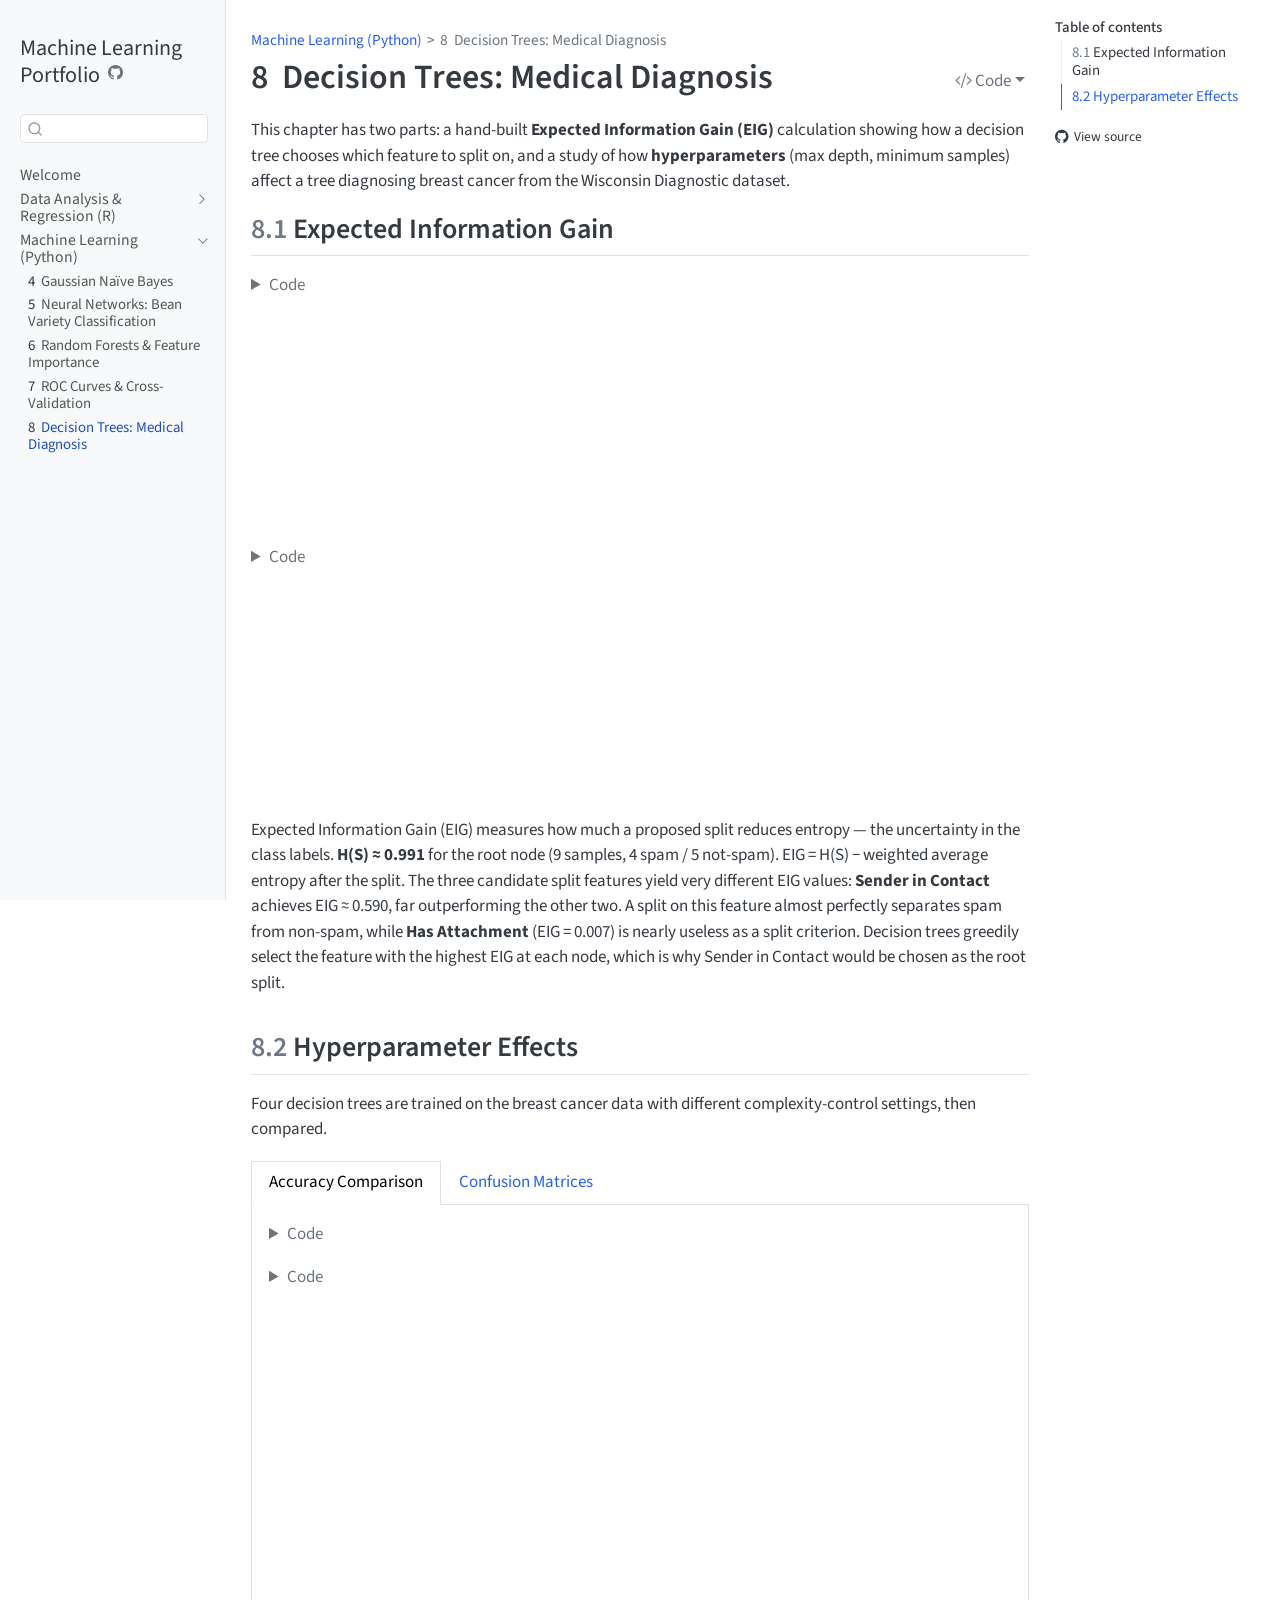
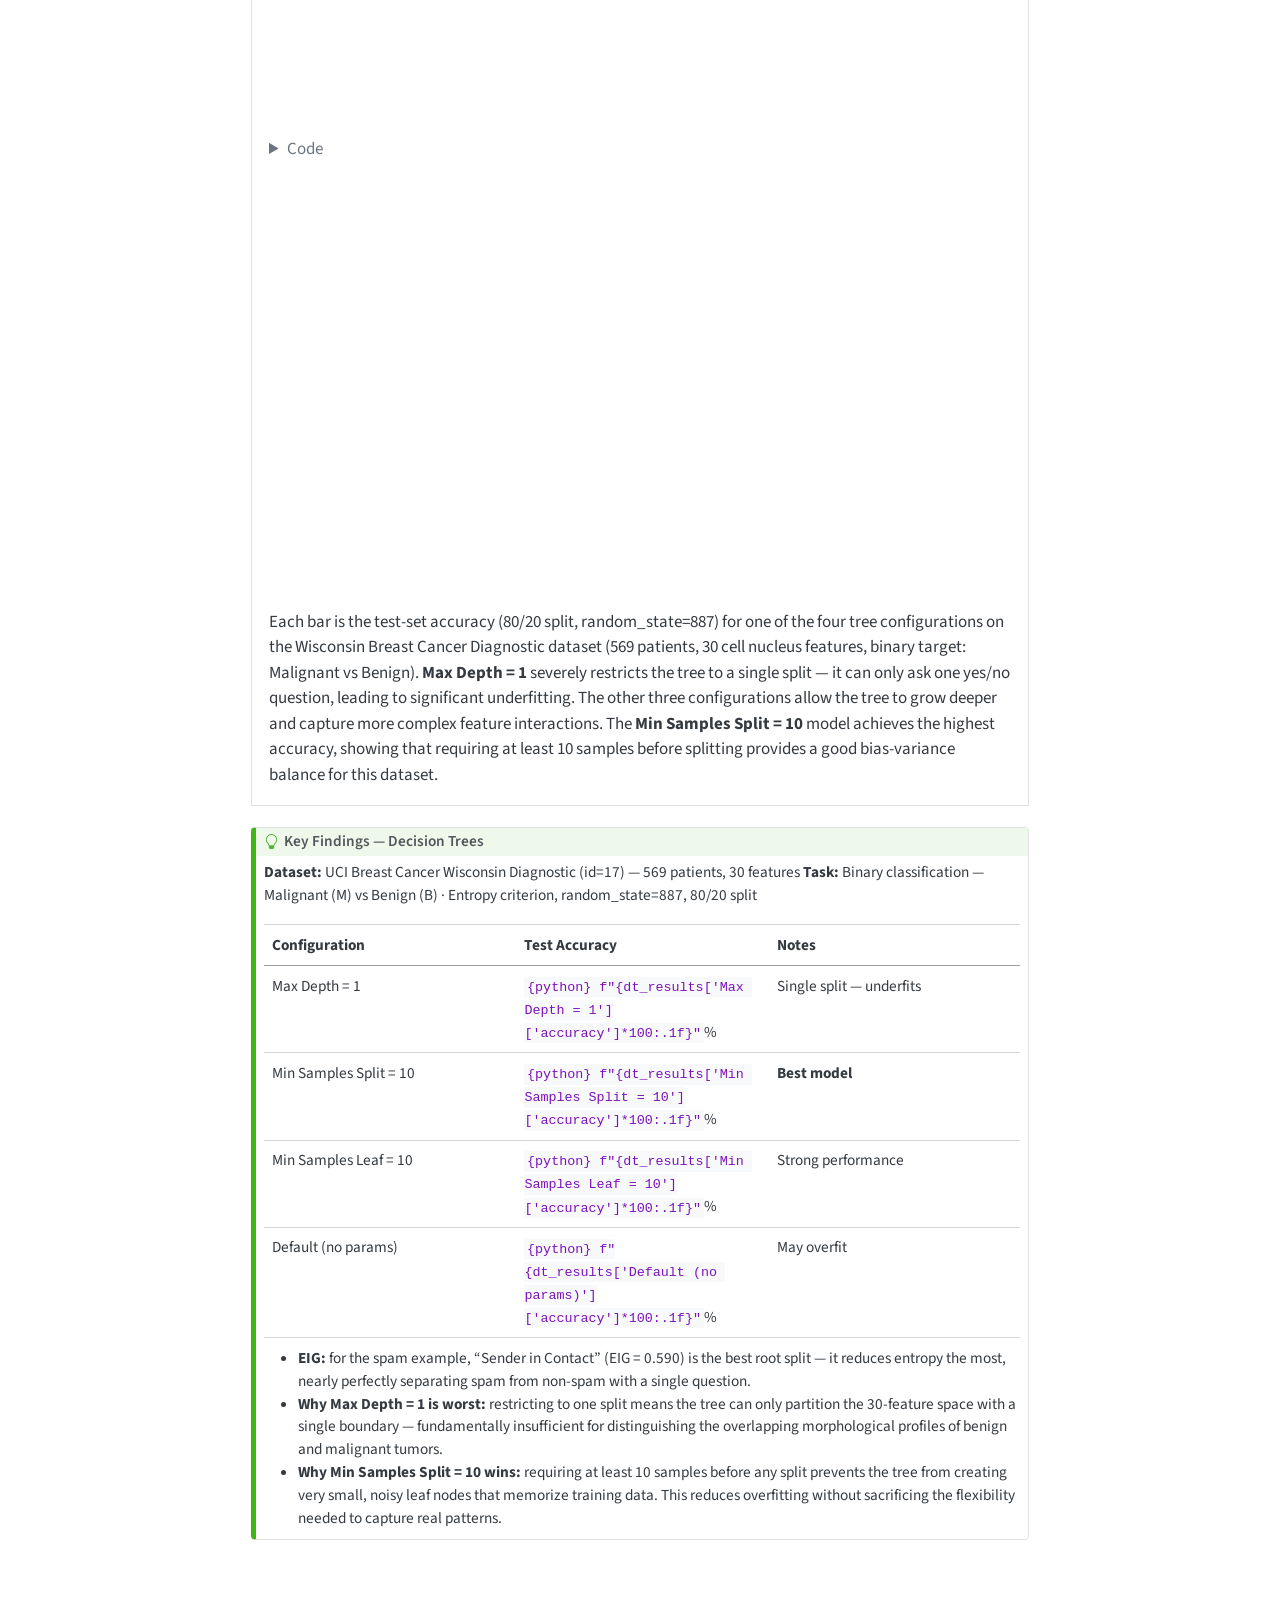
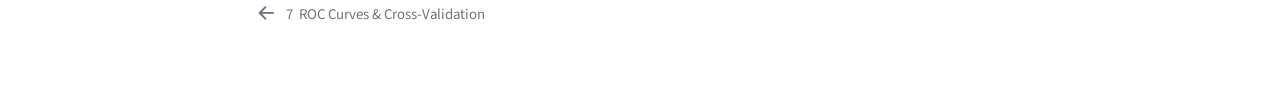
<file: chapters/08-decision-trees.html>
<!DOCTYPE html>
<html xmlns="http://www.w3.org/1999/xhtml" lang="en" xml:lang="en"><head>

<meta charset="utf-8">
<meta name="generator" content="quarto-1.7.32">

<meta name="viewport" content="width=device-width, initial-scale=1.0, user-scalable=yes">


<title>8&nbsp; Decision Trees: Medical Diagnosis – Machine Learning Portfolio</title>
<style>
code{white-space: pre-wrap;}
span.smallcaps{font-variant: small-caps;}
div.columns{display: flex; gap: min(4vw, 1.5em);}
div.column{flex: auto; overflow-x: auto;}
div.hanging-indent{margin-left: 1.5em; text-indent: -1.5em;}
ul.task-list{list-style: none;}
ul.task-list li input[type="checkbox"] {
  width: 0.8em;
  margin: 0 0.8em 0.2em -1em; /* quarto-specific, see https://github.com/quarto-dev/quarto-cli/issues/4556 */ 
  vertical-align: middle;
}
/* CSS for syntax highlighting */
html { -webkit-text-size-adjust: 100%; }
pre > code.sourceCode { white-space: pre; position: relative; }
pre > code.sourceCode > span { display: inline-block; line-height: 1.25; }
pre > code.sourceCode > span:empty { height: 1.2em; }
.sourceCode { overflow: visible; }
code.sourceCode > span { color: inherit; text-decoration: inherit; }
div.sourceCode { margin: 1em 0; }
pre.sourceCode { margin: 0; }
@media screen {
div.sourceCode { overflow: auto; }
}
@media print {
pre > code.sourceCode { white-space: pre-wrap; }
pre > code.sourceCode > span { text-indent: -5em; padding-left: 5em; }
}
pre.numberSource code
  { counter-reset: source-line 0; }
pre.numberSource code > span
  { position: relative; left: -4em; counter-increment: source-line; }
pre.numberSource code > span > a:first-child::before
  { content: counter(source-line);
    position: relative; left: -1em; text-align: right; vertical-align: baseline;
    border: none; display: inline-block;
    -webkit-touch-callout: none; -webkit-user-select: none;
    -khtml-user-select: none; -moz-user-select: none;
    -ms-user-select: none; user-select: none;
    padding: 0 4px; width: 4em;
  }
pre.numberSource { margin-left: 3em;  padding-left: 4px; }
div.sourceCode
  {   }
@media screen {
pre > code.sourceCode > span > a:first-child::before { text-decoration: underline; }
}
</style>


<script src="../site_libs/quarto-nav/quarto-nav.js"></script>
<script src="../site_libs/quarto-nav/headroom.min.js"></script>
<script src="../site_libs/clipboard/clipboard.min.js"></script>
<script src="../site_libs/quarto-search/autocomplete.umd.js"></script>
<script src="../site_libs/quarto-search/fuse.min.js"></script>
<script src="../site_libs/quarto-search/quarto-search.js"></script>
<meta name="quarto:offset" content="../">
<link href="../chapters/07-roc-kfold.html" rel="prev">
<script src="../site_libs/quarto-html/quarto.js" type="module"></script>
<script src="../site_libs/quarto-html/tabsets/tabsets.js" type="module"></script>
<script src="../site_libs/quarto-html/popper.min.js"></script>
<script src="../site_libs/quarto-html/tippy.umd.min.js"></script>
<script src="../site_libs/quarto-html/anchor.min.js"></script>
<link href="../site_libs/quarto-html/tippy.css" rel="stylesheet">
<link href="../site_libs/quarto-html/quarto-syntax-highlighting-37eea08aefeeee20ff55810ff984fec1.css" rel="stylesheet" id="quarto-text-highlighting-styles">
<script src="../site_libs/bootstrap/bootstrap.min.js"></script>
<link href="../site_libs/bootstrap/bootstrap-icons.css" rel="stylesheet">
<link href="../site_libs/bootstrap/bootstrap-7c182df944cab68895208bd4b7024654.min.css" rel="stylesheet" append-hash="true" id="quarto-bootstrap" data-mode="light">
<script id="quarto-search-options" type="application/json">{
  "location": "sidebar",
  "copy-button": false,
  "collapse-after": 3,
  "panel-placement": "start",
  "type": "textbox",
  "limit": 50,
  "keyboard-shortcut": [
    "f",
    "/",
    "s"
  ],
  "show-item-context": false,
  "language": {
    "search-no-results-text": "No results",
    "search-matching-documents-text": "matching documents",
    "search-copy-link-title": "Copy link to search",
    "search-hide-matches-text": "Hide additional matches",
    "search-more-match-text": "more match in this document",
    "search-more-matches-text": "more matches in this document",
    "search-clear-button-title": "Clear",
    "search-text-placeholder": "",
    "search-detached-cancel-button-title": "Cancel",
    "search-submit-button-title": "Submit",
    "search-label": "Search"
  }
}</script>


</head>

<body class="nav-sidebar docked quarto-light">

<div id="quarto-search-results"></div>
  <header id="quarto-header" class="headroom fixed-top">
  <nav class="quarto-secondary-nav">
    <div class="container-fluid d-flex">
      <button type="button" class="quarto-btn-toggle btn" data-bs-toggle="collapse" role="button" data-bs-target=".quarto-sidebar-collapse-item" aria-controls="quarto-sidebar" aria-expanded="false" aria-label="Toggle sidebar navigation" onclick="if (window.quartoToggleHeadroom) { window.quartoToggleHeadroom(); }">
        <i class="bi bi-layout-text-sidebar-reverse"></i>
      </button>
        <nav class="quarto-page-breadcrumbs" aria-label="breadcrumb"><ol class="breadcrumb"><li class="breadcrumb-item"><a href="../chapters/04-naive-bayes.html">Machine Learning (Python)</a></li><li class="breadcrumb-item"><a href="../chapters/08-decision-trees.html"><span class="chapter-number">8</span>&nbsp; <span class="chapter-title">Decision Trees: Medical Diagnosis</span></a></li></ol></nav>
        <a class="flex-grow-1" role="navigation" data-bs-toggle="collapse" data-bs-target=".quarto-sidebar-collapse-item" aria-controls="quarto-sidebar" aria-expanded="false" aria-label="Toggle sidebar navigation" onclick="if (window.quartoToggleHeadroom) { window.quartoToggleHeadroom(); }">      
        </a>
      <button type="button" class="btn quarto-search-button" aria-label="Search" onclick="window.quartoOpenSearch();">
        <i class="bi bi-search"></i>
      </button>
    </div>
  </nav>
</header>
<!-- content -->
<div id="quarto-content" class="quarto-container page-columns page-rows-contents page-layout-article">
<!-- sidebar -->
  <nav id="quarto-sidebar" class="sidebar collapse collapse-horizontal quarto-sidebar-collapse-item sidebar-navigation docked overflow-auto">
    <div class="pt-lg-2 mt-2 text-left sidebar-header">
    <div class="sidebar-title mb-0 py-0">
      <a href="../">Machine Learning Portfolio</a> 
        <div class="sidebar-tools-main">
    <a href="https://github.com/arihaanbarua/machine-learning-portfolio" title="Source Code" class="quarto-navigation-tool px-1" aria-label="Source Code"><i class="bi bi-github"></i></a>
</div>
    </div>
      </div>
        <div class="mt-2 flex-shrink-0 align-items-center">
        <div class="sidebar-search">
        <div id="quarto-search" class="" title="Search"></div>
        </div>
        </div>
    <div class="sidebar-menu-container"> 
    <ul class="list-unstyled mt-1">
        <li class="sidebar-item">
  <div class="sidebar-item-container"> 
  <a href="../index.html" class="sidebar-item-text sidebar-link">
 <span class="menu-text">Welcome</span></a>
  </div>
</li>
        <li class="sidebar-item sidebar-item-section">
      <div class="sidebar-item-container"> 
            <a class="sidebar-item-text sidebar-link text-start collapsed" data-bs-toggle="collapse" data-bs-target="#quarto-sidebar-section-1" role="navigation" aria-expanded="false">
 <span class="menu-text">Data Analysis &amp; Regression (R)</span></a>
          <a class="sidebar-item-toggle text-start collapsed" data-bs-toggle="collapse" data-bs-target="#quarto-sidebar-section-1" role="navigation" aria-expanded="false" aria-label="Toggle section">
            <i class="bi bi-chevron-right ms-2"></i>
          </a> 
      </div>
      <ul id="quarto-sidebar-section-1" class="collapse list-unstyled sidebar-section depth1 ">  
          <li class="sidebar-item">
  <div class="sidebar-item-container"> 
  <a href="../chapters/01-data-wrangling.html" class="sidebar-item-text sidebar-link">
 <span class="menu-text"><span class="chapter-number">1</span>&nbsp; <span class="chapter-title">Data Wrangling: Baseball Career Records</span></span></a>
  </div>
</li>
          <li class="sidebar-item">
  <div class="sidebar-item-container"> 
  <a href="../chapters/02-linear-regression.html" class="sidebar-item-text sidebar-link">
 <span class="menu-text"><span class="chapter-number">2</span>&nbsp; <span class="chapter-title">Linear Regression &amp; Model Selection</span></span></a>
  </div>
</li>
          <li class="sidebar-item">
  <div class="sidebar-item-container"> 
  <a href="../chapters/03-regularization-knn.html" class="sidebar-item-text sidebar-link">
 <span class="menu-text"><span class="chapter-number">3</span>&nbsp; <span class="chapter-title">Regularization &amp; k-Nearest Neighbors</span></span></a>
  </div>
</li>
      </ul>
  </li>
        <li class="sidebar-item sidebar-item-section">
      <div class="sidebar-item-container"> 
            <a class="sidebar-item-text sidebar-link text-start" data-bs-toggle="collapse" data-bs-target="#quarto-sidebar-section-2" role="navigation" aria-expanded="true">
 <span class="menu-text">Machine Learning (Python)</span></a>
          <a class="sidebar-item-toggle text-start" data-bs-toggle="collapse" data-bs-target="#quarto-sidebar-section-2" role="navigation" aria-expanded="true" aria-label="Toggle section">
            <i class="bi bi-chevron-right ms-2"></i>
          </a> 
      </div>
      <ul id="quarto-sidebar-section-2" class="collapse list-unstyled sidebar-section depth1 show">  
          <li class="sidebar-item">
  <div class="sidebar-item-container"> 
  <a href="../chapters/04-naive-bayes.html" class="sidebar-item-text sidebar-link">
 <span class="menu-text"><span class="chapter-number">4</span>&nbsp; <span class="chapter-title">Gaussian Naïve Bayes</span></span></a>
  </div>
</li>
          <li class="sidebar-item">
  <div class="sidebar-item-container"> 
  <a href="../chapters/05-neural-network.html" class="sidebar-item-text sidebar-link">
 <span class="menu-text"><span class="chapter-number">5</span>&nbsp; <span class="chapter-title">Neural Networks: Bean Variety Classification</span></span></a>
  </div>
</li>
          <li class="sidebar-item">
  <div class="sidebar-item-container"> 
  <a href="../chapters/06-random-forest.html" class="sidebar-item-text sidebar-link">
 <span class="menu-text"><span class="chapter-number">6</span>&nbsp; <span class="chapter-title">Random Forests &amp; Feature Importance</span></span></a>
  </div>
</li>
          <li class="sidebar-item">
  <div class="sidebar-item-container"> 
  <a href="../chapters/07-roc-kfold.html" class="sidebar-item-text sidebar-link">
 <span class="menu-text"><span class="chapter-number">7</span>&nbsp; <span class="chapter-title">ROC Curves &amp; Cross-Validation</span></span></a>
  </div>
</li>
          <li class="sidebar-item">
  <div class="sidebar-item-container"> 
  <a href="../chapters/08-decision-trees.html" class="sidebar-item-text sidebar-link active">
 <span class="menu-text"><span class="chapter-number">8</span>&nbsp; <span class="chapter-title">Decision Trees: Medical Diagnosis</span></span></a>
  </div>
</li>
      </ul>
  </li>
    </ul>
    </div>
</nav>
<div id="quarto-sidebar-glass" class="quarto-sidebar-collapse-item" data-bs-toggle="collapse" data-bs-target=".quarto-sidebar-collapse-item"></div>
<!-- margin-sidebar -->
    <div id="quarto-margin-sidebar" class="sidebar margin-sidebar">
        <nav id="TOC" role="doc-toc" class="toc-active">
    <h2 id="toc-title">Table of contents</h2>
   
  <ul>
  <li><a href="#expected-information-gain" id="toc-expected-information-gain" class="nav-link active" data-scroll-target="#expected-information-gain"><span class="header-section-number">8.1</span> Expected Information Gain</a></li>
  <li><a href="#hyperparameter-effects" id="toc-hyperparameter-effects" class="nav-link" data-scroll-target="#hyperparameter-effects"><span class="header-section-number">8.2</span> Hyperparameter Effects</a></li>
  </ul>
<div class="toc-actions"><ul><li><a href="https://github.com/arihaanbarua/machine-learning-portfolio/blob/main/chapters/08-decision-trees.qmd" class="toc-action"><i class="bi bi-github"></i>View source</a></li></ul></div></nav>
    </div>
<!-- main -->
<main class="content" id="quarto-document-content">

<header id="title-block-header" class="quarto-title-block default"><nav class="quarto-page-breadcrumbs quarto-title-breadcrumbs d-none d-lg-block" aria-label="breadcrumb"><ol class="breadcrumb"><li class="breadcrumb-item"><a href="../chapters/04-naive-bayes.html">Machine Learning (Python)</a></li><li class="breadcrumb-item"><a href="../chapters/08-decision-trees.html"><span class="chapter-number">8</span>&nbsp; <span class="chapter-title">Decision Trees: Medical Diagnosis</span></a></li></ol></nav>
<div class="quarto-title">
<div class="quarto-title-block"><div><h1 class="title"><span class="chapter-number">8</span>&nbsp; <span class="chapter-title">Decision Trees: Medical Diagnosis</span></h1><button type="button" class="btn code-tools-button dropdown-toggle" id="quarto-code-tools-menu" data-bs-toggle="dropdown" aria-expanded="false"><i class="bi"></i> Code</button><ul class="dropdown-menu dropdown-menu-end" aria-labelelledby="quarto-code-tools-menu"><li><a id="quarto-show-all-code" class="dropdown-item" href="javascript:void(0)" role="button">Show All Code</a></li><li><a id="quarto-hide-all-code" class="dropdown-item" href="javascript:void(0)" role="button">Hide All Code</a></li><li><hr class="dropdown-divider"></li><li><a id="quarto-view-source" class="dropdown-item" href="javascript:void(0)" role="button">View Source</a></li></ul></div></div>
</div>



<div class="quarto-title-meta">

    
  
    
  </div>
  


</header>


<p>This chapter has two parts: a hand-built <strong>Expected Information Gain (EIG)</strong> calculation showing how a decision tree chooses which feature to split on, and a study of how <strong>hyperparameters</strong> (max depth, minimum samples) affect a tree diagnosing breast cancer from the Wisconsin Diagnostic dataset.</p>
<section id="expected-information-gain" class="level2" data-number="8.1">
<h2 data-number="8.1" class="anchored" data-anchor-id="expected-information-gain"><span class="header-section-number">8.1</span> Expected Information Gain</h2>
<div class="cell">
<details class="code-fold">
<summary>Code</summary>
<div class="sourceCode cell-code" id="cb1"><pre class="sourceCode python code-with-copy"><code class="sourceCode python"><span id="cb1-1"><a href="#cb1-1" aria-hidden="true" tabindex="-1"></a>fig_dt0 <span class="op">=</span> go.Figure(data<span class="op">=</span>[go.Table(</span>
<span id="cb1-2"><a href="#cb1-2" aria-hidden="true" tabindex="-1"></a>    header<span class="op">=</span><span class="bu">dict</span>(values<span class="op">=</span>[<span class="st">"Split Feature"</span>, <span class="st">"EIG (log₂)"</span>, <span class="st">"Interpretation"</span>],</span>
<span id="cb1-3"><a href="#cb1-3" aria-hidden="true" tabindex="-1"></a>                fill_color<span class="op">=</span><span class="st">"#4e79a7"</span>, font<span class="op">=</span><span class="bu">dict</span>(color<span class="op">=</span><span class="st">"white"</span>, size<span class="op">=</span><span class="dv">13</span>), align<span class="op">=</span><span class="st">"center"</span>),</span>
<span id="cb1-4"><a href="#cb1-4" aria-hidden="true" tabindex="-1"></a>    cells<span class="op">=</span><span class="bu">dict</span>(values<span class="op">=</span>[dt_eig_df[<span class="st">"Split Feature"</span>], dt_eig_df[<span class="st">"EIG (log₂)"</span>], dt_eig_df[<span class="st">"Entropy Reduction"</span>]],</span>
<span id="cb1-5"><a href="#cb1-5" aria-hidden="true" tabindex="-1"></a>               fill_color<span class="op">=</span>[[<span class="st">"#f0f4f8"</span>, <span class="st">"white"</span>, <span class="st">"#d4edda"</span>]], align<span class="op">=</span><span class="st">"center"</span>, font<span class="op">=</span><span class="bu">dict</span>(size<span class="op">=</span><span class="dv">13</span>))</span>
<span id="cb1-6"><a href="#cb1-6" aria-hidden="true" tabindex="-1"></a>)])</span>
<span id="cb1-7"><a href="#cb1-7" aria-hidden="true" tabindex="-1"></a>fig_dt0.update_layout(title<span class="op">=</span><span class="st">"Expected Information Gain — Spam Email Decision Tree"</span>,</span>
<span id="cb1-8"><a href="#cb1-8" aria-hidden="true" tabindex="-1"></a>                      height<span class="op">=</span><span class="dv">230</span>, template<span class="op">=</span><span class="st">"plotly_white"</span>)</span></code><button title="Copy to Clipboard" class="code-copy-button"><i class="bi"></i></button></pre></div>
</details>
<div class="cell-output-display">
<div style="height:230px; width:100%;">                        <script>window.PlotlyConfig = {MathJaxConfig: 'local'};</script>
        <script charset="utf-8" src="https://cdn.plot.ly/plotly-3.6.0.min.js" integrity="sha256-QaOVwtVY0T02VaHrr6pnoHLCwayMJp4O5n4YyaE3rJk=" crossorigin="anonymous"></script>                <div id="8fd06317-553e-48e1-9e59-681ee6ee449d" class="plotly-graph-div" style="height:100%; width:100%;"></div>            <script>                window.PLOTLYENV=window.PLOTLYENV || {};                                if (document.getElementById("8fd06317-553e-48e1-9e59-681ee6ee449d")) {                    Plotly.newPlot(                        "8fd06317-553e-48e1-9e59-681ee6ee449d",                        [{"cells":{"align":"center","fill":{"color":[["#f0f4f8","white","#d4edda"]]},"font":{"size":13},"values":[["Sender in Contact","Subject mentions \"IRS\"","Has Attachment"],[0.59,0.091,0.007],["Highest — best split","Moderate","Very low — worst split"]]},"header":{"align":"center","fill":{"color":"#4e79a7"},"font":{"color":"white","size":13},"values":["Split Feature","EIG (log₂)","Interpretation"]},"type":"table"}],                        {"template":{"data":{"barpolar":[{"marker":{"line":{"color":"white","width":0.5},"pattern":{"fillmode":"overlay","size":10,"solidity":0.2}},"type":"barpolar"}],"bar":[{"error_x":{"color":"#2a3f5f"},"error_y":{"color":"#2a3f5f"},"marker":{"line":{"color":"white","width":0.5},"pattern":{"fillmode":"overlay","size":10,"solidity":0.2}},"type":"bar"}],"carpet":[{"aaxis":{"endlinecolor":"#2a3f5f","gridcolor":"#C8D4E3","linecolor":"#C8D4E3","minorgridcolor":"#C8D4E3","startlinecolor":"#2a3f5f"},"baxis":{"endlinecolor":"#2a3f5f","gridcolor":"#C8D4E3","linecolor":"#C8D4E3","minorgridcolor":"#C8D4E3","startlinecolor":"#2a3f5f"},"type":"carpet"}],"choropleth":[{"colorbar":{"outlinewidth":0,"ticks":""},"type":"choropleth"}],"contourcarpet":[{"colorbar":{"outlinewidth":0,"ticks":""},"type":"contourcarpet"}],"contour":[{"colorbar":{"outlinewidth":0,"ticks":""},"colorscale":[[0.0,"#0d0887"],[0.1111111111111111,"#46039f"],[0.2222222222222222,"#7201a8"],[0.3333333333333333,"#9c179e"],[0.4444444444444444,"#bd3786"],[0.5555555555555556,"#d8576b"],[0.6666666666666666,"#ed7953"],[0.7777777777777778,"#fb9f3a"],[0.8888888888888888,"#fdca26"],[1.0,"#f0f921"]],"type":"contour"}],"heatmap":[{"colorbar":{"outlinewidth":0,"ticks":""},"colorscale":[[0.0,"#0d0887"],[0.1111111111111111,"#46039f"],[0.2222222222222222,"#7201a8"],[0.3333333333333333,"#9c179e"],[0.4444444444444444,"#bd3786"],[0.5555555555555556,"#d8576b"],[0.6666666666666666,"#ed7953"],[0.7777777777777778,"#fb9f3a"],[0.8888888888888888,"#fdca26"],[1.0,"#f0f921"]],"type":"heatmap"}],"histogram2dcontour":[{"colorbar":{"outlinewidth":0,"ticks":""},"colorscale":[[0.0,"#0d0887"],[0.1111111111111111,"#46039f"],[0.2222222222222222,"#7201a8"],[0.3333333333333333,"#9c179e"],[0.4444444444444444,"#bd3786"],[0.5555555555555556,"#d8576b"],[0.6666666666666666,"#ed7953"],[0.7777777777777778,"#fb9f3a"],[0.8888888888888888,"#fdca26"],[1.0,"#f0f921"]],"type":"histogram2dcontour"}],"histogram2d":[{"colorbar":{"outlinewidth":0,"ticks":""},"colorscale":[[0.0,"#0d0887"],[0.1111111111111111,"#46039f"],[0.2222222222222222,"#7201a8"],[0.3333333333333333,"#9c179e"],[0.4444444444444444,"#bd3786"],[0.5555555555555556,"#d8576b"],[0.6666666666666666,"#ed7953"],[0.7777777777777778,"#fb9f3a"],[0.8888888888888888,"#fdca26"],[1.0,"#f0f921"]],"type":"histogram2d"}],"histogram":[{"marker":{"pattern":{"fillmode":"overlay","size":10,"solidity":0.2}},"type":"histogram"}],"mesh3d":[{"colorbar":{"outlinewidth":0,"ticks":""},"type":"mesh3d"}],"parcoords":[{"line":{"colorbar":{"outlinewidth":0,"ticks":""}},"type":"parcoords"}],"pie":[{"automargin":true,"type":"pie"}],"scatter3d":[{"line":{"colorbar":{"outlinewidth":0,"ticks":""}},"marker":{"colorbar":{"outlinewidth":0,"ticks":""}},"type":"scatter3d"}],"scattercarpet":[{"marker":{"colorbar":{"outlinewidth":0,"ticks":""}},"type":"scattercarpet"}],"scattergeo":[{"marker":{"colorbar":{"outlinewidth":0,"ticks":""}},"type":"scattergeo"}],"scattergl":[{"marker":{"colorbar":{"outlinewidth":0,"ticks":""}},"type":"scattergl"}],"scattermapbox":[{"marker":{"colorbar":{"outlinewidth":0,"ticks":""}},"type":"scattermapbox"}],"scattermap":[{"marker":{"colorbar":{"outlinewidth":0,"ticks":""}},"type":"scattermap"}],"scatterpolargl":[{"marker":{"colorbar":{"outlinewidth":0,"ticks":""}},"type":"scatterpolargl"}],"scatterpolar":[{"marker":{"colorbar":{"outlinewidth":0,"ticks":""}},"type":"scatterpolar"}],"scatter":[{"fillpattern":{"fillmode":"overlay","size":10,"solidity":0.2},"type":"scatter"}],"scatterternary":[{"marker":{"colorbar":{"outlinewidth":0,"ticks":""}},"type":"scatterternary"}],"surface":[{"colorbar":{"outlinewidth":0,"ticks":""},"colorscale":[[0.0,"#0d0887"],[0.1111111111111111,"#46039f"],[0.2222222222222222,"#7201a8"],[0.3333333333333333,"#9c179e"],[0.4444444444444444,"#bd3786"],[0.5555555555555556,"#d8576b"],[0.6666666666666666,"#ed7953"],[0.7777777777777778,"#fb9f3a"],[0.8888888888888888,"#fdca26"],[1.0,"#f0f921"]],"type":"surface"}],"table":[{"cells":{"fill":{"color":"#EBF0F8"},"line":{"color":"white"}},"header":{"fill":{"color":"#C8D4E3"},"line":{"color":"white"}},"type":"table"}]},"layout":{"annotationdefaults":{"arrowcolor":"#2a3f5f","arrowhead":0,"arrowwidth":1},"autotypenumbers":"strict","coloraxis":{"colorbar":{"outlinewidth":0,"ticks":""}},"colorscale":{"diverging":[[0,"#8e0152"],[0.1,"#c51b7d"],[0.2,"#de77ae"],[0.3,"#f1b6da"],[0.4,"#fde0ef"],[0.5,"#f7f7f7"],[0.6,"#e6f5d0"],[0.7,"#b8e186"],[0.8,"#7fbc41"],[0.9,"#4d9221"],[1,"#276419"]],"sequential":[[0.0,"#0d0887"],[0.1111111111111111,"#46039f"],[0.2222222222222222,"#7201a8"],[0.3333333333333333,"#9c179e"],[0.4444444444444444,"#bd3786"],[0.5555555555555556,"#d8576b"],[0.6666666666666666,"#ed7953"],[0.7777777777777778,"#fb9f3a"],[0.8888888888888888,"#fdca26"],[1.0,"#f0f921"]],"sequentialminus":[[0.0,"#0d0887"],[0.1111111111111111,"#46039f"],[0.2222222222222222,"#7201a8"],[0.3333333333333333,"#9c179e"],[0.4444444444444444,"#bd3786"],[0.5555555555555556,"#d8576b"],[0.6666666666666666,"#ed7953"],[0.7777777777777778,"#fb9f3a"],[0.8888888888888888,"#fdca26"],[1.0,"#f0f921"]]},"colorway":["#636efa","#EF553B","#00cc96","#ab63fa","#FFA15A","#19d3f3","#FF6692","#B6E880","#FF97FF","#FECB52"],"font":{"color":"#2a3f5f"},"geo":{"bgcolor":"white","lakecolor":"white","landcolor":"white","showlakes":true,"showland":true,"subunitcolor":"#C8D4E3"},"hoverlabel":{"align":"left"},"hovermode":"closest","mapbox":{"style":"light"},"paper_bgcolor":"white","plot_bgcolor":"white","polar":{"angularaxis":{"gridcolor":"#EBF0F8","linecolor":"#EBF0F8","ticks":""},"bgcolor":"white","radialaxis":{"gridcolor":"#EBF0F8","linecolor":"#EBF0F8","ticks":""}},"scene":{"xaxis":{"backgroundcolor":"white","gridcolor":"#DFE8F3","gridwidth":2,"linecolor":"#EBF0F8","showbackground":true,"ticks":"","zerolinecolor":"#EBF0F8"},"yaxis":{"backgroundcolor":"white","gridcolor":"#DFE8F3","gridwidth":2,"linecolor":"#EBF0F8","showbackground":true,"ticks":"","zerolinecolor":"#EBF0F8"},"zaxis":{"backgroundcolor":"white","gridcolor":"#DFE8F3","gridwidth":2,"linecolor":"#EBF0F8","showbackground":true,"ticks":"","zerolinecolor":"#EBF0F8"}},"shapedefaults":{"line":{"color":"#2a3f5f"}},"ternary":{"aaxis":{"gridcolor":"#DFE8F3","linecolor":"#A2B1C6","ticks":""},"baxis":{"gridcolor":"#DFE8F3","linecolor":"#A2B1C6","ticks":""},"bgcolor":"white","caxis":{"gridcolor":"#DFE8F3","linecolor":"#A2B1C6","ticks":""}},"title":{"x":0.05},"xaxis":{"automargin":true,"gridcolor":"#EBF0F8","linecolor":"#EBF0F8","ticks":"","title":{"standoff":15},"zerolinecolor":"#EBF0F8","zerolinewidth":2},"yaxis":{"automargin":true,"gridcolor":"#EBF0F8","linecolor":"#EBF0F8","ticks":"","title":{"standoff":15},"zerolinecolor":"#EBF0F8","zerolinewidth":2}}},"title":{"text":"Expected Information Gain — Spam Email Decision Tree"},"height":230},                        {"responsive": true}                    )                };            </script>        </div>
</div>
<details class="code-fold">
<summary>Code</summary>
<div class="sourceCode cell-code" id="cb2"><pre class="sourceCode python code-with-copy"><code class="sourceCode python"><span id="cb2-1"><a href="#cb2-1" aria-hidden="true" tabindex="-1"></a>fig_dt0.show()</span></code><button title="Copy to Clipboard" class="code-copy-button"><i class="bi"></i></button></pre></div>
</details>
<div class="cell-output-display">
<div style="height:230px; width:100%;">                        <script>window.PlotlyConfig = {MathJaxConfig: 'local'};</script>
        <script charset="utf-8" src="https://cdn.plot.ly/plotly-3.6.0.min.js" integrity="sha256-QaOVwtVY0T02VaHrr6pnoHLCwayMJp4O5n4YyaE3rJk=" crossorigin="anonymous"></script>                <div id="eb8f4be5-276c-4627-807a-bfed3ae47881" class="plotly-graph-div" style="height:100%; width:100%;"></div>            <script>                window.PLOTLYENV=window.PLOTLYENV || {};                                if (document.getElementById("eb8f4be5-276c-4627-807a-bfed3ae47881")) {                    Plotly.newPlot(                        "eb8f4be5-276c-4627-807a-bfed3ae47881",                        [{"cells":{"align":"center","fill":{"color":[["#f0f4f8","white","#d4edda"]]},"font":{"size":13},"values":[["Sender in Contact","Subject mentions \"IRS\"","Has Attachment"],[0.59,0.091,0.007],["Highest — best split","Moderate","Very low — worst split"]]},"header":{"align":"center","fill":{"color":"#4e79a7"},"font":{"color":"white","size":13},"values":["Split Feature","EIG (log₂)","Interpretation"]},"type":"table"}],                        {"template":{"data":{"barpolar":[{"marker":{"line":{"color":"white","width":0.5},"pattern":{"fillmode":"overlay","size":10,"solidity":0.2}},"type":"barpolar"}],"bar":[{"error_x":{"color":"#2a3f5f"},"error_y":{"color":"#2a3f5f"},"marker":{"line":{"color":"white","width":0.5},"pattern":{"fillmode":"overlay","size":10,"solidity":0.2}},"type":"bar"}],"carpet":[{"aaxis":{"endlinecolor":"#2a3f5f","gridcolor":"#C8D4E3","linecolor":"#C8D4E3","minorgridcolor":"#C8D4E3","startlinecolor":"#2a3f5f"},"baxis":{"endlinecolor":"#2a3f5f","gridcolor":"#C8D4E3","linecolor":"#C8D4E3","minorgridcolor":"#C8D4E3","startlinecolor":"#2a3f5f"},"type":"carpet"}],"choropleth":[{"colorbar":{"outlinewidth":0,"ticks":""},"type":"choropleth"}],"contourcarpet":[{"colorbar":{"outlinewidth":0,"ticks":""},"type":"contourcarpet"}],"contour":[{"colorbar":{"outlinewidth":0,"ticks":""},"colorscale":[[0.0,"#0d0887"],[0.1111111111111111,"#46039f"],[0.2222222222222222,"#7201a8"],[0.3333333333333333,"#9c179e"],[0.4444444444444444,"#bd3786"],[0.5555555555555556,"#d8576b"],[0.6666666666666666,"#ed7953"],[0.7777777777777778,"#fb9f3a"],[0.8888888888888888,"#fdca26"],[1.0,"#f0f921"]],"type":"contour"}],"heatmap":[{"colorbar":{"outlinewidth":0,"ticks":""},"colorscale":[[0.0,"#0d0887"],[0.1111111111111111,"#46039f"],[0.2222222222222222,"#7201a8"],[0.3333333333333333,"#9c179e"],[0.4444444444444444,"#bd3786"],[0.5555555555555556,"#d8576b"],[0.6666666666666666,"#ed7953"],[0.7777777777777778,"#fb9f3a"],[0.8888888888888888,"#fdca26"],[1.0,"#f0f921"]],"type":"heatmap"}],"histogram2dcontour":[{"colorbar":{"outlinewidth":0,"ticks":""},"colorscale":[[0.0,"#0d0887"],[0.1111111111111111,"#46039f"],[0.2222222222222222,"#7201a8"],[0.3333333333333333,"#9c179e"],[0.4444444444444444,"#bd3786"],[0.5555555555555556,"#d8576b"],[0.6666666666666666,"#ed7953"],[0.7777777777777778,"#fb9f3a"],[0.8888888888888888,"#fdca26"],[1.0,"#f0f921"]],"type":"histogram2dcontour"}],"histogram2d":[{"colorbar":{"outlinewidth":0,"ticks":""},"colorscale":[[0.0,"#0d0887"],[0.1111111111111111,"#46039f"],[0.2222222222222222,"#7201a8"],[0.3333333333333333,"#9c179e"],[0.4444444444444444,"#bd3786"],[0.5555555555555556,"#d8576b"],[0.6666666666666666,"#ed7953"],[0.7777777777777778,"#fb9f3a"],[0.8888888888888888,"#fdca26"],[1.0,"#f0f921"]],"type":"histogram2d"}],"histogram":[{"marker":{"pattern":{"fillmode":"overlay","size":10,"solidity":0.2}},"type":"histogram"}],"mesh3d":[{"colorbar":{"outlinewidth":0,"ticks":""},"type":"mesh3d"}],"parcoords":[{"line":{"colorbar":{"outlinewidth":0,"ticks":""}},"type":"parcoords"}],"pie":[{"automargin":true,"type":"pie"}],"scatter3d":[{"line":{"colorbar":{"outlinewidth":0,"ticks":""}},"marker":{"colorbar":{"outlinewidth":0,"ticks":""}},"type":"scatter3d"}],"scattercarpet":[{"marker":{"colorbar":{"outlinewidth":0,"ticks":""}},"type":"scattercarpet"}],"scattergeo":[{"marker":{"colorbar":{"outlinewidth":0,"ticks":""}},"type":"scattergeo"}],"scattergl":[{"marker":{"colorbar":{"outlinewidth":0,"ticks":""}},"type":"scattergl"}],"scattermapbox":[{"marker":{"colorbar":{"outlinewidth":0,"ticks":""}},"type":"scattermapbox"}],"scattermap":[{"marker":{"colorbar":{"outlinewidth":0,"ticks":""}},"type":"scattermap"}],"scatterpolargl":[{"marker":{"colorbar":{"outlinewidth":0,"ticks":""}},"type":"scatterpolargl"}],"scatterpolar":[{"marker":{"colorbar":{"outlinewidth":0,"ticks":""}},"type":"scatterpolar"}],"scatter":[{"fillpattern":{"fillmode":"overlay","size":10,"solidity":0.2},"type":"scatter"}],"scatterternary":[{"marker":{"colorbar":{"outlinewidth":0,"ticks":""}},"type":"scatterternary"}],"surface":[{"colorbar":{"outlinewidth":0,"ticks":""},"colorscale":[[0.0,"#0d0887"],[0.1111111111111111,"#46039f"],[0.2222222222222222,"#7201a8"],[0.3333333333333333,"#9c179e"],[0.4444444444444444,"#bd3786"],[0.5555555555555556,"#d8576b"],[0.6666666666666666,"#ed7953"],[0.7777777777777778,"#fb9f3a"],[0.8888888888888888,"#fdca26"],[1.0,"#f0f921"]],"type":"surface"}],"table":[{"cells":{"fill":{"color":"#EBF0F8"},"line":{"color":"white"}},"header":{"fill":{"color":"#C8D4E3"},"line":{"color":"white"}},"type":"table"}]},"layout":{"annotationdefaults":{"arrowcolor":"#2a3f5f","arrowhead":0,"arrowwidth":1},"autotypenumbers":"strict","coloraxis":{"colorbar":{"outlinewidth":0,"ticks":""}},"colorscale":{"diverging":[[0,"#8e0152"],[0.1,"#c51b7d"],[0.2,"#de77ae"],[0.3,"#f1b6da"],[0.4,"#fde0ef"],[0.5,"#f7f7f7"],[0.6,"#e6f5d0"],[0.7,"#b8e186"],[0.8,"#7fbc41"],[0.9,"#4d9221"],[1,"#276419"]],"sequential":[[0.0,"#0d0887"],[0.1111111111111111,"#46039f"],[0.2222222222222222,"#7201a8"],[0.3333333333333333,"#9c179e"],[0.4444444444444444,"#bd3786"],[0.5555555555555556,"#d8576b"],[0.6666666666666666,"#ed7953"],[0.7777777777777778,"#fb9f3a"],[0.8888888888888888,"#fdca26"],[1.0,"#f0f921"]],"sequentialminus":[[0.0,"#0d0887"],[0.1111111111111111,"#46039f"],[0.2222222222222222,"#7201a8"],[0.3333333333333333,"#9c179e"],[0.4444444444444444,"#bd3786"],[0.5555555555555556,"#d8576b"],[0.6666666666666666,"#ed7953"],[0.7777777777777778,"#fb9f3a"],[0.8888888888888888,"#fdca26"],[1.0,"#f0f921"]]},"colorway":["#636efa","#EF553B","#00cc96","#ab63fa","#FFA15A","#19d3f3","#FF6692","#B6E880","#FF97FF","#FECB52"],"font":{"color":"#2a3f5f"},"geo":{"bgcolor":"white","lakecolor":"white","landcolor":"white","showlakes":true,"showland":true,"subunitcolor":"#C8D4E3"},"hoverlabel":{"align":"left"},"hovermode":"closest","mapbox":{"style":"light"},"paper_bgcolor":"white","plot_bgcolor":"white","polar":{"angularaxis":{"gridcolor":"#EBF0F8","linecolor":"#EBF0F8","ticks":""},"bgcolor":"white","radialaxis":{"gridcolor":"#EBF0F8","linecolor":"#EBF0F8","ticks":""}},"scene":{"xaxis":{"backgroundcolor":"white","gridcolor":"#DFE8F3","gridwidth":2,"linecolor":"#EBF0F8","showbackground":true,"ticks":"","zerolinecolor":"#EBF0F8"},"yaxis":{"backgroundcolor":"white","gridcolor":"#DFE8F3","gridwidth":2,"linecolor":"#EBF0F8","showbackground":true,"ticks":"","zerolinecolor":"#EBF0F8"},"zaxis":{"backgroundcolor":"white","gridcolor":"#DFE8F3","gridwidth":2,"linecolor":"#EBF0F8","showbackground":true,"ticks":"","zerolinecolor":"#EBF0F8"}},"shapedefaults":{"line":{"color":"#2a3f5f"}},"ternary":{"aaxis":{"gridcolor":"#DFE8F3","linecolor":"#A2B1C6","ticks":""},"baxis":{"gridcolor":"#DFE8F3","linecolor":"#A2B1C6","ticks":""},"bgcolor":"white","caxis":{"gridcolor":"#DFE8F3","linecolor":"#A2B1C6","ticks":""}},"title":{"x":0.05},"xaxis":{"automargin":true,"gridcolor":"#EBF0F8","linecolor":"#EBF0F8","ticks":"","title":{"standoff":15},"zerolinecolor":"#EBF0F8","zerolinewidth":2},"yaxis":{"automargin":true,"gridcolor":"#EBF0F8","linecolor":"#EBF0F8","ticks":"","title":{"standoff":15},"zerolinecolor":"#EBF0F8","zerolinewidth":2}}},"title":{"text":"Expected Information Gain — Spam Email Decision Tree"},"height":230},                        {"responsive": true}                    )                };            </script>        </div>
</div>
</div>
<p>Expected Information Gain (EIG) measures how much a proposed split reduces entropy — the uncertainty in the class labels. <strong>H(S) ≈ 0.991</strong> for the root node (9 samples, 4 spam / 5 not-spam). EIG = H(S) − weighted average entropy after the split. The three candidate split features yield very different EIG values: <strong>Sender in Contact</strong> achieves EIG ≈ 0.590, far outperforming the other two. A split on this feature almost perfectly separates spam from non-spam, while <strong>Has Attachment</strong> (EIG = 0.007) is nearly useless as a split criterion. Decision trees greedily select the feature with the highest EIG at each node, which is why Sender in Contact would be chosen as the root split.</p>
</section>
<section id="hyperparameter-effects" class="level2" data-number="8.2">
<h2 data-number="8.2" class="anchored" data-anchor-id="hyperparameter-effects"><span class="header-section-number">8.2</span> Hyperparameter Effects</h2>
<p>Four decision trees are trained on the breast cancer data with different complexity-control settings, then compared.</p>
<div class="tabset-margin-container"></div><div class="panel-tabset">
<ul class="nav nav-tabs" role="tablist"><li class="nav-item" role="presentation"><a class="nav-link active" id="tabset-1-1-tab" data-bs-toggle="tab" data-bs-target="#tabset-1-1" role="tab" aria-controls="tabset-1-1" aria-selected="true" aria-current="page">Accuracy Comparison</a></li><li class="nav-item" role="presentation"><a class="nav-link" id="tabset-1-2-tab" data-bs-toggle="tab" data-bs-target="#tabset-1-2" role="tab" aria-controls="tabset-1-2" aria-selected="false">Confusion Matrices</a></li></ul>
<div class="tab-content">
<div id="tabset-1-1" class="tab-pane active" role="tabpanel" aria-labelledby="tabset-1-1-tab">
<div class="cell">
<details class="code-fold">
<summary>Code</summary>
<div class="sourceCode cell-code" id="cb3"><pre class="sourceCode python code-with-copy"><code class="sourceCode python"><span id="cb3-1"><a href="#cb3-1" aria-hidden="true" tabindex="-1"></a>dt_acc_df <span class="op">=</span> pd.DataFrame({</span>
<span id="cb3-2"><a href="#cb3-2" aria-hidden="true" tabindex="-1"></a>    <span class="st">"Configuration"</span>: <span class="bu">list</span>(dt_results.keys()),</span>
<span id="cb3-3"><a href="#cb3-3" aria-hidden="true" tabindex="-1"></a>    <span class="st">"Accuracy"</span>:      [dt_results[k][<span class="st">"accuracy"</span>] <span class="cf">for</span> k <span class="kw">in</span> dt_results]</span>
<span id="cb3-4"><a href="#cb3-4" aria-hidden="true" tabindex="-1"></a>})</span>
<span id="cb3-5"><a href="#cb3-5" aria-hidden="true" tabindex="-1"></a>best_dt <span class="op">=</span> dt_acc_df.loc[dt_acc_df[<span class="st">"Accuracy"</span>].idxmax(), <span class="st">"Configuration"</span>]</span>
<span id="cb3-6"><a href="#cb3-6" aria-hidden="true" tabindex="-1"></a></span>
<span id="cb3-7"><a href="#cb3-7" aria-hidden="true" tabindex="-1"></a>fig_dt1 <span class="op">=</span> px.bar(</span>
<span id="cb3-8"><a href="#cb3-8" aria-hidden="true" tabindex="-1"></a>    dt_acc_df, x<span class="op">=</span><span class="st">"Configuration"</span>, y<span class="op">=</span><span class="st">"Accuracy"</span>,</span>
<span id="cb3-9"><a href="#cb3-9" aria-hidden="true" tabindex="-1"></a>    color<span class="op">=</span><span class="st">"Accuracy"</span>, color_continuous_scale<span class="op">=</span><span class="st">"Blues"</span>,</span>
<span id="cb3-10"><a href="#cb3-10" aria-hidden="true" tabindex="-1"></a>    text<span class="op">=</span>dt_acc_df[<span class="st">"Accuracy"</span>].<span class="bu">apply</span>(<span class="kw">lambda</span> v: <span class="ss">f"</span><span class="sc">{</span>v<span class="op">*</span><span class="dv">100</span><span class="sc">:.1f}</span><span class="ss">%"</span>),</span>
<span id="cb3-11"><a href="#cb3-11" aria-hidden="true" tabindex="-1"></a>    title<span class="op">=</span><span class="st">"Decision Tree Accuracy by Configuration — Breast Cancer Wisconsin"</span></span>
<span id="cb3-12"><a href="#cb3-12" aria-hidden="true" tabindex="-1"></a>)</span>
<span id="cb3-13"><a href="#cb3-13" aria-hidden="true" tabindex="-1"></a>fig_dt1.update_traces(textposition<span class="op">=</span><span class="st">"outside"</span>)</span></code><button title="Copy to Clipboard" class="code-copy-button"><i class="bi"></i></button></pre></div>
</details>
<div class="cell-output-display">
<div style="height:100%; width:100%;">                        <script>window.PlotlyConfig = {MathJaxConfig: 'local'};</script>
        <script charset="utf-8" src="https://cdn.plot.ly/plotly-3.6.0.min.js" integrity="sha256-QaOVwtVY0T02VaHrr6pnoHLCwayMJp4O5n4YyaE3rJk=" crossorigin="anonymous"></script>                <div id="68898045-3435-4046-8dc6-53cbbd6274e4" class="plotly-graph-div" style="height:100%; width:100%;"></div>            <script>                window.PLOTLYENV=window.PLOTLYENV || {};                                if (document.getElementById("68898045-3435-4046-8dc6-53cbbd6274e4")) {                    Plotly.newPlot(                        "68898045-3435-4046-8dc6-53cbbd6274e4",                        [{"hovertemplate":"Configuration=%{x}\u003cbr\u003eAccuracy=%{marker.color}\u003cbr\u003etext=%{text}\u003cextra\u003e\u003c\u002fextra\u003e","legendgroup":"","marker":{"color":{"dtype":"f8","bdata":"JlMFo5I66z9wXwfOGVHuP2+BBMWPMe0\u002fKA8LtaZ57T8="},"coloraxis":"coloraxis","pattern":{"shape":""}},"name":"","orientation":"v","showlegend":false,"text":["85.1%","94.7%","91.2%","92.1%"],"textposition":"outside","x":["Max Depth = 1","Min Samples Split = 10","Min Samples Leaf = 10","Default (no params)"],"xaxis":"x","y":{"dtype":"f8","bdata":"JlMFo5I66z9wXwfOGVHuP2+BBMWPMe0\u002fKA8LtaZ57T8="},"yaxis":"y","type":"bar"}],                        {"template":{"data":{"histogram2dcontour":[{"type":"histogram2dcontour","colorbar":{"outlinewidth":0,"ticks":""},"colorscale":[[0.0,"#0d0887"],[0.1111111111111111,"#46039f"],[0.2222222222222222,"#7201a8"],[0.3333333333333333,"#9c179e"],[0.4444444444444444,"#bd3786"],[0.5555555555555556,"#d8576b"],[0.6666666666666666,"#ed7953"],[0.7777777777777778,"#fb9f3a"],[0.8888888888888888,"#fdca26"],[1.0,"#f0f921"]]}],"choropleth":[{"type":"choropleth","colorbar":{"outlinewidth":0,"ticks":""}}],"histogram2d":[{"type":"histogram2d","colorbar":{"outlinewidth":0,"ticks":""},"colorscale":[[0.0,"#0d0887"],[0.1111111111111111,"#46039f"],[0.2222222222222222,"#7201a8"],[0.3333333333333333,"#9c179e"],[0.4444444444444444,"#bd3786"],[0.5555555555555556,"#d8576b"],[0.6666666666666666,"#ed7953"],[0.7777777777777778,"#fb9f3a"],[0.8888888888888888,"#fdca26"],[1.0,"#f0f921"]]}],"heatmap":[{"type":"heatmap","colorbar":{"outlinewidth":0,"ticks":""},"colorscale":[[0.0,"#0d0887"],[0.1111111111111111,"#46039f"],[0.2222222222222222,"#7201a8"],[0.3333333333333333,"#9c179e"],[0.4444444444444444,"#bd3786"],[0.5555555555555556,"#d8576b"],[0.6666666666666666,"#ed7953"],[0.7777777777777778,"#fb9f3a"],[0.8888888888888888,"#fdca26"],[1.0,"#f0f921"]]}],"contourcarpet":[{"type":"contourcarpet","colorbar":{"outlinewidth":0,"ticks":""}}],"contour":[{"type":"contour","colorbar":{"outlinewidth":0,"ticks":""},"colorscale":[[0.0,"#0d0887"],[0.1111111111111111,"#46039f"],[0.2222222222222222,"#7201a8"],[0.3333333333333333,"#9c179e"],[0.4444444444444444,"#bd3786"],[0.5555555555555556,"#d8576b"],[0.6666666666666666,"#ed7953"],[0.7777777777777778,"#fb9f3a"],[0.8888888888888888,"#fdca26"],[1.0,"#f0f921"]]}],"surface":[{"type":"surface","colorbar":{"outlinewidth":0,"ticks":""},"colorscale":[[0.0,"#0d0887"],[0.1111111111111111,"#46039f"],[0.2222222222222222,"#7201a8"],[0.3333333333333333,"#9c179e"],[0.4444444444444444,"#bd3786"],[0.5555555555555556,"#d8576b"],[0.6666666666666666,"#ed7953"],[0.7777777777777778,"#fb9f3a"],[0.8888888888888888,"#fdca26"],[1.0,"#f0f921"]]}],"mesh3d":[{"type":"mesh3d","colorbar":{"outlinewidth":0,"ticks":""}}],"scatter":[{"fillpattern":{"fillmode":"overlay","size":10,"solidity":0.2},"type":"scatter"}],"parcoords":[{"type":"parcoords","line":{"colorbar":{"outlinewidth":0,"ticks":""}}}],"scatterpolargl":[{"type":"scatterpolargl","marker":{"colorbar":{"outlinewidth":0,"ticks":""}}}],"bar":[{"error_x":{"color":"#2a3f5f"},"error_y":{"color":"#2a3f5f"},"marker":{"line":{"color":"#E5ECF6","width":0.5},"pattern":{"fillmode":"overlay","size":10,"solidity":0.2}},"type":"bar"}],"scattergeo":[{"type":"scattergeo","marker":{"colorbar":{"outlinewidth":0,"ticks":""}}}],"scatterpolar":[{"type":"scatterpolar","marker":{"colorbar":{"outlinewidth":0,"ticks":""}}}],"histogram":[{"marker":{"pattern":{"fillmode":"overlay","size":10,"solidity":0.2}},"type":"histogram"}],"scattergl":[{"type":"scattergl","marker":{"colorbar":{"outlinewidth":0,"ticks":""}}}],"scatter3d":[{"type":"scatter3d","line":{"colorbar":{"outlinewidth":0,"ticks":""}},"marker":{"colorbar":{"outlinewidth":0,"ticks":""}}}],"scattermap":[{"type":"scattermap","marker":{"colorbar":{"outlinewidth":0,"ticks":""}}}],"scattermapbox":[{"type":"scattermapbox","marker":{"colorbar":{"outlinewidth":0,"ticks":""}}}],"scatterternary":[{"type":"scatterternary","marker":{"colorbar":{"outlinewidth":0,"ticks":""}}}],"scattercarpet":[{"type":"scattercarpet","marker":{"colorbar":{"outlinewidth":0,"ticks":""}}}],"carpet":[{"aaxis":{"endlinecolor":"#2a3f5f","gridcolor":"white","linecolor":"white","minorgridcolor":"white","startlinecolor":"#2a3f5f"},"baxis":{"endlinecolor":"#2a3f5f","gridcolor":"white","linecolor":"white","minorgridcolor":"white","startlinecolor":"#2a3f5f"},"type":"carpet"}],"table":[{"cells":{"fill":{"color":"#EBF0F8"},"line":{"color":"white"}},"header":{"fill":{"color":"#C8D4E3"},"line":{"color":"white"}},"type":"table"}],"barpolar":[{"marker":{"line":{"color":"#E5ECF6","width":0.5},"pattern":{"fillmode":"overlay","size":10,"solidity":0.2}},"type":"barpolar"}],"pie":[{"automargin":true,"type":"pie"}]},"layout":{"autotypenumbers":"strict","colorway":["#636efa","#EF553B","#00cc96","#ab63fa","#FFA15A","#19d3f3","#FF6692","#B6E880","#FF97FF","#FECB52"],"font":{"color":"#2a3f5f"},"hovermode":"closest","hoverlabel":{"align":"left"},"paper_bgcolor":"white","plot_bgcolor":"#E5ECF6","polar":{"bgcolor":"#E5ECF6","angularaxis":{"gridcolor":"white","linecolor":"white","ticks":""},"radialaxis":{"gridcolor":"white","linecolor":"white","ticks":""}},"ternary":{"bgcolor":"#E5ECF6","aaxis":{"gridcolor":"white","linecolor":"white","ticks":""},"baxis":{"gridcolor":"white","linecolor":"white","ticks":""},"caxis":{"gridcolor":"white","linecolor":"white","ticks":""}},"coloraxis":{"colorbar":{"outlinewidth":0,"ticks":""}},"colorscale":{"sequential":[[0.0,"#0d0887"],[0.1111111111111111,"#46039f"],[0.2222222222222222,"#7201a8"],[0.3333333333333333,"#9c179e"],[0.4444444444444444,"#bd3786"],[0.5555555555555556,"#d8576b"],[0.6666666666666666,"#ed7953"],[0.7777777777777778,"#fb9f3a"],[0.8888888888888888,"#fdca26"],[1.0,"#f0f921"]],"sequentialminus":[[0.0,"#0d0887"],[0.1111111111111111,"#46039f"],[0.2222222222222222,"#7201a8"],[0.3333333333333333,"#9c179e"],[0.4444444444444444,"#bd3786"],[0.5555555555555556,"#d8576b"],[0.6666666666666666,"#ed7953"],[0.7777777777777778,"#fb9f3a"],[0.8888888888888888,"#fdca26"],[1.0,"#f0f921"]],"diverging":[[0,"#8e0152"],[0.1,"#c51b7d"],[0.2,"#de77ae"],[0.3,"#f1b6da"],[0.4,"#fde0ef"],[0.5,"#f7f7f7"],[0.6,"#e6f5d0"],[0.7,"#b8e186"],[0.8,"#7fbc41"],[0.9,"#4d9221"],[1,"#276419"]]},"xaxis":{"gridcolor":"white","linecolor":"white","ticks":"","title":{"standoff":15},"zerolinecolor":"white","automargin":true,"zerolinewidth":2},"yaxis":{"gridcolor":"white","linecolor":"white","ticks":"","title":{"standoff":15},"zerolinecolor":"white","automargin":true,"zerolinewidth":2},"scene":{"xaxis":{"backgroundcolor":"#E5ECF6","gridcolor":"white","linecolor":"white","showbackground":true,"ticks":"","zerolinecolor":"white","gridwidth":2},"yaxis":{"backgroundcolor":"#E5ECF6","gridcolor":"white","linecolor":"white","showbackground":true,"ticks":"","zerolinecolor":"white","gridwidth":2},"zaxis":{"backgroundcolor":"#E5ECF6","gridcolor":"white","linecolor":"white","showbackground":true,"ticks":"","zerolinecolor":"white","gridwidth":2}},"shapedefaults":{"line":{"color":"#2a3f5f"}},"annotationdefaults":{"arrowcolor":"#2a3f5f","arrowhead":0,"arrowwidth":1},"geo":{"bgcolor":"white","landcolor":"#E5ECF6","subunitcolor":"white","showland":true,"showlakes":true,"lakecolor":"white"},"title":{"x":0.05},"mapbox":{"style":"light"}}},"xaxis":{"anchor":"y","domain":[0.0,1.0],"title":{"text":"Configuration"}},"yaxis":{"anchor":"x","domain":[0.0,1.0],"title":{"text":"Accuracy"}},"coloraxis":{"colorbar":{"title":{"text":"Accuracy"}},"colorscale":[[0.0,"rgb(247,251,255)"],[0.125,"rgb(222,235,247)"],[0.25,"rgb(198,219,239)"],[0.375,"rgb(158,202,225)"],[0.5,"rgb(107,174,214)"],[0.625,"rgb(66,146,198)"],[0.75,"rgb(33,113,181)"],[0.875,"rgb(8,81,156)"],[1.0,"rgb(8,48,107)"]],"autocolorscale":false},"legend":{"tracegroupgap":0},"title":{"text":"Decision Tree Accuracy by Configuration — Breast Cancer Wisconsin"},"barmode":"relative"},                        {"responsive": true}                    )                };            </script>        </div>
</div>
<details class="code-fold">
<summary>Code</summary>
<div class="sourceCode cell-code" id="cb4"><pre class="sourceCode python code-with-copy"><code class="sourceCode python"><span id="cb4-1"><a href="#cb4-1" aria-hidden="true" tabindex="-1"></a>fig_dt1.update_layout(template<span class="op">=</span><span class="st">"plotly_white"</span>, height<span class="op">=</span><span class="dv">430</span>, coloraxis_showscale<span class="op">=</span><span class="va">False</span>,</span>
<span id="cb4-2"><a href="#cb4-2" aria-hidden="true" tabindex="-1"></a>                      yaxis<span class="op">=</span><span class="bu">dict</span>(<span class="bu">range</span><span class="op">=</span>[<span class="fl">0.8</span>, <span class="fl">1.0</span>], tickformat<span class="op">=</span><span class="st">".0%"</span>), xaxis_tickangle<span class="op">=-</span><span class="dv">10</span>)</span></code><button title="Copy to Clipboard" class="code-copy-button"><i class="bi"></i></button></pre></div>
</details>
<div class="cell-output-display">
<div style="height:430px; width:100%;">                        <script>window.PlotlyConfig = {MathJaxConfig: 'local'};</script>
        <script charset="utf-8" src="https://cdn.plot.ly/plotly-3.6.0.min.js" integrity="sha256-QaOVwtVY0T02VaHrr6pnoHLCwayMJp4O5n4YyaE3rJk=" crossorigin="anonymous"></script>                <div id="a29354ac-3e69-4bd3-971d-612983fa738c" class="plotly-graph-div" style="height:100%; width:100%;"></div>            <script>                window.PLOTLYENV=window.PLOTLYENV || {};                                if (document.getElementById("a29354ac-3e69-4bd3-971d-612983fa738c")) {                    Plotly.newPlot(                        "a29354ac-3e69-4bd3-971d-612983fa738c",                        [{"hovertemplate":"Configuration=%{x}\u003cbr\u003eAccuracy=%{marker.color}\u003cbr\u003etext=%{text}\u003cextra\u003e\u003c\u002fextra\u003e","legendgroup":"","marker":{"color":{"dtype":"f8","bdata":"JlMFo5I66z9wXwfOGVHuP2+BBMWPMe0\u002fKA8LtaZ57T8="},"coloraxis":"coloraxis","pattern":{"shape":""}},"name":"","orientation":"v","showlegend":false,"text":["85.1%","94.7%","91.2%","92.1%"],"textposition":"outside","x":["Max Depth = 1","Min Samples Split = 10","Min Samples Leaf = 10","Default (no params)"],"xaxis":"x","y":{"dtype":"f8","bdata":"JlMFo5I66z9wXwfOGVHuP2+BBMWPMe0\u002fKA8LtaZ57T8="},"yaxis":"y","type":"bar"}],                        {"template":{"data":{"barpolar":[{"marker":{"line":{"color":"white","width":0.5},"pattern":{"fillmode":"overlay","size":10,"solidity":0.2}},"type":"barpolar"}],"bar":[{"error_x":{"color":"#2a3f5f"},"error_y":{"color":"#2a3f5f"},"marker":{"line":{"color":"white","width":0.5},"pattern":{"fillmode":"overlay","size":10,"solidity":0.2}},"type":"bar"}],"carpet":[{"aaxis":{"endlinecolor":"#2a3f5f","gridcolor":"#C8D4E3","linecolor":"#C8D4E3","minorgridcolor":"#C8D4E3","startlinecolor":"#2a3f5f"},"baxis":{"endlinecolor":"#2a3f5f","gridcolor":"#C8D4E3","linecolor":"#C8D4E3","minorgridcolor":"#C8D4E3","startlinecolor":"#2a3f5f"},"type":"carpet"}],"choropleth":[{"colorbar":{"outlinewidth":0,"ticks":""},"type":"choropleth"}],"contourcarpet":[{"colorbar":{"outlinewidth":0,"ticks":""},"type":"contourcarpet"}],"contour":[{"colorbar":{"outlinewidth":0,"ticks":""},"colorscale":[[0.0,"#0d0887"],[0.1111111111111111,"#46039f"],[0.2222222222222222,"#7201a8"],[0.3333333333333333,"#9c179e"],[0.4444444444444444,"#bd3786"],[0.5555555555555556,"#d8576b"],[0.6666666666666666,"#ed7953"],[0.7777777777777778,"#fb9f3a"],[0.8888888888888888,"#fdca26"],[1.0,"#f0f921"]],"type":"contour"}],"heatmap":[{"colorbar":{"outlinewidth":0,"ticks":""},"colorscale":[[0.0,"#0d0887"],[0.1111111111111111,"#46039f"],[0.2222222222222222,"#7201a8"],[0.3333333333333333,"#9c179e"],[0.4444444444444444,"#bd3786"],[0.5555555555555556,"#d8576b"],[0.6666666666666666,"#ed7953"],[0.7777777777777778,"#fb9f3a"],[0.8888888888888888,"#fdca26"],[1.0,"#f0f921"]],"type":"heatmap"}],"histogram2dcontour":[{"colorbar":{"outlinewidth":0,"ticks":""},"colorscale":[[0.0,"#0d0887"],[0.1111111111111111,"#46039f"],[0.2222222222222222,"#7201a8"],[0.3333333333333333,"#9c179e"],[0.4444444444444444,"#bd3786"],[0.5555555555555556,"#d8576b"],[0.6666666666666666,"#ed7953"],[0.7777777777777778,"#fb9f3a"],[0.8888888888888888,"#fdca26"],[1.0,"#f0f921"]],"type":"histogram2dcontour"}],"histogram2d":[{"colorbar":{"outlinewidth":0,"ticks":""},"colorscale":[[0.0,"#0d0887"],[0.1111111111111111,"#46039f"],[0.2222222222222222,"#7201a8"],[0.3333333333333333,"#9c179e"],[0.4444444444444444,"#bd3786"],[0.5555555555555556,"#d8576b"],[0.6666666666666666,"#ed7953"],[0.7777777777777778,"#fb9f3a"],[0.8888888888888888,"#fdca26"],[1.0,"#f0f921"]],"type":"histogram2d"}],"histogram":[{"marker":{"pattern":{"fillmode":"overlay","size":10,"solidity":0.2}},"type":"histogram"}],"mesh3d":[{"colorbar":{"outlinewidth":0,"ticks":""},"type":"mesh3d"}],"parcoords":[{"line":{"colorbar":{"outlinewidth":0,"ticks":""}},"type":"parcoords"}],"pie":[{"automargin":true,"type":"pie"}],"scatter3d":[{"line":{"colorbar":{"outlinewidth":0,"ticks":""}},"marker":{"colorbar":{"outlinewidth":0,"ticks":""}},"type":"scatter3d"}],"scattercarpet":[{"marker":{"colorbar":{"outlinewidth":0,"ticks":""}},"type":"scattercarpet"}],"scattergeo":[{"marker":{"colorbar":{"outlinewidth":0,"ticks":""}},"type":"scattergeo"}],"scattergl":[{"marker":{"colorbar":{"outlinewidth":0,"ticks":""}},"type":"scattergl"}],"scattermapbox":[{"marker":{"colorbar":{"outlinewidth":0,"ticks":""}},"type":"scattermapbox"}],"scattermap":[{"marker":{"colorbar":{"outlinewidth":0,"ticks":""}},"type":"scattermap"}],"scatterpolargl":[{"marker":{"colorbar":{"outlinewidth":0,"ticks":""}},"type":"scatterpolargl"}],"scatterpolar":[{"marker":{"colorbar":{"outlinewidth":0,"ticks":""}},"type":"scatterpolar"}],"scatter":[{"fillpattern":{"fillmode":"overlay","size":10,"solidity":0.2},"type":"scatter"}],"scatterternary":[{"marker":{"colorbar":{"outlinewidth":0,"ticks":""}},"type":"scatterternary"}],"surface":[{"colorbar":{"outlinewidth":0,"ticks":""},"colorscale":[[0.0,"#0d0887"],[0.1111111111111111,"#46039f"],[0.2222222222222222,"#7201a8"],[0.3333333333333333,"#9c179e"],[0.4444444444444444,"#bd3786"],[0.5555555555555556,"#d8576b"],[0.6666666666666666,"#ed7953"],[0.7777777777777778,"#fb9f3a"],[0.8888888888888888,"#fdca26"],[1.0,"#f0f921"]],"type":"surface"}],"table":[{"cells":{"fill":{"color":"#EBF0F8"},"line":{"color":"white"}},"header":{"fill":{"color":"#C8D4E3"},"line":{"color":"white"}},"type":"table"}]},"layout":{"annotationdefaults":{"arrowcolor":"#2a3f5f","arrowhead":0,"arrowwidth":1},"autotypenumbers":"strict","coloraxis":{"colorbar":{"outlinewidth":0,"ticks":""}},"colorscale":{"diverging":[[0,"#8e0152"],[0.1,"#c51b7d"],[0.2,"#de77ae"],[0.3,"#f1b6da"],[0.4,"#fde0ef"],[0.5,"#f7f7f7"],[0.6,"#e6f5d0"],[0.7,"#b8e186"],[0.8,"#7fbc41"],[0.9,"#4d9221"],[1,"#276419"]],"sequential":[[0.0,"#0d0887"],[0.1111111111111111,"#46039f"],[0.2222222222222222,"#7201a8"],[0.3333333333333333,"#9c179e"],[0.4444444444444444,"#bd3786"],[0.5555555555555556,"#d8576b"],[0.6666666666666666,"#ed7953"],[0.7777777777777778,"#fb9f3a"],[0.8888888888888888,"#fdca26"],[1.0,"#f0f921"]],"sequentialminus":[[0.0,"#0d0887"],[0.1111111111111111,"#46039f"],[0.2222222222222222,"#7201a8"],[0.3333333333333333,"#9c179e"],[0.4444444444444444,"#bd3786"],[0.5555555555555556,"#d8576b"],[0.6666666666666666,"#ed7953"],[0.7777777777777778,"#fb9f3a"],[0.8888888888888888,"#fdca26"],[1.0,"#f0f921"]]},"colorway":["#636efa","#EF553B","#00cc96","#ab63fa","#FFA15A","#19d3f3","#FF6692","#B6E880","#FF97FF","#FECB52"],"font":{"color":"#2a3f5f"},"geo":{"bgcolor":"white","lakecolor":"white","landcolor":"white","showlakes":true,"showland":true,"subunitcolor":"#C8D4E3"},"hoverlabel":{"align":"left"},"hovermode":"closest","mapbox":{"style":"light"},"paper_bgcolor":"white","plot_bgcolor":"white","polar":{"angularaxis":{"gridcolor":"#EBF0F8","linecolor":"#EBF0F8","ticks":""},"bgcolor":"white","radialaxis":{"gridcolor":"#EBF0F8","linecolor":"#EBF0F8","ticks":""}},"scene":{"xaxis":{"backgroundcolor":"white","gridcolor":"#DFE8F3","gridwidth":2,"linecolor":"#EBF0F8","showbackground":true,"ticks":"","zerolinecolor":"#EBF0F8"},"yaxis":{"backgroundcolor":"white","gridcolor":"#DFE8F3","gridwidth":2,"linecolor":"#EBF0F8","showbackground":true,"ticks":"","zerolinecolor":"#EBF0F8"},"zaxis":{"backgroundcolor":"white","gridcolor":"#DFE8F3","gridwidth":2,"linecolor":"#EBF0F8","showbackground":true,"ticks":"","zerolinecolor":"#EBF0F8"}},"shapedefaults":{"line":{"color":"#2a3f5f"}},"ternary":{"aaxis":{"gridcolor":"#DFE8F3","linecolor":"#A2B1C6","ticks":""},"baxis":{"gridcolor":"#DFE8F3","linecolor":"#A2B1C6","ticks":""},"bgcolor":"white","caxis":{"gridcolor":"#DFE8F3","linecolor":"#A2B1C6","ticks":""}},"title":{"x":0.05},"xaxis":{"automargin":true,"gridcolor":"#EBF0F8","linecolor":"#EBF0F8","ticks":"","title":{"standoff":15},"zerolinecolor":"#EBF0F8","zerolinewidth":2},"yaxis":{"automargin":true,"gridcolor":"#EBF0F8","linecolor":"#EBF0F8","ticks":"","title":{"standoff":15},"zerolinecolor":"#EBF0F8","zerolinewidth":2}}},"xaxis":{"anchor":"y","domain":[0.0,1.0],"title":{"text":"Configuration"},"tickangle":-10},"yaxis":{"anchor":"x","domain":[0.0,1.0],"title":{"text":"Accuracy"},"range":[0.8,1.0],"tickformat":".0%"},"coloraxis":{"colorbar":{"title":{"text":"Accuracy"}},"colorscale":[[0.0,"rgb(247,251,255)"],[0.125,"rgb(222,235,247)"],[0.25,"rgb(198,219,239)"],[0.375,"rgb(158,202,225)"],[0.5,"rgb(107,174,214)"],[0.625,"rgb(66,146,198)"],[0.75,"rgb(33,113,181)"],[0.875,"rgb(8,81,156)"],[1.0,"rgb(8,48,107)"]],"autocolorscale":false,"showscale":false},"legend":{"tracegroupgap":0},"title":{"text":"Decision Tree Accuracy by Configuration — Breast Cancer Wisconsin"},"barmode":"relative","height":430},                        {"responsive": true}                    )                };            </script>        </div>
</div>
<details class="code-fold">
<summary>Code</summary>
<div class="sourceCode cell-code" id="cb5"><pre class="sourceCode python code-with-copy"><code class="sourceCode python"><span id="cb5-1"><a href="#cb5-1" aria-hidden="true" tabindex="-1"></a>fig_dt1.show()</span></code><button title="Copy to Clipboard" class="code-copy-button"><i class="bi"></i></button></pre></div>
</details>
<div class="cell-output-display">
<div style="height:430px; width:100%;">                        <script>window.PlotlyConfig = {MathJaxConfig: 'local'};</script>
        <script charset="utf-8" src="https://cdn.plot.ly/plotly-3.6.0.min.js" integrity="sha256-QaOVwtVY0T02VaHrr6pnoHLCwayMJp4O5n4YyaE3rJk=" crossorigin="anonymous"></script>                <div id="565dadbe-ebaf-4f3c-bd29-f8a2f802055c" class="plotly-graph-div" style="height:100%; width:100%;"></div>            <script>                window.PLOTLYENV=window.PLOTLYENV || {};                                if (document.getElementById("565dadbe-ebaf-4f3c-bd29-f8a2f802055c")) {                    Plotly.newPlot(                        "565dadbe-ebaf-4f3c-bd29-f8a2f802055c",                        [{"hovertemplate":"Configuration=%{x}\u003cbr\u003eAccuracy=%{marker.color}\u003cbr\u003etext=%{text}\u003cextra\u003e\u003c\u002fextra\u003e","legendgroup":"","marker":{"color":{"dtype":"f8","bdata":"JlMFo5I66z9wXwfOGVHuP2+BBMWPMe0\u002fKA8LtaZ57T8="},"coloraxis":"coloraxis","pattern":{"shape":""}},"name":"","orientation":"v","showlegend":false,"text":["85.1%","94.7%","91.2%","92.1%"],"textposition":"outside","x":["Max Depth = 1","Min Samples Split = 10","Min Samples Leaf = 10","Default (no params)"],"xaxis":"x","y":{"dtype":"f8","bdata":"JlMFo5I66z9wXwfOGVHuP2+BBMWPMe0\u002fKA8LtaZ57T8="},"yaxis":"y","type":"bar"}],                        {"template":{"data":{"barpolar":[{"marker":{"line":{"color":"white","width":0.5},"pattern":{"fillmode":"overlay","size":10,"solidity":0.2}},"type":"barpolar"}],"bar":[{"error_x":{"color":"#2a3f5f"},"error_y":{"color":"#2a3f5f"},"marker":{"line":{"color":"white","width":0.5},"pattern":{"fillmode":"overlay","size":10,"solidity":0.2}},"type":"bar"}],"carpet":[{"aaxis":{"endlinecolor":"#2a3f5f","gridcolor":"#C8D4E3","linecolor":"#C8D4E3","minorgridcolor":"#C8D4E3","startlinecolor":"#2a3f5f"},"baxis":{"endlinecolor":"#2a3f5f","gridcolor":"#C8D4E3","linecolor":"#C8D4E3","minorgridcolor":"#C8D4E3","startlinecolor":"#2a3f5f"},"type":"carpet"}],"choropleth":[{"colorbar":{"outlinewidth":0,"ticks":""},"type":"choropleth"}],"contourcarpet":[{"colorbar":{"outlinewidth":0,"ticks":""},"type":"contourcarpet"}],"contour":[{"colorbar":{"outlinewidth":0,"ticks":""},"colorscale":[[0.0,"#0d0887"],[0.1111111111111111,"#46039f"],[0.2222222222222222,"#7201a8"],[0.3333333333333333,"#9c179e"],[0.4444444444444444,"#bd3786"],[0.5555555555555556,"#d8576b"],[0.6666666666666666,"#ed7953"],[0.7777777777777778,"#fb9f3a"],[0.8888888888888888,"#fdca26"],[1.0,"#f0f921"]],"type":"contour"}],"heatmap":[{"colorbar":{"outlinewidth":0,"ticks":""},"colorscale":[[0.0,"#0d0887"],[0.1111111111111111,"#46039f"],[0.2222222222222222,"#7201a8"],[0.3333333333333333,"#9c179e"],[0.4444444444444444,"#bd3786"],[0.5555555555555556,"#d8576b"],[0.6666666666666666,"#ed7953"],[0.7777777777777778,"#fb9f3a"],[0.8888888888888888,"#fdca26"],[1.0,"#f0f921"]],"type":"heatmap"}],"histogram2dcontour":[{"colorbar":{"outlinewidth":0,"ticks":""},"colorscale":[[0.0,"#0d0887"],[0.1111111111111111,"#46039f"],[0.2222222222222222,"#7201a8"],[0.3333333333333333,"#9c179e"],[0.4444444444444444,"#bd3786"],[0.5555555555555556,"#d8576b"],[0.6666666666666666,"#ed7953"],[0.7777777777777778,"#fb9f3a"],[0.8888888888888888,"#fdca26"],[1.0,"#f0f921"]],"type":"histogram2dcontour"}],"histogram2d":[{"colorbar":{"outlinewidth":0,"ticks":""},"colorscale":[[0.0,"#0d0887"],[0.1111111111111111,"#46039f"],[0.2222222222222222,"#7201a8"],[0.3333333333333333,"#9c179e"],[0.4444444444444444,"#bd3786"],[0.5555555555555556,"#d8576b"],[0.6666666666666666,"#ed7953"],[0.7777777777777778,"#fb9f3a"],[0.8888888888888888,"#fdca26"],[1.0,"#f0f921"]],"type":"histogram2d"}],"histogram":[{"marker":{"pattern":{"fillmode":"overlay","size":10,"solidity":0.2}},"type":"histogram"}],"mesh3d":[{"colorbar":{"outlinewidth":0,"ticks":""},"type":"mesh3d"}],"parcoords":[{"line":{"colorbar":{"outlinewidth":0,"ticks":""}},"type":"parcoords"}],"pie":[{"automargin":true,"type":"pie"}],"scatter3d":[{"line":{"colorbar":{"outlinewidth":0,"ticks":""}},"marker":{"colorbar":{"outlinewidth":0,"ticks":""}},"type":"scatter3d"}],"scattercarpet":[{"marker":{"colorbar":{"outlinewidth":0,"ticks":""}},"type":"scattercarpet"}],"scattergeo":[{"marker":{"colorbar":{"outlinewidth":0,"ticks":""}},"type":"scattergeo"}],"scattergl":[{"marker":{"colorbar":{"outlinewidth":0,"ticks":""}},"type":"scattergl"}],"scattermapbox":[{"marker":{"colorbar":{"outlinewidth":0,"ticks":""}},"type":"scattermapbox"}],"scattermap":[{"marker":{"colorbar":{"outlinewidth":0,"ticks":""}},"type":"scattermap"}],"scatterpolargl":[{"marker":{"colorbar":{"outlinewidth":0,"ticks":""}},"type":"scatterpolargl"}],"scatterpolar":[{"marker":{"colorbar":{"outlinewidth":0,"ticks":""}},"type":"scatterpolar"}],"scatter":[{"fillpattern":{"fillmode":"overlay","size":10,"solidity":0.2},"type":"scatter"}],"scatterternary":[{"marker":{"colorbar":{"outlinewidth":0,"ticks":""}},"type":"scatterternary"}],"surface":[{"colorbar":{"outlinewidth":0,"ticks":""},"colorscale":[[0.0,"#0d0887"],[0.1111111111111111,"#46039f"],[0.2222222222222222,"#7201a8"],[0.3333333333333333,"#9c179e"],[0.4444444444444444,"#bd3786"],[0.5555555555555556,"#d8576b"],[0.6666666666666666,"#ed7953"],[0.7777777777777778,"#fb9f3a"],[0.8888888888888888,"#fdca26"],[1.0,"#f0f921"]],"type":"surface"}],"table":[{"cells":{"fill":{"color":"#EBF0F8"},"line":{"color":"white"}},"header":{"fill":{"color":"#C8D4E3"},"line":{"color":"white"}},"type":"table"}]},"layout":{"annotationdefaults":{"arrowcolor":"#2a3f5f","arrowhead":0,"arrowwidth":1},"autotypenumbers":"strict","coloraxis":{"colorbar":{"outlinewidth":0,"ticks":""}},"colorscale":{"diverging":[[0,"#8e0152"],[0.1,"#c51b7d"],[0.2,"#de77ae"],[0.3,"#f1b6da"],[0.4,"#fde0ef"],[0.5,"#f7f7f7"],[0.6,"#e6f5d0"],[0.7,"#b8e186"],[0.8,"#7fbc41"],[0.9,"#4d9221"],[1,"#276419"]],"sequential":[[0.0,"#0d0887"],[0.1111111111111111,"#46039f"],[0.2222222222222222,"#7201a8"],[0.3333333333333333,"#9c179e"],[0.4444444444444444,"#bd3786"],[0.5555555555555556,"#d8576b"],[0.6666666666666666,"#ed7953"],[0.7777777777777778,"#fb9f3a"],[0.8888888888888888,"#fdca26"],[1.0,"#f0f921"]],"sequentialminus":[[0.0,"#0d0887"],[0.1111111111111111,"#46039f"],[0.2222222222222222,"#7201a8"],[0.3333333333333333,"#9c179e"],[0.4444444444444444,"#bd3786"],[0.5555555555555556,"#d8576b"],[0.6666666666666666,"#ed7953"],[0.7777777777777778,"#fb9f3a"],[0.8888888888888888,"#fdca26"],[1.0,"#f0f921"]]},"colorway":["#636efa","#EF553B","#00cc96","#ab63fa","#FFA15A","#19d3f3","#FF6692","#B6E880","#FF97FF","#FECB52"],"font":{"color":"#2a3f5f"},"geo":{"bgcolor":"white","lakecolor":"white","landcolor":"white","showlakes":true,"showland":true,"subunitcolor":"#C8D4E3"},"hoverlabel":{"align":"left"},"hovermode":"closest","mapbox":{"style":"light"},"paper_bgcolor":"white","plot_bgcolor":"white","polar":{"angularaxis":{"gridcolor":"#EBF0F8","linecolor":"#EBF0F8","ticks":""},"bgcolor":"white","radialaxis":{"gridcolor":"#EBF0F8","linecolor":"#EBF0F8","ticks":""}},"scene":{"xaxis":{"backgroundcolor":"white","gridcolor":"#DFE8F3","gridwidth":2,"linecolor":"#EBF0F8","showbackground":true,"ticks":"","zerolinecolor":"#EBF0F8"},"yaxis":{"backgroundcolor":"white","gridcolor":"#DFE8F3","gridwidth":2,"linecolor":"#EBF0F8","showbackground":true,"ticks":"","zerolinecolor":"#EBF0F8"},"zaxis":{"backgroundcolor":"white","gridcolor":"#DFE8F3","gridwidth":2,"linecolor":"#EBF0F8","showbackground":true,"ticks":"","zerolinecolor":"#EBF0F8"}},"shapedefaults":{"line":{"color":"#2a3f5f"}},"ternary":{"aaxis":{"gridcolor":"#DFE8F3","linecolor":"#A2B1C6","ticks":""},"baxis":{"gridcolor":"#DFE8F3","linecolor":"#A2B1C6","ticks":""},"bgcolor":"white","caxis":{"gridcolor":"#DFE8F3","linecolor":"#A2B1C6","ticks":""}},"title":{"x":0.05},"xaxis":{"automargin":true,"gridcolor":"#EBF0F8","linecolor":"#EBF0F8","ticks":"","title":{"standoff":15},"zerolinecolor":"#EBF0F8","zerolinewidth":2},"yaxis":{"automargin":true,"gridcolor":"#EBF0F8","linecolor":"#EBF0F8","ticks":"","title":{"standoff":15},"zerolinecolor":"#EBF0F8","zerolinewidth":2}}},"xaxis":{"anchor":"y","domain":[0.0,1.0],"title":{"text":"Configuration"},"tickangle":-10},"yaxis":{"anchor":"x","domain":[0.0,1.0],"title":{"text":"Accuracy"},"range":[0.8,1.0],"tickformat":".0%"},"coloraxis":{"colorbar":{"title":{"text":"Accuracy"}},"colorscale":[[0.0,"rgb(247,251,255)"],[0.125,"rgb(222,235,247)"],[0.25,"rgb(198,219,239)"],[0.375,"rgb(158,202,225)"],[0.5,"rgb(107,174,214)"],[0.625,"rgb(66,146,198)"],[0.75,"rgb(33,113,181)"],[0.875,"rgb(8,81,156)"],[1.0,"rgb(8,48,107)"]],"autocolorscale":false,"showscale":false},"legend":{"tracegroupgap":0},"title":{"text":"Decision Tree Accuracy by Configuration — Breast Cancer Wisconsin"},"barmode":"relative","height":430},                        {"responsive": true}                    )                };            </script>        </div>
</div>
</div>
<p>Each bar is the test-set accuracy (80/20 split, random_state=887) for one of the four tree configurations on the Wisconsin Breast Cancer Diagnostic dataset (569 patients, 30 cell nucleus features, binary target: Malignant vs Benign). <strong>Max Depth = 1</strong> severely restricts the tree to a single split — it can only ask one yes/no question, leading to significant underfitting. The other three configurations allow the tree to grow deeper and capture more complex feature interactions. The <strong>Min Samples Split = 10</strong> model achieves the highest accuracy, showing that requiring at least 10 samples before splitting provides a good bias-variance balance for this dataset.</p>
</div>
<div id="tabset-1-2" class="tab-pane" role="tabpanel" aria-labelledby="tabset-1-2-tab">
<div class="cell">
<details class="code-fold">
<summary>Code</summary>
<div class="sourceCode cell-code" id="cb6"><pre class="sourceCode python code-with-copy"><code class="sourceCode python"><span id="cb6-1"><a href="#cb6-1" aria-hidden="true" tabindex="-1"></a><span class="im">from</span> plotly.subplots <span class="im">import</span> make_subplots</span>
<span id="cb6-2"><a href="#cb6-2" aria-hidden="true" tabindex="-1"></a></span>
<span id="cb6-3"><a href="#cb6-3" aria-hidden="true" tabindex="-1"></a>config_names <span class="op">=</span> <span class="bu">list</span>(dt_results.keys())</span>
<span id="cb6-4"><a href="#cb6-4" aria-hidden="true" tabindex="-1"></a>fig_dt2 <span class="op">=</span> make_subplots(rows<span class="op">=</span><span class="dv">2</span>, cols<span class="op">=</span><span class="dv">2</span>,</span>
<span id="cb6-5"><a href="#cb6-5" aria-hidden="true" tabindex="-1"></a>    subplot_titles<span class="op">=</span>[<span class="ss">f"</span><span class="sc">{</span>n<span class="sc">}</span><span class="ss">&lt;br&gt;Acc: </span><span class="sc">{</span>dt_results[n][<span class="st">'accuracy'</span>]<span class="op">*</span><span class="dv">100</span><span class="sc">:.1f}</span><span class="ss">%"</span> <span class="cf">for</span> n <span class="kw">in</span> config_names])</span>
<span id="cb6-6"><a href="#cb6-6" aria-hidden="true" tabindex="-1"></a></span>
<span id="cb6-7"><a href="#cb6-7" aria-hidden="true" tabindex="-1"></a>positions <span class="op">=</span> [(<span class="dv">1</span>,<span class="dv">1</span>),(<span class="dv">1</span>,<span class="dv">2</span>),(<span class="dv">2</span>,<span class="dv">1</span>),(<span class="dv">2</span>,<span class="dv">2</span>)]</span>
<span id="cb6-8"><a href="#cb6-8" aria-hidden="true" tabindex="-1"></a><span class="cf">for</span> (row, col), name <span class="kw">in</span> <span class="bu">zip</span>(positions, config_names):</span>
<span id="cb6-9"><a href="#cb6-9" aria-hidden="true" tabindex="-1"></a>    cm_val <span class="op">=</span> dt_results[name][<span class="st">"cm"</span>]</span>
<span id="cb6-10"><a href="#cb6-10" aria-hidden="true" tabindex="-1"></a>    hm <span class="op">=</span> go.Heatmap(z<span class="op">=</span>cm_val, x<span class="op">=</span>dt_classes, y<span class="op">=</span>dt_classes, colorscale<span class="op">=</span><span class="st">"Blues"</span>,</span>
<span id="cb6-11"><a href="#cb6-11" aria-hidden="true" tabindex="-1"></a>                    showscale<span class="op">=</span><span class="va">False</span>, text<span class="op">=</span>cm_val, texttemplate<span class="op">=</span><span class="st">"%</span><span class="sc">{text}</span><span class="st">"</span>, textfont<span class="op">=</span><span class="bu">dict</span>(size<span class="op">=</span><span class="dv">14</span>))</span>
<span id="cb6-12"><a href="#cb6-12" aria-hidden="true" tabindex="-1"></a>    fig_dt2.add_trace(hm, row<span class="op">=</span>row, col<span class="op">=</span>col)</span>
<span id="cb6-13"><a href="#cb6-13" aria-hidden="true" tabindex="-1"></a>    fig_dt2.update_xaxes(title_text<span class="op">=</span><span class="st">"Predicted"</span>, row<span class="op">=</span>row, col<span class="op">=</span>col)</span>
<span id="cb6-14"><a href="#cb6-14" aria-hidden="true" tabindex="-1"></a>    fig_dt2.update_yaxes(title_text<span class="op">=</span><span class="st">"True"</span>, row<span class="op">=</span>row, col<span class="op">=</span>col)</span></code><button title="Copy to Clipboard" class="code-copy-button"><i class="bi"></i></button></pre></div>
</details>
<div class="cell-output-display">
<div style="height:100%; width:100%;">                        <script>window.PlotlyConfig = {MathJaxConfig: 'local'};</script>
        <script charset="utf-8" src="https://cdn.plot.ly/plotly-3.6.0.min.js" integrity="sha256-QaOVwtVY0T02VaHrr6pnoHLCwayMJp4O5n4YyaE3rJk=" crossorigin="anonymous"></script>                <div id="f641dc93-e13d-4d61-87f6-337a7196f2c4" class="plotly-graph-div" style="height:100%; width:100%;"></div>            <script>                window.PLOTLYENV=window.PLOTLYENV || {};                                if (document.getElementById("f641dc93-e13d-4d61-87f6-337a7196f2c4")) {                    Plotly.newPlot(                        "f641dc93-e13d-4d61-87f6-337a7196f2c4",                        [{"colorscale":[[0.0,"rgb(247,251,255)"],[0.125,"rgb(222,235,247)"],[0.25,"rgb(198,219,239)"],[0.375,"rgb(158,202,225)"],[0.5,"rgb(107,174,214)"],[0.625,"rgb(66,146,198)"],[0.75,"rgb(33,113,181)"],[0.875,"rgb(8,81,156)"],[1.0,"rgb(8,48,107)"]],"showscale":false,"text":{"dtype":"i1","bdata":"RQwFHA==","shape":"2, 2"},"textfont":{"size":14},"texttemplate":"%{text}","x":["B","M"],"y":["B","M"],"z":{"dtype":"i1","bdata":"RQwFHA==","shape":"2, 2"},"type":"heatmap","xaxis":"x","yaxis":"y"},{"colorscale":[[0.0,"rgb(247,251,255)"],[0.125,"rgb(222,235,247)"],[0.25,"rgb(198,219,239)"],[0.375,"rgb(158,202,225)"],[0.5,"rgb(107,174,214)"],[0.625,"rgb(66,146,198)"],[0.75,"rgb(33,113,181)"],[0.875,"rgb(8,81,156)"],[1.0,"rgb(8,48,107)"]],"showscale":false,"text":{"dtype":"i1","bdata":"TgMDHg==","shape":"2, 2"},"textfont":{"size":14},"texttemplate":"%{text}","x":["B","M"],"y":["B","M"],"z":{"dtype":"i1","bdata":"TgMDHg==","shape":"2, 2"},"type":"heatmap","xaxis":"x2","yaxis":"y2"},{"colorscale":[[0.0,"rgb(247,251,255)"],[0.125,"rgb(222,235,247)"],[0.25,"rgb(198,219,239)"],[0.375,"rgb(158,202,225)"],[0.5,"rgb(107,174,214)"],[0.625,"rgb(66,146,198)"],[0.75,"rgb(33,113,181)"],[0.875,"rgb(8,81,156)"],[1.0,"rgb(8,48,107)"]],"showscale":false,"text":{"dtype":"i1","bdata":"SQgCHw==","shape":"2, 2"},"textfont":{"size":14},"texttemplate":"%{text}","x":["B","M"],"y":["B","M"],"z":{"dtype":"i1","bdata":"SQgCHw==","shape":"2, 2"},"type":"heatmap","xaxis":"x3","yaxis":"y3"},{"colorscale":[[0.0,"rgb(247,251,255)"],[0.125,"rgb(222,235,247)"],[0.25,"rgb(198,219,239)"],[0.375,"rgb(158,202,225)"],[0.5,"rgb(107,174,214)"],[0.625,"rgb(66,146,198)"],[0.75,"rgb(33,113,181)"],[0.875,"rgb(8,81,156)"],[1.0,"rgb(8,48,107)"]],"showscale":false,"text":{"dtype":"i1","bdata":"SwYDHg==","shape":"2, 2"},"textfont":{"size":14},"texttemplate":"%{text}","x":["B","M"],"y":["B","M"],"z":{"dtype":"i1","bdata":"SwYDHg==","shape":"2, 2"},"type":"heatmap","xaxis":"x4","yaxis":"y4"}],                        {"template":{"data":{"histogram2dcontour":[{"type":"histogram2dcontour","colorbar":{"outlinewidth":0,"ticks":""},"colorscale":[[0.0,"#0d0887"],[0.1111111111111111,"#46039f"],[0.2222222222222222,"#7201a8"],[0.3333333333333333,"#9c179e"],[0.4444444444444444,"#bd3786"],[0.5555555555555556,"#d8576b"],[0.6666666666666666,"#ed7953"],[0.7777777777777778,"#fb9f3a"],[0.8888888888888888,"#fdca26"],[1.0,"#f0f921"]]}],"choropleth":[{"type":"choropleth","colorbar":{"outlinewidth":0,"ticks":""}}],"histogram2d":[{"type":"histogram2d","colorbar":{"outlinewidth":0,"ticks":""},"colorscale":[[0.0,"#0d0887"],[0.1111111111111111,"#46039f"],[0.2222222222222222,"#7201a8"],[0.3333333333333333,"#9c179e"],[0.4444444444444444,"#bd3786"],[0.5555555555555556,"#d8576b"],[0.6666666666666666,"#ed7953"],[0.7777777777777778,"#fb9f3a"],[0.8888888888888888,"#fdca26"],[1.0,"#f0f921"]]}],"heatmap":[{"type":"heatmap","colorbar":{"outlinewidth":0,"ticks":""},"colorscale":[[0.0,"#0d0887"],[0.1111111111111111,"#46039f"],[0.2222222222222222,"#7201a8"],[0.3333333333333333,"#9c179e"],[0.4444444444444444,"#bd3786"],[0.5555555555555556,"#d8576b"],[0.6666666666666666,"#ed7953"],[0.7777777777777778,"#fb9f3a"],[0.8888888888888888,"#fdca26"],[1.0,"#f0f921"]]}],"contourcarpet":[{"type":"contourcarpet","colorbar":{"outlinewidth":0,"ticks":""}}],"contour":[{"type":"contour","colorbar":{"outlinewidth":0,"ticks":""},"colorscale":[[0.0,"#0d0887"],[0.1111111111111111,"#46039f"],[0.2222222222222222,"#7201a8"],[0.3333333333333333,"#9c179e"],[0.4444444444444444,"#bd3786"],[0.5555555555555556,"#d8576b"],[0.6666666666666666,"#ed7953"],[0.7777777777777778,"#fb9f3a"],[0.8888888888888888,"#fdca26"],[1.0,"#f0f921"]]}],"surface":[{"type":"surface","colorbar":{"outlinewidth":0,"ticks":""},"colorscale":[[0.0,"#0d0887"],[0.1111111111111111,"#46039f"],[0.2222222222222222,"#7201a8"],[0.3333333333333333,"#9c179e"],[0.4444444444444444,"#bd3786"],[0.5555555555555556,"#d8576b"],[0.6666666666666666,"#ed7953"],[0.7777777777777778,"#fb9f3a"],[0.8888888888888888,"#fdca26"],[1.0,"#f0f921"]]}],"mesh3d":[{"type":"mesh3d","colorbar":{"outlinewidth":0,"ticks":""}}],"scatter":[{"fillpattern":{"fillmode":"overlay","size":10,"solidity":0.2},"type":"scatter"}],"parcoords":[{"type":"parcoords","line":{"colorbar":{"outlinewidth":0,"ticks":""}}}],"scatterpolargl":[{"type":"scatterpolargl","marker":{"colorbar":{"outlinewidth":0,"ticks":""}}}],"bar":[{"error_x":{"color":"#2a3f5f"},"error_y":{"color":"#2a3f5f"},"marker":{"line":{"color":"#E5ECF6","width":0.5},"pattern":{"fillmode":"overlay","size":10,"solidity":0.2}},"type":"bar"}],"scattergeo":[{"type":"scattergeo","marker":{"colorbar":{"outlinewidth":0,"ticks":""}}}],"scatterpolar":[{"type":"scatterpolar","marker":{"colorbar":{"outlinewidth":0,"ticks":""}}}],"histogram":[{"marker":{"pattern":{"fillmode":"overlay","size":10,"solidity":0.2}},"type":"histogram"}],"scattergl":[{"type":"scattergl","marker":{"colorbar":{"outlinewidth":0,"ticks":""}}}],"scatter3d":[{"type":"scatter3d","line":{"colorbar":{"outlinewidth":0,"ticks":""}},"marker":{"colorbar":{"outlinewidth":0,"ticks":""}}}],"scattermap":[{"type":"scattermap","marker":{"colorbar":{"outlinewidth":0,"ticks":""}}}],"scattermapbox":[{"type":"scattermapbox","marker":{"colorbar":{"outlinewidth":0,"ticks":""}}}],"scatterternary":[{"type":"scatterternary","marker":{"colorbar":{"outlinewidth":0,"ticks":""}}}],"scattercarpet":[{"type":"scattercarpet","marker":{"colorbar":{"outlinewidth":0,"ticks":""}}}],"carpet":[{"aaxis":{"endlinecolor":"#2a3f5f","gridcolor":"white","linecolor":"white","minorgridcolor":"white","startlinecolor":"#2a3f5f"},"baxis":{"endlinecolor":"#2a3f5f","gridcolor":"white","linecolor":"white","minorgridcolor":"white","startlinecolor":"#2a3f5f"},"type":"carpet"}],"table":[{"cells":{"fill":{"color":"#EBF0F8"},"line":{"color":"white"}},"header":{"fill":{"color":"#C8D4E3"},"line":{"color":"white"}},"type":"table"}],"barpolar":[{"marker":{"line":{"color":"#E5ECF6","width":0.5},"pattern":{"fillmode":"overlay","size":10,"solidity":0.2}},"type":"barpolar"}],"pie":[{"automargin":true,"type":"pie"}]},"layout":{"autotypenumbers":"strict","colorway":["#636efa","#EF553B","#00cc96","#ab63fa","#FFA15A","#19d3f3","#FF6692","#B6E880","#FF97FF","#FECB52"],"font":{"color":"#2a3f5f"},"hovermode":"closest","hoverlabel":{"align":"left"},"paper_bgcolor":"white","plot_bgcolor":"#E5ECF6","polar":{"bgcolor":"#E5ECF6","angularaxis":{"gridcolor":"white","linecolor":"white","ticks":""},"radialaxis":{"gridcolor":"white","linecolor":"white","ticks":""}},"ternary":{"bgcolor":"#E5ECF6","aaxis":{"gridcolor":"white","linecolor":"white","ticks":""},"baxis":{"gridcolor":"white","linecolor":"white","ticks":""},"caxis":{"gridcolor":"white","linecolor":"white","ticks":""}},"coloraxis":{"colorbar":{"outlinewidth":0,"ticks":""}},"colorscale":{"sequential":[[0.0,"#0d0887"],[0.1111111111111111,"#46039f"],[0.2222222222222222,"#7201a8"],[0.3333333333333333,"#9c179e"],[0.4444444444444444,"#bd3786"],[0.5555555555555556,"#d8576b"],[0.6666666666666666,"#ed7953"],[0.7777777777777778,"#fb9f3a"],[0.8888888888888888,"#fdca26"],[1.0,"#f0f921"]],"sequentialminus":[[0.0,"#0d0887"],[0.1111111111111111,"#46039f"],[0.2222222222222222,"#7201a8"],[0.3333333333333333,"#9c179e"],[0.4444444444444444,"#bd3786"],[0.5555555555555556,"#d8576b"],[0.6666666666666666,"#ed7953"],[0.7777777777777778,"#fb9f3a"],[0.8888888888888888,"#fdca26"],[1.0,"#f0f921"]],"diverging":[[0,"#8e0152"],[0.1,"#c51b7d"],[0.2,"#de77ae"],[0.3,"#f1b6da"],[0.4,"#fde0ef"],[0.5,"#f7f7f7"],[0.6,"#e6f5d0"],[0.7,"#b8e186"],[0.8,"#7fbc41"],[0.9,"#4d9221"],[1,"#276419"]]},"xaxis":{"gridcolor":"white","linecolor":"white","ticks":"","title":{"standoff":15},"zerolinecolor":"white","automargin":true,"zerolinewidth":2},"yaxis":{"gridcolor":"white","linecolor":"white","ticks":"","title":{"standoff":15},"zerolinecolor":"white","automargin":true,"zerolinewidth":2},"scene":{"xaxis":{"backgroundcolor":"#E5ECF6","gridcolor":"white","linecolor":"white","showbackground":true,"ticks":"","zerolinecolor":"white","gridwidth":2},"yaxis":{"backgroundcolor":"#E5ECF6","gridcolor":"white","linecolor":"white","showbackground":true,"ticks":"","zerolinecolor":"white","gridwidth":2},"zaxis":{"backgroundcolor":"#E5ECF6","gridcolor":"white","linecolor":"white","showbackground":true,"ticks":"","zerolinecolor":"white","gridwidth":2}},"shapedefaults":{"line":{"color":"#2a3f5f"}},"annotationdefaults":{"arrowcolor":"#2a3f5f","arrowhead":0,"arrowwidth":1},"geo":{"bgcolor":"white","landcolor":"#E5ECF6","subunitcolor":"white","showland":true,"showlakes":true,"lakecolor":"white"},"title":{"x":0.05},"mapbox":{"style":"light"}}},"xaxis":{"anchor":"y","domain":[0.0,0.45],"title":{"text":"Predicted"}},"yaxis":{"anchor":"x","domain":[0.625,1.0],"title":{"text":"True"}},"xaxis2":{"anchor":"y2","domain":[0.55,1.0],"title":{"text":"Predicted"}},"yaxis2":{"anchor":"x2","domain":[0.625,1.0],"title":{"text":"True"}},"xaxis3":{"anchor":"y3","domain":[0.0,0.45],"title":{"text":"Predicted"}},"yaxis3":{"anchor":"x3","domain":[0.0,0.375],"title":{"text":"True"}},"xaxis4":{"anchor":"y4","domain":[0.55,1.0],"title":{"text":"Predicted"}},"yaxis4":{"anchor":"x4","domain":[0.0,0.375],"title":{"text":"True"}},"annotations":[{"font":{"size":16},"showarrow":false,"text":"Max Depth = 1\u003cbr\u003eAcc: 85.1%","x":0.225,"xanchor":"center","xref":"paper","y":1.0,"yanchor":"bottom","yref":"paper"},{"font":{"size":16},"showarrow":false,"text":"Min Samples Split = 10\u003cbr\u003eAcc: 94.7%","x":0.775,"xanchor":"center","xref":"paper","y":1.0,"yanchor":"bottom","yref":"paper"},{"font":{"size":16},"showarrow":false,"text":"Min Samples Leaf = 10\u003cbr\u003eAcc: 91.2%","x":0.225,"xanchor":"center","xref":"paper","y":0.375,"yanchor":"bottom","yref":"paper"},{"font":{"size":16},"showarrow":false,"text":"Default (no params)\u003cbr\u003eAcc: 92.1%","x":0.775,"xanchor":"center","xref":"paper","y":0.375,"yanchor":"bottom","yref":"paper"}]},                        {"responsive": true}                    )                };            </script>        </div>
</div>
<details class="code-fold">
<summary>Code</summary>
<div class="sourceCode cell-code" id="cb7"><pre class="sourceCode python code-with-copy"><code class="sourceCode python"><span id="cb7-1"><a href="#cb7-1" aria-hidden="true" tabindex="-1"></a>fig_dt2.update_layout(title_text<span class="op">=</span><span class="st">"Confusion Matrices — Breast Cancer Diagnosis (B=Benign, M=Malignant)"</span>,</span>
<span id="cb7-2"><a href="#cb7-2" aria-hidden="true" tabindex="-1"></a>                      height<span class="op">=</span><span class="dv">580</span>, template<span class="op">=</span><span class="st">"plotly_white"</span>)</span></code><button title="Copy to Clipboard" class="code-copy-button"><i class="bi"></i></button></pre></div>
</details>
<div class="cell-output-display">
<div style="height:580px; width:100%;">                        <script>window.PlotlyConfig = {MathJaxConfig: 'local'};</script>
        <script charset="utf-8" src="https://cdn.plot.ly/plotly-3.6.0.min.js" integrity="sha256-QaOVwtVY0T02VaHrr6pnoHLCwayMJp4O5n4YyaE3rJk=" crossorigin="anonymous"></script>                <div id="c4a838a0-e499-4914-822f-256879873aed" class="plotly-graph-div" style="height:100%; width:100%;"></div>            <script>                window.PLOTLYENV=window.PLOTLYENV || {};                                if (document.getElementById("c4a838a0-e499-4914-822f-256879873aed")) {                    Plotly.newPlot(                        "c4a838a0-e499-4914-822f-256879873aed",                        [{"colorscale":[[0.0,"rgb(247,251,255)"],[0.125,"rgb(222,235,247)"],[0.25,"rgb(198,219,239)"],[0.375,"rgb(158,202,225)"],[0.5,"rgb(107,174,214)"],[0.625,"rgb(66,146,198)"],[0.75,"rgb(33,113,181)"],[0.875,"rgb(8,81,156)"],[1.0,"rgb(8,48,107)"]],"showscale":false,"text":{"dtype":"i1","bdata":"RQwFHA==","shape":"2, 2"},"textfont":{"size":14},"texttemplate":"%{text}","x":["B","M"],"y":["B","M"],"z":{"dtype":"i1","bdata":"RQwFHA==","shape":"2, 2"},"type":"heatmap","xaxis":"x","yaxis":"y"},{"colorscale":[[0.0,"rgb(247,251,255)"],[0.125,"rgb(222,235,247)"],[0.25,"rgb(198,219,239)"],[0.375,"rgb(158,202,225)"],[0.5,"rgb(107,174,214)"],[0.625,"rgb(66,146,198)"],[0.75,"rgb(33,113,181)"],[0.875,"rgb(8,81,156)"],[1.0,"rgb(8,48,107)"]],"showscale":false,"text":{"dtype":"i1","bdata":"TgMDHg==","shape":"2, 2"},"textfont":{"size":14},"texttemplate":"%{text}","x":["B","M"],"y":["B","M"],"z":{"dtype":"i1","bdata":"TgMDHg==","shape":"2, 2"},"type":"heatmap","xaxis":"x2","yaxis":"y2"},{"colorscale":[[0.0,"rgb(247,251,255)"],[0.125,"rgb(222,235,247)"],[0.25,"rgb(198,219,239)"],[0.375,"rgb(158,202,225)"],[0.5,"rgb(107,174,214)"],[0.625,"rgb(66,146,198)"],[0.75,"rgb(33,113,181)"],[0.875,"rgb(8,81,156)"],[1.0,"rgb(8,48,107)"]],"showscale":false,"text":{"dtype":"i1","bdata":"SQgCHw==","shape":"2, 2"},"textfont":{"size":14},"texttemplate":"%{text}","x":["B","M"],"y":["B","M"],"z":{"dtype":"i1","bdata":"SQgCHw==","shape":"2, 2"},"type":"heatmap","xaxis":"x3","yaxis":"y3"},{"colorscale":[[0.0,"rgb(247,251,255)"],[0.125,"rgb(222,235,247)"],[0.25,"rgb(198,219,239)"],[0.375,"rgb(158,202,225)"],[0.5,"rgb(107,174,214)"],[0.625,"rgb(66,146,198)"],[0.75,"rgb(33,113,181)"],[0.875,"rgb(8,81,156)"],[1.0,"rgb(8,48,107)"]],"showscale":false,"text":{"dtype":"i1","bdata":"SwYDHg==","shape":"2, 2"},"textfont":{"size":14},"texttemplate":"%{text}","x":["B","M"],"y":["B","M"],"z":{"dtype":"i1","bdata":"SwYDHg==","shape":"2, 2"},"type":"heatmap","xaxis":"x4","yaxis":"y4"}],                        {"template":{"data":{"barpolar":[{"marker":{"line":{"color":"white","width":0.5},"pattern":{"fillmode":"overlay","size":10,"solidity":0.2}},"type":"barpolar"}],"bar":[{"error_x":{"color":"#2a3f5f"},"error_y":{"color":"#2a3f5f"},"marker":{"line":{"color":"white","width":0.5},"pattern":{"fillmode":"overlay","size":10,"solidity":0.2}},"type":"bar"}],"carpet":[{"aaxis":{"endlinecolor":"#2a3f5f","gridcolor":"#C8D4E3","linecolor":"#C8D4E3","minorgridcolor":"#C8D4E3","startlinecolor":"#2a3f5f"},"baxis":{"endlinecolor":"#2a3f5f","gridcolor":"#C8D4E3","linecolor":"#C8D4E3","minorgridcolor":"#C8D4E3","startlinecolor":"#2a3f5f"},"type":"carpet"}],"choropleth":[{"colorbar":{"outlinewidth":0,"ticks":""},"type":"choropleth"}],"contourcarpet":[{"colorbar":{"outlinewidth":0,"ticks":""},"type":"contourcarpet"}],"contour":[{"colorbar":{"outlinewidth":0,"ticks":""},"colorscale":[[0.0,"#0d0887"],[0.1111111111111111,"#46039f"],[0.2222222222222222,"#7201a8"],[0.3333333333333333,"#9c179e"],[0.4444444444444444,"#bd3786"],[0.5555555555555556,"#d8576b"],[0.6666666666666666,"#ed7953"],[0.7777777777777778,"#fb9f3a"],[0.8888888888888888,"#fdca26"],[1.0,"#f0f921"]],"type":"contour"}],"heatmap":[{"colorbar":{"outlinewidth":0,"ticks":""},"colorscale":[[0.0,"#0d0887"],[0.1111111111111111,"#46039f"],[0.2222222222222222,"#7201a8"],[0.3333333333333333,"#9c179e"],[0.4444444444444444,"#bd3786"],[0.5555555555555556,"#d8576b"],[0.6666666666666666,"#ed7953"],[0.7777777777777778,"#fb9f3a"],[0.8888888888888888,"#fdca26"],[1.0,"#f0f921"]],"type":"heatmap"}],"histogram2dcontour":[{"colorbar":{"outlinewidth":0,"ticks":""},"colorscale":[[0.0,"#0d0887"],[0.1111111111111111,"#46039f"],[0.2222222222222222,"#7201a8"],[0.3333333333333333,"#9c179e"],[0.4444444444444444,"#bd3786"],[0.5555555555555556,"#d8576b"],[0.6666666666666666,"#ed7953"],[0.7777777777777778,"#fb9f3a"],[0.8888888888888888,"#fdca26"],[1.0,"#f0f921"]],"type":"histogram2dcontour"}],"histogram2d":[{"colorbar":{"outlinewidth":0,"ticks":""},"colorscale":[[0.0,"#0d0887"],[0.1111111111111111,"#46039f"],[0.2222222222222222,"#7201a8"],[0.3333333333333333,"#9c179e"],[0.4444444444444444,"#bd3786"],[0.5555555555555556,"#d8576b"],[0.6666666666666666,"#ed7953"],[0.7777777777777778,"#fb9f3a"],[0.8888888888888888,"#fdca26"],[1.0,"#f0f921"]],"type":"histogram2d"}],"histogram":[{"marker":{"pattern":{"fillmode":"overlay","size":10,"solidity":0.2}},"type":"histogram"}],"mesh3d":[{"colorbar":{"outlinewidth":0,"ticks":""},"type":"mesh3d"}],"parcoords":[{"line":{"colorbar":{"outlinewidth":0,"ticks":""}},"type":"parcoords"}],"pie":[{"automargin":true,"type":"pie"}],"scatter3d":[{"line":{"colorbar":{"outlinewidth":0,"ticks":""}},"marker":{"colorbar":{"outlinewidth":0,"ticks":""}},"type":"scatter3d"}],"scattercarpet":[{"marker":{"colorbar":{"outlinewidth":0,"ticks":""}},"type":"scattercarpet"}],"scattergeo":[{"marker":{"colorbar":{"outlinewidth":0,"ticks":""}},"type":"scattergeo"}],"scattergl":[{"marker":{"colorbar":{"outlinewidth":0,"ticks":""}},"type":"scattergl"}],"scattermapbox":[{"marker":{"colorbar":{"outlinewidth":0,"ticks":""}},"type":"scattermapbox"}],"scattermap":[{"marker":{"colorbar":{"outlinewidth":0,"ticks":""}},"type":"scattermap"}],"scatterpolargl":[{"marker":{"colorbar":{"outlinewidth":0,"ticks":""}},"type":"scatterpolargl"}],"scatterpolar":[{"marker":{"colorbar":{"outlinewidth":0,"ticks":""}},"type":"scatterpolar"}],"scatter":[{"fillpattern":{"fillmode":"overlay","size":10,"solidity":0.2},"type":"scatter"}],"scatterternary":[{"marker":{"colorbar":{"outlinewidth":0,"ticks":""}},"type":"scatterternary"}],"surface":[{"colorbar":{"outlinewidth":0,"ticks":""},"colorscale":[[0.0,"#0d0887"],[0.1111111111111111,"#46039f"],[0.2222222222222222,"#7201a8"],[0.3333333333333333,"#9c179e"],[0.4444444444444444,"#bd3786"],[0.5555555555555556,"#d8576b"],[0.6666666666666666,"#ed7953"],[0.7777777777777778,"#fb9f3a"],[0.8888888888888888,"#fdca26"],[1.0,"#f0f921"]],"type":"surface"}],"table":[{"cells":{"fill":{"color":"#EBF0F8"},"line":{"color":"white"}},"header":{"fill":{"color":"#C8D4E3"},"line":{"color":"white"}},"type":"table"}]},"layout":{"annotationdefaults":{"arrowcolor":"#2a3f5f","arrowhead":0,"arrowwidth":1},"autotypenumbers":"strict","coloraxis":{"colorbar":{"outlinewidth":0,"ticks":""}},"colorscale":{"diverging":[[0,"#8e0152"],[0.1,"#c51b7d"],[0.2,"#de77ae"],[0.3,"#f1b6da"],[0.4,"#fde0ef"],[0.5,"#f7f7f7"],[0.6,"#e6f5d0"],[0.7,"#b8e186"],[0.8,"#7fbc41"],[0.9,"#4d9221"],[1,"#276419"]],"sequential":[[0.0,"#0d0887"],[0.1111111111111111,"#46039f"],[0.2222222222222222,"#7201a8"],[0.3333333333333333,"#9c179e"],[0.4444444444444444,"#bd3786"],[0.5555555555555556,"#d8576b"],[0.6666666666666666,"#ed7953"],[0.7777777777777778,"#fb9f3a"],[0.8888888888888888,"#fdca26"],[1.0,"#f0f921"]],"sequentialminus":[[0.0,"#0d0887"],[0.1111111111111111,"#46039f"],[0.2222222222222222,"#7201a8"],[0.3333333333333333,"#9c179e"],[0.4444444444444444,"#bd3786"],[0.5555555555555556,"#d8576b"],[0.6666666666666666,"#ed7953"],[0.7777777777777778,"#fb9f3a"],[0.8888888888888888,"#fdca26"],[1.0,"#f0f921"]]},"colorway":["#636efa","#EF553B","#00cc96","#ab63fa","#FFA15A","#19d3f3","#FF6692","#B6E880","#FF97FF","#FECB52"],"font":{"color":"#2a3f5f"},"geo":{"bgcolor":"white","lakecolor":"white","landcolor":"white","showlakes":true,"showland":true,"subunitcolor":"#C8D4E3"},"hoverlabel":{"align":"left"},"hovermode":"closest","mapbox":{"style":"light"},"paper_bgcolor":"white","plot_bgcolor":"white","polar":{"angularaxis":{"gridcolor":"#EBF0F8","linecolor":"#EBF0F8","ticks":""},"bgcolor":"white","radialaxis":{"gridcolor":"#EBF0F8","linecolor":"#EBF0F8","ticks":""}},"scene":{"xaxis":{"backgroundcolor":"white","gridcolor":"#DFE8F3","gridwidth":2,"linecolor":"#EBF0F8","showbackground":true,"ticks":"","zerolinecolor":"#EBF0F8"},"yaxis":{"backgroundcolor":"white","gridcolor":"#DFE8F3","gridwidth":2,"linecolor":"#EBF0F8","showbackground":true,"ticks":"","zerolinecolor":"#EBF0F8"},"zaxis":{"backgroundcolor":"white","gridcolor":"#DFE8F3","gridwidth":2,"linecolor":"#EBF0F8","showbackground":true,"ticks":"","zerolinecolor":"#EBF0F8"}},"shapedefaults":{"line":{"color":"#2a3f5f"}},"ternary":{"aaxis":{"gridcolor":"#DFE8F3","linecolor":"#A2B1C6","ticks":""},"baxis":{"gridcolor":"#DFE8F3","linecolor":"#A2B1C6","ticks":""},"bgcolor":"white","caxis":{"gridcolor":"#DFE8F3","linecolor":"#A2B1C6","ticks":""}},"title":{"x":0.05},"xaxis":{"automargin":true,"gridcolor":"#EBF0F8","linecolor":"#EBF0F8","ticks":"","title":{"standoff":15},"zerolinecolor":"#EBF0F8","zerolinewidth":2},"yaxis":{"automargin":true,"gridcolor":"#EBF0F8","linecolor":"#EBF0F8","ticks":"","title":{"standoff":15},"zerolinecolor":"#EBF0F8","zerolinewidth":2}}},"xaxis":{"anchor":"y","domain":[0.0,0.45],"title":{"text":"Predicted"}},"yaxis":{"anchor":"x","domain":[0.625,1.0],"title":{"text":"True"}},"xaxis2":{"anchor":"y2","domain":[0.55,1.0],"title":{"text":"Predicted"}},"yaxis2":{"anchor":"x2","domain":[0.625,1.0],"title":{"text":"True"}},"xaxis3":{"anchor":"y3","domain":[0.0,0.45],"title":{"text":"Predicted"}},"yaxis3":{"anchor":"x3","domain":[0.0,0.375],"title":{"text":"True"}},"xaxis4":{"anchor":"y4","domain":[0.55,1.0],"title":{"text":"Predicted"}},"yaxis4":{"anchor":"x4","domain":[0.0,0.375],"title":{"text":"True"}},"annotations":[{"font":{"size":16},"showarrow":false,"text":"Max Depth = 1\u003cbr\u003eAcc: 85.1%","x":0.225,"xanchor":"center","xref":"paper","y":1.0,"yanchor":"bottom","yref":"paper"},{"font":{"size":16},"showarrow":false,"text":"Min Samples Split = 10\u003cbr\u003eAcc: 94.7%","x":0.775,"xanchor":"center","xref":"paper","y":1.0,"yanchor":"bottom","yref":"paper"},{"font":{"size":16},"showarrow":false,"text":"Min Samples Leaf = 10\u003cbr\u003eAcc: 91.2%","x":0.225,"xanchor":"center","xref":"paper","y":0.375,"yanchor":"bottom","yref":"paper"},{"font":{"size":16},"showarrow":false,"text":"Default (no params)\u003cbr\u003eAcc: 92.1%","x":0.775,"xanchor":"center","xref":"paper","y":0.375,"yanchor":"bottom","yref":"paper"}],"title":{"text":"Confusion Matrices — Breast Cancer Diagnosis (B=Benign, M=Malignant)"},"height":580},                        {"responsive": true}                    )                };            </script>        </div>
</div>
<details class="code-fold">
<summary>Code</summary>
<div class="sourceCode cell-code" id="cb8"><pre class="sourceCode python code-with-copy"><code class="sourceCode python"><span id="cb8-1"><a href="#cb8-1" aria-hidden="true" tabindex="-1"></a>fig_dt2.show()</span></code><button title="Copy to Clipboard" class="code-copy-button"><i class="bi"></i></button></pre></div>
</details>
<div class="cell-output-display">
<div style="height:580px; width:100%;">                        <script>window.PlotlyConfig = {MathJaxConfig: 'local'};</script>
        <script charset="utf-8" src="https://cdn.plot.ly/plotly-3.6.0.min.js" integrity="sha256-QaOVwtVY0T02VaHrr6pnoHLCwayMJp4O5n4YyaE3rJk=" crossorigin="anonymous"></script>                <div id="72c0a5f7-9c19-46cc-ae40-2866cd6c200f" class="plotly-graph-div" style="height:100%; width:100%;"></div>            <script>                window.PLOTLYENV=window.PLOTLYENV || {};                                if (document.getElementById("72c0a5f7-9c19-46cc-ae40-2866cd6c200f")) {                    Plotly.newPlot(                        "72c0a5f7-9c19-46cc-ae40-2866cd6c200f",                        [{"colorscale":[[0.0,"rgb(247,251,255)"],[0.125,"rgb(222,235,247)"],[0.25,"rgb(198,219,239)"],[0.375,"rgb(158,202,225)"],[0.5,"rgb(107,174,214)"],[0.625,"rgb(66,146,198)"],[0.75,"rgb(33,113,181)"],[0.875,"rgb(8,81,156)"],[1.0,"rgb(8,48,107)"]],"showscale":false,"text":{"dtype":"i1","bdata":"RQwFHA==","shape":"2, 2"},"textfont":{"size":14},"texttemplate":"%{text}","x":["B","M"],"y":["B","M"],"z":{"dtype":"i1","bdata":"RQwFHA==","shape":"2, 2"},"type":"heatmap","xaxis":"x","yaxis":"y"},{"colorscale":[[0.0,"rgb(247,251,255)"],[0.125,"rgb(222,235,247)"],[0.25,"rgb(198,219,239)"],[0.375,"rgb(158,202,225)"],[0.5,"rgb(107,174,214)"],[0.625,"rgb(66,146,198)"],[0.75,"rgb(33,113,181)"],[0.875,"rgb(8,81,156)"],[1.0,"rgb(8,48,107)"]],"showscale":false,"text":{"dtype":"i1","bdata":"TgMDHg==","shape":"2, 2"},"textfont":{"size":14},"texttemplate":"%{text}","x":["B","M"],"y":["B","M"],"z":{"dtype":"i1","bdata":"TgMDHg==","shape":"2, 2"},"type":"heatmap","xaxis":"x2","yaxis":"y2"},{"colorscale":[[0.0,"rgb(247,251,255)"],[0.125,"rgb(222,235,247)"],[0.25,"rgb(198,219,239)"],[0.375,"rgb(158,202,225)"],[0.5,"rgb(107,174,214)"],[0.625,"rgb(66,146,198)"],[0.75,"rgb(33,113,181)"],[0.875,"rgb(8,81,156)"],[1.0,"rgb(8,48,107)"]],"showscale":false,"text":{"dtype":"i1","bdata":"SQgCHw==","shape":"2, 2"},"textfont":{"size":14},"texttemplate":"%{text}","x":["B","M"],"y":["B","M"],"z":{"dtype":"i1","bdata":"SQgCHw==","shape":"2, 2"},"type":"heatmap","xaxis":"x3","yaxis":"y3"},{"colorscale":[[0.0,"rgb(247,251,255)"],[0.125,"rgb(222,235,247)"],[0.25,"rgb(198,219,239)"],[0.375,"rgb(158,202,225)"],[0.5,"rgb(107,174,214)"],[0.625,"rgb(66,146,198)"],[0.75,"rgb(33,113,181)"],[0.875,"rgb(8,81,156)"],[1.0,"rgb(8,48,107)"]],"showscale":false,"text":{"dtype":"i1","bdata":"SwYDHg==","shape":"2, 2"},"textfont":{"size":14},"texttemplate":"%{text}","x":["B","M"],"y":["B","M"],"z":{"dtype":"i1","bdata":"SwYDHg==","shape":"2, 2"},"type":"heatmap","xaxis":"x4","yaxis":"y4"}],                        {"template":{"data":{"barpolar":[{"marker":{"line":{"color":"white","width":0.5},"pattern":{"fillmode":"overlay","size":10,"solidity":0.2}},"type":"barpolar"}],"bar":[{"error_x":{"color":"#2a3f5f"},"error_y":{"color":"#2a3f5f"},"marker":{"line":{"color":"white","width":0.5},"pattern":{"fillmode":"overlay","size":10,"solidity":0.2}},"type":"bar"}],"carpet":[{"aaxis":{"endlinecolor":"#2a3f5f","gridcolor":"#C8D4E3","linecolor":"#C8D4E3","minorgridcolor":"#C8D4E3","startlinecolor":"#2a3f5f"},"baxis":{"endlinecolor":"#2a3f5f","gridcolor":"#C8D4E3","linecolor":"#C8D4E3","minorgridcolor":"#C8D4E3","startlinecolor":"#2a3f5f"},"type":"carpet"}],"choropleth":[{"colorbar":{"outlinewidth":0,"ticks":""},"type":"choropleth"}],"contourcarpet":[{"colorbar":{"outlinewidth":0,"ticks":""},"type":"contourcarpet"}],"contour":[{"colorbar":{"outlinewidth":0,"ticks":""},"colorscale":[[0.0,"#0d0887"],[0.1111111111111111,"#46039f"],[0.2222222222222222,"#7201a8"],[0.3333333333333333,"#9c179e"],[0.4444444444444444,"#bd3786"],[0.5555555555555556,"#d8576b"],[0.6666666666666666,"#ed7953"],[0.7777777777777778,"#fb9f3a"],[0.8888888888888888,"#fdca26"],[1.0,"#f0f921"]],"type":"contour"}],"heatmap":[{"colorbar":{"outlinewidth":0,"ticks":""},"colorscale":[[0.0,"#0d0887"],[0.1111111111111111,"#46039f"],[0.2222222222222222,"#7201a8"],[0.3333333333333333,"#9c179e"],[0.4444444444444444,"#bd3786"],[0.5555555555555556,"#d8576b"],[0.6666666666666666,"#ed7953"],[0.7777777777777778,"#fb9f3a"],[0.8888888888888888,"#fdca26"],[1.0,"#f0f921"]],"type":"heatmap"}],"histogram2dcontour":[{"colorbar":{"outlinewidth":0,"ticks":""},"colorscale":[[0.0,"#0d0887"],[0.1111111111111111,"#46039f"],[0.2222222222222222,"#7201a8"],[0.3333333333333333,"#9c179e"],[0.4444444444444444,"#bd3786"],[0.5555555555555556,"#d8576b"],[0.6666666666666666,"#ed7953"],[0.7777777777777778,"#fb9f3a"],[0.8888888888888888,"#fdca26"],[1.0,"#f0f921"]],"type":"histogram2dcontour"}],"histogram2d":[{"colorbar":{"outlinewidth":0,"ticks":""},"colorscale":[[0.0,"#0d0887"],[0.1111111111111111,"#46039f"],[0.2222222222222222,"#7201a8"],[0.3333333333333333,"#9c179e"],[0.4444444444444444,"#bd3786"],[0.5555555555555556,"#d8576b"],[0.6666666666666666,"#ed7953"],[0.7777777777777778,"#fb9f3a"],[0.8888888888888888,"#fdca26"],[1.0,"#f0f921"]],"type":"histogram2d"}],"histogram":[{"marker":{"pattern":{"fillmode":"overlay","size":10,"solidity":0.2}},"type":"histogram"}],"mesh3d":[{"colorbar":{"outlinewidth":0,"ticks":""},"type":"mesh3d"}],"parcoords":[{"line":{"colorbar":{"outlinewidth":0,"ticks":""}},"type":"parcoords"}],"pie":[{"automargin":true,"type":"pie"}],"scatter3d":[{"line":{"colorbar":{"outlinewidth":0,"ticks":""}},"marker":{"colorbar":{"outlinewidth":0,"ticks":""}},"type":"scatter3d"}],"scattercarpet":[{"marker":{"colorbar":{"outlinewidth":0,"ticks":""}},"type":"scattercarpet"}],"scattergeo":[{"marker":{"colorbar":{"outlinewidth":0,"ticks":""}},"type":"scattergeo"}],"scattergl":[{"marker":{"colorbar":{"outlinewidth":0,"ticks":""}},"type":"scattergl"}],"scattermapbox":[{"marker":{"colorbar":{"outlinewidth":0,"ticks":""}},"type":"scattermapbox"}],"scattermap":[{"marker":{"colorbar":{"outlinewidth":0,"ticks":""}},"type":"scattermap"}],"scatterpolargl":[{"marker":{"colorbar":{"outlinewidth":0,"ticks":""}},"type":"scatterpolargl"}],"scatterpolar":[{"marker":{"colorbar":{"outlinewidth":0,"ticks":""}},"type":"scatterpolar"}],"scatter":[{"fillpattern":{"fillmode":"overlay","size":10,"solidity":0.2},"type":"scatter"}],"scatterternary":[{"marker":{"colorbar":{"outlinewidth":0,"ticks":""}},"type":"scatterternary"}],"surface":[{"colorbar":{"outlinewidth":0,"ticks":""},"colorscale":[[0.0,"#0d0887"],[0.1111111111111111,"#46039f"],[0.2222222222222222,"#7201a8"],[0.3333333333333333,"#9c179e"],[0.4444444444444444,"#bd3786"],[0.5555555555555556,"#d8576b"],[0.6666666666666666,"#ed7953"],[0.7777777777777778,"#fb9f3a"],[0.8888888888888888,"#fdca26"],[1.0,"#f0f921"]],"type":"surface"}],"table":[{"cells":{"fill":{"color":"#EBF0F8"},"line":{"color":"white"}},"header":{"fill":{"color":"#C8D4E3"},"line":{"color":"white"}},"type":"table"}]},"layout":{"annotationdefaults":{"arrowcolor":"#2a3f5f","arrowhead":0,"arrowwidth":1},"autotypenumbers":"strict","coloraxis":{"colorbar":{"outlinewidth":0,"ticks":""}},"colorscale":{"diverging":[[0,"#8e0152"],[0.1,"#c51b7d"],[0.2,"#de77ae"],[0.3,"#f1b6da"],[0.4,"#fde0ef"],[0.5,"#f7f7f7"],[0.6,"#e6f5d0"],[0.7,"#b8e186"],[0.8,"#7fbc41"],[0.9,"#4d9221"],[1,"#276419"]],"sequential":[[0.0,"#0d0887"],[0.1111111111111111,"#46039f"],[0.2222222222222222,"#7201a8"],[0.3333333333333333,"#9c179e"],[0.4444444444444444,"#bd3786"],[0.5555555555555556,"#d8576b"],[0.6666666666666666,"#ed7953"],[0.7777777777777778,"#fb9f3a"],[0.8888888888888888,"#fdca26"],[1.0,"#f0f921"]],"sequentialminus":[[0.0,"#0d0887"],[0.1111111111111111,"#46039f"],[0.2222222222222222,"#7201a8"],[0.3333333333333333,"#9c179e"],[0.4444444444444444,"#bd3786"],[0.5555555555555556,"#d8576b"],[0.6666666666666666,"#ed7953"],[0.7777777777777778,"#fb9f3a"],[0.8888888888888888,"#fdca26"],[1.0,"#f0f921"]]},"colorway":["#636efa","#EF553B","#00cc96","#ab63fa","#FFA15A","#19d3f3","#FF6692","#B6E880","#FF97FF","#FECB52"],"font":{"color":"#2a3f5f"},"geo":{"bgcolor":"white","lakecolor":"white","landcolor":"white","showlakes":true,"showland":true,"subunitcolor":"#C8D4E3"},"hoverlabel":{"align":"left"},"hovermode":"closest","mapbox":{"style":"light"},"paper_bgcolor":"white","plot_bgcolor":"white","polar":{"angularaxis":{"gridcolor":"#EBF0F8","linecolor":"#EBF0F8","ticks":""},"bgcolor":"white","radialaxis":{"gridcolor":"#EBF0F8","linecolor":"#EBF0F8","ticks":""}},"scene":{"xaxis":{"backgroundcolor":"white","gridcolor":"#DFE8F3","gridwidth":2,"linecolor":"#EBF0F8","showbackground":true,"ticks":"","zerolinecolor":"#EBF0F8"},"yaxis":{"backgroundcolor":"white","gridcolor":"#DFE8F3","gridwidth":2,"linecolor":"#EBF0F8","showbackground":true,"ticks":"","zerolinecolor":"#EBF0F8"},"zaxis":{"backgroundcolor":"white","gridcolor":"#DFE8F3","gridwidth":2,"linecolor":"#EBF0F8","showbackground":true,"ticks":"","zerolinecolor":"#EBF0F8"}},"shapedefaults":{"line":{"color":"#2a3f5f"}},"ternary":{"aaxis":{"gridcolor":"#DFE8F3","linecolor":"#A2B1C6","ticks":""},"baxis":{"gridcolor":"#DFE8F3","linecolor":"#A2B1C6","ticks":""},"bgcolor":"white","caxis":{"gridcolor":"#DFE8F3","linecolor":"#A2B1C6","ticks":""}},"title":{"x":0.05},"xaxis":{"automargin":true,"gridcolor":"#EBF0F8","linecolor":"#EBF0F8","ticks":"","title":{"standoff":15},"zerolinecolor":"#EBF0F8","zerolinewidth":2},"yaxis":{"automargin":true,"gridcolor":"#EBF0F8","linecolor":"#EBF0F8","ticks":"","title":{"standoff":15},"zerolinecolor":"#EBF0F8","zerolinewidth":2}}},"xaxis":{"anchor":"y","domain":[0.0,0.45],"title":{"text":"Predicted"}},"yaxis":{"anchor":"x","domain":[0.625,1.0],"title":{"text":"True"}},"xaxis2":{"anchor":"y2","domain":[0.55,1.0],"title":{"text":"Predicted"}},"yaxis2":{"anchor":"x2","domain":[0.625,1.0],"title":{"text":"True"}},"xaxis3":{"anchor":"y3","domain":[0.0,0.45],"title":{"text":"Predicted"}},"yaxis3":{"anchor":"x3","domain":[0.0,0.375],"title":{"text":"True"}},"xaxis4":{"anchor":"y4","domain":[0.55,1.0],"title":{"text":"Predicted"}},"yaxis4":{"anchor":"x4","domain":[0.0,0.375],"title":{"text":"True"}},"annotations":[{"font":{"size":16},"showarrow":false,"text":"Max Depth = 1\u003cbr\u003eAcc: 85.1%","x":0.225,"xanchor":"center","xref":"paper","y":1.0,"yanchor":"bottom","yref":"paper"},{"font":{"size":16},"showarrow":false,"text":"Min Samples Split = 10\u003cbr\u003eAcc: 94.7%","x":0.775,"xanchor":"center","xref":"paper","y":1.0,"yanchor":"bottom","yref":"paper"},{"font":{"size":16},"showarrow":false,"text":"Min Samples Leaf = 10\u003cbr\u003eAcc: 91.2%","x":0.225,"xanchor":"center","xref":"paper","y":0.375,"yanchor":"bottom","yref":"paper"},{"font":{"size":16},"showarrow":false,"text":"Default (no params)\u003cbr\u003eAcc: 92.1%","x":0.775,"xanchor":"center","xref":"paper","y":0.375,"yanchor":"bottom","yref":"paper"}],"title":{"text":"Confusion Matrices — Breast Cancer Diagnosis (B=Benign, M=Malignant)"},"height":580},                        {"responsive": true}                    )                };            </script>        </div>
</div>
</div>
<p>Four confusion matrices are shown side-by-side — one per tree configuration. Each matrix’s rows are true diagnoses (B=Benign, M=Malignant) and columns are predicted diagnoses. Diagonal values are correct classifications; off-diagonal values are errors. In medical diagnosis, <strong>false negatives</strong> (malignant tumors predicted as benign) are especially costly. The Max Depth = 1 tree produces the most false negatives because it can only ask one question about the data. The more flexible trees make fewer errors overall, with Min Samples Split = 10 achieving the best combination of true positives and true negatives.</p>
</div>
</div>
</div>
<div class="callout callout-style-default callout-tip callout-titled">
<div class="callout-header d-flex align-content-center">
<div class="callout-icon-container">
<i class="callout-icon"></i>
</div>
<div class="callout-title-container flex-fill">
Key Findings — Decision Trees
</div>
</div>
<div class="callout-body-container callout-body">
<p><strong>Dataset:</strong> UCI Breast Cancer Wisconsin Diagnostic (id=17) — 569 patients, 30 features <strong>Task:</strong> Binary classification — Malignant (M) vs Benign (B) · Entropy criterion, random_state=887, 80/20 split</p>
<table class="caption-top table">
<colgroup>
<col style="width: 33%">
<col style="width: 33%">
<col style="width: 33%">
</colgroup>
<thead>
<tr class="header">
<th>Configuration</th>
<th>Test Accuracy</th>
<th>Notes</th>
</tr>
</thead>
<tbody>
<tr class="odd">
<td>Max Depth = 1</td>
<td><code>{python} f"{dt_results['Max Depth = 1']['accuracy']*100:.1f}"</code>%</td>
<td>Single split — underfits</td>
</tr>
<tr class="even">
<td>Min Samples Split = 10</td>
<td><code>{python} f"{dt_results['Min Samples Split = 10']['accuracy']*100:.1f}"</code>%</td>
<td><strong>Best model</strong></td>
</tr>
<tr class="odd">
<td>Min Samples Leaf = 10</td>
<td><code>{python} f"{dt_results['Min Samples Leaf = 10']['accuracy']*100:.1f}"</code>%</td>
<td>Strong performance</td>
</tr>
<tr class="even">
<td>Default (no params)</td>
<td><code>{python} f"{dt_results['Default (no params)']['accuracy']*100:.1f}"</code>%</td>
<td>May overfit</td>
</tr>
</tbody>
</table>
<ul>
<li><strong>EIG:</strong> for the spam example, “Sender in Contact” (EIG = 0.590) is the best root split — it reduces entropy the most, nearly perfectly separating spam from non-spam with a single question.</li>
<li><strong>Why Max Depth = 1 is worst:</strong> restricting to one split means the tree can only partition the 30-feature space with a single boundary — fundamentally insufficient for distinguishing the overlapping morphological profiles of benign and malignant tumors.</li>
<li><strong>Why Min Samples Split = 10 wins:</strong> requiring at least 10 samples before any split prevents the tree from creating very small, noisy leaf nodes that memorize training data. This reduces overfitting without sacrificing the flexibility needed to capture real patterns.</li>
</ul>
</div>
</div>


<!-- -->

</section>

</main> <!-- /main -->
<script id="quarto-html-after-body" type="application/javascript">
  window.document.addEventListener("DOMContentLoaded", function (event) {
    const icon = "";
    const anchorJS = new window.AnchorJS();
    anchorJS.options = {
      placement: 'right',
      icon: icon
    };
    anchorJS.add('.anchored');
    const isCodeAnnotation = (el) => {
      for (const clz of el.classList) {
        if (clz.startsWith('code-annotation-')) {                     
          return true;
        }
      }
      return false;
    }
    const onCopySuccess = function(e) {
      // button target
      const button = e.trigger;
      // don't keep focus
      button.blur();
      // flash "checked"
      button.classList.add('code-copy-button-checked');
      var currentTitle = button.getAttribute("title");
      button.setAttribute("title", "Copied!");
      let tooltip;
      if (window.bootstrap) {
        button.setAttribute("data-bs-toggle", "tooltip");
        button.setAttribute("data-bs-placement", "left");
        button.setAttribute("data-bs-title", "Copied!");
        tooltip = new bootstrap.Tooltip(button, 
          { trigger: "manual", 
            customClass: "code-copy-button-tooltip",
            offset: [0, -8]});
        tooltip.show();    
      }
      setTimeout(function() {
        if (tooltip) {
          tooltip.hide();
          button.removeAttribute("data-bs-title");
          button.removeAttribute("data-bs-toggle");
          button.removeAttribute("data-bs-placement");
        }
        button.setAttribute("title", currentTitle);
        button.classList.remove('code-copy-button-checked');
      }, 1000);
      // clear code selection
      e.clearSelection();
    }
    const getTextToCopy = function(trigger) {
        const codeEl = trigger.previousElementSibling.cloneNode(true);
        for (const childEl of codeEl.children) {
          if (isCodeAnnotation(childEl)) {
            childEl.remove();
          }
        }
        return codeEl.innerText;
    }
    const clipboard = new window.ClipboardJS('.code-copy-button:not([data-in-quarto-modal])', {
      text: getTextToCopy
    });
    clipboard.on('success', onCopySuccess);
    if (window.document.getElementById('quarto-embedded-source-code-modal')) {
      const clipboardModal = new window.ClipboardJS('.code-copy-button[data-in-quarto-modal]', {
        text: getTextToCopy,
        container: window.document.getElementById('quarto-embedded-source-code-modal')
      });
      clipboardModal.on('success', onCopySuccess);
    }
    const viewSource = window.document.getElementById('quarto-view-source') ||
                       window.document.getElementById('quarto-code-tools-source');
    if (viewSource) {
      const sourceUrl = viewSource.getAttribute("data-quarto-source-url");
      viewSource.addEventListener("click", function(e) {
        if (sourceUrl) {
          // rstudio viewer pane
          if (/\bcapabilities=\b/.test(window.location)) {
            window.open(sourceUrl);
          } else {
            window.location.href = sourceUrl;
          }
        } else {
          const modal = new bootstrap.Modal(document.getElementById('quarto-embedded-source-code-modal'));
          modal.show();
        }
        return false;
      });
    }
    function toggleCodeHandler(show) {
      return function(e) {
        const detailsSrc = window.document.querySelectorAll(".cell > details > .sourceCode");
        for (let i=0; i<detailsSrc.length; i++) {
          const details = detailsSrc[i].parentElement;
          if (show) {
            details.open = true;
          } else {
            details.removeAttribute("open");
          }
        }
        const cellCodeDivs = window.document.querySelectorAll(".cell > .sourceCode");
        const fromCls = show ? "hidden" : "unhidden";
        const toCls = show ? "unhidden" : "hidden";
        for (let i=0; i<cellCodeDivs.length; i++) {
          const codeDiv = cellCodeDivs[i];
          if (codeDiv.classList.contains(fromCls)) {
            codeDiv.classList.remove(fromCls);
            codeDiv.classList.add(toCls);
          } 
        }
        return false;
      }
    }
    const hideAllCode = window.document.getElementById("quarto-hide-all-code");
    if (hideAllCode) {
      hideAllCode.addEventListener("click", toggleCodeHandler(false));
    }
    const showAllCode = window.document.getElementById("quarto-show-all-code");
    if (showAllCode) {
      showAllCode.addEventListener("click", toggleCodeHandler(true));
    }
      var localhostRegex = new RegExp(/^(?:http|https):\/\/localhost\:?[0-9]*\//);
      var mailtoRegex = new RegExp(/^mailto:/);
        var filterRegex = new RegExp("https:\/\/arihaanbarua\.github\.io\/machine-learning-portfolio\/");
      var isInternal = (href) => {
          return filterRegex.test(href) || localhostRegex.test(href) || mailtoRegex.test(href);
      }
      // Inspect non-navigation links and adorn them if external
     var links = window.document.querySelectorAll('a[href]:not(.nav-link):not(.navbar-brand):not(.toc-action):not(.sidebar-link):not(.sidebar-item-toggle):not(.pagination-link):not(.no-external):not([aria-hidden]):not(.dropdown-item):not(.quarto-navigation-tool):not(.about-link)');
      for (var i=0; i<links.length; i++) {
        const link = links[i];
        if (!isInternal(link.href)) {
          // undo the damage that might have been done by quarto-nav.js in the case of
          // links that we want to consider external
          if (link.dataset.originalHref !== undefined) {
            link.href = link.dataset.originalHref;
          }
        }
      }
    function tippyHover(el, contentFn, onTriggerFn, onUntriggerFn) {
      const config = {
        allowHTML: true,
        maxWidth: 500,
        delay: 100,
        arrow: false,
        appendTo: function(el) {
            return el.parentElement;
        },
        interactive: true,
        interactiveBorder: 10,
        theme: 'quarto',
        placement: 'bottom-start',
      };
      if (contentFn) {
        config.content = contentFn;
      }
      if (onTriggerFn) {
        config.onTrigger = onTriggerFn;
      }
      if (onUntriggerFn) {
        config.onUntrigger = onUntriggerFn;
      }
      window.tippy(el, config); 
    }
    const noterefs = window.document.querySelectorAll('a[role="doc-noteref"]');
    for (var i=0; i<noterefs.length; i++) {
      const ref = noterefs[i];
      tippyHover(ref, function() {
        // use id or data attribute instead here
        let href = ref.getAttribute('data-footnote-href') || ref.getAttribute('href');
        try { href = new URL(href).hash; } catch {}
        const id = href.replace(/^#\/?/, "");
        const note = window.document.getElementById(id);
        if (note) {
          return note.innerHTML;
        } else {
          return "";
        }
      });
    }
    const xrefs = window.document.querySelectorAll('a.quarto-xref');
    const processXRef = (id, note) => {
      // Strip column container classes
      const stripColumnClz = (el) => {
        el.classList.remove("page-full", "page-columns");
        if (el.children) {
          for (const child of el.children) {
            stripColumnClz(child);
          }
        }
      }
      stripColumnClz(note)
      if (id === null || id.startsWith('sec-')) {
        // Special case sections, only their first couple elements
        const container = document.createElement("div");
        if (note.children && note.children.length > 2) {
          container.appendChild(note.children[0].cloneNode(true));
          for (let i = 1; i < note.children.length; i++) {
            const child = note.children[i];
            if (child.tagName === "P" && child.innerText === "") {
              continue;
            } else {
              container.appendChild(child.cloneNode(true));
              break;
            }
          }
          if (window.Quarto?.typesetMath) {
            window.Quarto.typesetMath(container);
          }
          return container.innerHTML
        } else {
          if (window.Quarto?.typesetMath) {
            window.Quarto.typesetMath(note);
          }
          return note.innerHTML;
        }
      } else {
        // Remove any anchor links if they are present
        const anchorLink = note.querySelector('a.anchorjs-link');
        if (anchorLink) {
          anchorLink.remove();
        }
        if (window.Quarto?.typesetMath) {
          window.Quarto.typesetMath(note);
        }
        if (note.classList.contains("callout")) {
          return note.outerHTML;
        } else {
          return note.innerHTML;
        }
      }
    }
    for (var i=0; i<xrefs.length; i++) {
      const xref = xrefs[i];
      tippyHover(xref, undefined, function(instance) {
        instance.disable();
        let url = xref.getAttribute('href');
        let hash = undefined; 
        if (url.startsWith('#')) {
          hash = url;
        } else {
          try { hash = new URL(url).hash; } catch {}
        }
        if (hash) {
          const id = hash.replace(/^#\/?/, "");
          const note = window.document.getElementById(id);
          if (note !== null) {
            try {
              const html = processXRef(id, note.cloneNode(true));
              instance.setContent(html);
            } finally {
              instance.enable();
              instance.show();
            }
          } else {
            // See if we can fetch this
            fetch(url.split('#')[0])
            .then(res => res.text())
            .then(html => {
              const parser = new DOMParser();
              const htmlDoc = parser.parseFromString(html, "text/html");
              const note = htmlDoc.getElementById(id);
              if (note !== null) {
                const html = processXRef(id, note);
                instance.setContent(html);
              } 
            }).finally(() => {
              instance.enable();
              instance.show();
            });
          }
        } else {
          // See if we can fetch a full url (with no hash to target)
          // This is a special case and we should probably do some content thinning / targeting
          fetch(url)
          .then(res => res.text())
          .then(html => {
            const parser = new DOMParser();
            const htmlDoc = parser.parseFromString(html, "text/html");
            const note = htmlDoc.querySelector('main.content');
            if (note !== null) {
              // This should only happen for chapter cross references
              // (since there is no id in the URL)
              // remove the first header
              if (note.children.length > 0 && note.children[0].tagName === "HEADER") {
                note.children[0].remove();
              }
              const html = processXRef(null, note);
              instance.setContent(html);
            } 
          }).finally(() => {
            instance.enable();
            instance.show();
          });
        }
      }, function(instance) {
      });
    }
        let selectedAnnoteEl;
        const selectorForAnnotation = ( cell, annotation) => {
          let cellAttr = 'data-code-cell="' + cell + '"';
          let lineAttr = 'data-code-annotation="' +  annotation + '"';
          const selector = 'span[' + cellAttr + '][' + lineAttr + ']';
          return selector;
        }
        const selectCodeLines = (annoteEl) => {
          const doc = window.document;
          const targetCell = annoteEl.getAttribute("data-target-cell");
          const targetAnnotation = annoteEl.getAttribute("data-target-annotation");
          const annoteSpan = window.document.querySelector(selectorForAnnotation(targetCell, targetAnnotation));
          const lines = annoteSpan.getAttribute("data-code-lines").split(",");
          const lineIds = lines.map((line) => {
            return targetCell + "-" + line;
          })
          let top = null;
          let height = null;
          let parent = null;
          if (lineIds.length > 0) {
              //compute the position of the single el (top and bottom and make a div)
              const el = window.document.getElementById(lineIds[0]);
              top = el.offsetTop;
              height = el.offsetHeight;
              parent = el.parentElement.parentElement;
            if (lineIds.length > 1) {
              const lastEl = window.document.getElementById(lineIds[lineIds.length - 1]);
              const bottom = lastEl.offsetTop + lastEl.offsetHeight;
              height = bottom - top;
            }
            if (top !== null && height !== null && parent !== null) {
              // cook up a div (if necessary) and position it 
              let div = window.document.getElementById("code-annotation-line-highlight");
              if (div === null) {
                div = window.document.createElement("div");
                div.setAttribute("id", "code-annotation-line-highlight");
                div.style.position = 'absolute';
                parent.appendChild(div);
              }
              div.style.top = top - 2 + "px";
              div.style.height = height + 4 + "px";
              div.style.left = 0;
              let gutterDiv = window.document.getElementById("code-annotation-line-highlight-gutter");
              if (gutterDiv === null) {
                gutterDiv = window.document.createElement("div");
                gutterDiv.setAttribute("id", "code-annotation-line-highlight-gutter");
                gutterDiv.style.position = 'absolute';
                const codeCell = window.document.getElementById(targetCell);
                const gutter = codeCell.querySelector('.code-annotation-gutter');
                gutter.appendChild(gutterDiv);
              }
              gutterDiv.style.top = top - 2 + "px";
              gutterDiv.style.height = height + 4 + "px";
            }
            selectedAnnoteEl = annoteEl;
          }
        };
        const unselectCodeLines = () => {
          const elementsIds = ["code-annotation-line-highlight", "code-annotation-line-highlight-gutter"];
          elementsIds.forEach((elId) => {
            const div = window.document.getElementById(elId);
            if (div) {
              div.remove();
            }
          });
          selectedAnnoteEl = undefined;
        };
          // Handle positioning of the toggle
      window.addEventListener(
        "resize",
        throttle(() => {
          elRect = undefined;
          if (selectedAnnoteEl) {
            selectCodeLines(selectedAnnoteEl);
          }
        }, 10)
      );
      function throttle(fn, ms) {
      let throttle = false;
      let timer;
        return (...args) => {
          if(!throttle) { // first call gets through
              fn.apply(this, args);
              throttle = true;
          } else { // all the others get throttled
              if(timer) clearTimeout(timer); // cancel #2
              timer = setTimeout(() => {
                fn.apply(this, args);
                timer = throttle = false;
              }, ms);
          }
        };
      }
        // Attach click handler to the DT
        const annoteDls = window.document.querySelectorAll('dt[data-target-cell]');
        for (const annoteDlNode of annoteDls) {
          annoteDlNode.addEventListener('click', (event) => {
            const clickedEl = event.target;
            if (clickedEl !== selectedAnnoteEl) {
              unselectCodeLines();
              const activeEl = window.document.querySelector('dt[data-target-cell].code-annotation-active');
              if (activeEl) {
                activeEl.classList.remove('code-annotation-active');
              }
              selectCodeLines(clickedEl);
              clickedEl.classList.add('code-annotation-active');
            } else {
              // Unselect the line
              unselectCodeLines();
              clickedEl.classList.remove('code-annotation-active');
            }
          });
        }
    const findCites = (el) => {
      const parentEl = el.parentElement;
      if (parentEl) {
        const cites = parentEl.dataset.cites;
        if (cites) {
          return {
            el,
            cites: cites.split(' ')
          };
        } else {
          return findCites(el.parentElement)
        }
      } else {
        return undefined;
      }
    };
    var bibliorefs = window.document.querySelectorAll('a[role="doc-biblioref"]');
    for (var i=0; i<bibliorefs.length; i++) {
      const ref = bibliorefs[i];
      const citeInfo = findCites(ref);
      if (citeInfo) {
        tippyHover(citeInfo.el, function() {
          var popup = window.document.createElement('div');
          citeInfo.cites.forEach(function(cite) {
            var citeDiv = window.document.createElement('div');
            citeDiv.classList.add('hanging-indent');
            citeDiv.classList.add('csl-entry');
            var biblioDiv = window.document.getElementById('ref-' + cite);
            if (biblioDiv) {
              citeDiv.innerHTML = biblioDiv.innerHTML;
            }
            popup.appendChild(citeDiv);
          });
          return popup.innerHTML;
        });
      }
    }
  });
  </script>
<nav class="page-navigation">
  <div class="nav-page nav-page-previous">
      <a href="../chapters/07-roc-kfold.html" class="pagination-link" aria-label="ROC Curves &amp; Cross-Validation">
        <i class="bi bi-arrow-left-short"></i> <span class="nav-page-text"><span class="chapter-number">7</span>&nbsp; <span class="chapter-title">ROC Curves &amp; Cross-Validation</span></span>
      </a>          
  </div>
  <div class="nav-page nav-page-next">
  </div>
</nav><div class="modal fade" id="quarto-embedded-source-code-modal" tabindex="-1" aria-labelledby="quarto-embedded-source-code-modal-label" aria-hidden="true"><div class="modal-dialog modal-dialog-scrollable"><div class="modal-content"><div class="modal-header"><h5 class="modal-title" id="quarto-embedded-source-code-modal-label">Source Code</h5><button class="btn-close" data-bs-dismiss="modal"></button></div><div class="modal-body"><div class="">
<div class="sourceCode" id="cb9" data-shortcodes="false"><pre class="sourceCode markdown code-with-copy"><code class="sourceCode markdown"><span id="cb9-1"><a href="#cb9-1" aria-hidden="true" tabindex="-1"></a><span class="fu"># Decision Trees: Medical Diagnosis</span></span>
<span id="cb9-2"><a href="#cb9-2" aria-hidden="true" tabindex="-1"></a></span>
<span id="cb9-5"><a href="#cb9-5" aria-hidden="true" tabindex="-1"></a><span class="in">```{r}</span></span>
<span id="cb9-6"><a href="#cb9-6" aria-hidden="true" tabindex="-1"></a><span class="co">#| include: false</span></span>
<span id="cb9-7"><a href="#cb9-7" aria-hidden="true" tabindex="-1"></a><span class="fu">library</span>(reticulate)</span>
<span id="cb9-8"><a href="#cb9-8" aria-hidden="true" tabindex="-1"></a><span class="in">```</span></span>
<span id="cb9-9"><a href="#cb9-9" aria-hidden="true" tabindex="-1"></a></span>
<span id="cb9-12"><a href="#cb9-12" aria-hidden="true" tabindex="-1"></a><span class="in">```{python}</span></span>
<span id="cb9-13"><a href="#cb9-13" aria-hidden="true" tabindex="-1"></a><span class="co">#| include: false</span></span>
<span id="cb9-14"><a href="#cb9-14" aria-hidden="true" tabindex="-1"></a><span class="im">import</span> warnings</span>
<span id="cb9-15"><a href="#cb9-15" aria-hidden="true" tabindex="-1"></a>warnings.filterwarnings(<span class="st">'ignore'</span>)</span>
<span id="cb9-16"><a href="#cb9-16" aria-hidden="true" tabindex="-1"></a></span>
<span id="cb9-17"><a href="#cb9-17" aria-hidden="true" tabindex="-1"></a><span class="im">import</span> numpy <span class="im">as</span> np</span>
<span id="cb9-18"><a href="#cb9-18" aria-hidden="true" tabindex="-1"></a><span class="im">import</span> pandas <span class="im">as</span> pd</span>
<span id="cb9-19"><a href="#cb9-19" aria-hidden="true" tabindex="-1"></a><span class="im">import</span> plotly.graph_objects <span class="im">as</span> go</span>
<span id="cb9-20"><a href="#cb9-20" aria-hidden="true" tabindex="-1"></a><span class="im">import</span> plotly.express <span class="im">as</span> px</span>
<span id="cb9-21"><a href="#cb9-21" aria-hidden="true" tabindex="-1"></a><span class="im">from</span> sklearn.model_selection <span class="im">import</span> train_test_split</span>
<span id="cb9-22"><a href="#cb9-22" aria-hidden="true" tabindex="-1"></a><span class="im">from</span> sklearn.tree <span class="im">import</span> DecisionTreeClassifier</span>
<span id="cb9-23"><a href="#cb9-23" aria-hidden="true" tabindex="-1"></a><span class="im">from</span> sklearn.metrics <span class="im">import</span> accuracy_score, confusion_matrix</span>
<span id="cb9-24"><a href="#cb9-24" aria-hidden="true" tabindex="-1"></a></span>
<span id="cb9-25"><a href="#cb9-25" aria-hidden="true" tabindex="-1"></a><span class="co"># ── Breast Cancer Wisconsin Diagnostic (with fallback) ───────────────────────</span></span>
<span id="cb9-26"><a href="#cb9-26" aria-hidden="true" tabindex="-1"></a><span class="cf">try</span>:</span>
<span id="cb9-27"><a href="#cb9-27" aria-hidden="true" tabindex="-1"></a>    <span class="im">from</span> ucimlrepo <span class="im">import</span> fetch_ucirepo</span>
<span id="cb9-28"><a href="#cb9-28" aria-hidden="true" tabindex="-1"></a>    dt_raw  <span class="op">=</span> fetch_ucirepo(<span class="bu">id</span><span class="op">=</span><span class="dv">17</span>)</span>
<span id="cb9-29"><a href="#cb9-29" aria-hidden="true" tabindex="-1"></a>    dt_data <span class="op">=</span> dt_raw.data.original</span>
<span id="cb9-30"><a href="#cb9-30" aria-hidden="true" tabindex="-1"></a>    dt_X    <span class="op">=</span> dt_data.drop(<span class="st">'Diagnosis'</span>, axis<span class="op">=</span><span class="dv">1</span>)</span>
<span id="cb9-31"><a href="#cb9-31" aria-hidden="true" tabindex="-1"></a>    dt_y    <span class="op">=</span> dt_data[<span class="st">'Diagnosis'</span>]</span>
<span id="cb9-32"><a href="#cb9-32" aria-hidden="true" tabindex="-1"></a><span class="cf">except</span> <span class="pp">Exception</span>:</span>
<span id="cb9-33"><a href="#cb9-33" aria-hidden="true" tabindex="-1"></a>    <span class="im">from</span> sklearn.datasets <span class="im">import</span> load_breast_cancer</span>
<span id="cb9-34"><a href="#cb9-34" aria-hidden="true" tabindex="-1"></a>    _bc  <span class="op">=</span> load_breast_cancer(as_frame<span class="op">=</span><span class="va">True</span>)</span>
<span id="cb9-35"><a href="#cb9-35" aria-hidden="true" tabindex="-1"></a>    dt_X <span class="op">=</span> _bc.data</span>
<span id="cb9-36"><a href="#cb9-36" aria-hidden="true" tabindex="-1"></a>    dt_y <span class="op">=</span> _bc.target.<span class="bu">map</span>({<span class="dv">0</span>: <span class="st">'M'</span>, <span class="dv">1</span>: <span class="st">'B'</span>})</span>
<span id="cb9-37"><a href="#cb9-37" aria-hidden="true" tabindex="-1"></a></span>
<span id="cb9-38"><a href="#cb9-38" aria-hidden="true" tabindex="-1"></a>dt_X_train, dt_X_test, dt_y_train, dt_y_test <span class="op">=</span> train_test_split(</span>
<span id="cb9-39"><a href="#cb9-39" aria-hidden="true" tabindex="-1"></a>    dt_X, dt_y, test_size<span class="op">=</span><span class="fl">0.2</span>, random_state<span class="op">=</span><span class="dv">887</span></span>
<span id="cb9-40"><a href="#cb9-40" aria-hidden="true" tabindex="-1"></a>)</span>
<span id="cb9-41"><a href="#cb9-41" aria-hidden="true" tabindex="-1"></a>dt_classes <span class="op">=</span> <span class="bu">sorted</span>(dt_y.unique().tolist())</span>
<span id="cb9-42"><a href="#cb9-42" aria-hidden="true" tabindex="-1"></a></span>
<span id="cb9-43"><a href="#cb9-43" aria-hidden="true" tabindex="-1"></a>dt_configs <span class="op">=</span> {</span>
<span id="cb9-44"><a href="#cb9-44" aria-hidden="true" tabindex="-1"></a>    <span class="st">"Max Depth = 1"</span>:          DecisionTreeClassifier(criterion<span class="op">=</span><span class="st">'entropy'</span>, max_depth<span class="op">=</span><span class="dv">1</span>,          random_state<span class="op">=</span><span class="dv">887</span>),</span>
<span id="cb9-45"><a href="#cb9-45" aria-hidden="true" tabindex="-1"></a>    <span class="st">"Min Samples Split = 10"</span>: DecisionTreeClassifier(criterion<span class="op">=</span><span class="st">'entropy'</span>, min_samples_split<span class="op">=</span><span class="dv">10</span>, random_state<span class="op">=</span><span class="dv">887</span>),</span>
<span id="cb9-46"><a href="#cb9-46" aria-hidden="true" tabindex="-1"></a>    <span class="st">"Min Samples Leaf = 10"</span>:  DecisionTreeClassifier(criterion<span class="op">=</span><span class="st">'entropy'</span>, min_samples_leaf<span class="op">=</span><span class="dv">10</span>,  random_state<span class="op">=</span><span class="dv">887</span>),</span>
<span id="cb9-47"><a href="#cb9-47" aria-hidden="true" tabindex="-1"></a>    <span class="st">"Default (no params)"</span>:    DecisionTreeClassifier(criterion<span class="op">=</span><span class="st">'entropy'</span>,                       random_state<span class="op">=</span><span class="dv">887</span>),</span>
<span id="cb9-48"><a href="#cb9-48" aria-hidden="true" tabindex="-1"></a>}</span>
<span id="cb9-49"><a href="#cb9-49" aria-hidden="true" tabindex="-1"></a></span>
<span id="cb9-50"><a href="#cb9-50" aria-hidden="true" tabindex="-1"></a>dt_results <span class="op">=</span> {}</span>
<span id="cb9-51"><a href="#cb9-51" aria-hidden="true" tabindex="-1"></a><span class="cf">for</span> name, clf <span class="kw">in</span> dt_configs.items():</span>
<span id="cb9-52"><a href="#cb9-52" aria-hidden="true" tabindex="-1"></a>    clf.fit(dt_X_train, dt_y_train)</span>
<span id="cb9-53"><a href="#cb9-53" aria-hidden="true" tabindex="-1"></a>    preds <span class="op">=</span> clf.predict(dt_X_test)</span>
<span id="cb9-54"><a href="#cb9-54" aria-hidden="true" tabindex="-1"></a>    dt_results[name] <span class="op">=</span> {</span>
<span id="cb9-55"><a href="#cb9-55" aria-hidden="true" tabindex="-1"></a>        <span class="st">"clf"</span>: clf, <span class="st">"preds"</span>: preds,</span>
<span id="cb9-56"><a href="#cb9-56" aria-hidden="true" tabindex="-1"></a>        <span class="st">"accuracy"</span>: <span class="bu">round</span>(accuracy_score(dt_y_test, preds), <span class="dv">4</span>),</span>
<span id="cb9-57"><a href="#cb9-57" aria-hidden="true" tabindex="-1"></a>        <span class="st">"cm"</span>: confusion_matrix(dt_y_test, preds, labels<span class="op">=</span>dt_classes),</span>
<span id="cb9-58"><a href="#cb9-58" aria-hidden="true" tabindex="-1"></a>    }</span>
<span id="cb9-59"><a href="#cb9-59" aria-hidden="true" tabindex="-1"></a></span>
<span id="cb9-60"><a href="#cb9-60" aria-hidden="true" tabindex="-1"></a>dt_eig_df <span class="op">=</span> pd.DataFrame({</span>
<span id="cb9-61"><a href="#cb9-61" aria-hidden="true" tabindex="-1"></a>    <span class="st">"Split Feature"</span>:     [<span class="st">"Sender in Contact"</span>, <span class="st">'Subject mentions "IRS"'</span>, <span class="st">"Has Attachment"</span>],</span>
<span id="cb9-62"><a href="#cb9-62" aria-hidden="true" tabindex="-1"></a>    <span class="st">"EIG (log₂)"</span>:        [<span class="fl">0.590</span>, <span class="fl">0.091</span>, <span class="fl">0.007</span>],</span>
<span id="cb9-63"><a href="#cb9-63" aria-hidden="true" tabindex="-1"></a>    <span class="st">"Entropy Reduction"</span>: [<span class="st">"Highest — best split"</span>, <span class="st">"Moderate"</span>, <span class="st">"Very low — worst split"</span>]</span>
<span id="cb9-64"><a href="#cb9-64" aria-hidden="true" tabindex="-1"></a>})</span>
<span id="cb9-65"><a href="#cb9-65" aria-hidden="true" tabindex="-1"></a><span class="in">```</span></span>
<span id="cb9-66"><a href="#cb9-66" aria-hidden="true" tabindex="-1"></a></span>
<span id="cb9-67"><a href="#cb9-67" aria-hidden="true" tabindex="-1"></a>This chapter has two parts: a hand-built **Expected Information Gain (EIG)** calculation showing how a decision tree chooses which feature to split on, and a study of how **hyperparameters** (max depth, minimum samples) affect a tree diagnosing breast cancer from the Wisconsin Diagnostic dataset.</span>
<span id="cb9-68"><a href="#cb9-68" aria-hidden="true" tabindex="-1"></a></span>
<span id="cb9-69"><a href="#cb9-69" aria-hidden="true" tabindex="-1"></a><span class="fu">## Expected Information Gain</span></span>
<span id="cb9-70"><a href="#cb9-70" aria-hidden="true" tabindex="-1"></a></span>
<span id="cb9-73"><a href="#cb9-73" aria-hidden="true" tabindex="-1"></a><span class="in">```{python}</span></span>
<span id="cb9-74"><a href="#cb9-74" aria-hidden="true" tabindex="-1"></a>fig_dt0 <span class="op">=</span> go.Figure(data<span class="op">=</span>[go.Table(</span>
<span id="cb9-75"><a href="#cb9-75" aria-hidden="true" tabindex="-1"></a>    header<span class="op">=</span><span class="bu">dict</span>(values<span class="op">=</span>[<span class="st">"Split Feature"</span>, <span class="st">"EIG (log₂)"</span>, <span class="st">"Interpretation"</span>],</span>
<span id="cb9-76"><a href="#cb9-76" aria-hidden="true" tabindex="-1"></a>                fill_color<span class="op">=</span><span class="st">"#4e79a7"</span>, font<span class="op">=</span><span class="bu">dict</span>(color<span class="op">=</span><span class="st">"white"</span>, size<span class="op">=</span><span class="dv">13</span>), align<span class="op">=</span><span class="st">"center"</span>),</span>
<span id="cb9-77"><a href="#cb9-77" aria-hidden="true" tabindex="-1"></a>    cells<span class="op">=</span><span class="bu">dict</span>(values<span class="op">=</span>[dt_eig_df[<span class="st">"Split Feature"</span>], dt_eig_df[<span class="st">"EIG (log₂)"</span>], dt_eig_df[<span class="st">"Entropy Reduction"</span>]],</span>
<span id="cb9-78"><a href="#cb9-78" aria-hidden="true" tabindex="-1"></a>               fill_color<span class="op">=</span>[[<span class="st">"#f0f4f8"</span>, <span class="st">"white"</span>, <span class="st">"#d4edda"</span>]], align<span class="op">=</span><span class="st">"center"</span>, font<span class="op">=</span><span class="bu">dict</span>(size<span class="op">=</span><span class="dv">13</span>))</span>
<span id="cb9-79"><a href="#cb9-79" aria-hidden="true" tabindex="-1"></a>)])</span>
<span id="cb9-80"><a href="#cb9-80" aria-hidden="true" tabindex="-1"></a>fig_dt0.update_layout(title<span class="op">=</span><span class="st">"Expected Information Gain — Spam Email Decision Tree"</span>,</span>
<span id="cb9-81"><a href="#cb9-81" aria-hidden="true" tabindex="-1"></a>                      height<span class="op">=</span><span class="dv">230</span>, template<span class="op">=</span><span class="st">"plotly_white"</span>)</span>
<span id="cb9-82"><a href="#cb9-82" aria-hidden="true" tabindex="-1"></a>fig_dt0.show()</span>
<span id="cb9-83"><a href="#cb9-83" aria-hidden="true" tabindex="-1"></a><span class="in">```</span></span>
<span id="cb9-84"><a href="#cb9-84" aria-hidden="true" tabindex="-1"></a></span>
<span id="cb9-85"><a href="#cb9-85" aria-hidden="true" tabindex="-1"></a>Expected Information Gain (EIG) measures how much a proposed split reduces entropy — the uncertainty in the class labels. **H(S) ≈ 0.991** for the root node (9 samples, 4 spam / 5 not-spam). EIG = H(S) − weighted average entropy after the split. The three candidate split features yield very different EIG values: **Sender in Contact** achieves EIG ≈ 0.590, far outperforming the other two. A split on this feature almost perfectly separates spam from non-spam, while **Has Attachment** (EIG = 0.007) is nearly useless as a split criterion. Decision trees greedily select the feature with the highest EIG at each node, which is why Sender in Contact would be chosen as the root split.</span>
<span id="cb9-86"><a href="#cb9-86" aria-hidden="true" tabindex="-1"></a></span>
<span id="cb9-87"><a href="#cb9-87" aria-hidden="true" tabindex="-1"></a><span class="fu">## Hyperparameter Effects</span></span>
<span id="cb9-88"><a href="#cb9-88" aria-hidden="true" tabindex="-1"></a></span>
<span id="cb9-89"><a href="#cb9-89" aria-hidden="true" tabindex="-1"></a>Four decision trees are trained on the breast cancer data with different complexity-control settings, then compared.</span>
<span id="cb9-90"><a href="#cb9-90" aria-hidden="true" tabindex="-1"></a></span>
<span id="cb9-91"><a href="#cb9-91" aria-hidden="true" tabindex="-1"></a>::: {.panel-tabset}</span>
<span id="cb9-92"><a href="#cb9-92" aria-hidden="true" tabindex="-1"></a></span>
<span id="cb9-93"><a href="#cb9-93" aria-hidden="true" tabindex="-1"></a><span class="fu">### Accuracy Comparison</span></span>
<span id="cb9-94"><a href="#cb9-94" aria-hidden="true" tabindex="-1"></a></span>
<span id="cb9-97"><a href="#cb9-97" aria-hidden="true" tabindex="-1"></a><span class="in">```{python}</span></span>
<span id="cb9-98"><a href="#cb9-98" aria-hidden="true" tabindex="-1"></a>dt_acc_df <span class="op">=</span> pd.DataFrame({</span>
<span id="cb9-99"><a href="#cb9-99" aria-hidden="true" tabindex="-1"></a>    <span class="st">"Configuration"</span>: <span class="bu">list</span>(dt_results.keys()),</span>
<span id="cb9-100"><a href="#cb9-100" aria-hidden="true" tabindex="-1"></a>    <span class="st">"Accuracy"</span>:      [dt_results[k][<span class="st">"accuracy"</span>] <span class="cf">for</span> k <span class="kw">in</span> dt_results]</span>
<span id="cb9-101"><a href="#cb9-101" aria-hidden="true" tabindex="-1"></a>})</span>
<span id="cb9-102"><a href="#cb9-102" aria-hidden="true" tabindex="-1"></a>best_dt <span class="op">=</span> dt_acc_df.loc[dt_acc_df[<span class="st">"Accuracy"</span>].idxmax(), <span class="st">"Configuration"</span>]</span>
<span id="cb9-103"><a href="#cb9-103" aria-hidden="true" tabindex="-1"></a></span>
<span id="cb9-104"><a href="#cb9-104" aria-hidden="true" tabindex="-1"></a>fig_dt1 <span class="op">=</span> px.bar(</span>
<span id="cb9-105"><a href="#cb9-105" aria-hidden="true" tabindex="-1"></a>    dt_acc_df, x<span class="op">=</span><span class="st">"Configuration"</span>, y<span class="op">=</span><span class="st">"Accuracy"</span>,</span>
<span id="cb9-106"><a href="#cb9-106" aria-hidden="true" tabindex="-1"></a>    color<span class="op">=</span><span class="st">"Accuracy"</span>, color_continuous_scale<span class="op">=</span><span class="st">"Blues"</span>,</span>
<span id="cb9-107"><a href="#cb9-107" aria-hidden="true" tabindex="-1"></a>    text<span class="op">=</span>dt_acc_df[<span class="st">"Accuracy"</span>].<span class="bu">apply</span>(<span class="kw">lambda</span> v: <span class="ss">f"</span><span class="sc">{</span>v<span class="op">*</span><span class="dv">100</span><span class="sc">:.1f}</span><span class="ss">%"</span>),</span>
<span id="cb9-108"><a href="#cb9-108" aria-hidden="true" tabindex="-1"></a>    title<span class="op">=</span><span class="st">"Decision Tree Accuracy by Configuration — Breast Cancer Wisconsin"</span></span>
<span id="cb9-109"><a href="#cb9-109" aria-hidden="true" tabindex="-1"></a>)</span>
<span id="cb9-110"><a href="#cb9-110" aria-hidden="true" tabindex="-1"></a>fig_dt1.update_traces(textposition<span class="op">=</span><span class="st">"outside"</span>)</span>
<span id="cb9-111"><a href="#cb9-111" aria-hidden="true" tabindex="-1"></a>fig_dt1.update_layout(template<span class="op">=</span><span class="st">"plotly_white"</span>, height<span class="op">=</span><span class="dv">430</span>, coloraxis_showscale<span class="op">=</span><span class="va">False</span>,</span>
<span id="cb9-112"><a href="#cb9-112" aria-hidden="true" tabindex="-1"></a>                      yaxis<span class="op">=</span><span class="bu">dict</span>(<span class="bu">range</span><span class="op">=</span>[<span class="fl">0.8</span>, <span class="fl">1.0</span>], tickformat<span class="op">=</span><span class="st">".0%"</span>), xaxis_tickangle<span class="op">=-</span><span class="dv">10</span>)</span>
<span id="cb9-113"><a href="#cb9-113" aria-hidden="true" tabindex="-1"></a>fig_dt1.show()</span>
<span id="cb9-114"><a href="#cb9-114" aria-hidden="true" tabindex="-1"></a><span class="in">```</span></span>
<span id="cb9-115"><a href="#cb9-115" aria-hidden="true" tabindex="-1"></a></span>
<span id="cb9-116"><a href="#cb9-116" aria-hidden="true" tabindex="-1"></a>Each bar is the test-set accuracy (80/20 split, random_state=887) for one of the four tree configurations on the Wisconsin Breast Cancer Diagnostic dataset (569 patients, 30 cell nucleus features, binary target: Malignant vs Benign). **Max Depth = 1** severely restricts the tree to a single split — it can only ask one yes/no question, leading to significant underfitting. The other three configurations allow the tree to grow deeper and capture more complex feature interactions. The **Min Samples Split = 10** model achieves the highest accuracy, showing that requiring at least 10 samples before splitting provides a good bias-variance balance for this dataset.</span>
<span id="cb9-117"><a href="#cb9-117" aria-hidden="true" tabindex="-1"></a></span>
<span id="cb9-118"><a href="#cb9-118" aria-hidden="true" tabindex="-1"></a><span class="fu">### Confusion Matrices</span></span>
<span id="cb9-119"><a href="#cb9-119" aria-hidden="true" tabindex="-1"></a></span>
<span id="cb9-122"><a href="#cb9-122" aria-hidden="true" tabindex="-1"></a><span class="in">```{python}</span></span>
<span id="cb9-123"><a href="#cb9-123" aria-hidden="true" tabindex="-1"></a><span class="im">from</span> plotly.subplots <span class="im">import</span> make_subplots</span>
<span id="cb9-124"><a href="#cb9-124" aria-hidden="true" tabindex="-1"></a></span>
<span id="cb9-125"><a href="#cb9-125" aria-hidden="true" tabindex="-1"></a>config_names <span class="op">=</span> <span class="bu">list</span>(dt_results.keys())</span>
<span id="cb9-126"><a href="#cb9-126" aria-hidden="true" tabindex="-1"></a>fig_dt2 <span class="op">=</span> make_subplots(rows<span class="op">=</span><span class="dv">2</span>, cols<span class="op">=</span><span class="dv">2</span>,</span>
<span id="cb9-127"><a href="#cb9-127" aria-hidden="true" tabindex="-1"></a>    subplot_titles<span class="op">=</span>[<span class="ss">f"</span><span class="sc">{</span>n<span class="sc">}</span><span class="ss">&lt;br&gt;Acc: </span><span class="sc">{</span>dt_results[n][<span class="st">'accuracy'</span>]<span class="op">*</span><span class="dv">100</span><span class="sc">:.1f}</span><span class="ss">%"</span> <span class="cf">for</span> n <span class="kw">in</span> config_names])</span>
<span id="cb9-128"><a href="#cb9-128" aria-hidden="true" tabindex="-1"></a></span>
<span id="cb9-129"><a href="#cb9-129" aria-hidden="true" tabindex="-1"></a>positions <span class="op">=</span> [(<span class="dv">1</span>,<span class="dv">1</span>),(<span class="dv">1</span>,<span class="dv">2</span>),(<span class="dv">2</span>,<span class="dv">1</span>),(<span class="dv">2</span>,<span class="dv">2</span>)]</span>
<span id="cb9-130"><a href="#cb9-130" aria-hidden="true" tabindex="-1"></a><span class="cf">for</span> (row, col), name <span class="kw">in</span> <span class="bu">zip</span>(positions, config_names):</span>
<span id="cb9-131"><a href="#cb9-131" aria-hidden="true" tabindex="-1"></a>    cm_val <span class="op">=</span> dt_results[name][<span class="st">"cm"</span>]</span>
<span id="cb9-132"><a href="#cb9-132" aria-hidden="true" tabindex="-1"></a>    hm <span class="op">=</span> go.Heatmap(z<span class="op">=</span>cm_val, x<span class="op">=</span>dt_classes, y<span class="op">=</span>dt_classes, colorscale<span class="op">=</span><span class="st">"Blues"</span>,</span>
<span id="cb9-133"><a href="#cb9-133" aria-hidden="true" tabindex="-1"></a>                    showscale<span class="op">=</span><span class="va">False</span>, text<span class="op">=</span>cm_val, texttemplate<span class="op">=</span><span class="st">"%</span><span class="sc">{text}</span><span class="st">"</span>, textfont<span class="op">=</span><span class="bu">dict</span>(size<span class="op">=</span><span class="dv">14</span>))</span>
<span id="cb9-134"><a href="#cb9-134" aria-hidden="true" tabindex="-1"></a>    fig_dt2.add_trace(hm, row<span class="op">=</span>row, col<span class="op">=</span>col)</span>
<span id="cb9-135"><a href="#cb9-135" aria-hidden="true" tabindex="-1"></a>    fig_dt2.update_xaxes(title_text<span class="op">=</span><span class="st">"Predicted"</span>, row<span class="op">=</span>row, col<span class="op">=</span>col)</span>
<span id="cb9-136"><a href="#cb9-136" aria-hidden="true" tabindex="-1"></a>    fig_dt2.update_yaxes(title_text<span class="op">=</span><span class="st">"True"</span>, row<span class="op">=</span>row, col<span class="op">=</span>col)</span>
<span id="cb9-137"><a href="#cb9-137" aria-hidden="true" tabindex="-1"></a></span>
<span id="cb9-138"><a href="#cb9-138" aria-hidden="true" tabindex="-1"></a>fig_dt2.update_layout(title_text<span class="op">=</span><span class="st">"Confusion Matrices — Breast Cancer Diagnosis (B=Benign, M=Malignant)"</span>,</span>
<span id="cb9-139"><a href="#cb9-139" aria-hidden="true" tabindex="-1"></a>                      height<span class="op">=</span><span class="dv">580</span>, template<span class="op">=</span><span class="st">"plotly_white"</span>)</span>
<span id="cb9-140"><a href="#cb9-140" aria-hidden="true" tabindex="-1"></a>fig_dt2.show()</span>
<span id="cb9-141"><a href="#cb9-141" aria-hidden="true" tabindex="-1"></a><span class="in">```</span></span>
<span id="cb9-142"><a href="#cb9-142" aria-hidden="true" tabindex="-1"></a></span>
<span id="cb9-143"><a href="#cb9-143" aria-hidden="true" tabindex="-1"></a>Four confusion matrices are shown side-by-side — one per tree configuration. Each matrix's rows are true diagnoses (B=Benign, M=Malignant) and columns are predicted diagnoses. Diagonal values are correct classifications; off-diagonal values are errors. In medical diagnosis, **false negatives** (malignant tumors predicted as benign) are especially costly. The Max Depth = 1 tree produces the most false negatives because it can only ask one question about the data. The more flexible trees make fewer errors overall, with Min Samples Split = 10 achieving the best combination of true positives and true negatives.</span>
<span id="cb9-144"><a href="#cb9-144" aria-hidden="true" tabindex="-1"></a></span>
<span id="cb9-145"><a href="#cb9-145" aria-hidden="true" tabindex="-1"></a>:::</span>
<span id="cb9-146"><a href="#cb9-146" aria-hidden="true" tabindex="-1"></a></span>
<span id="cb9-147"><a href="#cb9-147" aria-hidden="true" tabindex="-1"></a>::: {.callout-tip}</span>
<span id="cb9-148"><a href="#cb9-148" aria-hidden="true" tabindex="-1"></a><span class="fu">## Key Findings — Decision Trees</span></span>
<span id="cb9-149"><a href="#cb9-149" aria-hidden="true" tabindex="-1"></a></span>
<span id="cb9-150"><a href="#cb9-150" aria-hidden="true" tabindex="-1"></a>**Dataset:** UCI Breast Cancer Wisconsin Diagnostic (id=17) — 569 patients, 30 features</span>
<span id="cb9-151"><a href="#cb9-151" aria-hidden="true" tabindex="-1"></a>**Task:** Binary classification — Malignant (M) vs Benign (B) · Entropy criterion, random_state=887, 80/20 split</span>
<span id="cb9-152"><a href="#cb9-152" aria-hidden="true" tabindex="-1"></a></span>
<span id="cb9-153"><a href="#cb9-153" aria-hidden="true" tabindex="-1"></a><span class="pp">|</span> Configuration <span class="pp">|</span> Test Accuracy <span class="pp">|</span> Notes <span class="pp">|</span></span>
<span id="cb9-154"><a href="#cb9-154" aria-hidden="true" tabindex="-1"></a><span class="pp">|---|---|---|</span></span>
<span id="cb9-155"><a href="#cb9-155" aria-hidden="true" tabindex="-1"></a><span class="pp">|</span> Max Depth = 1 <span class="pp">|</span> <span class="in">`{python} f"{dt_results['Max Depth = 1']['accuracy']*100:.1f}"`</span>% <span class="pp">|</span> Single split — underfits <span class="pp">|</span></span>
<span id="cb9-156"><a href="#cb9-156" aria-hidden="true" tabindex="-1"></a><span class="pp">|</span> Min Samples Split = 10 <span class="pp">|</span> <span class="in">`{python} f"{dt_results['Min Samples Split = 10']['accuracy']*100:.1f}"`</span>% <span class="pp">|</span> **Best model** <span class="pp">|</span></span>
<span id="cb9-157"><a href="#cb9-157" aria-hidden="true" tabindex="-1"></a><span class="pp">|</span> Min Samples Leaf = 10 <span class="pp">|</span> <span class="in">`{python} f"{dt_results['Min Samples Leaf = 10']['accuracy']*100:.1f}"`</span>% <span class="pp">|</span> Strong performance <span class="pp">|</span></span>
<span id="cb9-158"><a href="#cb9-158" aria-hidden="true" tabindex="-1"></a><span class="pp">|</span> Default (no params) <span class="pp">|</span> <span class="in">`{python} f"{dt_results['Default (no params)']['accuracy']*100:.1f}"`</span>% <span class="pp">|</span> May overfit <span class="pp">|</span></span>
<span id="cb9-159"><a href="#cb9-159" aria-hidden="true" tabindex="-1"></a></span>
<span id="cb9-160"><a href="#cb9-160" aria-hidden="true" tabindex="-1"></a><span class="ss">- </span>**EIG:** for the spam example, "Sender in Contact" (EIG = 0.590) is the best root split — it reduces entropy the most, nearly perfectly separating spam from non-spam with a single question.</span>
<span id="cb9-161"><a href="#cb9-161" aria-hidden="true" tabindex="-1"></a><span class="ss">- </span>**Why Max Depth = 1 is worst:** restricting to one split means the tree can only partition the 30-feature space with a single boundary — fundamentally insufficient for distinguishing the overlapping morphological profiles of benign and malignant tumors.</span>
<span id="cb9-162"><a href="#cb9-162" aria-hidden="true" tabindex="-1"></a><span class="ss">- </span>**Why Min Samples Split = 10 wins:** requiring at least 10 samples before any split prevents the tree from creating very small, noisy leaf nodes that memorize training data. This reduces overfitting without sacrificing the flexibility needed to capture real patterns.</span>
<span id="cb9-163"><a href="#cb9-163" aria-hidden="true" tabindex="-1"></a>:::</span>
</code><button title="Copy to Clipboard" class="code-copy-button" data-in-quarto-modal=""><i class="bi"></i></button></pre></div>
</div></div></div></div></div>
</div> <!-- /content -->




<footer class="footer"><div class="nav-footer"><div class="nav-footer-center"><div class="toc-actions d-sm-block d-md-none"><ul><li><a href="https://github.com/arihaanbarua/machine-learning-portfolio/blob/main/chapters/08-decision-trees.qmd" class="toc-action"><i class="bi bi-github"></i>View source</a></li></ul></div></div></div></footer></body></html>
</file>
<file: site_libs/quarto-html/tippy.css>
.tippy-box[data-animation=fade][data-state=hidden]{opacity:0}[data-tippy-root]{max-width:calc(100vw - 10px)}.tippy-box{position:relative;background-color:#333;color:#fff;border-radius:4px;font-size:14px;line-height:1.4;white-space:normal;outline:0;transition-property:transform,visibility,opacity}.tippy-box[data-placement^=top]>.tippy-arrow{bottom:0}.tippy-box[data-placement^=top]>.tippy-arrow:before{bottom:-7px;left:0;border-width:8px 8px 0;border-top-color:initial;transform-origin:center top}.tippy-box[data-placement^=bottom]>.tippy-arrow{top:0}.tippy-box[data-placement^=bottom]>.tippy-arrow:before{top:-7px;left:0;border-width:0 8px 8px;border-bottom-color:initial;transform-origin:center bottom}.tippy-box[data-placement^=left]>.tippy-arrow{right:0}.tippy-box[data-placement^=left]>.tippy-arrow:before{border-width:8px 0 8px 8px;border-left-color:initial;right:-7px;transform-origin:center left}.tippy-box[data-placement^=right]>.tippy-arrow{left:0}.tippy-box[data-placement^=right]>.tippy-arrow:before{left:-7px;border-width:8px 8px 8px 0;border-right-color:initial;transform-origin:center right}.tippy-box[data-inertia][data-state=visible]{transition-timing-function:cubic-bezier(.54,1.5,.38,1.11)}.tippy-arrow{width:16px;height:16px;color:#333}.tippy-arrow:before{content:"";position:absolute;border-color:transparent;border-style:solid}.tippy-content{position:relative;padding:5px 9px;z-index:1}
</file>
<file: site_libs/quarto-html/quarto-syntax-highlighting-37eea08aefeeee20ff55810ff984fec1.css>
/* quarto syntax highlight colors */
:root {
  --quarto-hl-ot-color: #003B4F;
  --quarto-hl-at-color: #657422;
  --quarto-hl-ss-color: #20794D;
  --quarto-hl-an-color: #5E5E5E;
  --quarto-hl-fu-color: #4758AB;
  --quarto-hl-st-color: #20794D;
  --quarto-hl-cf-color: #003B4F;
  --quarto-hl-op-color: #5E5E5E;
  --quarto-hl-er-color: #AD0000;
  --quarto-hl-bn-color: #AD0000;
  --quarto-hl-al-color: #AD0000;
  --quarto-hl-va-color: #111111;
  --quarto-hl-bu-color: inherit;
  --quarto-hl-ex-color: inherit;
  --quarto-hl-pp-color: #AD0000;
  --quarto-hl-in-color: #5E5E5E;
  --quarto-hl-vs-color: #20794D;
  --quarto-hl-wa-color: #5E5E5E;
  --quarto-hl-do-color: #5E5E5E;
  --quarto-hl-im-color: #00769E;
  --quarto-hl-ch-color: #20794D;
  --quarto-hl-dt-color: #AD0000;
  --quarto-hl-fl-color: #AD0000;
  --quarto-hl-co-color: #5E5E5E;
  --quarto-hl-cv-color: #5E5E5E;
  --quarto-hl-cn-color: #8f5902;
  --quarto-hl-sc-color: #5E5E5E;
  --quarto-hl-dv-color: #AD0000;
  --quarto-hl-kw-color: #003B4F;
}

/* other quarto variables */
:root {
  --quarto-font-monospace: SFMono-Regular, Menlo, Monaco, Consolas, "Liberation Mono", "Courier New", monospace;
}

/* syntax highlight based on Pandoc's rules */
pre > code.sourceCode > span {
  color: #003B4F;
}

code.sourceCode > span {
  color: #003B4F;
}

div.sourceCode,
div.sourceCode pre.sourceCode {
  color: #003B4F;
}

/* Normal */
code span {
  color: #003B4F;
}

/* Alert */
code span.al {
  color: #AD0000;
  font-style: inherit;
}

/* Annotation */
code span.an {
  color: #5E5E5E;
  font-style: inherit;
}

/* Attribute */
code span.at {
  color: #657422;
  font-style: inherit;
}

/* BaseN */
code span.bn {
  color: #AD0000;
  font-style: inherit;
}

/* BuiltIn */
code span.bu {
  font-style: inherit;
}

/* ControlFlow */
code span.cf {
  color: #003B4F;
  font-weight: bold;
  font-style: inherit;
}

/* Char */
code span.ch {
  color: #20794D;
  font-style: inherit;
}

/* Constant */
code span.cn {
  color: #8f5902;
  font-style: inherit;
}

/* Comment */
code span.co {
  color: #5E5E5E;
  font-style: inherit;
}

/* CommentVar */
code span.cv {
  color: #5E5E5E;
  font-style: italic;
}

/* Documentation */
code span.do {
  color: #5E5E5E;
  font-style: italic;
}

/* DataType */
code span.dt {
  color: #AD0000;
  font-style: inherit;
}

/* DecVal */
code span.dv {
  color: #AD0000;
  font-style: inherit;
}

/* Error */
code span.er {
  color: #AD0000;
  font-style: inherit;
}

/* Extension */
code span.ex {
  font-style: inherit;
}

/* Float */
code span.fl {
  color: #AD0000;
  font-style: inherit;
}

/* Function */
code span.fu {
  color: #4758AB;
  font-style: inherit;
}

/* Import */
code span.im {
  color: #00769E;
  font-style: inherit;
}

/* Information */
code span.in {
  color: #5E5E5E;
  font-style: inherit;
}

/* Keyword */
code span.kw {
  color: #003B4F;
  font-weight: bold;
  font-style: inherit;
}

/* Operator */
code span.op {
  color: #5E5E5E;
  font-style: inherit;
}

/* Other */
code span.ot {
  color: #003B4F;
  font-style: inherit;
}

/* Preprocessor */
code span.pp {
  color: #AD0000;
  font-style: inherit;
}

/* SpecialChar */
code span.sc {
  color: #5E5E5E;
  font-style: inherit;
}

/* SpecialString */
code span.ss {
  color: #20794D;
  font-style: inherit;
}

/* String */
code span.st {
  color: #20794D;
  font-style: inherit;
}

/* Variable */
code span.va {
  color: #111111;
  font-style: inherit;
}

/* VerbatimString */
code span.vs {
  color: #20794D;
  font-style: inherit;
}

/* Warning */
code span.wa {
  color: #5E5E5E;
  font-style: italic;
}

.prevent-inlining {
  content: "</";
}

/*# sourceMappingURL=27d3d809615f7771493d095567f04340.css.map */
</file>
<file: site_libs/htmltools-fill-0.5.8.1/fill.css>
@layer htmltools {
  .html-fill-container {
    display: flex;
    flex-direction: column;
    /* Prevent the container from expanding vertically or horizontally beyond its
    parent's constraints. */
    min-height: 0;
    min-width: 0;
  }
  .html-fill-container > .html-fill-item {
    /* Fill items can grow and shrink freely within
    available vertical space in fillable container */
    flex: 1 1 auto;
    min-height: 0;
    min-width: 0;
  }
  .html-fill-container > :not(.html-fill-item) {
    /* Prevent shrinking or growing of non-fill items */
    flex: 0 0 auto;
  }
}
</file>
<file: site_libs/plotly-htmlwidgets-css-2.11.1/plotly-htmlwidgets.css>
/*
just here so that plotly works
correctly with ioslides.
see https://github.com/ropensci/plotly/issues/463
*/

slide:not(.current) .plotly.html-widget{
  display: none;
}
</file>
<file: site_libs/crosstalk-1.2.2/css/crosstalk.min.css>
.container-fluid.crosstalk-bscols{margin-left:-30px;margin-right:-30px;white-space:normal}body>.container-fluid.crosstalk-bscols{margin-left:auto;margin-right:auto}.crosstalk-input-checkboxgroup .crosstalk-options-group .crosstalk-options-column{display:inline-block;padding-right:12px;vertical-align:top}@media only screen and (max-width: 480px){.crosstalk-input-checkboxgroup .crosstalk-options-group .crosstalk-options-column{display:block;padding-right:inherit}}.crosstalk-input{margin-bottom:15px}.crosstalk-input .control-label{margin-bottom:0;vertical-align:middle}.crosstalk-input input[type="checkbox"]{margin:4px 0 0;margin-top:1px;line-height:normal}.crosstalk-input .checkbox{position:relative;display:block;margin-top:10px;margin-bottom:10px}.crosstalk-input .checkbox>label{padding-left:20px;margin-bottom:0;font-weight:400;cursor:pointer}.crosstalk-input .checkbox input[type="checkbox"],.crosstalk-input .checkbox-inline input[type="checkbox"]{position:absolute;margin-top:2px;margin-left:-20px}.crosstalk-input .checkbox+.checkbox{margin-top:-5px}.crosstalk-input .checkbox-inline{position:relative;display:inline-block;padding-left:20px;margin-bottom:0;font-weight:400;vertical-align:middle;cursor:pointer}.crosstalk-input .checkbox-inline+.checkbox-inline{margin-top:0;margin-left:10px}
</file>
